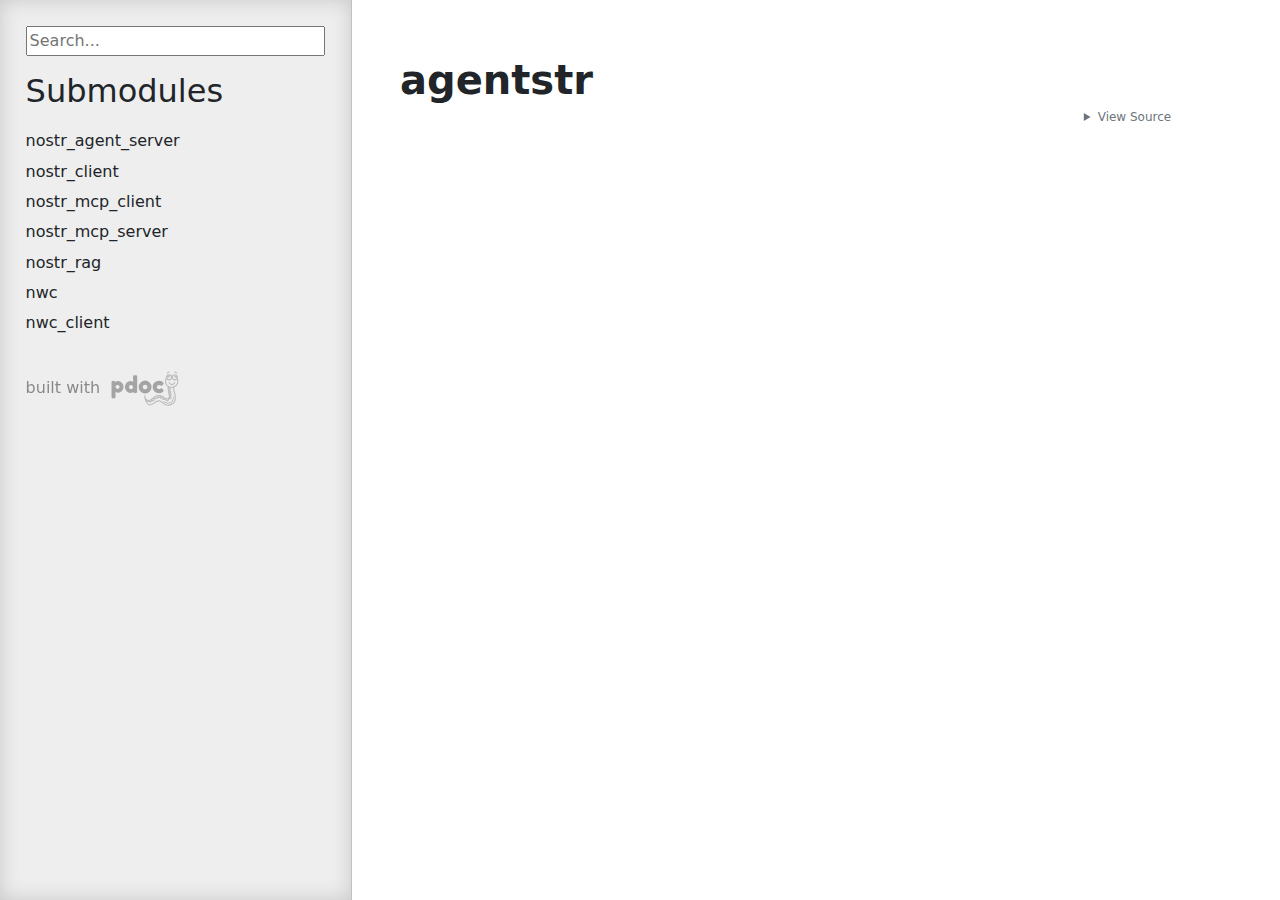
<file: docs/agentstr.html>
<!doctype html>
<html lang="en">
<head>
    <meta charset="utf-8">
    <meta name="viewport" content="width=device-width, initial-scale=1">
    <meta name="generator" content="pdoc 15.0.3"/>
    <title>agentstr API documentation</title>

    <style>/*! * Bootstrap Reboot v5.0.0 (https://getbootstrap.com/) * Copyright 2011-2021 The Bootstrap Authors * Copyright 2011-2021 Twitter, Inc. * Licensed under MIT (https://github.com/twbs/bootstrap/blob/main/LICENSE) * Forked from Normalize.css, licensed MIT (https://github.com/necolas/normalize.css/blob/master/LICENSE.md) */*,::after,::before{box-sizing:border-box}@media (prefers-reduced-motion:no-preference){:root{scroll-behavior:smooth}}body{margin:0;font-family:system-ui,-apple-system,"Segoe UI",Roboto,"Helvetica Neue",Arial,"Noto Sans","Liberation Sans",sans-serif,"Apple Color Emoji","Segoe UI Emoji","Segoe UI Symbol","Noto Color Emoji";font-size:1rem;font-weight:400;line-height:1.5;color:#212529;background-color:#fff;-webkit-text-size-adjust:100%;-webkit-tap-highlight-color:transparent}hr{margin:1rem 0;color:inherit;background-color:currentColor;border:0;opacity:.25}hr:not([size]){height:1px}h1,h2,h3,h4,h5,h6{margin-top:0;margin-bottom:.5rem;font-weight:500;line-height:1.2}h1{font-size:calc(1.375rem + 1.5vw)}@media (min-width:1200px){h1{font-size:2.5rem}}h2{font-size:calc(1.325rem + .9vw)}@media (min-width:1200px){h2{font-size:2rem}}h3{font-size:calc(1.3rem + .6vw)}@media (min-width:1200px){h3{font-size:1.75rem}}h4{font-size:calc(1.275rem + .3vw)}@media (min-width:1200px){h4{font-size:1.5rem}}h5{font-size:1.25rem}h6{font-size:1rem}p{margin-top:0;margin-bottom:1rem}abbr[data-bs-original-title],abbr[title]{-webkit-text-decoration:underline dotted;text-decoration:underline dotted;cursor:help;-webkit-text-decoration-skip-ink:none;text-decoration-skip-ink:none}address{margin-bottom:1rem;font-style:normal;line-height:inherit}ol,ul{padding-left:2rem}dl,ol,ul{margin-top:0;margin-bottom:1rem}ol ol,ol ul,ul ol,ul ul{margin-bottom:0}dt{font-weight:700}dd{margin-bottom:.5rem;margin-left:0}blockquote{margin:0 0 1rem}b,strong{font-weight:bolder}small{font-size:.875em}mark{padding:.2em;background-color:#fcf8e3}sub,sup{position:relative;font-size:.75em;line-height:0;vertical-align:baseline}sub{bottom:-.25em}sup{top:-.5em}a{color:#0d6efd;text-decoration:underline}a:hover{color:#0a58ca}a:not([href]):not([class]),a:not([href]):not([class]):hover{color:inherit;text-decoration:none}code,kbd,pre,samp{font-family:SFMono-Regular,Menlo,Monaco,Consolas,"Liberation Mono","Courier New",monospace;font-size:1em;direction:ltr;unicode-bidi:bidi-override}pre{display:block;margin-top:0;margin-bottom:1rem;overflow:auto;font-size:.875em}pre code{font-size:inherit;color:inherit;word-break:normal}code{font-size:.875em;color:#d63384;word-wrap:break-word}a>code{color:inherit}kbd{padding:.2rem .4rem;font-size:.875em;color:#fff;background-color:#212529;border-radius:.2rem}kbd kbd{padding:0;font-size:1em;font-weight:700}figure{margin:0 0 1rem}img,svg{vertical-align:middle}table{caption-side:bottom;border-collapse:collapse}caption{padding-top:.5rem;padding-bottom:.5rem;color:#6c757d;text-align:left}th{text-align:inherit;text-align:-webkit-match-parent}tbody,td,tfoot,th,thead,tr{border-color:inherit;border-style:solid;border-width:0}label{display:inline-block}button{border-radius:0}button:focus:not(:focus-visible){outline:0}button,input,optgroup,select,textarea{margin:0;font-family:inherit;font-size:inherit;line-height:inherit}button,select{text-transform:none}[role=button]{cursor:pointer}select{word-wrap:normal}select:disabled{opacity:1}[list]::-webkit-calendar-picker-indicator{display:none}[type=button],[type=reset],[type=submit],button{-webkit-appearance:button}[type=button]:not(:disabled),[type=reset]:not(:disabled),[type=submit]:not(:disabled),button:not(:disabled){cursor:pointer}::-moz-focus-inner{padding:0;border-style:none}textarea{resize:vertical}fieldset{min-width:0;padding:0;margin:0;border:0}legend{float:left;width:100%;padding:0;margin-bottom:.5rem;font-size:calc(1.275rem + .3vw);line-height:inherit}@media (min-width:1200px){legend{font-size:1.5rem}}legend+*{clear:left}::-webkit-datetime-edit-day-field,::-webkit-datetime-edit-fields-wrapper,::-webkit-datetime-edit-hour-field,::-webkit-datetime-edit-minute,::-webkit-datetime-edit-month-field,::-webkit-datetime-edit-text,::-webkit-datetime-edit-year-field{padding:0}::-webkit-inner-spin-button{height:auto}[type=search]{outline-offset:-2px;-webkit-appearance:textfield}::-webkit-search-decoration{-webkit-appearance:none}::-webkit-color-swatch-wrapper{padding:0}::file-selector-button{font:inherit}::-webkit-file-upload-button{font:inherit;-webkit-appearance:button}output{display:inline-block}iframe{border:0}summary{display:list-item;cursor:pointer}progress{vertical-align:baseline}[hidden]{display:none!important}</style>
    <style>/*! syntax-highlighting.css */pre{line-height:125%;}span.linenos{color:inherit; background-color:transparent; padding-left:5px; padding-right:20px;}.pdoc-code .hll{background-color:#ffffcc}.pdoc-code{background:#f8f8f8;}.pdoc-code .c{color:#3D7B7B; font-style:italic}.pdoc-code .err{border:1px solid #FF0000}.pdoc-code .k{color:#008000; font-weight:bold}.pdoc-code .o{color:#666666}.pdoc-code .ch{color:#3D7B7B; font-style:italic}.pdoc-code .cm{color:#3D7B7B; font-style:italic}.pdoc-code .cp{color:#9C6500}.pdoc-code .cpf{color:#3D7B7B; font-style:italic}.pdoc-code .c1{color:#3D7B7B; font-style:italic}.pdoc-code .cs{color:#3D7B7B; font-style:italic}.pdoc-code .gd{color:#A00000}.pdoc-code .ge{font-style:italic}.pdoc-code .gr{color:#E40000}.pdoc-code .gh{color:#000080; font-weight:bold}.pdoc-code .gi{color:#008400}.pdoc-code .go{color:#717171}.pdoc-code .gp{color:#000080; font-weight:bold}.pdoc-code .gs{font-weight:bold}.pdoc-code .gu{color:#800080; font-weight:bold}.pdoc-code .gt{color:#0044DD}.pdoc-code .kc{color:#008000; font-weight:bold}.pdoc-code .kd{color:#008000; font-weight:bold}.pdoc-code .kn{color:#008000; font-weight:bold}.pdoc-code .kp{color:#008000}.pdoc-code .kr{color:#008000; font-weight:bold}.pdoc-code .kt{color:#B00040}.pdoc-code .m{color:#666666}.pdoc-code .s{color:#BA2121}.pdoc-code .na{color:#687822}.pdoc-code .nb{color:#008000}.pdoc-code .nc{color:#0000FF; font-weight:bold}.pdoc-code .no{color:#880000}.pdoc-code .nd{color:#AA22FF}.pdoc-code .ni{color:#717171; font-weight:bold}.pdoc-code .ne{color:#CB3F38; font-weight:bold}.pdoc-code .nf{color:#0000FF}.pdoc-code .nl{color:#767600}.pdoc-code .nn{color:#0000FF; font-weight:bold}.pdoc-code .nt{color:#008000; font-weight:bold}.pdoc-code .nv{color:#19177C}.pdoc-code .ow{color:#AA22FF; font-weight:bold}.pdoc-code .w{color:#bbbbbb}.pdoc-code .mb{color:#666666}.pdoc-code .mf{color:#666666}.pdoc-code .mh{color:#666666}.pdoc-code .mi{color:#666666}.pdoc-code .mo{color:#666666}.pdoc-code .sa{color:#BA2121}.pdoc-code .sb{color:#BA2121}.pdoc-code .sc{color:#BA2121}.pdoc-code .dl{color:#BA2121}.pdoc-code .sd{color:#BA2121; font-style:italic}.pdoc-code .s2{color:#BA2121}.pdoc-code .se{color:#AA5D1F; font-weight:bold}.pdoc-code .sh{color:#BA2121}.pdoc-code .si{color:#A45A77; font-weight:bold}.pdoc-code .sx{color:#008000}.pdoc-code .sr{color:#A45A77}.pdoc-code .s1{color:#BA2121}.pdoc-code .ss{color:#19177C}.pdoc-code .bp{color:#008000}.pdoc-code .fm{color:#0000FF}.pdoc-code .vc{color:#19177C}.pdoc-code .vg{color:#19177C}.pdoc-code .vi{color:#19177C}.pdoc-code .vm{color:#19177C}.pdoc-code .il{color:#666666}</style>
    <style>/*! theme.css */:root{--pdoc-background:#fff;}.pdoc{--text:#212529;--muted:#6c757d;--link:#3660a5;--link-hover:#1659c5;--code:#f8f8f8;--active:#fff598;--accent:#eee;--accent2:#c1c1c1;--nav-hover:rgba(255, 255, 255, 0.5);--name:#0066BB;--def:#008800;--annotation:#007020;}</style>
    <style>/*! layout.css */html, body{width:100%;height:100%;}html, main{scroll-behavior:smooth;}body{background-color:var(--pdoc-background);}@media (max-width:769px){#navtoggle{cursor:pointer;position:absolute;width:50px;height:40px;top:1rem;right:1rem;border-color:var(--text);color:var(--text);display:flex;opacity:0.8;z-index:999;}#navtoggle:hover{opacity:1;}#togglestate + div{display:none;}#togglestate:checked + div{display:inherit;}main, header{padding:2rem 3vw;}header + main{margin-top:-3rem;}.git-button{display:none !important;}nav input[type="search"]{max-width:77%;}nav input[type="search"]:first-child{margin-top:-6px;}nav input[type="search"]:valid ~ *{display:none !important;}}@media (min-width:770px){:root{--sidebar-width:clamp(12.5rem, 28vw, 22rem);}nav{position:fixed;overflow:auto;height:100vh;width:var(--sidebar-width);}main, header{padding:3rem 2rem 3rem calc(var(--sidebar-width) + 3rem);width:calc(54rem + var(--sidebar-width));max-width:100%;}header + main{margin-top:-4rem;}#navtoggle{display:none;}}#togglestate{position:absolute;height:0;opacity:0;}nav.pdoc{--pad:clamp(0.5rem, 2vw, 1.75rem);--indent:1.5rem;background-color:var(--accent);border-right:1px solid var(--accent2);box-shadow:0 0 20px rgba(50, 50, 50, .2) inset;padding:0 0 0 var(--pad);overflow-wrap:anywhere;scrollbar-width:thin; scrollbar-color:var(--accent2) transparent; z-index:1}nav.pdoc::-webkit-scrollbar{width:.4rem; }nav.pdoc::-webkit-scrollbar-thumb{background-color:var(--accent2); }nav.pdoc > div{padding:var(--pad) 0;}nav.pdoc .module-list-button{display:inline-flex;align-items:center;color:var(--text);border-color:var(--muted);margin-bottom:1rem;}nav.pdoc .module-list-button:hover{border-color:var(--text);}nav.pdoc input[type=search]{display:block;outline-offset:0;width:calc(100% - var(--pad));}nav.pdoc .logo{max-width:calc(100% - var(--pad));max-height:35vh;display:block;margin:0 auto 1rem;transform:translate(calc(-.5 * var(--pad)), 0);}nav.pdoc ul{list-style:none;padding-left:0;}nav.pdoc > div > ul{margin-left:calc(0px - var(--pad));}nav.pdoc li a{padding:.2rem 0 .2rem calc(var(--pad) + var(--indent));}nav.pdoc > div > ul > li > a{padding-left:var(--pad);}nav.pdoc li{transition:all 100ms;}nav.pdoc li:hover{background-color:var(--nav-hover);}nav.pdoc a, nav.pdoc a:hover{color:var(--text);}nav.pdoc a{display:block;}nav.pdoc > h2:first-of-type{margin-top:1.5rem;}nav.pdoc .class:before{content:"class ";color:var(--muted);}nav.pdoc .function:after{content:"()";color:var(--muted);}nav.pdoc footer:before{content:"";display:block;width:calc(100% - var(--pad));border-top:solid var(--accent2) 1px;margin-top:1.5rem;padding-top:.5rem;}nav.pdoc footer{font-size:small;}</style>
    <style>/*! content.css */.pdoc{color:var(--text);box-sizing:border-box;line-height:1.5;background:none;}.pdoc .pdoc-button{cursor:pointer;display:inline-block;border:solid black 1px;border-radius:2px;font-size:.75rem;padding:calc(0.5em - 1px) 1em;transition:100ms all;}.pdoc .alert{padding:1rem 1rem 1rem calc(1.5rem + 24px);border:1px solid transparent;border-radius:.25rem;background-repeat:no-repeat;background-position:.75rem center;margin-bottom:1rem;}.pdoc .alert > em{display:none;}.pdoc .alert > *:last-child{margin-bottom:0;}.pdoc .alert.note{color:#084298;background-color:#cfe2ff;border-color:#b6d4fe;background-image:url("data:image/svg+xml,%3Csvg%20xmlns%3D%22http%3A//www.w3.org/2000/svg%22%20width%3D%2224%22%20height%3D%2224%22%20fill%3D%22%23084298%22%20viewBox%3D%220%200%2016%2016%22%3E%3Cpath%20d%3D%22M8%2016A8%208%200%201%200%208%200a8%208%200%200%200%200%2016zm.93-9.412-1%204.705c-.07.34.029.533.304.533.194%200%20.487-.07.686-.246l-.088.416c-.287.346-.92.598-1.465.598-.703%200-1.002-.422-.808-1.319l.738-3.468c.064-.293.006-.399-.287-.47l-.451-.081.082-.381%202.29-.287zM8%205.5a1%201%200%201%201%200-2%201%201%200%200%201%200%202z%22/%3E%3C/svg%3E");}.pdoc .alert.tip{color:#0a3622;background-color:#d1e7dd;border-color:#a3cfbb;background-image:url("data:image/svg+xml,%3Csvg%20xmlns%3D%22http%3A//www.w3.org/2000/svg%22%20width%3D%2224%22%20height%3D%2224%22%20fill%3D%22%230a3622%22%20viewBox%3D%220%200%2016%2016%22%3E%3Cpath%20d%3D%22M2%206a6%206%200%201%201%2010.174%204.31c-.203.196-.359.4-.453.619l-.762%201.769A.5.5%200%200%201%2010.5%2013a.5.5%200%200%201%200%201%20.5.5%200%200%201%200%201l-.224.447a1%201%200%200%201-.894.553H6.618a1%201%200%200%201-.894-.553L5.5%2015a.5.5%200%200%201%200-1%20.5.5%200%200%201%200-1%20.5.5%200%200%201-.46-.302l-.761-1.77a2%202%200%200%200-.453-.618A5.98%205.98%200%200%201%202%206m6-5a5%205%200%200%200-3.479%208.592c.263.254.514.564.676.941L5.83%2012h4.342l.632-1.467c.162-.377.413-.687.676-.941A5%205%200%200%200%208%201%22/%3E%3C/svg%3E");}.pdoc .alert.important{color:#055160;background-color:#cff4fc;border-color:#9eeaf9;background-image:url("data:image/svg+xml,%3Csvg%20xmlns%3D%22http%3A//www.w3.org/2000/svg%22%20width%3D%2224%22%20height%3D%2224%22%20fill%3D%22%23055160%22%20viewBox%3D%220%200%2016%2016%22%3E%3Cpath%20d%3D%22M2%200a2%202%200%200%200-2%202v12a2%202%200%200%200%202%202h12a2%202%200%200%200%202-2V2a2%202%200%200%200-2-2zm6%204c.535%200%20.954.462.9.995l-.35%203.507a.552.552%200%200%201-1.1%200L7.1%204.995A.905.905%200%200%201%208%204m.002%206a1%201%200%201%201%200%202%201%201%200%200%201%200-2%22/%3E%3C/svg%3E");}.pdoc .alert.warning{color:#664d03;background-color:#fff3cd;border-color:#ffecb5;background-image:url("data:image/svg+xml,%3Csvg%20xmlns%3D%22http%3A//www.w3.org/2000/svg%22%20width%3D%2224%22%20height%3D%2224%22%20fill%3D%22%23664d03%22%20viewBox%3D%220%200%2016%2016%22%3E%3Cpath%20d%3D%22M8.982%201.566a1.13%201.13%200%200%200-1.96%200L.165%2013.233c-.457.778.091%201.767.98%201.767h13.713c.889%200%201.438-.99.98-1.767L8.982%201.566zM8%205c.535%200%20.954.462.9.995l-.35%203.507a.552.552%200%200%201-1.1%200L7.1%205.995A.905.905%200%200%201%208%205zm.002%206a1%201%200%201%201%200%202%201%201%200%200%201%200-2z%22/%3E%3C/svg%3E");}.pdoc .alert.caution{color:#842029;background-color:#f8d7da;border-color:#f5c2c7;background-image:url("data:image/svg+xml,%3Csvg%20xmlns%3D%22http%3A//www.w3.org/2000/svg%22%20width%3D%2224%22%20height%3D%2224%22%20fill%3D%22%23842029%22%20viewBox%3D%220%200%2016%2016%22%3E%3Cpath%20d%3D%22M11.46.146A.5.5%200%200%200%2011.107%200H4.893a.5.5%200%200%200-.353.146L.146%204.54A.5.5%200%200%200%200%204.893v6.214a.5.5%200%200%200%20.146.353l4.394%204.394a.5.5%200%200%200%20.353.146h6.214a.5.5%200%200%200%20.353-.146l4.394-4.394a.5.5%200%200%200%20.146-.353V4.893a.5.5%200%200%200-.146-.353zM8%204c.535%200%20.954.462.9.995l-.35%203.507a.552.552%200%200%201-1.1%200L7.1%204.995A.905.905%200%200%201%208%204m.002%206a1%201%200%201%201%200%202%201%201%200%200%201%200-2%22/%3E%3C/svg%3E");}.pdoc .alert.danger{color:#842029;background-color:#f8d7da;border-color:#f5c2c7;background-image:url("data:image/svg+xml,%3Csvg%20xmlns%3D%22http%3A//www.w3.org/2000/svg%22%20width%3D%2224%22%20height%3D%2224%22%20fill%3D%22%23842029%22%20viewBox%3D%220%200%2016%2016%22%3E%3Cpath%20d%3D%22M5.52.359A.5.5%200%200%201%206%200h4a.5.5%200%200%201%20.474.658L8.694%206H12.5a.5.5%200%200%201%20.395.807l-7%209a.5.5%200%200%201-.873-.454L6.823%209.5H3.5a.5.5%200%200%201-.48-.641l2.5-8.5z%22/%3E%3C/svg%3E");}.pdoc .visually-hidden{position:absolute !important;width:1px !important;height:1px !important;padding:0 !important;margin:-1px !important;overflow:hidden !important;clip:rect(0, 0, 0, 0) !important;white-space:nowrap !important;border:0 !important;}.pdoc h1, .pdoc h2, .pdoc h3{font-weight:300;margin:.3em 0;padding:.2em 0;}.pdoc > section:not(.module-info) h1{font-size:1.5rem;font-weight:500;}.pdoc > section:not(.module-info) h2{font-size:1.4rem;font-weight:500;}.pdoc > section:not(.module-info) h3{font-size:1.3rem;font-weight:500;}.pdoc > section:not(.module-info) h4{font-size:1.2rem;}.pdoc > section:not(.module-info) h5{font-size:1.1rem;}.pdoc a{text-decoration:none;color:var(--link);}.pdoc a:hover{color:var(--link-hover);}.pdoc blockquote{margin-left:2rem;}.pdoc pre{border-top:1px solid var(--accent2);border-bottom:1px solid var(--accent2);margin-top:0;margin-bottom:1em;padding:.5rem 0 .5rem .5rem;overflow-x:auto;background-color:var(--code);}.pdoc code{color:var(--text);padding:.2em .4em;margin:0;font-size:85%;background-color:var(--accent);border-radius:6px;}.pdoc a > code{color:inherit;}.pdoc pre > code{display:inline-block;font-size:inherit;background:none;border:none;padding:0;}.pdoc > section:not(.module-info){margin-bottom:1.5rem;}.pdoc .modulename{margin-top:0;font-weight:bold;}.pdoc .modulename a{color:var(--link);transition:100ms all;}.pdoc .git-button{float:right;border:solid var(--link) 1px;}.pdoc .git-button:hover{background-color:var(--link);color:var(--pdoc-background);}.view-source-toggle-state,.view-source-toggle-state ~ .pdoc-code{display:none;}.view-source-toggle-state:checked ~ .pdoc-code{display:block;}.view-source-button{display:inline-block;float:right;font-size:.75rem;line-height:1.5rem;color:var(--muted);padding:0 .4rem 0 1.3rem;cursor:pointer;text-indent:-2px;}.view-source-button > span{visibility:hidden;}.module-info .view-source-button{float:none;display:flex;justify-content:flex-end;margin:-1.2rem .4rem -.2rem 0;}.view-source-button::before{position:absolute;content:"View Source";display:list-item;list-style-type:disclosure-closed;}.view-source-toggle-state:checked ~ .attr .view-source-button::before,.view-source-toggle-state:checked ~ .view-source-button::before{list-style-type:disclosure-open;}.pdoc .docstring{margin-bottom:1.5rem;}.pdoc section:not(.module-info) .docstring{margin-left:clamp(0rem, 5vw - 2rem, 1rem);}.pdoc .docstring .pdoc-code{margin-left:1em;margin-right:1em;}.pdoc h1:target,.pdoc h2:target,.pdoc h3:target,.pdoc h4:target,.pdoc h5:target,.pdoc h6:target,.pdoc .pdoc-code > pre > span:target{background-color:var(--active);box-shadow:-1rem 0 0 0 var(--active);}.pdoc .pdoc-code > pre > span:target{display:block;}.pdoc div:target > .attr,.pdoc section:target > .attr,.pdoc dd:target > a{background-color:var(--active);}.pdoc *{scroll-margin:2rem;}.pdoc .pdoc-code .linenos{user-select:none;}.pdoc .attr:hover{filter:contrast(0.95);}.pdoc section, .pdoc .classattr{position:relative;}.pdoc .headerlink{--width:clamp(1rem, 3vw, 2rem);position:absolute;top:0;left:calc(0rem - var(--width));transition:all 100ms ease-in-out;opacity:0;}.pdoc .headerlink::before{content:"#";display:block;text-align:center;width:var(--width);height:2.3rem;line-height:2.3rem;font-size:1.5rem;}.pdoc .attr:hover ~ .headerlink,.pdoc *:target > .headerlink,.pdoc .headerlink:hover{opacity:1;}.pdoc .attr{display:block;margin:.5rem 0 .5rem;padding:.4rem .4rem .4rem 1rem;background-color:var(--accent);overflow-x:auto;}.pdoc .classattr{margin-left:2rem;}.pdoc .decorator-deprecated{color:#842029;}.pdoc .decorator-deprecated ~ span{filter:grayscale(1) opacity(0.8);}.pdoc .name{color:var(--name);font-weight:bold;}.pdoc .def{color:var(--def);font-weight:bold;}.pdoc .signature{background-color:transparent;}.pdoc .param, .pdoc .return-annotation{white-space:pre;}.pdoc .signature.multiline .param{display:block;}.pdoc .signature.condensed .param{display:inline-block;}.pdoc .annotation{color:var(--annotation);}.pdoc .view-value-toggle-state,.pdoc .view-value-toggle-state ~ .default_value{display:none;}.pdoc .view-value-toggle-state:checked ~ .default_value{display:inherit;}.pdoc .view-value-button{font-size:.5rem;vertical-align:middle;border-style:dashed;margin-top:-0.1rem;}.pdoc .view-value-button:hover{background:white;}.pdoc .view-value-button::before{content:"show";text-align:center;width:2.2em;display:inline-block;}.pdoc .view-value-toggle-state:checked ~ .view-value-button::before{content:"hide";}.pdoc .inherited{margin-left:2rem;}.pdoc .inherited dt{font-weight:700;}.pdoc .inherited dt, .pdoc .inherited dd{display:inline;margin-left:0;margin-bottom:.5rem;}.pdoc .inherited dd:not(:last-child):after{content:", ";}.pdoc .inherited .class:before{content:"class ";}.pdoc .inherited .function a:after{content:"()";}.pdoc .search-result .docstring{overflow:auto;max-height:25vh;}.pdoc .search-result.focused > .attr{background-color:var(--active);}.pdoc .attribution{margin-top:2rem;display:block;opacity:0.5;transition:all 200ms;filter:grayscale(100%);}.pdoc .attribution:hover{opacity:1;filter:grayscale(0%);}.pdoc .attribution img{margin-left:5px;height:35px;vertical-align:middle;width:70px;transition:all 200ms;}.pdoc table{display:block;width:max-content;max-width:100%;overflow:auto;margin-bottom:1rem;}.pdoc table th{font-weight:600;}.pdoc table th, .pdoc table td{padding:6px 13px;border:1px solid var(--accent2);}</style>
    <style>/*! custom.css */</style></head>
<body>
    <nav class="pdoc">
        <label id="navtoggle" for="togglestate" class="pdoc-button"><svg xmlns='http://www.w3.org/2000/svg' viewBox='0 0 30 30'><path stroke-linecap='round' stroke="currentColor" stroke-miterlimit='10' stroke-width='2' d='M4 7h22M4 15h22M4 23h22'/></svg></label>
        <input id="togglestate" type="checkbox" aria-hidden="true" tabindex="-1">
        <div>

            <input type="search" placeholder="Search..." role="searchbox" aria-label="search"
                   pattern=".+" required>


            <h2>Submodules</h2>
            <ul>
                    <li><a href="agentstr/nostr_agent_server.html">nostr_agent_server</a></li>
                    <li><a href="agentstr/nostr_client.html">nostr_client</a></li>
                    <li><a href="agentstr/nostr_mcp_client.html">nostr_mcp_client</a></li>
                    <li><a href="agentstr/nostr_mcp_server.html">nostr_mcp_server</a></li>
                    <li><a href="agentstr/nostr_rag.html">nostr_rag</a></li>
                    <li><a href="agentstr/nwc.html">nwc</a></li>
                    <li><a href="agentstr/nwc_client.html">nwc_client</a></li>
            </ul>



        <a class="attribution" title="pdoc: Python API documentation generator" href="https://pdoc.dev" target="_blank">
            built with <span class="visually-hidden">pdoc</span><img
                alt="pdoc logo"
                src="data:image/svg+xml,%3Csvg%20xmlns%3D%22http%3A//www.w3.org/2000/svg%22%20role%3D%22img%22%20aria-label%3D%22pdoc%20logo%22%20width%3D%22300%22%20height%3D%22150%22%20viewBox%3D%22-1%200%2060%2030%22%3E%3Ctitle%3Epdoc%3C/title%3E%3Cpath%20d%3D%22M29.621%2021.293c-.011-.273-.214-.475-.511-.481a.5.5%200%200%200-.489.503l-.044%201.393c-.097.551-.695%201.215-1.566%201.704-.577.428-1.306.486-2.193.182-1.426-.617-2.467-1.654-3.304-2.487l-.173-.172a3.43%203.43%200%200%200-.365-.306.49.49%200%200%200-.286-.196c-1.718-1.06-4.931-1.47-7.353.191l-.219.15c-1.707%201.187-3.413%202.131-4.328%201.03-.02-.027-.49-.685-.141-1.763.233-.721.546-2.408.772-4.076.042-.09.067-.187.046-.288.166-1.347.277-2.625.241-3.351%201.378-1.008%202.271-2.586%202.271-4.362%200-.976-.272-1.935-.788-2.774-.057-.094-.122-.18-.184-.268.033-.167.052-.339.052-.516%200-1.477-1.202-2.679-2.679-2.679-.791%200-1.496.352-1.987.9a6.3%206.3%200%200%200-1.001.029c-.492-.564-1.207-.929-2.012-.929-1.477%200-2.679%201.202-2.679%202.679A2.65%202.65%200%200%200%20.97%206.554c-.383.747-.595%201.572-.595%202.41%200%202.311%201.507%204.29%203.635%205.107-.037.699-.147%202.27-.423%203.294l-.137.461c-.622%202.042-2.515%208.257%201.727%2010.643%201.614.908%203.06%201.248%204.317%201.248%202.665%200%204.492-1.524%205.322-2.401%201.476-1.559%202.886-1.854%206.491.82%201.877%201.393%203.514%201.753%204.861%201.068%202.223-1.713%202.811-3.867%203.399-6.374.077-.846.056-1.469.054-1.537zm-4.835%204.313c-.054.305-.156.586-.242.629-.034-.007-.131-.022-.307-.157-.145-.111-.314-.478-.456-.908.221.121.432.25.675.355.115.039.219.051.33.081zm-2.251-1.238c-.05.33-.158.648-.252.694-.022.001-.125-.018-.307-.157-.217-.166-.488-.906-.639-1.573.358.344.754.693%201.198%201.036zm-3.887-2.337c-.006-.116-.018-.231-.041-.342.635.145%201.189.368%201.599.625.097.231.166.481.174.642-.03.049-.055.101-.067.158-.046.013-.128.026-.298.004-.278-.037-.901-.57-1.367-1.087zm-1.127-.497c.116.306.176.625.12.71-.019.014-.117.045-.345.016-.206-.027-.604-.332-.986-.695.41-.051.816-.056%201.211-.031zm-4.535%201.535c.209.22.379.47.358.598-.006.041-.088.138-.351.234-.144.055-.539-.063-.979-.259a11.66%2011.66%200%200%200%20.972-.573zm.983-.664c.359-.237.738-.418%201.126-.554.25.237.479.548.457.694-.006.042-.087.138-.351.235-.174.064-.694-.105-1.232-.375zm-3.381%201.794c-.022.145-.061.29-.149.401-.133.166-.358.248-.69.251h-.002c-.133%200-.306-.26-.45-.621.417.091.854.07%201.291-.031zm-2.066-8.077a4.78%204.78%200%200%201-.775-.584c.172-.115.505-.254.88-.378l-.105.962zm-.331%202.302a10.32%2010.32%200%200%201-.828-.502c.202-.143.576-.328.984-.49l-.156.992zm-.45%202.157l-.701-.403c.214-.115.536-.249.891-.376a11.57%2011.57%200%200%201-.19.779zm-.181%201.716c.064.398.194.702.298.893-.194-.051-.435-.162-.736-.398.061-.119.224-.3.438-.495zM8.87%204.141c0%20.152-.123.276-.276.276s-.275-.124-.275-.276.123-.276.276-.276.275.124.275.276zm-.735-.389a1.15%201.15%200%200%200-.314.783%201.16%201.16%200%200%200%201.162%201.162c.457%200%20.842-.27%201.032-.653.026.117.042.238.042.362a1.68%201.68%200%200%201-1.679%201.679%201.68%201.68%200%200%201-1.679-1.679c0-.843.626-1.535%201.436-1.654zM5.059%205.406A1.68%201.68%200%200%201%203.38%207.085a1.68%201.68%200%200%201-1.679-1.679c0-.037.009-.072.011-.109.21.3.541.508.935.508a1.16%201.16%200%200%200%201.162-1.162%201.14%201.14%200%200%200-.474-.912c.015%200%20.03-.005.045-.005.926.001%201.679.754%201.679%201.68zM3.198%204.141c0%20.152-.123.276-.276.276s-.275-.124-.275-.276.123-.276.276-.276.275.124.275.276zM1.375%208.964c0-.52.103-1.035.288-1.52.466.394%201.06.64%201.717.64%201.144%200%202.116-.725%202.499-1.738.383%201.012%201.355%201.738%202.499%201.738.867%200%201.631-.421%202.121-1.062.307.605.478%201.267.478%201.942%200%202.486-2.153%204.51-4.801%204.51s-4.801-2.023-4.801-4.51zm24.342%2019.349c-.985.498-2.267.168-3.813-.979-3.073-2.281-5.453-3.199-7.813-.705-1.315%201.391-4.163%203.365-8.423.97-3.174-1.786-2.239-6.266-1.261-9.479l.146-.492c.276-1.02.395-2.457.444-3.268a6.11%206.11%200%200%200%201.18.115%206.01%206.01%200%200%200%202.536-.562l-.006.175c-.802.215-1.848.612-2.021%201.25-.079.295.021.601.274.837.219.203.415.364.598.501-.667.304-1.243.698-1.311%201.179-.02.144-.022.507.393.787.213.144.395.26.564.365-1.285.521-1.361.96-1.381%201.126-.018.142-.011.496.427.746l.854.489c-.473.389-.971.914-.999%201.429-.018.278.095.532.316.713.675.556%201.231.721%201.653.721.059%200%20.104-.014.158-.02.207.707.641%201.64%201.513%201.64h.013c.8-.008%201.236-.345%201.462-.626.173-.216.268-.457.325-.692.424.195.93.374%201.372.374.151%200%20.294-.021.423-.068.732-.27.944-.704.993-1.021.009-.061.003-.119.002-.179.266.086.538.147.789.147.15%200%20.294-.021.423-.069.542-.2.797-.489.914-.754.237.147.478.258.704.288.106.014.205.021.296.021.356%200%20.595-.101.767-.229.438.435%201.094.992%201.656%201.067.106.014.205.021.296.021a1.56%201.56%200%200%200%20.323-.035c.17.575.453%201.289.866%201.605.358.273.665.362.914.362a.99.99%200%200%200%20.421-.093%201.03%201.03%200%200%200%20.245-.164c.168.428.39.846.68%201.068.358.273.665.362.913.362a.99.99%200%200%200%20.421-.093c.317-.148.512-.448.639-.762.251.157.495.257.726.257.127%200%20.25-.024.37-.071.427-.17.706-.617.841-1.314.022-.015.047-.022.068-.038.067-.051.133-.104.196-.159-.443%201.486-1.107%202.761-2.086%203.257zM8.66%209.925a.5.5%200%201%200-1%200c0%20.653-.818%201.205-1.787%201.205s-1.787-.552-1.787-1.205a.5.5%200%201%200-1%200c0%201.216%201.25%202.205%202.787%202.205s2.787-.989%202.787-2.205zm4.4%2015.965l-.208.097c-2.661%201.258-4.708%201.436-6.086.527-1.542-1.017-1.88-3.19-1.844-4.198a.4.4%200%200%200-.385-.414c-.242-.029-.406.164-.414.385-.046%201.249.367%203.686%202.202%204.896.708.467%201.547.7%202.51.7%201.248%200%202.706-.392%204.362-1.174l.185-.086a.4.4%200%200%200%20.205-.527c-.089-.204-.326-.291-.527-.206zM9.547%202.292c.093.077.205.114.317.114a.5.5%200%200%200%20.318-.886L8.817.397a.5.5%200%200%200-.703.068.5.5%200%200%200%20.069.703l1.364%201.124zm-7.661-.065c.086%200%20.173-.022.253-.068l1.523-.893a.5.5%200%200%200-.506-.863l-1.523.892a.5.5%200%200%200-.179.685c.094.158.261.247.432.247z%22%20transform%3D%22matrix%28-1%200%200%201%2058%200%29%22%20fill%3D%22%233bb300%22/%3E%3Cpath%20d%3D%22M.3%2021.86V10.18q0-.46.02-.68.04-.22.18-.5.28-.54%201.34-.54%201.06%200%201.42.28.38.26.44.78.76-1.04%202.38-1.04%201.64%200%203.1%201.54%201.46%201.54%201.46%203.58%200%202.04-1.46%203.58-1.44%201.54-3.08%201.54-1.64%200-2.38-.92v4.04q0%20.46-.04.68-.02.22-.18.5-.14.3-.5.42-.36.12-.98.12-.62%200-1-.12-.36-.12-.52-.4-.14-.28-.18-.5-.02-.22-.02-.68zm3.96-9.42q-.46.54-.46%201.18%200%20.64.46%201.18.48.52%201.2.52.74%200%201.24-.52.52-.52.52-1.18%200-.66-.48-1.18-.48-.54-1.26-.54-.76%200-1.22.54zm14.741-8.36q.16-.3.54-.42.38-.12%201-.12.64%200%201.02.12.38.12.52.42.16.3.18.54.04.22.04.68v11.94q0%20.46-.04.7-.02.22-.18.5-.3.54-1.7.54-1.38%200-1.54-.98-.84.96-2.34.96-1.8%200-3.28-1.56-1.48-1.58-1.48-3.66%200-2.1%201.48-3.68%201.5-1.58%203.28-1.58%201.48%200%202.3%201v-4.2q0-.46.02-.68.04-.24.18-.52zm-3.24%2010.86q.52.54%201.26.54.74%200%201.22-.54.5-.54.5-1.18%200-.66-.48-1.22-.46-.56-1.26-.56-.8%200-1.28.56-.48.54-.48%201.2%200%20.66.52%201.2zm7.833-1.2q0-2.4%201.68-3.96%201.68-1.56%203.84-1.56%202.16%200%203.82%201.56%201.66%201.54%201.66%203.94%200%201.66-.86%202.96-.86%201.28-2.1%201.9-1.22.6-2.54.6-1.32%200-2.56-.64-1.24-.66-2.1-1.92-.84-1.28-.84-2.88zm4.18%201.44q.64.48%201.3.48.66%200%201.32-.5.66-.5.66-1.48%200-.98-.62-1.46-.62-.48-1.34-.48-.72%200-1.34.5-.62.5-.62%201.48%200%20.96.64%201.46zm11.412-1.44q0%20.84.56%201.32.56.46%201.18.46.64%200%201.18-.36.56-.38.9-.38.6%200%201.46%201.06.46.58.46%201.04%200%20.76-1.1%201.42-1.14.8-2.8.8-1.86%200-3.58-1.34-.82-.64-1.34-1.7-.52-1.08-.52-2.36%200-1.3.52-2.34.52-1.06%201.34-1.7%201.66-1.32%203.54-1.32.76%200%201.48.22.72.2%201.06.4l.32.2q.36.24.56.38.52.4.52.92%200%20.5-.42%201.14-.72%201.1-1.38%201.1-.38%200-1.08-.44-.36-.34-1.04-.34-.66%200-1.24.48-.58.48-.58%201.34z%22%20fill%3D%22green%22/%3E%3C/svg%3E"/>
        </a>
</div>
    </nav>
    <main class="pdoc">
            <section class="module-info">
                    <h1 class="modulename">
agentstr    </h1>

                
                        <input id="mod-agentstr-view-source" class="view-source-toggle-state" type="checkbox" aria-hidden="true" tabindex="-1">

                        <label class="view-source-button" for="mod-agentstr-view-source"><span>View Source</span></label>

                        <div class="pdoc-code codehilite"><pre><span></span><span id="L-1"><a href="#L-1"><span class="linenos">1</span></a><span class="kn">from</span><span class="w"> </span><span class="nn">agentstr.nostr_client</span><span class="w"> </span><span class="kn">import</span> <span class="n">NostrClient</span>
</span><span id="L-2"><a href="#L-2"><span class="linenos">2</span></a><span class="kn">from</span><span class="w"> </span><span class="nn">agentstr.nostr_agent_server</span><span class="w"> </span><span class="kn">import</span> <span class="n">NostrAgentServer</span>
</span><span id="L-3"><a href="#L-3"><span class="linenos">3</span></a><span class="kn">from</span><span class="w"> </span><span class="nn">agentstr.nostr_mcp_server</span><span class="w"> </span><span class="kn">import</span> <span class="n">NostrMCPServer</span>
</span><span id="L-4"><a href="#L-4"><span class="linenos">4</span></a><span class="kn">from</span><span class="w"> </span><span class="nn">agentstr.nostr_mcp_client</span><span class="w"> </span><span class="kn">import</span> <span class="n">NostrMCPClient</span>
</span><span id="L-5"><a href="#L-5"><span class="linenos">5</span></a><span class="kn">from</span><span class="w"> </span><span class="nn">agentstr.nostr_rag</span><span class="w"> </span><span class="kn">import</span> <span class="n">NostrRAG</span>
</span><span id="L-6"><a href="#L-6"><span class="linenos">6</span></a><span class="kn">from</span><span class="w"> </span><span class="nn">agentstr.nwc_client</span><span class="w"> </span><span class="kn">import</span> <span class="n">NWCClient</span>
</span></pre></div>


            </section>
    </main>
<script>
    function escapeHTML(html) {
        return document.createElement('div').appendChild(document.createTextNode(html)).parentNode.innerHTML;
    }

    const originalContent = document.querySelector("main.pdoc");
    let currentContent = originalContent;

    function setContent(innerHTML) {
        let elem;
        if (innerHTML) {
            elem = document.createElement("main");
            elem.classList.add("pdoc");
            elem.innerHTML = innerHTML;
        } else {
            elem = originalContent;
        }
        if (currentContent !== elem) {
            currentContent.replaceWith(elem);
            currentContent = elem;
        }
    }

    function getSearchTerm() {
        return (new URL(window.location)).searchParams.get("search");
    }

    const searchBox = document.querySelector(".pdoc input[type=search]");
    searchBox.addEventListener("input", function () {
        let url = new URL(window.location);
        if (searchBox.value.trim()) {
            url.hash = "";
            url.searchParams.set("search", searchBox.value);
        } else {
            url.searchParams.delete("search");
        }
        history.replaceState("", "", url.toString());
        onInput();
    });
    window.addEventListener("popstate", onInput);


    let search, searchErr;

    async function initialize() {
        try {
            search = await new Promise((resolve, reject) => {
                const script = document.createElement("script");
                script.type = "text/javascript";
                script.async = true;
                script.onload = () => resolve(window.pdocSearch);
                script.onerror = (e) => reject(e);
                script.src = "search.js";
                document.getElementsByTagName("head")[0].appendChild(script);
            });
        } catch (e) {
            console.error("Cannot fetch pdoc search index");
            searchErr = "Cannot fetch search index.";
        }
        onInput();

        document.querySelector("nav.pdoc").addEventListener("click", e => {
            if (e.target.hash) {
                searchBox.value = "";
                searchBox.dispatchEvent(new Event("input"));
            }
        });
    }

    function onInput() {
        setContent((() => {
            const term = getSearchTerm();
            if (!term) {
                return null
            }
            if (searchErr) {
                return `<h3>Error: ${searchErr}</h3>`
            }
            if (!search) {
                return "<h3>Searching...</h3>"
            }

            window.scrollTo({top: 0, left: 0, behavior: 'auto'});

            const results = search(term);

            let html;
            if (results.length === 0) {
                html = `No search results for '${escapeHTML(term)}'.`
            } else {
                html = `<h4>${results.length} search result${results.length > 1 ? "s" : ""} for '${escapeHTML(term)}'.</h4>`;
            }
            for (let result of results.slice(0, 10)) {
                let doc = result.doc;
                let url = `${doc.modulename.replaceAll(".", "/")}.html`;
                if (doc.qualname) {
                    url += `#${doc.qualname}`;
                }

                let heading;
                switch (result.doc.kind) {
                    case "function":
                        if (doc.fullname.endsWith(".__init__")) {
                            heading = `<span class="name">${doc.fullname.replace(/\.__init__$/, "")}</span>${doc.signature}`;
                        } else {
                            heading = `<span class="def">${doc.funcdef}</span> <span class="name">${doc.fullname}</span>${doc.signature}`;
                        }
                        break;
                    case "class":
                        heading = `<span class="def">class</span> <span class="name">${doc.fullname}</span>`;
                        if (doc.bases)
                            heading += `<wbr>(<span class="base">${doc.bases}</span>)`;
                        heading += `:`;
                        break;
                    case "variable":
                        heading = `<span class="name">${doc.fullname}</span>`;
                        if (doc.annotation)
                            heading += `<span class="annotation">${doc.annotation}</span>`;
                        if (doc.default_value)
                            heading += `<span class="default_value"> = ${doc.default_value}</span>`;
                        break;
                    default:
                        heading = `<span class="name">${doc.fullname}</span>`;
                        break;
                }
                html += `
                        <section class="search-result">
                        <a href="${url}" class="attr ${doc.kind}">${heading}</a>
                        <div class="docstring">${doc.doc}</div>
                        </section>
                    `;

            }
            return html;
        })());
    }

    if (getSearchTerm()) {
        initialize();
        searchBox.value = getSearchTerm();
        onInput();
    } else {
        searchBox.addEventListener("focus", initialize, {once: true});
    }

    searchBox.addEventListener("keydown", e => {
        if (["ArrowDown", "ArrowUp", "Enter"].includes(e.key)) {
            let focused = currentContent.querySelector(".search-result.focused");
            if (!focused) {
                currentContent.querySelector(".search-result").classList.add("focused");
            } else if (
                e.key === "ArrowDown"
                && focused.nextElementSibling
                && focused.nextElementSibling.classList.contains("search-result")
            ) {
                focused.classList.remove("focused");
                focused.nextElementSibling.classList.add("focused");
                focused.nextElementSibling.scrollIntoView({
                    behavior: "smooth",
                    block: "nearest",
                    inline: "nearest"
                });
            } else if (
                e.key === "ArrowUp"
                && focused.previousElementSibling
                && focused.previousElementSibling.classList.contains("search-result")
            ) {
                focused.classList.remove("focused");
                focused.previousElementSibling.classList.add("focused");
                focused.previousElementSibling.scrollIntoView({
                    behavior: "smooth",
                    block: "nearest",
                    inline: "nearest"
                });
            } else if (
                e.key === "Enter"
            ) {
                focused.querySelector("a").click();
            }
        }
    });
</script></body>
</html>
</file>
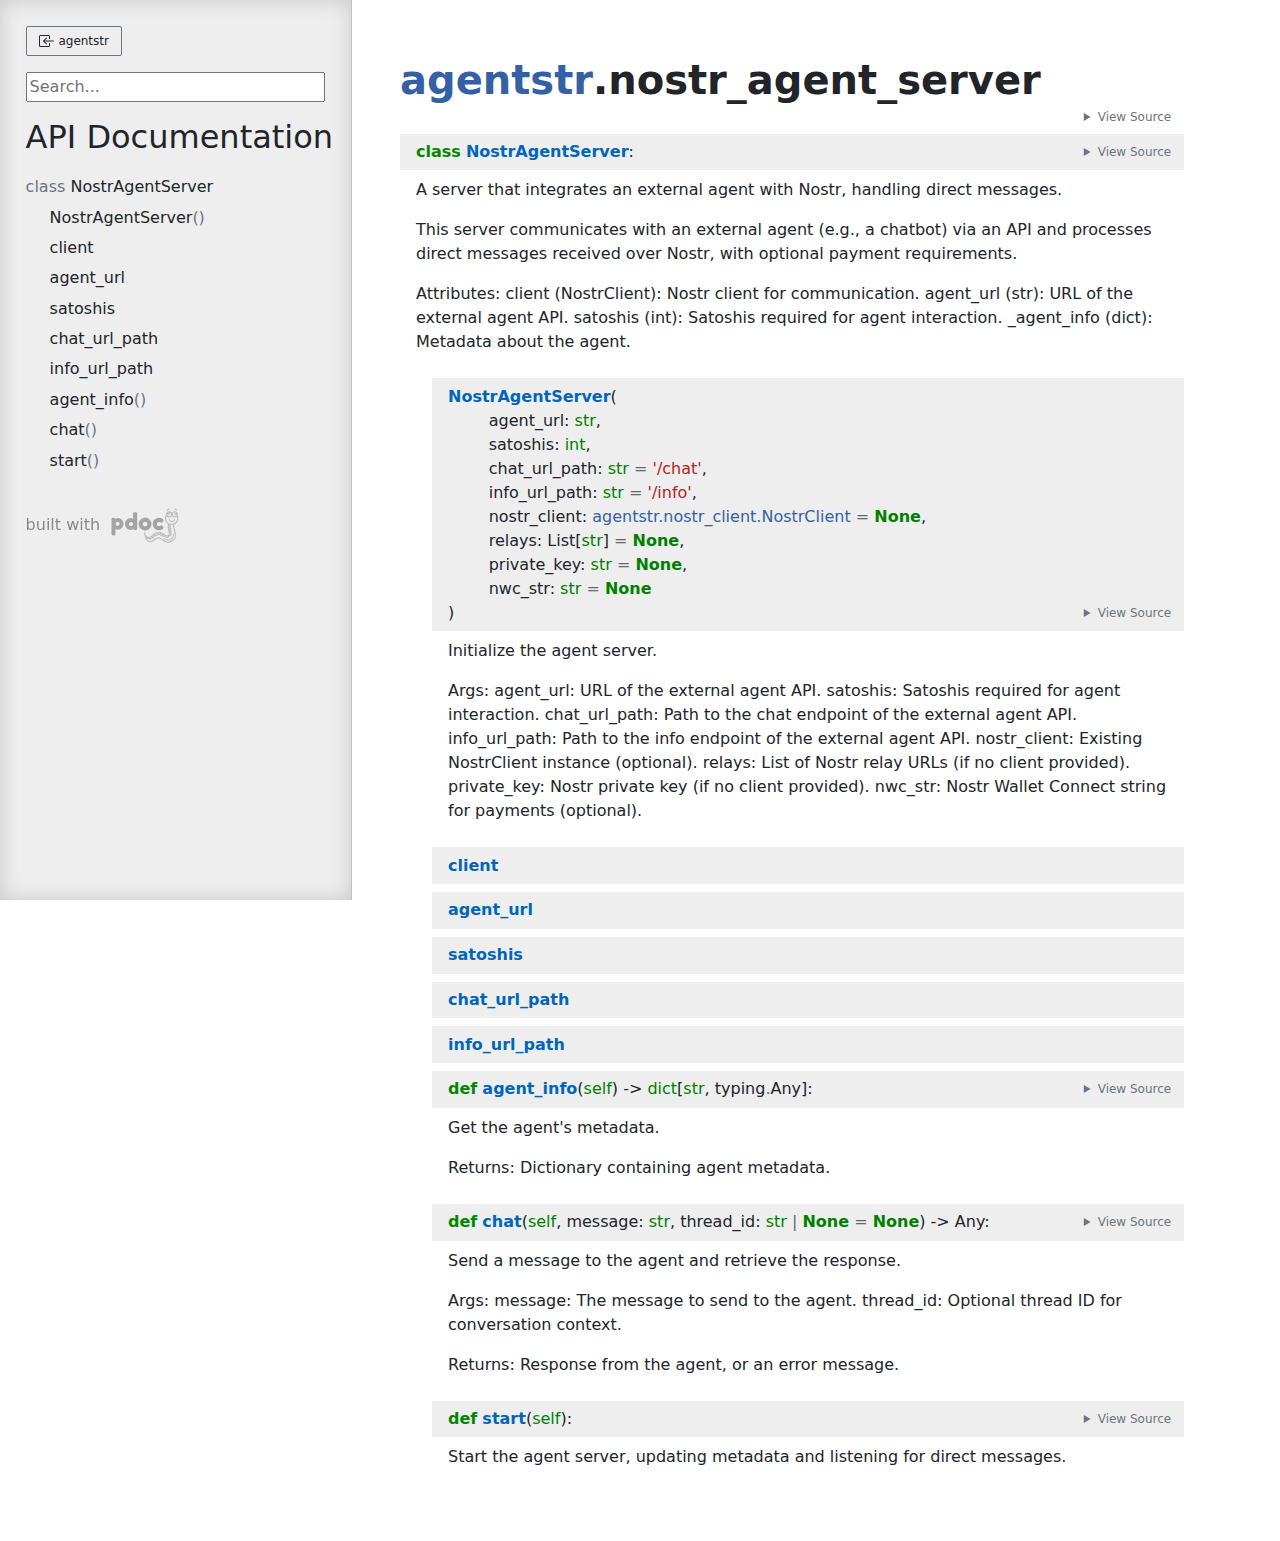
<file: docs/agentstr/nostr_agent_server.html>
<!doctype html>
<html lang="en">
<head>
    <meta charset="utf-8">
    <meta name="viewport" content="width=device-width, initial-scale=1">
    <meta name="generator" content="pdoc 15.0.3"/>
    <title>agentstr.nostr_agent_server API documentation</title>

    <style>/*! * Bootstrap Reboot v5.0.0 (https://getbootstrap.com/) * Copyright 2011-2021 The Bootstrap Authors * Copyright 2011-2021 Twitter, Inc. * Licensed under MIT (https://github.com/twbs/bootstrap/blob/main/LICENSE) * Forked from Normalize.css, licensed MIT (https://github.com/necolas/normalize.css/blob/master/LICENSE.md) */*,::after,::before{box-sizing:border-box}@media (prefers-reduced-motion:no-preference){:root{scroll-behavior:smooth}}body{margin:0;font-family:system-ui,-apple-system,"Segoe UI",Roboto,"Helvetica Neue",Arial,"Noto Sans","Liberation Sans",sans-serif,"Apple Color Emoji","Segoe UI Emoji","Segoe UI Symbol","Noto Color Emoji";font-size:1rem;font-weight:400;line-height:1.5;color:#212529;background-color:#fff;-webkit-text-size-adjust:100%;-webkit-tap-highlight-color:transparent}hr{margin:1rem 0;color:inherit;background-color:currentColor;border:0;opacity:.25}hr:not([size]){height:1px}h1,h2,h3,h4,h5,h6{margin-top:0;margin-bottom:.5rem;font-weight:500;line-height:1.2}h1{font-size:calc(1.375rem + 1.5vw)}@media (min-width:1200px){h1{font-size:2.5rem}}h2{font-size:calc(1.325rem + .9vw)}@media (min-width:1200px){h2{font-size:2rem}}h3{font-size:calc(1.3rem + .6vw)}@media (min-width:1200px){h3{font-size:1.75rem}}h4{font-size:calc(1.275rem + .3vw)}@media (min-width:1200px){h4{font-size:1.5rem}}h5{font-size:1.25rem}h6{font-size:1rem}p{margin-top:0;margin-bottom:1rem}abbr[data-bs-original-title],abbr[title]{-webkit-text-decoration:underline dotted;text-decoration:underline dotted;cursor:help;-webkit-text-decoration-skip-ink:none;text-decoration-skip-ink:none}address{margin-bottom:1rem;font-style:normal;line-height:inherit}ol,ul{padding-left:2rem}dl,ol,ul{margin-top:0;margin-bottom:1rem}ol ol,ol ul,ul ol,ul ul{margin-bottom:0}dt{font-weight:700}dd{margin-bottom:.5rem;margin-left:0}blockquote{margin:0 0 1rem}b,strong{font-weight:bolder}small{font-size:.875em}mark{padding:.2em;background-color:#fcf8e3}sub,sup{position:relative;font-size:.75em;line-height:0;vertical-align:baseline}sub{bottom:-.25em}sup{top:-.5em}a{color:#0d6efd;text-decoration:underline}a:hover{color:#0a58ca}a:not([href]):not([class]),a:not([href]):not([class]):hover{color:inherit;text-decoration:none}code,kbd,pre,samp{font-family:SFMono-Regular,Menlo,Monaco,Consolas,"Liberation Mono","Courier New",monospace;font-size:1em;direction:ltr;unicode-bidi:bidi-override}pre{display:block;margin-top:0;margin-bottom:1rem;overflow:auto;font-size:.875em}pre code{font-size:inherit;color:inherit;word-break:normal}code{font-size:.875em;color:#d63384;word-wrap:break-word}a>code{color:inherit}kbd{padding:.2rem .4rem;font-size:.875em;color:#fff;background-color:#212529;border-radius:.2rem}kbd kbd{padding:0;font-size:1em;font-weight:700}figure{margin:0 0 1rem}img,svg{vertical-align:middle}table{caption-side:bottom;border-collapse:collapse}caption{padding-top:.5rem;padding-bottom:.5rem;color:#6c757d;text-align:left}th{text-align:inherit;text-align:-webkit-match-parent}tbody,td,tfoot,th,thead,tr{border-color:inherit;border-style:solid;border-width:0}label{display:inline-block}button{border-radius:0}button:focus:not(:focus-visible){outline:0}button,input,optgroup,select,textarea{margin:0;font-family:inherit;font-size:inherit;line-height:inherit}button,select{text-transform:none}[role=button]{cursor:pointer}select{word-wrap:normal}select:disabled{opacity:1}[list]::-webkit-calendar-picker-indicator{display:none}[type=button],[type=reset],[type=submit],button{-webkit-appearance:button}[type=button]:not(:disabled),[type=reset]:not(:disabled),[type=submit]:not(:disabled),button:not(:disabled){cursor:pointer}::-moz-focus-inner{padding:0;border-style:none}textarea{resize:vertical}fieldset{min-width:0;padding:0;margin:0;border:0}legend{float:left;width:100%;padding:0;margin-bottom:.5rem;font-size:calc(1.275rem + .3vw);line-height:inherit}@media (min-width:1200px){legend{font-size:1.5rem}}legend+*{clear:left}::-webkit-datetime-edit-day-field,::-webkit-datetime-edit-fields-wrapper,::-webkit-datetime-edit-hour-field,::-webkit-datetime-edit-minute,::-webkit-datetime-edit-month-field,::-webkit-datetime-edit-text,::-webkit-datetime-edit-year-field{padding:0}::-webkit-inner-spin-button{height:auto}[type=search]{outline-offset:-2px;-webkit-appearance:textfield}::-webkit-search-decoration{-webkit-appearance:none}::-webkit-color-swatch-wrapper{padding:0}::file-selector-button{font:inherit}::-webkit-file-upload-button{font:inherit;-webkit-appearance:button}output{display:inline-block}iframe{border:0}summary{display:list-item;cursor:pointer}progress{vertical-align:baseline}[hidden]{display:none!important}</style>
    <style>/*! syntax-highlighting.css */pre{line-height:125%;}span.linenos{color:inherit; background-color:transparent; padding-left:5px; padding-right:20px;}.pdoc-code .hll{background-color:#ffffcc}.pdoc-code{background:#f8f8f8;}.pdoc-code .c{color:#3D7B7B; font-style:italic}.pdoc-code .err{border:1px solid #FF0000}.pdoc-code .k{color:#008000; font-weight:bold}.pdoc-code .o{color:#666666}.pdoc-code .ch{color:#3D7B7B; font-style:italic}.pdoc-code .cm{color:#3D7B7B; font-style:italic}.pdoc-code .cp{color:#9C6500}.pdoc-code .cpf{color:#3D7B7B; font-style:italic}.pdoc-code .c1{color:#3D7B7B; font-style:italic}.pdoc-code .cs{color:#3D7B7B; font-style:italic}.pdoc-code .gd{color:#A00000}.pdoc-code .ge{font-style:italic}.pdoc-code .gr{color:#E40000}.pdoc-code .gh{color:#000080; font-weight:bold}.pdoc-code .gi{color:#008400}.pdoc-code .go{color:#717171}.pdoc-code .gp{color:#000080; font-weight:bold}.pdoc-code .gs{font-weight:bold}.pdoc-code .gu{color:#800080; font-weight:bold}.pdoc-code .gt{color:#0044DD}.pdoc-code .kc{color:#008000; font-weight:bold}.pdoc-code .kd{color:#008000; font-weight:bold}.pdoc-code .kn{color:#008000; font-weight:bold}.pdoc-code .kp{color:#008000}.pdoc-code .kr{color:#008000; font-weight:bold}.pdoc-code .kt{color:#B00040}.pdoc-code .m{color:#666666}.pdoc-code .s{color:#BA2121}.pdoc-code .na{color:#687822}.pdoc-code .nb{color:#008000}.pdoc-code .nc{color:#0000FF; font-weight:bold}.pdoc-code .no{color:#880000}.pdoc-code .nd{color:#AA22FF}.pdoc-code .ni{color:#717171; font-weight:bold}.pdoc-code .ne{color:#CB3F38; font-weight:bold}.pdoc-code .nf{color:#0000FF}.pdoc-code .nl{color:#767600}.pdoc-code .nn{color:#0000FF; font-weight:bold}.pdoc-code .nt{color:#008000; font-weight:bold}.pdoc-code .nv{color:#19177C}.pdoc-code .ow{color:#AA22FF; font-weight:bold}.pdoc-code .w{color:#bbbbbb}.pdoc-code .mb{color:#666666}.pdoc-code .mf{color:#666666}.pdoc-code .mh{color:#666666}.pdoc-code .mi{color:#666666}.pdoc-code .mo{color:#666666}.pdoc-code .sa{color:#BA2121}.pdoc-code .sb{color:#BA2121}.pdoc-code .sc{color:#BA2121}.pdoc-code .dl{color:#BA2121}.pdoc-code .sd{color:#BA2121; font-style:italic}.pdoc-code .s2{color:#BA2121}.pdoc-code .se{color:#AA5D1F; font-weight:bold}.pdoc-code .sh{color:#BA2121}.pdoc-code .si{color:#A45A77; font-weight:bold}.pdoc-code .sx{color:#008000}.pdoc-code .sr{color:#A45A77}.pdoc-code .s1{color:#BA2121}.pdoc-code .ss{color:#19177C}.pdoc-code .bp{color:#008000}.pdoc-code .fm{color:#0000FF}.pdoc-code .vc{color:#19177C}.pdoc-code .vg{color:#19177C}.pdoc-code .vi{color:#19177C}.pdoc-code .vm{color:#19177C}.pdoc-code .il{color:#666666}</style>
    <style>/*! theme.css */:root{--pdoc-background:#fff;}.pdoc{--text:#212529;--muted:#6c757d;--link:#3660a5;--link-hover:#1659c5;--code:#f8f8f8;--active:#fff598;--accent:#eee;--accent2:#c1c1c1;--nav-hover:rgba(255, 255, 255, 0.5);--name:#0066BB;--def:#008800;--annotation:#007020;}</style>
    <style>/*! layout.css */html, body{width:100%;height:100%;}html, main{scroll-behavior:smooth;}body{background-color:var(--pdoc-background);}@media (max-width:769px){#navtoggle{cursor:pointer;position:absolute;width:50px;height:40px;top:1rem;right:1rem;border-color:var(--text);color:var(--text);display:flex;opacity:0.8;z-index:999;}#navtoggle:hover{opacity:1;}#togglestate + div{display:none;}#togglestate:checked + div{display:inherit;}main, header{padding:2rem 3vw;}header + main{margin-top:-3rem;}.git-button{display:none !important;}nav input[type="search"]{max-width:77%;}nav input[type="search"]:first-child{margin-top:-6px;}nav input[type="search"]:valid ~ *{display:none !important;}}@media (min-width:770px){:root{--sidebar-width:clamp(12.5rem, 28vw, 22rem);}nav{position:fixed;overflow:auto;height:100vh;width:var(--sidebar-width);}main, header{padding:3rem 2rem 3rem calc(var(--sidebar-width) + 3rem);width:calc(54rem + var(--sidebar-width));max-width:100%;}header + main{margin-top:-4rem;}#navtoggle{display:none;}}#togglestate{position:absolute;height:0;opacity:0;}nav.pdoc{--pad:clamp(0.5rem, 2vw, 1.75rem);--indent:1.5rem;background-color:var(--accent);border-right:1px solid var(--accent2);box-shadow:0 0 20px rgba(50, 50, 50, .2) inset;padding:0 0 0 var(--pad);overflow-wrap:anywhere;scrollbar-width:thin; scrollbar-color:var(--accent2) transparent; z-index:1}nav.pdoc::-webkit-scrollbar{width:.4rem; }nav.pdoc::-webkit-scrollbar-thumb{background-color:var(--accent2); }nav.pdoc > div{padding:var(--pad) 0;}nav.pdoc .module-list-button{display:inline-flex;align-items:center;color:var(--text);border-color:var(--muted);margin-bottom:1rem;}nav.pdoc .module-list-button:hover{border-color:var(--text);}nav.pdoc input[type=search]{display:block;outline-offset:0;width:calc(100% - var(--pad));}nav.pdoc .logo{max-width:calc(100% - var(--pad));max-height:35vh;display:block;margin:0 auto 1rem;transform:translate(calc(-.5 * var(--pad)), 0);}nav.pdoc ul{list-style:none;padding-left:0;}nav.pdoc > div > ul{margin-left:calc(0px - var(--pad));}nav.pdoc li a{padding:.2rem 0 .2rem calc(var(--pad) + var(--indent));}nav.pdoc > div > ul > li > a{padding-left:var(--pad);}nav.pdoc li{transition:all 100ms;}nav.pdoc li:hover{background-color:var(--nav-hover);}nav.pdoc a, nav.pdoc a:hover{color:var(--text);}nav.pdoc a{display:block;}nav.pdoc > h2:first-of-type{margin-top:1.5rem;}nav.pdoc .class:before{content:"class ";color:var(--muted);}nav.pdoc .function:after{content:"()";color:var(--muted);}nav.pdoc footer:before{content:"";display:block;width:calc(100% - var(--pad));border-top:solid var(--accent2) 1px;margin-top:1.5rem;padding-top:.5rem;}nav.pdoc footer{font-size:small;}</style>
    <style>/*! content.css */.pdoc{color:var(--text);box-sizing:border-box;line-height:1.5;background:none;}.pdoc .pdoc-button{cursor:pointer;display:inline-block;border:solid black 1px;border-radius:2px;font-size:.75rem;padding:calc(0.5em - 1px) 1em;transition:100ms all;}.pdoc .alert{padding:1rem 1rem 1rem calc(1.5rem + 24px);border:1px solid transparent;border-radius:.25rem;background-repeat:no-repeat;background-position:.75rem center;margin-bottom:1rem;}.pdoc .alert > em{display:none;}.pdoc .alert > *:last-child{margin-bottom:0;}.pdoc .alert.note{color:#084298;background-color:#cfe2ff;border-color:#b6d4fe;background-image:url("data:image/svg+xml,%3Csvg%20xmlns%3D%22http%3A//www.w3.org/2000/svg%22%20width%3D%2224%22%20height%3D%2224%22%20fill%3D%22%23084298%22%20viewBox%3D%220%200%2016%2016%22%3E%3Cpath%20d%3D%22M8%2016A8%208%200%201%200%208%200a8%208%200%200%200%200%2016zm.93-9.412-1%204.705c-.07.34.029.533.304.533.194%200%20.487-.07.686-.246l-.088.416c-.287.346-.92.598-1.465.598-.703%200-1.002-.422-.808-1.319l.738-3.468c.064-.293.006-.399-.287-.47l-.451-.081.082-.381%202.29-.287zM8%205.5a1%201%200%201%201%200-2%201%201%200%200%201%200%202z%22/%3E%3C/svg%3E");}.pdoc .alert.tip{color:#0a3622;background-color:#d1e7dd;border-color:#a3cfbb;background-image:url("data:image/svg+xml,%3Csvg%20xmlns%3D%22http%3A//www.w3.org/2000/svg%22%20width%3D%2224%22%20height%3D%2224%22%20fill%3D%22%230a3622%22%20viewBox%3D%220%200%2016%2016%22%3E%3Cpath%20d%3D%22M2%206a6%206%200%201%201%2010.174%204.31c-.203.196-.359.4-.453.619l-.762%201.769A.5.5%200%200%201%2010.5%2013a.5.5%200%200%201%200%201%20.5.5%200%200%201%200%201l-.224.447a1%201%200%200%201-.894.553H6.618a1%201%200%200%201-.894-.553L5.5%2015a.5.5%200%200%201%200-1%20.5.5%200%200%201%200-1%20.5.5%200%200%201-.46-.302l-.761-1.77a2%202%200%200%200-.453-.618A5.98%205.98%200%200%201%202%206m6-5a5%205%200%200%200-3.479%208.592c.263.254.514.564.676.941L5.83%2012h4.342l.632-1.467c.162-.377.413-.687.676-.941A5%205%200%200%200%208%201%22/%3E%3C/svg%3E");}.pdoc .alert.important{color:#055160;background-color:#cff4fc;border-color:#9eeaf9;background-image:url("data:image/svg+xml,%3Csvg%20xmlns%3D%22http%3A//www.w3.org/2000/svg%22%20width%3D%2224%22%20height%3D%2224%22%20fill%3D%22%23055160%22%20viewBox%3D%220%200%2016%2016%22%3E%3Cpath%20d%3D%22M2%200a2%202%200%200%200-2%202v12a2%202%200%200%200%202%202h12a2%202%200%200%200%202-2V2a2%202%200%200%200-2-2zm6%204c.535%200%20.954.462.9.995l-.35%203.507a.552.552%200%200%201-1.1%200L7.1%204.995A.905.905%200%200%201%208%204m.002%206a1%201%200%201%201%200%202%201%201%200%200%201%200-2%22/%3E%3C/svg%3E");}.pdoc .alert.warning{color:#664d03;background-color:#fff3cd;border-color:#ffecb5;background-image:url("data:image/svg+xml,%3Csvg%20xmlns%3D%22http%3A//www.w3.org/2000/svg%22%20width%3D%2224%22%20height%3D%2224%22%20fill%3D%22%23664d03%22%20viewBox%3D%220%200%2016%2016%22%3E%3Cpath%20d%3D%22M8.982%201.566a1.13%201.13%200%200%200-1.96%200L.165%2013.233c-.457.778.091%201.767.98%201.767h13.713c.889%200%201.438-.99.98-1.767L8.982%201.566zM8%205c.535%200%20.954.462.9.995l-.35%203.507a.552.552%200%200%201-1.1%200L7.1%205.995A.905.905%200%200%201%208%205zm.002%206a1%201%200%201%201%200%202%201%201%200%200%201%200-2z%22/%3E%3C/svg%3E");}.pdoc .alert.caution{color:#842029;background-color:#f8d7da;border-color:#f5c2c7;background-image:url("data:image/svg+xml,%3Csvg%20xmlns%3D%22http%3A//www.w3.org/2000/svg%22%20width%3D%2224%22%20height%3D%2224%22%20fill%3D%22%23842029%22%20viewBox%3D%220%200%2016%2016%22%3E%3Cpath%20d%3D%22M11.46.146A.5.5%200%200%200%2011.107%200H4.893a.5.5%200%200%200-.353.146L.146%204.54A.5.5%200%200%200%200%204.893v6.214a.5.5%200%200%200%20.146.353l4.394%204.394a.5.5%200%200%200%20.353.146h6.214a.5.5%200%200%200%20.353-.146l4.394-4.394a.5.5%200%200%200%20.146-.353V4.893a.5.5%200%200%200-.146-.353zM8%204c.535%200%20.954.462.9.995l-.35%203.507a.552.552%200%200%201-1.1%200L7.1%204.995A.905.905%200%200%201%208%204m.002%206a1%201%200%201%201%200%202%201%201%200%200%201%200-2%22/%3E%3C/svg%3E");}.pdoc .alert.danger{color:#842029;background-color:#f8d7da;border-color:#f5c2c7;background-image:url("data:image/svg+xml,%3Csvg%20xmlns%3D%22http%3A//www.w3.org/2000/svg%22%20width%3D%2224%22%20height%3D%2224%22%20fill%3D%22%23842029%22%20viewBox%3D%220%200%2016%2016%22%3E%3Cpath%20d%3D%22M5.52.359A.5.5%200%200%201%206%200h4a.5.5%200%200%201%20.474.658L8.694%206H12.5a.5.5%200%200%201%20.395.807l-7%209a.5.5%200%200%201-.873-.454L6.823%209.5H3.5a.5.5%200%200%201-.48-.641l2.5-8.5z%22/%3E%3C/svg%3E");}.pdoc .visually-hidden{position:absolute !important;width:1px !important;height:1px !important;padding:0 !important;margin:-1px !important;overflow:hidden !important;clip:rect(0, 0, 0, 0) !important;white-space:nowrap !important;border:0 !important;}.pdoc h1, .pdoc h2, .pdoc h3{font-weight:300;margin:.3em 0;padding:.2em 0;}.pdoc > section:not(.module-info) h1{font-size:1.5rem;font-weight:500;}.pdoc > section:not(.module-info) h2{font-size:1.4rem;font-weight:500;}.pdoc > section:not(.module-info) h3{font-size:1.3rem;font-weight:500;}.pdoc > section:not(.module-info) h4{font-size:1.2rem;}.pdoc > section:not(.module-info) h5{font-size:1.1rem;}.pdoc a{text-decoration:none;color:var(--link);}.pdoc a:hover{color:var(--link-hover);}.pdoc blockquote{margin-left:2rem;}.pdoc pre{border-top:1px solid var(--accent2);border-bottom:1px solid var(--accent2);margin-top:0;margin-bottom:1em;padding:.5rem 0 .5rem .5rem;overflow-x:auto;background-color:var(--code);}.pdoc code{color:var(--text);padding:.2em .4em;margin:0;font-size:85%;background-color:var(--accent);border-radius:6px;}.pdoc a > code{color:inherit;}.pdoc pre > code{display:inline-block;font-size:inherit;background:none;border:none;padding:0;}.pdoc > section:not(.module-info){margin-bottom:1.5rem;}.pdoc .modulename{margin-top:0;font-weight:bold;}.pdoc .modulename a{color:var(--link);transition:100ms all;}.pdoc .git-button{float:right;border:solid var(--link) 1px;}.pdoc .git-button:hover{background-color:var(--link);color:var(--pdoc-background);}.view-source-toggle-state,.view-source-toggle-state ~ .pdoc-code{display:none;}.view-source-toggle-state:checked ~ .pdoc-code{display:block;}.view-source-button{display:inline-block;float:right;font-size:.75rem;line-height:1.5rem;color:var(--muted);padding:0 .4rem 0 1.3rem;cursor:pointer;text-indent:-2px;}.view-source-button > span{visibility:hidden;}.module-info .view-source-button{float:none;display:flex;justify-content:flex-end;margin:-1.2rem .4rem -.2rem 0;}.view-source-button::before{position:absolute;content:"View Source";display:list-item;list-style-type:disclosure-closed;}.view-source-toggle-state:checked ~ .attr .view-source-button::before,.view-source-toggle-state:checked ~ .view-source-button::before{list-style-type:disclosure-open;}.pdoc .docstring{margin-bottom:1.5rem;}.pdoc section:not(.module-info) .docstring{margin-left:clamp(0rem, 5vw - 2rem, 1rem);}.pdoc .docstring .pdoc-code{margin-left:1em;margin-right:1em;}.pdoc h1:target,.pdoc h2:target,.pdoc h3:target,.pdoc h4:target,.pdoc h5:target,.pdoc h6:target,.pdoc .pdoc-code > pre > span:target{background-color:var(--active);box-shadow:-1rem 0 0 0 var(--active);}.pdoc .pdoc-code > pre > span:target{display:block;}.pdoc div:target > .attr,.pdoc section:target > .attr,.pdoc dd:target > a{background-color:var(--active);}.pdoc *{scroll-margin:2rem;}.pdoc .pdoc-code .linenos{user-select:none;}.pdoc .attr:hover{filter:contrast(0.95);}.pdoc section, .pdoc .classattr{position:relative;}.pdoc .headerlink{--width:clamp(1rem, 3vw, 2rem);position:absolute;top:0;left:calc(0rem - var(--width));transition:all 100ms ease-in-out;opacity:0;}.pdoc .headerlink::before{content:"#";display:block;text-align:center;width:var(--width);height:2.3rem;line-height:2.3rem;font-size:1.5rem;}.pdoc .attr:hover ~ .headerlink,.pdoc *:target > .headerlink,.pdoc .headerlink:hover{opacity:1;}.pdoc .attr{display:block;margin:.5rem 0 .5rem;padding:.4rem .4rem .4rem 1rem;background-color:var(--accent);overflow-x:auto;}.pdoc .classattr{margin-left:2rem;}.pdoc .decorator-deprecated{color:#842029;}.pdoc .decorator-deprecated ~ span{filter:grayscale(1) opacity(0.8);}.pdoc .name{color:var(--name);font-weight:bold;}.pdoc .def{color:var(--def);font-weight:bold;}.pdoc .signature{background-color:transparent;}.pdoc .param, .pdoc .return-annotation{white-space:pre;}.pdoc .signature.multiline .param{display:block;}.pdoc .signature.condensed .param{display:inline-block;}.pdoc .annotation{color:var(--annotation);}.pdoc .view-value-toggle-state,.pdoc .view-value-toggle-state ~ .default_value{display:none;}.pdoc .view-value-toggle-state:checked ~ .default_value{display:inherit;}.pdoc .view-value-button{font-size:.5rem;vertical-align:middle;border-style:dashed;margin-top:-0.1rem;}.pdoc .view-value-button:hover{background:white;}.pdoc .view-value-button::before{content:"show";text-align:center;width:2.2em;display:inline-block;}.pdoc .view-value-toggle-state:checked ~ .view-value-button::before{content:"hide";}.pdoc .inherited{margin-left:2rem;}.pdoc .inherited dt{font-weight:700;}.pdoc .inherited dt, .pdoc .inherited dd{display:inline;margin-left:0;margin-bottom:.5rem;}.pdoc .inherited dd:not(:last-child):after{content:", ";}.pdoc .inherited .class:before{content:"class ";}.pdoc .inherited .function a:after{content:"()";}.pdoc .search-result .docstring{overflow:auto;max-height:25vh;}.pdoc .search-result.focused > .attr{background-color:var(--active);}.pdoc .attribution{margin-top:2rem;display:block;opacity:0.5;transition:all 200ms;filter:grayscale(100%);}.pdoc .attribution:hover{opacity:1;filter:grayscale(0%);}.pdoc .attribution img{margin-left:5px;height:35px;vertical-align:middle;width:70px;transition:all 200ms;}.pdoc table{display:block;width:max-content;max-width:100%;overflow:auto;margin-bottom:1rem;}.pdoc table th{font-weight:600;}.pdoc table th, .pdoc table td{padding:6px 13px;border:1px solid var(--accent2);}</style>
    <style>/*! custom.css */</style></head>
<body>
    <nav class="pdoc">
        <label id="navtoggle" for="togglestate" class="pdoc-button"><svg xmlns='http://www.w3.org/2000/svg' viewBox='0 0 30 30'><path stroke-linecap='round' stroke="currentColor" stroke-miterlimit='10' stroke-width='2' d='M4 7h22M4 15h22M4 23h22'/></svg></label>
        <input id="togglestate" type="checkbox" aria-hidden="true" tabindex="-1">
        <div>            <a class="pdoc-button module-list-button" href="../agentstr.html">
<svg xmlns="http://www.w3.org/2000/svg" width="16" height="16" fill="currentColor" class="bi bi-box-arrow-in-left" viewBox="0 0 16 16">
  <path fill-rule="evenodd" d="M10 3.5a.5.5 0 0 0-.5-.5h-8a.5.5 0 0 0-.5.5v9a.5.5 0 0 0 .5.5h8a.5.5 0 0 0 .5-.5v-2a.5.5 0 0 1 1 0v2A1.5 1.5 0 0 1 9.5 14h-8A1.5 1.5 0 0 1 0 12.5v-9A1.5 1.5 0 0 1 1.5 2h8A1.5 1.5 0 0 1 11 3.5v2a.5.5 0 0 1-1 0v-2z"/>
  <path fill-rule="evenodd" d="M4.146 8.354a.5.5 0 0 1 0-.708l3-3a.5.5 0 1 1 .708.708L5.707 7.5H14.5a.5.5 0 0 1 0 1H5.707l2.147 2.146a.5.5 0 0 1-.708.708l-3-3z"/>
</svg>                &nbsp;agentstr</a>


            <input type="search" placeholder="Search..." role="searchbox" aria-label="search"
                   pattern=".+" required>



            <h2>API Documentation</h2>
                <ul class="memberlist">
            <li>
                    <a class="class" href="#NostrAgentServer">NostrAgentServer</a>
                            <ul class="memberlist">
                        <li>
                                <a class="function" href="#NostrAgentServer.__init__">NostrAgentServer</a>
                        </li>
                        <li>
                                <a class="variable" href="#NostrAgentServer.client">client</a>
                        </li>
                        <li>
                                <a class="variable" href="#NostrAgentServer.agent_url">agent_url</a>
                        </li>
                        <li>
                                <a class="variable" href="#NostrAgentServer.satoshis">satoshis</a>
                        </li>
                        <li>
                                <a class="variable" href="#NostrAgentServer.chat_url_path">chat_url_path</a>
                        </li>
                        <li>
                                <a class="variable" href="#NostrAgentServer.info_url_path">info_url_path</a>
                        </li>
                        <li>
                                <a class="function" href="#NostrAgentServer.agent_info">agent_info</a>
                        </li>
                        <li>
                                <a class="function" href="#NostrAgentServer.chat">chat</a>
                        </li>
                        <li>
                                <a class="function" href="#NostrAgentServer.start">start</a>
                        </li>
                </ul>

            </li>
    </ul>



        <a class="attribution" title="pdoc: Python API documentation generator" href="https://pdoc.dev" target="_blank">
            built with <span class="visually-hidden">pdoc</span><img
                alt="pdoc logo"
                src="data:image/svg+xml,%3Csvg%20xmlns%3D%22http%3A//www.w3.org/2000/svg%22%20role%3D%22img%22%20aria-label%3D%22pdoc%20logo%22%20width%3D%22300%22%20height%3D%22150%22%20viewBox%3D%22-1%200%2060%2030%22%3E%3Ctitle%3Epdoc%3C/title%3E%3Cpath%20d%3D%22M29.621%2021.293c-.011-.273-.214-.475-.511-.481a.5.5%200%200%200-.489.503l-.044%201.393c-.097.551-.695%201.215-1.566%201.704-.577.428-1.306.486-2.193.182-1.426-.617-2.467-1.654-3.304-2.487l-.173-.172a3.43%203.43%200%200%200-.365-.306.49.49%200%200%200-.286-.196c-1.718-1.06-4.931-1.47-7.353.191l-.219.15c-1.707%201.187-3.413%202.131-4.328%201.03-.02-.027-.49-.685-.141-1.763.233-.721.546-2.408.772-4.076.042-.09.067-.187.046-.288.166-1.347.277-2.625.241-3.351%201.378-1.008%202.271-2.586%202.271-4.362%200-.976-.272-1.935-.788-2.774-.057-.094-.122-.18-.184-.268.033-.167.052-.339.052-.516%200-1.477-1.202-2.679-2.679-2.679-.791%200-1.496.352-1.987.9a6.3%206.3%200%200%200-1.001.029c-.492-.564-1.207-.929-2.012-.929-1.477%200-2.679%201.202-2.679%202.679A2.65%202.65%200%200%200%20.97%206.554c-.383.747-.595%201.572-.595%202.41%200%202.311%201.507%204.29%203.635%205.107-.037.699-.147%202.27-.423%203.294l-.137.461c-.622%202.042-2.515%208.257%201.727%2010.643%201.614.908%203.06%201.248%204.317%201.248%202.665%200%204.492-1.524%205.322-2.401%201.476-1.559%202.886-1.854%206.491.82%201.877%201.393%203.514%201.753%204.861%201.068%202.223-1.713%202.811-3.867%203.399-6.374.077-.846.056-1.469.054-1.537zm-4.835%204.313c-.054.305-.156.586-.242.629-.034-.007-.131-.022-.307-.157-.145-.111-.314-.478-.456-.908.221.121.432.25.675.355.115.039.219.051.33.081zm-2.251-1.238c-.05.33-.158.648-.252.694-.022.001-.125-.018-.307-.157-.217-.166-.488-.906-.639-1.573.358.344.754.693%201.198%201.036zm-3.887-2.337c-.006-.116-.018-.231-.041-.342.635.145%201.189.368%201.599.625.097.231.166.481.174.642-.03.049-.055.101-.067.158-.046.013-.128.026-.298.004-.278-.037-.901-.57-1.367-1.087zm-1.127-.497c.116.306.176.625.12.71-.019.014-.117.045-.345.016-.206-.027-.604-.332-.986-.695.41-.051.816-.056%201.211-.031zm-4.535%201.535c.209.22.379.47.358.598-.006.041-.088.138-.351.234-.144.055-.539-.063-.979-.259a11.66%2011.66%200%200%200%20.972-.573zm.983-.664c.359-.237.738-.418%201.126-.554.25.237.479.548.457.694-.006.042-.087.138-.351.235-.174.064-.694-.105-1.232-.375zm-3.381%201.794c-.022.145-.061.29-.149.401-.133.166-.358.248-.69.251h-.002c-.133%200-.306-.26-.45-.621.417.091.854.07%201.291-.031zm-2.066-8.077a4.78%204.78%200%200%201-.775-.584c.172-.115.505-.254.88-.378l-.105.962zm-.331%202.302a10.32%2010.32%200%200%201-.828-.502c.202-.143.576-.328.984-.49l-.156.992zm-.45%202.157l-.701-.403c.214-.115.536-.249.891-.376a11.57%2011.57%200%200%201-.19.779zm-.181%201.716c.064.398.194.702.298.893-.194-.051-.435-.162-.736-.398.061-.119.224-.3.438-.495zM8.87%204.141c0%20.152-.123.276-.276.276s-.275-.124-.275-.276.123-.276.276-.276.275.124.275.276zm-.735-.389a1.15%201.15%200%200%200-.314.783%201.16%201.16%200%200%200%201.162%201.162c.457%200%20.842-.27%201.032-.653.026.117.042.238.042.362a1.68%201.68%200%200%201-1.679%201.679%201.68%201.68%200%200%201-1.679-1.679c0-.843.626-1.535%201.436-1.654zM5.059%205.406A1.68%201.68%200%200%201%203.38%207.085a1.68%201.68%200%200%201-1.679-1.679c0-.037.009-.072.011-.109.21.3.541.508.935.508a1.16%201.16%200%200%200%201.162-1.162%201.14%201.14%200%200%200-.474-.912c.015%200%20.03-.005.045-.005.926.001%201.679.754%201.679%201.68zM3.198%204.141c0%20.152-.123.276-.276.276s-.275-.124-.275-.276.123-.276.276-.276.275.124.275.276zM1.375%208.964c0-.52.103-1.035.288-1.52.466.394%201.06.64%201.717.64%201.144%200%202.116-.725%202.499-1.738.383%201.012%201.355%201.738%202.499%201.738.867%200%201.631-.421%202.121-1.062.307.605.478%201.267.478%201.942%200%202.486-2.153%204.51-4.801%204.51s-4.801-2.023-4.801-4.51zm24.342%2019.349c-.985.498-2.267.168-3.813-.979-3.073-2.281-5.453-3.199-7.813-.705-1.315%201.391-4.163%203.365-8.423.97-3.174-1.786-2.239-6.266-1.261-9.479l.146-.492c.276-1.02.395-2.457.444-3.268a6.11%206.11%200%200%200%201.18.115%206.01%206.01%200%200%200%202.536-.562l-.006.175c-.802.215-1.848.612-2.021%201.25-.079.295.021.601.274.837.219.203.415.364.598.501-.667.304-1.243.698-1.311%201.179-.02.144-.022.507.393.787.213.144.395.26.564.365-1.285.521-1.361.96-1.381%201.126-.018.142-.011.496.427.746l.854.489c-.473.389-.971.914-.999%201.429-.018.278.095.532.316.713.675.556%201.231.721%201.653.721.059%200%20.104-.014.158-.02.207.707.641%201.64%201.513%201.64h.013c.8-.008%201.236-.345%201.462-.626.173-.216.268-.457.325-.692.424.195.93.374%201.372.374.151%200%20.294-.021.423-.068.732-.27.944-.704.993-1.021.009-.061.003-.119.002-.179.266.086.538.147.789.147.15%200%20.294-.021.423-.069.542-.2.797-.489.914-.754.237.147.478.258.704.288.106.014.205.021.296.021.356%200%20.595-.101.767-.229.438.435%201.094.992%201.656%201.067.106.014.205.021.296.021a1.56%201.56%200%200%200%20.323-.035c.17.575.453%201.289.866%201.605.358.273.665.362.914.362a.99.99%200%200%200%20.421-.093%201.03%201.03%200%200%200%20.245-.164c.168.428.39.846.68%201.068.358.273.665.362.913.362a.99.99%200%200%200%20.421-.093c.317-.148.512-.448.639-.762.251.157.495.257.726.257.127%200%20.25-.024.37-.071.427-.17.706-.617.841-1.314.022-.015.047-.022.068-.038.067-.051.133-.104.196-.159-.443%201.486-1.107%202.761-2.086%203.257zM8.66%209.925a.5.5%200%201%200-1%200c0%20.653-.818%201.205-1.787%201.205s-1.787-.552-1.787-1.205a.5.5%200%201%200-1%200c0%201.216%201.25%202.205%202.787%202.205s2.787-.989%202.787-2.205zm4.4%2015.965l-.208.097c-2.661%201.258-4.708%201.436-6.086.527-1.542-1.017-1.88-3.19-1.844-4.198a.4.4%200%200%200-.385-.414c-.242-.029-.406.164-.414.385-.046%201.249.367%203.686%202.202%204.896.708.467%201.547.7%202.51.7%201.248%200%202.706-.392%204.362-1.174l.185-.086a.4.4%200%200%200%20.205-.527c-.089-.204-.326-.291-.527-.206zM9.547%202.292c.093.077.205.114.317.114a.5.5%200%200%200%20.318-.886L8.817.397a.5.5%200%200%200-.703.068.5.5%200%200%200%20.069.703l1.364%201.124zm-7.661-.065c.086%200%20.173-.022.253-.068l1.523-.893a.5.5%200%200%200-.506-.863l-1.523.892a.5.5%200%200%200-.179.685c.094.158.261.247.432.247z%22%20transform%3D%22matrix%28-1%200%200%201%2058%200%29%22%20fill%3D%22%233bb300%22/%3E%3Cpath%20d%3D%22M.3%2021.86V10.18q0-.46.02-.68.04-.22.18-.5.28-.54%201.34-.54%201.06%200%201.42.28.38.26.44.78.76-1.04%202.38-1.04%201.64%200%203.1%201.54%201.46%201.54%201.46%203.58%200%202.04-1.46%203.58-1.44%201.54-3.08%201.54-1.64%200-2.38-.92v4.04q0%20.46-.04.68-.02.22-.18.5-.14.3-.5.42-.36.12-.98.12-.62%200-1-.12-.36-.12-.52-.4-.14-.28-.18-.5-.02-.22-.02-.68zm3.96-9.42q-.46.54-.46%201.18%200%20.64.46%201.18.48.52%201.2.52.74%200%201.24-.52.52-.52.52-1.18%200-.66-.48-1.18-.48-.54-1.26-.54-.76%200-1.22.54zm14.741-8.36q.16-.3.54-.42.38-.12%201-.12.64%200%201.02.12.38.12.52.42.16.3.18.54.04.22.04.68v11.94q0%20.46-.04.7-.02.22-.18.5-.3.54-1.7.54-1.38%200-1.54-.98-.84.96-2.34.96-1.8%200-3.28-1.56-1.48-1.58-1.48-3.66%200-2.1%201.48-3.68%201.5-1.58%203.28-1.58%201.48%200%202.3%201v-4.2q0-.46.02-.68.04-.24.18-.52zm-3.24%2010.86q.52.54%201.26.54.74%200%201.22-.54.5-.54.5-1.18%200-.66-.48-1.22-.46-.56-1.26-.56-.8%200-1.28.56-.48.54-.48%201.2%200%20.66.52%201.2zm7.833-1.2q0-2.4%201.68-3.96%201.68-1.56%203.84-1.56%202.16%200%203.82%201.56%201.66%201.54%201.66%203.94%200%201.66-.86%202.96-.86%201.28-2.1%201.9-1.22.6-2.54.6-1.32%200-2.56-.64-1.24-.66-2.1-1.92-.84-1.28-.84-2.88zm4.18%201.44q.64.48%201.3.48.66%200%201.32-.5.66-.5.66-1.48%200-.98-.62-1.46-.62-.48-1.34-.48-.72%200-1.34.5-.62.5-.62%201.48%200%20.96.64%201.46zm11.412-1.44q0%20.84.56%201.32.56.46%201.18.46.64%200%201.18-.36.56-.38.9-.38.6%200%201.46%201.06.46.58.46%201.04%200%20.76-1.1%201.42-1.14.8-2.8.8-1.86%200-3.58-1.34-.82-.64-1.34-1.7-.52-1.08-.52-2.36%200-1.3.52-2.34.52-1.06%201.34-1.7%201.66-1.32%203.54-1.32.76%200%201.48.22.72.2%201.06.4l.32.2q.36.24.56.38.52.4.52.92%200%20.5-.42%201.14-.72%201.1-1.38%201.1-.38%200-1.08-.44-.36-.34-1.04-.34-.66%200-1.24.48-.58.48-.58%201.34z%22%20fill%3D%22green%22/%3E%3C/svg%3E"/>
        </a>
</div>
    </nav>
    <main class="pdoc">
            <section class="module-info">
                    <h1 class="modulename">
<a href="./../agentstr.html">agentstr</a><wbr>.nostr_agent_server    </h1>

                
                        <input id="mod-nostr_agent_server-view-source" class="view-source-toggle-state" type="checkbox" aria-hidden="true" tabindex="-1">

                        <label class="view-source-button" for="mod-nostr_agent_server-view-source"><span>View Source</span></label>

                        <div class="pdoc-code codehilite"><pre><span></span><span id="L-1"><a href="#L-1"><span class="linenos">  1</span></a><span class="kn">import</span><span class="w"> </span><span class="nn">threading</span>
</span><span id="L-2"><a href="#L-2"><span class="linenos">  2</span></a><span class="kn">import</span><span class="w"> </span><span class="nn">json</span>
</span><span id="L-3"><a href="#L-3"><span class="linenos">  3</span></a><span class="kn">import</span><span class="w"> </span><span class="nn">time</span>
</span><span id="L-4"><a href="#L-4"><span class="linenos">  4</span></a><span class="kn">from</span><span class="w"> </span><span class="nn">typing</span><span class="w"> </span><span class="kn">import</span> <span class="n">Any</span><span class="p">,</span> <span class="n">List</span>
</span><span id="L-5"><a href="#L-5"><span class="linenos">  5</span></a><span class="kn">from</span><span class="w"> </span><span class="nn">pynostr.event</span><span class="w"> </span><span class="kn">import</span> <span class="n">Event</span>
</span><span id="L-6"><a href="#L-6"><span class="linenos">  6</span></a><span class="kn">import</span><span class="w"> </span><span class="nn">requests</span>
</span><span id="L-7"><a href="#L-7"><span class="linenos">  7</span></a><span class="kn">from</span><span class="w"> </span><span class="nn">agentstr.nostr_client</span><span class="w"> </span><span class="kn">import</span> <span class="n">NostrClient</span>
</span><span id="L-8"><a href="#L-8"><span class="linenos">  8</span></a>
</span><span id="L-9"><a href="#L-9"><span class="linenos">  9</span></a>
</span><span id="L-10"><a href="#L-10"><span class="linenos"> 10</span></a><span class="k">class</span><span class="w"> </span><span class="nc">NostrAgentServer</span><span class="p">:</span>
</span><span id="L-11"><a href="#L-11"><span class="linenos"> 11</span></a><span class="w">    </span><span class="sd">&quot;&quot;&quot;A server that integrates an external agent with Nostr, handling direct messages.</span>
</span><span id="L-12"><a href="#L-12"><span class="linenos"> 12</span></a>
</span><span id="L-13"><a href="#L-13"><span class="linenos"> 13</span></a><span class="sd">    This server communicates with an external agent (e.g., a chatbot) via an API and</span>
</span><span id="L-14"><a href="#L-14"><span class="linenos"> 14</span></a><span class="sd">    processes direct messages received over Nostr, with optional payment requirements.</span>
</span><span id="L-15"><a href="#L-15"><span class="linenos"> 15</span></a>
</span><span id="L-16"><a href="#L-16"><span class="linenos"> 16</span></a><span class="sd">    Attributes:</span>
</span><span id="L-17"><a href="#L-17"><span class="linenos"> 17</span></a><span class="sd">        client (NostrClient): Nostr client for communication.</span>
</span><span id="L-18"><a href="#L-18"><span class="linenos"> 18</span></a><span class="sd">        agent_url (str): URL of the external agent API.</span>
</span><span id="L-19"><a href="#L-19"><span class="linenos"> 19</span></a><span class="sd">        satoshis (int): Satoshis required for agent interaction.</span>
</span><span id="L-20"><a href="#L-20"><span class="linenos"> 20</span></a><span class="sd">        _agent_info (dict): Metadata about the agent.</span>
</span><span id="L-21"><a href="#L-21"><span class="linenos"> 21</span></a><span class="sd">    &quot;&quot;&quot;</span>
</span><span id="L-22"><a href="#L-22"><span class="linenos"> 22</span></a>    <span class="k">def</span><span class="w"> </span><span class="fm">__init__</span><span class="p">(</span><span class="bp">self</span><span class="p">,</span> <span class="n">agent_url</span><span class="p">:</span> <span class="nb">str</span><span class="p">,</span> <span class="n">satoshis</span><span class="p">:</span> <span class="nb">int</span><span class="p">,</span> <span class="n">chat_url_path</span><span class="p">:</span> <span class="nb">str</span> <span class="o">=</span> <span class="s1">&#39;/chat&#39;</span><span class="p">,</span> <span class="n">info_url_path</span><span class="p">:</span> <span class="nb">str</span> <span class="o">=</span> <span class="s1">&#39;/info&#39;</span><span class="p">,</span> <span class="n">nostr_client</span><span class="p">:</span> <span class="n">NostrClient</span> <span class="o">=</span> <span class="kc">None</span><span class="p">,</span>
</span><span id="L-23"><a href="#L-23"><span class="linenos"> 23</span></a>                 <span class="n">relays</span><span class="p">:</span> <span class="n">List</span><span class="p">[</span><span class="nb">str</span><span class="p">]</span> <span class="o">=</span> <span class="kc">None</span><span class="p">,</span> <span class="n">private_key</span><span class="p">:</span> <span class="nb">str</span> <span class="o">=</span> <span class="kc">None</span><span class="p">,</span> <span class="n">nwc_str</span><span class="p">:</span> <span class="nb">str</span> <span class="o">=</span> <span class="kc">None</span><span class="p">):</span>
</span><span id="L-24"><a href="#L-24"><span class="linenos"> 24</span></a><span class="w">        </span><span class="sd">&quot;&quot;&quot;Initialize the agent server.</span>
</span><span id="L-25"><a href="#L-25"><span class="linenos"> 25</span></a>
</span><span id="L-26"><a href="#L-26"><span class="linenos"> 26</span></a><span class="sd">        Args:</span>
</span><span id="L-27"><a href="#L-27"><span class="linenos"> 27</span></a><span class="sd">            agent_url: URL of the external agent API.</span>
</span><span id="L-28"><a href="#L-28"><span class="linenos"> 28</span></a><span class="sd">            satoshis: Satoshis required for agent interaction.</span>
</span><span id="L-29"><a href="#L-29"><span class="linenos"> 29</span></a><span class="sd">            chat_url_path: Path to the chat endpoint of the external agent API.</span>
</span><span id="L-30"><a href="#L-30"><span class="linenos"> 30</span></a><span class="sd">            info_url_path: Path to the info endpoint of the external agent API.</span>
</span><span id="L-31"><a href="#L-31"><span class="linenos"> 31</span></a><span class="sd">            nostr_client: Existing NostrClient instance (optional).</span>
</span><span id="L-32"><a href="#L-32"><span class="linenos"> 32</span></a><span class="sd">            relays: List of Nostr relay URLs (if no client provided).</span>
</span><span id="L-33"><a href="#L-33"><span class="linenos"> 33</span></a><span class="sd">            private_key: Nostr private key (if no client provided).</span>
</span><span id="L-34"><a href="#L-34"><span class="linenos"> 34</span></a><span class="sd">            nwc_str: Nostr Wallet Connect string for payments (optional).</span>
</span><span id="L-35"><a href="#L-35"><span class="linenos"> 35</span></a><span class="sd">        &quot;&quot;&quot;</span>
</span><span id="L-36"><a href="#L-36"><span class="linenos"> 36</span></a>        <span class="bp">self</span><span class="o">.</span><span class="n">client</span> <span class="o">=</span> <span class="n">nostr_client</span> <span class="ow">or</span> <span class="n">NostrClient</span><span class="p">(</span><span class="n">relays</span><span class="o">=</span><span class="n">relays</span><span class="p">,</span> <span class="n">private_key</span><span class="o">=</span><span class="n">private_key</span><span class="p">,</span> <span class="n">nwc_str</span><span class="o">=</span><span class="n">nwc_str</span><span class="p">)</span>
</span><span id="L-37"><a href="#L-37"><span class="linenos"> 37</span></a>        <span class="bp">self</span><span class="o">.</span><span class="n">agent_url</span> <span class="o">=</span> <span class="n">agent_url</span>
</span><span id="L-38"><a href="#L-38"><span class="linenos"> 38</span></a>        <span class="bp">self</span><span class="o">.</span><span class="n">satoshis</span> <span class="o">=</span> <span class="n">satoshis</span>
</span><span id="L-39"><a href="#L-39"><span class="linenos"> 39</span></a>        <span class="bp">self</span><span class="o">.</span><span class="n">chat_url_path</span> <span class="o">=</span> <span class="n">chat_url_path</span>
</span><span id="L-40"><a href="#L-40"><span class="linenos"> 40</span></a>        <span class="bp">self</span><span class="o">.</span><span class="n">info_url_path</span> <span class="o">=</span> <span class="n">info_url_path</span>
</span><span id="L-41"><a href="#L-41"><span class="linenos"> 41</span></a>        <span class="bp">self</span><span class="o">.</span><span class="n">_agent_info</span> <span class="o">=</span> <span class="bp">self</span><span class="o">.</span><span class="n">_get_agent_info</span><span class="p">()</span>
</span><span id="L-42"><a href="#L-42"><span class="linenos"> 42</span></a>
</span><span id="L-43"><a href="#L-43"><span class="linenos"> 43</span></a>    <span class="k">def</span><span class="w"> </span><span class="nf">_get_agent_info</span><span class="p">(</span><span class="bp">self</span><span class="p">)</span> <span class="o">-&gt;</span> <span class="nb">dict</span><span class="p">[</span><span class="nb">str</span><span class="p">,</span> <span class="n">Any</span><span class="p">]:</span>
</span><span id="L-44"><a href="#L-44"><span class="linenos"> 44</span></a><span class="w">        </span><span class="sd">&quot;&quot;&quot;Fetch metadata from the agent API.</span>
</span><span id="L-45"><a href="#L-45"><span class="linenos"> 45</span></a>
</span><span id="L-46"><a href="#L-46"><span class="linenos"> 46</span></a><span class="sd">        Returns:</span>
</span><span id="L-47"><a href="#L-47"><span class="linenos"> 47</span></a><span class="sd">            Dictionary containing agent metadata.</span>
</span><span id="L-48"><a href="#L-48"><span class="linenos"> 48</span></a><span class="sd">        &quot;&quot;&quot;</span>
</span><span id="L-49"><a href="#L-49"><span class="linenos"> 49</span></a>        <span class="k">return</span> <span class="n">requests</span><span class="o">.</span><span class="n">get</span><span class="p">(</span><span class="sa">f</span><span class="s2">&quot;</span><span class="si">{</span><span class="bp">self</span><span class="o">.</span><span class="n">agent_url</span><span class="si">}{</span><span class="bp">self</span><span class="o">.</span><span class="n">info_url_path</span><span class="si">}</span><span class="s2">&quot;</span><span class="p">,</span> <span class="n">headers</span><span class="o">=</span><span class="p">{</span><span class="s1">&#39;Content-Type&#39;</span><span class="p">:</span> <span class="s1">&#39;application/json&#39;</span><span class="p">})</span><span class="o">.</span><span class="n">json</span><span class="p">()</span>
</span><span id="L-50"><a href="#L-50"><span class="linenos"> 50</span></a>
</span><span id="L-51"><a href="#L-51"><span class="linenos"> 51</span></a>    <span class="k">def</span><span class="w"> </span><span class="nf">agent_info</span><span class="p">(</span><span class="bp">self</span><span class="p">)</span> <span class="o">-&gt;</span> <span class="nb">dict</span><span class="p">[</span><span class="nb">str</span><span class="p">,</span> <span class="n">Any</span><span class="p">]:</span>
</span><span id="L-52"><a href="#L-52"><span class="linenos"> 52</span></a><span class="w">        </span><span class="sd">&quot;&quot;&quot;Get the agent&#39;s metadata.</span>
</span><span id="L-53"><a href="#L-53"><span class="linenos"> 53</span></a>
</span><span id="L-54"><a href="#L-54"><span class="linenos"> 54</span></a><span class="sd">        Returns:</span>
</span><span id="L-55"><a href="#L-55"><span class="linenos"> 55</span></a><span class="sd">            Dictionary containing agent metadata.</span>
</span><span id="L-56"><a href="#L-56"><span class="linenos"> 56</span></a><span class="sd">        &quot;&quot;&quot;</span>
</span><span id="L-57"><a href="#L-57"><span class="linenos"> 57</span></a>        <span class="k">return</span> <span class="bp">self</span><span class="o">.</span><span class="n">_agent_info</span>
</span><span id="L-58"><a href="#L-58"><span class="linenos"> 58</span></a>
</span><span id="L-59"><a href="#L-59"><span class="linenos"> 59</span></a>    <span class="k">def</span><span class="w"> </span><span class="nf">chat</span><span class="p">(</span><span class="bp">self</span><span class="p">,</span> <span class="n">message</span><span class="p">:</span> <span class="nb">str</span><span class="p">,</span> <span class="n">thread_id</span><span class="p">:</span> <span class="nb">str</span> <span class="o">|</span> <span class="kc">None</span> <span class="o">=</span> <span class="kc">None</span><span class="p">)</span> <span class="o">-&gt;</span> <span class="n">Any</span><span class="p">:</span>
</span><span id="L-60"><a href="#L-60"><span class="linenos"> 60</span></a><span class="w">        </span><span class="sd">&quot;&quot;&quot;Send a message to the agent and retrieve the response.</span>
</span><span id="L-61"><a href="#L-61"><span class="linenos"> 61</span></a>
</span><span id="L-62"><a href="#L-62"><span class="linenos"> 62</span></a><span class="sd">        Args:</span>
</span><span id="L-63"><a href="#L-63"><span class="linenos"> 63</span></a><span class="sd">            message: The message to send to the agent.</span>
</span><span id="L-64"><a href="#L-64"><span class="linenos"> 64</span></a><span class="sd">            thread_id: Optional thread ID for conversation context.</span>
</span><span id="L-65"><a href="#L-65"><span class="linenos"> 65</span></a>
</span><span id="L-66"><a href="#L-66"><span class="linenos"> 66</span></a><span class="sd">        Returns:</span>
</span><span id="L-67"><a href="#L-67"><span class="linenos"> 67</span></a><span class="sd">            Response from the agent, or an error message.</span>
</span><span id="L-68"><a href="#L-68"><span class="linenos"> 68</span></a><span class="sd">        &quot;&quot;&quot;</span>
</span><span id="L-69"><a href="#L-69"><span class="linenos"> 69</span></a>        <span class="n">request</span> <span class="o">=</span> <span class="p">{</span><span class="s1">&#39;messages&#39;</span><span class="p">:</span> <span class="p">[</span><span class="n">message</span><span class="p">]}</span>
</span><span id="L-70"><a href="#L-70"><span class="linenos"> 70</span></a>        <span class="k">if</span> <span class="n">thread_id</span><span class="p">:</span>
</span><span id="L-71"><a href="#L-71"><span class="linenos"> 71</span></a>            <span class="n">request</span><span class="p">[</span><span class="s1">&#39;thread_id&#39;</span><span class="p">]</span> <span class="o">=</span> <span class="n">thread_id</span>
</span><span id="L-72"><a href="#L-72"><span class="linenos"> 72</span></a>        <span class="nb">print</span><span class="p">(</span><span class="sa">f</span><span class="s1">&#39;Sending request: </span><span class="si">{</span><span class="n">json</span><span class="o">.</span><span class="n">dumps</span><span class="p">(</span><span class="n">request</span><span class="p">)</span><span class="si">}</span><span class="s1">&#39;</span><span class="p">)</span>
</span><span id="L-73"><a href="#L-73"><span class="linenos"> 73</span></a>        <span class="n">response</span> <span class="o">=</span> <span class="n">requests</span><span class="o">.</span><span class="n">post</span><span class="p">(</span><span class="sa">f</span><span class="s2">&quot;</span><span class="si">{</span><span class="bp">self</span><span class="o">.</span><span class="n">agent_url</span><span class="si">}{</span><span class="bp">self</span><span class="o">.</span><span class="n">chat_url_path</span><span class="si">}</span><span class="s2">&quot;</span><span class="p">,</span> <span class="n">headers</span><span class="o">=</span><span class="p">{</span><span class="s1">&#39;Content-Type&#39;</span><span class="p">:</span> <span class="s1">&#39;application/json&#39;</span><span class="p">},</span> <span class="n">json</span><span class="o">=</span><span class="n">request</span><span class="p">)</span>
</span><span id="L-74"><a href="#L-74"><span class="linenos"> 74</span></a>        <span class="k">try</span><span class="p">:</span>
</span><span id="L-75"><a href="#L-75"><span class="linenos"> 75</span></a>            <span class="n">response</span><span class="o">.</span><span class="n">raise_for_status</span><span class="p">()</span>
</span><span id="L-76"><a href="#L-76"><span class="linenos"> 76</span></a>            <span class="n">result</span> <span class="o">=</span> <span class="n">response</span><span class="o">.</span><span class="n">text</span><span class="o">.</span><span class="n">replace</span><span class="p">(</span><span class="s1">&#39;</span><span class="se">\\</span><span class="s1">n&#39;</span><span class="p">,</span> <span class="s1">&#39;</span><span class="se">\n</span><span class="s1">&#39;</span><span class="p">)</span><span class="o">.</span><span class="n">strip</span><span class="p">(</span><span class="s1">&#39;&quot;&#39;</span><span class="p">)</span><span class="o">.</span><span class="n">strip</span><span class="p">()</span>
</span><span id="L-77"><a href="#L-77"><span class="linenos"> 77</span></a>        <span class="k">except</span> <span class="ne">Exception</span> <span class="k">as</span> <span class="n">e</span><span class="p">:</span>
</span><span id="L-78"><a href="#L-78"><span class="linenos"> 78</span></a>            <span class="nb">print</span><span class="p">(</span><span class="sa">f</span><span class="s2">&quot;Error: </span><span class="si">{</span><span class="n">e</span><span class="si">}</span><span class="s2">&quot;</span><span class="p">)</span>
</span><span id="L-79"><a href="#L-79"><span class="linenos"> 79</span></a>            <span class="n">result</span> <span class="o">=</span> <span class="s1">&#39;Unknown error&#39;</span>
</span><span id="L-80"><a href="#L-80"><span class="linenos"> 80</span></a>        <span class="nb">print</span><span class="p">(</span><span class="sa">f</span><span class="s1">&#39;Response: </span><span class="si">{</span><span class="n">result</span><span class="si">}</span><span class="s1">&#39;</span><span class="p">)</span>
</span><span id="L-81"><a href="#L-81"><span class="linenos"> 81</span></a>        <span class="k">return</span> <span class="n">result</span>
</span><span id="L-82"><a href="#L-82"><span class="linenos"> 82</span></a>
</span><span id="L-83"><a href="#L-83"><span class="linenos"> 83</span></a>    <span class="k">def</span><span class="w"> </span><span class="nf">_direct_message_callback</span><span class="p">(</span><span class="bp">self</span><span class="p">,</span> <span class="n">event</span><span class="p">:</span> <span class="n">Event</span><span class="p">,</span> <span class="n">message</span><span class="p">:</span> <span class="nb">str</span><span class="p">):</span>
</span><span id="L-84"><a href="#L-84"><span class="linenos"> 84</span></a><span class="w">        </span><span class="sd">&quot;&quot;&quot;Handle incoming direct messages for agent interaction.</span>
</span><span id="L-85"><a href="#L-85"><span class="linenos"> 85</span></a>
</span><span id="L-86"><a href="#L-86"><span class="linenos"> 86</span></a><span class="sd">        Args:</span>
</span><span id="L-87"><a href="#L-87"><span class="linenos"> 87</span></a><span class="sd">            event: The Nostr event containing the message.</span>
</span><span id="L-88"><a href="#L-88"><span class="linenos"> 88</span></a><span class="sd">            message: The message content.</span>
</span><span id="L-89"><a href="#L-89"><span class="linenos"> 89</span></a><span class="sd">        &quot;&quot;&quot;</span>
</span><span id="L-90"><a href="#L-90"><span class="linenos"> 90</span></a>        <span class="k">if</span> <span class="n">message</span><span class="o">.</span><span class="n">strip</span><span class="p">()</span><span class="o">.</span><span class="n">startswith</span><span class="p">(</span><span class="s1">&#39;{&#39;</span><span class="p">):</span>
</span><span id="L-91"><a href="#L-91"><span class="linenos"> 91</span></a>            <span class="nb">print</span><span class="p">(</span><span class="sa">f</span><span class="s1">&#39;Ignoring non-chat messages&#39;</span><span class="p">)</span>
</span><span id="L-92"><a href="#L-92"><span class="linenos"> 92</span></a>            <span class="k">return</span>
</span><span id="L-93"><a href="#L-93"><span class="linenos"> 93</span></a>        <span class="n">message</span> <span class="o">=</span> <span class="n">message</span><span class="o">.</span><span class="n">strip</span><span class="p">()</span>
</span><span id="L-94"><a href="#L-94"><span class="linenos"> 94</span></a>        <span class="nb">print</span><span class="p">(</span><span class="sa">f</span><span class="s2">&quot;Request: </span><span class="si">{</span><span class="n">message</span><span class="si">}</span><span class="s2">&quot;</span><span class="p">)</span>
</span><span id="L-95"><a href="#L-95"><span class="linenos"> 95</span></a>        <span class="k">try</span><span class="p">:</span>
</span><span id="L-96"><a href="#L-96"><span class="linenos"> 96</span></a>            <span class="k">if</span> <span class="bp">self</span><span class="o">.</span><span class="n">satoshis</span> <span class="o">&gt;</span> <span class="mi">0</span><span class="p">:</span>
</span><span id="L-97"><a href="#L-97"><span class="linenos"> 97</span></a>                <span class="n">invoice</span> <span class="o">=</span> <span class="bp">self</span><span class="o">.</span><span class="n">client</span><span class="o">.</span><span class="n">nwc_client</span><span class="o">.</span><span class="n">make_invoice</span><span class="p">(</span><span class="n">amt</span><span class="o">=</span><span class="bp">self</span><span class="o">.</span><span class="n">satoshis</span><span class="p">,</span> <span class="n">desc</span><span class="o">=</span><span class="s2">&quot;Payment for agent&quot;</span><span class="p">)</span>
</span><span id="L-98"><a href="#L-98"><span class="linenos"> 98</span></a>                <span class="n">response</span> <span class="o">=</span> <span class="n">invoice</span>
</span><span id="L-99"><a href="#L-99"><span class="linenos"> 99</span></a>
</span><span id="L-100"><a href="#L-100"><span class="linenos">100</span></a>                <span class="k">def</span><span class="w"> </span><span class="nf">on_success</span><span class="p">():</span>
</span><span id="L-101"><a href="#L-101"><span class="linenos">101</span></a>                    <span class="nb">print</span><span class="p">(</span><span class="sa">f</span><span class="s2">&quot;Payment succeeded for agent&quot;</span><span class="p">)</span>
</span><span id="L-102"><a href="#L-102"><span class="linenos">102</span></a>                    <span class="n">result</span> <span class="o">=</span> <span class="bp">self</span><span class="o">.</span><span class="n">chat</span><span class="p">(</span><span class="n">message</span><span class="p">,</span> <span class="n">thread_id</span><span class="o">=</span><span class="n">event</span><span class="o">.</span><span class="n">pubkey</span><span class="p">)</span>
</span><span id="L-103"><a href="#L-103"><span class="linenos">103</span></a>                    <span class="n">response</span> <span class="o">=</span> <span class="nb">str</span><span class="p">(</span><span class="n">result</span><span class="p">)</span>
</span><span id="L-104"><a href="#L-104"><span class="linenos">104</span></a>                    <span class="nb">print</span><span class="p">(</span><span class="sa">f</span><span class="s1">&#39;On success response: </span><span class="si">{</span><span class="n">response</span><span class="si">}</span><span class="s1">&#39;</span><span class="p">)</span>
</span><span id="L-105"><a href="#L-105"><span class="linenos">105</span></a>                    <span class="n">thr</span> <span class="o">=</span> <span class="n">threading</span><span class="o">.</span><span class="n">Thread</span><span class="p">(</span>
</span><span id="L-106"><a href="#L-106"><span class="linenos">106</span></a>                        <span class="n">target</span><span class="o">=</span><span class="bp">self</span><span class="o">.</span><span class="n">client</span><span class="o">.</span><span class="n">send_direct_message_to_pubkey</span><span class="p">,</span>
</span><span id="L-107"><a href="#L-107"><span class="linenos">107</span></a>                        <span class="n">args</span><span class="o">=</span><span class="p">(</span><span class="n">event</span><span class="o">.</span><span class="n">pubkey</span><span class="p">,</span> <span class="n">response</span><span class="p">),</span>
</span><span id="L-108"><a href="#L-108"><span class="linenos">108</span></a>                    <span class="p">)</span>
</span><span id="L-109"><a href="#L-109"><span class="linenos">109</span></a>                    <span class="n">thr</span><span class="o">.</span><span class="n">start</span><span class="p">()</span>
</span><span id="L-110"><a href="#L-110"><span class="linenos">110</span></a>
</span><span id="L-111"><a href="#L-111"><span class="linenos">111</span></a>                <span class="k">def</span><span class="w"> </span><span class="nf">on_failure</span><span class="p">():</span>
</span><span id="L-112"><a href="#L-112"><span class="linenos">112</span></a>                    <span class="n">response</span> <span class="o">=</span> <span class="s2">&quot;Payment failed. Please try again.&quot;</span>
</span><span id="L-113"><a href="#L-113"><span class="linenos">113</span></a>                    <span class="nb">print</span><span class="p">(</span><span class="sa">f</span><span class="s2">&quot;On failure response: </span><span class="si">{</span><span class="n">response</span><span class="si">}</span><span class="s2">&quot;</span><span class="p">)</span>
</span><span id="L-114"><a href="#L-114"><span class="linenos">114</span></a>                    <span class="n">thr</span> <span class="o">=</span> <span class="n">threading</span><span class="o">.</span><span class="n">Thread</span><span class="p">(</span>
</span><span id="L-115"><a href="#L-115"><span class="linenos">115</span></a>                        <span class="n">target</span><span class="o">=</span><span class="bp">self</span><span class="o">.</span><span class="n">client</span><span class="o">.</span><span class="n">send_direct_message_to_pubkey</span><span class="p">,</span>
</span><span id="L-116"><a href="#L-116"><span class="linenos">116</span></a>                        <span class="n">args</span><span class="o">=</span><span class="p">(</span><span class="n">event</span><span class="o">.</span><span class="n">pubkey</span><span class="p">,</span> <span class="n">response</span><span class="p">),</span>
</span><span id="L-117"><a href="#L-117"><span class="linenos">117</span></a>                    <span class="p">)</span>
</span><span id="L-118"><a href="#L-118"><span class="linenos">118</span></a>                    <span class="n">thr</span><span class="o">.</span><span class="n">start</span><span class="p">()</span>
</span><span id="L-119"><a href="#L-119"><span class="linenos">119</span></a>
</span><span id="L-120"><a href="#L-120"><span class="linenos">120</span></a>                <span class="n">thr</span> <span class="o">=</span> <span class="n">threading</span><span class="o">.</span><span class="n">Thread</span><span class="p">(</span>
</span><span id="L-121"><a href="#L-121"><span class="linenos">121</span></a>                    <span class="n">target</span><span class="o">=</span><span class="bp">self</span><span class="o">.</span><span class="n">client</span><span class="o">.</span><span class="n">nwc_client</span><span class="o">.</span><span class="n">on_payment_success</span><span class="p">,</span>
</span><span id="L-122"><a href="#L-122"><span class="linenos">122</span></a>                    <span class="n">kwargs</span><span class="o">=</span><span class="p">{</span><span class="s1">&#39;invoice&#39;</span><span class="p">:</span> <span class="n">invoice</span><span class="p">,</span> <span class="s1">&#39;callback&#39;</span><span class="p">:</span> <span class="n">on_success</span><span class="p">,</span> <span class="s1">&#39;timeout&#39;</span><span class="p">:</span> <span class="mi">120</span><span class="p">,</span> <span class="s1">&#39;unsuccess_callback&#39;</span><span class="p">:</span> <span class="n">on_failure</span><span class="p">}</span>
</span><span id="L-123"><a href="#L-123"><span class="linenos">123</span></a>                <span class="p">)</span>
</span><span id="L-124"><a href="#L-124"><span class="linenos">124</span></a>                <span class="n">thr</span><span class="o">.</span><span class="n">start</span><span class="p">()</span>
</span><span id="L-125"><a href="#L-125"><span class="linenos">125</span></a>            <span class="k">else</span><span class="p">:</span>
</span><span id="L-126"><a href="#L-126"><span class="linenos">126</span></a>                <span class="n">result</span> <span class="o">=</span> <span class="bp">self</span><span class="o">.</span><span class="n">chat</span><span class="p">(</span><span class="n">message</span><span class="p">,</span> <span class="n">thread_id</span><span class="o">=</span><span class="n">event</span><span class="o">.</span><span class="n">pubkey</span><span class="p">)</span>
</span><span id="L-127"><a href="#L-127"><span class="linenos">127</span></a>                <span class="n">response</span> <span class="o">=</span> <span class="nb">str</span><span class="p">(</span><span class="n">result</span><span class="p">)</span>
</span><span id="L-128"><a href="#L-128"><span class="linenos">128</span></a>        <span class="k">except</span> <span class="ne">Exception</span> <span class="k">as</span> <span class="n">e</span><span class="p">:</span>
</span><span id="L-129"><a href="#L-129"><span class="linenos">129</span></a>            <span class="n">response</span> <span class="o">=</span> <span class="sa">f</span><span class="s1">&#39;Error: </span><span class="si">{</span><span class="n">e</span><span class="si">}</span><span class="s1">&#39;</span>
</span><span id="L-130"><a href="#L-130"><span class="linenos">130</span></a>        <span class="nb">print</span><span class="p">(</span><span class="sa">f</span><span class="s1">&#39;Response: </span><span class="si">{</span><span class="n">response</span><span class="si">}</span><span class="s1">&#39;</span><span class="p">)</span>
</span><span id="L-131"><a href="#L-131"><span class="linenos">131</span></a>        <span class="n">time</span><span class="o">.</span><span class="n">sleep</span><span class="p">(</span><span class="mi">1</span><span class="p">)</span>
</span><span id="L-132"><a href="#L-132"><span class="linenos">132</span></a>        <span class="n">thr</span> <span class="o">=</span> <span class="n">threading</span><span class="o">.</span><span class="n">Thread</span><span class="p">(</span>
</span><span id="L-133"><a href="#L-133"><span class="linenos">133</span></a>            <span class="n">target</span><span class="o">=</span><span class="bp">self</span><span class="o">.</span><span class="n">client</span><span class="o">.</span><span class="n">send_direct_message_to_pubkey</span><span class="p">,</span>
</span><span id="L-134"><a href="#L-134"><span class="linenos">134</span></a>            <span class="n">args</span><span class="o">=</span><span class="p">(</span><span class="n">event</span><span class="o">.</span><span class="n">pubkey</span><span class="p">,</span> <span class="n">response</span><span class="p">),</span>
</span><span id="L-135"><a href="#L-135"><span class="linenos">135</span></a>        <span class="p">)</span>
</span><span id="L-136"><a href="#L-136"><span class="linenos">136</span></a>        <span class="n">thr</span><span class="o">.</span><span class="n">start</span><span class="p">()</span>
</span><span id="L-137"><a href="#L-137"><span class="linenos">137</span></a>
</span><span id="L-138"><a href="#L-138"><span class="linenos">138</span></a>    <span class="k">def</span><span class="w"> </span><span class="nf">start</span><span class="p">(</span><span class="bp">self</span><span class="p">):</span>
</span><span id="L-139"><a href="#L-139"><span class="linenos">139</span></a><span class="w">        </span><span class="sd">&quot;&quot;&quot;Start the agent server, updating metadata and listening for direct messages.&quot;&quot;&quot;</span>
</span><span id="L-140"><a href="#L-140"><span class="linenos">140</span></a>        <span class="n">thr</span> <span class="o">=</span> <span class="n">threading</span><span class="o">.</span><span class="n">Thread</span><span class="p">(</span>
</span><span id="L-141"><a href="#L-141"><span class="linenos">141</span></a>            <span class="n">target</span><span class="o">=</span><span class="bp">self</span><span class="o">.</span><span class="n">client</span><span class="o">.</span><span class="n">update_metadata</span><span class="p">,</span>
</span><span id="L-142"><a href="#L-142"><span class="linenos">142</span></a>            <span class="n">kwargs</span><span class="o">=</span><span class="p">{</span><span class="s1">&#39;name&#39;</span><span class="p">:</span> <span class="s1">&#39;agent_server&#39;</span><span class="p">,</span> <span class="s1">&#39;display_name&#39;</span><span class="p">:</span> <span class="bp">self</span><span class="o">.</span><span class="n">_agent_info</span><span class="p">[</span><span class="s1">&#39;name&#39;</span><span class="p">],</span> <span class="s1">&#39;about&#39;</span><span class="p">:</span> <span class="n">json</span><span class="o">.</span><span class="n">dumps</span><span class="p">(</span><span class="bp">self</span><span class="o">.</span><span class="n">agent_info</span><span class="p">())}</span>
</span><span id="L-143"><a href="#L-143"><span class="linenos">143</span></a>        <span class="p">)</span>
</span><span id="L-144"><a href="#L-144"><span class="linenos">144</span></a>        <span class="nb">print</span><span class="p">(</span><span class="sa">f</span><span class="s1">&#39;Updating metadata for </span><span class="si">{</span><span class="bp">self</span><span class="o">.</span><span class="n">client</span><span class="o">.</span><span class="n">public_key</span><span class="o">.</span><span class="n">bech32</span><span class="p">()</span><span class="si">}</span><span class="s1">&#39;</span><span class="p">)</span>
</span><span id="L-145"><a href="#L-145"><span class="linenos">145</span></a>        <span class="n">thr</span><span class="o">.</span><span class="n">start</span><span class="p">()</span>
</span><span id="L-146"><a href="#L-146"><span class="linenos">146</span></a>        <span class="n">time</span><span class="o">.</span><span class="n">sleep</span><span class="p">(</span><span class="mi">3</span><span class="p">)</span>
</span><span id="L-147"><a href="#L-147"><span class="linenos">147</span></a>        <span class="nb">print</span><span class="p">(</span><span class="sa">f</span><span class="s1">&#39;Starting message listener for </span><span class="si">{</span><span class="bp">self</span><span class="o">.</span><span class="n">client</span><span class="o">.</span><span class="n">public_key</span><span class="o">.</span><span class="n">bech32</span><span class="p">()</span><span class="si">}</span><span class="s1">&#39;</span><span class="p">)</span>
</span><span id="L-148"><a href="#L-148"><span class="linenos">148</span></a>        <span class="bp">self</span><span class="o">.</span><span class="n">client</span><span class="o">.</span><span class="n">direct_message_listener</span><span class="p">(</span><span class="n">callback</span><span class="o">=</span><span class="bp">self</span><span class="o">.</span><span class="n">_direct_message_callback</span><span class="p">)</span>
</span><span id="L-149"><a href="#L-149"><span class="linenos">149</span></a>
</span><span id="L-150"><a href="#L-150"><span class="linenos">150</span></a><span class="k">if</span> <span class="vm">__name__</span> <span class="o">==</span> <span class="s2">&quot;__main__&quot;</span><span class="p">:</span>
</span><span id="L-151"><a href="#L-151"><span class="linenos">151</span></a>    <span class="kn">import</span><span class="w"> </span><span class="nn">os</span>
</span><span id="L-152"><a href="#L-152"><span class="linenos">152</span></a>    <span class="kn">from</span><span class="w"> </span><span class="nn">dotenv</span><span class="w"> </span><span class="kn">import</span> <span class="n">load_dotenv</span>
</span><span id="L-153"><a href="#L-153"><span class="linenos">153</span></a>    <span class="n">load_dotenv</span><span class="p">()</span>
</span><span id="L-154"><a href="#L-154"><span class="linenos">154</span></a>    <span class="n">relays</span> <span class="o">=</span> <span class="n">os</span><span class="o">.</span><span class="n">getenv</span><span class="p">(</span><span class="s1">&#39;NOSTR_RELAYS&#39;</span><span class="p">)</span><span class="o">.</span><span class="n">split</span><span class="p">(</span><span class="s1">&#39;,&#39;</span><span class="p">)</span>
</span><span id="L-155"><a href="#L-155"><span class="linenos">155</span></a>    <span class="n">private_key</span> <span class="o">=</span> <span class="n">os</span><span class="o">.</span><span class="n">getenv</span><span class="p">(</span><span class="s1">&#39;NOSTR_SERVER_PRIVATE_KEY&#39;</span><span class="p">)</span>
</span><span id="L-156"><a href="#L-156"><span class="linenos">156</span></a>    <span class="n">nwc_str</span> <span class="o">=</span> <span class="n">os</span><span class="o">.</span><span class="n">getenv</span><span class="p">(</span><span class="s1">&#39;NWC_CONN_STR&#39;</span><span class="p">)</span>
</span><span id="L-157"><a href="#L-157"><span class="linenos">157</span></a>    <span class="n">agent_url</span> <span class="o">=</span> <span class="n">os</span><span class="o">.</span><span class="n">getenv</span><span class="p">(</span><span class="s1">&#39;AGENT_URL&#39;</span><span class="p">)</span>
</span><span id="L-158"><a href="#L-158"><span class="linenos">158</span></a>    <span class="n">client</span> <span class="o">=</span> <span class="n">NostrClient</span><span class="p">(</span><span class="n">relays</span><span class="p">,</span> <span class="n">private_key</span><span class="p">,</span> <span class="n">nwc_str</span><span class="p">)</span>
</span><span id="L-159"><a href="#L-159"><span class="linenos">159</span></a>    <span class="n">server</span> <span class="o">=</span> <span class="n">NostrAgentServer</span><span class="p">(</span><span class="n">agent_url</span><span class="p">,</span> <span class="mi">0</span><span class="p">,</span> <span class="n">client</span><span class="p">)</span>
</span><span id="L-160"><a href="#L-160"><span class="linenos">160</span></a>    <span class="n">server</span><span class="o">.</span><span class="n">start</span><span class="p">()</span>
</span></pre></div>


            </section>
                <section id="NostrAgentServer">
                            <input id="NostrAgentServer-view-source" class="view-source-toggle-state" type="checkbox" aria-hidden="true" tabindex="-1">
<div class="attr class">
            
    <span class="def">class</span>
    <span class="name">NostrAgentServer</span>:

                <label class="view-source-button" for="NostrAgentServer-view-source"><span>View Source</span></label>

    </div>
    <a class="headerlink" href="#NostrAgentServer"></a>
            <div class="pdoc-code codehilite"><pre><span></span><span id="NostrAgentServer-11"><a href="#NostrAgentServer-11"><span class="linenos"> 11</span></a><span class="k">class</span><span class="w"> </span><span class="nc">NostrAgentServer</span><span class="p">:</span>
</span><span id="NostrAgentServer-12"><a href="#NostrAgentServer-12"><span class="linenos"> 12</span></a><span class="w">    </span><span class="sd">&quot;&quot;&quot;A server that integrates an external agent with Nostr, handling direct messages.</span>
</span><span id="NostrAgentServer-13"><a href="#NostrAgentServer-13"><span class="linenos"> 13</span></a>
</span><span id="NostrAgentServer-14"><a href="#NostrAgentServer-14"><span class="linenos"> 14</span></a><span class="sd">    This server communicates with an external agent (e.g., a chatbot) via an API and</span>
</span><span id="NostrAgentServer-15"><a href="#NostrAgentServer-15"><span class="linenos"> 15</span></a><span class="sd">    processes direct messages received over Nostr, with optional payment requirements.</span>
</span><span id="NostrAgentServer-16"><a href="#NostrAgentServer-16"><span class="linenos"> 16</span></a>
</span><span id="NostrAgentServer-17"><a href="#NostrAgentServer-17"><span class="linenos"> 17</span></a><span class="sd">    Attributes:</span>
</span><span id="NostrAgentServer-18"><a href="#NostrAgentServer-18"><span class="linenos"> 18</span></a><span class="sd">        client (NostrClient): Nostr client for communication.</span>
</span><span id="NostrAgentServer-19"><a href="#NostrAgentServer-19"><span class="linenos"> 19</span></a><span class="sd">        agent_url (str): URL of the external agent API.</span>
</span><span id="NostrAgentServer-20"><a href="#NostrAgentServer-20"><span class="linenos"> 20</span></a><span class="sd">        satoshis (int): Satoshis required for agent interaction.</span>
</span><span id="NostrAgentServer-21"><a href="#NostrAgentServer-21"><span class="linenos"> 21</span></a><span class="sd">        _agent_info (dict): Metadata about the agent.</span>
</span><span id="NostrAgentServer-22"><a href="#NostrAgentServer-22"><span class="linenos"> 22</span></a><span class="sd">    &quot;&quot;&quot;</span>
</span><span id="NostrAgentServer-23"><a href="#NostrAgentServer-23"><span class="linenos"> 23</span></a>    <span class="k">def</span><span class="w"> </span><span class="fm">__init__</span><span class="p">(</span><span class="bp">self</span><span class="p">,</span> <span class="n">agent_url</span><span class="p">:</span> <span class="nb">str</span><span class="p">,</span> <span class="n">satoshis</span><span class="p">:</span> <span class="nb">int</span><span class="p">,</span> <span class="n">chat_url_path</span><span class="p">:</span> <span class="nb">str</span> <span class="o">=</span> <span class="s1">&#39;/chat&#39;</span><span class="p">,</span> <span class="n">info_url_path</span><span class="p">:</span> <span class="nb">str</span> <span class="o">=</span> <span class="s1">&#39;/info&#39;</span><span class="p">,</span> <span class="n">nostr_client</span><span class="p">:</span> <span class="n">NostrClient</span> <span class="o">=</span> <span class="kc">None</span><span class="p">,</span>
</span><span id="NostrAgentServer-24"><a href="#NostrAgentServer-24"><span class="linenos"> 24</span></a>                 <span class="n">relays</span><span class="p">:</span> <span class="n">List</span><span class="p">[</span><span class="nb">str</span><span class="p">]</span> <span class="o">=</span> <span class="kc">None</span><span class="p">,</span> <span class="n">private_key</span><span class="p">:</span> <span class="nb">str</span> <span class="o">=</span> <span class="kc">None</span><span class="p">,</span> <span class="n">nwc_str</span><span class="p">:</span> <span class="nb">str</span> <span class="o">=</span> <span class="kc">None</span><span class="p">):</span>
</span><span id="NostrAgentServer-25"><a href="#NostrAgentServer-25"><span class="linenos"> 25</span></a><span class="w">        </span><span class="sd">&quot;&quot;&quot;Initialize the agent server.</span>
</span><span id="NostrAgentServer-26"><a href="#NostrAgentServer-26"><span class="linenos"> 26</span></a>
</span><span id="NostrAgentServer-27"><a href="#NostrAgentServer-27"><span class="linenos"> 27</span></a><span class="sd">        Args:</span>
</span><span id="NostrAgentServer-28"><a href="#NostrAgentServer-28"><span class="linenos"> 28</span></a><span class="sd">            agent_url: URL of the external agent API.</span>
</span><span id="NostrAgentServer-29"><a href="#NostrAgentServer-29"><span class="linenos"> 29</span></a><span class="sd">            satoshis: Satoshis required for agent interaction.</span>
</span><span id="NostrAgentServer-30"><a href="#NostrAgentServer-30"><span class="linenos"> 30</span></a><span class="sd">            chat_url_path: Path to the chat endpoint of the external agent API.</span>
</span><span id="NostrAgentServer-31"><a href="#NostrAgentServer-31"><span class="linenos"> 31</span></a><span class="sd">            info_url_path: Path to the info endpoint of the external agent API.</span>
</span><span id="NostrAgentServer-32"><a href="#NostrAgentServer-32"><span class="linenos"> 32</span></a><span class="sd">            nostr_client: Existing NostrClient instance (optional).</span>
</span><span id="NostrAgentServer-33"><a href="#NostrAgentServer-33"><span class="linenos"> 33</span></a><span class="sd">            relays: List of Nostr relay URLs (if no client provided).</span>
</span><span id="NostrAgentServer-34"><a href="#NostrAgentServer-34"><span class="linenos"> 34</span></a><span class="sd">            private_key: Nostr private key (if no client provided).</span>
</span><span id="NostrAgentServer-35"><a href="#NostrAgentServer-35"><span class="linenos"> 35</span></a><span class="sd">            nwc_str: Nostr Wallet Connect string for payments (optional).</span>
</span><span id="NostrAgentServer-36"><a href="#NostrAgentServer-36"><span class="linenos"> 36</span></a><span class="sd">        &quot;&quot;&quot;</span>
</span><span id="NostrAgentServer-37"><a href="#NostrAgentServer-37"><span class="linenos"> 37</span></a>        <span class="bp">self</span><span class="o">.</span><span class="n">client</span> <span class="o">=</span> <span class="n">nostr_client</span> <span class="ow">or</span> <span class="n">NostrClient</span><span class="p">(</span><span class="n">relays</span><span class="o">=</span><span class="n">relays</span><span class="p">,</span> <span class="n">private_key</span><span class="o">=</span><span class="n">private_key</span><span class="p">,</span> <span class="n">nwc_str</span><span class="o">=</span><span class="n">nwc_str</span><span class="p">)</span>
</span><span id="NostrAgentServer-38"><a href="#NostrAgentServer-38"><span class="linenos"> 38</span></a>        <span class="bp">self</span><span class="o">.</span><span class="n">agent_url</span> <span class="o">=</span> <span class="n">agent_url</span>
</span><span id="NostrAgentServer-39"><a href="#NostrAgentServer-39"><span class="linenos"> 39</span></a>        <span class="bp">self</span><span class="o">.</span><span class="n">satoshis</span> <span class="o">=</span> <span class="n">satoshis</span>
</span><span id="NostrAgentServer-40"><a href="#NostrAgentServer-40"><span class="linenos"> 40</span></a>        <span class="bp">self</span><span class="o">.</span><span class="n">chat_url_path</span> <span class="o">=</span> <span class="n">chat_url_path</span>
</span><span id="NostrAgentServer-41"><a href="#NostrAgentServer-41"><span class="linenos"> 41</span></a>        <span class="bp">self</span><span class="o">.</span><span class="n">info_url_path</span> <span class="o">=</span> <span class="n">info_url_path</span>
</span><span id="NostrAgentServer-42"><a href="#NostrAgentServer-42"><span class="linenos"> 42</span></a>        <span class="bp">self</span><span class="o">.</span><span class="n">_agent_info</span> <span class="o">=</span> <span class="bp">self</span><span class="o">.</span><span class="n">_get_agent_info</span><span class="p">()</span>
</span><span id="NostrAgentServer-43"><a href="#NostrAgentServer-43"><span class="linenos"> 43</span></a>
</span><span id="NostrAgentServer-44"><a href="#NostrAgentServer-44"><span class="linenos"> 44</span></a>    <span class="k">def</span><span class="w"> </span><span class="nf">_get_agent_info</span><span class="p">(</span><span class="bp">self</span><span class="p">)</span> <span class="o">-&gt;</span> <span class="nb">dict</span><span class="p">[</span><span class="nb">str</span><span class="p">,</span> <span class="n">Any</span><span class="p">]:</span>
</span><span id="NostrAgentServer-45"><a href="#NostrAgentServer-45"><span class="linenos"> 45</span></a><span class="w">        </span><span class="sd">&quot;&quot;&quot;Fetch metadata from the agent API.</span>
</span><span id="NostrAgentServer-46"><a href="#NostrAgentServer-46"><span class="linenos"> 46</span></a>
</span><span id="NostrAgentServer-47"><a href="#NostrAgentServer-47"><span class="linenos"> 47</span></a><span class="sd">        Returns:</span>
</span><span id="NostrAgentServer-48"><a href="#NostrAgentServer-48"><span class="linenos"> 48</span></a><span class="sd">            Dictionary containing agent metadata.</span>
</span><span id="NostrAgentServer-49"><a href="#NostrAgentServer-49"><span class="linenos"> 49</span></a><span class="sd">        &quot;&quot;&quot;</span>
</span><span id="NostrAgentServer-50"><a href="#NostrAgentServer-50"><span class="linenos"> 50</span></a>        <span class="k">return</span> <span class="n">requests</span><span class="o">.</span><span class="n">get</span><span class="p">(</span><span class="sa">f</span><span class="s2">&quot;</span><span class="si">{</span><span class="bp">self</span><span class="o">.</span><span class="n">agent_url</span><span class="si">}{</span><span class="bp">self</span><span class="o">.</span><span class="n">info_url_path</span><span class="si">}</span><span class="s2">&quot;</span><span class="p">,</span> <span class="n">headers</span><span class="o">=</span><span class="p">{</span><span class="s1">&#39;Content-Type&#39;</span><span class="p">:</span> <span class="s1">&#39;application/json&#39;</span><span class="p">})</span><span class="o">.</span><span class="n">json</span><span class="p">()</span>
</span><span id="NostrAgentServer-51"><a href="#NostrAgentServer-51"><span class="linenos"> 51</span></a>
</span><span id="NostrAgentServer-52"><a href="#NostrAgentServer-52"><span class="linenos"> 52</span></a>    <span class="k">def</span><span class="w"> </span><span class="nf">agent_info</span><span class="p">(</span><span class="bp">self</span><span class="p">)</span> <span class="o">-&gt;</span> <span class="nb">dict</span><span class="p">[</span><span class="nb">str</span><span class="p">,</span> <span class="n">Any</span><span class="p">]:</span>
</span><span id="NostrAgentServer-53"><a href="#NostrAgentServer-53"><span class="linenos"> 53</span></a><span class="w">        </span><span class="sd">&quot;&quot;&quot;Get the agent&#39;s metadata.</span>
</span><span id="NostrAgentServer-54"><a href="#NostrAgentServer-54"><span class="linenos"> 54</span></a>
</span><span id="NostrAgentServer-55"><a href="#NostrAgentServer-55"><span class="linenos"> 55</span></a><span class="sd">        Returns:</span>
</span><span id="NostrAgentServer-56"><a href="#NostrAgentServer-56"><span class="linenos"> 56</span></a><span class="sd">            Dictionary containing agent metadata.</span>
</span><span id="NostrAgentServer-57"><a href="#NostrAgentServer-57"><span class="linenos"> 57</span></a><span class="sd">        &quot;&quot;&quot;</span>
</span><span id="NostrAgentServer-58"><a href="#NostrAgentServer-58"><span class="linenos"> 58</span></a>        <span class="k">return</span> <span class="bp">self</span><span class="o">.</span><span class="n">_agent_info</span>
</span><span id="NostrAgentServer-59"><a href="#NostrAgentServer-59"><span class="linenos"> 59</span></a>
</span><span id="NostrAgentServer-60"><a href="#NostrAgentServer-60"><span class="linenos"> 60</span></a>    <span class="k">def</span><span class="w"> </span><span class="nf">chat</span><span class="p">(</span><span class="bp">self</span><span class="p">,</span> <span class="n">message</span><span class="p">:</span> <span class="nb">str</span><span class="p">,</span> <span class="n">thread_id</span><span class="p">:</span> <span class="nb">str</span> <span class="o">|</span> <span class="kc">None</span> <span class="o">=</span> <span class="kc">None</span><span class="p">)</span> <span class="o">-&gt;</span> <span class="n">Any</span><span class="p">:</span>
</span><span id="NostrAgentServer-61"><a href="#NostrAgentServer-61"><span class="linenos"> 61</span></a><span class="w">        </span><span class="sd">&quot;&quot;&quot;Send a message to the agent and retrieve the response.</span>
</span><span id="NostrAgentServer-62"><a href="#NostrAgentServer-62"><span class="linenos"> 62</span></a>
</span><span id="NostrAgentServer-63"><a href="#NostrAgentServer-63"><span class="linenos"> 63</span></a><span class="sd">        Args:</span>
</span><span id="NostrAgentServer-64"><a href="#NostrAgentServer-64"><span class="linenos"> 64</span></a><span class="sd">            message: The message to send to the agent.</span>
</span><span id="NostrAgentServer-65"><a href="#NostrAgentServer-65"><span class="linenos"> 65</span></a><span class="sd">            thread_id: Optional thread ID for conversation context.</span>
</span><span id="NostrAgentServer-66"><a href="#NostrAgentServer-66"><span class="linenos"> 66</span></a>
</span><span id="NostrAgentServer-67"><a href="#NostrAgentServer-67"><span class="linenos"> 67</span></a><span class="sd">        Returns:</span>
</span><span id="NostrAgentServer-68"><a href="#NostrAgentServer-68"><span class="linenos"> 68</span></a><span class="sd">            Response from the agent, or an error message.</span>
</span><span id="NostrAgentServer-69"><a href="#NostrAgentServer-69"><span class="linenos"> 69</span></a><span class="sd">        &quot;&quot;&quot;</span>
</span><span id="NostrAgentServer-70"><a href="#NostrAgentServer-70"><span class="linenos"> 70</span></a>        <span class="n">request</span> <span class="o">=</span> <span class="p">{</span><span class="s1">&#39;messages&#39;</span><span class="p">:</span> <span class="p">[</span><span class="n">message</span><span class="p">]}</span>
</span><span id="NostrAgentServer-71"><a href="#NostrAgentServer-71"><span class="linenos"> 71</span></a>        <span class="k">if</span> <span class="n">thread_id</span><span class="p">:</span>
</span><span id="NostrAgentServer-72"><a href="#NostrAgentServer-72"><span class="linenos"> 72</span></a>            <span class="n">request</span><span class="p">[</span><span class="s1">&#39;thread_id&#39;</span><span class="p">]</span> <span class="o">=</span> <span class="n">thread_id</span>
</span><span id="NostrAgentServer-73"><a href="#NostrAgentServer-73"><span class="linenos"> 73</span></a>        <span class="nb">print</span><span class="p">(</span><span class="sa">f</span><span class="s1">&#39;Sending request: </span><span class="si">{</span><span class="n">json</span><span class="o">.</span><span class="n">dumps</span><span class="p">(</span><span class="n">request</span><span class="p">)</span><span class="si">}</span><span class="s1">&#39;</span><span class="p">)</span>
</span><span id="NostrAgentServer-74"><a href="#NostrAgentServer-74"><span class="linenos"> 74</span></a>        <span class="n">response</span> <span class="o">=</span> <span class="n">requests</span><span class="o">.</span><span class="n">post</span><span class="p">(</span><span class="sa">f</span><span class="s2">&quot;</span><span class="si">{</span><span class="bp">self</span><span class="o">.</span><span class="n">agent_url</span><span class="si">}{</span><span class="bp">self</span><span class="o">.</span><span class="n">chat_url_path</span><span class="si">}</span><span class="s2">&quot;</span><span class="p">,</span> <span class="n">headers</span><span class="o">=</span><span class="p">{</span><span class="s1">&#39;Content-Type&#39;</span><span class="p">:</span> <span class="s1">&#39;application/json&#39;</span><span class="p">},</span> <span class="n">json</span><span class="o">=</span><span class="n">request</span><span class="p">)</span>
</span><span id="NostrAgentServer-75"><a href="#NostrAgentServer-75"><span class="linenos"> 75</span></a>        <span class="k">try</span><span class="p">:</span>
</span><span id="NostrAgentServer-76"><a href="#NostrAgentServer-76"><span class="linenos"> 76</span></a>            <span class="n">response</span><span class="o">.</span><span class="n">raise_for_status</span><span class="p">()</span>
</span><span id="NostrAgentServer-77"><a href="#NostrAgentServer-77"><span class="linenos"> 77</span></a>            <span class="n">result</span> <span class="o">=</span> <span class="n">response</span><span class="o">.</span><span class="n">text</span><span class="o">.</span><span class="n">replace</span><span class="p">(</span><span class="s1">&#39;</span><span class="se">\\</span><span class="s1">n&#39;</span><span class="p">,</span> <span class="s1">&#39;</span><span class="se">\n</span><span class="s1">&#39;</span><span class="p">)</span><span class="o">.</span><span class="n">strip</span><span class="p">(</span><span class="s1">&#39;&quot;&#39;</span><span class="p">)</span><span class="o">.</span><span class="n">strip</span><span class="p">()</span>
</span><span id="NostrAgentServer-78"><a href="#NostrAgentServer-78"><span class="linenos"> 78</span></a>        <span class="k">except</span> <span class="ne">Exception</span> <span class="k">as</span> <span class="n">e</span><span class="p">:</span>
</span><span id="NostrAgentServer-79"><a href="#NostrAgentServer-79"><span class="linenos"> 79</span></a>            <span class="nb">print</span><span class="p">(</span><span class="sa">f</span><span class="s2">&quot;Error: </span><span class="si">{</span><span class="n">e</span><span class="si">}</span><span class="s2">&quot;</span><span class="p">)</span>
</span><span id="NostrAgentServer-80"><a href="#NostrAgentServer-80"><span class="linenos"> 80</span></a>            <span class="n">result</span> <span class="o">=</span> <span class="s1">&#39;Unknown error&#39;</span>
</span><span id="NostrAgentServer-81"><a href="#NostrAgentServer-81"><span class="linenos"> 81</span></a>        <span class="nb">print</span><span class="p">(</span><span class="sa">f</span><span class="s1">&#39;Response: </span><span class="si">{</span><span class="n">result</span><span class="si">}</span><span class="s1">&#39;</span><span class="p">)</span>
</span><span id="NostrAgentServer-82"><a href="#NostrAgentServer-82"><span class="linenos"> 82</span></a>        <span class="k">return</span> <span class="n">result</span>
</span><span id="NostrAgentServer-83"><a href="#NostrAgentServer-83"><span class="linenos"> 83</span></a>
</span><span id="NostrAgentServer-84"><a href="#NostrAgentServer-84"><span class="linenos"> 84</span></a>    <span class="k">def</span><span class="w"> </span><span class="nf">_direct_message_callback</span><span class="p">(</span><span class="bp">self</span><span class="p">,</span> <span class="n">event</span><span class="p">:</span> <span class="n">Event</span><span class="p">,</span> <span class="n">message</span><span class="p">:</span> <span class="nb">str</span><span class="p">):</span>
</span><span id="NostrAgentServer-85"><a href="#NostrAgentServer-85"><span class="linenos"> 85</span></a><span class="w">        </span><span class="sd">&quot;&quot;&quot;Handle incoming direct messages for agent interaction.</span>
</span><span id="NostrAgentServer-86"><a href="#NostrAgentServer-86"><span class="linenos"> 86</span></a>
</span><span id="NostrAgentServer-87"><a href="#NostrAgentServer-87"><span class="linenos"> 87</span></a><span class="sd">        Args:</span>
</span><span id="NostrAgentServer-88"><a href="#NostrAgentServer-88"><span class="linenos"> 88</span></a><span class="sd">            event: The Nostr event containing the message.</span>
</span><span id="NostrAgentServer-89"><a href="#NostrAgentServer-89"><span class="linenos"> 89</span></a><span class="sd">            message: The message content.</span>
</span><span id="NostrAgentServer-90"><a href="#NostrAgentServer-90"><span class="linenos"> 90</span></a><span class="sd">        &quot;&quot;&quot;</span>
</span><span id="NostrAgentServer-91"><a href="#NostrAgentServer-91"><span class="linenos"> 91</span></a>        <span class="k">if</span> <span class="n">message</span><span class="o">.</span><span class="n">strip</span><span class="p">()</span><span class="o">.</span><span class="n">startswith</span><span class="p">(</span><span class="s1">&#39;{&#39;</span><span class="p">):</span>
</span><span id="NostrAgentServer-92"><a href="#NostrAgentServer-92"><span class="linenos"> 92</span></a>            <span class="nb">print</span><span class="p">(</span><span class="sa">f</span><span class="s1">&#39;Ignoring non-chat messages&#39;</span><span class="p">)</span>
</span><span id="NostrAgentServer-93"><a href="#NostrAgentServer-93"><span class="linenos"> 93</span></a>            <span class="k">return</span>
</span><span id="NostrAgentServer-94"><a href="#NostrAgentServer-94"><span class="linenos"> 94</span></a>        <span class="n">message</span> <span class="o">=</span> <span class="n">message</span><span class="o">.</span><span class="n">strip</span><span class="p">()</span>
</span><span id="NostrAgentServer-95"><a href="#NostrAgentServer-95"><span class="linenos"> 95</span></a>        <span class="nb">print</span><span class="p">(</span><span class="sa">f</span><span class="s2">&quot;Request: </span><span class="si">{</span><span class="n">message</span><span class="si">}</span><span class="s2">&quot;</span><span class="p">)</span>
</span><span id="NostrAgentServer-96"><a href="#NostrAgentServer-96"><span class="linenos"> 96</span></a>        <span class="k">try</span><span class="p">:</span>
</span><span id="NostrAgentServer-97"><a href="#NostrAgentServer-97"><span class="linenos"> 97</span></a>            <span class="k">if</span> <span class="bp">self</span><span class="o">.</span><span class="n">satoshis</span> <span class="o">&gt;</span> <span class="mi">0</span><span class="p">:</span>
</span><span id="NostrAgentServer-98"><a href="#NostrAgentServer-98"><span class="linenos"> 98</span></a>                <span class="n">invoice</span> <span class="o">=</span> <span class="bp">self</span><span class="o">.</span><span class="n">client</span><span class="o">.</span><span class="n">nwc_client</span><span class="o">.</span><span class="n">make_invoice</span><span class="p">(</span><span class="n">amt</span><span class="o">=</span><span class="bp">self</span><span class="o">.</span><span class="n">satoshis</span><span class="p">,</span> <span class="n">desc</span><span class="o">=</span><span class="s2">&quot;Payment for agent&quot;</span><span class="p">)</span>
</span><span id="NostrAgentServer-99"><a href="#NostrAgentServer-99"><span class="linenos"> 99</span></a>                <span class="n">response</span> <span class="o">=</span> <span class="n">invoice</span>
</span><span id="NostrAgentServer-100"><a href="#NostrAgentServer-100"><span class="linenos">100</span></a>
</span><span id="NostrAgentServer-101"><a href="#NostrAgentServer-101"><span class="linenos">101</span></a>                <span class="k">def</span><span class="w"> </span><span class="nf">on_success</span><span class="p">():</span>
</span><span id="NostrAgentServer-102"><a href="#NostrAgentServer-102"><span class="linenos">102</span></a>                    <span class="nb">print</span><span class="p">(</span><span class="sa">f</span><span class="s2">&quot;Payment succeeded for agent&quot;</span><span class="p">)</span>
</span><span id="NostrAgentServer-103"><a href="#NostrAgentServer-103"><span class="linenos">103</span></a>                    <span class="n">result</span> <span class="o">=</span> <span class="bp">self</span><span class="o">.</span><span class="n">chat</span><span class="p">(</span><span class="n">message</span><span class="p">,</span> <span class="n">thread_id</span><span class="o">=</span><span class="n">event</span><span class="o">.</span><span class="n">pubkey</span><span class="p">)</span>
</span><span id="NostrAgentServer-104"><a href="#NostrAgentServer-104"><span class="linenos">104</span></a>                    <span class="n">response</span> <span class="o">=</span> <span class="nb">str</span><span class="p">(</span><span class="n">result</span><span class="p">)</span>
</span><span id="NostrAgentServer-105"><a href="#NostrAgentServer-105"><span class="linenos">105</span></a>                    <span class="nb">print</span><span class="p">(</span><span class="sa">f</span><span class="s1">&#39;On success response: </span><span class="si">{</span><span class="n">response</span><span class="si">}</span><span class="s1">&#39;</span><span class="p">)</span>
</span><span id="NostrAgentServer-106"><a href="#NostrAgentServer-106"><span class="linenos">106</span></a>                    <span class="n">thr</span> <span class="o">=</span> <span class="n">threading</span><span class="o">.</span><span class="n">Thread</span><span class="p">(</span>
</span><span id="NostrAgentServer-107"><a href="#NostrAgentServer-107"><span class="linenos">107</span></a>                        <span class="n">target</span><span class="o">=</span><span class="bp">self</span><span class="o">.</span><span class="n">client</span><span class="o">.</span><span class="n">send_direct_message_to_pubkey</span><span class="p">,</span>
</span><span id="NostrAgentServer-108"><a href="#NostrAgentServer-108"><span class="linenos">108</span></a>                        <span class="n">args</span><span class="o">=</span><span class="p">(</span><span class="n">event</span><span class="o">.</span><span class="n">pubkey</span><span class="p">,</span> <span class="n">response</span><span class="p">),</span>
</span><span id="NostrAgentServer-109"><a href="#NostrAgentServer-109"><span class="linenos">109</span></a>                    <span class="p">)</span>
</span><span id="NostrAgentServer-110"><a href="#NostrAgentServer-110"><span class="linenos">110</span></a>                    <span class="n">thr</span><span class="o">.</span><span class="n">start</span><span class="p">()</span>
</span><span id="NostrAgentServer-111"><a href="#NostrAgentServer-111"><span class="linenos">111</span></a>
</span><span id="NostrAgentServer-112"><a href="#NostrAgentServer-112"><span class="linenos">112</span></a>                <span class="k">def</span><span class="w"> </span><span class="nf">on_failure</span><span class="p">():</span>
</span><span id="NostrAgentServer-113"><a href="#NostrAgentServer-113"><span class="linenos">113</span></a>                    <span class="n">response</span> <span class="o">=</span> <span class="s2">&quot;Payment failed. Please try again.&quot;</span>
</span><span id="NostrAgentServer-114"><a href="#NostrAgentServer-114"><span class="linenos">114</span></a>                    <span class="nb">print</span><span class="p">(</span><span class="sa">f</span><span class="s2">&quot;On failure response: </span><span class="si">{</span><span class="n">response</span><span class="si">}</span><span class="s2">&quot;</span><span class="p">)</span>
</span><span id="NostrAgentServer-115"><a href="#NostrAgentServer-115"><span class="linenos">115</span></a>                    <span class="n">thr</span> <span class="o">=</span> <span class="n">threading</span><span class="o">.</span><span class="n">Thread</span><span class="p">(</span>
</span><span id="NostrAgentServer-116"><a href="#NostrAgentServer-116"><span class="linenos">116</span></a>                        <span class="n">target</span><span class="o">=</span><span class="bp">self</span><span class="o">.</span><span class="n">client</span><span class="o">.</span><span class="n">send_direct_message_to_pubkey</span><span class="p">,</span>
</span><span id="NostrAgentServer-117"><a href="#NostrAgentServer-117"><span class="linenos">117</span></a>                        <span class="n">args</span><span class="o">=</span><span class="p">(</span><span class="n">event</span><span class="o">.</span><span class="n">pubkey</span><span class="p">,</span> <span class="n">response</span><span class="p">),</span>
</span><span id="NostrAgentServer-118"><a href="#NostrAgentServer-118"><span class="linenos">118</span></a>                    <span class="p">)</span>
</span><span id="NostrAgentServer-119"><a href="#NostrAgentServer-119"><span class="linenos">119</span></a>                    <span class="n">thr</span><span class="o">.</span><span class="n">start</span><span class="p">()</span>
</span><span id="NostrAgentServer-120"><a href="#NostrAgentServer-120"><span class="linenos">120</span></a>
</span><span id="NostrAgentServer-121"><a href="#NostrAgentServer-121"><span class="linenos">121</span></a>                <span class="n">thr</span> <span class="o">=</span> <span class="n">threading</span><span class="o">.</span><span class="n">Thread</span><span class="p">(</span>
</span><span id="NostrAgentServer-122"><a href="#NostrAgentServer-122"><span class="linenos">122</span></a>                    <span class="n">target</span><span class="o">=</span><span class="bp">self</span><span class="o">.</span><span class="n">client</span><span class="o">.</span><span class="n">nwc_client</span><span class="o">.</span><span class="n">on_payment_success</span><span class="p">,</span>
</span><span id="NostrAgentServer-123"><a href="#NostrAgentServer-123"><span class="linenos">123</span></a>                    <span class="n">kwargs</span><span class="o">=</span><span class="p">{</span><span class="s1">&#39;invoice&#39;</span><span class="p">:</span> <span class="n">invoice</span><span class="p">,</span> <span class="s1">&#39;callback&#39;</span><span class="p">:</span> <span class="n">on_success</span><span class="p">,</span> <span class="s1">&#39;timeout&#39;</span><span class="p">:</span> <span class="mi">120</span><span class="p">,</span> <span class="s1">&#39;unsuccess_callback&#39;</span><span class="p">:</span> <span class="n">on_failure</span><span class="p">}</span>
</span><span id="NostrAgentServer-124"><a href="#NostrAgentServer-124"><span class="linenos">124</span></a>                <span class="p">)</span>
</span><span id="NostrAgentServer-125"><a href="#NostrAgentServer-125"><span class="linenos">125</span></a>                <span class="n">thr</span><span class="o">.</span><span class="n">start</span><span class="p">()</span>
</span><span id="NostrAgentServer-126"><a href="#NostrAgentServer-126"><span class="linenos">126</span></a>            <span class="k">else</span><span class="p">:</span>
</span><span id="NostrAgentServer-127"><a href="#NostrAgentServer-127"><span class="linenos">127</span></a>                <span class="n">result</span> <span class="o">=</span> <span class="bp">self</span><span class="o">.</span><span class="n">chat</span><span class="p">(</span><span class="n">message</span><span class="p">,</span> <span class="n">thread_id</span><span class="o">=</span><span class="n">event</span><span class="o">.</span><span class="n">pubkey</span><span class="p">)</span>
</span><span id="NostrAgentServer-128"><a href="#NostrAgentServer-128"><span class="linenos">128</span></a>                <span class="n">response</span> <span class="o">=</span> <span class="nb">str</span><span class="p">(</span><span class="n">result</span><span class="p">)</span>
</span><span id="NostrAgentServer-129"><a href="#NostrAgentServer-129"><span class="linenos">129</span></a>        <span class="k">except</span> <span class="ne">Exception</span> <span class="k">as</span> <span class="n">e</span><span class="p">:</span>
</span><span id="NostrAgentServer-130"><a href="#NostrAgentServer-130"><span class="linenos">130</span></a>            <span class="n">response</span> <span class="o">=</span> <span class="sa">f</span><span class="s1">&#39;Error: </span><span class="si">{</span><span class="n">e</span><span class="si">}</span><span class="s1">&#39;</span>
</span><span id="NostrAgentServer-131"><a href="#NostrAgentServer-131"><span class="linenos">131</span></a>        <span class="nb">print</span><span class="p">(</span><span class="sa">f</span><span class="s1">&#39;Response: </span><span class="si">{</span><span class="n">response</span><span class="si">}</span><span class="s1">&#39;</span><span class="p">)</span>
</span><span id="NostrAgentServer-132"><a href="#NostrAgentServer-132"><span class="linenos">132</span></a>        <span class="n">time</span><span class="o">.</span><span class="n">sleep</span><span class="p">(</span><span class="mi">1</span><span class="p">)</span>
</span><span id="NostrAgentServer-133"><a href="#NostrAgentServer-133"><span class="linenos">133</span></a>        <span class="n">thr</span> <span class="o">=</span> <span class="n">threading</span><span class="o">.</span><span class="n">Thread</span><span class="p">(</span>
</span><span id="NostrAgentServer-134"><a href="#NostrAgentServer-134"><span class="linenos">134</span></a>            <span class="n">target</span><span class="o">=</span><span class="bp">self</span><span class="o">.</span><span class="n">client</span><span class="o">.</span><span class="n">send_direct_message_to_pubkey</span><span class="p">,</span>
</span><span id="NostrAgentServer-135"><a href="#NostrAgentServer-135"><span class="linenos">135</span></a>            <span class="n">args</span><span class="o">=</span><span class="p">(</span><span class="n">event</span><span class="o">.</span><span class="n">pubkey</span><span class="p">,</span> <span class="n">response</span><span class="p">),</span>
</span><span id="NostrAgentServer-136"><a href="#NostrAgentServer-136"><span class="linenos">136</span></a>        <span class="p">)</span>
</span><span id="NostrAgentServer-137"><a href="#NostrAgentServer-137"><span class="linenos">137</span></a>        <span class="n">thr</span><span class="o">.</span><span class="n">start</span><span class="p">()</span>
</span><span id="NostrAgentServer-138"><a href="#NostrAgentServer-138"><span class="linenos">138</span></a>
</span><span id="NostrAgentServer-139"><a href="#NostrAgentServer-139"><span class="linenos">139</span></a>    <span class="k">def</span><span class="w"> </span><span class="nf">start</span><span class="p">(</span><span class="bp">self</span><span class="p">):</span>
</span><span id="NostrAgentServer-140"><a href="#NostrAgentServer-140"><span class="linenos">140</span></a><span class="w">        </span><span class="sd">&quot;&quot;&quot;Start the agent server, updating metadata and listening for direct messages.&quot;&quot;&quot;</span>
</span><span id="NostrAgentServer-141"><a href="#NostrAgentServer-141"><span class="linenos">141</span></a>        <span class="n">thr</span> <span class="o">=</span> <span class="n">threading</span><span class="o">.</span><span class="n">Thread</span><span class="p">(</span>
</span><span id="NostrAgentServer-142"><a href="#NostrAgentServer-142"><span class="linenos">142</span></a>            <span class="n">target</span><span class="o">=</span><span class="bp">self</span><span class="o">.</span><span class="n">client</span><span class="o">.</span><span class="n">update_metadata</span><span class="p">,</span>
</span><span id="NostrAgentServer-143"><a href="#NostrAgentServer-143"><span class="linenos">143</span></a>            <span class="n">kwargs</span><span class="o">=</span><span class="p">{</span><span class="s1">&#39;name&#39;</span><span class="p">:</span> <span class="s1">&#39;agent_server&#39;</span><span class="p">,</span> <span class="s1">&#39;display_name&#39;</span><span class="p">:</span> <span class="bp">self</span><span class="o">.</span><span class="n">_agent_info</span><span class="p">[</span><span class="s1">&#39;name&#39;</span><span class="p">],</span> <span class="s1">&#39;about&#39;</span><span class="p">:</span> <span class="n">json</span><span class="o">.</span><span class="n">dumps</span><span class="p">(</span><span class="bp">self</span><span class="o">.</span><span class="n">agent_info</span><span class="p">())}</span>
</span><span id="NostrAgentServer-144"><a href="#NostrAgentServer-144"><span class="linenos">144</span></a>        <span class="p">)</span>
</span><span id="NostrAgentServer-145"><a href="#NostrAgentServer-145"><span class="linenos">145</span></a>        <span class="nb">print</span><span class="p">(</span><span class="sa">f</span><span class="s1">&#39;Updating metadata for </span><span class="si">{</span><span class="bp">self</span><span class="o">.</span><span class="n">client</span><span class="o">.</span><span class="n">public_key</span><span class="o">.</span><span class="n">bech32</span><span class="p">()</span><span class="si">}</span><span class="s1">&#39;</span><span class="p">)</span>
</span><span id="NostrAgentServer-146"><a href="#NostrAgentServer-146"><span class="linenos">146</span></a>        <span class="n">thr</span><span class="o">.</span><span class="n">start</span><span class="p">()</span>
</span><span id="NostrAgentServer-147"><a href="#NostrAgentServer-147"><span class="linenos">147</span></a>        <span class="n">time</span><span class="o">.</span><span class="n">sleep</span><span class="p">(</span><span class="mi">3</span><span class="p">)</span>
</span><span id="NostrAgentServer-148"><a href="#NostrAgentServer-148"><span class="linenos">148</span></a>        <span class="nb">print</span><span class="p">(</span><span class="sa">f</span><span class="s1">&#39;Starting message listener for </span><span class="si">{</span><span class="bp">self</span><span class="o">.</span><span class="n">client</span><span class="o">.</span><span class="n">public_key</span><span class="o">.</span><span class="n">bech32</span><span class="p">()</span><span class="si">}</span><span class="s1">&#39;</span><span class="p">)</span>
</span><span id="NostrAgentServer-149"><a href="#NostrAgentServer-149"><span class="linenos">149</span></a>        <span class="bp">self</span><span class="o">.</span><span class="n">client</span><span class="o">.</span><span class="n">direct_message_listener</span><span class="p">(</span><span class="n">callback</span><span class="o">=</span><span class="bp">self</span><span class="o">.</span><span class="n">_direct_message_callback</span><span class="p">)</span>
</span></pre></div>


            <div class="docstring"><p>A server that integrates an external agent with Nostr, handling direct messages.</p>

<p>This server communicates with an external agent (e.g., a chatbot) via an API and
processes direct messages received over Nostr, with optional payment requirements.</p>

<p>Attributes:
    client (NostrClient): Nostr client for communication.
    agent_url (str): URL of the external agent API.
    satoshis (int): Satoshis required for agent interaction.
    _agent_info (dict): Metadata about the agent.</p>
</div>


                            <div id="NostrAgentServer.__init__" class="classattr">
                                        <input id="NostrAgentServer.__init__-view-source" class="view-source-toggle-state" type="checkbox" aria-hidden="true" tabindex="-1">
<div class="attr function">
            
        <span class="name">NostrAgentServer</span><span class="signature pdoc-code multiline">(<span class="param">	<span class="n">agent_url</span><span class="p">:</span> <span class="nb">str</span>,</span><span class="param">	<span class="n">satoshis</span><span class="p">:</span> <span class="nb">int</span>,</span><span class="param">	<span class="n">chat_url_path</span><span class="p">:</span> <span class="nb">str</span> <span class="o">=</span> <span class="s1">&#39;/chat&#39;</span>,</span><span class="param">	<span class="n">info_url_path</span><span class="p">:</span> <span class="nb">str</span> <span class="o">=</span> <span class="s1">&#39;/info&#39;</span>,</span><span class="param">	<span class="n">nostr_client</span><span class="p">:</span> <span class="n"><a href="nostr_client.html#NostrClient">agentstr.nostr_client.NostrClient</a></span> <span class="o">=</span> <span class="kc">None</span>,</span><span class="param">	<span class="n">relays</span><span class="p">:</span> <span class="n">List</span><span class="p">[</span><span class="nb">str</span><span class="p">]</span> <span class="o">=</span> <span class="kc">None</span>,</span><span class="param">	<span class="n">private_key</span><span class="p">:</span> <span class="nb">str</span> <span class="o">=</span> <span class="kc">None</span>,</span><span class="param">	<span class="n">nwc_str</span><span class="p">:</span> <span class="nb">str</span> <span class="o">=</span> <span class="kc">None</span></span>)</span>

                <label class="view-source-button" for="NostrAgentServer.__init__-view-source"><span>View Source</span></label>

    </div>
    <a class="headerlink" href="#NostrAgentServer.__init__"></a>
            <div class="pdoc-code codehilite"><pre><span></span><span id="NostrAgentServer.__init__-23"><a href="#NostrAgentServer.__init__-23"><span class="linenos">23</span></a>    <span class="k">def</span><span class="w"> </span><span class="fm">__init__</span><span class="p">(</span><span class="bp">self</span><span class="p">,</span> <span class="n">agent_url</span><span class="p">:</span> <span class="nb">str</span><span class="p">,</span> <span class="n">satoshis</span><span class="p">:</span> <span class="nb">int</span><span class="p">,</span> <span class="n">chat_url_path</span><span class="p">:</span> <span class="nb">str</span> <span class="o">=</span> <span class="s1">&#39;/chat&#39;</span><span class="p">,</span> <span class="n">info_url_path</span><span class="p">:</span> <span class="nb">str</span> <span class="o">=</span> <span class="s1">&#39;/info&#39;</span><span class="p">,</span> <span class="n">nostr_client</span><span class="p">:</span> <span class="n">NostrClient</span> <span class="o">=</span> <span class="kc">None</span><span class="p">,</span>
</span><span id="NostrAgentServer.__init__-24"><a href="#NostrAgentServer.__init__-24"><span class="linenos">24</span></a>                 <span class="n">relays</span><span class="p">:</span> <span class="n">List</span><span class="p">[</span><span class="nb">str</span><span class="p">]</span> <span class="o">=</span> <span class="kc">None</span><span class="p">,</span> <span class="n">private_key</span><span class="p">:</span> <span class="nb">str</span> <span class="o">=</span> <span class="kc">None</span><span class="p">,</span> <span class="n">nwc_str</span><span class="p">:</span> <span class="nb">str</span> <span class="o">=</span> <span class="kc">None</span><span class="p">):</span>
</span><span id="NostrAgentServer.__init__-25"><a href="#NostrAgentServer.__init__-25"><span class="linenos">25</span></a><span class="w">        </span><span class="sd">&quot;&quot;&quot;Initialize the agent server.</span>
</span><span id="NostrAgentServer.__init__-26"><a href="#NostrAgentServer.__init__-26"><span class="linenos">26</span></a>
</span><span id="NostrAgentServer.__init__-27"><a href="#NostrAgentServer.__init__-27"><span class="linenos">27</span></a><span class="sd">        Args:</span>
</span><span id="NostrAgentServer.__init__-28"><a href="#NostrAgentServer.__init__-28"><span class="linenos">28</span></a><span class="sd">            agent_url: URL of the external agent API.</span>
</span><span id="NostrAgentServer.__init__-29"><a href="#NostrAgentServer.__init__-29"><span class="linenos">29</span></a><span class="sd">            satoshis: Satoshis required for agent interaction.</span>
</span><span id="NostrAgentServer.__init__-30"><a href="#NostrAgentServer.__init__-30"><span class="linenos">30</span></a><span class="sd">            chat_url_path: Path to the chat endpoint of the external agent API.</span>
</span><span id="NostrAgentServer.__init__-31"><a href="#NostrAgentServer.__init__-31"><span class="linenos">31</span></a><span class="sd">            info_url_path: Path to the info endpoint of the external agent API.</span>
</span><span id="NostrAgentServer.__init__-32"><a href="#NostrAgentServer.__init__-32"><span class="linenos">32</span></a><span class="sd">            nostr_client: Existing NostrClient instance (optional).</span>
</span><span id="NostrAgentServer.__init__-33"><a href="#NostrAgentServer.__init__-33"><span class="linenos">33</span></a><span class="sd">            relays: List of Nostr relay URLs (if no client provided).</span>
</span><span id="NostrAgentServer.__init__-34"><a href="#NostrAgentServer.__init__-34"><span class="linenos">34</span></a><span class="sd">            private_key: Nostr private key (if no client provided).</span>
</span><span id="NostrAgentServer.__init__-35"><a href="#NostrAgentServer.__init__-35"><span class="linenos">35</span></a><span class="sd">            nwc_str: Nostr Wallet Connect string for payments (optional).</span>
</span><span id="NostrAgentServer.__init__-36"><a href="#NostrAgentServer.__init__-36"><span class="linenos">36</span></a><span class="sd">        &quot;&quot;&quot;</span>
</span><span id="NostrAgentServer.__init__-37"><a href="#NostrAgentServer.__init__-37"><span class="linenos">37</span></a>        <span class="bp">self</span><span class="o">.</span><span class="n">client</span> <span class="o">=</span> <span class="n">nostr_client</span> <span class="ow">or</span> <span class="n">NostrClient</span><span class="p">(</span><span class="n">relays</span><span class="o">=</span><span class="n">relays</span><span class="p">,</span> <span class="n">private_key</span><span class="o">=</span><span class="n">private_key</span><span class="p">,</span> <span class="n">nwc_str</span><span class="o">=</span><span class="n">nwc_str</span><span class="p">)</span>
</span><span id="NostrAgentServer.__init__-38"><a href="#NostrAgentServer.__init__-38"><span class="linenos">38</span></a>        <span class="bp">self</span><span class="o">.</span><span class="n">agent_url</span> <span class="o">=</span> <span class="n">agent_url</span>
</span><span id="NostrAgentServer.__init__-39"><a href="#NostrAgentServer.__init__-39"><span class="linenos">39</span></a>        <span class="bp">self</span><span class="o">.</span><span class="n">satoshis</span> <span class="o">=</span> <span class="n">satoshis</span>
</span><span id="NostrAgentServer.__init__-40"><a href="#NostrAgentServer.__init__-40"><span class="linenos">40</span></a>        <span class="bp">self</span><span class="o">.</span><span class="n">chat_url_path</span> <span class="o">=</span> <span class="n">chat_url_path</span>
</span><span id="NostrAgentServer.__init__-41"><a href="#NostrAgentServer.__init__-41"><span class="linenos">41</span></a>        <span class="bp">self</span><span class="o">.</span><span class="n">info_url_path</span> <span class="o">=</span> <span class="n">info_url_path</span>
</span><span id="NostrAgentServer.__init__-42"><a href="#NostrAgentServer.__init__-42"><span class="linenos">42</span></a>        <span class="bp">self</span><span class="o">.</span><span class="n">_agent_info</span> <span class="o">=</span> <span class="bp">self</span><span class="o">.</span><span class="n">_get_agent_info</span><span class="p">()</span>
</span></pre></div>


            <div class="docstring"><p>Initialize the agent server.</p>

<p>Args:
    agent_url: URL of the external agent API.
    satoshis: Satoshis required for agent interaction.
    chat_url_path: Path to the chat endpoint of the external agent API.
    info_url_path: Path to the info endpoint of the external agent API.
    nostr_client: Existing NostrClient instance (optional).
    relays: List of Nostr relay URLs (if no client provided).
    private_key: Nostr private key (if no client provided).
    nwc_str: Nostr Wallet Connect string for payments (optional).</p>
</div>


                            </div>
                            <div id="NostrAgentServer.client" class="classattr">
                                <div class="attr variable">
            <span class="name">client</span>

        
    </div>
    <a class="headerlink" href="#NostrAgentServer.client"></a>
    
    

                            </div>
                            <div id="NostrAgentServer.agent_url" class="classattr">
                                <div class="attr variable">
            <span class="name">agent_url</span>

        
    </div>
    <a class="headerlink" href="#NostrAgentServer.agent_url"></a>
    
    

                            </div>
                            <div id="NostrAgentServer.satoshis" class="classattr">
                                <div class="attr variable">
            <span class="name">satoshis</span>

        
    </div>
    <a class="headerlink" href="#NostrAgentServer.satoshis"></a>
    
    

                            </div>
                            <div id="NostrAgentServer.chat_url_path" class="classattr">
                                <div class="attr variable">
            <span class="name">chat_url_path</span>

        
    </div>
    <a class="headerlink" href="#NostrAgentServer.chat_url_path"></a>
    
    

                            </div>
                            <div id="NostrAgentServer.info_url_path" class="classattr">
                                <div class="attr variable">
            <span class="name">info_url_path</span>

        
    </div>
    <a class="headerlink" href="#NostrAgentServer.info_url_path"></a>
    
    

                            </div>
                            <div id="NostrAgentServer.agent_info" class="classattr">
                                        <input id="NostrAgentServer.agent_info-view-source" class="view-source-toggle-state" type="checkbox" aria-hidden="true" tabindex="-1">
<div class="attr function">
            
        <span class="def">def</span>
        <span class="name">agent_info</span><span class="signature pdoc-code condensed">(<span class="param"><span class="bp">self</span></span><span class="return-annotation">) -> <span class="nb">dict</span><span class="p">[</span><span class="nb">str</span><span class="p">,</span> <span class="n">typing</span><span class="o">.</span><span class="n">Any</span><span class="p">]</span>:</span></span>

                <label class="view-source-button" for="NostrAgentServer.agent_info-view-source"><span>View Source</span></label>

    </div>
    <a class="headerlink" href="#NostrAgentServer.agent_info"></a>
            <div class="pdoc-code codehilite"><pre><span></span><span id="NostrAgentServer.agent_info-52"><a href="#NostrAgentServer.agent_info-52"><span class="linenos">52</span></a>    <span class="k">def</span><span class="w"> </span><span class="nf">agent_info</span><span class="p">(</span><span class="bp">self</span><span class="p">)</span> <span class="o">-&gt;</span> <span class="nb">dict</span><span class="p">[</span><span class="nb">str</span><span class="p">,</span> <span class="n">Any</span><span class="p">]:</span>
</span><span id="NostrAgentServer.agent_info-53"><a href="#NostrAgentServer.agent_info-53"><span class="linenos">53</span></a><span class="w">        </span><span class="sd">&quot;&quot;&quot;Get the agent&#39;s metadata.</span>
</span><span id="NostrAgentServer.agent_info-54"><a href="#NostrAgentServer.agent_info-54"><span class="linenos">54</span></a>
</span><span id="NostrAgentServer.agent_info-55"><a href="#NostrAgentServer.agent_info-55"><span class="linenos">55</span></a><span class="sd">        Returns:</span>
</span><span id="NostrAgentServer.agent_info-56"><a href="#NostrAgentServer.agent_info-56"><span class="linenos">56</span></a><span class="sd">            Dictionary containing agent metadata.</span>
</span><span id="NostrAgentServer.agent_info-57"><a href="#NostrAgentServer.agent_info-57"><span class="linenos">57</span></a><span class="sd">        &quot;&quot;&quot;</span>
</span><span id="NostrAgentServer.agent_info-58"><a href="#NostrAgentServer.agent_info-58"><span class="linenos">58</span></a>        <span class="k">return</span> <span class="bp">self</span><span class="o">.</span><span class="n">_agent_info</span>
</span></pre></div>


            <div class="docstring"><p>Get the agent's metadata.</p>

<p>Returns:
    Dictionary containing agent metadata.</p>
</div>


                            </div>
                            <div id="NostrAgentServer.chat" class="classattr">
                                        <input id="NostrAgentServer.chat-view-source" class="view-source-toggle-state" type="checkbox" aria-hidden="true" tabindex="-1">
<div class="attr function">
            
        <span class="def">def</span>
        <span class="name">chat</span><span class="signature pdoc-code condensed">(<span class="param"><span class="bp">self</span>, </span><span class="param"><span class="n">message</span><span class="p">:</span> <span class="nb">str</span>, </span><span class="param"><span class="n">thread_id</span><span class="p">:</span> <span class="nb">str</span> <span class="o">|</span> <span class="kc">None</span> <span class="o">=</span> <span class="kc">None</span></span><span class="return-annotation">) -> <span class="n">Any</span>:</span></span>

                <label class="view-source-button" for="NostrAgentServer.chat-view-source"><span>View Source</span></label>

    </div>
    <a class="headerlink" href="#NostrAgentServer.chat"></a>
            <div class="pdoc-code codehilite"><pre><span></span><span id="NostrAgentServer.chat-60"><a href="#NostrAgentServer.chat-60"><span class="linenos">60</span></a>    <span class="k">def</span><span class="w"> </span><span class="nf">chat</span><span class="p">(</span><span class="bp">self</span><span class="p">,</span> <span class="n">message</span><span class="p">:</span> <span class="nb">str</span><span class="p">,</span> <span class="n">thread_id</span><span class="p">:</span> <span class="nb">str</span> <span class="o">|</span> <span class="kc">None</span> <span class="o">=</span> <span class="kc">None</span><span class="p">)</span> <span class="o">-&gt;</span> <span class="n">Any</span><span class="p">:</span>
</span><span id="NostrAgentServer.chat-61"><a href="#NostrAgentServer.chat-61"><span class="linenos">61</span></a><span class="w">        </span><span class="sd">&quot;&quot;&quot;Send a message to the agent and retrieve the response.</span>
</span><span id="NostrAgentServer.chat-62"><a href="#NostrAgentServer.chat-62"><span class="linenos">62</span></a>
</span><span id="NostrAgentServer.chat-63"><a href="#NostrAgentServer.chat-63"><span class="linenos">63</span></a><span class="sd">        Args:</span>
</span><span id="NostrAgentServer.chat-64"><a href="#NostrAgentServer.chat-64"><span class="linenos">64</span></a><span class="sd">            message: The message to send to the agent.</span>
</span><span id="NostrAgentServer.chat-65"><a href="#NostrAgentServer.chat-65"><span class="linenos">65</span></a><span class="sd">            thread_id: Optional thread ID for conversation context.</span>
</span><span id="NostrAgentServer.chat-66"><a href="#NostrAgentServer.chat-66"><span class="linenos">66</span></a>
</span><span id="NostrAgentServer.chat-67"><a href="#NostrAgentServer.chat-67"><span class="linenos">67</span></a><span class="sd">        Returns:</span>
</span><span id="NostrAgentServer.chat-68"><a href="#NostrAgentServer.chat-68"><span class="linenos">68</span></a><span class="sd">            Response from the agent, or an error message.</span>
</span><span id="NostrAgentServer.chat-69"><a href="#NostrAgentServer.chat-69"><span class="linenos">69</span></a><span class="sd">        &quot;&quot;&quot;</span>
</span><span id="NostrAgentServer.chat-70"><a href="#NostrAgentServer.chat-70"><span class="linenos">70</span></a>        <span class="n">request</span> <span class="o">=</span> <span class="p">{</span><span class="s1">&#39;messages&#39;</span><span class="p">:</span> <span class="p">[</span><span class="n">message</span><span class="p">]}</span>
</span><span id="NostrAgentServer.chat-71"><a href="#NostrAgentServer.chat-71"><span class="linenos">71</span></a>        <span class="k">if</span> <span class="n">thread_id</span><span class="p">:</span>
</span><span id="NostrAgentServer.chat-72"><a href="#NostrAgentServer.chat-72"><span class="linenos">72</span></a>            <span class="n">request</span><span class="p">[</span><span class="s1">&#39;thread_id&#39;</span><span class="p">]</span> <span class="o">=</span> <span class="n">thread_id</span>
</span><span id="NostrAgentServer.chat-73"><a href="#NostrAgentServer.chat-73"><span class="linenos">73</span></a>        <span class="nb">print</span><span class="p">(</span><span class="sa">f</span><span class="s1">&#39;Sending request: </span><span class="si">{</span><span class="n">json</span><span class="o">.</span><span class="n">dumps</span><span class="p">(</span><span class="n">request</span><span class="p">)</span><span class="si">}</span><span class="s1">&#39;</span><span class="p">)</span>
</span><span id="NostrAgentServer.chat-74"><a href="#NostrAgentServer.chat-74"><span class="linenos">74</span></a>        <span class="n">response</span> <span class="o">=</span> <span class="n">requests</span><span class="o">.</span><span class="n">post</span><span class="p">(</span><span class="sa">f</span><span class="s2">&quot;</span><span class="si">{</span><span class="bp">self</span><span class="o">.</span><span class="n">agent_url</span><span class="si">}{</span><span class="bp">self</span><span class="o">.</span><span class="n">chat_url_path</span><span class="si">}</span><span class="s2">&quot;</span><span class="p">,</span> <span class="n">headers</span><span class="o">=</span><span class="p">{</span><span class="s1">&#39;Content-Type&#39;</span><span class="p">:</span> <span class="s1">&#39;application/json&#39;</span><span class="p">},</span> <span class="n">json</span><span class="o">=</span><span class="n">request</span><span class="p">)</span>
</span><span id="NostrAgentServer.chat-75"><a href="#NostrAgentServer.chat-75"><span class="linenos">75</span></a>        <span class="k">try</span><span class="p">:</span>
</span><span id="NostrAgentServer.chat-76"><a href="#NostrAgentServer.chat-76"><span class="linenos">76</span></a>            <span class="n">response</span><span class="o">.</span><span class="n">raise_for_status</span><span class="p">()</span>
</span><span id="NostrAgentServer.chat-77"><a href="#NostrAgentServer.chat-77"><span class="linenos">77</span></a>            <span class="n">result</span> <span class="o">=</span> <span class="n">response</span><span class="o">.</span><span class="n">text</span><span class="o">.</span><span class="n">replace</span><span class="p">(</span><span class="s1">&#39;</span><span class="se">\\</span><span class="s1">n&#39;</span><span class="p">,</span> <span class="s1">&#39;</span><span class="se">\n</span><span class="s1">&#39;</span><span class="p">)</span><span class="o">.</span><span class="n">strip</span><span class="p">(</span><span class="s1">&#39;&quot;&#39;</span><span class="p">)</span><span class="o">.</span><span class="n">strip</span><span class="p">()</span>
</span><span id="NostrAgentServer.chat-78"><a href="#NostrAgentServer.chat-78"><span class="linenos">78</span></a>        <span class="k">except</span> <span class="ne">Exception</span> <span class="k">as</span> <span class="n">e</span><span class="p">:</span>
</span><span id="NostrAgentServer.chat-79"><a href="#NostrAgentServer.chat-79"><span class="linenos">79</span></a>            <span class="nb">print</span><span class="p">(</span><span class="sa">f</span><span class="s2">&quot;Error: </span><span class="si">{</span><span class="n">e</span><span class="si">}</span><span class="s2">&quot;</span><span class="p">)</span>
</span><span id="NostrAgentServer.chat-80"><a href="#NostrAgentServer.chat-80"><span class="linenos">80</span></a>            <span class="n">result</span> <span class="o">=</span> <span class="s1">&#39;Unknown error&#39;</span>
</span><span id="NostrAgentServer.chat-81"><a href="#NostrAgentServer.chat-81"><span class="linenos">81</span></a>        <span class="nb">print</span><span class="p">(</span><span class="sa">f</span><span class="s1">&#39;Response: </span><span class="si">{</span><span class="n">result</span><span class="si">}</span><span class="s1">&#39;</span><span class="p">)</span>
</span><span id="NostrAgentServer.chat-82"><a href="#NostrAgentServer.chat-82"><span class="linenos">82</span></a>        <span class="k">return</span> <span class="n">result</span>
</span></pre></div>


            <div class="docstring"><p>Send a message to the agent and retrieve the response.</p>

<p>Args:
    message: The message to send to the agent.
    thread_id: Optional thread ID for conversation context.</p>

<p>Returns:
    Response from the agent, or an error message.</p>
</div>


                            </div>
                            <div id="NostrAgentServer.start" class="classattr">
                                        <input id="NostrAgentServer.start-view-source" class="view-source-toggle-state" type="checkbox" aria-hidden="true" tabindex="-1">
<div class="attr function">
            
        <span class="def">def</span>
        <span class="name">start</span><span class="signature pdoc-code condensed">(<span class="param"><span class="bp">self</span></span><span class="return-annotation">):</span></span>

                <label class="view-source-button" for="NostrAgentServer.start-view-source"><span>View Source</span></label>

    </div>
    <a class="headerlink" href="#NostrAgentServer.start"></a>
            <div class="pdoc-code codehilite"><pre><span></span><span id="NostrAgentServer.start-139"><a href="#NostrAgentServer.start-139"><span class="linenos">139</span></a>    <span class="k">def</span><span class="w"> </span><span class="nf">start</span><span class="p">(</span><span class="bp">self</span><span class="p">):</span>
</span><span id="NostrAgentServer.start-140"><a href="#NostrAgentServer.start-140"><span class="linenos">140</span></a><span class="w">        </span><span class="sd">&quot;&quot;&quot;Start the agent server, updating metadata and listening for direct messages.&quot;&quot;&quot;</span>
</span><span id="NostrAgentServer.start-141"><a href="#NostrAgentServer.start-141"><span class="linenos">141</span></a>        <span class="n">thr</span> <span class="o">=</span> <span class="n">threading</span><span class="o">.</span><span class="n">Thread</span><span class="p">(</span>
</span><span id="NostrAgentServer.start-142"><a href="#NostrAgentServer.start-142"><span class="linenos">142</span></a>            <span class="n">target</span><span class="o">=</span><span class="bp">self</span><span class="o">.</span><span class="n">client</span><span class="o">.</span><span class="n">update_metadata</span><span class="p">,</span>
</span><span id="NostrAgentServer.start-143"><a href="#NostrAgentServer.start-143"><span class="linenos">143</span></a>            <span class="n">kwargs</span><span class="o">=</span><span class="p">{</span><span class="s1">&#39;name&#39;</span><span class="p">:</span> <span class="s1">&#39;agent_server&#39;</span><span class="p">,</span> <span class="s1">&#39;display_name&#39;</span><span class="p">:</span> <span class="bp">self</span><span class="o">.</span><span class="n">_agent_info</span><span class="p">[</span><span class="s1">&#39;name&#39;</span><span class="p">],</span> <span class="s1">&#39;about&#39;</span><span class="p">:</span> <span class="n">json</span><span class="o">.</span><span class="n">dumps</span><span class="p">(</span><span class="bp">self</span><span class="o">.</span><span class="n">agent_info</span><span class="p">())}</span>
</span><span id="NostrAgentServer.start-144"><a href="#NostrAgentServer.start-144"><span class="linenos">144</span></a>        <span class="p">)</span>
</span><span id="NostrAgentServer.start-145"><a href="#NostrAgentServer.start-145"><span class="linenos">145</span></a>        <span class="nb">print</span><span class="p">(</span><span class="sa">f</span><span class="s1">&#39;Updating metadata for </span><span class="si">{</span><span class="bp">self</span><span class="o">.</span><span class="n">client</span><span class="o">.</span><span class="n">public_key</span><span class="o">.</span><span class="n">bech32</span><span class="p">()</span><span class="si">}</span><span class="s1">&#39;</span><span class="p">)</span>
</span><span id="NostrAgentServer.start-146"><a href="#NostrAgentServer.start-146"><span class="linenos">146</span></a>        <span class="n">thr</span><span class="o">.</span><span class="n">start</span><span class="p">()</span>
</span><span id="NostrAgentServer.start-147"><a href="#NostrAgentServer.start-147"><span class="linenos">147</span></a>        <span class="n">time</span><span class="o">.</span><span class="n">sleep</span><span class="p">(</span><span class="mi">3</span><span class="p">)</span>
</span><span id="NostrAgentServer.start-148"><a href="#NostrAgentServer.start-148"><span class="linenos">148</span></a>        <span class="nb">print</span><span class="p">(</span><span class="sa">f</span><span class="s1">&#39;Starting message listener for </span><span class="si">{</span><span class="bp">self</span><span class="o">.</span><span class="n">client</span><span class="o">.</span><span class="n">public_key</span><span class="o">.</span><span class="n">bech32</span><span class="p">()</span><span class="si">}</span><span class="s1">&#39;</span><span class="p">)</span>
</span><span id="NostrAgentServer.start-149"><a href="#NostrAgentServer.start-149"><span class="linenos">149</span></a>        <span class="bp">self</span><span class="o">.</span><span class="n">client</span><span class="o">.</span><span class="n">direct_message_listener</span><span class="p">(</span><span class="n">callback</span><span class="o">=</span><span class="bp">self</span><span class="o">.</span><span class="n">_direct_message_callback</span><span class="p">)</span>
</span></pre></div>


            <div class="docstring"><p>Start the agent server, updating metadata and listening for direct messages.</p>
</div>


                            </div>
                </section>
    </main>
<script>
    function escapeHTML(html) {
        return document.createElement('div').appendChild(document.createTextNode(html)).parentNode.innerHTML;
    }

    const originalContent = document.querySelector("main.pdoc");
    let currentContent = originalContent;

    function setContent(innerHTML) {
        let elem;
        if (innerHTML) {
            elem = document.createElement("main");
            elem.classList.add("pdoc");
            elem.innerHTML = innerHTML;
        } else {
            elem = originalContent;
        }
        if (currentContent !== elem) {
            currentContent.replaceWith(elem);
            currentContent = elem;
        }
    }

    function getSearchTerm() {
        return (new URL(window.location)).searchParams.get("search");
    }

    const searchBox = document.querySelector(".pdoc input[type=search]");
    searchBox.addEventListener("input", function () {
        let url = new URL(window.location);
        if (searchBox.value.trim()) {
            url.hash = "";
            url.searchParams.set("search", searchBox.value);
        } else {
            url.searchParams.delete("search");
        }
        history.replaceState("", "", url.toString());
        onInput();
    });
    window.addEventListener("popstate", onInput);


    let search, searchErr;

    async function initialize() {
        try {
            search = await new Promise((resolve, reject) => {
                const script = document.createElement("script");
                script.type = "text/javascript";
                script.async = true;
                script.onload = () => resolve(window.pdocSearch);
                script.onerror = (e) => reject(e);
                script.src = "../search.js";
                document.getElementsByTagName("head")[0].appendChild(script);
            });
        } catch (e) {
            console.error("Cannot fetch pdoc search index");
            searchErr = "Cannot fetch search index.";
        }
        onInput();

        document.querySelector("nav.pdoc").addEventListener("click", e => {
            if (e.target.hash) {
                searchBox.value = "";
                searchBox.dispatchEvent(new Event("input"));
            }
        });
    }

    function onInput() {
        setContent((() => {
            const term = getSearchTerm();
            if (!term) {
                return null
            }
            if (searchErr) {
                return `<h3>Error: ${searchErr}</h3>`
            }
            if (!search) {
                return "<h3>Searching...</h3>"
            }

            window.scrollTo({top: 0, left: 0, behavior: 'auto'});

            const results = search(term);

            let html;
            if (results.length === 0) {
                html = `No search results for '${escapeHTML(term)}'.`
            } else {
                html = `<h4>${results.length} search result${results.length > 1 ? "s" : ""} for '${escapeHTML(term)}'.</h4>`;
            }
            for (let result of results.slice(0, 10)) {
                let doc = result.doc;
                let url = `../${doc.modulename.replaceAll(".", "/")}.html`;
                if (doc.qualname) {
                    url += `#${doc.qualname}`;
                }

                let heading;
                switch (result.doc.kind) {
                    case "function":
                        if (doc.fullname.endsWith(".__init__")) {
                            heading = `<span class="name">${doc.fullname.replace(/\.__init__$/, "")}</span>${doc.signature}`;
                        } else {
                            heading = `<span class="def">${doc.funcdef}</span> <span class="name">${doc.fullname}</span>${doc.signature}`;
                        }
                        break;
                    case "class":
                        heading = `<span class="def">class</span> <span class="name">${doc.fullname}</span>`;
                        if (doc.bases)
                            heading += `<wbr>(<span class="base">${doc.bases}</span>)`;
                        heading += `:`;
                        break;
                    case "variable":
                        heading = `<span class="name">${doc.fullname}</span>`;
                        if (doc.annotation)
                            heading += `<span class="annotation">${doc.annotation}</span>`;
                        if (doc.default_value)
                            heading += `<span class="default_value"> = ${doc.default_value}</span>`;
                        break;
                    default:
                        heading = `<span class="name">${doc.fullname}</span>`;
                        break;
                }
                html += `
                        <section class="search-result">
                        <a href="${url}" class="attr ${doc.kind}">${heading}</a>
                        <div class="docstring">${doc.doc}</div>
                        </section>
                    `;

            }
            return html;
        })());
    }

    if (getSearchTerm()) {
        initialize();
        searchBox.value = getSearchTerm();
        onInput();
    } else {
        searchBox.addEventListener("focus", initialize, {once: true});
    }

    searchBox.addEventListener("keydown", e => {
        if (["ArrowDown", "ArrowUp", "Enter"].includes(e.key)) {
            let focused = currentContent.querySelector(".search-result.focused");
            if (!focused) {
                currentContent.querySelector(".search-result").classList.add("focused");
            } else if (
                e.key === "ArrowDown"
                && focused.nextElementSibling
                && focused.nextElementSibling.classList.contains("search-result")
            ) {
                focused.classList.remove("focused");
                focused.nextElementSibling.classList.add("focused");
                focused.nextElementSibling.scrollIntoView({
                    behavior: "smooth",
                    block: "nearest",
                    inline: "nearest"
                });
            } else if (
                e.key === "ArrowUp"
                && focused.previousElementSibling
                && focused.previousElementSibling.classList.contains("search-result")
            ) {
                focused.classList.remove("focused");
                focused.previousElementSibling.classList.add("focused");
                focused.previousElementSibling.scrollIntoView({
                    behavior: "smooth",
                    block: "nearest",
                    inline: "nearest"
                });
            } else if (
                e.key === "Enter"
            ) {
                focused.querySelector("a").click();
            }
        }
    });
</script></body>
</html>
</file>
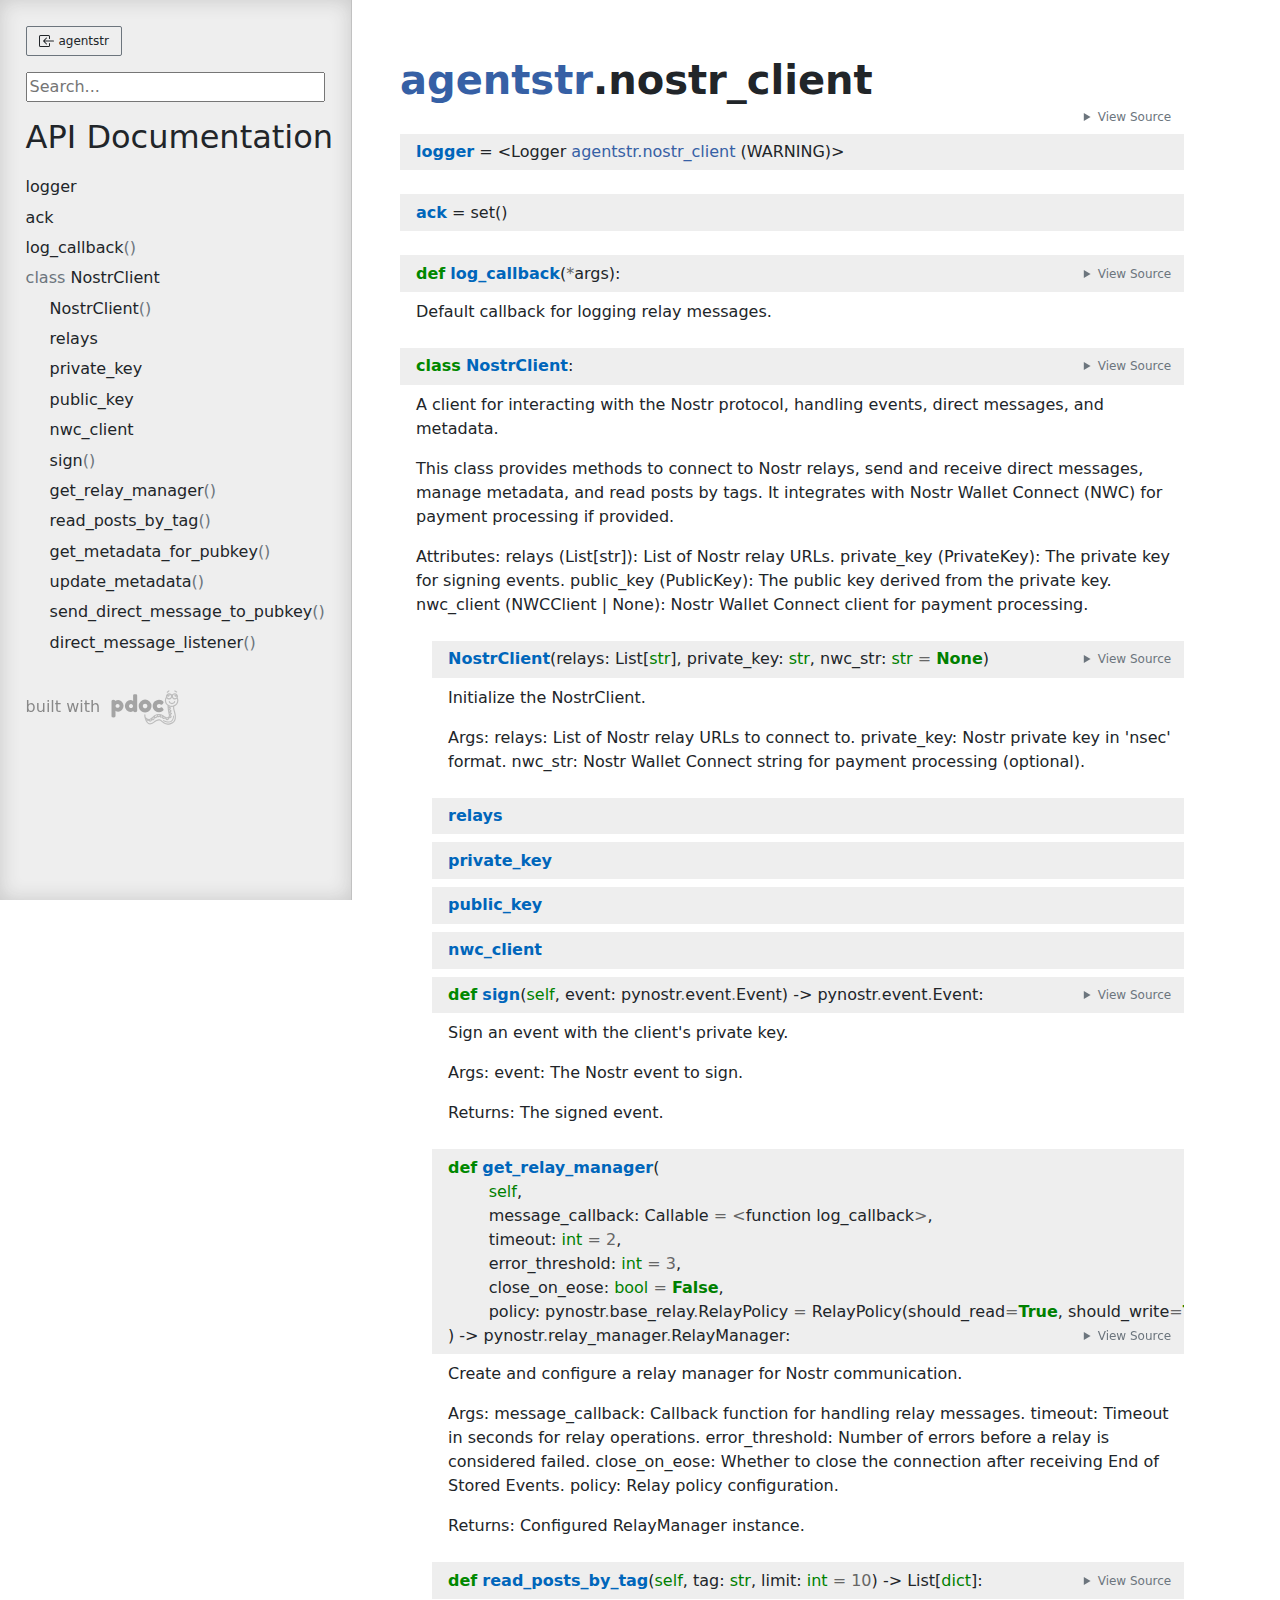
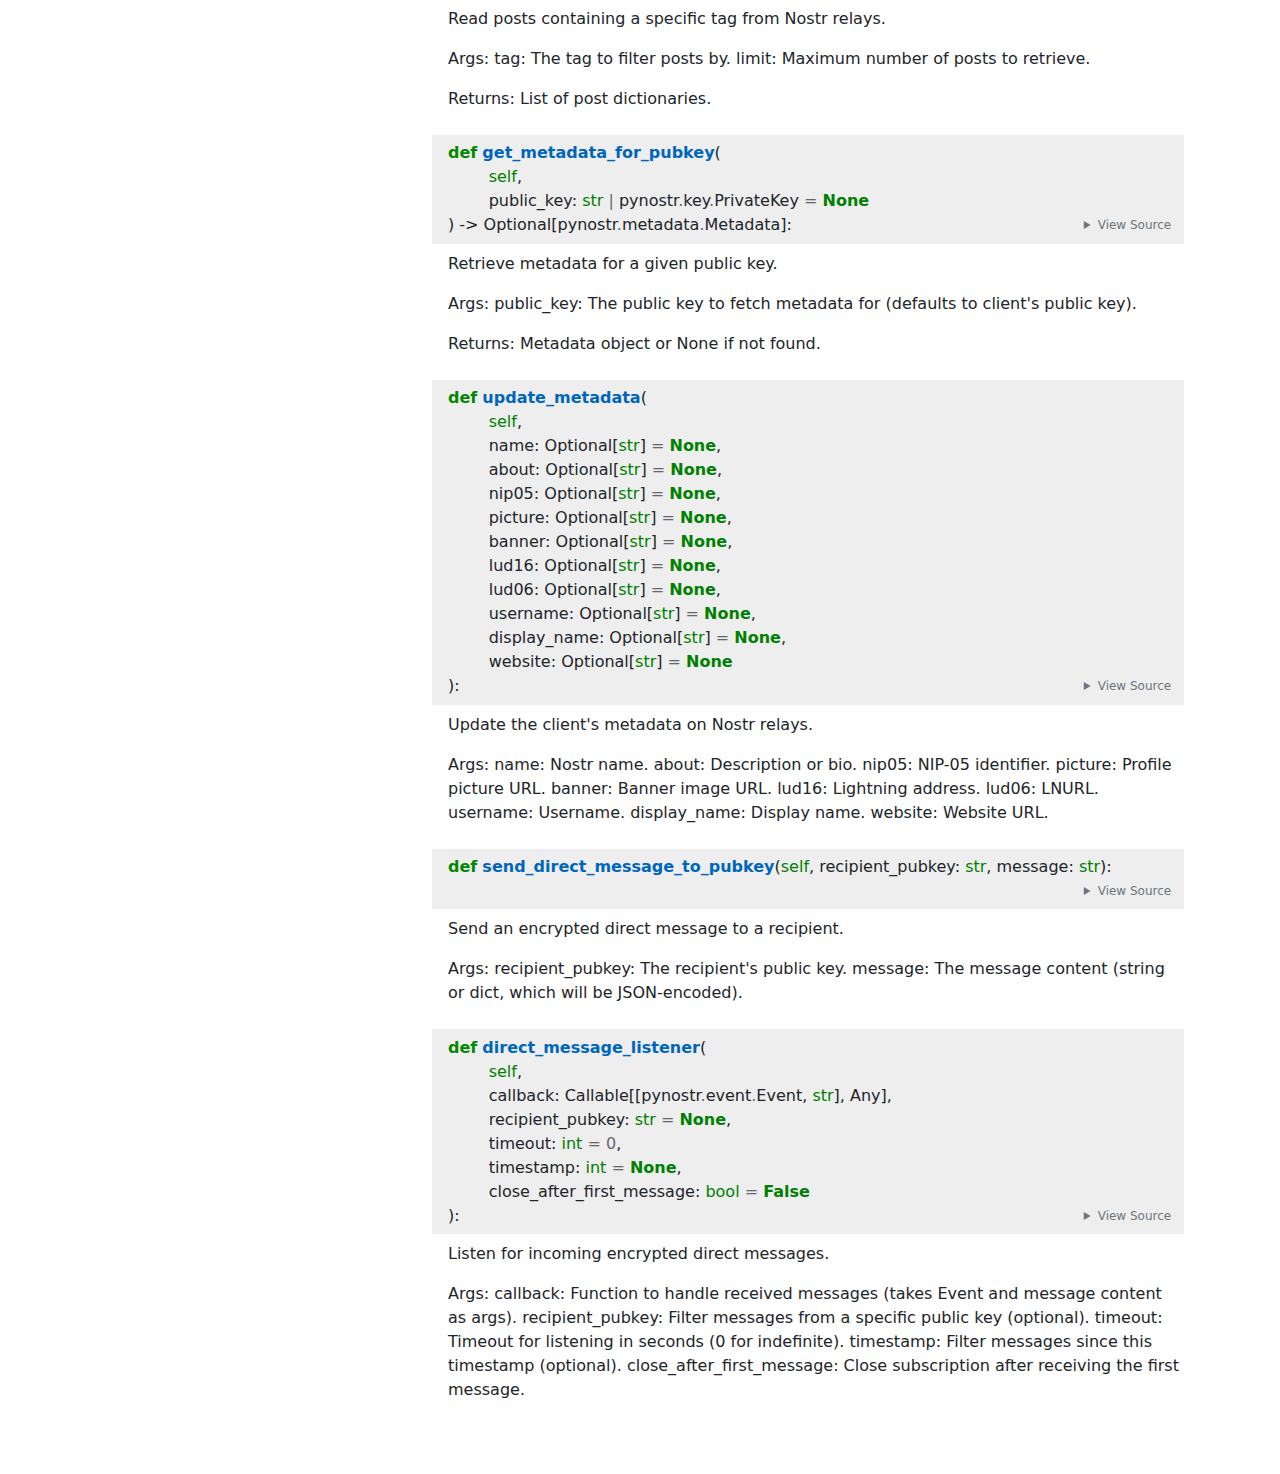
<file: docs/agentstr/nostr_client.html>
<!doctype html>
<html lang="en">
<head>
    <meta charset="utf-8">
    <meta name="viewport" content="width=device-width, initial-scale=1">
    <meta name="generator" content="pdoc 15.0.3"/>
    <title>agentstr.nostr_client API documentation</title>

    <style>/*! * Bootstrap Reboot v5.0.0 (https://getbootstrap.com/) * Copyright 2011-2021 The Bootstrap Authors * Copyright 2011-2021 Twitter, Inc. * Licensed under MIT (https://github.com/twbs/bootstrap/blob/main/LICENSE) * Forked from Normalize.css, licensed MIT (https://github.com/necolas/normalize.css/blob/master/LICENSE.md) */*,::after,::before{box-sizing:border-box}@media (prefers-reduced-motion:no-preference){:root{scroll-behavior:smooth}}body{margin:0;font-family:system-ui,-apple-system,"Segoe UI",Roboto,"Helvetica Neue",Arial,"Noto Sans","Liberation Sans",sans-serif,"Apple Color Emoji","Segoe UI Emoji","Segoe UI Symbol","Noto Color Emoji";font-size:1rem;font-weight:400;line-height:1.5;color:#212529;background-color:#fff;-webkit-text-size-adjust:100%;-webkit-tap-highlight-color:transparent}hr{margin:1rem 0;color:inherit;background-color:currentColor;border:0;opacity:.25}hr:not([size]){height:1px}h1,h2,h3,h4,h5,h6{margin-top:0;margin-bottom:.5rem;font-weight:500;line-height:1.2}h1{font-size:calc(1.375rem + 1.5vw)}@media (min-width:1200px){h1{font-size:2.5rem}}h2{font-size:calc(1.325rem + .9vw)}@media (min-width:1200px){h2{font-size:2rem}}h3{font-size:calc(1.3rem + .6vw)}@media (min-width:1200px){h3{font-size:1.75rem}}h4{font-size:calc(1.275rem + .3vw)}@media (min-width:1200px){h4{font-size:1.5rem}}h5{font-size:1.25rem}h6{font-size:1rem}p{margin-top:0;margin-bottom:1rem}abbr[data-bs-original-title],abbr[title]{-webkit-text-decoration:underline dotted;text-decoration:underline dotted;cursor:help;-webkit-text-decoration-skip-ink:none;text-decoration-skip-ink:none}address{margin-bottom:1rem;font-style:normal;line-height:inherit}ol,ul{padding-left:2rem}dl,ol,ul{margin-top:0;margin-bottom:1rem}ol ol,ol ul,ul ol,ul ul{margin-bottom:0}dt{font-weight:700}dd{margin-bottom:.5rem;margin-left:0}blockquote{margin:0 0 1rem}b,strong{font-weight:bolder}small{font-size:.875em}mark{padding:.2em;background-color:#fcf8e3}sub,sup{position:relative;font-size:.75em;line-height:0;vertical-align:baseline}sub{bottom:-.25em}sup{top:-.5em}a{color:#0d6efd;text-decoration:underline}a:hover{color:#0a58ca}a:not([href]):not([class]),a:not([href]):not([class]):hover{color:inherit;text-decoration:none}code,kbd,pre,samp{font-family:SFMono-Regular,Menlo,Monaco,Consolas,"Liberation Mono","Courier New",monospace;font-size:1em;direction:ltr;unicode-bidi:bidi-override}pre{display:block;margin-top:0;margin-bottom:1rem;overflow:auto;font-size:.875em}pre code{font-size:inherit;color:inherit;word-break:normal}code{font-size:.875em;color:#d63384;word-wrap:break-word}a>code{color:inherit}kbd{padding:.2rem .4rem;font-size:.875em;color:#fff;background-color:#212529;border-radius:.2rem}kbd kbd{padding:0;font-size:1em;font-weight:700}figure{margin:0 0 1rem}img,svg{vertical-align:middle}table{caption-side:bottom;border-collapse:collapse}caption{padding-top:.5rem;padding-bottom:.5rem;color:#6c757d;text-align:left}th{text-align:inherit;text-align:-webkit-match-parent}tbody,td,tfoot,th,thead,tr{border-color:inherit;border-style:solid;border-width:0}label{display:inline-block}button{border-radius:0}button:focus:not(:focus-visible){outline:0}button,input,optgroup,select,textarea{margin:0;font-family:inherit;font-size:inherit;line-height:inherit}button,select{text-transform:none}[role=button]{cursor:pointer}select{word-wrap:normal}select:disabled{opacity:1}[list]::-webkit-calendar-picker-indicator{display:none}[type=button],[type=reset],[type=submit],button{-webkit-appearance:button}[type=button]:not(:disabled),[type=reset]:not(:disabled),[type=submit]:not(:disabled),button:not(:disabled){cursor:pointer}::-moz-focus-inner{padding:0;border-style:none}textarea{resize:vertical}fieldset{min-width:0;padding:0;margin:0;border:0}legend{float:left;width:100%;padding:0;margin-bottom:.5rem;font-size:calc(1.275rem + .3vw);line-height:inherit}@media (min-width:1200px){legend{font-size:1.5rem}}legend+*{clear:left}::-webkit-datetime-edit-day-field,::-webkit-datetime-edit-fields-wrapper,::-webkit-datetime-edit-hour-field,::-webkit-datetime-edit-minute,::-webkit-datetime-edit-month-field,::-webkit-datetime-edit-text,::-webkit-datetime-edit-year-field{padding:0}::-webkit-inner-spin-button{height:auto}[type=search]{outline-offset:-2px;-webkit-appearance:textfield}::-webkit-search-decoration{-webkit-appearance:none}::-webkit-color-swatch-wrapper{padding:0}::file-selector-button{font:inherit}::-webkit-file-upload-button{font:inherit;-webkit-appearance:button}output{display:inline-block}iframe{border:0}summary{display:list-item;cursor:pointer}progress{vertical-align:baseline}[hidden]{display:none!important}</style>
    <style>/*! syntax-highlighting.css */pre{line-height:125%;}span.linenos{color:inherit; background-color:transparent; padding-left:5px; padding-right:20px;}.pdoc-code .hll{background-color:#ffffcc}.pdoc-code{background:#f8f8f8;}.pdoc-code .c{color:#3D7B7B; font-style:italic}.pdoc-code .err{border:1px solid #FF0000}.pdoc-code .k{color:#008000; font-weight:bold}.pdoc-code .o{color:#666666}.pdoc-code .ch{color:#3D7B7B; font-style:italic}.pdoc-code .cm{color:#3D7B7B; font-style:italic}.pdoc-code .cp{color:#9C6500}.pdoc-code .cpf{color:#3D7B7B; font-style:italic}.pdoc-code .c1{color:#3D7B7B; font-style:italic}.pdoc-code .cs{color:#3D7B7B; font-style:italic}.pdoc-code .gd{color:#A00000}.pdoc-code .ge{font-style:italic}.pdoc-code .gr{color:#E40000}.pdoc-code .gh{color:#000080; font-weight:bold}.pdoc-code .gi{color:#008400}.pdoc-code .go{color:#717171}.pdoc-code .gp{color:#000080; font-weight:bold}.pdoc-code .gs{font-weight:bold}.pdoc-code .gu{color:#800080; font-weight:bold}.pdoc-code .gt{color:#0044DD}.pdoc-code .kc{color:#008000; font-weight:bold}.pdoc-code .kd{color:#008000; font-weight:bold}.pdoc-code .kn{color:#008000; font-weight:bold}.pdoc-code .kp{color:#008000}.pdoc-code .kr{color:#008000; font-weight:bold}.pdoc-code .kt{color:#B00040}.pdoc-code .m{color:#666666}.pdoc-code .s{color:#BA2121}.pdoc-code .na{color:#687822}.pdoc-code .nb{color:#008000}.pdoc-code .nc{color:#0000FF; font-weight:bold}.pdoc-code .no{color:#880000}.pdoc-code .nd{color:#AA22FF}.pdoc-code .ni{color:#717171; font-weight:bold}.pdoc-code .ne{color:#CB3F38; font-weight:bold}.pdoc-code .nf{color:#0000FF}.pdoc-code .nl{color:#767600}.pdoc-code .nn{color:#0000FF; font-weight:bold}.pdoc-code .nt{color:#008000; font-weight:bold}.pdoc-code .nv{color:#19177C}.pdoc-code .ow{color:#AA22FF; font-weight:bold}.pdoc-code .w{color:#bbbbbb}.pdoc-code .mb{color:#666666}.pdoc-code .mf{color:#666666}.pdoc-code .mh{color:#666666}.pdoc-code .mi{color:#666666}.pdoc-code .mo{color:#666666}.pdoc-code .sa{color:#BA2121}.pdoc-code .sb{color:#BA2121}.pdoc-code .sc{color:#BA2121}.pdoc-code .dl{color:#BA2121}.pdoc-code .sd{color:#BA2121; font-style:italic}.pdoc-code .s2{color:#BA2121}.pdoc-code .se{color:#AA5D1F; font-weight:bold}.pdoc-code .sh{color:#BA2121}.pdoc-code .si{color:#A45A77; font-weight:bold}.pdoc-code .sx{color:#008000}.pdoc-code .sr{color:#A45A77}.pdoc-code .s1{color:#BA2121}.pdoc-code .ss{color:#19177C}.pdoc-code .bp{color:#008000}.pdoc-code .fm{color:#0000FF}.pdoc-code .vc{color:#19177C}.pdoc-code .vg{color:#19177C}.pdoc-code .vi{color:#19177C}.pdoc-code .vm{color:#19177C}.pdoc-code .il{color:#666666}</style>
    <style>/*! theme.css */:root{--pdoc-background:#fff;}.pdoc{--text:#212529;--muted:#6c757d;--link:#3660a5;--link-hover:#1659c5;--code:#f8f8f8;--active:#fff598;--accent:#eee;--accent2:#c1c1c1;--nav-hover:rgba(255, 255, 255, 0.5);--name:#0066BB;--def:#008800;--annotation:#007020;}</style>
    <style>/*! layout.css */html, body{width:100%;height:100%;}html, main{scroll-behavior:smooth;}body{background-color:var(--pdoc-background);}@media (max-width:769px){#navtoggle{cursor:pointer;position:absolute;width:50px;height:40px;top:1rem;right:1rem;border-color:var(--text);color:var(--text);display:flex;opacity:0.8;z-index:999;}#navtoggle:hover{opacity:1;}#togglestate + div{display:none;}#togglestate:checked + div{display:inherit;}main, header{padding:2rem 3vw;}header + main{margin-top:-3rem;}.git-button{display:none !important;}nav input[type="search"]{max-width:77%;}nav input[type="search"]:first-child{margin-top:-6px;}nav input[type="search"]:valid ~ *{display:none !important;}}@media (min-width:770px){:root{--sidebar-width:clamp(12.5rem, 28vw, 22rem);}nav{position:fixed;overflow:auto;height:100vh;width:var(--sidebar-width);}main, header{padding:3rem 2rem 3rem calc(var(--sidebar-width) + 3rem);width:calc(54rem + var(--sidebar-width));max-width:100%;}header + main{margin-top:-4rem;}#navtoggle{display:none;}}#togglestate{position:absolute;height:0;opacity:0;}nav.pdoc{--pad:clamp(0.5rem, 2vw, 1.75rem);--indent:1.5rem;background-color:var(--accent);border-right:1px solid var(--accent2);box-shadow:0 0 20px rgba(50, 50, 50, .2) inset;padding:0 0 0 var(--pad);overflow-wrap:anywhere;scrollbar-width:thin; scrollbar-color:var(--accent2) transparent; z-index:1}nav.pdoc::-webkit-scrollbar{width:.4rem; }nav.pdoc::-webkit-scrollbar-thumb{background-color:var(--accent2); }nav.pdoc > div{padding:var(--pad) 0;}nav.pdoc .module-list-button{display:inline-flex;align-items:center;color:var(--text);border-color:var(--muted);margin-bottom:1rem;}nav.pdoc .module-list-button:hover{border-color:var(--text);}nav.pdoc input[type=search]{display:block;outline-offset:0;width:calc(100% - var(--pad));}nav.pdoc .logo{max-width:calc(100% - var(--pad));max-height:35vh;display:block;margin:0 auto 1rem;transform:translate(calc(-.5 * var(--pad)), 0);}nav.pdoc ul{list-style:none;padding-left:0;}nav.pdoc > div > ul{margin-left:calc(0px - var(--pad));}nav.pdoc li a{padding:.2rem 0 .2rem calc(var(--pad) + var(--indent));}nav.pdoc > div > ul > li > a{padding-left:var(--pad);}nav.pdoc li{transition:all 100ms;}nav.pdoc li:hover{background-color:var(--nav-hover);}nav.pdoc a, nav.pdoc a:hover{color:var(--text);}nav.pdoc a{display:block;}nav.pdoc > h2:first-of-type{margin-top:1.5rem;}nav.pdoc .class:before{content:"class ";color:var(--muted);}nav.pdoc .function:after{content:"()";color:var(--muted);}nav.pdoc footer:before{content:"";display:block;width:calc(100% - var(--pad));border-top:solid var(--accent2) 1px;margin-top:1.5rem;padding-top:.5rem;}nav.pdoc footer{font-size:small;}</style>
    <style>/*! content.css */.pdoc{color:var(--text);box-sizing:border-box;line-height:1.5;background:none;}.pdoc .pdoc-button{cursor:pointer;display:inline-block;border:solid black 1px;border-radius:2px;font-size:.75rem;padding:calc(0.5em - 1px) 1em;transition:100ms all;}.pdoc .alert{padding:1rem 1rem 1rem calc(1.5rem + 24px);border:1px solid transparent;border-radius:.25rem;background-repeat:no-repeat;background-position:.75rem center;margin-bottom:1rem;}.pdoc .alert > em{display:none;}.pdoc .alert > *:last-child{margin-bottom:0;}.pdoc .alert.note{color:#084298;background-color:#cfe2ff;border-color:#b6d4fe;background-image:url("data:image/svg+xml,%3Csvg%20xmlns%3D%22http%3A//www.w3.org/2000/svg%22%20width%3D%2224%22%20height%3D%2224%22%20fill%3D%22%23084298%22%20viewBox%3D%220%200%2016%2016%22%3E%3Cpath%20d%3D%22M8%2016A8%208%200%201%200%208%200a8%208%200%200%200%200%2016zm.93-9.412-1%204.705c-.07.34.029.533.304.533.194%200%20.487-.07.686-.246l-.088.416c-.287.346-.92.598-1.465.598-.703%200-1.002-.422-.808-1.319l.738-3.468c.064-.293.006-.399-.287-.47l-.451-.081.082-.381%202.29-.287zM8%205.5a1%201%200%201%201%200-2%201%201%200%200%201%200%202z%22/%3E%3C/svg%3E");}.pdoc .alert.tip{color:#0a3622;background-color:#d1e7dd;border-color:#a3cfbb;background-image:url("data:image/svg+xml,%3Csvg%20xmlns%3D%22http%3A//www.w3.org/2000/svg%22%20width%3D%2224%22%20height%3D%2224%22%20fill%3D%22%230a3622%22%20viewBox%3D%220%200%2016%2016%22%3E%3Cpath%20d%3D%22M2%206a6%206%200%201%201%2010.174%204.31c-.203.196-.359.4-.453.619l-.762%201.769A.5.5%200%200%201%2010.5%2013a.5.5%200%200%201%200%201%20.5.5%200%200%201%200%201l-.224.447a1%201%200%200%201-.894.553H6.618a1%201%200%200%201-.894-.553L5.5%2015a.5.5%200%200%201%200-1%20.5.5%200%200%201%200-1%20.5.5%200%200%201-.46-.302l-.761-1.77a2%202%200%200%200-.453-.618A5.98%205.98%200%200%201%202%206m6-5a5%205%200%200%200-3.479%208.592c.263.254.514.564.676.941L5.83%2012h4.342l.632-1.467c.162-.377.413-.687.676-.941A5%205%200%200%200%208%201%22/%3E%3C/svg%3E");}.pdoc .alert.important{color:#055160;background-color:#cff4fc;border-color:#9eeaf9;background-image:url("data:image/svg+xml,%3Csvg%20xmlns%3D%22http%3A//www.w3.org/2000/svg%22%20width%3D%2224%22%20height%3D%2224%22%20fill%3D%22%23055160%22%20viewBox%3D%220%200%2016%2016%22%3E%3Cpath%20d%3D%22M2%200a2%202%200%200%200-2%202v12a2%202%200%200%200%202%202h12a2%202%200%200%200%202-2V2a2%202%200%200%200-2-2zm6%204c.535%200%20.954.462.9.995l-.35%203.507a.552.552%200%200%201-1.1%200L7.1%204.995A.905.905%200%200%201%208%204m.002%206a1%201%200%201%201%200%202%201%201%200%200%201%200-2%22/%3E%3C/svg%3E");}.pdoc .alert.warning{color:#664d03;background-color:#fff3cd;border-color:#ffecb5;background-image:url("data:image/svg+xml,%3Csvg%20xmlns%3D%22http%3A//www.w3.org/2000/svg%22%20width%3D%2224%22%20height%3D%2224%22%20fill%3D%22%23664d03%22%20viewBox%3D%220%200%2016%2016%22%3E%3Cpath%20d%3D%22M8.982%201.566a1.13%201.13%200%200%200-1.96%200L.165%2013.233c-.457.778.091%201.767.98%201.767h13.713c.889%200%201.438-.99.98-1.767L8.982%201.566zM8%205c.535%200%20.954.462.9.995l-.35%203.507a.552.552%200%200%201-1.1%200L7.1%205.995A.905.905%200%200%201%208%205zm.002%206a1%201%200%201%201%200%202%201%201%200%200%201%200-2z%22/%3E%3C/svg%3E");}.pdoc .alert.caution{color:#842029;background-color:#f8d7da;border-color:#f5c2c7;background-image:url("data:image/svg+xml,%3Csvg%20xmlns%3D%22http%3A//www.w3.org/2000/svg%22%20width%3D%2224%22%20height%3D%2224%22%20fill%3D%22%23842029%22%20viewBox%3D%220%200%2016%2016%22%3E%3Cpath%20d%3D%22M11.46.146A.5.5%200%200%200%2011.107%200H4.893a.5.5%200%200%200-.353.146L.146%204.54A.5.5%200%200%200%200%204.893v6.214a.5.5%200%200%200%20.146.353l4.394%204.394a.5.5%200%200%200%20.353.146h6.214a.5.5%200%200%200%20.353-.146l4.394-4.394a.5.5%200%200%200%20.146-.353V4.893a.5.5%200%200%200-.146-.353zM8%204c.535%200%20.954.462.9.995l-.35%203.507a.552.552%200%200%201-1.1%200L7.1%204.995A.905.905%200%200%201%208%204m.002%206a1%201%200%201%201%200%202%201%201%200%200%201%200-2%22/%3E%3C/svg%3E");}.pdoc .alert.danger{color:#842029;background-color:#f8d7da;border-color:#f5c2c7;background-image:url("data:image/svg+xml,%3Csvg%20xmlns%3D%22http%3A//www.w3.org/2000/svg%22%20width%3D%2224%22%20height%3D%2224%22%20fill%3D%22%23842029%22%20viewBox%3D%220%200%2016%2016%22%3E%3Cpath%20d%3D%22M5.52.359A.5.5%200%200%201%206%200h4a.5.5%200%200%201%20.474.658L8.694%206H12.5a.5.5%200%200%201%20.395.807l-7%209a.5.5%200%200%201-.873-.454L6.823%209.5H3.5a.5.5%200%200%201-.48-.641l2.5-8.5z%22/%3E%3C/svg%3E");}.pdoc .visually-hidden{position:absolute !important;width:1px !important;height:1px !important;padding:0 !important;margin:-1px !important;overflow:hidden !important;clip:rect(0, 0, 0, 0) !important;white-space:nowrap !important;border:0 !important;}.pdoc h1, .pdoc h2, .pdoc h3{font-weight:300;margin:.3em 0;padding:.2em 0;}.pdoc > section:not(.module-info) h1{font-size:1.5rem;font-weight:500;}.pdoc > section:not(.module-info) h2{font-size:1.4rem;font-weight:500;}.pdoc > section:not(.module-info) h3{font-size:1.3rem;font-weight:500;}.pdoc > section:not(.module-info) h4{font-size:1.2rem;}.pdoc > section:not(.module-info) h5{font-size:1.1rem;}.pdoc a{text-decoration:none;color:var(--link);}.pdoc a:hover{color:var(--link-hover);}.pdoc blockquote{margin-left:2rem;}.pdoc pre{border-top:1px solid var(--accent2);border-bottom:1px solid var(--accent2);margin-top:0;margin-bottom:1em;padding:.5rem 0 .5rem .5rem;overflow-x:auto;background-color:var(--code);}.pdoc code{color:var(--text);padding:.2em .4em;margin:0;font-size:85%;background-color:var(--accent);border-radius:6px;}.pdoc a > code{color:inherit;}.pdoc pre > code{display:inline-block;font-size:inherit;background:none;border:none;padding:0;}.pdoc > section:not(.module-info){margin-bottom:1.5rem;}.pdoc .modulename{margin-top:0;font-weight:bold;}.pdoc .modulename a{color:var(--link);transition:100ms all;}.pdoc .git-button{float:right;border:solid var(--link) 1px;}.pdoc .git-button:hover{background-color:var(--link);color:var(--pdoc-background);}.view-source-toggle-state,.view-source-toggle-state ~ .pdoc-code{display:none;}.view-source-toggle-state:checked ~ .pdoc-code{display:block;}.view-source-button{display:inline-block;float:right;font-size:.75rem;line-height:1.5rem;color:var(--muted);padding:0 .4rem 0 1.3rem;cursor:pointer;text-indent:-2px;}.view-source-button > span{visibility:hidden;}.module-info .view-source-button{float:none;display:flex;justify-content:flex-end;margin:-1.2rem .4rem -.2rem 0;}.view-source-button::before{position:absolute;content:"View Source";display:list-item;list-style-type:disclosure-closed;}.view-source-toggle-state:checked ~ .attr .view-source-button::before,.view-source-toggle-state:checked ~ .view-source-button::before{list-style-type:disclosure-open;}.pdoc .docstring{margin-bottom:1.5rem;}.pdoc section:not(.module-info) .docstring{margin-left:clamp(0rem, 5vw - 2rem, 1rem);}.pdoc .docstring .pdoc-code{margin-left:1em;margin-right:1em;}.pdoc h1:target,.pdoc h2:target,.pdoc h3:target,.pdoc h4:target,.pdoc h5:target,.pdoc h6:target,.pdoc .pdoc-code > pre > span:target{background-color:var(--active);box-shadow:-1rem 0 0 0 var(--active);}.pdoc .pdoc-code > pre > span:target{display:block;}.pdoc div:target > .attr,.pdoc section:target > .attr,.pdoc dd:target > a{background-color:var(--active);}.pdoc *{scroll-margin:2rem;}.pdoc .pdoc-code .linenos{user-select:none;}.pdoc .attr:hover{filter:contrast(0.95);}.pdoc section, .pdoc .classattr{position:relative;}.pdoc .headerlink{--width:clamp(1rem, 3vw, 2rem);position:absolute;top:0;left:calc(0rem - var(--width));transition:all 100ms ease-in-out;opacity:0;}.pdoc .headerlink::before{content:"#";display:block;text-align:center;width:var(--width);height:2.3rem;line-height:2.3rem;font-size:1.5rem;}.pdoc .attr:hover ~ .headerlink,.pdoc *:target > .headerlink,.pdoc .headerlink:hover{opacity:1;}.pdoc .attr{display:block;margin:.5rem 0 .5rem;padding:.4rem .4rem .4rem 1rem;background-color:var(--accent);overflow-x:auto;}.pdoc .classattr{margin-left:2rem;}.pdoc .decorator-deprecated{color:#842029;}.pdoc .decorator-deprecated ~ span{filter:grayscale(1) opacity(0.8);}.pdoc .name{color:var(--name);font-weight:bold;}.pdoc .def{color:var(--def);font-weight:bold;}.pdoc .signature{background-color:transparent;}.pdoc .param, .pdoc .return-annotation{white-space:pre;}.pdoc .signature.multiline .param{display:block;}.pdoc .signature.condensed .param{display:inline-block;}.pdoc .annotation{color:var(--annotation);}.pdoc .view-value-toggle-state,.pdoc .view-value-toggle-state ~ .default_value{display:none;}.pdoc .view-value-toggle-state:checked ~ .default_value{display:inherit;}.pdoc .view-value-button{font-size:.5rem;vertical-align:middle;border-style:dashed;margin-top:-0.1rem;}.pdoc .view-value-button:hover{background:white;}.pdoc .view-value-button::before{content:"show";text-align:center;width:2.2em;display:inline-block;}.pdoc .view-value-toggle-state:checked ~ .view-value-button::before{content:"hide";}.pdoc .inherited{margin-left:2rem;}.pdoc .inherited dt{font-weight:700;}.pdoc .inherited dt, .pdoc .inherited dd{display:inline;margin-left:0;margin-bottom:.5rem;}.pdoc .inherited dd:not(:last-child):after{content:", ";}.pdoc .inherited .class:before{content:"class ";}.pdoc .inherited .function a:after{content:"()";}.pdoc .search-result .docstring{overflow:auto;max-height:25vh;}.pdoc .search-result.focused > .attr{background-color:var(--active);}.pdoc .attribution{margin-top:2rem;display:block;opacity:0.5;transition:all 200ms;filter:grayscale(100%);}.pdoc .attribution:hover{opacity:1;filter:grayscale(0%);}.pdoc .attribution img{margin-left:5px;height:35px;vertical-align:middle;width:70px;transition:all 200ms;}.pdoc table{display:block;width:max-content;max-width:100%;overflow:auto;margin-bottom:1rem;}.pdoc table th{font-weight:600;}.pdoc table th, .pdoc table td{padding:6px 13px;border:1px solid var(--accent2);}</style>
    <style>/*! custom.css */</style></head>
<body>
    <nav class="pdoc">
        <label id="navtoggle" for="togglestate" class="pdoc-button"><svg xmlns='http://www.w3.org/2000/svg' viewBox='0 0 30 30'><path stroke-linecap='round' stroke="currentColor" stroke-miterlimit='10' stroke-width='2' d='M4 7h22M4 15h22M4 23h22'/></svg></label>
        <input id="togglestate" type="checkbox" aria-hidden="true" tabindex="-1">
        <div>            <a class="pdoc-button module-list-button" href="../agentstr.html">
<svg xmlns="http://www.w3.org/2000/svg" width="16" height="16" fill="currentColor" class="bi bi-box-arrow-in-left" viewBox="0 0 16 16">
  <path fill-rule="evenodd" d="M10 3.5a.5.5 0 0 0-.5-.5h-8a.5.5 0 0 0-.5.5v9a.5.5 0 0 0 .5.5h8a.5.5 0 0 0 .5-.5v-2a.5.5 0 0 1 1 0v2A1.5 1.5 0 0 1 9.5 14h-8A1.5 1.5 0 0 1 0 12.5v-9A1.5 1.5 0 0 1 1.5 2h8A1.5 1.5 0 0 1 11 3.5v2a.5.5 0 0 1-1 0v-2z"/>
  <path fill-rule="evenodd" d="M4.146 8.354a.5.5 0 0 1 0-.708l3-3a.5.5 0 1 1 .708.708L5.707 7.5H14.5a.5.5 0 0 1 0 1H5.707l2.147 2.146a.5.5 0 0 1-.708.708l-3-3z"/>
</svg>                &nbsp;agentstr</a>


            <input type="search" placeholder="Search..." role="searchbox" aria-label="search"
                   pattern=".+" required>



            <h2>API Documentation</h2>
                <ul class="memberlist">
            <li>
                    <a class="variable" href="#logger">logger</a>
            </li>
            <li>
                    <a class="variable" href="#ack">ack</a>
            </li>
            <li>
                    <a class="function" href="#log_callback">log_callback</a>
            </li>
            <li>
                    <a class="class" href="#NostrClient">NostrClient</a>
                            <ul class="memberlist">
                        <li>
                                <a class="function" href="#NostrClient.__init__">NostrClient</a>
                        </li>
                        <li>
                                <a class="variable" href="#NostrClient.relays">relays</a>
                        </li>
                        <li>
                                <a class="variable" href="#NostrClient.private_key">private_key</a>
                        </li>
                        <li>
                                <a class="variable" href="#NostrClient.public_key">public_key</a>
                        </li>
                        <li>
                                <a class="variable" href="#NostrClient.nwc_client">nwc_client</a>
                        </li>
                        <li>
                                <a class="function" href="#NostrClient.sign">sign</a>
                        </li>
                        <li>
                                <a class="function" href="#NostrClient.get_relay_manager">get_relay_manager</a>
                        </li>
                        <li>
                                <a class="function" href="#NostrClient.read_posts_by_tag">read_posts_by_tag</a>
                        </li>
                        <li>
                                <a class="function" href="#NostrClient.get_metadata_for_pubkey">get_metadata_for_pubkey</a>
                        </li>
                        <li>
                                <a class="function" href="#NostrClient.update_metadata">update_metadata</a>
                        </li>
                        <li>
                                <a class="function" href="#NostrClient.send_direct_message_to_pubkey">send_direct_message_to_pubkey</a>
                        </li>
                        <li>
                                <a class="function" href="#NostrClient.direct_message_listener">direct_message_listener</a>
                        </li>
                </ul>

            </li>
    </ul>



        <a class="attribution" title="pdoc: Python API documentation generator" href="https://pdoc.dev" target="_blank">
            built with <span class="visually-hidden">pdoc</span><img
                alt="pdoc logo"
                src="data:image/svg+xml,%3Csvg%20xmlns%3D%22http%3A//www.w3.org/2000/svg%22%20role%3D%22img%22%20aria-label%3D%22pdoc%20logo%22%20width%3D%22300%22%20height%3D%22150%22%20viewBox%3D%22-1%200%2060%2030%22%3E%3Ctitle%3Epdoc%3C/title%3E%3Cpath%20d%3D%22M29.621%2021.293c-.011-.273-.214-.475-.511-.481a.5.5%200%200%200-.489.503l-.044%201.393c-.097.551-.695%201.215-1.566%201.704-.577.428-1.306.486-2.193.182-1.426-.617-2.467-1.654-3.304-2.487l-.173-.172a3.43%203.43%200%200%200-.365-.306.49.49%200%200%200-.286-.196c-1.718-1.06-4.931-1.47-7.353.191l-.219.15c-1.707%201.187-3.413%202.131-4.328%201.03-.02-.027-.49-.685-.141-1.763.233-.721.546-2.408.772-4.076.042-.09.067-.187.046-.288.166-1.347.277-2.625.241-3.351%201.378-1.008%202.271-2.586%202.271-4.362%200-.976-.272-1.935-.788-2.774-.057-.094-.122-.18-.184-.268.033-.167.052-.339.052-.516%200-1.477-1.202-2.679-2.679-2.679-.791%200-1.496.352-1.987.9a6.3%206.3%200%200%200-1.001.029c-.492-.564-1.207-.929-2.012-.929-1.477%200-2.679%201.202-2.679%202.679A2.65%202.65%200%200%200%20.97%206.554c-.383.747-.595%201.572-.595%202.41%200%202.311%201.507%204.29%203.635%205.107-.037.699-.147%202.27-.423%203.294l-.137.461c-.622%202.042-2.515%208.257%201.727%2010.643%201.614.908%203.06%201.248%204.317%201.248%202.665%200%204.492-1.524%205.322-2.401%201.476-1.559%202.886-1.854%206.491.82%201.877%201.393%203.514%201.753%204.861%201.068%202.223-1.713%202.811-3.867%203.399-6.374.077-.846.056-1.469.054-1.537zm-4.835%204.313c-.054.305-.156.586-.242.629-.034-.007-.131-.022-.307-.157-.145-.111-.314-.478-.456-.908.221.121.432.25.675.355.115.039.219.051.33.081zm-2.251-1.238c-.05.33-.158.648-.252.694-.022.001-.125-.018-.307-.157-.217-.166-.488-.906-.639-1.573.358.344.754.693%201.198%201.036zm-3.887-2.337c-.006-.116-.018-.231-.041-.342.635.145%201.189.368%201.599.625.097.231.166.481.174.642-.03.049-.055.101-.067.158-.046.013-.128.026-.298.004-.278-.037-.901-.57-1.367-1.087zm-1.127-.497c.116.306.176.625.12.71-.019.014-.117.045-.345.016-.206-.027-.604-.332-.986-.695.41-.051.816-.056%201.211-.031zm-4.535%201.535c.209.22.379.47.358.598-.006.041-.088.138-.351.234-.144.055-.539-.063-.979-.259a11.66%2011.66%200%200%200%20.972-.573zm.983-.664c.359-.237.738-.418%201.126-.554.25.237.479.548.457.694-.006.042-.087.138-.351.235-.174.064-.694-.105-1.232-.375zm-3.381%201.794c-.022.145-.061.29-.149.401-.133.166-.358.248-.69.251h-.002c-.133%200-.306-.26-.45-.621.417.091.854.07%201.291-.031zm-2.066-8.077a4.78%204.78%200%200%201-.775-.584c.172-.115.505-.254.88-.378l-.105.962zm-.331%202.302a10.32%2010.32%200%200%201-.828-.502c.202-.143.576-.328.984-.49l-.156.992zm-.45%202.157l-.701-.403c.214-.115.536-.249.891-.376a11.57%2011.57%200%200%201-.19.779zm-.181%201.716c.064.398.194.702.298.893-.194-.051-.435-.162-.736-.398.061-.119.224-.3.438-.495zM8.87%204.141c0%20.152-.123.276-.276.276s-.275-.124-.275-.276.123-.276.276-.276.275.124.275.276zm-.735-.389a1.15%201.15%200%200%200-.314.783%201.16%201.16%200%200%200%201.162%201.162c.457%200%20.842-.27%201.032-.653.026.117.042.238.042.362a1.68%201.68%200%200%201-1.679%201.679%201.68%201.68%200%200%201-1.679-1.679c0-.843.626-1.535%201.436-1.654zM5.059%205.406A1.68%201.68%200%200%201%203.38%207.085a1.68%201.68%200%200%201-1.679-1.679c0-.037.009-.072.011-.109.21.3.541.508.935.508a1.16%201.16%200%200%200%201.162-1.162%201.14%201.14%200%200%200-.474-.912c.015%200%20.03-.005.045-.005.926.001%201.679.754%201.679%201.68zM3.198%204.141c0%20.152-.123.276-.276.276s-.275-.124-.275-.276.123-.276.276-.276.275.124.275.276zM1.375%208.964c0-.52.103-1.035.288-1.52.466.394%201.06.64%201.717.64%201.144%200%202.116-.725%202.499-1.738.383%201.012%201.355%201.738%202.499%201.738.867%200%201.631-.421%202.121-1.062.307.605.478%201.267.478%201.942%200%202.486-2.153%204.51-4.801%204.51s-4.801-2.023-4.801-4.51zm24.342%2019.349c-.985.498-2.267.168-3.813-.979-3.073-2.281-5.453-3.199-7.813-.705-1.315%201.391-4.163%203.365-8.423.97-3.174-1.786-2.239-6.266-1.261-9.479l.146-.492c.276-1.02.395-2.457.444-3.268a6.11%206.11%200%200%200%201.18.115%206.01%206.01%200%200%200%202.536-.562l-.006.175c-.802.215-1.848.612-2.021%201.25-.079.295.021.601.274.837.219.203.415.364.598.501-.667.304-1.243.698-1.311%201.179-.02.144-.022.507.393.787.213.144.395.26.564.365-1.285.521-1.361.96-1.381%201.126-.018.142-.011.496.427.746l.854.489c-.473.389-.971.914-.999%201.429-.018.278.095.532.316.713.675.556%201.231.721%201.653.721.059%200%20.104-.014.158-.02.207.707.641%201.64%201.513%201.64h.013c.8-.008%201.236-.345%201.462-.626.173-.216.268-.457.325-.692.424.195.93.374%201.372.374.151%200%20.294-.021.423-.068.732-.27.944-.704.993-1.021.009-.061.003-.119.002-.179.266.086.538.147.789.147.15%200%20.294-.021.423-.069.542-.2.797-.489.914-.754.237.147.478.258.704.288.106.014.205.021.296.021.356%200%20.595-.101.767-.229.438.435%201.094.992%201.656%201.067.106.014.205.021.296.021a1.56%201.56%200%200%200%20.323-.035c.17.575.453%201.289.866%201.605.358.273.665.362.914.362a.99.99%200%200%200%20.421-.093%201.03%201.03%200%200%200%20.245-.164c.168.428.39.846.68%201.068.358.273.665.362.913.362a.99.99%200%200%200%20.421-.093c.317-.148.512-.448.639-.762.251.157.495.257.726.257.127%200%20.25-.024.37-.071.427-.17.706-.617.841-1.314.022-.015.047-.022.068-.038.067-.051.133-.104.196-.159-.443%201.486-1.107%202.761-2.086%203.257zM8.66%209.925a.5.5%200%201%200-1%200c0%20.653-.818%201.205-1.787%201.205s-1.787-.552-1.787-1.205a.5.5%200%201%200-1%200c0%201.216%201.25%202.205%202.787%202.205s2.787-.989%202.787-2.205zm4.4%2015.965l-.208.097c-2.661%201.258-4.708%201.436-6.086.527-1.542-1.017-1.88-3.19-1.844-4.198a.4.4%200%200%200-.385-.414c-.242-.029-.406.164-.414.385-.046%201.249.367%203.686%202.202%204.896.708.467%201.547.7%202.51.7%201.248%200%202.706-.392%204.362-1.174l.185-.086a.4.4%200%200%200%20.205-.527c-.089-.204-.326-.291-.527-.206zM9.547%202.292c.093.077.205.114.317.114a.5.5%200%200%200%20.318-.886L8.817.397a.5.5%200%200%200-.703.068.5.5%200%200%200%20.069.703l1.364%201.124zm-7.661-.065c.086%200%20.173-.022.253-.068l1.523-.893a.5.5%200%200%200-.506-.863l-1.523.892a.5.5%200%200%200-.179.685c.094.158.261.247.432.247z%22%20transform%3D%22matrix%28-1%200%200%201%2058%200%29%22%20fill%3D%22%233bb300%22/%3E%3Cpath%20d%3D%22M.3%2021.86V10.18q0-.46.02-.68.04-.22.18-.5.28-.54%201.34-.54%201.06%200%201.42.28.38.26.44.78.76-1.04%202.38-1.04%201.64%200%203.1%201.54%201.46%201.54%201.46%203.58%200%202.04-1.46%203.58-1.44%201.54-3.08%201.54-1.64%200-2.38-.92v4.04q0%20.46-.04.68-.02.22-.18.5-.14.3-.5.42-.36.12-.98.12-.62%200-1-.12-.36-.12-.52-.4-.14-.28-.18-.5-.02-.22-.02-.68zm3.96-9.42q-.46.54-.46%201.18%200%20.64.46%201.18.48.52%201.2.52.74%200%201.24-.52.52-.52.52-1.18%200-.66-.48-1.18-.48-.54-1.26-.54-.76%200-1.22.54zm14.741-8.36q.16-.3.54-.42.38-.12%201-.12.64%200%201.02.12.38.12.52.42.16.3.18.54.04.22.04.68v11.94q0%20.46-.04.7-.02.22-.18.5-.3.54-1.7.54-1.38%200-1.54-.98-.84.96-2.34.96-1.8%200-3.28-1.56-1.48-1.58-1.48-3.66%200-2.1%201.48-3.68%201.5-1.58%203.28-1.58%201.48%200%202.3%201v-4.2q0-.46.02-.68.04-.24.18-.52zm-3.24%2010.86q.52.54%201.26.54.74%200%201.22-.54.5-.54.5-1.18%200-.66-.48-1.22-.46-.56-1.26-.56-.8%200-1.28.56-.48.54-.48%201.2%200%20.66.52%201.2zm7.833-1.2q0-2.4%201.68-3.96%201.68-1.56%203.84-1.56%202.16%200%203.82%201.56%201.66%201.54%201.66%203.94%200%201.66-.86%202.96-.86%201.28-2.1%201.9-1.22.6-2.54.6-1.32%200-2.56-.64-1.24-.66-2.1-1.92-.84-1.28-.84-2.88zm4.18%201.44q.64.48%201.3.48.66%200%201.32-.5.66-.5.66-1.48%200-.98-.62-1.46-.62-.48-1.34-.48-.72%200-1.34.5-.62.5-.62%201.48%200%20.96.64%201.46zm11.412-1.44q0%20.84.56%201.32.56.46%201.18.46.64%200%201.18-.36.56-.38.9-.38.6%200%201.46%201.06.46.58.46%201.04%200%20.76-1.1%201.42-1.14.8-2.8.8-1.86%200-3.58-1.34-.82-.64-1.34-1.7-.52-1.08-.52-2.36%200-1.3.52-2.34.52-1.06%201.34-1.7%201.66-1.32%203.54-1.32.76%200%201.48.22.72.2%201.06.4l.32.2q.36.24.56.38.52.4.52.92%200%20.5-.42%201.14-.72%201.1-1.38%201.1-.38%200-1.08-.44-.36-.34-1.04-.34-.66%200-1.24.48-.58.48-.58%201.34z%22%20fill%3D%22green%22/%3E%3C/svg%3E"/>
        </a>
</div>
    </nav>
    <main class="pdoc">
            <section class="module-info">
                    <h1 class="modulename">
<a href="./../agentstr.html">agentstr</a><wbr>.nostr_client    </h1>

                
                        <input id="mod-nostr_client-view-source" class="view-source-toggle-state" type="checkbox" aria-hidden="true" tabindex="-1">

                        <label class="view-source-button" for="mod-nostr_client-view-source"><span>View Source</span></label>

                        <div class="pdoc-code codehilite"><pre><span></span><span id="L-1"><a href="#L-1"><span class="linenos">  1</span></a><span class="kn">import</span><span class="w"> </span><span class="nn">logging</span>
</span><span id="L-2"><a href="#L-2"><span class="linenos">  2</span></a><span class="kn">import</span><span class="w"> </span><span class="nn">uuid</span>
</span><span id="L-3"><a href="#L-3"><span class="linenos">  3</span></a><span class="kn">import</span><span class="w"> </span><span class="nn">time</span>
</span><span id="L-4"><a href="#L-4"><span class="linenos">  4</span></a><span class="kn">import</span><span class="w"> </span><span class="nn">json</span>
</span><span id="L-5"><a href="#L-5"><span class="linenos">  5</span></a><span class="kn">from</span><span class="w"> </span><span class="nn">typing</span><span class="w"> </span><span class="kn">import</span> <span class="n">List</span><span class="p">,</span> <span class="n">Any</span><span class="p">,</span> <span class="n">Optional</span><span class="p">,</span> <span class="n">Callable</span>
</span><span id="L-6"><a href="#L-6"><span class="linenos">  6</span></a><span class="kn">from</span><span class="w"> </span><span class="nn">pynostr.base_relay</span><span class="w"> </span><span class="kn">import</span> <span class="n">RelayPolicy</span>
</span><span id="L-7"><a href="#L-7"><span class="linenos">  7</span></a><span class="kn">from</span><span class="w"> </span><span class="nn">pynostr.key</span><span class="w"> </span><span class="kn">import</span> <span class="n">PrivateKey</span>
</span><span id="L-8"><a href="#L-8"><span class="linenos">  8</span></a><span class="kn">from</span><span class="w"> </span><span class="nn">pynostr.message_type</span><span class="w"> </span><span class="kn">import</span> <span class="n">RelayMessageType</span>
</span><span id="L-9"><a href="#L-9"><span class="linenos">  9</span></a><span class="kn">from</span><span class="w"> </span><span class="nn">pynostr.relay_manager</span><span class="w"> </span><span class="kn">import</span> <span class="n">RelayManager</span>
</span><span id="L-10"><a href="#L-10"><span class="linenos"> 10</span></a><span class="kn">from</span><span class="w"> </span><span class="nn">pynostr.event</span><span class="w"> </span><span class="kn">import</span> <span class="n">Event</span><span class="p">,</span> <span class="n">EventKind</span>
</span><span id="L-11"><a href="#L-11"><span class="linenos"> 11</span></a><span class="kn">from</span><span class="w"> </span><span class="nn">pynostr.filters</span><span class="w"> </span><span class="kn">import</span> <span class="n">Filters</span><span class="p">,</span> <span class="n">FiltersList</span>
</span><span id="L-12"><a href="#L-12"><span class="linenos"> 12</span></a><span class="kn">from</span><span class="w"> </span><span class="nn">pynostr.encrypted_dm</span><span class="w"> </span><span class="kn">import</span> <span class="n">EncryptedDirectMessage</span>
</span><span id="L-13"><a href="#L-13"><span class="linenos"> 13</span></a><span class="kn">from</span><span class="w"> </span><span class="nn">pynostr.metadata</span><span class="w"> </span><span class="kn">import</span> <span class="n">Metadata</span>
</span><span id="L-14"><a href="#L-14"><span class="linenos"> 14</span></a><span class="kn">from</span><span class="w"> </span><span class="nn">pynostr.utils</span><span class="w"> </span><span class="kn">import</span> <span class="n">get_public_key</span><span class="p">,</span> <span class="n">get_timestamp</span>
</span><span id="L-15"><a href="#L-15"><span class="linenos"> 15</span></a><span class="kn">from</span><span class="w"> </span><span class="nn">.nwc_client</span><span class="w"> </span><span class="kn">import</span> <span class="n">NWCClient</span>
</span><span id="L-16"><a href="#L-16"><span class="linenos"> 16</span></a>
</span><span id="L-17"><a href="#L-17"><span class="linenos"> 17</span></a><span class="n">logging</span><span class="o">.</span><span class="n">basicConfig</span><span class="p">(</span><span class="n">level</span><span class="o">=</span><span class="n">logging</span><span class="o">.</span><span class="n">WARNING</span><span class="p">)</span>
</span><span id="L-18"><a href="#L-18"><span class="linenos"> 18</span></a><span class="n">logger</span> <span class="o">=</span> <span class="n">logging</span><span class="o">.</span><span class="n">getLogger</span><span class="p">(</span><span class="vm">__name__</span><span class="p">)</span>
</span><span id="L-19"><a href="#L-19"><span class="linenos"> 19</span></a><span class="n">ack</span> <span class="o">=</span> <span class="nb">set</span><span class="p">([])</span>
</span><span id="L-20"><a href="#L-20"><span class="linenos"> 20</span></a>
</span><span id="L-21"><a href="#L-21"><span class="linenos"> 21</span></a>
</span><span id="L-22"><a href="#L-22"><span class="linenos"> 22</span></a><span class="k">def</span><span class="w"> </span><span class="nf">log_callback</span><span class="p">(</span><span class="o">*</span><span class="n">args</span><span class="p">):</span>
</span><span id="L-23"><a href="#L-23"><span class="linenos"> 23</span></a><span class="w">    </span><span class="sd">&quot;&quot;&quot;Default callback for logging relay messages.&quot;&quot;&quot;</span>
</span><span id="L-24"><a href="#L-24"><span class="linenos"> 24</span></a>    <span class="n">logging</span><span class="o">.</span><span class="n">info</span><span class="p">(</span><span class="sa">f</span><span class="s2">&quot;Received message from </span><span class="si">{</span><span class="n">args</span><span class="si">}</span><span class="s2">&quot;</span><span class="p">)</span>
</span><span id="L-25"><a href="#L-25"><span class="linenos"> 25</span></a>
</span><span id="L-26"><a href="#L-26"><span class="linenos"> 26</span></a>
</span><span id="L-27"><a href="#L-27"><span class="linenos"> 27</span></a><span class="k">class</span><span class="w"> </span><span class="nc">NostrClient</span><span class="p">:</span>
</span><span id="L-28"><a href="#L-28"><span class="linenos"> 28</span></a><span class="w">    </span><span class="sd">&quot;&quot;&quot;A client for interacting with the Nostr protocol, handling events, direct messages, and metadata.</span>
</span><span id="L-29"><a href="#L-29"><span class="linenos"> 29</span></a>
</span><span id="L-30"><a href="#L-30"><span class="linenos"> 30</span></a><span class="sd">    This class provides methods to connect to Nostr relays, send and receive direct messages,</span>
</span><span id="L-31"><a href="#L-31"><span class="linenos"> 31</span></a><span class="sd">    manage metadata, and read posts by tags. It integrates with Nostr Wallet Connect (NWC)</span>
</span><span id="L-32"><a href="#L-32"><span class="linenos"> 32</span></a><span class="sd">    for payment processing if provided.</span>
</span><span id="L-33"><a href="#L-33"><span class="linenos"> 33</span></a>
</span><span id="L-34"><a href="#L-34"><span class="linenos"> 34</span></a><span class="sd">    Attributes:</span>
</span><span id="L-35"><a href="#L-35"><span class="linenos"> 35</span></a><span class="sd">        relays (List[str]): List of Nostr relay URLs.</span>
</span><span id="L-36"><a href="#L-36"><span class="linenos"> 36</span></a><span class="sd">        private_key (PrivateKey): The private key for signing events.</span>
</span><span id="L-37"><a href="#L-37"><span class="linenos"> 37</span></a><span class="sd">        public_key (PublicKey): The public key derived from the private key.</span>
</span><span id="L-38"><a href="#L-38"><span class="linenos"> 38</span></a><span class="sd">        nwc_client (NWCClient | None): Nostr Wallet Connect client for payment processing.</span>
</span><span id="L-39"><a href="#L-39"><span class="linenos"> 39</span></a><span class="sd">    &quot;&quot;&quot;</span>
</span><span id="L-40"><a href="#L-40"><span class="linenos"> 40</span></a>    <span class="k">def</span><span class="w"> </span><span class="fm">__init__</span><span class="p">(</span><span class="bp">self</span><span class="p">,</span> <span class="n">relays</span><span class="p">:</span> <span class="n">List</span><span class="p">[</span><span class="nb">str</span><span class="p">],</span> <span class="n">private_key</span><span class="p">:</span> <span class="nb">str</span><span class="p">,</span> <span class="n">nwc_str</span><span class="p">:</span> <span class="nb">str</span> <span class="o">=</span> <span class="kc">None</span><span class="p">):</span>
</span><span id="L-41"><a href="#L-41"><span class="linenos"> 41</span></a><span class="w">        </span><span class="sd">&quot;&quot;&quot;Initialize the NostrClient.</span>
</span><span id="L-42"><a href="#L-42"><span class="linenos"> 42</span></a>
</span><span id="L-43"><a href="#L-43"><span class="linenos"> 43</span></a><span class="sd">        Args:</span>
</span><span id="L-44"><a href="#L-44"><span class="linenos"> 44</span></a><span class="sd">            relays: List of Nostr relay URLs to connect to.</span>
</span><span id="L-45"><a href="#L-45"><span class="linenos"> 45</span></a><span class="sd">            private_key: Nostr private key in &#39;nsec&#39; format.</span>
</span><span id="L-46"><a href="#L-46"><span class="linenos"> 46</span></a><span class="sd">            nwc_str: Nostr Wallet Connect string for payment processing (optional).</span>
</span><span id="L-47"><a href="#L-47"><span class="linenos"> 47</span></a><span class="sd">        &quot;&quot;&quot;</span>
</span><span id="L-48"><a href="#L-48"><span class="linenos"> 48</span></a>        <span class="bp">self</span><span class="o">.</span><span class="n">relays</span> <span class="o">=</span> <span class="n">relays</span>
</span><span id="L-49"><a href="#L-49"><span class="linenos"> 49</span></a>        <span class="bp">self</span><span class="o">.</span><span class="n">private_key</span> <span class="o">=</span> <span class="n">PrivateKey</span><span class="o">.</span><span class="n">from_nsec</span><span class="p">(</span><span class="n">private_key</span><span class="p">)</span>
</span><span id="L-50"><a href="#L-50"><span class="linenos"> 50</span></a>        <span class="bp">self</span><span class="o">.</span><span class="n">public_key</span> <span class="o">=</span> <span class="bp">self</span><span class="o">.</span><span class="n">private_key</span><span class="o">.</span><span class="n">public_key</span>
</span><span id="L-51"><a href="#L-51"><span class="linenos"> 51</span></a>        <span class="bp">self</span><span class="o">.</span><span class="n">nwc_client</span> <span class="o">=</span> <span class="n">NWCClient</span><span class="p">(</span><span class="n">nwc_str</span><span class="p">)</span> <span class="k">if</span> <span class="n">nwc_str</span> <span class="k">else</span> <span class="kc">None</span>
</span><span id="L-52"><a href="#L-52"><span class="linenos"> 52</span></a>
</span><span id="L-53"><a href="#L-53"><span class="linenos"> 53</span></a>    <span class="k">def</span><span class="w"> </span><span class="nf">sign</span><span class="p">(</span><span class="bp">self</span><span class="p">,</span> <span class="n">event</span><span class="p">:</span> <span class="n">Event</span><span class="p">)</span> <span class="o">-&gt;</span> <span class="n">Event</span><span class="p">:</span>
</span><span id="L-54"><a href="#L-54"><span class="linenos"> 54</span></a><span class="w">        </span><span class="sd">&quot;&quot;&quot;Sign an event with the client&#39;s private key.</span>
</span><span id="L-55"><a href="#L-55"><span class="linenos"> 55</span></a>
</span><span id="L-56"><a href="#L-56"><span class="linenos"> 56</span></a><span class="sd">        Args:</span>
</span><span id="L-57"><a href="#L-57"><span class="linenos"> 57</span></a><span class="sd">            event: The Nostr event to sign.</span>
</span><span id="L-58"><a href="#L-58"><span class="linenos"> 58</span></a>
</span><span id="L-59"><a href="#L-59"><span class="linenos"> 59</span></a><span class="sd">        Returns:</span>
</span><span id="L-60"><a href="#L-60"><span class="linenos"> 60</span></a><span class="sd">            The signed event.</span>
</span><span id="L-61"><a href="#L-61"><span class="linenos"> 61</span></a><span class="sd">        &quot;&quot;&quot;</span>
</span><span id="L-62"><a href="#L-62"><span class="linenos"> 62</span></a>        <span class="n">event</span><span class="o">.</span><span class="n">sign</span><span class="p">(</span><span class="bp">self</span><span class="o">.</span><span class="n">private_key</span><span class="o">.</span><span class="n">hex</span><span class="p">())</span>
</span><span id="L-63"><a href="#L-63"><span class="linenos"> 63</span></a>        <span class="k">return</span> <span class="n">event</span>
</span><span id="L-64"><a href="#L-64"><span class="linenos"> 64</span></a>
</span><span id="L-65"><a href="#L-65"><span class="linenos"> 65</span></a>    <span class="k">def</span><span class="w"> </span><span class="nf">get_relay_manager</span><span class="p">(</span><span class="bp">self</span><span class="p">,</span> <span class="n">message_callback</span><span class="p">:</span> <span class="n">Callable</span> <span class="o">=</span> <span class="n">log_callback</span><span class="p">,</span> <span class="n">timeout</span><span class="p">:</span> <span class="nb">int</span> <span class="o">=</span> <span class="mi">2</span><span class="p">,</span>
</span><span id="L-66"><a href="#L-66"><span class="linenos"> 66</span></a>                          <span class="n">error_threshold</span><span class="p">:</span> <span class="nb">int</span> <span class="o">=</span> <span class="mi">3</span><span class="p">,</span> <span class="n">close_on_eose</span><span class="p">:</span> <span class="nb">bool</span> <span class="o">=</span> <span class="kc">False</span><span class="p">,</span>
</span><span id="L-67"><a href="#L-67"><span class="linenos"> 67</span></a>                          <span class="n">policy</span><span class="p">:</span> <span class="n">RelayPolicy</span> <span class="o">=</span> <span class="n">RelayPolicy</span><span class="p">())</span> <span class="o">-&gt;</span> <span class="n">RelayManager</span><span class="p">:</span>
</span><span id="L-68"><a href="#L-68"><span class="linenos"> 68</span></a><span class="w">        </span><span class="sd">&quot;&quot;&quot;Create and configure a relay manager for Nostr communication.</span>
</span><span id="L-69"><a href="#L-69"><span class="linenos"> 69</span></a>
</span><span id="L-70"><a href="#L-70"><span class="linenos"> 70</span></a><span class="sd">        Args:</span>
</span><span id="L-71"><a href="#L-71"><span class="linenos"> 71</span></a><span class="sd">            message_callback: Callback function for handling relay messages.</span>
</span><span id="L-72"><a href="#L-72"><span class="linenos"> 72</span></a><span class="sd">            timeout: Timeout in seconds for relay operations.</span>
</span><span id="L-73"><a href="#L-73"><span class="linenos"> 73</span></a><span class="sd">            error_threshold: Number of errors before a relay is considered failed.</span>
</span><span id="L-74"><a href="#L-74"><span class="linenos"> 74</span></a><span class="sd">            close_on_eose: Whether to close the connection after receiving End of Stored Events.</span>
</span><span id="L-75"><a href="#L-75"><span class="linenos"> 75</span></a><span class="sd">            policy: Relay policy configuration.</span>
</span><span id="L-76"><a href="#L-76"><span class="linenos"> 76</span></a>
</span><span id="L-77"><a href="#L-77"><span class="linenos"> 77</span></a><span class="sd">        Returns:</span>
</span><span id="L-78"><a href="#L-78"><span class="linenos"> 78</span></a><span class="sd">            Configured RelayManager instance.</span>
</span><span id="L-79"><a href="#L-79"><span class="linenos"> 79</span></a><span class="sd">        &quot;&quot;&quot;</span>
</span><span id="L-80"><a href="#L-80"><span class="linenos"> 80</span></a>        <span class="n">relay_manager</span> <span class="o">=</span> <span class="n">RelayManager</span><span class="p">(</span><span class="n">timeout</span><span class="o">=</span><span class="n">timeout</span><span class="p">,</span> <span class="n">error_threshold</span><span class="o">=</span><span class="n">error_threshold</span><span class="p">)</span>
</span><span id="L-81"><a href="#L-81"><span class="linenos"> 81</span></a>        <span class="k">for</span> <span class="n">relay</span> <span class="ow">in</span> <span class="bp">self</span><span class="o">.</span><span class="n">relays</span><span class="p">:</span>
</span><span id="L-82"><a href="#L-82"><span class="linenos"> 82</span></a>            <span class="n">relay_manager</span><span class="o">.</span><span class="n">add_relay</span><span class="p">(</span><span class="n">relay</span><span class="o">.</span><span class="n">strip</span><span class="p">(),</span> <span class="n">close_on_eose</span><span class="o">=</span><span class="n">close_on_eose</span><span class="p">,</span> <span class="n">policy</span><span class="o">=</span><span class="n">policy</span><span class="p">,</span>
</span><span id="L-83"><a href="#L-83"><span class="linenos"> 83</span></a>                                    <span class="n">timeout</span><span class="o">=</span><span class="n">timeout</span><span class="p">,</span> <span class="n">message_callback</span><span class="o">=</span><span class="n">message_callback</span><span class="p">)</span>
</span><span id="L-84"><a href="#L-84"><span class="linenos"> 84</span></a>        <span class="k">return</span> <span class="n">relay_manager</span>
</span><span id="L-85"><a href="#L-85"><span class="linenos"> 85</span></a>
</span><span id="L-86"><a href="#L-86"><span class="linenos"> 86</span></a>    <span class="k">def</span><span class="w"> </span><span class="nf">read_posts_by_tag</span><span class="p">(</span><span class="bp">self</span><span class="p">,</span> <span class="n">tag</span><span class="p">:</span> <span class="nb">str</span><span class="p">,</span> <span class="n">limit</span><span class="p">:</span> <span class="nb">int</span> <span class="o">=</span> <span class="mi">10</span><span class="p">)</span> <span class="o">-&gt;</span> <span class="n">List</span><span class="p">[</span><span class="nb">dict</span><span class="p">]:</span>
</span><span id="L-87"><a href="#L-87"><span class="linenos"> 87</span></a><span class="w">        </span><span class="sd">&quot;&quot;&quot;Read posts containing a specific tag from Nostr relays.</span>
</span><span id="L-88"><a href="#L-88"><span class="linenos"> 88</span></a>
</span><span id="L-89"><a href="#L-89"><span class="linenos"> 89</span></a><span class="sd">        Args:</span>
</span><span id="L-90"><a href="#L-90"><span class="linenos"> 90</span></a><span class="sd">            tag: The tag to filter posts by.</span>
</span><span id="L-91"><a href="#L-91"><span class="linenos"> 91</span></a><span class="sd">            limit: Maximum number of posts to retrieve.</span>
</span><span id="L-92"><a href="#L-92"><span class="linenos"> 92</span></a>
</span><span id="L-93"><a href="#L-93"><span class="linenos"> 93</span></a><span class="sd">        Returns:</span>
</span><span id="L-94"><a href="#L-94"><span class="linenos"> 94</span></a><span class="sd">            List of post dictionaries.</span>
</span><span id="L-95"><a href="#L-95"><span class="linenos"> 95</span></a><span class="sd">        &quot;&quot;&quot;</span>
</span><span id="L-96"><a href="#L-96"><span class="linenos"> 96</span></a>        <span class="n">relay_manager</span> <span class="o">=</span> <span class="bp">self</span><span class="o">.</span><span class="n">get_relay_manager</span><span class="p">(</span><span class="n">timeout</span><span class="o">=</span><span class="mi">10</span><span class="p">)</span>
</span><span id="L-97"><a href="#L-97"><span class="linenos"> 97</span></a>        <span class="n">filter1</span> <span class="o">=</span> <span class="n">Filters</span><span class="p">(</span><span class="n">limit</span><span class="o">=</span><span class="n">limit</span><span class="p">,</span> <span class="n">kinds</span><span class="o">=</span><span class="p">[</span><span class="n">EventKind</span><span class="o">.</span><span class="n">TEXT_NOTE</span><span class="p">])</span>
</span><span id="L-98"><a href="#L-98"><span class="linenos"> 98</span></a>        <span class="n">filter1</span><span class="o">.</span><span class="n">add_arbitrary_tag</span><span class="p">(</span><span class="s2">&quot;t&quot;</span><span class="p">,</span> <span class="p">[</span><span class="n">tag</span><span class="p">])</span>
</span><span id="L-99"><a href="#L-99"><span class="linenos"> 99</span></a>        <span class="n">subscription_id</span> <span class="o">=</span> <span class="n">uuid</span><span class="o">.</span><span class="n">uuid1</span><span class="p">()</span><span class="o">.</span><span class="n">hex</span>
</span><span id="L-100"><a href="#L-100"><span class="linenos">100</span></a>        <span class="n">relay_manager</span><span class="o">.</span><span class="n">add_subscription_on_all_relays</span><span class="p">(</span><span class="n">subscription_id</span><span class="p">,</span> <span class="n">FiltersList</span><span class="p">([</span><span class="n">filter1</span><span class="p">]))</span>
</span><span id="L-101"><a href="#L-101"><span class="linenos">101</span></a>        <span class="n">relay_manager</span><span class="o">.</span><span class="n">run_sync</span><span class="p">()</span>
</span><span id="L-102"><a href="#L-102"><span class="linenos">102</span></a>        <span class="n">posts</span> <span class="o">=</span> <span class="p">{}</span>
</span><span id="L-103"><a href="#L-103"><span class="linenos">103</span></a>        <span class="k">while</span> <span class="n">relay_manager</span><span class="o">.</span><span class="n">message_pool</span><span class="o">.</span><span class="n">has_events</span><span class="p">():</span>
</span><span id="L-104"><a href="#L-104"><span class="linenos">104</span></a>            <span class="n">event_msg</span> <span class="o">=</span> <span class="n">relay_manager</span><span class="o">.</span><span class="n">message_pool</span><span class="o">.</span><span class="n">get_event</span><span class="p">()</span>
</span><span id="L-105"><a href="#L-105"><span class="linenos">105</span></a>            <span class="n">event_id</span> <span class="o">=</span> <span class="n">event_msg</span><span class="o">.</span><span class="n">event</span><span class="o">.</span><span class="n">id</span>
</span><span id="L-106"><a href="#L-106"><span class="linenos">106</span></a>            <span class="k">if</span> <span class="n">event_id</span> <span class="ow">not</span> <span class="ow">in</span> <span class="n">posts</span><span class="p">:</span>
</span><span id="L-107"><a href="#L-107"><span class="linenos">107</span></a>                <span class="n">posts</span><span class="p">[</span><span class="n">event_id</span><span class="p">]</span> <span class="o">=</span> <span class="n">event_msg</span><span class="o">.</span><span class="n">event</span><span class="o">.</span><span class="n">to_dict</span><span class="p">()</span>
</span><span id="L-108"><a href="#L-108"><span class="linenos">108</span></a>        <span class="k">return</span> <span class="nb">list</span><span class="p">(</span><span class="n">posts</span><span class="o">.</span><span class="n">values</span><span class="p">())</span>
</span><span id="L-109"><a href="#L-109"><span class="linenos">109</span></a>
</span><span id="L-110"><a href="#L-110"><span class="linenos">110</span></a>    <span class="k">def</span><span class="w"> </span><span class="nf">get_metadata_for_pubkey</span><span class="p">(</span><span class="bp">self</span><span class="p">,</span> <span class="n">public_key</span><span class="p">:</span> <span class="nb">str</span> <span class="o">|</span> <span class="n">PrivateKey</span> <span class="o">=</span> <span class="kc">None</span><span class="p">)</span> <span class="o">-&gt;</span> <span class="n">Optional</span><span class="p">[</span><span class="n">Metadata</span><span class="p">]:</span>
</span><span id="L-111"><a href="#L-111"><span class="linenos">111</span></a><span class="w">        </span><span class="sd">&quot;&quot;&quot;Retrieve metadata for a given public key.</span>
</span><span id="L-112"><a href="#L-112"><span class="linenos">112</span></a>
</span><span id="L-113"><a href="#L-113"><span class="linenos">113</span></a><span class="sd">        Args:</span>
</span><span id="L-114"><a href="#L-114"><span class="linenos">114</span></a><span class="sd">            public_key: The public key to fetch metadata for (defaults to client&#39;s public key).</span>
</span><span id="L-115"><a href="#L-115"><span class="linenos">115</span></a>
</span><span id="L-116"><a href="#L-116"><span class="linenos">116</span></a><span class="sd">        Returns:</span>
</span><span id="L-117"><a href="#L-117"><span class="linenos">117</span></a><span class="sd">            Metadata object or None if not found.</span>
</span><span id="L-118"><a href="#L-118"><span class="linenos">118</span></a><span class="sd">        &quot;&quot;&quot;</span>
</span><span id="L-119"><a href="#L-119"><span class="linenos">119</span></a>        <span class="n">relay_manager</span> <span class="o">=</span> <span class="bp">self</span><span class="o">.</span><span class="n">get_relay_manager</span><span class="p">()</span>
</span><span id="L-120"><a href="#L-120"><span class="linenos">120</span></a>        <span class="n">public_key</span> <span class="o">=</span> <span class="n">get_public_key</span><span class="p">(</span><span class="n">public_key</span> <span class="k">if</span> <span class="nb">isinstance</span><span class="p">(</span><span class="n">public_key</span><span class="p">,</span> <span class="nb">str</span><span class="p">)</span> <span class="k">else</span> <span class="n">public_key</span><span class="o">.</span><span class="n">hex</span><span class="p">())</span> <span class="k">if</span> <span class="n">public_key</span> <span class="k">else</span> <span class="bp">self</span><span class="o">.</span><span class="n">public_key</span>
</span><span id="L-121"><a href="#L-121"><span class="linenos">121</span></a>        <span class="n">filters</span> <span class="o">=</span> <span class="n">FiltersList</span><span class="p">([</span><span class="n">Filters</span><span class="p">(</span><span class="n">kinds</span><span class="o">=</span><span class="p">[</span><span class="n">EventKind</span><span class="o">.</span><span class="n">SET_METADATA</span><span class="p">],</span> <span class="n">authors</span><span class="o">=</span><span class="p">[</span><span class="n">public_key</span><span class="o">.</span><span class="n">hex</span><span class="p">()],</span> <span class="n">limit</span><span class="o">=</span><span class="mi">1</span><span class="p">)])</span>
</span><span id="L-122"><a href="#L-122"><span class="linenos">122</span></a>        <span class="n">subscription_id</span> <span class="o">=</span> <span class="n">uuid</span><span class="o">.</span><span class="n">uuid1</span><span class="p">()</span><span class="o">.</span><span class="n">hex</span>
</span><span id="L-123"><a href="#L-123"><span class="linenos">123</span></a>        <span class="n">relay_manager</span><span class="o">.</span><span class="n">add_subscription_on_all_relays</span><span class="p">(</span><span class="n">subscription_id</span><span class="p">,</span> <span class="n">filters</span><span class="p">)</span>
</span><span id="L-124"><a href="#L-124"><span class="linenos">124</span></a>        <span class="n">relay_manager</span><span class="o">.</span><span class="n">run_sync</span><span class="p">()</span>
</span><span id="L-125"><a href="#L-125"><span class="linenos">125</span></a>        <span class="n">messages</span> <span class="o">=</span> <span class="p">[]</span>
</span><span id="L-126"><a href="#L-126"><span class="linenos">126</span></a>        <span class="k">while</span> <span class="n">relay_manager</span><span class="o">.</span><span class="n">message_pool</span><span class="o">.</span><span class="n">has_events</span><span class="p">():</span>
</span><span id="L-127"><a href="#L-127"><span class="linenos">127</span></a>            <span class="n">event_msg</span> <span class="o">=</span> <span class="n">relay_manager</span><span class="o">.</span><span class="n">message_pool</span><span class="o">.</span><span class="n">get_event</span><span class="p">()</span>
</span><span id="L-128"><a href="#L-128"><span class="linenos">128</span></a>            <span class="n">logger</span><span class="o">.</span><span class="n">info</span><span class="p">(</span><span class="n">event_msg</span><span class="o">.</span><span class="n">event</span><span class="o">.</span><span class="n">to_dict</span><span class="p">())</span>
</span><span id="L-129"><a href="#L-129"><span class="linenos">129</span></a>            <span class="n">messages</span><span class="o">.</span><span class="n">append</span><span class="p">(</span><span class="n">event_msg</span><span class="o">.</span><span class="n">event</span><span class="o">.</span><span class="n">to_dict</span><span class="p">())</span>
</span><span id="L-130"><a href="#L-130"><span class="linenos">130</span></a>            <span class="k">break</span>
</span><span id="L-131"><a href="#L-131"><span class="linenos">131</span></a>        <span class="k">if</span> <span class="n">messages</span><span class="p">:</span>
</span><span id="L-132"><a href="#L-132"><span class="linenos">132</span></a>            <span class="n">latest_metadata</span> <span class="o">=</span> <span class="nb">sorted</span><span class="p">(</span><span class="n">messages</span><span class="p">,</span> <span class="n">key</span><span class="o">=</span><span class="k">lambda</span> <span class="n">x</span><span class="p">:</span> <span class="n">x</span><span class="p">[</span><span class="s1">&#39;created_at&#39;</span><span class="p">],</span> <span class="n">reverse</span><span class="o">=</span><span class="kc">True</span><span class="p">)[</span><span class="mi">0</span><span class="p">]</span>
</span><span id="L-133"><a href="#L-133"><span class="linenos">133</span></a>            <span class="k">return</span> <span class="n">Metadata</span><span class="o">.</span><span class="n">from_dict</span><span class="p">(</span><span class="n">latest_metadata</span><span class="p">)</span>
</span><span id="L-134"><a href="#L-134"><span class="linenos">134</span></a>        <span class="k">return</span> <span class="kc">None</span>
</span><span id="L-135"><a href="#L-135"><span class="linenos">135</span></a>
</span><span id="L-136"><a href="#L-136"><span class="linenos">136</span></a>    <span class="k">def</span><span class="w"> </span><span class="nf">update_metadata</span><span class="p">(</span><span class="bp">self</span><span class="p">,</span> <span class="n">name</span><span class="p">:</span> <span class="n">Optional</span><span class="p">[</span><span class="nb">str</span><span class="p">]</span> <span class="o">=</span> <span class="kc">None</span><span class="p">,</span> <span class="n">about</span><span class="p">:</span> <span class="n">Optional</span><span class="p">[</span><span class="nb">str</span><span class="p">]</span> <span class="o">=</span> <span class="kc">None</span><span class="p">,</span>
</span><span id="L-137"><a href="#L-137"><span class="linenos">137</span></a>                       <span class="n">nip05</span><span class="p">:</span> <span class="n">Optional</span><span class="p">[</span><span class="nb">str</span><span class="p">]</span> <span class="o">=</span> <span class="kc">None</span><span class="p">,</span> <span class="n">picture</span><span class="p">:</span> <span class="n">Optional</span><span class="p">[</span><span class="nb">str</span><span class="p">]</span> <span class="o">=</span> <span class="kc">None</span><span class="p">,</span>
</span><span id="L-138"><a href="#L-138"><span class="linenos">138</span></a>                       <span class="n">banner</span><span class="p">:</span> <span class="n">Optional</span><span class="p">[</span><span class="nb">str</span><span class="p">]</span> <span class="o">=</span> <span class="kc">None</span><span class="p">,</span> <span class="n">lud16</span><span class="p">:</span> <span class="n">Optional</span><span class="p">[</span><span class="nb">str</span><span class="p">]</span> <span class="o">=</span> <span class="kc">None</span><span class="p">,</span>
</span><span id="L-139"><a href="#L-139"><span class="linenos">139</span></a>                       <span class="n">lud06</span><span class="p">:</span> <span class="n">Optional</span><span class="p">[</span><span class="nb">str</span><span class="p">]</span> <span class="o">=</span> <span class="kc">None</span><span class="p">,</span> <span class="n">username</span><span class="p">:</span> <span class="n">Optional</span><span class="p">[</span><span class="nb">str</span><span class="p">]</span> <span class="o">=</span> <span class="kc">None</span><span class="p">,</span>
</span><span id="L-140"><a href="#L-140"><span class="linenos">140</span></a>                       <span class="n">display_name</span><span class="p">:</span> <span class="n">Optional</span><span class="p">[</span><span class="nb">str</span><span class="p">]</span> <span class="o">=</span> <span class="kc">None</span><span class="p">,</span> <span class="n">website</span><span class="p">:</span> <span class="n">Optional</span><span class="p">[</span><span class="nb">str</span><span class="p">]</span> <span class="o">=</span> <span class="kc">None</span><span class="p">):</span>
</span><span id="L-141"><a href="#L-141"><span class="linenos">141</span></a><span class="w">        </span><span class="sd">&quot;&quot;&quot;Update the client&#39;s metadata on Nostr relays.</span>
</span><span id="L-142"><a href="#L-142"><span class="linenos">142</span></a>
</span><span id="L-143"><a href="#L-143"><span class="linenos">143</span></a><span class="sd">        Args:</span>
</span><span id="L-144"><a href="#L-144"><span class="linenos">144</span></a><span class="sd">            name: Nostr name.</span>
</span><span id="L-145"><a href="#L-145"><span class="linenos">145</span></a><span class="sd">            about: Description or bio.</span>
</span><span id="L-146"><a href="#L-146"><span class="linenos">146</span></a><span class="sd">            nip05: NIP-05 identifier.</span>
</span><span id="L-147"><a href="#L-147"><span class="linenos">147</span></a><span class="sd">            picture: Profile picture URL.</span>
</span><span id="L-148"><a href="#L-148"><span class="linenos">148</span></a><span class="sd">            banner: Banner image URL.</span>
</span><span id="L-149"><a href="#L-149"><span class="linenos">149</span></a><span class="sd">            lud16: Lightning address.</span>
</span><span id="L-150"><a href="#L-150"><span class="linenos">150</span></a><span class="sd">            lud06: LNURL.</span>
</span><span id="L-151"><a href="#L-151"><span class="linenos">151</span></a><span class="sd">            username: Username.</span>
</span><span id="L-152"><a href="#L-152"><span class="linenos">152</span></a><span class="sd">            display_name: Display name.</span>
</span><span id="L-153"><a href="#L-153"><span class="linenos">153</span></a><span class="sd">            website: Website URL.</span>
</span><span id="L-154"><a href="#L-154"><span class="linenos">154</span></a><span class="sd">        &quot;&quot;&quot;</span>
</span><span id="L-155"><a href="#L-155"><span class="linenos">155</span></a>        <span class="n">previous_metadata</span> <span class="o">=</span> <span class="bp">self</span><span class="o">.</span><span class="n">get_metadata_for_pubkey</span><span class="p">(</span><span class="bp">self</span><span class="o">.</span><span class="n">public_key</span><span class="p">)</span>
</span><span id="L-156"><a href="#L-156"><span class="linenos">156</span></a>        <span class="n">metadata</span> <span class="o">=</span> <span class="n">Metadata</span><span class="p">()</span>
</span><span id="L-157"><a href="#L-157"><span class="linenos">157</span></a>        <span class="k">if</span> <span class="n">previous_metadata</span><span class="p">:</span>
</span><span id="L-158"><a href="#L-158"><span class="linenos">158</span></a>            <span class="n">metadata</span><span class="o">.</span><span class="n">set_metadata</span><span class="p">(</span><span class="n">previous_metadata</span><span class="o">.</span><span class="n">metadata_to_dict</span><span class="p">())</span>
</span><span id="L-159"><a href="#L-159"><span class="linenos">159</span></a>        <span class="k">if</span> <span class="n">name</span><span class="p">:</span>
</span><span id="L-160"><a href="#L-160"><span class="linenos">160</span></a>            <span class="n">metadata</span><span class="o">.</span><span class="n">name</span> <span class="o">=</span> <span class="n">name</span>
</span><span id="L-161"><a href="#L-161"><span class="linenos">161</span></a>        <span class="k">if</span> <span class="n">about</span><span class="p">:</span>
</span><span id="L-162"><a href="#L-162"><span class="linenos">162</span></a>            <span class="n">metadata</span><span class="o">.</span><span class="n">about</span> <span class="o">=</span> <span class="n">about</span>
</span><span id="L-163"><a href="#L-163"><span class="linenos">163</span></a>        <span class="k">if</span> <span class="n">nip05</span><span class="p">:</span>
</span><span id="L-164"><a href="#L-164"><span class="linenos">164</span></a>            <span class="n">metadata</span><span class="o">.</span><span class="n">nip05</span> <span class="o">=</span> <span class="n">nip05</span>
</span><span id="L-165"><a href="#L-165"><span class="linenos">165</span></a>        <span class="k">if</span> <span class="n">picture</span><span class="p">:</span>
</span><span id="L-166"><a href="#L-166"><span class="linenos">166</span></a>            <span class="n">metadata</span><span class="o">.</span><span class="n">picture</span> <span class="o">=</span> <span class="n">picture</span>
</span><span id="L-167"><a href="#L-167"><span class="linenos">167</span></a>        <span class="k">if</span> <span class="n">banner</span><span class="p">:</span>
</span><span id="L-168"><a href="#L-168"><span class="linenos">168</span></a>            <span class="n">metadata</span><span class="o">.</span><span class="n">banner</span> <span class="o">=</span> <span class="n">banner</span>
</span><span id="L-169"><a href="#L-169"><span class="linenos">169</span></a>        <span class="k">if</span> <span class="n">lud16</span><span class="p">:</span>
</span><span id="L-170"><a href="#L-170"><span class="linenos">170</span></a>            <span class="n">metadata</span><span class="o">.</span><span class="n">lud16</span> <span class="o">=</span> <span class="n">lud16</span>
</span><span id="L-171"><a href="#L-171"><span class="linenos">171</span></a>        <span class="k">if</span> <span class="n">lud06</span><span class="p">:</span>
</span><span id="L-172"><a href="#L-172"><span class="linenos">172</span></a>            <span class="n">metadata</span><span class="o">.</span><span class="n">lud06</span> <span class="o">=</span> <span class="n">lud06</span>
</span><span id="L-173"><a href="#L-173"><span class="linenos">173</span></a>        <span class="k">if</span> <span class="n">username</span><span class="p">:</span>
</span><span id="L-174"><a href="#L-174"><span class="linenos">174</span></a>            <span class="n">metadata</span><span class="o">.</span><span class="n">username</span> <span class="o">=</span> <span class="n">username</span>
</span><span id="L-175"><a href="#L-175"><span class="linenos">175</span></a>        <span class="k">if</span> <span class="n">display_name</span><span class="p">:</span>
</span><span id="L-176"><a href="#L-176"><span class="linenos">176</span></a>            <span class="n">metadata</span><span class="o">.</span><span class="n">display_name</span> <span class="o">=</span> <span class="n">display_name</span>
</span><span id="L-177"><a href="#L-177"><span class="linenos">177</span></a>        <span class="k">if</span> <span class="n">website</span><span class="p">:</span>
</span><span id="L-178"><a href="#L-178"><span class="linenos">178</span></a>            <span class="n">metadata</span><span class="o">.</span><span class="n">website</span> <span class="o">=</span> <span class="n">website</span>
</span><span id="L-179"><a href="#L-179"><span class="linenos">179</span></a>        <span class="n">metadata</span><span class="o">.</span><span class="n">created_at</span> <span class="o">=</span> <span class="nb">int</span><span class="p">(</span><span class="n">time</span><span class="o">.</span><span class="n">time</span><span class="p">())</span>
</span><span id="L-180"><a href="#L-180"><span class="linenos">180</span></a>        <span class="n">metadata</span><span class="o">.</span><span class="n">update</span><span class="p">()</span>
</span><span id="L-181"><a href="#L-181"><span class="linenos">181</span></a>        <span class="k">if</span> <span class="n">previous_metadata</span> <span class="ow">and</span> <span class="n">previous_metadata</span><span class="o">.</span><span class="n">content</span> <span class="o">==</span> <span class="n">metadata</span><span class="o">.</span><span class="n">content</span><span class="p">:</span>
</span><span id="L-182"><a href="#L-182"><span class="linenos">182</span></a>            <span class="nb">print</span><span class="p">(</span><span class="s2">&quot;No changes in metadata, skipping update.&quot;</span><span class="p">)</span>
</span><span id="L-183"><a href="#L-183"><span class="linenos">183</span></a>            <span class="k">return</span>
</span><span id="L-184"><a href="#L-184"><span class="linenos">184</span></a>        <span class="n">event</span> <span class="o">=</span> <span class="bp">self</span><span class="o">.</span><span class="n">sign</span><span class="p">(</span><span class="n">metadata</span><span class="o">.</span><span class="n">to_event</span><span class="p">())</span>
</span><span id="L-185"><a href="#L-185"><span class="linenos">185</span></a>        <span class="n">relay_manager</span> <span class="o">=</span> <span class="bp">self</span><span class="o">.</span><span class="n">get_relay_manager</span><span class="p">(</span><span class="n">timeout</span><span class="o">=</span><span class="mi">5</span><span class="p">)</span>
</span><span id="L-186"><a href="#L-186"><span class="linenos">186</span></a>        <span class="n">relay_manager</span><span class="o">.</span><span class="n">publish_event</span><span class="p">(</span><span class="n">event</span><span class="p">)</span>
</span><span id="L-187"><a href="#L-187"><span class="linenos">187</span></a>        <span class="n">relay_manager</span><span class="o">.</span><span class="n">run_sync</span><span class="p">()</span>
</span><span id="L-188"><a href="#L-188"><span class="linenos">188</span></a>
</span><span id="L-189"><a href="#L-189"><span class="linenos">189</span></a>    <span class="k">def</span><span class="w"> </span><span class="nf">send_direct_message_to_pubkey</span><span class="p">(</span><span class="bp">self</span><span class="p">,</span> <span class="n">recipient_pubkey</span><span class="p">:</span> <span class="nb">str</span><span class="p">,</span> <span class="n">message</span><span class="p">:</span> <span class="nb">str</span><span class="p">):</span>
</span><span id="L-190"><a href="#L-190"><span class="linenos">190</span></a><span class="w">        </span><span class="sd">&quot;&quot;&quot;Send an encrypted direct message to a recipient.</span>
</span><span id="L-191"><a href="#L-191"><span class="linenos">191</span></a>
</span><span id="L-192"><a href="#L-192"><span class="linenos">192</span></a><span class="sd">        Args:</span>
</span><span id="L-193"><a href="#L-193"><span class="linenos">193</span></a><span class="sd">            recipient_pubkey: The recipient&#39;s public key.</span>
</span><span id="L-194"><a href="#L-194"><span class="linenos">194</span></a><span class="sd">            message: The message content (string or dict, which will be JSON-encoded).</span>
</span><span id="L-195"><a href="#L-195"><span class="linenos">195</span></a><span class="sd">        &quot;&quot;&quot;</span>
</span><span id="L-196"><a href="#L-196"><span class="linenos">196</span></a>        <span class="n">recipient</span> <span class="o">=</span> <span class="n">get_public_key</span><span class="p">(</span><span class="n">recipient_pubkey</span><span class="p">)</span>
</span><span id="L-197"><a href="#L-197"><span class="linenos">197</span></a>        <span class="n">dm</span> <span class="o">=</span> <span class="n">EncryptedDirectMessage</span><span class="p">()</span>
</span><span id="L-198"><a href="#L-198"><span class="linenos">198</span></a>        <span class="k">if</span> <span class="nb">isinstance</span><span class="p">(</span><span class="n">message</span><span class="p">,</span> <span class="nb">dict</span><span class="p">):</span>
</span><span id="L-199"><a href="#L-199"><span class="linenos">199</span></a>            <span class="n">message</span> <span class="o">=</span> <span class="n">json</span><span class="o">.</span><span class="n">dumps</span><span class="p">(</span><span class="n">message</span><span class="p">)</span>
</span><span id="L-200"><a href="#L-200"><span class="linenos">200</span></a>        <span class="n">dm</span><span class="o">.</span><span class="n">encrypt</span><span class="p">(</span><span class="bp">self</span><span class="o">.</span><span class="n">private_key</span><span class="o">.</span><span class="n">hex</span><span class="p">(),</span> <span class="n">cleartext_content</span><span class="o">=</span><span class="n">message</span><span class="p">,</span> <span class="n">recipient_pubkey</span><span class="o">=</span><span class="n">recipient</span><span class="o">.</span><span class="n">hex</span><span class="p">())</span>
</span><span id="L-201"><a href="#L-201"><span class="linenos">201</span></a>        <span class="n">dm_event</span> <span class="o">=</span> <span class="n">dm</span><span class="o">.</span><span class="n">to_event</span><span class="p">()</span>
</span><span id="L-202"><a href="#L-202"><span class="linenos">202</span></a>        <span class="n">dm_event</span><span class="o">.</span><span class="n">sign</span><span class="p">(</span><span class="bp">self</span><span class="o">.</span><span class="n">private_key</span><span class="o">.</span><span class="n">hex</span><span class="p">())</span>
</span><span id="L-203"><a href="#L-203"><span class="linenos">203</span></a>        <span class="n">relay_manager</span> <span class="o">=</span> <span class="bp">self</span><span class="o">.</span><span class="n">get_relay_manager</span><span class="p">()</span>
</span><span id="L-204"><a href="#L-204"><span class="linenos">204</span></a>        <span class="n">relay_manager</span><span class="o">.</span><span class="n">publish_message</span><span class="p">(</span><span class="n">dm_event</span><span class="o">.</span><span class="n">to_message</span><span class="p">())</span>
</span><span id="L-205"><a href="#L-205"><span class="linenos">205</span></a>        <span class="n">relay_manager</span><span class="o">.</span><span class="n">run_sync</span><span class="p">()</span>
</span><span id="L-206"><a href="#L-206"><span class="linenos">206</span></a>
</span><span id="L-207"><a href="#L-207"><span class="linenos">207</span></a>    <span class="k">def</span><span class="w"> </span><span class="nf">direct_message_listener</span><span class="p">(</span><span class="bp">self</span><span class="p">,</span> <span class="n">callback</span><span class="p">:</span> <span class="n">Callable</span><span class="p">[[</span><span class="n">Event</span><span class="p">,</span> <span class="nb">str</span><span class="p">],</span> <span class="n">Any</span><span class="p">],</span> <span class="n">recipient_pubkey</span><span class="p">:</span> <span class="nb">str</span> <span class="o">=</span> <span class="kc">None</span><span class="p">,</span>
</span><span id="L-208"><a href="#L-208"><span class="linenos">208</span></a>                               <span class="n">timeout</span><span class="p">:</span> <span class="nb">int</span> <span class="o">=</span> <span class="mi">0</span><span class="p">,</span> <span class="n">timestamp</span><span class="p">:</span> <span class="nb">int</span> <span class="o">=</span> <span class="kc">None</span><span class="p">,</span> <span class="n">close_after_first_message</span><span class="p">:</span> <span class="nb">bool</span> <span class="o">=</span> <span class="kc">False</span><span class="p">):</span>
</span><span id="L-209"><a href="#L-209"><span class="linenos">209</span></a><span class="w">        </span><span class="sd">&quot;&quot;&quot;Listen for incoming encrypted direct messages.</span>
</span><span id="L-210"><a href="#L-210"><span class="linenos">210</span></a>
</span><span id="L-211"><a href="#L-211"><span class="linenos">211</span></a><span class="sd">        Args:</span>
</span><span id="L-212"><a href="#L-212"><span class="linenos">212</span></a><span class="sd">            callback: Function to handle received messages (takes Event and message content as args).</span>
</span><span id="L-213"><a href="#L-213"><span class="linenos">213</span></a><span class="sd">            recipient_pubkey: Filter messages from a specific public key (optional).</span>
</span><span id="L-214"><a href="#L-214"><span class="linenos">214</span></a><span class="sd">            timeout: Timeout for listening in seconds (0 for indefinite).</span>
</span><span id="L-215"><a href="#L-215"><span class="linenos">215</span></a><span class="sd">            timestamp: Filter messages since this timestamp (optional).</span>
</span><span id="L-216"><a href="#L-216"><span class="linenos">216</span></a><span class="sd">            close_after_first_message: Close subscription after receiving the first message.</span>
</span><span id="L-217"><a href="#L-217"><span class="linenos">217</span></a><span class="sd">        &quot;&quot;&quot;</span>
</span><span id="L-218"><a href="#L-218"><span class="linenos">218</span></a>        <span class="n">authors</span> <span class="o">=</span> <span class="p">[</span><span class="n">get_public_key</span><span class="p">(</span><span class="n">recipient_pubkey</span><span class="p">)</span><span class="o">.</span><span class="n">hex</span><span class="p">()]</span> <span class="k">if</span> <span class="n">recipient_pubkey</span> <span class="k">else</span> <span class="kc">None</span>
</span><span id="L-219"><a href="#L-219"><span class="linenos">219</span></a>        <span class="n">filters</span> <span class="o">=</span> <span class="n">FiltersList</span><span class="p">([</span><span class="n">Filters</span><span class="p">(</span><span class="n">authors</span><span class="o">=</span><span class="n">authors</span><span class="p">,</span> <span class="n">kinds</span><span class="o">=</span><span class="p">[</span><span class="n">EventKind</span><span class="o">.</span><span class="n">ENCRYPTED_DIRECT_MESSAGE</span><span class="p">],</span>
</span><span id="L-220"><a href="#L-220"><span class="linenos">220</span></a>                                      <span class="n">since</span><span class="o">=</span><span class="n">timestamp</span> <span class="ow">or</span> <span class="n">get_timestamp</span><span class="p">(),</span> <span class="n">limit</span><span class="o">=</span><span class="mi">10</span><span class="p">)])</span>
</span><span id="L-221"><a href="#L-221"><span class="linenos">221</span></a>        <span class="n">subscription_id</span> <span class="o">=</span> <span class="n">uuid</span><span class="o">.</span><span class="n">uuid1</span><span class="p">()</span><span class="o">.</span><span class="n">hex</span>
</span><span id="L-222"><a href="#L-222"><span class="linenos">222</span></a>
</span><span id="L-223"><a href="#L-223"><span class="linenos">223</span></a>        <span class="k">def</span><span class="w"> </span><span class="nf">print_dm</span><span class="p">(</span><span class="n">message_json</span><span class="p">,</span> <span class="o">*</span><span class="n">args</span><span class="p">):</span>
</span><span id="L-224"><a href="#L-224"><span class="linenos">224</span></a>            <span class="n">message_type</span> <span class="o">=</span> <span class="n">message_json</span><span class="p">[</span><span class="mi">0</span><span class="p">]</span>
</span><span id="L-225"><a href="#L-225"><span class="linenos">225</span></a>            <span class="n">success</span> <span class="o">=</span> <span class="kc">False</span>
</span><span id="L-226"><a href="#L-226"><span class="linenos">226</span></a>            <span class="k">if</span> <span class="n">message_type</span> <span class="o">==</span> <span class="n">RelayMessageType</span><span class="o">.</span><span class="n">EVENT</span><span class="p">:</span>
</span><span id="L-227"><a href="#L-227"><span class="linenos">227</span></a>                <span class="n">event</span> <span class="o">=</span> <span class="n">Event</span><span class="o">.</span><span class="n">from_dict</span><span class="p">(</span><span class="n">message_json</span><span class="p">[</span><span class="mi">2</span><span class="p">])</span>
</span><span id="L-228"><a href="#L-228"><span class="linenos">228</span></a>                <span class="k">if</span> <span class="n">event</span><span class="o">.</span><span class="n">kind</span> <span class="o">==</span> <span class="n">EventKind</span><span class="o">.</span><span class="n">ENCRYPTED_DIRECT_MESSAGE</span><span class="p">:</span>
</span><span id="L-229"><a href="#L-229"><span class="linenos">229</span></a>                    <span class="k">if</span> <span class="n">event</span><span class="o">.</span><span class="n">id</span> <span class="ow">in</span> <span class="n">ack</span><span class="p">:</span>
</span><span id="L-230"><a href="#L-230"><span class="linenos">230</span></a>                        <span class="k">return</span>
</span><span id="L-231"><a href="#L-231"><span class="linenos">231</span></a>                    <span class="n">ack</span><span class="o">.</span><span class="n">add</span><span class="p">(</span><span class="n">event</span><span class="o">.</span><span class="n">id</span><span class="p">)</span>
</span><span id="L-232"><a href="#L-232"><span class="linenos">232</span></a>                    <span class="k">if</span> <span class="n">event</span><span class="o">.</span><span class="n">has_pubkey_ref</span><span class="p">(</span><span class="bp">self</span><span class="o">.</span><span class="n">public_key</span><span class="o">.</span><span class="n">hex</span><span class="p">()):</span>
</span><span id="L-233"><a href="#L-233"><span class="linenos">233</span></a>                        <span class="n">rdm</span> <span class="o">=</span> <span class="n">EncryptedDirectMessage</span><span class="o">.</span><span class="n">from_event</span><span class="p">(</span><span class="n">event</span><span class="p">)</span>
</span><span id="L-234"><a href="#L-234"><span class="linenos">234</span></a>                        <span class="n">rdm</span><span class="o">.</span><span class="n">decrypt</span><span class="p">(</span><span class="bp">self</span><span class="o">.</span><span class="n">private_key</span><span class="o">.</span><span class="n">hex</span><span class="p">(),</span> <span class="n">public_key_hex</span><span class="o">=</span><span class="n">event</span><span class="o">.</span><span class="n">pubkey</span><span class="p">)</span>
</span><span id="L-235"><a href="#L-235"><span class="linenos">235</span></a>                        <span class="n">success</span> <span class="o">=</span> <span class="n">callback</span><span class="p">(</span><span class="n">event</span><span class="p">,</span> <span class="n">rdm</span><span class="o">.</span><span class="n">cleartext_content</span><span class="p">)</span>
</span><span id="L-236"><a href="#L-236"><span class="linenos">236</span></a>                        <span class="n">logging</span><span class="o">.</span><span class="n">info</span><span class="p">(</span><span class="sa">f</span><span class="s2">&quot;New dm received: </span><span class="si">{</span><span class="n">event</span><span class="o">.</span><span class="n">date_time</span><span class="p">()</span><span class="si">}</span><span class="s2"> </span><span class="si">{</span><span class="n">rdm</span><span class="o">.</span><span class="n">cleartext_content</span><span class="si">}</span><span class="s2">&quot;</span><span class="p">)</span>
</span><span id="L-237"><a href="#L-237"><span class="linenos">237</span></a>            <span class="k">elif</span> <span class="n">message_type</span> <span class="o">==</span> <span class="n">RelayMessageType</span><span class="o">.</span><span class="n">OK</span><span class="p">:</span>
</span><span id="L-238"><a href="#L-238"><span class="linenos">238</span></a>                <span class="n">logging</span><span class="o">.</span><span class="n">info</span><span class="p">(</span><span class="n">message_json</span><span class="p">)</span>
</span><span id="L-239"><a href="#L-239"><span class="linenos">239</span></a>            <span class="k">elif</span> <span class="n">message_type</span> <span class="o">==</span> <span class="n">RelayMessageType</span><span class="o">.</span><span class="n">NOTICE</span><span class="p">:</span>
</span><span id="L-240"><a href="#L-240"><span class="linenos">240</span></a>                <span class="n">logging</span><span class="o">.</span><span class="n">info</span><span class="p">(</span><span class="n">message_json</span><span class="p">)</span>
</span><span id="L-241"><a href="#L-241"><span class="linenos">241</span></a>            <span class="k">if</span> <span class="n">success</span> <span class="ow">and</span> <span class="n">close_after_first_message</span><span class="p">:</span>
</span><span id="L-242"><a href="#L-242"><span class="linenos">242</span></a>                <span class="n">relay_manager</span><span class="o">.</span><span class="n">close_subscription_on_all_relays</span><span class="p">(</span><span class="n">subscription_id</span><span class="p">)</span>
</span><span id="L-243"><a href="#L-243"><span class="linenos">243</span></a>
</span><span id="L-244"><a href="#L-244"><span class="linenos">244</span></a>        <span class="n">relay_manager</span> <span class="o">=</span> <span class="bp">self</span><span class="o">.</span><span class="n">get_relay_manager</span><span class="p">(</span><span class="n">message_callback</span><span class="o">=</span><span class="n">print_dm</span><span class="p">,</span> <span class="n">timeout</span><span class="o">=</span><span class="n">timeout</span><span class="p">)</span>
</span><span id="L-245"><a href="#L-245"><span class="linenos">245</span></a>        <span class="n">relay_manager</span><span class="o">.</span><span class="n">add_subscription_on_all_relays</span><span class="p">(</span><span class="n">subscription_id</span><span class="p">,</span> <span class="n">filters</span><span class="p">)</span>
</span><span id="L-246"><a href="#L-246"><span class="linenos">246</span></a>        <span class="n">relay_manager</span><span class="o">.</span><span class="n">run_sync</span><span class="p">()</span>
</span><span id="L-247"><a href="#L-247"><span class="linenos">247</span></a>
</span><span id="L-248"><a href="#L-248"><span class="linenos">248</span></a>
</span><span id="L-249"><a href="#L-249"><span class="linenos">249</span></a><span class="k">if</span> <span class="vm">__name__</span> <span class="o">==</span> <span class="s1">&#39;__main__&#39;</span><span class="p">:</span>
</span><span id="L-250"><a href="#L-250"><span class="linenos">250</span></a>    <span class="kn">import</span><span class="w"> </span><span class="nn">os</span>
</span><span id="L-251"><a href="#L-251"><span class="linenos">251</span></a>    <span class="kn">from</span><span class="w"> </span><span class="nn">dotenv</span><span class="w"> </span><span class="kn">import</span> <span class="n">load_dotenv</span>
</span><span id="L-252"><a href="#L-252"><span class="linenos">252</span></a>    <span class="n">load_dotenv</span><span class="p">()</span>
</span><span id="L-253"><a href="#L-253"><span class="linenos">253</span></a>    <span class="n">relays</span> <span class="o">=</span> <span class="n">os</span><span class="o">.</span><span class="n">getenv</span><span class="p">(</span><span class="s1">&#39;NOSTR_RELAYS&#39;</span><span class="p">)</span><span class="o">.</span><span class="n">split</span><span class="p">(</span><span class="s1">&#39;,&#39;</span><span class="p">)</span>
</span><span id="L-254"><a href="#L-254"><span class="linenos">254</span></a>    <span class="n">private_key</span> <span class="o">=</span> <span class="n">os</span><span class="o">.</span><span class="n">getenv</span><span class="p">(</span><span class="s1">&#39;AGENT_PRIVATE_KEY&#39;</span><span class="p">)</span>
</span><span id="L-255"><a href="#L-255"><span class="linenos">255</span></a>    <span class="n">server_public_key</span> <span class="o">=</span> <span class="n">PrivateKey</span><span class="o">.</span><span class="n">from_nsec</span><span class="p">(</span><span class="n">os</span><span class="o">.</span><span class="n">getenv</span><span class="p">(</span><span class="s1">&#39;MCP_MATH_PRIVATE_KEY&#39;</span><span class="p">))</span><span class="o">.</span><span class="n">public_key</span><span class="o">.</span><span class="n">hex</span><span class="p">()</span>
</span><span id="L-256"><a href="#L-256"><span class="linenos">256</span></a>    <span class="n">client</span> <span class="o">=</span> <span class="n">NostrClient</span><span class="p">(</span><span class="n">relays</span><span class="p">,</span> <span class="n">private_key</span><span class="p">,</span> <span class="kc">None</span><span class="p">)</span>
</span><span id="L-257"><a href="#L-257"><span class="linenos">257</span></a>    <span class="n">events</span> <span class="o">=</span> <span class="n">client</span><span class="o">.</span><span class="n">read_posts_by_tag</span><span class="p">(</span><span class="s1">&#39;mcp_tool_discovery&#39;</span><span class="p">)</span>
</span><span id="L-258"><a href="#L-258"><span class="linenos">258</span></a>    <span class="nb">print</span><span class="p">([</span><span class="n">event</span><span class="o">.</span><span class="n">to_dict</span><span class="p">()</span> <span class="k">for</span> <span class="n">event</span> <span class="ow">in</span> <span class="n">events</span><span class="p">])</span>
</span></pre></div>


            </section>
                <section id="logger">
                    <div class="attr variable">
            <span class="name">logger</span>        =
<span class="default_value">&lt;Logger <a href="">agentstr.nostr_client</a> (WARNING)&gt;</span>

        
    </div>
    <a class="headerlink" href="#logger"></a>
    
    

                </section>
                <section id="ack">
                    <div class="attr variable">
            <span class="name">ack</span>        =
<span class="default_value">set()</span>

        
    </div>
    <a class="headerlink" href="#ack"></a>
    
    

                </section>
                <section id="log_callback">
                            <input id="log_callback-view-source" class="view-source-toggle-state" type="checkbox" aria-hidden="true" tabindex="-1">
<div class="attr function">
            
        <span class="def">def</span>
        <span class="name">log_callback</span><span class="signature pdoc-code condensed">(<span class="param"><span class="o">*</span><span class="n">args</span></span><span class="return-annotation">):</span></span>

                <label class="view-source-button" for="log_callback-view-source"><span>View Source</span></label>

    </div>
    <a class="headerlink" href="#log_callback"></a>
            <div class="pdoc-code codehilite"><pre><span></span><span id="log_callback-23"><a href="#log_callback-23"><span class="linenos">23</span></a><span class="k">def</span><span class="w"> </span><span class="nf">log_callback</span><span class="p">(</span><span class="o">*</span><span class="n">args</span><span class="p">):</span>
</span><span id="log_callback-24"><a href="#log_callback-24"><span class="linenos">24</span></a><span class="w">    </span><span class="sd">&quot;&quot;&quot;Default callback for logging relay messages.&quot;&quot;&quot;</span>
</span><span id="log_callback-25"><a href="#log_callback-25"><span class="linenos">25</span></a>    <span class="n">logging</span><span class="o">.</span><span class="n">info</span><span class="p">(</span><span class="sa">f</span><span class="s2">&quot;Received message from </span><span class="si">{</span><span class="n">args</span><span class="si">}</span><span class="s2">&quot;</span><span class="p">)</span>
</span></pre></div>


            <div class="docstring"><p>Default callback for logging relay messages.</p>
</div>


                </section>
                <section id="NostrClient">
                            <input id="NostrClient-view-source" class="view-source-toggle-state" type="checkbox" aria-hidden="true" tabindex="-1">
<div class="attr class">
            
    <span class="def">class</span>
    <span class="name">NostrClient</span>:

                <label class="view-source-button" for="NostrClient-view-source"><span>View Source</span></label>

    </div>
    <a class="headerlink" href="#NostrClient"></a>
            <div class="pdoc-code codehilite"><pre><span></span><span id="NostrClient-28"><a href="#NostrClient-28"><span class="linenos"> 28</span></a><span class="k">class</span><span class="w"> </span><span class="nc">NostrClient</span><span class="p">:</span>
</span><span id="NostrClient-29"><a href="#NostrClient-29"><span class="linenos"> 29</span></a><span class="w">    </span><span class="sd">&quot;&quot;&quot;A client for interacting with the Nostr protocol, handling events, direct messages, and metadata.</span>
</span><span id="NostrClient-30"><a href="#NostrClient-30"><span class="linenos"> 30</span></a>
</span><span id="NostrClient-31"><a href="#NostrClient-31"><span class="linenos"> 31</span></a><span class="sd">    This class provides methods to connect to Nostr relays, send and receive direct messages,</span>
</span><span id="NostrClient-32"><a href="#NostrClient-32"><span class="linenos"> 32</span></a><span class="sd">    manage metadata, and read posts by tags. It integrates with Nostr Wallet Connect (NWC)</span>
</span><span id="NostrClient-33"><a href="#NostrClient-33"><span class="linenos"> 33</span></a><span class="sd">    for payment processing if provided.</span>
</span><span id="NostrClient-34"><a href="#NostrClient-34"><span class="linenos"> 34</span></a>
</span><span id="NostrClient-35"><a href="#NostrClient-35"><span class="linenos"> 35</span></a><span class="sd">    Attributes:</span>
</span><span id="NostrClient-36"><a href="#NostrClient-36"><span class="linenos"> 36</span></a><span class="sd">        relays (List[str]): List of Nostr relay URLs.</span>
</span><span id="NostrClient-37"><a href="#NostrClient-37"><span class="linenos"> 37</span></a><span class="sd">        private_key (PrivateKey): The private key for signing events.</span>
</span><span id="NostrClient-38"><a href="#NostrClient-38"><span class="linenos"> 38</span></a><span class="sd">        public_key (PublicKey): The public key derived from the private key.</span>
</span><span id="NostrClient-39"><a href="#NostrClient-39"><span class="linenos"> 39</span></a><span class="sd">        nwc_client (NWCClient | None): Nostr Wallet Connect client for payment processing.</span>
</span><span id="NostrClient-40"><a href="#NostrClient-40"><span class="linenos"> 40</span></a><span class="sd">    &quot;&quot;&quot;</span>
</span><span id="NostrClient-41"><a href="#NostrClient-41"><span class="linenos"> 41</span></a>    <span class="k">def</span><span class="w"> </span><span class="fm">__init__</span><span class="p">(</span><span class="bp">self</span><span class="p">,</span> <span class="n">relays</span><span class="p">:</span> <span class="n">List</span><span class="p">[</span><span class="nb">str</span><span class="p">],</span> <span class="n">private_key</span><span class="p">:</span> <span class="nb">str</span><span class="p">,</span> <span class="n">nwc_str</span><span class="p">:</span> <span class="nb">str</span> <span class="o">=</span> <span class="kc">None</span><span class="p">):</span>
</span><span id="NostrClient-42"><a href="#NostrClient-42"><span class="linenos"> 42</span></a><span class="w">        </span><span class="sd">&quot;&quot;&quot;Initialize the NostrClient.</span>
</span><span id="NostrClient-43"><a href="#NostrClient-43"><span class="linenos"> 43</span></a>
</span><span id="NostrClient-44"><a href="#NostrClient-44"><span class="linenos"> 44</span></a><span class="sd">        Args:</span>
</span><span id="NostrClient-45"><a href="#NostrClient-45"><span class="linenos"> 45</span></a><span class="sd">            relays: List of Nostr relay URLs to connect to.</span>
</span><span id="NostrClient-46"><a href="#NostrClient-46"><span class="linenos"> 46</span></a><span class="sd">            private_key: Nostr private key in &#39;nsec&#39; format.</span>
</span><span id="NostrClient-47"><a href="#NostrClient-47"><span class="linenos"> 47</span></a><span class="sd">            nwc_str: Nostr Wallet Connect string for payment processing (optional).</span>
</span><span id="NostrClient-48"><a href="#NostrClient-48"><span class="linenos"> 48</span></a><span class="sd">        &quot;&quot;&quot;</span>
</span><span id="NostrClient-49"><a href="#NostrClient-49"><span class="linenos"> 49</span></a>        <span class="bp">self</span><span class="o">.</span><span class="n">relays</span> <span class="o">=</span> <span class="n">relays</span>
</span><span id="NostrClient-50"><a href="#NostrClient-50"><span class="linenos"> 50</span></a>        <span class="bp">self</span><span class="o">.</span><span class="n">private_key</span> <span class="o">=</span> <span class="n">PrivateKey</span><span class="o">.</span><span class="n">from_nsec</span><span class="p">(</span><span class="n">private_key</span><span class="p">)</span>
</span><span id="NostrClient-51"><a href="#NostrClient-51"><span class="linenos"> 51</span></a>        <span class="bp">self</span><span class="o">.</span><span class="n">public_key</span> <span class="o">=</span> <span class="bp">self</span><span class="o">.</span><span class="n">private_key</span><span class="o">.</span><span class="n">public_key</span>
</span><span id="NostrClient-52"><a href="#NostrClient-52"><span class="linenos"> 52</span></a>        <span class="bp">self</span><span class="o">.</span><span class="n">nwc_client</span> <span class="o">=</span> <span class="n">NWCClient</span><span class="p">(</span><span class="n">nwc_str</span><span class="p">)</span> <span class="k">if</span> <span class="n">nwc_str</span> <span class="k">else</span> <span class="kc">None</span>
</span><span id="NostrClient-53"><a href="#NostrClient-53"><span class="linenos"> 53</span></a>
</span><span id="NostrClient-54"><a href="#NostrClient-54"><span class="linenos"> 54</span></a>    <span class="k">def</span><span class="w"> </span><span class="nf">sign</span><span class="p">(</span><span class="bp">self</span><span class="p">,</span> <span class="n">event</span><span class="p">:</span> <span class="n">Event</span><span class="p">)</span> <span class="o">-&gt;</span> <span class="n">Event</span><span class="p">:</span>
</span><span id="NostrClient-55"><a href="#NostrClient-55"><span class="linenos"> 55</span></a><span class="w">        </span><span class="sd">&quot;&quot;&quot;Sign an event with the client&#39;s private key.</span>
</span><span id="NostrClient-56"><a href="#NostrClient-56"><span class="linenos"> 56</span></a>
</span><span id="NostrClient-57"><a href="#NostrClient-57"><span class="linenos"> 57</span></a><span class="sd">        Args:</span>
</span><span id="NostrClient-58"><a href="#NostrClient-58"><span class="linenos"> 58</span></a><span class="sd">            event: The Nostr event to sign.</span>
</span><span id="NostrClient-59"><a href="#NostrClient-59"><span class="linenos"> 59</span></a>
</span><span id="NostrClient-60"><a href="#NostrClient-60"><span class="linenos"> 60</span></a><span class="sd">        Returns:</span>
</span><span id="NostrClient-61"><a href="#NostrClient-61"><span class="linenos"> 61</span></a><span class="sd">            The signed event.</span>
</span><span id="NostrClient-62"><a href="#NostrClient-62"><span class="linenos"> 62</span></a><span class="sd">        &quot;&quot;&quot;</span>
</span><span id="NostrClient-63"><a href="#NostrClient-63"><span class="linenos"> 63</span></a>        <span class="n">event</span><span class="o">.</span><span class="n">sign</span><span class="p">(</span><span class="bp">self</span><span class="o">.</span><span class="n">private_key</span><span class="o">.</span><span class="n">hex</span><span class="p">())</span>
</span><span id="NostrClient-64"><a href="#NostrClient-64"><span class="linenos"> 64</span></a>        <span class="k">return</span> <span class="n">event</span>
</span><span id="NostrClient-65"><a href="#NostrClient-65"><span class="linenos"> 65</span></a>
</span><span id="NostrClient-66"><a href="#NostrClient-66"><span class="linenos"> 66</span></a>    <span class="k">def</span><span class="w"> </span><span class="nf">get_relay_manager</span><span class="p">(</span><span class="bp">self</span><span class="p">,</span> <span class="n">message_callback</span><span class="p">:</span> <span class="n">Callable</span> <span class="o">=</span> <span class="n">log_callback</span><span class="p">,</span> <span class="n">timeout</span><span class="p">:</span> <span class="nb">int</span> <span class="o">=</span> <span class="mi">2</span><span class="p">,</span>
</span><span id="NostrClient-67"><a href="#NostrClient-67"><span class="linenos"> 67</span></a>                          <span class="n">error_threshold</span><span class="p">:</span> <span class="nb">int</span> <span class="o">=</span> <span class="mi">3</span><span class="p">,</span> <span class="n">close_on_eose</span><span class="p">:</span> <span class="nb">bool</span> <span class="o">=</span> <span class="kc">False</span><span class="p">,</span>
</span><span id="NostrClient-68"><a href="#NostrClient-68"><span class="linenos"> 68</span></a>                          <span class="n">policy</span><span class="p">:</span> <span class="n">RelayPolicy</span> <span class="o">=</span> <span class="n">RelayPolicy</span><span class="p">())</span> <span class="o">-&gt;</span> <span class="n">RelayManager</span><span class="p">:</span>
</span><span id="NostrClient-69"><a href="#NostrClient-69"><span class="linenos"> 69</span></a><span class="w">        </span><span class="sd">&quot;&quot;&quot;Create and configure a relay manager for Nostr communication.</span>
</span><span id="NostrClient-70"><a href="#NostrClient-70"><span class="linenos"> 70</span></a>
</span><span id="NostrClient-71"><a href="#NostrClient-71"><span class="linenos"> 71</span></a><span class="sd">        Args:</span>
</span><span id="NostrClient-72"><a href="#NostrClient-72"><span class="linenos"> 72</span></a><span class="sd">            message_callback: Callback function for handling relay messages.</span>
</span><span id="NostrClient-73"><a href="#NostrClient-73"><span class="linenos"> 73</span></a><span class="sd">            timeout: Timeout in seconds for relay operations.</span>
</span><span id="NostrClient-74"><a href="#NostrClient-74"><span class="linenos"> 74</span></a><span class="sd">            error_threshold: Number of errors before a relay is considered failed.</span>
</span><span id="NostrClient-75"><a href="#NostrClient-75"><span class="linenos"> 75</span></a><span class="sd">            close_on_eose: Whether to close the connection after receiving End of Stored Events.</span>
</span><span id="NostrClient-76"><a href="#NostrClient-76"><span class="linenos"> 76</span></a><span class="sd">            policy: Relay policy configuration.</span>
</span><span id="NostrClient-77"><a href="#NostrClient-77"><span class="linenos"> 77</span></a>
</span><span id="NostrClient-78"><a href="#NostrClient-78"><span class="linenos"> 78</span></a><span class="sd">        Returns:</span>
</span><span id="NostrClient-79"><a href="#NostrClient-79"><span class="linenos"> 79</span></a><span class="sd">            Configured RelayManager instance.</span>
</span><span id="NostrClient-80"><a href="#NostrClient-80"><span class="linenos"> 80</span></a><span class="sd">        &quot;&quot;&quot;</span>
</span><span id="NostrClient-81"><a href="#NostrClient-81"><span class="linenos"> 81</span></a>        <span class="n">relay_manager</span> <span class="o">=</span> <span class="n">RelayManager</span><span class="p">(</span><span class="n">timeout</span><span class="o">=</span><span class="n">timeout</span><span class="p">,</span> <span class="n">error_threshold</span><span class="o">=</span><span class="n">error_threshold</span><span class="p">)</span>
</span><span id="NostrClient-82"><a href="#NostrClient-82"><span class="linenos"> 82</span></a>        <span class="k">for</span> <span class="n">relay</span> <span class="ow">in</span> <span class="bp">self</span><span class="o">.</span><span class="n">relays</span><span class="p">:</span>
</span><span id="NostrClient-83"><a href="#NostrClient-83"><span class="linenos"> 83</span></a>            <span class="n">relay_manager</span><span class="o">.</span><span class="n">add_relay</span><span class="p">(</span><span class="n">relay</span><span class="o">.</span><span class="n">strip</span><span class="p">(),</span> <span class="n">close_on_eose</span><span class="o">=</span><span class="n">close_on_eose</span><span class="p">,</span> <span class="n">policy</span><span class="o">=</span><span class="n">policy</span><span class="p">,</span>
</span><span id="NostrClient-84"><a href="#NostrClient-84"><span class="linenos"> 84</span></a>                                    <span class="n">timeout</span><span class="o">=</span><span class="n">timeout</span><span class="p">,</span> <span class="n">message_callback</span><span class="o">=</span><span class="n">message_callback</span><span class="p">)</span>
</span><span id="NostrClient-85"><a href="#NostrClient-85"><span class="linenos"> 85</span></a>        <span class="k">return</span> <span class="n">relay_manager</span>
</span><span id="NostrClient-86"><a href="#NostrClient-86"><span class="linenos"> 86</span></a>
</span><span id="NostrClient-87"><a href="#NostrClient-87"><span class="linenos"> 87</span></a>    <span class="k">def</span><span class="w"> </span><span class="nf">read_posts_by_tag</span><span class="p">(</span><span class="bp">self</span><span class="p">,</span> <span class="n">tag</span><span class="p">:</span> <span class="nb">str</span><span class="p">,</span> <span class="n">limit</span><span class="p">:</span> <span class="nb">int</span> <span class="o">=</span> <span class="mi">10</span><span class="p">)</span> <span class="o">-&gt;</span> <span class="n">List</span><span class="p">[</span><span class="nb">dict</span><span class="p">]:</span>
</span><span id="NostrClient-88"><a href="#NostrClient-88"><span class="linenos"> 88</span></a><span class="w">        </span><span class="sd">&quot;&quot;&quot;Read posts containing a specific tag from Nostr relays.</span>
</span><span id="NostrClient-89"><a href="#NostrClient-89"><span class="linenos"> 89</span></a>
</span><span id="NostrClient-90"><a href="#NostrClient-90"><span class="linenos"> 90</span></a><span class="sd">        Args:</span>
</span><span id="NostrClient-91"><a href="#NostrClient-91"><span class="linenos"> 91</span></a><span class="sd">            tag: The tag to filter posts by.</span>
</span><span id="NostrClient-92"><a href="#NostrClient-92"><span class="linenos"> 92</span></a><span class="sd">            limit: Maximum number of posts to retrieve.</span>
</span><span id="NostrClient-93"><a href="#NostrClient-93"><span class="linenos"> 93</span></a>
</span><span id="NostrClient-94"><a href="#NostrClient-94"><span class="linenos"> 94</span></a><span class="sd">        Returns:</span>
</span><span id="NostrClient-95"><a href="#NostrClient-95"><span class="linenos"> 95</span></a><span class="sd">            List of post dictionaries.</span>
</span><span id="NostrClient-96"><a href="#NostrClient-96"><span class="linenos"> 96</span></a><span class="sd">        &quot;&quot;&quot;</span>
</span><span id="NostrClient-97"><a href="#NostrClient-97"><span class="linenos"> 97</span></a>        <span class="n">relay_manager</span> <span class="o">=</span> <span class="bp">self</span><span class="o">.</span><span class="n">get_relay_manager</span><span class="p">(</span><span class="n">timeout</span><span class="o">=</span><span class="mi">10</span><span class="p">)</span>
</span><span id="NostrClient-98"><a href="#NostrClient-98"><span class="linenos"> 98</span></a>        <span class="n">filter1</span> <span class="o">=</span> <span class="n">Filters</span><span class="p">(</span><span class="n">limit</span><span class="o">=</span><span class="n">limit</span><span class="p">,</span> <span class="n">kinds</span><span class="o">=</span><span class="p">[</span><span class="n">EventKind</span><span class="o">.</span><span class="n">TEXT_NOTE</span><span class="p">])</span>
</span><span id="NostrClient-99"><a href="#NostrClient-99"><span class="linenos"> 99</span></a>        <span class="n">filter1</span><span class="o">.</span><span class="n">add_arbitrary_tag</span><span class="p">(</span><span class="s2">&quot;t&quot;</span><span class="p">,</span> <span class="p">[</span><span class="n">tag</span><span class="p">])</span>
</span><span id="NostrClient-100"><a href="#NostrClient-100"><span class="linenos">100</span></a>        <span class="n">subscription_id</span> <span class="o">=</span> <span class="n">uuid</span><span class="o">.</span><span class="n">uuid1</span><span class="p">()</span><span class="o">.</span><span class="n">hex</span>
</span><span id="NostrClient-101"><a href="#NostrClient-101"><span class="linenos">101</span></a>        <span class="n">relay_manager</span><span class="o">.</span><span class="n">add_subscription_on_all_relays</span><span class="p">(</span><span class="n">subscription_id</span><span class="p">,</span> <span class="n">FiltersList</span><span class="p">([</span><span class="n">filter1</span><span class="p">]))</span>
</span><span id="NostrClient-102"><a href="#NostrClient-102"><span class="linenos">102</span></a>        <span class="n">relay_manager</span><span class="o">.</span><span class="n">run_sync</span><span class="p">()</span>
</span><span id="NostrClient-103"><a href="#NostrClient-103"><span class="linenos">103</span></a>        <span class="n">posts</span> <span class="o">=</span> <span class="p">{}</span>
</span><span id="NostrClient-104"><a href="#NostrClient-104"><span class="linenos">104</span></a>        <span class="k">while</span> <span class="n">relay_manager</span><span class="o">.</span><span class="n">message_pool</span><span class="o">.</span><span class="n">has_events</span><span class="p">():</span>
</span><span id="NostrClient-105"><a href="#NostrClient-105"><span class="linenos">105</span></a>            <span class="n">event_msg</span> <span class="o">=</span> <span class="n">relay_manager</span><span class="o">.</span><span class="n">message_pool</span><span class="o">.</span><span class="n">get_event</span><span class="p">()</span>
</span><span id="NostrClient-106"><a href="#NostrClient-106"><span class="linenos">106</span></a>            <span class="n">event_id</span> <span class="o">=</span> <span class="n">event_msg</span><span class="o">.</span><span class="n">event</span><span class="o">.</span><span class="n">id</span>
</span><span id="NostrClient-107"><a href="#NostrClient-107"><span class="linenos">107</span></a>            <span class="k">if</span> <span class="n">event_id</span> <span class="ow">not</span> <span class="ow">in</span> <span class="n">posts</span><span class="p">:</span>
</span><span id="NostrClient-108"><a href="#NostrClient-108"><span class="linenos">108</span></a>                <span class="n">posts</span><span class="p">[</span><span class="n">event_id</span><span class="p">]</span> <span class="o">=</span> <span class="n">event_msg</span><span class="o">.</span><span class="n">event</span><span class="o">.</span><span class="n">to_dict</span><span class="p">()</span>
</span><span id="NostrClient-109"><a href="#NostrClient-109"><span class="linenos">109</span></a>        <span class="k">return</span> <span class="nb">list</span><span class="p">(</span><span class="n">posts</span><span class="o">.</span><span class="n">values</span><span class="p">())</span>
</span><span id="NostrClient-110"><a href="#NostrClient-110"><span class="linenos">110</span></a>
</span><span id="NostrClient-111"><a href="#NostrClient-111"><span class="linenos">111</span></a>    <span class="k">def</span><span class="w"> </span><span class="nf">get_metadata_for_pubkey</span><span class="p">(</span><span class="bp">self</span><span class="p">,</span> <span class="n">public_key</span><span class="p">:</span> <span class="nb">str</span> <span class="o">|</span> <span class="n">PrivateKey</span> <span class="o">=</span> <span class="kc">None</span><span class="p">)</span> <span class="o">-&gt;</span> <span class="n">Optional</span><span class="p">[</span><span class="n">Metadata</span><span class="p">]:</span>
</span><span id="NostrClient-112"><a href="#NostrClient-112"><span class="linenos">112</span></a><span class="w">        </span><span class="sd">&quot;&quot;&quot;Retrieve metadata for a given public key.</span>
</span><span id="NostrClient-113"><a href="#NostrClient-113"><span class="linenos">113</span></a>
</span><span id="NostrClient-114"><a href="#NostrClient-114"><span class="linenos">114</span></a><span class="sd">        Args:</span>
</span><span id="NostrClient-115"><a href="#NostrClient-115"><span class="linenos">115</span></a><span class="sd">            public_key: The public key to fetch metadata for (defaults to client&#39;s public key).</span>
</span><span id="NostrClient-116"><a href="#NostrClient-116"><span class="linenos">116</span></a>
</span><span id="NostrClient-117"><a href="#NostrClient-117"><span class="linenos">117</span></a><span class="sd">        Returns:</span>
</span><span id="NostrClient-118"><a href="#NostrClient-118"><span class="linenos">118</span></a><span class="sd">            Metadata object or None if not found.</span>
</span><span id="NostrClient-119"><a href="#NostrClient-119"><span class="linenos">119</span></a><span class="sd">        &quot;&quot;&quot;</span>
</span><span id="NostrClient-120"><a href="#NostrClient-120"><span class="linenos">120</span></a>        <span class="n">relay_manager</span> <span class="o">=</span> <span class="bp">self</span><span class="o">.</span><span class="n">get_relay_manager</span><span class="p">()</span>
</span><span id="NostrClient-121"><a href="#NostrClient-121"><span class="linenos">121</span></a>        <span class="n">public_key</span> <span class="o">=</span> <span class="n">get_public_key</span><span class="p">(</span><span class="n">public_key</span> <span class="k">if</span> <span class="nb">isinstance</span><span class="p">(</span><span class="n">public_key</span><span class="p">,</span> <span class="nb">str</span><span class="p">)</span> <span class="k">else</span> <span class="n">public_key</span><span class="o">.</span><span class="n">hex</span><span class="p">())</span> <span class="k">if</span> <span class="n">public_key</span> <span class="k">else</span> <span class="bp">self</span><span class="o">.</span><span class="n">public_key</span>
</span><span id="NostrClient-122"><a href="#NostrClient-122"><span class="linenos">122</span></a>        <span class="n">filters</span> <span class="o">=</span> <span class="n">FiltersList</span><span class="p">([</span><span class="n">Filters</span><span class="p">(</span><span class="n">kinds</span><span class="o">=</span><span class="p">[</span><span class="n">EventKind</span><span class="o">.</span><span class="n">SET_METADATA</span><span class="p">],</span> <span class="n">authors</span><span class="o">=</span><span class="p">[</span><span class="n">public_key</span><span class="o">.</span><span class="n">hex</span><span class="p">()],</span> <span class="n">limit</span><span class="o">=</span><span class="mi">1</span><span class="p">)])</span>
</span><span id="NostrClient-123"><a href="#NostrClient-123"><span class="linenos">123</span></a>        <span class="n">subscription_id</span> <span class="o">=</span> <span class="n">uuid</span><span class="o">.</span><span class="n">uuid1</span><span class="p">()</span><span class="o">.</span><span class="n">hex</span>
</span><span id="NostrClient-124"><a href="#NostrClient-124"><span class="linenos">124</span></a>        <span class="n">relay_manager</span><span class="o">.</span><span class="n">add_subscription_on_all_relays</span><span class="p">(</span><span class="n">subscription_id</span><span class="p">,</span> <span class="n">filters</span><span class="p">)</span>
</span><span id="NostrClient-125"><a href="#NostrClient-125"><span class="linenos">125</span></a>        <span class="n">relay_manager</span><span class="o">.</span><span class="n">run_sync</span><span class="p">()</span>
</span><span id="NostrClient-126"><a href="#NostrClient-126"><span class="linenos">126</span></a>        <span class="n">messages</span> <span class="o">=</span> <span class="p">[]</span>
</span><span id="NostrClient-127"><a href="#NostrClient-127"><span class="linenos">127</span></a>        <span class="k">while</span> <span class="n">relay_manager</span><span class="o">.</span><span class="n">message_pool</span><span class="o">.</span><span class="n">has_events</span><span class="p">():</span>
</span><span id="NostrClient-128"><a href="#NostrClient-128"><span class="linenos">128</span></a>            <span class="n">event_msg</span> <span class="o">=</span> <span class="n">relay_manager</span><span class="o">.</span><span class="n">message_pool</span><span class="o">.</span><span class="n">get_event</span><span class="p">()</span>
</span><span id="NostrClient-129"><a href="#NostrClient-129"><span class="linenos">129</span></a>            <span class="n">logger</span><span class="o">.</span><span class="n">info</span><span class="p">(</span><span class="n">event_msg</span><span class="o">.</span><span class="n">event</span><span class="o">.</span><span class="n">to_dict</span><span class="p">())</span>
</span><span id="NostrClient-130"><a href="#NostrClient-130"><span class="linenos">130</span></a>            <span class="n">messages</span><span class="o">.</span><span class="n">append</span><span class="p">(</span><span class="n">event_msg</span><span class="o">.</span><span class="n">event</span><span class="o">.</span><span class="n">to_dict</span><span class="p">())</span>
</span><span id="NostrClient-131"><a href="#NostrClient-131"><span class="linenos">131</span></a>            <span class="k">break</span>
</span><span id="NostrClient-132"><a href="#NostrClient-132"><span class="linenos">132</span></a>        <span class="k">if</span> <span class="n">messages</span><span class="p">:</span>
</span><span id="NostrClient-133"><a href="#NostrClient-133"><span class="linenos">133</span></a>            <span class="n">latest_metadata</span> <span class="o">=</span> <span class="nb">sorted</span><span class="p">(</span><span class="n">messages</span><span class="p">,</span> <span class="n">key</span><span class="o">=</span><span class="k">lambda</span> <span class="n">x</span><span class="p">:</span> <span class="n">x</span><span class="p">[</span><span class="s1">&#39;created_at&#39;</span><span class="p">],</span> <span class="n">reverse</span><span class="o">=</span><span class="kc">True</span><span class="p">)[</span><span class="mi">0</span><span class="p">]</span>
</span><span id="NostrClient-134"><a href="#NostrClient-134"><span class="linenos">134</span></a>            <span class="k">return</span> <span class="n">Metadata</span><span class="o">.</span><span class="n">from_dict</span><span class="p">(</span><span class="n">latest_metadata</span><span class="p">)</span>
</span><span id="NostrClient-135"><a href="#NostrClient-135"><span class="linenos">135</span></a>        <span class="k">return</span> <span class="kc">None</span>
</span><span id="NostrClient-136"><a href="#NostrClient-136"><span class="linenos">136</span></a>
</span><span id="NostrClient-137"><a href="#NostrClient-137"><span class="linenos">137</span></a>    <span class="k">def</span><span class="w"> </span><span class="nf">update_metadata</span><span class="p">(</span><span class="bp">self</span><span class="p">,</span> <span class="n">name</span><span class="p">:</span> <span class="n">Optional</span><span class="p">[</span><span class="nb">str</span><span class="p">]</span> <span class="o">=</span> <span class="kc">None</span><span class="p">,</span> <span class="n">about</span><span class="p">:</span> <span class="n">Optional</span><span class="p">[</span><span class="nb">str</span><span class="p">]</span> <span class="o">=</span> <span class="kc">None</span><span class="p">,</span>
</span><span id="NostrClient-138"><a href="#NostrClient-138"><span class="linenos">138</span></a>                       <span class="n">nip05</span><span class="p">:</span> <span class="n">Optional</span><span class="p">[</span><span class="nb">str</span><span class="p">]</span> <span class="o">=</span> <span class="kc">None</span><span class="p">,</span> <span class="n">picture</span><span class="p">:</span> <span class="n">Optional</span><span class="p">[</span><span class="nb">str</span><span class="p">]</span> <span class="o">=</span> <span class="kc">None</span><span class="p">,</span>
</span><span id="NostrClient-139"><a href="#NostrClient-139"><span class="linenos">139</span></a>                       <span class="n">banner</span><span class="p">:</span> <span class="n">Optional</span><span class="p">[</span><span class="nb">str</span><span class="p">]</span> <span class="o">=</span> <span class="kc">None</span><span class="p">,</span> <span class="n">lud16</span><span class="p">:</span> <span class="n">Optional</span><span class="p">[</span><span class="nb">str</span><span class="p">]</span> <span class="o">=</span> <span class="kc">None</span><span class="p">,</span>
</span><span id="NostrClient-140"><a href="#NostrClient-140"><span class="linenos">140</span></a>                       <span class="n">lud06</span><span class="p">:</span> <span class="n">Optional</span><span class="p">[</span><span class="nb">str</span><span class="p">]</span> <span class="o">=</span> <span class="kc">None</span><span class="p">,</span> <span class="n">username</span><span class="p">:</span> <span class="n">Optional</span><span class="p">[</span><span class="nb">str</span><span class="p">]</span> <span class="o">=</span> <span class="kc">None</span><span class="p">,</span>
</span><span id="NostrClient-141"><a href="#NostrClient-141"><span class="linenos">141</span></a>                       <span class="n">display_name</span><span class="p">:</span> <span class="n">Optional</span><span class="p">[</span><span class="nb">str</span><span class="p">]</span> <span class="o">=</span> <span class="kc">None</span><span class="p">,</span> <span class="n">website</span><span class="p">:</span> <span class="n">Optional</span><span class="p">[</span><span class="nb">str</span><span class="p">]</span> <span class="o">=</span> <span class="kc">None</span><span class="p">):</span>
</span><span id="NostrClient-142"><a href="#NostrClient-142"><span class="linenos">142</span></a><span class="w">        </span><span class="sd">&quot;&quot;&quot;Update the client&#39;s metadata on Nostr relays.</span>
</span><span id="NostrClient-143"><a href="#NostrClient-143"><span class="linenos">143</span></a>
</span><span id="NostrClient-144"><a href="#NostrClient-144"><span class="linenos">144</span></a><span class="sd">        Args:</span>
</span><span id="NostrClient-145"><a href="#NostrClient-145"><span class="linenos">145</span></a><span class="sd">            name: Nostr name.</span>
</span><span id="NostrClient-146"><a href="#NostrClient-146"><span class="linenos">146</span></a><span class="sd">            about: Description or bio.</span>
</span><span id="NostrClient-147"><a href="#NostrClient-147"><span class="linenos">147</span></a><span class="sd">            nip05: NIP-05 identifier.</span>
</span><span id="NostrClient-148"><a href="#NostrClient-148"><span class="linenos">148</span></a><span class="sd">            picture: Profile picture URL.</span>
</span><span id="NostrClient-149"><a href="#NostrClient-149"><span class="linenos">149</span></a><span class="sd">            banner: Banner image URL.</span>
</span><span id="NostrClient-150"><a href="#NostrClient-150"><span class="linenos">150</span></a><span class="sd">            lud16: Lightning address.</span>
</span><span id="NostrClient-151"><a href="#NostrClient-151"><span class="linenos">151</span></a><span class="sd">            lud06: LNURL.</span>
</span><span id="NostrClient-152"><a href="#NostrClient-152"><span class="linenos">152</span></a><span class="sd">            username: Username.</span>
</span><span id="NostrClient-153"><a href="#NostrClient-153"><span class="linenos">153</span></a><span class="sd">            display_name: Display name.</span>
</span><span id="NostrClient-154"><a href="#NostrClient-154"><span class="linenos">154</span></a><span class="sd">            website: Website URL.</span>
</span><span id="NostrClient-155"><a href="#NostrClient-155"><span class="linenos">155</span></a><span class="sd">        &quot;&quot;&quot;</span>
</span><span id="NostrClient-156"><a href="#NostrClient-156"><span class="linenos">156</span></a>        <span class="n">previous_metadata</span> <span class="o">=</span> <span class="bp">self</span><span class="o">.</span><span class="n">get_metadata_for_pubkey</span><span class="p">(</span><span class="bp">self</span><span class="o">.</span><span class="n">public_key</span><span class="p">)</span>
</span><span id="NostrClient-157"><a href="#NostrClient-157"><span class="linenos">157</span></a>        <span class="n">metadata</span> <span class="o">=</span> <span class="n">Metadata</span><span class="p">()</span>
</span><span id="NostrClient-158"><a href="#NostrClient-158"><span class="linenos">158</span></a>        <span class="k">if</span> <span class="n">previous_metadata</span><span class="p">:</span>
</span><span id="NostrClient-159"><a href="#NostrClient-159"><span class="linenos">159</span></a>            <span class="n">metadata</span><span class="o">.</span><span class="n">set_metadata</span><span class="p">(</span><span class="n">previous_metadata</span><span class="o">.</span><span class="n">metadata_to_dict</span><span class="p">())</span>
</span><span id="NostrClient-160"><a href="#NostrClient-160"><span class="linenos">160</span></a>        <span class="k">if</span> <span class="n">name</span><span class="p">:</span>
</span><span id="NostrClient-161"><a href="#NostrClient-161"><span class="linenos">161</span></a>            <span class="n">metadata</span><span class="o">.</span><span class="n">name</span> <span class="o">=</span> <span class="n">name</span>
</span><span id="NostrClient-162"><a href="#NostrClient-162"><span class="linenos">162</span></a>        <span class="k">if</span> <span class="n">about</span><span class="p">:</span>
</span><span id="NostrClient-163"><a href="#NostrClient-163"><span class="linenos">163</span></a>            <span class="n">metadata</span><span class="o">.</span><span class="n">about</span> <span class="o">=</span> <span class="n">about</span>
</span><span id="NostrClient-164"><a href="#NostrClient-164"><span class="linenos">164</span></a>        <span class="k">if</span> <span class="n">nip05</span><span class="p">:</span>
</span><span id="NostrClient-165"><a href="#NostrClient-165"><span class="linenos">165</span></a>            <span class="n">metadata</span><span class="o">.</span><span class="n">nip05</span> <span class="o">=</span> <span class="n">nip05</span>
</span><span id="NostrClient-166"><a href="#NostrClient-166"><span class="linenos">166</span></a>        <span class="k">if</span> <span class="n">picture</span><span class="p">:</span>
</span><span id="NostrClient-167"><a href="#NostrClient-167"><span class="linenos">167</span></a>            <span class="n">metadata</span><span class="o">.</span><span class="n">picture</span> <span class="o">=</span> <span class="n">picture</span>
</span><span id="NostrClient-168"><a href="#NostrClient-168"><span class="linenos">168</span></a>        <span class="k">if</span> <span class="n">banner</span><span class="p">:</span>
</span><span id="NostrClient-169"><a href="#NostrClient-169"><span class="linenos">169</span></a>            <span class="n">metadata</span><span class="o">.</span><span class="n">banner</span> <span class="o">=</span> <span class="n">banner</span>
</span><span id="NostrClient-170"><a href="#NostrClient-170"><span class="linenos">170</span></a>        <span class="k">if</span> <span class="n">lud16</span><span class="p">:</span>
</span><span id="NostrClient-171"><a href="#NostrClient-171"><span class="linenos">171</span></a>            <span class="n">metadata</span><span class="o">.</span><span class="n">lud16</span> <span class="o">=</span> <span class="n">lud16</span>
</span><span id="NostrClient-172"><a href="#NostrClient-172"><span class="linenos">172</span></a>        <span class="k">if</span> <span class="n">lud06</span><span class="p">:</span>
</span><span id="NostrClient-173"><a href="#NostrClient-173"><span class="linenos">173</span></a>            <span class="n">metadata</span><span class="o">.</span><span class="n">lud06</span> <span class="o">=</span> <span class="n">lud06</span>
</span><span id="NostrClient-174"><a href="#NostrClient-174"><span class="linenos">174</span></a>        <span class="k">if</span> <span class="n">username</span><span class="p">:</span>
</span><span id="NostrClient-175"><a href="#NostrClient-175"><span class="linenos">175</span></a>            <span class="n">metadata</span><span class="o">.</span><span class="n">username</span> <span class="o">=</span> <span class="n">username</span>
</span><span id="NostrClient-176"><a href="#NostrClient-176"><span class="linenos">176</span></a>        <span class="k">if</span> <span class="n">display_name</span><span class="p">:</span>
</span><span id="NostrClient-177"><a href="#NostrClient-177"><span class="linenos">177</span></a>            <span class="n">metadata</span><span class="o">.</span><span class="n">display_name</span> <span class="o">=</span> <span class="n">display_name</span>
</span><span id="NostrClient-178"><a href="#NostrClient-178"><span class="linenos">178</span></a>        <span class="k">if</span> <span class="n">website</span><span class="p">:</span>
</span><span id="NostrClient-179"><a href="#NostrClient-179"><span class="linenos">179</span></a>            <span class="n">metadata</span><span class="o">.</span><span class="n">website</span> <span class="o">=</span> <span class="n">website</span>
</span><span id="NostrClient-180"><a href="#NostrClient-180"><span class="linenos">180</span></a>        <span class="n">metadata</span><span class="o">.</span><span class="n">created_at</span> <span class="o">=</span> <span class="nb">int</span><span class="p">(</span><span class="n">time</span><span class="o">.</span><span class="n">time</span><span class="p">())</span>
</span><span id="NostrClient-181"><a href="#NostrClient-181"><span class="linenos">181</span></a>        <span class="n">metadata</span><span class="o">.</span><span class="n">update</span><span class="p">()</span>
</span><span id="NostrClient-182"><a href="#NostrClient-182"><span class="linenos">182</span></a>        <span class="k">if</span> <span class="n">previous_metadata</span> <span class="ow">and</span> <span class="n">previous_metadata</span><span class="o">.</span><span class="n">content</span> <span class="o">==</span> <span class="n">metadata</span><span class="o">.</span><span class="n">content</span><span class="p">:</span>
</span><span id="NostrClient-183"><a href="#NostrClient-183"><span class="linenos">183</span></a>            <span class="nb">print</span><span class="p">(</span><span class="s2">&quot;No changes in metadata, skipping update.&quot;</span><span class="p">)</span>
</span><span id="NostrClient-184"><a href="#NostrClient-184"><span class="linenos">184</span></a>            <span class="k">return</span>
</span><span id="NostrClient-185"><a href="#NostrClient-185"><span class="linenos">185</span></a>        <span class="n">event</span> <span class="o">=</span> <span class="bp">self</span><span class="o">.</span><span class="n">sign</span><span class="p">(</span><span class="n">metadata</span><span class="o">.</span><span class="n">to_event</span><span class="p">())</span>
</span><span id="NostrClient-186"><a href="#NostrClient-186"><span class="linenos">186</span></a>        <span class="n">relay_manager</span> <span class="o">=</span> <span class="bp">self</span><span class="o">.</span><span class="n">get_relay_manager</span><span class="p">(</span><span class="n">timeout</span><span class="o">=</span><span class="mi">5</span><span class="p">)</span>
</span><span id="NostrClient-187"><a href="#NostrClient-187"><span class="linenos">187</span></a>        <span class="n">relay_manager</span><span class="o">.</span><span class="n">publish_event</span><span class="p">(</span><span class="n">event</span><span class="p">)</span>
</span><span id="NostrClient-188"><a href="#NostrClient-188"><span class="linenos">188</span></a>        <span class="n">relay_manager</span><span class="o">.</span><span class="n">run_sync</span><span class="p">()</span>
</span><span id="NostrClient-189"><a href="#NostrClient-189"><span class="linenos">189</span></a>
</span><span id="NostrClient-190"><a href="#NostrClient-190"><span class="linenos">190</span></a>    <span class="k">def</span><span class="w"> </span><span class="nf">send_direct_message_to_pubkey</span><span class="p">(</span><span class="bp">self</span><span class="p">,</span> <span class="n">recipient_pubkey</span><span class="p">:</span> <span class="nb">str</span><span class="p">,</span> <span class="n">message</span><span class="p">:</span> <span class="nb">str</span><span class="p">):</span>
</span><span id="NostrClient-191"><a href="#NostrClient-191"><span class="linenos">191</span></a><span class="w">        </span><span class="sd">&quot;&quot;&quot;Send an encrypted direct message to a recipient.</span>
</span><span id="NostrClient-192"><a href="#NostrClient-192"><span class="linenos">192</span></a>
</span><span id="NostrClient-193"><a href="#NostrClient-193"><span class="linenos">193</span></a><span class="sd">        Args:</span>
</span><span id="NostrClient-194"><a href="#NostrClient-194"><span class="linenos">194</span></a><span class="sd">            recipient_pubkey: The recipient&#39;s public key.</span>
</span><span id="NostrClient-195"><a href="#NostrClient-195"><span class="linenos">195</span></a><span class="sd">            message: The message content (string or dict, which will be JSON-encoded).</span>
</span><span id="NostrClient-196"><a href="#NostrClient-196"><span class="linenos">196</span></a><span class="sd">        &quot;&quot;&quot;</span>
</span><span id="NostrClient-197"><a href="#NostrClient-197"><span class="linenos">197</span></a>        <span class="n">recipient</span> <span class="o">=</span> <span class="n">get_public_key</span><span class="p">(</span><span class="n">recipient_pubkey</span><span class="p">)</span>
</span><span id="NostrClient-198"><a href="#NostrClient-198"><span class="linenos">198</span></a>        <span class="n">dm</span> <span class="o">=</span> <span class="n">EncryptedDirectMessage</span><span class="p">()</span>
</span><span id="NostrClient-199"><a href="#NostrClient-199"><span class="linenos">199</span></a>        <span class="k">if</span> <span class="nb">isinstance</span><span class="p">(</span><span class="n">message</span><span class="p">,</span> <span class="nb">dict</span><span class="p">):</span>
</span><span id="NostrClient-200"><a href="#NostrClient-200"><span class="linenos">200</span></a>            <span class="n">message</span> <span class="o">=</span> <span class="n">json</span><span class="o">.</span><span class="n">dumps</span><span class="p">(</span><span class="n">message</span><span class="p">)</span>
</span><span id="NostrClient-201"><a href="#NostrClient-201"><span class="linenos">201</span></a>        <span class="n">dm</span><span class="o">.</span><span class="n">encrypt</span><span class="p">(</span><span class="bp">self</span><span class="o">.</span><span class="n">private_key</span><span class="o">.</span><span class="n">hex</span><span class="p">(),</span> <span class="n">cleartext_content</span><span class="o">=</span><span class="n">message</span><span class="p">,</span> <span class="n">recipient_pubkey</span><span class="o">=</span><span class="n">recipient</span><span class="o">.</span><span class="n">hex</span><span class="p">())</span>
</span><span id="NostrClient-202"><a href="#NostrClient-202"><span class="linenos">202</span></a>        <span class="n">dm_event</span> <span class="o">=</span> <span class="n">dm</span><span class="o">.</span><span class="n">to_event</span><span class="p">()</span>
</span><span id="NostrClient-203"><a href="#NostrClient-203"><span class="linenos">203</span></a>        <span class="n">dm_event</span><span class="o">.</span><span class="n">sign</span><span class="p">(</span><span class="bp">self</span><span class="o">.</span><span class="n">private_key</span><span class="o">.</span><span class="n">hex</span><span class="p">())</span>
</span><span id="NostrClient-204"><a href="#NostrClient-204"><span class="linenos">204</span></a>        <span class="n">relay_manager</span> <span class="o">=</span> <span class="bp">self</span><span class="o">.</span><span class="n">get_relay_manager</span><span class="p">()</span>
</span><span id="NostrClient-205"><a href="#NostrClient-205"><span class="linenos">205</span></a>        <span class="n">relay_manager</span><span class="o">.</span><span class="n">publish_message</span><span class="p">(</span><span class="n">dm_event</span><span class="o">.</span><span class="n">to_message</span><span class="p">())</span>
</span><span id="NostrClient-206"><a href="#NostrClient-206"><span class="linenos">206</span></a>        <span class="n">relay_manager</span><span class="o">.</span><span class="n">run_sync</span><span class="p">()</span>
</span><span id="NostrClient-207"><a href="#NostrClient-207"><span class="linenos">207</span></a>
</span><span id="NostrClient-208"><a href="#NostrClient-208"><span class="linenos">208</span></a>    <span class="k">def</span><span class="w"> </span><span class="nf">direct_message_listener</span><span class="p">(</span><span class="bp">self</span><span class="p">,</span> <span class="n">callback</span><span class="p">:</span> <span class="n">Callable</span><span class="p">[[</span><span class="n">Event</span><span class="p">,</span> <span class="nb">str</span><span class="p">],</span> <span class="n">Any</span><span class="p">],</span> <span class="n">recipient_pubkey</span><span class="p">:</span> <span class="nb">str</span> <span class="o">=</span> <span class="kc">None</span><span class="p">,</span>
</span><span id="NostrClient-209"><a href="#NostrClient-209"><span class="linenos">209</span></a>                               <span class="n">timeout</span><span class="p">:</span> <span class="nb">int</span> <span class="o">=</span> <span class="mi">0</span><span class="p">,</span> <span class="n">timestamp</span><span class="p">:</span> <span class="nb">int</span> <span class="o">=</span> <span class="kc">None</span><span class="p">,</span> <span class="n">close_after_first_message</span><span class="p">:</span> <span class="nb">bool</span> <span class="o">=</span> <span class="kc">False</span><span class="p">):</span>
</span><span id="NostrClient-210"><a href="#NostrClient-210"><span class="linenos">210</span></a><span class="w">        </span><span class="sd">&quot;&quot;&quot;Listen for incoming encrypted direct messages.</span>
</span><span id="NostrClient-211"><a href="#NostrClient-211"><span class="linenos">211</span></a>
</span><span id="NostrClient-212"><a href="#NostrClient-212"><span class="linenos">212</span></a><span class="sd">        Args:</span>
</span><span id="NostrClient-213"><a href="#NostrClient-213"><span class="linenos">213</span></a><span class="sd">            callback: Function to handle received messages (takes Event and message content as args).</span>
</span><span id="NostrClient-214"><a href="#NostrClient-214"><span class="linenos">214</span></a><span class="sd">            recipient_pubkey: Filter messages from a specific public key (optional).</span>
</span><span id="NostrClient-215"><a href="#NostrClient-215"><span class="linenos">215</span></a><span class="sd">            timeout: Timeout for listening in seconds (0 for indefinite).</span>
</span><span id="NostrClient-216"><a href="#NostrClient-216"><span class="linenos">216</span></a><span class="sd">            timestamp: Filter messages since this timestamp (optional).</span>
</span><span id="NostrClient-217"><a href="#NostrClient-217"><span class="linenos">217</span></a><span class="sd">            close_after_first_message: Close subscription after receiving the first message.</span>
</span><span id="NostrClient-218"><a href="#NostrClient-218"><span class="linenos">218</span></a><span class="sd">        &quot;&quot;&quot;</span>
</span><span id="NostrClient-219"><a href="#NostrClient-219"><span class="linenos">219</span></a>        <span class="n">authors</span> <span class="o">=</span> <span class="p">[</span><span class="n">get_public_key</span><span class="p">(</span><span class="n">recipient_pubkey</span><span class="p">)</span><span class="o">.</span><span class="n">hex</span><span class="p">()]</span> <span class="k">if</span> <span class="n">recipient_pubkey</span> <span class="k">else</span> <span class="kc">None</span>
</span><span id="NostrClient-220"><a href="#NostrClient-220"><span class="linenos">220</span></a>        <span class="n">filters</span> <span class="o">=</span> <span class="n">FiltersList</span><span class="p">([</span><span class="n">Filters</span><span class="p">(</span><span class="n">authors</span><span class="o">=</span><span class="n">authors</span><span class="p">,</span> <span class="n">kinds</span><span class="o">=</span><span class="p">[</span><span class="n">EventKind</span><span class="o">.</span><span class="n">ENCRYPTED_DIRECT_MESSAGE</span><span class="p">],</span>
</span><span id="NostrClient-221"><a href="#NostrClient-221"><span class="linenos">221</span></a>                                      <span class="n">since</span><span class="o">=</span><span class="n">timestamp</span> <span class="ow">or</span> <span class="n">get_timestamp</span><span class="p">(),</span> <span class="n">limit</span><span class="o">=</span><span class="mi">10</span><span class="p">)])</span>
</span><span id="NostrClient-222"><a href="#NostrClient-222"><span class="linenos">222</span></a>        <span class="n">subscription_id</span> <span class="o">=</span> <span class="n">uuid</span><span class="o">.</span><span class="n">uuid1</span><span class="p">()</span><span class="o">.</span><span class="n">hex</span>
</span><span id="NostrClient-223"><a href="#NostrClient-223"><span class="linenos">223</span></a>
</span><span id="NostrClient-224"><a href="#NostrClient-224"><span class="linenos">224</span></a>        <span class="k">def</span><span class="w"> </span><span class="nf">print_dm</span><span class="p">(</span><span class="n">message_json</span><span class="p">,</span> <span class="o">*</span><span class="n">args</span><span class="p">):</span>
</span><span id="NostrClient-225"><a href="#NostrClient-225"><span class="linenos">225</span></a>            <span class="n">message_type</span> <span class="o">=</span> <span class="n">message_json</span><span class="p">[</span><span class="mi">0</span><span class="p">]</span>
</span><span id="NostrClient-226"><a href="#NostrClient-226"><span class="linenos">226</span></a>            <span class="n">success</span> <span class="o">=</span> <span class="kc">False</span>
</span><span id="NostrClient-227"><a href="#NostrClient-227"><span class="linenos">227</span></a>            <span class="k">if</span> <span class="n">message_type</span> <span class="o">==</span> <span class="n">RelayMessageType</span><span class="o">.</span><span class="n">EVENT</span><span class="p">:</span>
</span><span id="NostrClient-228"><a href="#NostrClient-228"><span class="linenos">228</span></a>                <span class="n">event</span> <span class="o">=</span> <span class="n">Event</span><span class="o">.</span><span class="n">from_dict</span><span class="p">(</span><span class="n">message_json</span><span class="p">[</span><span class="mi">2</span><span class="p">])</span>
</span><span id="NostrClient-229"><a href="#NostrClient-229"><span class="linenos">229</span></a>                <span class="k">if</span> <span class="n">event</span><span class="o">.</span><span class="n">kind</span> <span class="o">==</span> <span class="n">EventKind</span><span class="o">.</span><span class="n">ENCRYPTED_DIRECT_MESSAGE</span><span class="p">:</span>
</span><span id="NostrClient-230"><a href="#NostrClient-230"><span class="linenos">230</span></a>                    <span class="k">if</span> <span class="n">event</span><span class="o">.</span><span class="n">id</span> <span class="ow">in</span> <span class="n">ack</span><span class="p">:</span>
</span><span id="NostrClient-231"><a href="#NostrClient-231"><span class="linenos">231</span></a>                        <span class="k">return</span>
</span><span id="NostrClient-232"><a href="#NostrClient-232"><span class="linenos">232</span></a>                    <span class="n">ack</span><span class="o">.</span><span class="n">add</span><span class="p">(</span><span class="n">event</span><span class="o">.</span><span class="n">id</span><span class="p">)</span>
</span><span id="NostrClient-233"><a href="#NostrClient-233"><span class="linenos">233</span></a>                    <span class="k">if</span> <span class="n">event</span><span class="o">.</span><span class="n">has_pubkey_ref</span><span class="p">(</span><span class="bp">self</span><span class="o">.</span><span class="n">public_key</span><span class="o">.</span><span class="n">hex</span><span class="p">()):</span>
</span><span id="NostrClient-234"><a href="#NostrClient-234"><span class="linenos">234</span></a>                        <span class="n">rdm</span> <span class="o">=</span> <span class="n">EncryptedDirectMessage</span><span class="o">.</span><span class="n">from_event</span><span class="p">(</span><span class="n">event</span><span class="p">)</span>
</span><span id="NostrClient-235"><a href="#NostrClient-235"><span class="linenos">235</span></a>                        <span class="n">rdm</span><span class="o">.</span><span class="n">decrypt</span><span class="p">(</span><span class="bp">self</span><span class="o">.</span><span class="n">private_key</span><span class="o">.</span><span class="n">hex</span><span class="p">(),</span> <span class="n">public_key_hex</span><span class="o">=</span><span class="n">event</span><span class="o">.</span><span class="n">pubkey</span><span class="p">)</span>
</span><span id="NostrClient-236"><a href="#NostrClient-236"><span class="linenos">236</span></a>                        <span class="n">success</span> <span class="o">=</span> <span class="n">callback</span><span class="p">(</span><span class="n">event</span><span class="p">,</span> <span class="n">rdm</span><span class="o">.</span><span class="n">cleartext_content</span><span class="p">)</span>
</span><span id="NostrClient-237"><a href="#NostrClient-237"><span class="linenos">237</span></a>                        <span class="n">logging</span><span class="o">.</span><span class="n">info</span><span class="p">(</span><span class="sa">f</span><span class="s2">&quot;New dm received: </span><span class="si">{</span><span class="n">event</span><span class="o">.</span><span class="n">date_time</span><span class="p">()</span><span class="si">}</span><span class="s2"> </span><span class="si">{</span><span class="n">rdm</span><span class="o">.</span><span class="n">cleartext_content</span><span class="si">}</span><span class="s2">&quot;</span><span class="p">)</span>
</span><span id="NostrClient-238"><a href="#NostrClient-238"><span class="linenos">238</span></a>            <span class="k">elif</span> <span class="n">message_type</span> <span class="o">==</span> <span class="n">RelayMessageType</span><span class="o">.</span><span class="n">OK</span><span class="p">:</span>
</span><span id="NostrClient-239"><a href="#NostrClient-239"><span class="linenos">239</span></a>                <span class="n">logging</span><span class="o">.</span><span class="n">info</span><span class="p">(</span><span class="n">message_json</span><span class="p">)</span>
</span><span id="NostrClient-240"><a href="#NostrClient-240"><span class="linenos">240</span></a>            <span class="k">elif</span> <span class="n">message_type</span> <span class="o">==</span> <span class="n">RelayMessageType</span><span class="o">.</span><span class="n">NOTICE</span><span class="p">:</span>
</span><span id="NostrClient-241"><a href="#NostrClient-241"><span class="linenos">241</span></a>                <span class="n">logging</span><span class="o">.</span><span class="n">info</span><span class="p">(</span><span class="n">message_json</span><span class="p">)</span>
</span><span id="NostrClient-242"><a href="#NostrClient-242"><span class="linenos">242</span></a>            <span class="k">if</span> <span class="n">success</span> <span class="ow">and</span> <span class="n">close_after_first_message</span><span class="p">:</span>
</span><span id="NostrClient-243"><a href="#NostrClient-243"><span class="linenos">243</span></a>                <span class="n">relay_manager</span><span class="o">.</span><span class="n">close_subscription_on_all_relays</span><span class="p">(</span><span class="n">subscription_id</span><span class="p">)</span>
</span><span id="NostrClient-244"><a href="#NostrClient-244"><span class="linenos">244</span></a>
</span><span id="NostrClient-245"><a href="#NostrClient-245"><span class="linenos">245</span></a>        <span class="n">relay_manager</span> <span class="o">=</span> <span class="bp">self</span><span class="o">.</span><span class="n">get_relay_manager</span><span class="p">(</span><span class="n">message_callback</span><span class="o">=</span><span class="n">print_dm</span><span class="p">,</span> <span class="n">timeout</span><span class="o">=</span><span class="n">timeout</span><span class="p">)</span>
</span><span id="NostrClient-246"><a href="#NostrClient-246"><span class="linenos">246</span></a>        <span class="n">relay_manager</span><span class="o">.</span><span class="n">add_subscription_on_all_relays</span><span class="p">(</span><span class="n">subscription_id</span><span class="p">,</span> <span class="n">filters</span><span class="p">)</span>
</span><span id="NostrClient-247"><a href="#NostrClient-247"><span class="linenos">247</span></a>        <span class="n">relay_manager</span><span class="o">.</span><span class="n">run_sync</span><span class="p">()</span>
</span></pre></div>


            <div class="docstring"><p>A client for interacting with the Nostr protocol, handling events, direct messages, and metadata.</p>

<p>This class provides methods to connect to Nostr relays, send and receive direct messages,
manage metadata, and read posts by tags. It integrates with Nostr Wallet Connect (NWC)
for payment processing if provided.</p>

<p>Attributes:
    relays (List[str]): List of Nostr relay URLs.
    private_key (PrivateKey): The private key for signing events.
    public_key (PublicKey): The public key derived from the private key.
    nwc_client (NWCClient | None): Nostr Wallet Connect client for payment processing.</p>
</div>


                            <div id="NostrClient.__init__" class="classattr">
                                        <input id="NostrClient.__init__-view-source" class="view-source-toggle-state" type="checkbox" aria-hidden="true" tabindex="-1">
<div class="attr function">
            
        <span class="name">NostrClient</span><span class="signature pdoc-code condensed">(<span class="param"><span class="n">relays</span><span class="p">:</span> <span class="n">List</span><span class="p">[</span><span class="nb">str</span><span class="p">]</span>, </span><span class="param"><span class="n">private_key</span><span class="p">:</span> <span class="nb">str</span>, </span><span class="param"><span class="n">nwc_str</span><span class="p">:</span> <span class="nb">str</span> <span class="o">=</span> <span class="kc">None</span></span>)</span>

                <label class="view-source-button" for="NostrClient.__init__-view-source"><span>View Source</span></label>

    </div>
    <a class="headerlink" href="#NostrClient.__init__"></a>
            <div class="pdoc-code codehilite"><pre><span></span><span id="NostrClient.__init__-41"><a href="#NostrClient.__init__-41"><span class="linenos">41</span></a>    <span class="k">def</span><span class="w"> </span><span class="fm">__init__</span><span class="p">(</span><span class="bp">self</span><span class="p">,</span> <span class="n">relays</span><span class="p">:</span> <span class="n">List</span><span class="p">[</span><span class="nb">str</span><span class="p">],</span> <span class="n">private_key</span><span class="p">:</span> <span class="nb">str</span><span class="p">,</span> <span class="n">nwc_str</span><span class="p">:</span> <span class="nb">str</span> <span class="o">=</span> <span class="kc">None</span><span class="p">):</span>
</span><span id="NostrClient.__init__-42"><a href="#NostrClient.__init__-42"><span class="linenos">42</span></a><span class="w">        </span><span class="sd">&quot;&quot;&quot;Initialize the NostrClient.</span>
</span><span id="NostrClient.__init__-43"><a href="#NostrClient.__init__-43"><span class="linenos">43</span></a>
</span><span id="NostrClient.__init__-44"><a href="#NostrClient.__init__-44"><span class="linenos">44</span></a><span class="sd">        Args:</span>
</span><span id="NostrClient.__init__-45"><a href="#NostrClient.__init__-45"><span class="linenos">45</span></a><span class="sd">            relays: List of Nostr relay URLs to connect to.</span>
</span><span id="NostrClient.__init__-46"><a href="#NostrClient.__init__-46"><span class="linenos">46</span></a><span class="sd">            private_key: Nostr private key in &#39;nsec&#39; format.</span>
</span><span id="NostrClient.__init__-47"><a href="#NostrClient.__init__-47"><span class="linenos">47</span></a><span class="sd">            nwc_str: Nostr Wallet Connect string for payment processing (optional).</span>
</span><span id="NostrClient.__init__-48"><a href="#NostrClient.__init__-48"><span class="linenos">48</span></a><span class="sd">        &quot;&quot;&quot;</span>
</span><span id="NostrClient.__init__-49"><a href="#NostrClient.__init__-49"><span class="linenos">49</span></a>        <span class="bp">self</span><span class="o">.</span><span class="n">relays</span> <span class="o">=</span> <span class="n">relays</span>
</span><span id="NostrClient.__init__-50"><a href="#NostrClient.__init__-50"><span class="linenos">50</span></a>        <span class="bp">self</span><span class="o">.</span><span class="n">private_key</span> <span class="o">=</span> <span class="n">PrivateKey</span><span class="o">.</span><span class="n">from_nsec</span><span class="p">(</span><span class="n">private_key</span><span class="p">)</span>
</span><span id="NostrClient.__init__-51"><a href="#NostrClient.__init__-51"><span class="linenos">51</span></a>        <span class="bp">self</span><span class="o">.</span><span class="n">public_key</span> <span class="o">=</span> <span class="bp">self</span><span class="o">.</span><span class="n">private_key</span><span class="o">.</span><span class="n">public_key</span>
</span><span id="NostrClient.__init__-52"><a href="#NostrClient.__init__-52"><span class="linenos">52</span></a>        <span class="bp">self</span><span class="o">.</span><span class="n">nwc_client</span> <span class="o">=</span> <span class="n">NWCClient</span><span class="p">(</span><span class="n">nwc_str</span><span class="p">)</span> <span class="k">if</span> <span class="n">nwc_str</span> <span class="k">else</span> <span class="kc">None</span>
</span></pre></div>


            <div class="docstring"><p>Initialize the NostrClient.</p>

<p>Args:
    relays: List of Nostr relay URLs to connect to.
    private_key: Nostr private key in 'nsec' format.
    nwc_str: Nostr Wallet Connect string for payment processing (optional).</p>
</div>


                            </div>
                            <div id="NostrClient.relays" class="classattr">
                                <div class="attr variable">
            <span class="name">relays</span>

        
    </div>
    <a class="headerlink" href="#NostrClient.relays"></a>
    
    

                            </div>
                            <div id="NostrClient.private_key" class="classattr">
                                <div class="attr variable">
            <span class="name">private_key</span>

        
    </div>
    <a class="headerlink" href="#NostrClient.private_key"></a>
    
    

                            </div>
                            <div id="NostrClient.public_key" class="classattr">
                                <div class="attr variable">
            <span class="name">public_key</span>

        
    </div>
    <a class="headerlink" href="#NostrClient.public_key"></a>
    
    

                            </div>
                            <div id="NostrClient.nwc_client" class="classattr">
                                <div class="attr variable">
            <span class="name">nwc_client</span>

        
    </div>
    <a class="headerlink" href="#NostrClient.nwc_client"></a>
    
    

                            </div>
                            <div id="NostrClient.sign" class="classattr">
                                        <input id="NostrClient.sign-view-source" class="view-source-toggle-state" type="checkbox" aria-hidden="true" tabindex="-1">
<div class="attr function">
            
        <span class="def">def</span>
        <span class="name">sign</span><span class="signature pdoc-code condensed">(<span class="param"><span class="bp">self</span>, </span><span class="param"><span class="n">event</span><span class="p">:</span> <span class="n">pynostr</span><span class="o">.</span><span class="n">event</span><span class="o">.</span><span class="n">Event</span></span><span class="return-annotation">) -> <span class="n">pynostr</span><span class="o">.</span><span class="n">event</span><span class="o">.</span><span class="n">Event</span>:</span></span>

                <label class="view-source-button" for="NostrClient.sign-view-source"><span>View Source</span></label>

    </div>
    <a class="headerlink" href="#NostrClient.sign"></a>
            <div class="pdoc-code codehilite"><pre><span></span><span id="NostrClient.sign-54"><a href="#NostrClient.sign-54"><span class="linenos">54</span></a>    <span class="k">def</span><span class="w"> </span><span class="nf">sign</span><span class="p">(</span><span class="bp">self</span><span class="p">,</span> <span class="n">event</span><span class="p">:</span> <span class="n">Event</span><span class="p">)</span> <span class="o">-&gt;</span> <span class="n">Event</span><span class="p">:</span>
</span><span id="NostrClient.sign-55"><a href="#NostrClient.sign-55"><span class="linenos">55</span></a><span class="w">        </span><span class="sd">&quot;&quot;&quot;Sign an event with the client&#39;s private key.</span>
</span><span id="NostrClient.sign-56"><a href="#NostrClient.sign-56"><span class="linenos">56</span></a>
</span><span id="NostrClient.sign-57"><a href="#NostrClient.sign-57"><span class="linenos">57</span></a><span class="sd">        Args:</span>
</span><span id="NostrClient.sign-58"><a href="#NostrClient.sign-58"><span class="linenos">58</span></a><span class="sd">            event: The Nostr event to sign.</span>
</span><span id="NostrClient.sign-59"><a href="#NostrClient.sign-59"><span class="linenos">59</span></a>
</span><span id="NostrClient.sign-60"><a href="#NostrClient.sign-60"><span class="linenos">60</span></a><span class="sd">        Returns:</span>
</span><span id="NostrClient.sign-61"><a href="#NostrClient.sign-61"><span class="linenos">61</span></a><span class="sd">            The signed event.</span>
</span><span id="NostrClient.sign-62"><a href="#NostrClient.sign-62"><span class="linenos">62</span></a><span class="sd">        &quot;&quot;&quot;</span>
</span><span id="NostrClient.sign-63"><a href="#NostrClient.sign-63"><span class="linenos">63</span></a>        <span class="n">event</span><span class="o">.</span><span class="n">sign</span><span class="p">(</span><span class="bp">self</span><span class="o">.</span><span class="n">private_key</span><span class="o">.</span><span class="n">hex</span><span class="p">())</span>
</span><span id="NostrClient.sign-64"><a href="#NostrClient.sign-64"><span class="linenos">64</span></a>        <span class="k">return</span> <span class="n">event</span>
</span></pre></div>


            <div class="docstring"><p>Sign an event with the client's private key.</p>

<p>Args:
    event: The Nostr event to sign.</p>

<p>Returns:
    The signed event.</p>
</div>


                            </div>
                            <div id="NostrClient.get_relay_manager" class="classattr">
                                        <input id="NostrClient.get_relay_manager-view-source" class="view-source-toggle-state" type="checkbox" aria-hidden="true" tabindex="-1">
<div class="attr function">
            
        <span class="def">def</span>
        <span class="name">get_relay_manager</span><span class="signature pdoc-code multiline">(<span class="param">	<span class="bp">self</span>,</span><span class="param">	<span class="n">message_callback</span><span class="p">:</span> <span class="n">Callable</span> <span class="o">=</span> <span class="o">&lt;</span><span class="n">function</span> <span class="n">log_callback</span><span class="o">&gt;</span>,</span><span class="param">	<span class="n">timeout</span><span class="p">:</span> <span class="nb">int</span> <span class="o">=</span> <span class="mi">2</span>,</span><span class="param">	<span class="n">error_threshold</span><span class="p">:</span> <span class="nb">int</span> <span class="o">=</span> <span class="mi">3</span>,</span><span class="param">	<span class="n">close_on_eose</span><span class="p">:</span> <span class="nb">bool</span> <span class="o">=</span> <span class="kc">False</span>,</span><span class="param">	<span class="n">policy</span><span class="p">:</span> <span class="n">pynostr</span><span class="o">.</span><span class="n">base_relay</span><span class="o">.</span><span class="n">RelayPolicy</span> <span class="o">=</span> <span class="n">RelayPolicy</span><span class="p">(</span><span class="n">should_read</span><span class="o">=</span><span class="kc">True</span><span class="p">,</span> <span class="n">should_write</span><span class="o">=</span><span class="kc">True</span><span class="p">)</span></span><span class="return-annotation">) -> <span class="n">pynostr</span><span class="o">.</span><span class="n">relay_manager</span><span class="o">.</span><span class="n">RelayManager</span>:</span></span>

                <label class="view-source-button" for="NostrClient.get_relay_manager-view-source"><span>View Source</span></label>

    </div>
    <a class="headerlink" href="#NostrClient.get_relay_manager"></a>
            <div class="pdoc-code codehilite"><pre><span></span><span id="NostrClient.get_relay_manager-66"><a href="#NostrClient.get_relay_manager-66"><span class="linenos">66</span></a>    <span class="k">def</span><span class="w"> </span><span class="nf">get_relay_manager</span><span class="p">(</span><span class="bp">self</span><span class="p">,</span> <span class="n">message_callback</span><span class="p">:</span> <span class="n">Callable</span> <span class="o">=</span> <span class="n">log_callback</span><span class="p">,</span> <span class="n">timeout</span><span class="p">:</span> <span class="nb">int</span> <span class="o">=</span> <span class="mi">2</span><span class="p">,</span>
</span><span id="NostrClient.get_relay_manager-67"><a href="#NostrClient.get_relay_manager-67"><span class="linenos">67</span></a>                          <span class="n">error_threshold</span><span class="p">:</span> <span class="nb">int</span> <span class="o">=</span> <span class="mi">3</span><span class="p">,</span> <span class="n">close_on_eose</span><span class="p">:</span> <span class="nb">bool</span> <span class="o">=</span> <span class="kc">False</span><span class="p">,</span>
</span><span id="NostrClient.get_relay_manager-68"><a href="#NostrClient.get_relay_manager-68"><span class="linenos">68</span></a>                          <span class="n">policy</span><span class="p">:</span> <span class="n">RelayPolicy</span> <span class="o">=</span> <span class="n">RelayPolicy</span><span class="p">())</span> <span class="o">-&gt;</span> <span class="n">RelayManager</span><span class="p">:</span>
</span><span id="NostrClient.get_relay_manager-69"><a href="#NostrClient.get_relay_manager-69"><span class="linenos">69</span></a><span class="w">        </span><span class="sd">&quot;&quot;&quot;Create and configure a relay manager for Nostr communication.</span>
</span><span id="NostrClient.get_relay_manager-70"><a href="#NostrClient.get_relay_manager-70"><span class="linenos">70</span></a>
</span><span id="NostrClient.get_relay_manager-71"><a href="#NostrClient.get_relay_manager-71"><span class="linenos">71</span></a><span class="sd">        Args:</span>
</span><span id="NostrClient.get_relay_manager-72"><a href="#NostrClient.get_relay_manager-72"><span class="linenos">72</span></a><span class="sd">            message_callback: Callback function for handling relay messages.</span>
</span><span id="NostrClient.get_relay_manager-73"><a href="#NostrClient.get_relay_manager-73"><span class="linenos">73</span></a><span class="sd">            timeout: Timeout in seconds for relay operations.</span>
</span><span id="NostrClient.get_relay_manager-74"><a href="#NostrClient.get_relay_manager-74"><span class="linenos">74</span></a><span class="sd">            error_threshold: Number of errors before a relay is considered failed.</span>
</span><span id="NostrClient.get_relay_manager-75"><a href="#NostrClient.get_relay_manager-75"><span class="linenos">75</span></a><span class="sd">            close_on_eose: Whether to close the connection after receiving End of Stored Events.</span>
</span><span id="NostrClient.get_relay_manager-76"><a href="#NostrClient.get_relay_manager-76"><span class="linenos">76</span></a><span class="sd">            policy: Relay policy configuration.</span>
</span><span id="NostrClient.get_relay_manager-77"><a href="#NostrClient.get_relay_manager-77"><span class="linenos">77</span></a>
</span><span id="NostrClient.get_relay_manager-78"><a href="#NostrClient.get_relay_manager-78"><span class="linenos">78</span></a><span class="sd">        Returns:</span>
</span><span id="NostrClient.get_relay_manager-79"><a href="#NostrClient.get_relay_manager-79"><span class="linenos">79</span></a><span class="sd">            Configured RelayManager instance.</span>
</span><span id="NostrClient.get_relay_manager-80"><a href="#NostrClient.get_relay_manager-80"><span class="linenos">80</span></a><span class="sd">        &quot;&quot;&quot;</span>
</span><span id="NostrClient.get_relay_manager-81"><a href="#NostrClient.get_relay_manager-81"><span class="linenos">81</span></a>        <span class="n">relay_manager</span> <span class="o">=</span> <span class="n">RelayManager</span><span class="p">(</span><span class="n">timeout</span><span class="o">=</span><span class="n">timeout</span><span class="p">,</span> <span class="n">error_threshold</span><span class="o">=</span><span class="n">error_threshold</span><span class="p">)</span>
</span><span id="NostrClient.get_relay_manager-82"><a href="#NostrClient.get_relay_manager-82"><span class="linenos">82</span></a>        <span class="k">for</span> <span class="n">relay</span> <span class="ow">in</span> <span class="bp">self</span><span class="o">.</span><span class="n">relays</span><span class="p">:</span>
</span><span id="NostrClient.get_relay_manager-83"><a href="#NostrClient.get_relay_manager-83"><span class="linenos">83</span></a>            <span class="n">relay_manager</span><span class="o">.</span><span class="n">add_relay</span><span class="p">(</span><span class="n">relay</span><span class="o">.</span><span class="n">strip</span><span class="p">(),</span> <span class="n">close_on_eose</span><span class="o">=</span><span class="n">close_on_eose</span><span class="p">,</span> <span class="n">policy</span><span class="o">=</span><span class="n">policy</span><span class="p">,</span>
</span><span id="NostrClient.get_relay_manager-84"><a href="#NostrClient.get_relay_manager-84"><span class="linenos">84</span></a>                                    <span class="n">timeout</span><span class="o">=</span><span class="n">timeout</span><span class="p">,</span> <span class="n">message_callback</span><span class="o">=</span><span class="n">message_callback</span><span class="p">)</span>
</span><span id="NostrClient.get_relay_manager-85"><a href="#NostrClient.get_relay_manager-85"><span class="linenos">85</span></a>        <span class="k">return</span> <span class="n">relay_manager</span>
</span></pre></div>


            <div class="docstring"><p>Create and configure a relay manager for Nostr communication.</p>

<p>Args:
    message_callback: Callback function for handling relay messages.
    timeout: Timeout in seconds for relay operations.
    error_threshold: Number of errors before a relay is considered failed.
    close_on_eose: Whether to close the connection after receiving End of Stored Events.
    policy: Relay policy configuration.</p>

<p>Returns:
    Configured RelayManager instance.</p>
</div>


                            </div>
                            <div id="NostrClient.read_posts_by_tag" class="classattr">
                                        <input id="NostrClient.read_posts_by_tag-view-source" class="view-source-toggle-state" type="checkbox" aria-hidden="true" tabindex="-1">
<div class="attr function">
            
        <span class="def">def</span>
        <span class="name">read_posts_by_tag</span><span class="signature pdoc-code condensed">(<span class="param"><span class="bp">self</span>, </span><span class="param"><span class="n">tag</span><span class="p">:</span> <span class="nb">str</span>, </span><span class="param"><span class="n">limit</span><span class="p">:</span> <span class="nb">int</span> <span class="o">=</span> <span class="mi">10</span></span><span class="return-annotation">) -> <span class="n">List</span><span class="p">[</span><span class="nb">dict</span><span class="p">]</span>:</span></span>

                <label class="view-source-button" for="NostrClient.read_posts_by_tag-view-source"><span>View Source</span></label>

    </div>
    <a class="headerlink" href="#NostrClient.read_posts_by_tag"></a>
            <div class="pdoc-code codehilite"><pre><span></span><span id="NostrClient.read_posts_by_tag-87"><a href="#NostrClient.read_posts_by_tag-87"><span class="linenos"> 87</span></a>    <span class="k">def</span><span class="w"> </span><span class="nf">read_posts_by_tag</span><span class="p">(</span><span class="bp">self</span><span class="p">,</span> <span class="n">tag</span><span class="p">:</span> <span class="nb">str</span><span class="p">,</span> <span class="n">limit</span><span class="p">:</span> <span class="nb">int</span> <span class="o">=</span> <span class="mi">10</span><span class="p">)</span> <span class="o">-&gt;</span> <span class="n">List</span><span class="p">[</span><span class="nb">dict</span><span class="p">]:</span>
</span><span id="NostrClient.read_posts_by_tag-88"><a href="#NostrClient.read_posts_by_tag-88"><span class="linenos"> 88</span></a><span class="w">        </span><span class="sd">&quot;&quot;&quot;Read posts containing a specific tag from Nostr relays.</span>
</span><span id="NostrClient.read_posts_by_tag-89"><a href="#NostrClient.read_posts_by_tag-89"><span class="linenos"> 89</span></a>
</span><span id="NostrClient.read_posts_by_tag-90"><a href="#NostrClient.read_posts_by_tag-90"><span class="linenos"> 90</span></a><span class="sd">        Args:</span>
</span><span id="NostrClient.read_posts_by_tag-91"><a href="#NostrClient.read_posts_by_tag-91"><span class="linenos"> 91</span></a><span class="sd">            tag: The tag to filter posts by.</span>
</span><span id="NostrClient.read_posts_by_tag-92"><a href="#NostrClient.read_posts_by_tag-92"><span class="linenos"> 92</span></a><span class="sd">            limit: Maximum number of posts to retrieve.</span>
</span><span id="NostrClient.read_posts_by_tag-93"><a href="#NostrClient.read_posts_by_tag-93"><span class="linenos"> 93</span></a>
</span><span id="NostrClient.read_posts_by_tag-94"><a href="#NostrClient.read_posts_by_tag-94"><span class="linenos"> 94</span></a><span class="sd">        Returns:</span>
</span><span id="NostrClient.read_posts_by_tag-95"><a href="#NostrClient.read_posts_by_tag-95"><span class="linenos"> 95</span></a><span class="sd">            List of post dictionaries.</span>
</span><span id="NostrClient.read_posts_by_tag-96"><a href="#NostrClient.read_posts_by_tag-96"><span class="linenos"> 96</span></a><span class="sd">        &quot;&quot;&quot;</span>
</span><span id="NostrClient.read_posts_by_tag-97"><a href="#NostrClient.read_posts_by_tag-97"><span class="linenos"> 97</span></a>        <span class="n">relay_manager</span> <span class="o">=</span> <span class="bp">self</span><span class="o">.</span><span class="n">get_relay_manager</span><span class="p">(</span><span class="n">timeout</span><span class="o">=</span><span class="mi">10</span><span class="p">)</span>
</span><span id="NostrClient.read_posts_by_tag-98"><a href="#NostrClient.read_posts_by_tag-98"><span class="linenos"> 98</span></a>        <span class="n">filter1</span> <span class="o">=</span> <span class="n">Filters</span><span class="p">(</span><span class="n">limit</span><span class="o">=</span><span class="n">limit</span><span class="p">,</span> <span class="n">kinds</span><span class="o">=</span><span class="p">[</span><span class="n">EventKind</span><span class="o">.</span><span class="n">TEXT_NOTE</span><span class="p">])</span>
</span><span id="NostrClient.read_posts_by_tag-99"><a href="#NostrClient.read_posts_by_tag-99"><span class="linenos"> 99</span></a>        <span class="n">filter1</span><span class="o">.</span><span class="n">add_arbitrary_tag</span><span class="p">(</span><span class="s2">&quot;t&quot;</span><span class="p">,</span> <span class="p">[</span><span class="n">tag</span><span class="p">])</span>
</span><span id="NostrClient.read_posts_by_tag-100"><a href="#NostrClient.read_posts_by_tag-100"><span class="linenos">100</span></a>        <span class="n">subscription_id</span> <span class="o">=</span> <span class="n">uuid</span><span class="o">.</span><span class="n">uuid1</span><span class="p">()</span><span class="o">.</span><span class="n">hex</span>
</span><span id="NostrClient.read_posts_by_tag-101"><a href="#NostrClient.read_posts_by_tag-101"><span class="linenos">101</span></a>        <span class="n">relay_manager</span><span class="o">.</span><span class="n">add_subscription_on_all_relays</span><span class="p">(</span><span class="n">subscription_id</span><span class="p">,</span> <span class="n">FiltersList</span><span class="p">([</span><span class="n">filter1</span><span class="p">]))</span>
</span><span id="NostrClient.read_posts_by_tag-102"><a href="#NostrClient.read_posts_by_tag-102"><span class="linenos">102</span></a>        <span class="n">relay_manager</span><span class="o">.</span><span class="n">run_sync</span><span class="p">()</span>
</span><span id="NostrClient.read_posts_by_tag-103"><a href="#NostrClient.read_posts_by_tag-103"><span class="linenos">103</span></a>        <span class="n">posts</span> <span class="o">=</span> <span class="p">{}</span>
</span><span id="NostrClient.read_posts_by_tag-104"><a href="#NostrClient.read_posts_by_tag-104"><span class="linenos">104</span></a>        <span class="k">while</span> <span class="n">relay_manager</span><span class="o">.</span><span class="n">message_pool</span><span class="o">.</span><span class="n">has_events</span><span class="p">():</span>
</span><span id="NostrClient.read_posts_by_tag-105"><a href="#NostrClient.read_posts_by_tag-105"><span class="linenos">105</span></a>            <span class="n">event_msg</span> <span class="o">=</span> <span class="n">relay_manager</span><span class="o">.</span><span class="n">message_pool</span><span class="o">.</span><span class="n">get_event</span><span class="p">()</span>
</span><span id="NostrClient.read_posts_by_tag-106"><a href="#NostrClient.read_posts_by_tag-106"><span class="linenos">106</span></a>            <span class="n">event_id</span> <span class="o">=</span> <span class="n">event_msg</span><span class="o">.</span><span class="n">event</span><span class="o">.</span><span class="n">id</span>
</span><span id="NostrClient.read_posts_by_tag-107"><a href="#NostrClient.read_posts_by_tag-107"><span class="linenos">107</span></a>            <span class="k">if</span> <span class="n">event_id</span> <span class="ow">not</span> <span class="ow">in</span> <span class="n">posts</span><span class="p">:</span>
</span><span id="NostrClient.read_posts_by_tag-108"><a href="#NostrClient.read_posts_by_tag-108"><span class="linenos">108</span></a>                <span class="n">posts</span><span class="p">[</span><span class="n">event_id</span><span class="p">]</span> <span class="o">=</span> <span class="n">event_msg</span><span class="o">.</span><span class="n">event</span><span class="o">.</span><span class="n">to_dict</span><span class="p">()</span>
</span><span id="NostrClient.read_posts_by_tag-109"><a href="#NostrClient.read_posts_by_tag-109"><span class="linenos">109</span></a>        <span class="k">return</span> <span class="nb">list</span><span class="p">(</span><span class="n">posts</span><span class="o">.</span><span class="n">values</span><span class="p">())</span>
</span></pre></div>


            <div class="docstring"><p>Read posts containing a specific tag from Nostr relays.</p>

<p>Args:
    tag: The tag to filter posts by.
    limit: Maximum number of posts to retrieve.</p>

<p>Returns:
    List of post dictionaries.</p>
</div>


                            </div>
                            <div id="NostrClient.get_metadata_for_pubkey" class="classattr">
                                        <input id="NostrClient.get_metadata_for_pubkey-view-source" class="view-source-toggle-state" type="checkbox" aria-hidden="true" tabindex="-1">
<div class="attr function">
            
        <span class="def">def</span>
        <span class="name">get_metadata_for_pubkey</span><span class="signature pdoc-code multiline">(<span class="param">	<span class="bp">self</span>,</span><span class="param">	<span class="n">public_key</span><span class="p">:</span> <span class="nb">str</span> <span class="o">|</span> <span class="n">pynostr</span><span class="o">.</span><span class="n">key</span><span class="o">.</span><span class="n">PrivateKey</span> <span class="o">=</span> <span class="kc">None</span></span><span class="return-annotation">) -> <span class="n">Optional</span><span class="p">[</span><span class="n">pynostr</span><span class="o">.</span><span class="n">metadata</span><span class="o">.</span><span class="n">Metadata</span><span class="p">]</span>:</span></span>

                <label class="view-source-button" for="NostrClient.get_metadata_for_pubkey-view-source"><span>View Source</span></label>

    </div>
    <a class="headerlink" href="#NostrClient.get_metadata_for_pubkey"></a>
            <div class="pdoc-code codehilite"><pre><span></span><span id="NostrClient.get_metadata_for_pubkey-111"><a href="#NostrClient.get_metadata_for_pubkey-111"><span class="linenos">111</span></a>    <span class="k">def</span><span class="w"> </span><span class="nf">get_metadata_for_pubkey</span><span class="p">(</span><span class="bp">self</span><span class="p">,</span> <span class="n">public_key</span><span class="p">:</span> <span class="nb">str</span> <span class="o">|</span> <span class="n">PrivateKey</span> <span class="o">=</span> <span class="kc">None</span><span class="p">)</span> <span class="o">-&gt;</span> <span class="n">Optional</span><span class="p">[</span><span class="n">Metadata</span><span class="p">]:</span>
</span><span id="NostrClient.get_metadata_for_pubkey-112"><a href="#NostrClient.get_metadata_for_pubkey-112"><span class="linenos">112</span></a><span class="w">        </span><span class="sd">&quot;&quot;&quot;Retrieve metadata for a given public key.</span>
</span><span id="NostrClient.get_metadata_for_pubkey-113"><a href="#NostrClient.get_metadata_for_pubkey-113"><span class="linenos">113</span></a>
</span><span id="NostrClient.get_metadata_for_pubkey-114"><a href="#NostrClient.get_metadata_for_pubkey-114"><span class="linenos">114</span></a><span class="sd">        Args:</span>
</span><span id="NostrClient.get_metadata_for_pubkey-115"><a href="#NostrClient.get_metadata_for_pubkey-115"><span class="linenos">115</span></a><span class="sd">            public_key: The public key to fetch metadata for (defaults to client&#39;s public key).</span>
</span><span id="NostrClient.get_metadata_for_pubkey-116"><a href="#NostrClient.get_metadata_for_pubkey-116"><span class="linenos">116</span></a>
</span><span id="NostrClient.get_metadata_for_pubkey-117"><a href="#NostrClient.get_metadata_for_pubkey-117"><span class="linenos">117</span></a><span class="sd">        Returns:</span>
</span><span id="NostrClient.get_metadata_for_pubkey-118"><a href="#NostrClient.get_metadata_for_pubkey-118"><span class="linenos">118</span></a><span class="sd">            Metadata object or None if not found.</span>
</span><span id="NostrClient.get_metadata_for_pubkey-119"><a href="#NostrClient.get_metadata_for_pubkey-119"><span class="linenos">119</span></a><span class="sd">        &quot;&quot;&quot;</span>
</span><span id="NostrClient.get_metadata_for_pubkey-120"><a href="#NostrClient.get_metadata_for_pubkey-120"><span class="linenos">120</span></a>        <span class="n">relay_manager</span> <span class="o">=</span> <span class="bp">self</span><span class="o">.</span><span class="n">get_relay_manager</span><span class="p">()</span>
</span><span id="NostrClient.get_metadata_for_pubkey-121"><a href="#NostrClient.get_metadata_for_pubkey-121"><span class="linenos">121</span></a>        <span class="n">public_key</span> <span class="o">=</span> <span class="n">get_public_key</span><span class="p">(</span><span class="n">public_key</span> <span class="k">if</span> <span class="nb">isinstance</span><span class="p">(</span><span class="n">public_key</span><span class="p">,</span> <span class="nb">str</span><span class="p">)</span> <span class="k">else</span> <span class="n">public_key</span><span class="o">.</span><span class="n">hex</span><span class="p">())</span> <span class="k">if</span> <span class="n">public_key</span> <span class="k">else</span> <span class="bp">self</span><span class="o">.</span><span class="n">public_key</span>
</span><span id="NostrClient.get_metadata_for_pubkey-122"><a href="#NostrClient.get_metadata_for_pubkey-122"><span class="linenos">122</span></a>        <span class="n">filters</span> <span class="o">=</span> <span class="n">FiltersList</span><span class="p">([</span><span class="n">Filters</span><span class="p">(</span><span class="n">kinds</span><span class="o">=</span><span class="p">[</span><span class="n">EventKind</span><span class="o">.</span><span class="n">SET_METADATA</span><span class="p">],</span> <span class="n">authors</span><span class="o">=</span><span class="p">[</span><span class="n">public_key</span><span class="o">.</span><span class="n">hex</span><span class="p">()],</span> <span class="n">limit</span><span class="o">=</span><span class="mi">1</span><span class="p">)])</span>
</span><span id="NostrClient.get_metadata_for_pubkey-123"><a href="#NostrClient.get_metadata_for_pubkey-123"><span class="linenos">123</span></a>        <span class="n">subscription_id</span> <span class="o">=</span> <span class="n">uuid</span><span class="o">.</span><span class="n">uuid1</span><span class="p">()</span><span class="o">.</span><span class="n">hex</span>
</span><span id="NostrClient.get_metadata_for_pubkey-124"><a href="#NostrClient.get_metadata_for_pubkey-124"><span class="linenos">124</span></a>        <span class="n">relay_manager</span><span class="o">.</span><span class="n">add_subscription_on_all_relays</span><span class="p">(</span><span class="n">subscription_id</span><span class="p">,</span> <span class="n">filters</span><span class="p">)</span>
</span><span id="NostrClient.get_metadata_for_pubkey-125"><a href="#NostrClient.get_metadata_for_pubkey-125"><span class="linenos">125</span></a>        <span class="n">relay_manager</span><span class="o">.</span><span class="n">run_sync</span><span class="p">()</span>
</span><span id="NostrClient.get_metadata_for_pubkey-126"><a href="#NostrClient.get_metadata_for_pubkey-126"><span class="linenos">126</span></a>        <span class="n">messages</span> <span class="o">=</span> <span class="p">[]</span>
</span><span id="NostrClient.get_metadata_for_pubkey-127"><a href="#NostrClient.get_metadata_for_pubkey-127"><span class="linenos">127</span></a>        <span class="k">while</span> <span class="n">relay_manager</span><span class="o">.</span><span class="n">message_pool</span><span class="o">.</span><span class="n">has_events</span><span class="p">():</span>
</span><span id="NostrClient.get_metadata_for_pubkey-128"><a href="#NostrClient.get_metadata_for_pubkey-128"><span class="linenos">128</span></a>            <span class="n">event_msg</span> <span class="o">=</span> <span class="n">relay_manager</span><span class="o">.</span><span class="n">message_pool</span><span class="o">.</span><span class="n">get_event</span><span class="p">()</span>
</span><span id="NostrClient.get_metadata_for_pubkey-129"><a href="#NostrClient.get_metadata_for_pubkey-129"><span class="linenos">129</span></a>            <span class="n">logger</span><span class="o">.</span><span class="n">info</span><span class="p">(</span><span class="n">event_msg</span><span class="o">.</span><span class="n">event</span><span class="o">.</span><span class="n">to_dict</span><span class="p">())</span>
</span><span id="NostrClient.get_metadata_for_pubkey-130"><a href="#NostrClient.get_metadata_for_pubkey-130"><span class="linenos">130</span></a>            <span class="n">messages</span><span class="o">.</span><span class="n">append</span><span class="p">(</span><span class="n">event_msg</span><span class="o">.</span><span class="n">event</span><span class="o">.</span><span class="n">to_dict</span><span class="p">())</span>
</span><span id="NostrClient.get_metadata_for_pubkey-131"><a href="#NostrClient.get_metadata_for_pubkey-131"><span class="linenos">131</span></a>            <span class="k">break</span>
</span><span id="NostrClient.get_metadata_for_pubkey-132"><a href="#NostrClient.get_metadata_for_pubkey-132"><span class="linenos">132</span></a>        <span class="k">if</span> <span class="n">messages</span><span class="p">:</span>
</span><span id="NostrClient.get_metadata_for_pubkey-133"><a href="#NostrClient.get_metadata_for_pubkey-133"><span class="linenos">133</span></a>            <span class="n">latest_metadata</span> <span class="o">=</span> <span class="nb">sorted</span><span class="p">(</span><span class="n">messages</span><span class="p">,</span> <span class="n">key</span><span class="o">=</span><span class="k">lambda</span> <span class="n">x</span><span class="p">:</span> <span class="n">x</span><span class="p">[</span><span class="s1">&#39;created_at&#39;</span><span class="p">],</span> <span class="n">reverse</span><span class="o">=</span><span class="kc">True</span><span class="p">)[</span><span class="mi">0</span><span class="p">]</span>
</span><span id="NostrClient.get_metadata_for_pubkey-134"><a href="#NostrClient.get_metadata_for_pubkey-134"><span class="linenos">134</span></a>            <span class="k">return</span> <span class="n">Metadata</span><span class="o">.</span><span class="n">from_dict</span><span class="p">(</span><span class="n">latest_metadata</span><span class="p">)</span>
</span><span id="NostrClient.get_metadata_for_pubkey-135"><a href="#NostrClient.get_metadata_for_pubkey-135"><span class="linenos">135</span></a>        <span class="k">return</span> <span class="kc">None</span>
</span></pre></div>


            <div class="docstring"><p>Retrieve metadata for a given public key.</p>

<p>Args:
    public_key: The public key to fetch metadata for (defaults to client's public key).</p>

<p>Returns:
    Metadata object or None if not found.</p>
</div>


                            </div>
                            <div id="NostrClient.update_metadata" class="classattr">
                                        <input id="NostrClient.update_metadata-view-source" class="view-source-toggle-state" type="checkbox" aria-hidden="true" tabindex="-1">
<div class="attr function">
            
        <span class="def">def</span>
        <span class="name">update_metadata</span><span class="signature pdoc-code multiline">(<span class="param">	<span class="bp">self</span>,</span><span class="param">	<span class="n">name</span><span class="p">:</span> <span class="n">Optional</span><span class="p">[</span><span class="nb">str</span><span class="p">]</span> <span class="o">=</span> <span class="kc">None</span>,</span><span class="param">	<span class="n">about</span><span class="p">:</span> <span class="n">Optional</span><span class="p">[</span><span class="nb">str</span><span class="p">]</span> <span class="o">=</span> <span class="kc">None</span>,</span><span class="param">	<span class="n">nip05</span><span class="p">:</span> <span class="n">Optional</span><span class="p">[</span><span class="nb">str</span><span class="p">]</span> <span class="o">=</span> <span class="kc">None</span>,</span><span class="param">	<span class="n">picture</span><span class="p">:</span> <span class="n">Optional</span><span class="p">[</span><span class="nb">str</span><span class="p">]</span> <span class="o">=</span> <span class="kc">None</span>,</span><span class="param">	<span class="n">banner</span><span class="p">:</span> <span class="n">Optional</span><span class="p">[</span><span class="nb">str</span><span class="p">]</span> <span class="o">=</span> <span class="kc">None</span>,</span><span class="param">	<span class="n">lud16</span><span class="p">:</span> <span class="n">Optional</span><span class="p">[</span><span class="nb">str</span><span class="p">]</span> <span class="o">=</span> <span class="kc">None</span>,</span><span class="param">	<span class="n">lud06</span><span class="p">:</span> <span class="n">Optional</span><span class="p">[</span><span class="nb">str</span><span class="p">]</span> <span class="o">=</span> <span class="kc">None</span>,</span><span class="param">	<span class="n">username</span><span class="p">:</span> <span class="n">Optional</span><span class="p">[</span><span class="nb">str</span><span class="p">]</span> <span class="o">=</span> <span class="kc">None</span>,</span><span class="param">	<span class="n">display_name</span><span class="p">:</span> <span class="n">Optional</span><span class="p">[</span><span class="nb">str</span><span class="p">]</span> <span class="o">=</span> <span class="kc">None</span>,</span><span class="param">	<span class="n">website</span><span class="p">:</span> <span class="n">Optional</span><span class="p">[</span><span class="nb">str</span><span class="p">]</span> <span class="o">=</span> <span class="kc">None</span></span><span class="return-annotation">):</span></span>

                <label class="view-source-button" for="NostrClient.update_metadata-view-source"><span>View Source</span></label>

    </div>
    <a class="headerlink" href="#NostrClient.update_metadata"></a>
            <div class="pdoc-code codehilite"><pre><span></span><span id="NostrClient.update_metadata-137"><a href="#NostrClient.update_metadata-137"><span class="linenos">137</span></a>    <span class="k">def</span><span class="w"> </span><span class="nf">update_metadata</span><span class="p">(</span><span class="bp">self</span><span class="p">,</span> <span class="n">name</span><span class="p">:</span> <span class="n">Optional</span><span class="p">[</span><span class="nb">str</span><span class="p">]</span> <span class="o">=</span> <span class="kc">None</span><span class="p">,</span> <span class="n">about</span><span class="p">:</span> <span class="n">Optional</span><span class="p">[</span><span class="nb">str</span><span class="p">]</span> <span class="o">=</span> <span class="kc">None</span><span class="p">,</span>
</span><span id="NostrClient.update_metadata-138"><a href="#NostrClient.update_metadata-138"><span class="linenos">138</span></a>                       <span class="n">nip05</span><span class="p">:</span> <span class="n">Optional</span><span class="p">[</span><span class="nb">str</span><span class="p">]</span> <span class="o">=</span> <span class="kc">None</span><span class="p">,</span> <span class="n">picture</span><span class="p">:</span> <span class="n">Optional</span><span class="p">[</span><span class="nb">str</span><span class="p">]</span> <span class="o">=</span> <span class="kc">None</span><span class="p">,</span>
</span><span id="NostrClient.update_metadata-139"><a href="#NostrClient.update_metadata-139"><span class="linenos">139</span></a>                       <span class="n">banner</span><span class="p">:</span> <span class="n">Optional</span><span class="p">[</span><span class="nb">str</span><span class="p">]</span> <span class="o">=</span> <span class="kc">None</span><span class="p">,</span> <span class="n">lud16</span><span class="p">:</span> <span class="n">Optional</span><span class="p">[</span><span class="nb">str</span><span class="p">]</span> <span class="o">=</span> <span class="kc">None</span><span class="p">,</span>
</span><span id="NostrClient.update_metadata-140"><a href="#NostrClient.update_metadata-140"><span class="linenos">140</span></a>                       <span class="n">lud06</span><span class="p">:</span> <span class="n">Optional</span><span class="p">[</span><span class="nb">str</span><span class="p">]</span> <span class="o">=</span> <span class="kc">None</span><span class="p">,</span> <span class="n">username</span><span class="p">:</span> <span class="n">Optional</span><span class="p">[</span><span class="nb">str</span><span class="p">]</span> <span class="o">=</span> <span class="kc">None</span><span class="p">,</span>
</span><span id="NostrClient.update_metadata-141"><a href="#NostrClient.update_metadata-141"><span class="linenos">141</span></a>                       <span class="n">display_name</span><span class="p">:</span> <span class="n">Optional</span><span class="p">[</span><span class="nb">str</span><span class="p">]</span> <span class="o">=</span> <span class="kc">None</span><span class="p">,</span> <span class="n">website</span><span class="p">:</span> <span class="n">Optional</span><span class="p">[</span><span class="nb">str</span><span class="p">]</span> <span class="o">=</span> <span class="kc">None</span><span class="p">):</span>
</span><span id="NostrClient.update_metadata-142"><a href="#NostrClient.update_metadata-142"><span class="linenos">142</span></a><span class="w">        </span><span class="sd">&quot;&quot;&quot;Update the client&#39;s metadata on Nostr relays.</span>
</span><span id="NostrClient.update_metadata-143"><a href="#NostrClient.update_metadata-143"><span class="linenos">143</span></a>
</span><span id="NostrClient.update_metadata-144"><a href="#NostrClient.update_metadata-144"><span class="linenos">144</span></a><span class="sd">        Args:</span>
</span><span id="NostrClient.update_metadata-145"><a href="#NostrClient.update_metadata-145"><span class="linenos">145</span></a><span class="sd">            name: Nostr name.</span>
</span><span id="NostrClient.update_metadata-146"><a href="#NostrClient.update_metadata-146"><span class="linenos">146</span></a><span class="sd">            about: Description or bio.</span>
</span><span id="NostrClient.update_metadata-147"><a href="#NostrClient.update_metadata-147"><span class="linenos">147</span></a><span class="sd">            nip05: NIP-05 identifier.</span>
</span><span id="NostrClient.update_metadata-148"><a href="#NostrClient.update_metadata-148"><span class="linenos">148</span></a><span class="sd">            picture: Profile picture URL.</span>
</span><span id="NostrClient.update_metadata-149"><a href="#NostrClient.update_metadata-149"><span class="linenos">149</span></a><span class="sd">            banner: Banner image URL.</span>
</span><span id="NostrClient.update_metadata-150"><a href="#NostrClient.update_metadata-150"><span class="linenos">150</span></a><span class="sd">            lud16: Lightning address.</span>
</span><span id="NostrClient.update_metadata-151"><a href="#NostrClient.update_metadata-151"><span class="linenos">151</span></a><span class="sd">            lud06: LNURL.</span>
</span><span id="NostrClient.update_metadata-152"><a href="#NostrClient.update_metadata-152"><span class="linenos">152</span></a><span class="sd">            username: Username.</span>
</span><span id="NostrClient.update_metadata-153"><a href="#NostrClient.update_metadata-153"><span class="linenos">153</span></a><span class="sd">            display_name: Display name.</span>
</span><span id="NostrClient.update_metadata-154"><a href="#NostrClient.update_metadata-154"><span class="linenos">154</span></a><span class="sd">            website: Website URL.</span>
</span><span id="NostrClient.update_metadata-155"><a href="#NostrClient.update_metadata-155"><span class="linenos">155</span></a><span class="sd">        &quot;&quot;&quot;</span>
</span><span id="NostrClient.update_metadata-156"><a href="#NostrClient.update_metadata-156"><span class="linenos">156</span></a>        <span class="n">previous_metadata</span> <span class="o">=</span> <span class="bp">self</span><span class="o">.</span><span class="n">get_metadata_for_pubkey</span><span class="p">(</span><span class="bp">self</span><span class="o">.</span><span class="n">public_key</span><span class="p">)</span>
</span><span id="NostrClient.update_metadata-157"><a href="#NostrClient.update_metadata-157"><span class="linenos">157</span></a>        <span class="n">metadata</span> <span class="o">=</span> <span class="n">Metadata</span><span class="p">()</span>
</span><span id="NostrClient.update_metadata-158"><a href="#NostrClient.update_metadata-158"><span class="linenos">158</span></a>        <span class="k">if</span> <span class="n">previous_metadata</span><span class="p">:</span>
</span><span id="NostrClient.update_metadata-159"><a href="#NostrClient.update_metadata-159"><span class="linenos">159</span></a>            <span class="n">metadata</span><span class="o">.</span><span class="n">set_metadata</span><span class="p">(</span><span class="n">previous_metadata</span><span class="o">.</span><span class="n">metadata_to_dict</span><span class="p">())</span>
</span><span id="NostrClient.update_metadata-160"><a href="#NostrClient.update_metadata-160"><span class="linenos">160</span></a>        <span class="k">if</span> <span class="n">name</span><span class="p">:</span>
</span><span id="NostrClient.update_metadata-161"><a href="#NostrClient.update_metadata-161"><span class="linenos">161</span></a>            <span class="n">metadata</span><span class="o">.</span><span class="n">name</span> <span class="o">=</span> <span class="n">name</span>
</span><span id="NostrClient.update_metadata-162"><a href="#NostrClient.update_metadata-162"><span class="linenos">162</span></a>        <span class="k">if</span> <span class="n">about</span><span class="p">:</span>
</span><span id="NostrClient.update_metadata-163"><a href="#NostrClient.update_metadata-163"><span class="linenos">163</span></a>            <span class="n">metadata</span><span class="o">.</span><span class="n">about</span> <span class="o">=</span> <span class="n">about</span>
</span><span id="NostrClient.update_metadata-164"><a href="#NostrClient.update_metadata-164"><span class="linenos">164</span></a>        <span class="k">if</span> <span class="n">nip05</span><span class="p">:</span>
</span><span id="NostrClient.update_metadata-165"><a href="#NostrClient.update_metadata-165"><span class="linenos">165</span></a>            <span class="n">metadata</span><span class="o">.</span><span class="n">nip05</span> <span class="o">=</span> <span class="n">nip05</span>
</span><span id="NostrClient.update_metadata-166"><a href="#NostrClient.update_metadata-166"><span class="linenos">166</span></a>        <span class="k">if</span> <span class="n">picture</span><span class="p">:</span>
</span><span id="NostrClient.update_metadata-167"><a href="#NostrClient.update_metadata-167"><span class="linenos">167</span></a>            <span class="n">metadata</span><span class="o">.</span><span class="n">picture</span> <span class="o">=</span> <span class="n">picture</span>
</span><span id="NostrClient.update_metadata-168"><a href="#NostrClient.update_metadata-168"><span class="linenos">168</span></a>        <span class="k">if</span> <span class="n">banner</span><span class="p">:</span>
</span><span id="NostrClient.update_metadata-169"><a href="#NostrClient.update_metadata-169"><span class="linenos">169</span></a>            <span class="n">metadata</span><span class="o">.</span><span class="n">banner</span> <span class="o">=</span> <span class="n">banner</span>
</span><span id="NostrClient.update_metadata-170"><a href="#NostrClient.update_metadata-170"><span class="linenos">170</span></a>        <span class="k">if</span> <span class="n">lud16</span><span class="p">:</span>
</span><span id="NostrClient.update_metadata-171"><a href="#NostrClient.update_metadata-171"><span class="linenos">171</span></a>            <span class="n">metadata</span><span class="o">.</span><span class="n">lud16</span> <span class="o">=</span> <span class="n">lud16</span>
</span><span id="NostrClient.update_metadata-172"><a href="#NostrClient.update_metadata-172"><span class="linenos">172</span></a>        <span class="k">if</span> <span class="n">lud06</span><span class="p">:</span>
</span><span id="NostrClient.update_metadata-173"><a href="#NostrClient.update_metadata-173"><span class="linenos">173</span></a>            <span class="n">metadata</span><span class="o">.</span><span class="n">lud06</span> <span class="o">=</span> <span class="n">lud06</span>
</span><span id="NostrClient.update_metadata-174"><a href="#NostrClient.update_metadata-174"><span class="linenos">174</span></a>        <span class="k">if</span> <span class="n">username</span><span class="p">:</span>
</span><span id="NostrClient.update_metadata-175"><a href="#NostrClient.update_metadata-175"><span class="linenos">175</span></a>            <span class="n">metadata</span><span class="o">.</span><span class="n">username</span> <span class="o">=</span> <span class="n">username</span>
</span><span id="NostrClient.update_metadata-176"><a href="#NostrClient.update_metadata-176"><span class="linenos">176</span></a>        <span class="k">if</span> <span class="n">display_name</span><span class="p">:</span>
</span><span id="NostrClient.update_metadata-177"><a href="#NostrClient.update_metadata-177"><span class="linenos">177</span></a>            <span class="n">metadata</span><span class="o">.</span><span class="n">display_name</span> <span class="o">=</span> <span class="n">display_name</span>
</span><span id="NostrClient.update_metadata-178"><a href="#NostrClient.update_metadata-178"><span class="linenos">178</span></a>        <span class="k">if</span> <span class="n">website</span><span class="p">:</span>
</span><span id="NostrClient.update_metadata-179"><a href="#NostrClient.update_metadata-179"><span class="linenos">179</span></a>            <span class="n">metadata</span><span class="o">.</span><span class="n">website</span> <span class="o">=</span> <span class="n">website</span>
</span><span id="NostrClient.update_metadata-180"><a href="#NostrClient.update_metadata-180"><span class="linenos">180</span></a>        <span class="n">metadata</span><span class="o">.</span><span class="n">created_at</span> <span class="o">=</span> <span class="nb">int</span><span class="p">(</span><span class="n">time</span><span class="o">.</span><span class="n">time</span><span class="p">())</span>
</span><span id="NostrClient.update_metadata-181"><a href="#NostrClient.update_metadata-181"><span class="linenos">181</span></a>        <span class="n">metadata</span><span class="o">.</span><span class="n">update</span><span class="p">()</span>
</span><span id="NostrClient.update_metadata-182"><a href="#NostrClient.update_metadata-182"><span class="linenos">182</span></a>        <span class="k">if</span> <span class="n">previous_metadata</span> <span class="ow">and</span> <span class="n">previous_metadata</span><span class="o">.</span><span class="n">content</span> <span class="o">==</span> <span class="n">metadata</span><span class="o">.</span><span class="n">content</span><span class="p">:</span>
</span><span id="NostrClient.update_metadata-183"><a href="#NostrClient.update_metadata-183"><span class="linenos">183</span></a>            <span class="nb">print</span><span class="p">(</span><span class="s2">&quot;No changes in metadata, skipping update.&quot;</span><span class="p">)</span>
</span><span id="NostrClient.update_metadata-184"><a href="#NostrClient.update_metadata-184"><span class="linenos">184</span></a>            <span class="k">return</span>
</span><span id="NostrClient.update_metadata-185"><a href="#NostrClient.update_metadata-185"><span class="linenos">185</span></a>        <span class="n">event</span> <span class="o">=</span> <span class="bp">self</span><span class="o">.</span><span class="n">sign</span><span class="p">(</span><span class="n">metadata</span><span class="o">.</span><span class="n">to_event</span><span class="p">())</span>
</span><span id="NostrClient.update_metadata-186"><a href="#NostrClient.update_metadata-186"><span class="linenos">186</span></a>        <span class="n">relay_manager</span> <span class="o">=</span> <span class="bp">self</span><span class="o">.</span><span class="n">get_relay_manager</span><span class="p">(</span><span class="n">timeout</span><span class="o">=</span><span class="mi">5</span><span class="p">)</span>
</span><span id="NostrClient.update_metadata-187"><a href="#NostrClient.update_metadata-187"><span class="linenos">187</span></a>        <span class="n">relay_manager</span><span class="o">.</span><span class="n">publish_event</span><span class="p">(</span><span class="n">event</span><span class="p">)</span>
</span><span id="NostrClient.update_metadata-188"><a href="#NostrClient.update_metadata-188"><span class="linenos">188</span></a>        <span class="n">relay_manager</span><span class="o">.</span><span class="n">run_sync</span><span class="p">()</span>
</span></pre></div>


            <div class="docstring"><p>Update the client's metadata on Nostr relays.</p>

<p>Args:
    name: Nostr name.
    about: Description or bio.
    nip05: NIP-05 identifier.
    picture: Profile picture URL.
    banner: Banner image URL.
    lud16: Lightning address.
    lud06: LNURL.
    username: Username.
    display_name: Display name.
    website: Website URL.</p>
</div>


                            </div>
                            <div id="NostrClient.send_direct_message_to_pubkey" class="classattr">
                                        <input id="NostrClient.send_direct_message_to_pubkey-view-source" class="view-source-toggle-state" type="checkbox" aria-hidden="true" tabindex="-1">
<div class="attr function">
            
        <span class="def">def</span>
        <span class="name">send_direct_message_to_pubkey</span><span class="signature pdoc-code condensed">(<span class="param"><span class="bp">self</span>, </span><span class="param"><span class="n">recipient_pubkey</span><span class="p">:</span> <span class="nb">str</span>, </span><span class="param"><span class="n">message</span><span class="p">:</span> <span class="nb">str</span></span><span class="return-annotation">):</span></span>

                <label class="view-source-button" for="NostrClient.send_direct_message_to_pubkey-view-source"><span>View Source</span></label>

    </div>
    <a class="headerlink" href="#NostrClient.send_direct_message_to_pubkey"></a>
            <div class="pdoc-code codehilite"><pre><span></span><span id="NostrClient.send_direct_message_to_pubkey-190"><a href="#NostrClient.send_direct_message_to_pubkey-190"><span class="linenos">190</span></a>    <span class="k">def</span><span class="w"> </span><span class="nf">send_direct_message_to_pubkey</span><span class="p">(</span><span class="bp">self</span><span class="p">,</span> <span class="n">recipient_pubkey</span><span class="p">:</span> <span class="nb">str</span><span class="p">,</span> <span class="n">message</span><span class="p">:</span> <span class="nb">str</span><span class="p">):</span>
</span><span id="NostrClient.send_direct_message_to_pubkey-191"><a href="#NostrClient.send_direct_message_to_pubkey-191"><span class="linenos">191</span></a><span class="w">        </span><span class="sd">&quot;&quot;&quot;Send an encrypted direct message to a recipient.</span>
</span><span id="NostrClient.send_direct_message_to_pubkey-192"><a href="#NostrClient.send_direct_message_to_pubkey-192"><span class="linenos">192</span></a>
</span><span id="NostrClient.send_direct_message_to_pubkey-193"><a href="#NostrClient.send_direct_message_to_pubkey-193"><span class="linenos">193</span></a><span class="sd">        Args:</span>
</span><span id="NostrClient.send_direct_message_to_pubkey-194"><a href="#NostrClient.send_direct_message_to_pubkey-194"><span class="linenos">194</span></a><span class="sd">            recipient_pubkey: The recipient&#39;s public key.</span>
</span><span id="NostrClient.send_direct_message_to_pubkey-195"><a href="#NostrClient.send_direct_message_to_pubkey-195"><span class="linenos">195</span></a><span class="sd">            message: The message content (string or dict, which will be JSON-encoded).</span>
</span><span id="NostrClient.send_direct_message_to_pubkey-196"><a href="#NostrClient.send_direct_message_to_pubkey-196"><span class="linenos">196</span></a><span class="sd">        &quot;&quot;&quot;</span>
</span><span id="NostrClient.send_direct_message_to_pubkey-197"><a href="#NostrClient.send_direct_message_to_pubkey-197"><span class="linenos">197</span></a>        <span class="n">recipient</span> <span class="o">=</span> <span class="n">get_public_key</span><span class="p">(</span><span class="n">recipient_pubkey</span><span class="p">)</span>
</span><span id="NostrClient.send_direct_message_to_pubkey-198"><a href="#NostrClient.send_direct_message_to_pubkey-198"><span class="linenos">198</span></a>        <span class="n">dm</span> <span class="o">=</span> <span class="n">EncryptedDirectMessage</span><span class="p">()</span>
</span><span id="NostrClient.send_direct_message_to_pubkey-199"><a href="#NostrClient.send_direct_message_to_pubkey-199"><span class="linenos">199</span></a>        <span class="k">if</span> <span class="nb">isinstance</span><span class="p">(</span><span class="n">message</span><span class="p">,</span> <span class="nb">dict</span><span class="p">):</span>
</span><span id="NostrClient.send_direct_message_to_pubkey-200"><a href="#NostrClient.send_direct_message_to_pubkey-200"><span class="linenos">200</span></a>            <span class="n">message</span> <span class="o">=</span> <span class="n">json</span><span class="o">.</span><span class="n">dumps</span><span class="p">(</span><span class="n">message</span><span class="p">)</span>
</span><span id="NostrClient.send_direct_message_to_pubkey-201"><a href="#NostrClient.send_direct_message_to_pubkey-201"><span class="linenos">201</span></a>        <span class="n">dm</span><span class="o">.</span><span class="n">encrypt</span><span class="p">(</span><span class="bp">self</span><span class="o">.</span><span class="n">private_key</span><span class="o">.</span><span class="n">hex</span><span class="p">(),</span> <span class="n">cleartext_content</span><span class="o">=</span><span class="n">message</span><span class="p">,</span> <span class="n">recipient_pubkey</span><span class="o">=</span><span class="n">recipient</span><span class="o">.</span><span class="n">hex</span><span class="p">())</span>
</span><span id="NostrClient.send_direct_message_to_pubkey-202"><a href="#NostrClient.send_direct_message_to_pubkey-202"><span class="linenos">202</span></a>        <span class="n">dm_event</span> <span class="o">=</span> <span class="n">dm</span><span class="o">.</span><span class="n">to_event</span><span class="p">()</span>
</span><span id="NostrClient.send_direct_message_to_pubkey-203"><a href="#NostrClient.send_direct_message_to_pubkey-203"><span class="linenos">203</span></a>        <span class="n">dm_event</span><span class="o">.</span><span class="n">sign</span><span class="p">(</span><span class="bp">self</span><span class="o">.</span><span class="n">private_key</span><span class="o">.</span><span class="n">hex</span><span class="p">())</span>
</span><span id="NostrClient.send_direct_message_to_pubkey-204"><a href="#NostrClient.send_direct_message_to_pubkey-204"><span class="linenos">204</span></a>        <span class="n">relay_manager</span> <span class="o">=</span> <span class="bp">self</span><span class="o">.</span><span class="n">get_relay_manager</span><span class="p">()</span>
</span><span id="NostrClient.send_direct_message_to_pubkey-205"><a href="#NostrClient.send_direct_message_to_pubkey-205"><span class="linenos">205</span></a>        <span class="n">relay_manager</span><span class="o">.</span><span class="n">publish_message</span><span class="p">(</span><span class="n">dm_event</span><span class="o">.</span><span class="n">to_message</span><span class="p">())</span>
</span><span id="NostrClient.send_direct_message_to_pubkey-206"><a href="#NostrClient.send_direct_message_to_pubkey-206"><span class="linenos">206</span></a>        <span class="n">relay_manager</span><span class="o">.</span><span class="n">run_sync</span><span class="p">()</span>
</span></pre></div>


            <div class="docstring"><p>Send an encrypted direct message to a recipient.</p>

<p>Args:
    recipient_pubkey: The recipient's public key.
    message: The message content (string or dict, which will be JSON-encoded).</p>
</div>


                            </div>
                            <div id="NostrClient.direct_message_listener" class="classattr">
                                        <input id="NostrClient.direct_message_listener-view-source" class="view-source-toggle-state" type="checkbox" aria-hidden="true" tabindex="-1">
<div class="attr function">
            
        <span class="def">def</span>
        <span class="name">direct_message_listener</span><span class="signature pdoc-code multiline">(<span class="param">	<span class="bp">self</span>,</span><span class="param">	<span class="n">callback</span><span class="p">:</span> <span class="n">Callable</span><span class="p">[[</span><span class="n">pynostr</span><span class="o">.</span><span class="n">event</span><span class="o">.</span><span class="n">Event</span><span class="p">,</span> <span class="nb">str</span><span class="p">],</span> <span class="n">Any</span><span class="p">]</span>,</span><span class="param">	<span class="n">recipient_pubkey</span><span class="p">:</span> <span class="nb">str</span> <span class="o">=</span> <span class="kc">None</span>,</span><span class="param">	<span class="n">timeout</span><span class="p">:</span> <span class="nb">int</span> <span class="o">=</span> <span class="mi">0</span>,</span><span class="param">	<span class="n">timestamp</span><span class="p">:</span> <span class="nb">int</span> <span class="o">=</span> <span class="kc">None</span>,</span><span class="param">	<span class="n">close_after_first_message</span><span class="p">:</span> <span class="nb">bool</span> <span class="o">=</span> <span class="kc">False</span></span><span class="return-annotation">):</span></span>

                <label class="view-source-button" for="NostrClient.direct_message_listener-view-source"><span>View Source</span></label>

    </div>
    <a class="headerlink" href="#NostrClient.direct_message_listener"></a>
            <div class="pdoc-code codehilite"><pre><span></span><span id="NostrClient.direct_message_listener-208"><a href="#NostrClient.direct_message_listener-208"><span class="linenos">208</span></a>    <span class="k">def</span><span class="w"> </span><span class="nf">direct_message_listener</span><span class="p">(</span><span class="bp">self</span><span class="p">,</span> <span class="n">callback</span><span class="p">:</span> <span class="n">Callable</span><span class="p">[[</span><span class="n">Event</span><span class="p">,</span> <span class="nb">str</span><span class="p">],</span> <span class="n">Any</span><span class="p">],</span> <span class="n">recipient_pubkey</span><span class="p">:</span> <span class="nb">str</span> <span class="o">=</span> <span class="kc">None</span><span class="p">,</span>
</span><span id="NostrClient.direct_message_listener-209"><a href="#NostrClient.direct_message_listener-209"><span class="linenos">209</span></a>                               <span class="n">timeout</span><span class="p">:</span> <span class="nb">int</span> <span class="o">=</span> <span class="mi">0</span><span class="p">,</span> <span class="n">timestamp</span><span class="p">:</span> <span class="nb">int</span> <span class="o">=</span> <span class="kc">None</span><span class="p">,</span> <span class="n">close_after_first_message</span><span class="p">:</span> <span class="nb">bool</span> <span class="o">=</span> <span class="kc">False</span><span class="p">):</span>
</span><span id="NostrClient.direct_message_listener-210"><a href="#NostrClient.direct_message_listener-210"><span class="linenos">210</span></a><span class="w">        </span><span class="sd">&quot;&quot;&quot;Listen for incoming encrypted direct messages.</span>
</span><span id="NostrClient.direct_message_listener-211"><a href="#NostrClient.direct_message_listener-211"><span class="linenos">211</span></a>
</span><span id="NostrClient.direct_message_listener-212"><a href="#NostrClient.direct_message_listener-212"><span class="linenos">212</span></a><span class="sd">        Args:</span>
</span><span id="NostrClient.direct_message_listener-213"><a href="#NostrClient.direct_message_listener-213"><span class="linenos">213</span></a><span class="sd">            callback: Function to handle received messages (takes Event and message content as args).</span>
</span><span id="NostrClient.direct_message_listener-214"><a href="#NostrClient.direct_message_listener-214"><span class="linenos">214</span></a><span class="sd">            recipient_pubkey: Filter messages from a specific public key (optional).</span>
</span><span id="NostrClient.direct_message_listener-215"><a href="#NostrClient.direct_message_listener-215"><span class="linenos">215</span></a><span class="sd">            timeout: Timeout for listening in seconds (0 for indefinite).</span>
</span><span id="NostrClient.direct_message_listener-216"><a href="#NostrClient.direct_message_listener-216"><span class="linenos">216</span></a><span class="sd">            timestamp: Filter messages since this timestamp (optional).</span>
</span><span id="NostrClient.direct_message_listener-217"><a href="#NostrClient.direct_message_listener-217"><span class="linenos">217</span></a><span class="sd">            close_after_first_message: Close subscription after receiving the first message.</span>
</span><span id="NostrClient.direct_message_listener-218"><a href="#NostrClient.direct_message_listener-218"><span class="linenos">218</span></a><span class="sd">        &quot;&quot;&quot;</span>
</span><span id="NostrClient.direct_message_listener-219"><a href="#NostrClient.direct_message_listener-219"><span class="linenos">219</span></a>        <span class="n">authors</span> <span class="o">=</span> <span class="p">[</span><span class="n">get_public_key</span><span class="p">(</span><span class="n">recipient_pubkey</span><span class="p">)</span><span class="o">.</span><span class="n">hex</span><span class="p">()]</span> <span class="k">if</span> <span class="n">recipient_pubkey</span> <span class="k">else</span> <span class="kc">None</span>
</span><span id="NostrClient.direct_message_listener-220"><a href="#NostrClient.direct_message_listener-220"><span class="linenos">220</span></a>        <span class="n">filters</span> <span class="o">=</span> <span class="n">FiltersList</span><span class="p">([</span><span class="n">Filters</span><span class="p">(</span><span class="n">authors</span><span class="o">=</span><span class="n">authors</span><span class="p">,</span> <span class="n">kinds</span><span class="o">=</span><span class="p">[</span><span class="n">EventKind</span><span class="o">.</span><span class="n">ENCRYPTED_DIRECT_MESSAGE</span><span class="p">],</span>
</span><span id="NostrClient.direct_message_listener-221"><a href="#NostrClient.direct_message_listener-221"><span class="linenos">221</span></a>                                      <span class="n">since</span><span class="o">=</span><span class="n">timestamp</span> <span class="ow">or</span> <span class="n">get_timestamp</span><span class="p">(),</span> <span class="n">limit</span><span class="o">=</span><span class="mi">10</span><span class="p">)])</span>
</span><span id="NostrClient.direct_message_listener-222"><a href="#NostrClient.direct_message_listener-222"><span class="linenos">222</span></a>        <span class="n">subscription_id</span> <span class="o">=</span> <span class="n">uuid</span><span class="o">.</span><span class="n">uuid1</span><span class="p">()</span><span class="o">.</span><span class="n">hex</span>
</span><span id="NostrClient.direct_message_listener-223"><a href="#NostrClient.direct_message_listener-223"><span class="linenos">223</span></a>
</span><span id="NostrClient.direct_message_listener-224"><a href="#NostrClient.direct_message_listener-224"><span class="linenos">224</span></a>        <span class="k">def</span><span class="w"> </span><span class="nf">print_dm</span><span class="p">(</span><span class="n">message_json</span><span class="p">,</span> <span class="o">*</span><span class="n">args</span><span class="p">):</span>
</span><span id="NostrClient.direct_message_listener-225"><a href="#NostrClient.direct_message_listener-225"><span class="linenos">225</span></a>            <span class="n">message_type</span> <span class="o">=</span> <span class="n">message_json</span><span class="p">[</span><span class="mi">0</span><span class="p">]</span>
</span><span id="NostrClient.direct_message_listener-226"><a href="#NostrClient.direct_message_listener-226"><span class="linenos">226</span></a>            <span class="n">success</span> <span class="o">=</span> <span class="kc">False</span>
</span><span id="NostrClient.direct_message_listener-227"><a href="#NostrClient.direct_message_listener-227"><span class="linenos">227</span></a>            <span class="k">if</span> <span class="n">message_type</span> <span class="o">==</span> <span class="n">RelayMessageType</span><span class="o">.</span><span class="n">EVENT</span><span class="p">:</span>
</span><span id="NostrClient.direct_message_listener-228"><a href="#NostrClient.direct_message_listener-228"><span class="linenos">228</span></a>                <span class="n">event</span> <span class="o">=</span> <span class="n">Event</span><span class="o">.</span><span class="n">from_dict</span><span class="p">(</span><span class="n">message_json</span><span class="p">[</span><span class="mi">2</span><span class="p">])</span>
</span><span id="NostrClient.direct_message_listener-229"><a href="#NostrClient.direct_message_listener-229"><span class="linenos">229</span></a>                <span class="k">if</span> <span class="n">event</span><span class="o">.</span><span class="n">kind</span> <span class="o">==</span> <span class="n">EventKind</span><span class="o">.</span><span class="n">ENCRYPTED_DIRECT_MESSAGE</span><span class="p">:</span>
</span><span id="NostrClient.direct_message_listener-230"><a href="#NostrClient.direct_message_listener-230"><span class="linenos">230</span></a>                    <span class="k">if</span> <span class="n">event</span><span class="o">.</span><span class="n">id</span> <span class="ow">in</span> <span class="n">ack</span><span class="p">:</span>
</span><span id="NostrClient.direct_message_listener-231"><a href="#NostrClient.direct_message_listener-231"><span class="linenos">231</span></a>                        <span class="k">return</span>
</span><span id="NostrClient.direct_message_listener-232"><a href="#NostrClient.direct_message_listener-232"><span class="linenos">232</span></a>                    <span class="n">ack</span><span class="o">.</span><span class="n">add</span><span class="p">(</span><span class="n">event</span><span class="o">.</span><span class="n">id</span><span class="p">)</span>
</span><span id="NostrClient.direct_message_listener-233"><a href="#NostrClient.direct_message_listener-233"><span class="linenos">233</span></a>                    <span class="k">if</span> <span class="n">event</span><span class="o">.</span><span class="n">has_pubkey_ref</span><span class="p">(</span><span class="bp">self</span><span class="o">.</span><span class="n">public_key</span><span class="o">.</span><span class="n">hex</span><span class="p">()):</span>
</span><span id="NostrClient.direct_message_listener-234"><a href="#NostrClient.direct_message_listener-234"><span class="linenos">234</span></a>                        <span class="n">rdm</span> <span class="o">=</span> <span class="n">EncryptedDirectMessage</span><span class="o">.</span><span class="n">from_event</span><span class="p">(</span><span class="n">event</span><span class="p">)</span>
</span><span id="NostrClient.direct_message_listener-235"><a href="#NostrClient.direct_message_listener-235"><span class="linenos">235</span></a>                        <span class="n">rdm</span><span class="o">.</span><span class="n">decrypt</span><span class="p">(</span><span class="bp">self</span><span class="o">.</span><span class="n">private_key</span><span class="o">.</span><span class="n">hex</span><span class="p">(),</span> <span class="n">public_key_hex</span><span class="o">=</span><span class="n">event</span><span class="o">.</span><span class="n">pubkey</span><span class="p">)</span>
</span><span id="NostrClient.direct_message_listener-236"><a href="#NostrClient.direct_message_listener-236"><span class="linenos">236</span></a>                        <span class="n">success</span> <span class="o">=</span> <span class="n">callback</span><span class="p">(</span><span class="n">event</span><span class="p">,</span> <span class="n">rdm</span><span class="o">.</span><span class="n">cleartext_content</span><span class="p">)</span>
</span><span id="NostrClient.direct_message_listener-237"><a href="#NostrClient.direct_message_listener-237"><span class="linenos">237</span></a>                        <span class="n">logging</span><span class="o">.</span><span class="n">info</span><span class="p">(</span><span class="sa">f</span><span class="s2">&quot;New dm received: </span><span class="si">{</span><span class="n">event</span><span class="o">.</span><span class="n">date_time</span><span class="p">()</span><span class="si">}</span><span class="s2"> </span><span class="si">{</span><span class="n">rdm</span><span class="o">.</span><span class="n">cleartext_content</span><span class="si">}</span><span class="s2">&quot;</span><span class="p">)</span>
</span><span id="NostrClient.direct_message_listener-238"><a href="#NostrClient.direct_message_listener-238"><span class="linenos">238</span></a>            <span class="k">elif</span> <span class="n">message_type</span> <span class="o">==</span> <span class="n">RelayMessageType</span><span class="o">.</span><span class="n">OK</span><span class="p">:</span>
</span><span id="NostrClient.direct_message_listener-239"><a href="#NostrClient.direct_message_listener-239"><span class="linenos">239</span></a>                <span class="n">logging</span><span class="o">.</span><span class="n">info</span><span class="p">(</span><span class="n">message_json</span><span class="p">)</span>
</span><span id="NostrClient.direct_message_listener-240"><a href="#NostrClient.direct_message_listener-240"><span class="linenos">240</span></a>            <span class="k">elif</span> <span class="n">message_type</span> <span class="o">==</span> <span class="n">RelayMessageType</span><span class="o">.</span><span class="n">NOTICE</span><span class="p">:</span>
</span><span id="NostrClient.direct_message_listener-241"><a href="#NostrClient.direct_message_listener-241"><span class="linenos">241</span></a>                <span class="n">logging</span><span class="o">.</span><span class="n">info</span><span class="p">(</span><span class="n">message_json</span><span class="p">)</span>
</span><span id="NostrClient.direct_message_listener-242"><a href="#NostrClient.direct_message_listener-242"><span class="linenos">242</span></a>            <span class="k">if</span> <span class="n">success</span> <span class="ow">and</span> <span class="n">close_after_first_message</span><span class="p">:</span>
</span><span id="NostrClient.direct_message_listener-243"><a href="#NostrClient.direct_message_listener-243"><span class="linenos">243</span></a>                <span class="n">relay_manager</span><span class="o">.</span><span class="n">close_subscription_on_all_relays</span><span class="p">(</span><span class="n">subscription_id</span><span class="p">)</span>
</span><span id="NostrClient.direct_message_listener-244"><a href="#NostrClient.direct_message_listener-244"><span class="linenos">244</span></a>
</span><span id="NostrClient.direct_message_listener-245"><a href="#NostrClient.direct_message_listener-245"><span class="linenos">245</span></a>        <span class="n">relay_manager</span> <span class="o">=</span> <span class="bp">self</span><span class="o">.</span><span class="n">get_relay_manager</span><span class="p">(</span><span class="n">message_callback</span><span class="o">=</span><span class="n">print_dm</span><span class="p">,</span> <span class="n">timeout</span><span class="o">=</span><span class="n">timeout</span><span class="p">)</span>
</span><span id="NostrClient.direct_message_listener-246"><a href="#NostrClient.direct_message_listener-246"><span class="linenos">246</span></a>        <span class="n">relay_manager</span><span class="o">.</span><span class="n">add_subscription_on_all_relays</span><span class="p">(</span><span class="n">subscription_id</span><span class="p">,</span> <span class="n">filters</span><span class="p">)</span>
</span><span id="NostrClient.direct_message_listener-247"><a href="#NostrClient.direct_message_listener-247"><span class="linenos">247</span></a>        <span class="n">relay_manager</span><span class="o">.</span><span class="n">run_sync</span><span class="p">()</span>
</span></pre></div>


            <div class="docstring"><p>Listen for incoming encrypted direct messages.</p>

<p>Args:
    callback: Function to handle received messages (takes Event and message content as args).
    recipient_pubkey: Filter messages from a specific public key (optional).
    timeout: Timeout for listening in seconds (0 for indefinite).
    timestamp: Filter messages since this timestamp (optional).
    close_after_first_message: Close subscription after receiving the first message.</p>
</div>


                            </div>
                </section>
    </main>
<script>
    function escapeHTML(html) {
        return document.createElement('div').appendChild(document.createTextNode(html)).parentNode.innerHTML;
    }

    const originalContent = document.querySelector("main.pdoc");
    let currentContent = originalContent;

    function setContent(innerHTML) {
        let elem;
        if (innerHTML) {
            elem = document.createElement("main");
            elem.classList.add("pdoc");
            elem.innerHTML = innerHTML;
        } else {
            elem = originalContent;
        }
        if (currentContent !== elem) {
            currentContent.replaceWith(elem);
            currentContent = elem;
        }
    }

    function getSearchTerm() {
        return (new URL(window.location)).searchParams.get("search");
    }

    const searchBox = document.querySelector(".pdoc input[type=search]");
    searchBox.addEventListener("input", function () {
        let url = new URL(window.location);
        if (searchBox.value.trim()) {
            url.hash = "";
            url.searchParams.set("search", searchBox.value);
        } else {
            url.searchParams.delete("search");
        }
        history.replaceState("", "", url.toString());
        onInput();
    });
    window.addEventListener("popstate", onInput);


    let search, searchErr;

    async function initialize() {
        try {
            search = await new Promise((resolve, reject) => {
                const script = document.createElement("script");
                script.type = "text/javascript";
                script.async = true;
                script.onload = () => resolve(window.pdocSearch);
                script.onerror = (e) => reject(e);
                script.src = "../search.js";
                document.getElementsByTagName("head")[0].appendChild(script);
            });
        } catch (e) {
            console.error("Cannot fetch pdoc search index");
            searchErr = "Cannot fetch search index.";
        }
        onInput();

        document.querySelector("nav.pdoc").addEventListener("click", e => {
            if (e.target.hash) {
                searchBox.value = "";
                searchBox.dispatchEvent(new Event("input"));
            }
        });
    }

    function onInput() {
        setContent((() => {
            const term = getSearchTerm();
            if (!term) {
                return null
            }
            if (searchErr) {
                return `<h3>Error: ${searchErr}</h3>`
            }
            if (!search) {
                return "<h3>Searching...</h3>"
            }

            window.scrollTo({top: 0, left: 0, behavior: 'auto'});

            const results = search(term);

            let html;
            if (results.length === 0) {
                html = `No search results for '${escapeHTML(term)}'.`
            } else {
                html = `<h4>${results.length} search result${results.length > 1 ? "s" : ""} for '${escapeHTML(term)}'.</h4>`;
            }
            for (let result of results.slice(0, 10)) {
                let doc = result.doc;
                let url = `../${doc.modulename.replaceAll(".", "/")}.html`;
                if (doc.qualname) {
                    url += `#${doc.qualname}`;
                }

                let heading;
                switch (result.doc.kind) {
                    case "function":
                        if (doc.fullname.endsWith(".__init__")) {
                            heading = `<span class="name">${doc.fullname.replace(/\.__init__$/, "")}</span>${doc.signature}`;
                        } else {
                            heading = `<span class="def">${doc.funcdef}</span> <span class="name">${doc.fullname}</span>${doc.signature}`;
                        }
                        break;
                    case "class":
                        heading = `<span class="def">class</span> <span class="name">${doc.fullname}</span>`;
                        if (doc.bases)
                            heading += `<wbr>(<span class="base">${doc.bases}</span>)`;
                        heading += `:`;
                        break;
                    case "variable":
                        heading = `<span class="name">${doc.fullname}</span>`;
                        if (doc.annotation)
                            heading += `<span class="annotation">${doc.annotation}</span>`;
                        if (doc.default_value)
                            heading += `<span class="default_value"> = ${doc.default_value}</span>`;
                        break;
                    default:
                        heading = `<span class="name">${doc.fullname}</span>`;
                        break;
                }
                html += `
                        <section class="search-result">
                        <a href="${url}" class="attr ${doc.kind}">${heading}</a>
                        <div class="docstring">${doc.doc}</div>
                        </section>
                    `;

            }
            return html;
        })());
    }

    if (getSearchTerm()) {
        initialize();
        searchBox.value = getSearchTerm();
        onInput();
    } else {
        searchBox.addEventListener("focus", initialize, {once: true});
    }

    searchBox.addEventListener("keydown", e => {
        if (["ArrowDown", "ArrowUp", "Enter"].includes(e.key)) {
            let focused = currentContent.querySelector(".search-result.focused");
            if (!focused) {
                currentContent.querySelector(".search-result").classList.add("focused");
            } else if (
                e.key === "ArrowDown"
                && focused.nextElementSibling
                && focused.nextElementSibling.classList.contains("search-result")
            ) {
                focused.classList.remove("focused");
                focused.nextElementSibling.classList.add("focused");
                focused.nextElementSibling.scrollIntoView({
                    behavior: "smooth",
                    block: "nearest",
                    inline: "nearest"
                });
            } else if (
                e.key === "ArrowUp"
                && focused.previousElementSibling
                && focused.previousElementSibling.classList.contains("search-result")
            ) {
                focused.classList.remove("focused");
                focused.previousElementSibling.classList.add("focused");
                focused.previousElementSibling.scrollIntoView({
                    behavior: "smooth",
                    block: "nearest",
                    inline: "nearest"
                });
            } else if (
                e.key === "Enter"
            ) {
                focused.querySelector("a").click();
            }
        }
    });
</script></body>
</html>
</file>
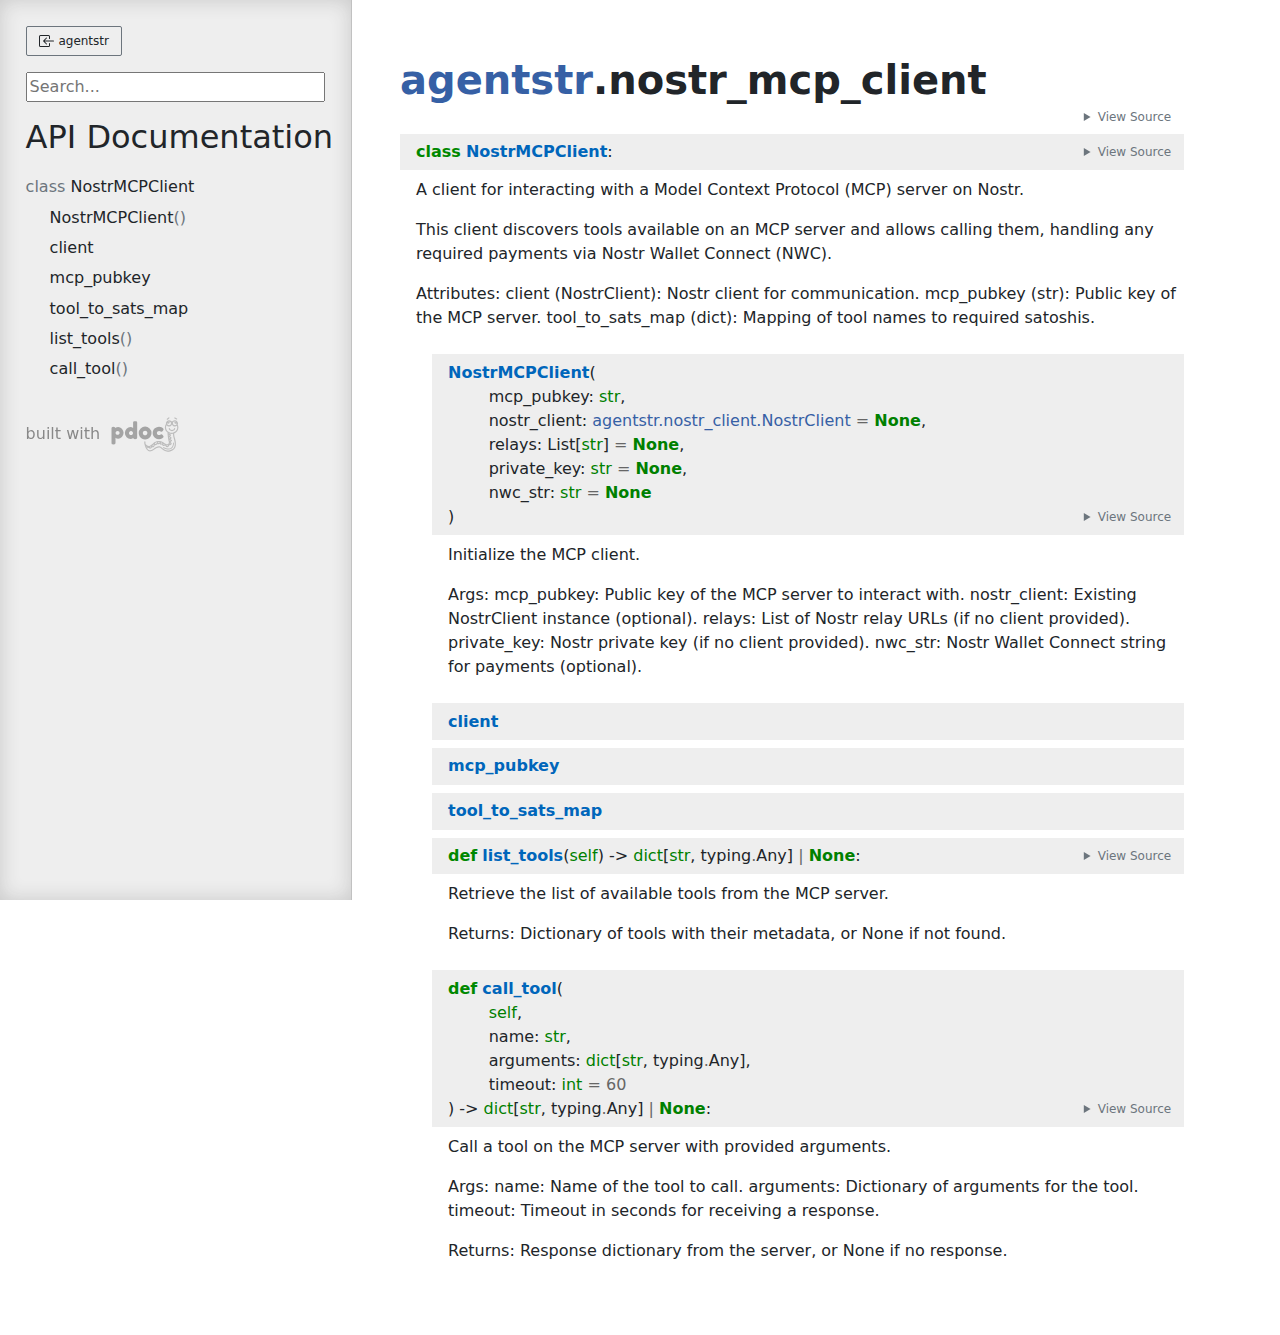
<file: docs/agentstr/nostr_mcp_client.html>
<!doctype html>
<html lang="en">
<head>
    <meta charset="utf-8">
    <meta name="viewport" content="width=device-width, initial-scale=1">
    <meta name="generator" content="pdoc 15.0.3"/>
    <title>agentstr.nostr_mcp_client API documentation</title>

    <style>/*! * Bootstrap Reboot v5.0.0 (https://getbootstrap.com/) * Copyright 2011-2021 The Bootstrap Authors * Copyright 2011-2021 Twitter, Inc. * Licensed under MIT (https://github.com/twbs/bootstrap/blob/main/LICENSE) * Forked from Normalize.css, licensed MIT (https://github.com/necolas/normalize.css/blob/master/LICENSE.md) */*,::after,::before{box-sizing:border-box}@media (prefers-reduced-motion:no-preference){:root{scroll-behavior:smooth}}body{margin:0;font-family:system-ui,-apple-system,"Segoe UI",Roboto,"Helvetica Neue",Arial,"Noto Sans","Liberation Sans",sans-serif,"Apple Color Emoji","Segoe UI Emoji","Segoe UI Symbol","Noto Color Emoji";font-size:1rem;font-weight:400;line-height:1.5;color:#212529;background-color:#fff;-webkit-text-size-adjust:100%;-webkit-tap-highlight-color:transparent}hr{margin:1rem 0;color:inherit;background-color:currentColor;border:0;opacity:.25}hr:not([size]){height:1px}h1,h2,h3,h4,h5,h6{margin-top:0;margin-bottom:.5rem;font-weight:500;line-height:1.2}h1{font-size:calc(1.375rem + 1.5vw)}@media (min-width:1200px){h1{font-size:2.5rem}}h2{font-size:calc(1.325rem + .9vw)}@media (min-width:1200px){h2{font-size:2rem}}h3{font-size:calc(1.3rem + .6vw)}@media (min-width:1200px){h3{font-size:1.75rem}}h4{font-size:calc(1.275rem + .3vw)}@media (min-width:1200px){h4{font-size:1.5rem}}h5{font-size:1.25rem}h6{font-size:1rem}p{margin-top:0;margin-bottom:1rem}abbr[data-bs-original-title],abbr[title]{-webkit-text-decoration:underline dotted;text-decoration:underline dotted;cursor:help;-webkit-text-decoration-skip-ink:none;text-decoration-skip-ink:none}address{margin-bottom:1rem;font-style:normal;line-height:inherit}ol,ul{padding-left:2rem}dl,ol,ul{margin-top:0;margin-bottom:1rem}ol ol,ol ul,ul ol,ul ul{margin-bottom:0}dt{font-weight:700}dd{margin-bottom:.5rem;margin-left:0}blockquote{margin:0 0 1rem}b,strong{font-weight:bolder}small{font-size:.875em}mark{padding:.2em;background-color:#fcf8e3}sub,sup{position:relative;font-size:.75em;line-height:0;vertical-align:baseline}sub{bottom:-.25em}sup{top:-.5em}a{color:#0d6efd;text-decoration:underline}a:hover{color:#0a58ca}a:not([href]):not([class]),a:not([href]):not([class]):hover{color:inherit;text-decoration:none}code,kbd,pre,samp{font-family:SFMono-Regular,Menlo,Monaco,Consolas,"Liberation Mono","Courier New",monospace;font-size:1em;direction:ltr;unicode-bidi:bidi-override}pre{display:block;margin-top:0;margin-bottom:1rem;overflow:auto;font-size:.875em}pre code{font-size:inherit;color:inherit;word-break:normal}code{font-size:.875em;color:#d63384;word-wrap:break-word}a>code{color:inherit}kbd{padding:.2rem .4rem;font-size:.875em;color:#fff;background-color:#212529;border-radius:.2rem}kbd kbd{padding:0;font-size:1em;font-weight:700}figure{margin:0 0 1rem}img,svg{vertical-align:middle}table{caption-side:bottom;border-collapse:collapse}caption{padding-top:.5rem;padding-bottom:.5rem;color:#6c757d;text-align:left}th{text-align:inherit;text-align:-webkit-match-parent}tbody,td,tfoot,th,thead,tr{border-color:inherit;border-style:solid;border-width:0}label{display:inline-block}button{border-radius:0}button:focus:not(:focus-visible){outline:0}button,input,optgroup,select,textarea{margin:0;font-family:inherit;font-size:inherit;line-height:inherit}button,select{text-transform:none}[role=button]{cursor:pointer}select{word-wrap:normal}select:disabled{opacity:1}[list]::-webkit-calendar-picker-indicator{display:none}[type=button],[type=reset],[type=submit],button{-webkit-appearance:button}[type=button]:not(:disabled),[type=reset]:not(:disabled),[type=submit]:not(:disabled),button:not(:disabled){cursor:pointer}::-moz-focus-inner{padding:0;border-style:none}textarea{resize:vertical}fieldset{min-width:0;padding:0;margin:0;border:0}legend{float:left;width:100%;padding:0;margin-bottom:.5rem;font-size:calc(1.275rem + .3vw);line-height:inherit}@media (min-width:1200px){legend{font-size:1.5rem}}legend+*{clear:left}::-webkit-datetime-edit-day-field,::-webkit-datetime-edit-fields-wrapper,::-webkit-datetime-edit-hour-field,::-webkit-datetime-edit-minute,::-webkit-datetime-edit-month-field,::-webkit-datetime-edit-text,::-webkit-datetime-edit-year-field{padding:0}::-webkit-inner-spin-button{height:auto}[type=search]{outline-offset:-2px;-webkit-appearance:textfield}::-webkit-search-decoration{-webkit-appearance:none}::-webkit-color-swatch-wrapper{padding:0}::file-selector-button{font:inherit}::-webkit-file-upload-button{font:inherit;-webkit-appearance:button}output{display:inline-block}iframe{border:0}summary{display:list-item;cursor:pointer}progress{vertical-align:baseline}[hidden]{display:none!important}</style>
    <style>/*! syntax-highlighting.css */pre{line-height:125%;}span.linenos{color:inherit; background-color:transparent; padding-left:5px; padding-right:20px;}.pdoc-code .hll{background-color:#ffffcc}.pdoc-code{background:#f8f8f8;}.pdoc-code .c{color:#3D7B7B; font-style:italic}.pdoc-code .err{border:1px solid #FF0000}.pdoc-code .k{color:#008000; font-weight:bold}.pdoc-code .o{color:#666666}.pdoc-code .ch{color:#3D7B7B; font-style:italic}.pdoc-code .cm{color:#3D7B7B; font-style:italic}.pdoc-code .cp{color:#9C6500}.pdoc-code .cpf{color:#3D7B7B; font-style:italic}.pdoc-code .c1{color:#3D7B7B; font-style:italic}.pdoc-code .cs{color:#3D7B7B; font-style:italic}.pdoc-code .gd{color:#A00000}.pdoc-code .ge{font-style:italic}.pdoc-code .gr{color:#E40000}.pdoc-code .gh{color:#000080; font-weight:bold}.pdoc-code .gi{color:#008400}.pdoc-code .go{color:#717171}.pdoc-code .gp{color:#000080; font-weight:bold}.pdoc-code .gs{font-weight:bold}.pdoc-code .gu{color:#800080; font-weight:bold}.pdoc-code .gt{color:#0044DD}.pdoc-code .kc{color:#008000; font-weight:bold}.pdoc-code .kd{color:#008000; font-weight:bold}.pdoc-code .kn{color:#008000; font-weight:bold}.pdoc-code .kp{color:#008000}.pdoc-code .kr{color:#008000; font-weight:bold}.pdoc-code .kt{color:#B00040}.pdoc-code .m{color:#666666}.pdoc-code .s{color:#BA2121}.pdoc-code .na{color:#687822}.pdoc-code .nb{color:#008000}.pdoc-code .nc{color:#0000FF; font-weight:bold}.pdoc-code .no{color:#880000}.pdoc-code .nd{color:#AA22FF}.pdoc-code .ni{color:#717171; font-weight:bold}.pdoc-code .ne{color:#CB3F38; font-weight:bold}.pdoc-code .nf{color:#0000FF}.pdoc-code .nl{color:#767600}.pdoc-code .nn{color:#0000FF; font-weight:bold}.pdoc-code .nt{color:#008000; font-weight:bold}.pdoc-code .nv{color:#19177C}.pdoc-code .ow{color:#AA22FF; font-weight:bold}.pdoc-code .w{color:#bbbbbb}.pdoc-code .mb{color:#666666}.pdoc-code .mf{color:#666666}.pdoc-code .mh{color:#666666}.pdoc-code .mi{color:#666666}.pdoc-code .mo{color:#666666}.pdoc-code .sa{color:#BA2121}.pdoc-code .sb{color:#BA2121}.pdoc-code .sc{color:#BA2121}.pdoc-code .dl{color:#BA2121}.pdoc-code .sd{color:#BA2121; font-style:italic}.pdoc-code .s2{color:#BA2121}.pdoc-code .se{color:#AA5D1F; font-weight:bold}.pdoc-code .sh{color:#BA2121}.pdoc-code .si{color:#A45A77; font-weight:bold}.pdoc-code .sx{color:#008000}.pdoc-code .sr{color:#A45A77}.pdoc-code .s1{color:#BA2121}.pdoc-code .ss{color:#19177C}.pdoc-code .bp{color:#008000}.pdoc-code .fm{color:#0000FF}.pdoc-code .vc{color:#19177C}.pdoc-code .vg{color:#19177C}.pdoc-code .vi{color:#19177C}.pdoc-code .vm{color:#19177C}.pdoc-code .il{color:#666666}</style>
    <style>/*! theme.css */:root{--pdoc-background:#fff;}.pdoc{--text:#212529;--muted:#6c757d;--link:#3660a5;--link-hover:#1659c5;--code:#f8f8f8;--active:#fff598;--accent:#eee;--accent2:#c1c1c1;--nav-hover:rgba(255, 255, 255, 0.5);--name:#0066BB;--def:#008800;--annotation:#007020;}</style>
    <style>/*! layout.css */html, body{width:100%;height:100%;}html, main{scroll-behavior:smooth;}body{background-color:var(--pdoc-background);}@media (max-width:769px){#navtoggle{cursor:pointer;position:absolute;width:50px;height:40px;top:1rem;right:1rem;border-color:var(--text);color:var(--text);display:flex;opacity:0.8;z-index:999;}#navtoggle:hover{opacity:1;}#togglestate + div{display:none;}#togglestate:checked + div{display:inherit;}main, header{padding:2rem 3vw;}header + main{margin-top:-3rem;}.git-button{display:none !important;}nav input[type="search"]{max-width:77%;}nav input[type="search"]:first-child{margin-top:-6px;}nav input[type="search"]:valid ~ *{display:none !important;}}@media (min-width:770px){:root{--sidebar-width:clamp(12.5rem, 28vw, 22rem);}nav{position:fixed;overflow:auto;height:100vh;width:var(--sidebar-width);}main, header{padding:3rem 2rem 3rem calc(var(--sidebar-width) + 3rem);width:calc(54rem + var(--sidebar-width));max-width:100%;}header + main{margin-top:-4rem;}#navtoggle{display:none;}}#togglestate{position:absolute;height:0;opacity:0;}nav.pdoc{--pad:clamp(0.5rem, 2vw, 1.75rem);--indent:1.5rem;background-color:var(--accent);border-right:1px solid var(--accent2);box-shadow:0 0 20px rgba(50, 50, 50, .2) inset;padding:0 0 0 var(--pad);overflow-wrap:anywhere;scrollbar-width:thin; scrollbar-color:var(--accent2) transparent; z-index:1}nav.pdoc::-webkit-scrollbar{width:.4rem; }nav.pdoc::-webkit-scrollbar-thumb{background-color:var(--accent2); }nav.pdoc > div{padding:var(--pad) 0;}nav.pdoc .module-list-button{display:inline-flex;align-items:center;color:var(--text);border-color:var(--muted);margin-bottom:1rem;}nav.pdoc .module-list-button:hover{border-color:var(--text);}nav.pdoc input[type=search]{display:block;outline-offset:0;width:calc(100% - var(--pad));}nav.pdoc .logo{max-width:calc(100% - var(--pad));max-height:35vh;display:block;margin:0 auto 1rem;transform:translate(calc(-.5 * var(--pad)), 0);}nav.pdoc ul{list-style:none;padding-left:0;}nav.pdoc > div > ul{margin-left:calc(0px - var(--pad));}nav.pdoc li a{padding:.2rem 0 .2rem calc(var(--pad) + var(--indent));}nav.pdoc > div > ul > li > a{padding-left:var(--pad);}nav.pdoc li{transition:all 100ms;}nav.pdoc li:hover{background-color:var(--nav-hover);}nav.pdoc a, nav.pdoc a:hover{color:var(--text);}nav.pdoc a{display:block;}nav.pdoc > h2:first-of-type{margin-top:1.5rem;}nav.pdoc .class:before{content:"class ";color:var(--muted);}nav.pdoc .function:after{content:"()";color:var(--muted);}nav.pdoc footer:before{content:"";display:block;width:calc(100% - var(--pad));border-top:solid var(--accent2) 1px;margin-top:1.5rem;padding-top:.5rem;}nav.pdoc footer{font-size:small;}</style>
    <style>/*! content.css */.pdoc{color:var(--text);box-sizing:border-box;line-height:1.5;background:none;}.pdoc .pdoc-button{cursor:pointer;display:inline-block;border:solid black 1px;border-radius:2px;font-size:.75rem;padding:calc(0.5em - 1px) 1em;transition:100ms all;}.pdoc .alert{padding:1rem 1rem 1rem calc(1.5rem + 24px);border:1px solid transparent;border-radius:.25rem;background-repeat:no-repeat;background-position:.75rem center;margin-bottom:1rem;}.pdoc .alert > em{display:none;}.pdoc .alert > *:last-child{margin-bottom:0;}.pdoc .alert.note{color:#084298;background-color:#cfe2ff;border-color:#b6d4fe;background-image:url("data:image/svg+xml,%3Csvg%20xmlns%3D%22http%3A//www.w3.org/2000/svg%22%20width%3D%2224%22%20height%3D%2224%22%20fill%3D%22%23084298%22%20viewBox%3D%220%200%2016%2016%22%3E%3Cpath%20d%3D%22M8%2016A8%208%200%201%200%208%200a8%208%200%200%200%200%2016zm.93-9.412-1%204.705c-.07.34.029.533.304.533.194%200%20.487-.07.686-.246l-.088.416c-.287.346-.92.598-1.465.598-.703%200-1.002-.422-.808-1.319l.738-3.468c.064-.293.006-.399-.287-.47l-.451-.081.082-.381%202.29-.287zM8%205.5a1%201%200%201%201%200-2%201%201%200%200%201%200%202z%22/%3E%3C/svg%3E");}.pdoc .alert.tip{color:#0a3622;background-color:#d1e7dd;border-color:#a3cfbb;background-image:url("data:image/svg+xml,%3Csvg%20xmlns%3D%22http%3A//www.w3.org/2000/svg%22%20width%3D%2224%22%20height%3D%2224%22%20fill%3D%22%230a3622%22%20viewBox%3D%220%200%2016%2016%22%3E%3Cpath%20d%3D%22M2%206a6%206%200%201%201%2010.174%204.31c-.203.196-.359.4-.453.619l-.762%201.769A.5.5%200%200%201%2010.5%2013a.5.5%200%200%201%200%201%20.5.5%200%200%201%200%201l-.224.447a1%201%200%200%201-.894.553H6.618a1%201%200%200%201-.894-.553L5.5%2015a.5.5%200%200%201%200-1%20.5.5%200%200%201%200-1%20.5.5%200%200%201-.46-.302l-.761-1.77a2%202%200%200%200-.453-.618A5.98%205.98%200%200%201%202%206m6-5a5%205%200%200%200-3.479%208.592c.263.254.514.564.676.941L5.83%2012h4.342l.632-1.467c.162-.377.413-.687.676-.941A5%205%200%200%200%208%201%22/%3E%3C/svg%3E");}.pdoc .alert.important{color:#055160;background-color:#cff4fc;border-color:#9eeaf9;background-image:url("data:image/svg+xml,%3Csvg%20xmlns%3D%22http%3A//www.w3.org/2000/svg%22%20width%3D%2224%22%20height%3D%2224%22%20fill%3D%22%23055160%22%20viewBox%3D%220%200%2016%2016%22%3E%3Cpath%20d%3D%22M2%200a2%202%200%200%200-2%202v12a2%202%200%200%200%202%202h12a2%202%200%200%200%202-2V2a2%202%200%200%200-2-2zm6%204c.535%200%20.954.462.9.995l-.35%203.507a.552.552%200%200%201-1.1%200L7.1%204.995A.905.905%200%200%201%208%204m.002%206a1%201%200%201%201%200%202%201%201%200%200%201%200-2%22/%3E%3C/svg%3E");}.pdoc .alert.warning{color:#664d03;background-color:#fff3cd;border-color:#ffecb5;background-image:url("data:image/svg+xml,%3Csvg%20xmlns%3D%22http%3A//www.w3.org/2000/svg%22%20width%3D%2224%22%20height%3D%2224%22%20fill%3D%22%23664d03%22%20viewBox%3D%220%200%2016%2016%22%3E%3Cpath%20d%3D%22M8.982%201.566a1.13%201.13%200%200%200-1.96%200L.165%2013.233c-.457.778.091%201.767.98%201.767h13.713c.889%200%201.438-.99.98-1.767L8.982%201.566zM8%205c.535%200%20.954.462.9.995l-.35%203.507a.552.552%200%200%201-1.1%200L7.1%205.995A.905.905%200%200%201%208%205zm.002%206a1%201%200%201%201%200%202%201%201%200%200%201%200-2z%22/%3E%3C/svg%3E");}.pdoc .alert.caution{color:#842029;background-color:#f8d7da;border-color:#f5c2c7;background-image:url("data:image/svg+xml,%3Csvg%20xmlns%3D%22http%3A//www.w3.org/2000/svg%22%20width%3D%2224%22%20height%3D%2224%22%20fill%3D%22%23842029%22%20viewBox%3D%220%200%2016%2016%22%3E%3Cpath%20d%3D%22M11.46.146A.5.5%200%200%200%2011.107%200H4.893a.5.5%200%200%200-.353.146L.146%204.54A.5.5%200%200%200%200%204.893v6.214a.5.5%200%200%200%20.146.353l4.394%204.394a.5.5%200%200%200%20.353.146h6.214a.5.5%200%200%200%20.353-.146l4.394-4.394a.5.5%200%200%200%20.146-.353V4.893a.5.5%200%200%200-.146-.353zM8%204c.535%200%20.954.462.9.995l-.35%203.507a.552.552%200%200%201-1.1%200L7.1%204.995A.905.905%200%200%201%208%204m.002%206a1%201%200%201%201%200%202%201%201%200%200%201%200-2%22/%3E%3C/svg%3E");}.pdoc .alert.danger{color:#842029;background-color:#f8d7da;border-color:#f5c2c7;background-image:url("data:image/svg+xml,%3Csvg%20xmlns%3D%22http%3A//www.w3.org/2000/svg%22%20width%3D%2224%22%20height%3D%2224%22%20fill%3D%22%23842029%22%20viewBox%3D%220%200%2016%2016%22%3E%3Cpath%20d%3D%22M5.52.359A.5.5%200%200%201%206%200h4a.5.5%200%200%201%20.474.658L8.694%206H12.5a.5.5%200%200%201%20.395.807l-7%209a.5.5%200%200%201-.873-.454L6.823%209.5H3.5a.5.5%200%200%201-.48-.641l2.5-8.5z%22/%3E%3C/svg%3E");}.pdoc .visually-hidden{position:absolute !important;width:1px !important;height:1px !important;padding:0 !important;margin:-1px !important;overflow:hidden !important;clip:rect(0, 0, 0, 0) !important;white-space:nowrap !important;border:0 !important;}.pdoc h1, .pdoc h2, .pdoc h3{font-weight:300;margin:.3em 0;padding:.2em 0;}.pdoc > section:not(.module-info) h1{font-size:1.5rem;font-weight:500;}.pdoc > section:not(.module-info) h2{font-size:1.4rem;font-weight:500;}.pdoc > section:not(.module-info) h3{font-size:1.3rem;font-weight:500;}.pdoc > section:not(.module-info) h4{font-size:1.2rem;}.pdoc > section:not(.module-info) h5{font-size:1.1rem;}.pdoc a{text-decoration:none;color:var(--link);}.pdoc a:hover{color:var(--link-hover);}.pdoc blockquote{margin-left:2rem;}.pdoc pre{border-top:1px solid var(--accent2);border-bottom:1px solid var(--accent2);margin-top:0;margin-bottom:1em;padding:.5rem 0 .5rem .5rem;overflow-x:auto;background-color:var(--code);}.pdoc code{color:var(--text);padding:.2em .4em;margin:0;font-size:85%;background-color:var(--accent);border-radius:6px;}.pdoc a > code{color:inherit;}.pdoc pre > code{display:inline-block;font-size:inherit;background:none;border:none;padding:0;}.pdoc > section:not(.module-info){margin-bottom:1.5rem;}.pdoc .modulename{margin-top:0;font-weight:bold;}.pdoc .modulename a{color:var(--link);transition:100ms all;}.pdoc .git-button{float:right;border:solid var(--link) 1px;}.pdoc .git-button:hover{background-color:var(--link);color:var(--pdoc-background);}.view-source-toggle-state,.view-source-toggle-state ~ .pdoc-code{display:none;}.view-source-toggle-state:checked ~ .pdoc-code{display:block;}.view-source-button{display:inline-block;float:right;font-size:.75rem;line-height:1.5rem;color:var(--muted);padding:0 .4rem 0 1.3rem;cursor:pointer;text-indent:-2px;}.view-source-button > span{visibility:hidden;}.module-info .view-source-button{float:none;display:flex;justify-content:flex-end;margin:-1.2rem .4rem -.2rem 0;}.view-source-button::before{position:absolute;content:"View Source";display:list-item;list-style-type:disclosure-closed;}.view-source-toggle-state:checked ~ .attr .view-source-button::before,.view-source-toggle-state:checked ~ .view-source-button::before{list-style-type:disclosure-open;}.pdoc .docstring{margin-bottom:1.5rem;}.pdoc section:not(.module-info) .docstring{margin-left:clamp(0rem, 5vw - 2rem, 1rem);}.pdoc .docstring .pdoc-code{margin-left:1em;margin-right:1em;}.pdoc h1:target,.pdoc h2:target,.pdoc h3:target,.pdoc h4:target,.pdoc h5:target,.pdoc h6:target,.pdoc .pdoc-code > pre > span:target{background-color:var(--active);box-shadow:-1rem 0 0 0 var(--active);}.pdoc .pdoc-code > pre > span:target{display:block;}.pdoc div:target > .attr,.pdoc section:target > .attr,.pdoc dd:target > a{background-color:var(--active);}.pdoc *{scroll-margin:2rem;}.pdoc .pdoc-code .linenos{user-select:none;}.pdoc .attr:hover{filter:contrast(0.95);}.pdoc section, .pdoc .classattr{position:relative;}.pdoc .headerlink{--width:clamp(1rem, 3vw, 2rem);position:absolute;top:0;left:calc(0rem - var(--width));transition:all 100ms ease-in-out;opacity:0;}.pdoc .headerlink::before{content:"#";display:block;text-align:center;width:var(--width);height:2.3rem;line-height:2.3rem;font-size:1.5rem;}.pdoc .attr:hover ~ .headerlink,.pdoc *:target > .headerlink,.pdoc .headerlink:hover{opacity:1;}.pdoc .attr{display:block;margin:.5rem 0 .5rem;padding:.4rem .4rem .4rem 1rem;background-color:var(--accent);overflow-x:auto;}.pdoc .classattr{margin-left:2rem;}.pdoc .decorator-deprecated{color:#842029;}.pdoc .decorator-deprecated ~ span{filter:grayscale(1) opacity(0.8);}.pdoc .name{color:var(--name);font-weight:bold;}.pdoc .def{color:var(--def);font-weight:bold;}.pdoc .signature{background-color:transparent;}.pdoc .param, .pdoc .return-annotation{white-space:pre;}.pdoc .signature.multiline .param{display:block;}.pdoc .signature.condensed .param{display:inline-block;}.pdoc .annotation{color:var(--annotation);}.pdoc .view-value-toggle-state,.pdoc .view-value-toggle-state ~ .default_value{display:none;}.pdoc .view-value-toggle-state:checked ~ .default_value{display:inherit;}.pdoc .view-value-button{font-size:.5rem;vertical-align:middle;border-style:dashed;margin-top:-0.1rem;}.pdoc .view-value-button:hover{background:white;}.pdoc .view-value-button::before{content:"show";text-align:center;width:2.2em;display:inline-block;}.pdoc .view-value-toggle-state:checked ~ .view-value-button::before{content:"hide";}.pdoc .inherited{margin-left:2rem;}.pdoc .inherited dt{font-weight:700;}.pdoc .inherited dt, .pdoc .inherited dd{display:inline;margin-left:0;margin-bottom:.5rem;}.pdoc .inherited dd:not(:last-child):after{content:", ";}.pdoc .inherited .class:before{content:"class ";}.pdoc .inherited .function a:after{content:"()";}.pdoc .search-result .docstring{overflow:auto;max-height:25vh;}.pdoc .search-result.focused > .attr{background-color:var(--active);}.pdoc .attribution{margin-top:2rem;display:block;opacity:0.5;transition:all 200ms;filter:grayscale(100%);}.pdoc .attribution:hover{opacity:1;filter:grayscale(0%);}.pdoc .attribution img{margin-left:5px;height:35px;vertical-align:middle;width:70px;transition:all 200ms;}.pdoc table{display:block;width:max-content;max-width:100%;overflow:auto;margin-bottom:1rem;}.pdoc table th{font-weight:600;}.pdoc table th, .pdoc table td{padding:6px 13px;border:1px solid var(--accent2);}</style>
    <style>/*! custom.css */</style></head>
<body>
    <nav class="pdoc">
        <label id="navtoggle" for="togglestate" class="pdoc-button"><svg xmlns='http://www.w3.org/2000/svg' viewBox='0 0 30 30'><path stroke-linecap='round' stroke="currentColor" stroke-miterlimit='10' stroke-width='2' d='M4 7h22M4 15h22M4 23h22'/></svg></label>
        <input id="togglestate" type="checkbox" aria-hidden="true" tabindex="-1">
        <div>            <a class="pdoc-button module-list-button" href="../agentstr.html">
<svg xmlns="http://www.w3.org/2000/svg" width="16" height="16" fill="currentColor" class="bi bi-box-arrow-in-left" viewBox="0 0 16 16">
  <path fill-rule="evenodd" d="M10 3.5a.5.5 0 0 0-.5-.5h-8a.5.5 0 0 0-.5.5v9a.5.5 0 0 0 .5.5h8a.5.5 0 0 0 .5-.5v-2a.5.5 0 0 1 1 0v2A1.5 1.5 0 0 1 9.5 14h-8A1.5 1.5 0 0 1 0 12.5v-9A1.5 1.5 0 0 1 1.5 2h8A1.5 1.5 0 0 1 11 3.5v2a.5.5 0 0 1-1 0v-2z"/>
  <path fill-rule="evenodd" d="M4.146 8.354a.5.5 0 0 1 0-.708l3-3a.5.5 0 1 1 .708.708L5.707 7.5H14.5a.5.5 0 0 1 0 1H5.707l2.147 2.146a.5.5 0 0 1-.708.708l-3-3z"/>
</svg>                &nbsp;agentstr</a>


            <input type="search" placeholder="Search..." role="searchbox" aria-label="search"
                   pattern=".+" required>



            <h2>API Documentation</h2>
                <ul class="memberlist">
            <li>
                    <a class="class" href="#NostrMCPClient">NostrMCPClient</a>
                            <ul class="memberlist">
                        <li>
                                <a class="function" href="#NostrMCPClient.__init__">NostrMCPClient</a>
                        </li>
                        <li>
                                <a class="variable" href="#NostrMCPClient.client">client</a>
                        </li>
                        <li>
                                <a class="variable" href="#NostrMCPClient.mcp_pubkey">mcp_pubkey</a>
                        </li>
                        <li>
                                <a class="variable" href="#NostrMCPClient.tool_to_sats_map">tool_to_sats_map</a>
                        </li>
                        <li>
                                <a class="function" href="#NostrMCPClient.list_tools">list_tools</a>
                        </li>
                        <li>
                                <a class="function" href="#NostrMCPClient.call_tool">call_tool</a>
                        </li>
                </ul>

            </li>
    </ul>



        <a class="attribution" title="pdoc: Python API documentation generator" href="https://pdoc.dev" target="_blank">
            built with <span class="visually-hidden">pdoc</span><img
                alt="pdoc logo"
                src="data:image/svg+xml,%3Csvg%20xmlns%3D%22http%3A//www.w3.org/2000/svg%22%20role%3D%22img%22%20aria-label%3D%22pdoc%20logo%22%20width%3D%22300%22%20height%3D%22150%22%20viewBox%3D%22-1%200%2060%2030%22%3E%3Ctitle%3Epdoc%3C/title%3E%3Cpath%20d%3D%22M29.621%2021.293c-.011-.273-.214-.475-.511-.481a.5.5%200%200%200-.489.503l-.044%201.393c-.097.551-.695%201.215-1.566%201.704-.577.428-1.306.486-2.193.182-1.426-.617-2.467-1.654-3.304-2.487l-.173-.172a3.43%203.43%200%200%200-.365-.306.49.49%200%200%200-.286-.196c-1.718-1.06-4.931-1.47-7.353.191l-.219.15c-1.707%201.187-3.413%202.131-4.328%201.03-.02-.027-.49-.685-.141-1.763.233-.721.546-2.408.772-4.076.042-.09.067-.187.046-.288.166-1.347.277-2.625.241-3.351%201.378-1.008%202.271-2.586%202.271-4.362%200-.976-.272-1.935-.788-2.774-.057-.094-.122-.18-.184-.268.033-.167.052-.339.052-.516%200-1.477-1.202-2.679-2.679-2.679-.791%200-1.496.352-1.987.9a6.3%206.3%200%200%200-1.001.029c-.492-.564-1.207-.929-2.012-.929-1.477%200-2.679%201.202-2.679%202.679A2.65%202.65%200%200%200%20.97%206.554c-.383.747-.595%201.572-.595%202.41%200%202.311%201.507%204.29%203.635%205.107-.037.699-.147%202.27-.423%203.294l-.137.461c-.622%202.042-2.515%208.257%201.727%2010.643%201.614.908%203.06%201.248%204.317%201.248%202.665%200%204.492-1.524%205.322-2.401%201.476-1.559%202.886-1.854%206.491.82%201.877%201.393%203.514%201.753%204.861%201.068%202.223-1.713%202.811-3.867%203.399-6.374.077-.846.056-1.469.054-1.537zm-4.835%204.313c-.054.305-.156.586-.242.629-.034-.007-.131-.022-.307-.157-.145-.111-.314-.478-.456-.908.221.121.432.25.675.355.115.039.219.051.33.081zm-2.251-1.238c-.05.33-.158.648-.252.694-.022.001-.125-.018-.307-.157-.217-.166-.488-.906-.639-1.573.358.344.754.693%201.198%201.036zm-3.887-2.337c-.006-.116-.018-.231-.041-.342.635.145%201.189.368%201.599.625.097.231.166.481.174.642-.03.049-.055.101-.067.158-.046.013-.128.026-.298.004-.278-.037-.901-.57-1.367-1.087zm-1.127-.497c.116.306.176.625.12.71-.019.014-.117.045-.345.016-.206-.027-.604-.332-.986-.695.41-.051.816-.056%201.211-.031zm-4.535%201.535c.209.22.379.47.358.598-.006.041-.088.138-.351.234-.144.055-.539-.063-.979-.259a11.66%2011.66%200%200%200%20.972-.573zm.983-.664c.359-.237.738-.418%201.126-.554.25.237.479.548.457.694-.006.042-.087.138-.351.235-.174.064-.694-.105-1.232-.375zm-3.381%201.794c-.022.145-.061.29-.149.401-.133.166-.358.248-.69.251h-.002c-.133%200-.306-.26-.45-.621.417.091.854.07%201.291-.031zm-2.066-8.077a4.78%204.78%200%200%201-.775-.584c.172-.115.505-.254.88-.378l-.105.962zm-.331%202.302a10.32%2010.32%200%200%201-.828-.502c.202-.143.576-.328.984-.49l-.156.992zm-.45%202.157l-.701-.403c.214-.115.536-.249.891-.376a11.57%2011.57%200%200%201-.19.779zm-.181%201.716c.064.398.194.702.298.893-.194-.051-.435-.162-.736-.398.061-.119.224-.3.438-.495zM8.87%204.141c0%20.152-.123.276-.276.276s-.275-.124-.275-.276.123-.276.276-.276.275.124.275.276zm-.735-.389a1.15%201.15%200%200%200-.314.783%201.16%201.16%200%200%200%201.162%201.162c.457%200%20.842-.27%201.032-.653.026.117.042.238.042.362a1.68%201.68%200%200%201-1.679%201.679%201.68%201.68%200%200%201-1.679-1.679c0-.843.626-1.535%201.436-1.654zM5.059%205.406A1.68%201.68%200%200%201%203.38%207.085a1.68%201.68%200%200%201-1.679-1.679c0-.037.009-.072.011-.109.21.3.541.508.935.508a1.16%201.16%200%200%200%201.162-1.162%201.14%201.14%200%200%200-.474-.912c.015%200%20.03-.005.045-.005.926.001%201.679.754%201.679%201.68zM3.198%204.141c0%20.152-.123.276-.276.276s-.275-.124-.275-.276.123-.276.276-.276.275.124.275.276zM1.375%208.964c0-.52.103-1.035.288-1.52.466.394%201.06.64%201.717.64%201.144%200%202.116-.725%202.499-1.738.383%201.012%201.355%201.738%202.499%201.738.867%200%201.631-.421%202.121-1.062.307.605.478%201.267.478%201.942%200%202.486-2.153%204.51-4.801%204.51s-4.801-2.023-4.801-4.51zm24.342%2019.349c-.985.498-2.267.168-3.813-.979-3.073-2.281-5.453-3.199-7.813-.705-1.315%201.391-4.163%203.365-8.423.97-3.174-1.786-2.239-6.266-1.261-9.479l.146-.492c.276-1.02.395-2.457.444-3.268a6.11%206.11%200%200%200%201.18.115%206.01%206.01%200%200%200%202.536-.562l-.006.175c-.802.215-1.848.612-2.021%201.25-.079.295.021.601.274.837.219.203.415.364.598.501-.667.304-1.243.698-1.311%201.179-.02.144-.022.507.393.787.213.144.395.26.564.365-1.285.521-1.361.96-1.381%201.126-.018.142-.011.496.427.746l.854.489c-.473.389-.971.914-.999%201.429-.018.278.095.532.316.713.675.556%201.231.721%201.653.721.059%200%20.104-.014.158-.02.207.707.641%201.64%201.513%201.64h.013c.8-.008%201.236-.345%201.462-.626.173-.216.268-.457.325-.692.424.195.93.374%201.372.374.151%200%20.294-.021.423-.068.732-.27.944-.704.993-1.021.009-.061.003-.119.002-.179.266.086.538.147.789.147.15%200%20.294-.021.423-.069.542-.2.797-.489.914-.754.237.147.478.258.704.288.106.014.205.021.296.021.356%200%20.595-.101.767-.229.438.435%201.094.992%201.656%201.067.106.014.205.021.296.021a1.56%201.56%200%200%200%20.323-.035c.17.575.453%201.289.866%201.605.358.273.665.362.914.362a.99.99%200%200%200%20.421-.093%201.03%201.03%200%200%200%20.245-.164c.168.428.39.846.68%201.068.358.273.665.362.913.362a.99.99%200%200%200%20.421-.093c.317-.148.512-.448.639-.762.251.157.495.257.726.257.127%200%20.25-.024.37-.071.427-.17.706-.617.841-1.314.022-.015.047-.022.068-.038.067-.051.133-.104.196-.159-.443%201.486-1.107%202.761-2.086%203.257zM8.66%209.925a.5.5%200%201%200-1%200c0%20.653-.818%201.205-1.787%201.205s-1.787-.552-1.787-1.205a.5.5%200%201%200-1%200c0%201.216%201.25%202.205%202.787%202.205s2.787-.989%202.787-2.205zm4.4%2015.965l-.208.097c-2.661%201.258-4.708%201.436-6.086.527-1.542-1.017-1.88-3.19-1.844-4.198a.4.4%200%200%200-.385-.414c-.242-.029-.406.164-.414.385-.046%201.249.367%203.686%202.202%204.896.708.467%201.547.7%202.51.7%201.248%200%202.706-.392%204.362-1.174l.185-.086a.4.4%200%200%200%20.205-.527c-.089-.204-.326-.291-.527-.206zM9.547%202.292c.093.077.205.114.317.114a.5.5%200%200%200%20.318-.886L8.817.397a.5.5%200%200%200-.703.068.5.5%200%200%200%20.069.703l1.364%201.124zm-7.661-.065c.086%200%20.173-.022.253-.068l1.523-.893a.5.5%200%200%200-.506-.863l-1.523.892a.5.5%200%200%200-.179.685c.094.158.261.247.432.247z%22%20transform%3D%22matrix%28-1%200%200%201%2058%200%29%22%20fill%3D%22%233bb300%22/%3E%3Cpath%20d%3D%22M.3%2021.86V10.18q0-.46.02-.68.04-.22.18-.5.28-.54%201.34-.54%201.06%200%201.42.28.38.26.44.78.76-1.04%202.38-1.04%201.64%200%203.1%201.54%201.46%201.54%201.46%203.58%200%202.04-1.46%203.58-1.44%201.54-3.08%201.54-1.64%200-2.38-.92v4.04q0%20.46-.04.68-.02.22-.18.5-.14.3-.5.42-.36.12-.98.12-.62%200-1-.12-.36-.12-.52-.4-.14-.28-.18-.5-.02-.22-.02-.68zm3.96-9.42q-.46.54-.46%201.18%200%20.64.46%201.18.48.52%201.2.52.74%200%201.24-.52.52-.52.52-1.18%200-.66-.48-1.18-.48-.54-1.26-.54-.76%200-1.22.54zm14.741-8.36q.16-.3.54-.42.38-.12%201-.12.64%200%201.02.12.38.12.52.42.16.3.18.54.04.22.04.68v11.94q0%20.46-.04.7-.02.22-.18.5-.3.54-1.7.54-1.38%200-1.54-.98-.84.96-2.34.96-1.8%200-3.28-1.56-1.48-1.58-1.48-3.66%200-2.1%201.48-3.68%201.5-1.58%203.28-1.58%201.48%200%202.3%201v-4.2q0-.46.02-.68.04-.24.18-.52zm-3.24%2010.86q.52.54%201.26.54.74%200%201.22-.54.5-.54.5-1.18%200-.66-.48-1.22-.46-.56-1.26-.56-.8%200-1.28.56-.48.54-.48%201.2%200%20.66.52%201.2zm7.833-1.2q0-2.4%201.68-3.96%201.68-1.56%203.84-1.56%202.16%200%203.82%201.56%201.66%201.54%201.66%203.94%200%201.66-.86%202.96-.86%201.28-2.1%201.9-1.22.6-2.54.6-1.32%200-2.56-.64-1.24-.66-2.1-1.92-.84-1.28-.84-2.88zm4.18%201.44q.64.48%201.3.48.66%200%201.32-.5.66-.5.66-1.48%200-.98-.62-1.46-.62-.48-1.34-.48-.72%200-1.34.5-.62.5-.62%201.48%200%20.96.64%201.46zm11.412-1.44q0%20.84.56%201.32.56.46%201.18.46.64%200%201.18-.36.56-.38.9-.38.6%200%201.46%201.06.46.58.46%201.04%200%20.76-1.1%201.42-1.14.8-2.8.8-1.86%200-3.58-1.34-.82-.64-1.34-1.7-.52-1.08-.52-2.36%200-1.3.52-2.34.52-1.06%201.34-1.7%201.66-1.32%203.54-1.32.76%200%201.48.22.72.2%201.06.4l.32.2q.36.24.56.38.52.4.52.92%200%20.5-.42%201.14-.72%201.1-1.38%201.1-.38%200-1.08-.44-.36-.34-1.04-.34-.66%200-1.24.48-.58.48-.58%201.34z%22%20fill%3D%22green%22/%3E%3C/svg%3E"/>
        </a>
</div>
    </nav>
    <main class="pdoc">
            <section class="module-info">
                    <h1 class="modulename">
<a href="./../agentstr.html">agentstr</a><wbr>.nostr_mcp_client    </h1>

                
                        <input id="mod-nostr_mcp_client-view-source" class="view-source-toggle-state" type="checkbox" aria-hidden="true" tabindex="-1">

                        <label class="view-source-button" for="mod-nostr_mcp_client-view-source"><span>View Source</span></label>

                        <div class="pdoc-code codehilite"><pre><span></span><span id="L-1"><a href="#L-1"><span class="linenos">  1</span></a><span class="kn">import</span><span class="w"> </span><span class="nn">threading</span>
</span><span id="L-2"><a href="#L-2"><span class="linenos">  2</span></a><span class="kn">import</span><span class="w"> </span><span class="nn">json</span>
</span><span id="L-3"><a href="#L-3"><span class="linenos">  3</span></a><span class="kn">from</span><span class="w"> </span><span class="nn">typing</span><span class="w"> </span><span class="kn">import</span> <span class="n">Any</span><span class="p">,</span> <span class="n">List</span><span class="p">,</span> <span class="n">Callable</span>
</span><span id="L-4"><a href="#L-4"><span class="linenos">  4</span></a><span class="kn">from</span><span class="w"> </span><span class="nn">pynostr.event</span><span class="w"> </span><span class="kn">import</span> <span class="n">Event</span>
</span><span id="L-5"><a href="#L-5"><span class="linenos">  5</span></a><span class="kn">from</span><span class="w"> </span><span class="nn">pynostr.key</span><span class="w"> </span><span class="kn">import</span> <span class="n">PrivateKey</span>
</span><span id="L-6"><a href="#L-6"><span class="linenos">  6</span></a><span class="kn">from</span><span class="w"> </span><span class="nn">pynostr.utils</span><span class="w"> </span><span class="kn">import</span> <span class="n">get_timestamp</span>
</span><span id="L-7"><a href="#L-7"><span class="linenos">  7</span></a><span class="kn">from</span><span class="w"> </span><span class="nn">agentstr.nostr_client</span><span class="w"> </span><span class="kn">import</span> <span class="n">NostrClient</span>
</span><span id="L-8"><a href="#L-8"><span class="linenos">  8</span></a>
</span><span id="L-9"><a href="#L-9"><span class="linenos">  9</span></a>
</span><span id="L-10"><a href="#L-10"><span class="linenos"> 10</span></a><span class="k">class</span><span class="w"> </span><span class="nc">NostrMCPClient</span><span class="p">:</span>
</span><span id="L-11"><a href="#L-11"><span class="linenos"> 11</span></a><span class="w">    </span><span class="sd">&quot;&quot;&quot;A client for interacting with a Model Context Protocol (MCP) server on Nostr.</span>
</span><span id="L-12"><a href="#L-12"><span class="linenos"> 12</span></a>
</span><span id="L-13"><a href="#L-13"><span class="linenos"> 13</span></a><span class="sd">    This client discovers tools available on an MCP server and allows calling them,</span>
</span><span id="L-14"><a href="#L-14"><span class="linenos"> 14</span></a><span class="sd">    handling any required payments via Nostr Wallet Connect (NWC).</span>
</span><span id="L-15"><a href="#L-15"><span class="linenos"> 15</span></a>
</span><span id="L-16"><a href="#L-16"><span class="linenos"> 16</span></a><span class="sd">    Attributes:</span>
</span><span id="L-17"><a href="#L-17"><span class="linenos"> 17</span></a><span class="sd">        client (NostrClient): Nostr client for communication.</span>
</span><span id="L-18"><a href="#L-18"><span class="linenos"> 18</span></a><span class="sd">        mcp_pubkey (str): Public key of the MCP server.</span>
</span><span id="L-19"><a href="#L-19"><span class="linenos"> 19</span></a><span class="sd">        tool_to_sats_map (dict): Mapping of tool names to required satoshis.</span>
</span><span id="L-20"><a href="#L-20"><span class="linenos"> 20</span></a><span class="sd">    &quot;&quot;&quot;</span>
</span><span id="L-21"><a href="#L-21"><span class="linenos"> 21</span></a>    <span class="k">def</span><span class="w"> </span><span class="fm">__init__</span><span class="p">(</span><span class="bp">self</span><span class="p">,</span> <span class="n">mcp_pubkey</span><span class="p">:</span> <span class="nb">str</span><span class="p">,</span> <span class="n">nostr_client</span><span class="p">:</span> <span class="n">NostrClient</span> <span class="o">=</span> <span class="kc">None</span><span class="p">,</span>
</span><span id="L-22"><a href="#L-22"><span class="linenos"> 22</span></a>                 <span class="n">relays</span><span class="p">:</span> <span class="n">List</span><span class="p">[</span><span class="nb">str</span><span class="p">]</span> <span class="o">=</span> <span class="kc">None</span><span class="p">,</span> <span class="n">private_key</span><span class="p">:</span> <span class="nb">str</span> <span class="o">=</span> <span class="kc">None</span><span class="p">,</span> <span class="n">nwc_str</span><span class="p">:</span> <span class="nb">str</span> <span class="o">=</span> <span class="kc">None</span><span class="p">):</span>
</span><span id="L-23"><a href="#L-23"><span class="linenos"> 23</span></a><span class="w">        </span><span class="sd">&quot;&quot;&quot;Initialize the MCP client.</span>
</span><span id="L-24"><a href="#L-24"><span class="linenos"> 24</span></a>
</span><span id="L-25"><a href="#L-25"><span class="linenos"> 25</span></a><span class="sd">        Args:</span>
</span><span id="L-26"><a href="#L-26"><span class="linenos"> 26</span></a><span class="sd">            mcp_pubkey: Public key of the MCP server to interact with.</span>
</span><span id="L-27"><a href="#L-27"><span class="linenos"> 27</span></a><span class="sd">            nostr_client: Existing NostrClient instance (optional).</span>
</span><span id="L-28"><a href="#L-28"><span class="linenos"> 28</span></a><span class="sd">            relays: List of Nostr relay URLs (if no client provided).</span>
</span><span id="L-29"><a href="#L-29"><span class="linenos"> 29</span></a><span class="sd">            private_key: Nostr private key (if no client provided).</span>
</span><span id="L-30"><a href="#L-30"><span class="linenos"> 30</span></a><span class="sd">            nwc_str: Nostr Wallet Connect string for payments (optional).</span>
</span><span id="L-31"><a href="#L-31"><span class="linenos"> 31</span></a><span class="sd">        &quot;&quot;&quot;</span>
</span><span id="L-32"><a href="#L-32"><span class="linenos"> 32</span></a>        <span class="bp">self</span><span class="o">.</span><span class="n">client</span> <span class="o">=</span> <span class="n">nostr_client</span> <span class="ow">or</span> <span class="n">NostrClient</span><span class="p">(</span><span class="n">relays</span><span class="o">=</span><span class="n">relays</span><span class="p">,</span> <span class="n">private_key</span><span class="o">=</span><span class="n">private_key</span><span class="p">,</span> <span class="n">nwc_str</span><span class="o">=</span><span class="n">nwc_str</span><span class="p">)</span>
</span><span id="L-33"><a href="#L-33"><span class="linenos"> 33</span></a>        <span class="bp">self</span><span class="o">.</span><span class="n">mcp_pubkey</span> <span class="o">=</span> <span class="n">mcp_pubkey</span>
</span><span id="L-34"><a href="#L-34"><span class="linenos"> 34</span></a>        <span class="bp">self</span><span class="o">.</span><span class="n">tool_to_sats_map</span> <span class="o">=</span> <span class="p">{}</span>
</span><span id="L-35"><a href="#L-35"><span class="linenos"> 35</span></a>
</span><span id="L-36"><a href="#L-36"><span class="linenos"> 36</span></a>    <span class="k">def</span><span class="w"> </span><span class="nf">_set_result_callback</span><span class="p">(</span><span class="bp">self</span><span class="p">,</span> <span class="n">tool_name</span><span class="p">:</span> <span class="nb">str</span><span class="p">,</span> <span class="n">res</span><span class="p">:</span> <span class="n">List</span><span class="p">)</span> <span class="o">-&gt;</span> <span class="n">Callable</span><span class="p">[[</span><span class="n">Event</span><span class="p">,</span> <span class="nb">str</span><span class="p">],</span> <span class="nb">bool</span><span class="p">]:</span>
</span><span id="L-37"><a href="#L-37"><span class="linenos"> 37</span></a><span class="w">        </span><span class="sd">&quot;&quot;&quot;Create a callback to handle responses from the MCP server.</span>
</span><span id="L-38"><a href="#L-38"><span class="linenos"> 38</span></a>
</span><span id="L-39"><a href="#L-39"><span class="linenos"> 39</span></a><span class="sd">        Args:</span>
</span><span id="L-40"><a href="#L-40"><span class="linenos"> 40</span></a><span class="sd">            tool_name: Name of the tool being called.</span>
</span><span id="L-41"><a href="#L-41"><span class="linenos"> 41</span></a><span class="sd">            res: List to store the response.</span>
</span><span id="L-42"><a href="#L-42"><span class="linenos"> 42</span></a>
</span><span id="L-43"><a href="#L-43"><span class="linenos"> 43</span></a><span class="sd">        Returns:</span>
</span><span id="L-44"><a href="#L-44"><span class="linenos"> 44</span></a><span class="sd">            Callback function that processes server responses and handles payments.</span>
</span><span id="L-45"><a href="#L-45"><span class="linenos"> 45</span></a><span class="sd">        &quot;&quot;&quot;</span>
</span><span id="L-46"><a href="#L-46"><span class="linenos"> 46</span></a>        <span class="k">def</span><span class="w"> </span><span class="nf">inner</span><span class="p">(</span><span class="n">event</span><span class="p">:</span> <span class="n">Event</span><span class="p">,</span> <span class="n">message</span><span class="p">:</span> <span class="nb">str</span><span class="p">)</span> <span class="o">-&gt;</span> <span class="nb">bool</span><span class="p">:</span>
</span><span id="L-47"><a href="#L-47"><span class="linenos"> 47</span></a>            <span class="k">try</span><span class="p">:</span>
</span><span id="L-48"><a href="#L-48"><span class="linenos"> 48</span></a>                <span class="nb">print</span><span class="p">(</span><span class="sa">f</span><span class="s1">&#39;MCP Client received message: </span><span class="si">{</span><span class="n">message</span><span class="si">}</span><span class="s1">&#39;</span><span class="p">)</span>
</span><span id="L-49"><a href="#L-49"><span class="linenos"> 49</span></a>                <span class="k">if</span> <span class="nb">isinstance</span><span class="p">(</span><span class="n">message</span><span class="p">,</span> <span class="nb">str</span><span class="p">)</span> <span class="ow">and</span> <span class="n">message</span><span class="o">.</span><span class="n">startswith</span><span class="p">(</span><span class="s1">&#39;ln&#39;</span><span class="p">):</span>
</span><span id="L-50"><a href="#L-50"><span class="linenos"> 50</span></a>                    <span class="n">invoice</span> <span class="o">=</span> <span class="n">message</span><span class="o">.</span><span class="n">strip</span><span class="p">()</span>
</span><span id="L-51"><a href="#L-51"><span class="linenos"> 51</span></a>                    <span class="nb">print</span><span class="p">(</span><span class="sa">f</span><span class="s1">&#39;Paying invoice: </span><span class="si">{</span><span class="n">invoice</span><span class="si">}</span><span class="s1">&#39;</span><span class="p">)</span>
</span><span id="L-52"><a href="#L-52"><span class="linenos"> 52</span></a>                    <span class="bp">self</span><span class="o">.</span><span class="n">client</span><span class="o">.</span><span class="n">nwc_client</span><span class="o">.</span><span class="n">try_pay_invoice</span><span class="p">(</span><span class="n">invoice</span><span class="o">=</span><span class="n">invoice</span><span class="p">,</span> <span class="n">amt</span><span class="o">=</span><span class="bp">self</span><span class="o">.</span><span class="n">tool_to_sats_map</span><span class="p">[</span><span class="n">tool_name</span><span class="p">])</span>
</span><span id="L-53"><a href="#L-53"><span class="linenos"> 53</span></a>                    <span class="k">return</span> <span class="kc">False</span>  <span class="c1"># Keep listening</span>
</span><span id="L-54"><a href="#L-54"><span class="linenos"> 54</span></a>                <span class="n">res</span><span class="p">[</span><span class="mi">0</span><span class="p">]</span> <span class="o">=</span> <span class="n">json</span><span class="o">.</span><span class="n">loads</span><span class="p">(</span><span class="n">message</span><span class="p">)</span>
</span><span id="L-55"><a href="#L-55"><span class="linenos"> 55</span></a>                <span class="k">return</span> <span class="kc">True</span>
</span><span id="L-56"><a href="#L-56"><span class="linenos"> 56</span></a>            <span class="k">except</span> <span class="ne">Exception</span> <span class="k">as</span> <span class="n">e</span><span class="p">:</span>
</span><span id="L-57"><a href="#L-57"><span class="linenos"> 57</span></a>                <span class="nb">print</span><span class="p">(</span><span class="sa">f</span><span class="s2">&quot;Error parsing message: </span><span class="si">{</span><span class="n">e</span><span class="si">}</span><span class="s2">&quot;</span><span class="p">)</span>
</span><span id="L-58"><a href="#L-58"><span class="linenos"> 58</span></a>            <span class="k">return</span> <span class="kc">False</span>
</span><span id="L-59"><a href="#L-59"><span class="linenos"> 59</span></a>        <span class="k">return</span> <span class="n">inner</span>
</span><span id="L-60"><a href="#L-60"><span class="linenos"> 60</span></a>
</span><span id="L-61"><a href="#L-61"><span class="linenos"> 61</span></a>    <span class="k">def</span><span class="w"> </span><span class="nf">list_tools</span><span class="p">(</span><span class="bp">self</span><span class="p">)</span> <span class="o">-&gt;</span> <span class="nb">dict</span><span class="p">[</span><span class="nb">str</span><span class="p">,</span> <span class="n">Any</span><span class="p">]</span> <span class="o">|</span> <span class="kc">None</span><span class="p">:</span>
</span><span id="L-62"><a href="#L-62"><span class="linenos"> 62</span></a><span class="w">        </span><span class="sd">&quot;&quot;&quot;Retrieve the list of available tools from the MCP server.</span>
</span><span id="L-63"><a href="#L-63"><span class="linenos"> 63</span></a>
</span><span id="L-64"><a href="#L-64"><span class="linenos"> 64</span></a><span class="sd">        Returns:</span>
</span><span id="L-65"><a href="#L-65"><span class="linenos"> 65</span></a><span class="sd">            Dictionary of tools with their metadata, or None if not found.</span>
</span><span id="L-66"><a href="#L-66"><span class="linenos"> 66</span></a><span class="sd">        &quot;&quot;&quot;</span>
</span><span id="L-67"><a href="#L-67"><span class="linenos"> 67</span></a>        <span class="n">metadata</span> <span class="o">=</span> <span class="bp">self</span><span class="o">.</span><span class="n">client</span><span class="o">.</span><span class="n">get_metadata_for_pubkey</span><span class="p">(</span><span class="bp">self</span><span class="o">.</span><span class="n">mcp_pubkey</span><span class="p">)</span>
</span><span id="L-68"><a href="#L-68"><span class="linenos"> 68</span></a>        <span class="n">tools</span> <span class="o">=</span> <span class="n">json</span><span class="o">.</span><span class="n">loads</span><span class="p">(</span><span class="n">metadata</span><span class="o">.</span><span class="n">about</span><span class="p">)</span>
</span><span id="L-69"><a href="#L-69"><span class="linenos"> 69</span></a>        <span class="k">for</span> <span class="n">tool</span> <span class="ow">in</span> <span class="n">tools</span><span class="p">[</span><span class="s1">&#39;tools&#39;</span><span class="p">]:</span>
</span><span id="L-70"><a href="#L-70"><span class="linenos"> 70</span></a>            <span class="bp">self</span><span class="o">.</span><span class="n">tool_to_sats_map</span><span class="p">[</span><span class="n">tool</span><span class="p">[</span><span class="s1">&#39;name&#39;</span><span class="p">]]</span> <span class="o">=</span> <span class="n">tool</span><span class="p">[</span><span class="s1">&#39;satoshis&#39;</span><span class="p">]</span>
</span><span id="L-71"><a href="#L-71"><span class="linenos"> 71</span></a>        <span class="k">return</span> <span class="n">tools</span>
</span><span id="L-72"><a href="#L-72"><span class="linenos"> 72</span></a>
</span><span id="L-73"><a href="#L-73"><span class="linenos"> 73</span></a>    <span class="k">def</span><span class="w"> </span><span class="nf">call_tool</span><span class="p">(</span><span class="bp">self</span><span class="p">,</span> <span class="n">name</span><span class="p">:</span> <span class="nb">str</span><span class="p">,</span> <span class="n">arguments</span><span class="p">:</span> <span class="nb">dict</span><span class="p">[</span><span class="nb">str</span><span class="p">,</span> <span class="n">Any</span><span class="p">],</span> <span class="n">timeout</span><span class="p">:</span> <span class="nb">int</span> <span class="o">=</span> <span class="mi">60</span><span class="p">)</span> <span class="o">-&gt;</span> <span class="nb">dict</span><span class="p">[</span><span class="nb">str</span><span class="p">,</span> <span class="n">Any</span><span class="p">]</span> <span class="o">|</span> <span class="kc">None</span><span class="p">:</span>
</span><span id="L-74"><a href="#L-74"><span class="linenos"> 74</span></a><span class="w">        </span><span class="sd">&quot;&quot;&quot;Call a tool on the MCP server with provided arguments.</span>
</span><span id="L-75"><a href="#L-75"><span class="linenos"> 75</span></a>
</span><span id="L-76"><a href="#L-76"><span class="linenos"> 76</span></a><span class="sd">        Args:</span>
</span><span id="L-77"><a href="#L-77"><span class="linenos"> 77</span></a><span class="sd">            name: Name of the tool to call.</span>
</span><span id="L-78"><a href="#L-78"><span class="linenos"> 78</span></a><span class="sd">            arguments: Dictionary of arguments for the tool.</span>
</span><span id="L-79"><a href="#L-79"><span class="linenos"> 79</span></a><span class="sd">            timeout: Timeout in seconds for receiving a response.</span>
</span><span id="L-80"><a href="#L-80"><span class="linenos"> 80</span></a>
</span><span id="L-81"><a href="#L-81"><span class="linenos"> 81</span></a><span class="sd">        Returns:</span>
</span><span id="L-82"><a href="#L-82"><span class="linenos"> 82</span></a><span class="sd">            Response dictionary from the server, or None if no response.</span>
</span><span id="L-83"><a href="#L-83"><span class="linenos"> 83</span></a><span class="sd">        &quot;&quot;&quot;</span>
</span><span id="L-84"><a href="#L-84"><span class="linenos"> 84</span></a>        <span class="n">timestamp</span> <span class="o">=</span> <span class="n">get_timestamp</span><span class="p">()</span>
</span><span id="L-85"><a href="#L-85"><span class="linenos"> 85</span></a>        <span class="n">timeout</span> <span class="o">=</span> <span class="mi">20</span> <span class="k">if</span> <span class="bp">self</span><span class="o">.</span><span class="n">tool_to_sats_map</span><span class="o">.</span><span class="n">get</span><span class="p">(</span><span class="n">name</span><span class="p">)</span> <span class="k">else</span> <span class="mi">3</span>
</span><span id="L-86"><a href="#L-86"><span class="linenos"> 86</span></a>        <span class="n">thr</span> <span class="o">=</span> <span class="n">threading</span><span class="o">.</span><span class="n">Thread</span><span class="p">(</span>
</span><span id="L-87"><a href="#L-87"><span class="linenos"> 87</span></a>            <span class="n">target</span><span class="o">=</span><span class="bp">self</span><span class="o">.</span><span class="n">client</span><span class="o">.</span><span class="n">send_direct_message_to_pubkey</span><span class="p">,</span>
</span><span id="L-88"><a href="#L-88"><span class="linenos"> 88</span></a>            <span class="n">args</span><span class="o">=</span><span class="p">(</span><span class="bp">self</span><span class="o">.</span><span class="n">mcp_pubkey</span><span class="p">,</span> <span class="n">json</span><span class="o">.</span><span class="n">dumps</span><span class="p">({</span>
</span><span id="L-89"><a href="#L-89"><span class="linenos"> 89</span></a>                <span class="s1">&#39;action&#39;</span><span class="p">:</span> <span class="s1">&#39;call_tool&#39;</span><span class="p">,</span> <span class="s1">&#39;tool_name&#39;</span><span class="p">:</span> <span class="n">name</span><span class="p">,</span> <span class="s1">&#39;arguments&#39;</span><span class="p">:</span> <span class="n">arguments</span>
</span><span id="L-90"><a href="#L-90"><span class="linenos"> 90</span></a>            <span class="p">})),</span>
</span><span id="L-91"><a href="#L-91"><span class="linenos"> 91</span></a>        <span class="p">)</span>
</span><span id="L-92"><a href="#L-92"><span class="linenos"> 92</span></a>        <span class="n">thr</span><span class="o">.</span><span class="n">start</span><span class="p">()</span>
</span><span id="L-93"><a href="#L-93"><span class="linenos"> 93</span></a>        <span class="n">res</span> <span class="o">=</span> <span class="p">[</span><span class="kc">None</span><span class="p">]</span>
</span><span id="L-94"><a href="#L-94"><span class="linenos"> 94</span></a>        <span class="bp">self</span><span class="o">.</span><span class="n">client</span><span class="o">.</span><span class="n">direct_message_listener</span><span class="p">(</span>
</span><span id="L-95"><a href="#L-95"><span class="linenos"> 95</span></a>            <span class="n">callback</span><span class="o">=</span><span class="bp">self</span><span class="o">.</span><span class="n">_set_result_callback</span><span class="p">(</span><span class="n">name</span><span class="p">,</span> <span class="n">res</span><span class="p">),</span>
</span><span id="L-96"><a href="#L-96"><span class="linenos"> 96</span></a>            <span class="n">recipient_pubkey</span><span class="o">=</span><span class="bp">self</span><span class="o">.</span><span class="n">mcp_pubkey</span><span class="p">,</span>
</span><span id="L-97"><a href="#L-97"><span class="linenos"> 97</span></a>            <span class="n">timeout</span><span class="o">=</span><span class="n">timeout</span><span class="p">,</span>
</span><span id="L-98"><a href="#L-98"><span class="linenos"> 98</span></a>            <span class="n">timestamp</span><span class="o">=</span><span class="n">timestamp</span><span class="p">,</span>
</span><span id="L-99"><a href="#L-99"><span class="linenos"> 99</span></a>            <span class="n">close_after_first_message</span><span class="o">=</span><span class="kc">True</span>
</span><span id="L-100"><a href="#L-100"><span class="linenos">100</span></a>        <span class="p">)</span>
</span><span id="L-101"><a href="#L-101"><span class="linenos">101</span></a>        <span class="k">return</span> <span class="n">res</span><span class="p">[</span><span class="mi">0</span><span class="p">]</span>
</span><span id="L-102"><a href="#L-102"><span class="linenos">102</span></a>
</span><span id="L-103"><a href="#L-103"><span class="linenos">103</span></a><span class="k">if</span> <span class="vm">__name__</span> <span class="o">==</span> <span class="s2">&quot;__main__&quot;</span><span class="p">:</span>
</span><span id="L-104"><a href="#L-104"><span class="linenos">104</span></a>    <span class="kn">import</span><span class="w"> </span><span class="nn">os</span>
</span><span id="L-105"><a href="#L-105"><span class="linenos">105</span></a>    <span class="kn">from</span><span class="w"> </span><span class="nn">dotenv</span><span class="w"> </span><span class="kn">import</span> <span class="n">load_dotenv</span>
</span><span id="L-106"><a href="#L-106"><span class="linenos">106</span></a>    <span class="n">load_dotenv</span><span class="p">()</span>
</span><span id="L-107"><a href="#L-107"><span class="linenos">107</span></a>    <span class="n">relays</span> <span class="o">=</span> <span class="n">os</span><span class="o">.</span><span class="n">getenv</span><span class="p">(</span><span class="s1">&#39;NOSTR_RELAYS&#39;</span><span class="p">)</span><span class="o">.</span><span class="n">split</span><span class="p">(</span><span class="s1">&#39;,&#39;</span><span class="p">)</span>
</span><span id="L-108"><a href="#L-108"><span class="linenos">108</span></a>    <span class="n">private_key</span> <span class="o">=</span> <span class="n">os</span><span class="o">.</span><span class="n">getenv</span><span class="p">(</span><span class="s1">&#39;AGENT_PRIVATE_KEY&#39;</span><span class="p">)</span>
</span><span id="L-109"><a href="#L-109"><span class="linenos">109</span></a>    <span class="n">server_public_key</span> <span class="o">=</span> <span class="n">PrivateKey</span><span class="o">.</span><span class="n">from_nsec</span><span class="p">(</span><span class="n">os</span><span class="o">.</span><span class="n">getenv</span><span class="p">(</span><span class="s1">&#39;MCP_MATH_PRIVATE_KEY&#39;</span><span class="p">))</span><span class="o">.</span><span class="n">public_key</span><span class="o">.</span><span class="n">hex</span><span class="p">()</span>
</span><span id="L-110"><a href="#L-110"><span class="linenos">110</span></a>    <span class="n">nwc_str</span> <span class="o">=</span> <span class="n">os</span><span class="o">.</span><span class="n">getenv</span><span class="p">(</span><span class="s1">&#39;NWC_CONN_STR&#39;</span><span class="p">)</span>
</span><span id="L-111"><a href="#L-111"><span class="linenos">111</span></a>    <span class="nb">print</span><span class="p">(</span><span class="sa">f</span><span class="s2">&quot;Server public key: </span><span class="si">{</span><span class="n">server_public_key</span><span class="si">}</span><span class="s2">&quot;</span><span class="p">)</span>
</span><span id="L-112"><a href="#L-112"><span class="linenos">112</span></a>    <span class="n">client</span> <span class="o">=</span> <span class="n">NostrClient</span><span class="p">(</span><span class="n">relays</span><span class="p">,</span> <span class="n">private_key</span><span class="p">,</span> <span class="n">nwc_str</span><span class="p">)</span>
</span><span id="L-113"><a href="#L-113"><span class="linenos">113</span></a>    <span class="n">mcp_client</span> <span class="o">=</span> <span class="n">NostrMCPClient</span><span class="p">(</span><span class="n">client</span><span class="p">,</span> <span class="n">mcp_pubkey</span><span class="o">=</span><span class="n">server_public_key</span><span class="p">)</span>
</span><span id="L-114"><a href="#L-114"><span class="linenos">114</span></a>    <span class="n">tools</span> <span class="o">=</span> <span class="n">mcp_client</span><span class="o">.</span><span class="n">list_tools</span><span class="p">()</span>
</span><span id="L-115"><a href="#L-115"><span class="linenos">115</span></a>    <span class="nb">print</span><span class="p">(</span><span class="sa">f</span><span class="s1">&#39;Found tools:&#39;</span><span class="p">)</span>
</span><span id="L-116"><a href="#L-116"><span class="linenos">116</span></a>    <span class="nb">print</span><span class="p">(</span><span class="n">json</span><span class="o">.</span><span class="n">dumps</span><span class="p">(</span><span class="n">tools</span><span class="p">,</span> <span class="n">indent</span><span class="o">=</span><span class="mi">4</span><span class="p">))</span>
</span><span id="L-117"><a href="#L-117"><span class="linenos">117</span></a>    <span class="n">result</span> <span class="o">=</span> <span class="n">mcp_client</span><span class="o">.</span><span class="n">call_tool</span><span class="p">(</span><span class="s2">&quot;get_weather&quot;</span><span class="p">,</span> <span class="p">{</span><span class="s2">&quot;city&quot;</span><span class="p">:</span> <span class="s2">&quot;Seattle&quot;</span><span class="p">})</span>
</span><span id="L-118"><a href="#L-118"><span class="linenos">118</span></a>    <span class="nb">print</span><span class="p">(</span><span class="sa">f</span><span class="s1">&#39;Result: </span><span class="si">{</span><span class="n">result</span><span class="si">}</span><span class="s1">&#39;</span><span class="p">)</span>
</span><span id="L-119"><a href="#L-119"><span class="linenos">119</span></a>    <span class="nb">print</span><span class="p">(</span><span class="sa">f</span><span class="s1">&#39;The weather in Seattle is: </span><span class="si">{</span><span class="n">result</span><span class="p">[</span><span class="s2">&quot;content&quot;</span><span class="p">][</span><span class="o">-</span><span class="mi">1</span><span class="p">][</span><span class="s2">&quot;text&quot;</span><span class="p">]</span><span class="si">}</span><span class="s1">&#39;</span><span class="p">)</span>
</span><span id="L-120"><a href="#L-120"><span class="linenos">120</span></a>    <span class="n">result</span> <span class="o">=</span> <span class="n">mcp_client</span><span class="o">.</span><span class="n">call_tool</span><span class="p">(</span><span class="s2">&quot;multiply&quot;</span><span class="p">,</span> <span class="p">{</span><span class="s2">&quot;a&quot;</span><span class="p">:</span> <span class="mi">69</span><span class="p">,</span> <span class="s2">&quot;b&quot;</span><span class="p">:</span> <span class="mi">420</span><span class="p">})</span>
</span><span id="L-121"><a href="#L-121"><span class="linenos">121</span></a>    <span class="nb">print</span><span class="p">(</span><span class="sa">f</span><span class="s1">&#39;The result of 69 * 420 is: </span><span class="si">{</span><span class="n">result</span><span class="p">[</span><span class="s2">&quot;content&quot;</span><span class="p">][</span><span class="o">-</span><span class="mi">1</span><span class="p">][</span><span class="s2">&quot;text&quot;</span><span class="p">]</span><span class="si">}</span><span class="s1">&#39;</span><span class="p">)</span>
</span><span id="L-122"><a href="#L-122"><span class="linenos">122</span></a>    <span class="n">result</span> <span class="o">=</span> <span class="n">mcp_client</span><span class="o">.</span><span class="n">call_tool</span><span class="p">(</span><span class="s2">&quot;get_current_date&quot;</span><span class="p">,</span> <span class="p">{})</span>
</span><span id="L-123"><a href="#L-123"><span class="linenos">123</span></a>    <span class="nb">print</span><span class="p">(</span><span class="sa">f</span><span class="s1">&#39;The current date is: </span><span class="si">{</span><span class="n">result</span><span class="p">[</span><span class="s2">&quot;content&quot;</span><span class="p">][</span><span class="o">-</span><span class="mi">1</span><span class="p">][</span><span class="s2">&quot;text&quot;</span><span class="p">]</span><span class="si">}</span><span class="s1">&#39;</span><span class="p">)</span>
</span></pre></div>


            </section>
                <section id="NostrMCPClient">
                            <input id="NostrMCPClient-view-source" class="view-source-toggle-state" type="checkbox" aria-hidden="true" tabindex="-1">
<div class="attr class">
            
    <span class="def">class</span>
    <span class="name">NostrMCPClient</span>:

                <label class="view-source-button" for="NostrMCPClient-view-source"><span>View Source</span></label>

    </div>
    <a class="headerlink" href="#NostrMCPClient"></a>
            <div class="pdoc-code codehilite"><pre><span></span><span id="NostrMCPClient-11"><a href="#NostrMCPClient-11"><span class="linenos"> 11</span></a><span class="k">class</span><span class="w"> </span><span class="nc">NostrMCPClient</span><span class="p">:</span>
</span><span id="NostrMCPClient-12"><a href="#NostrMCPClient-12"><span class="linenos"> 12</span></a><span class="w">    </span><span class="sd">&quot;&quot;&quot;A client for interacting with a Model Context Protocol (MCP) server on Nostr.</span>
</span><span id="NostrMCPClient-13"><a href="#NostrMCPClient-13"><span class="linenos"> 13</span></a>
</span><span id="NostrMCPClient-14"><a href="#NostrMCPClient-14"><span class="linenos"> 14</span></a><span class="sd">    This client discovers tools available on an MCP server and allows calling them,</span>
</span><span id="NostrMCPClient-15"><a href="#NostrMCPClient-15"><span class="linenos"> 15</span></a><span class="sd">    handling any required payments via Nostr Wallet Connect (NWC).</span>
</span><span id="NostrMCPClient-16"><a href="#NostrMCPClient-16"><span class="linenos"> 16</span></a>
</span><span id="NostrMCPClient-17"><a href="#NostrMCPClient-17"><span class="linenos"> 17</span></a><span class="sd">    Attributes:</span>
</span><span id="NostrMCPClient-18"><a href="#NostrMCPClient-18"><span class="linenos"> 18</span></a><span class="sd">        client (NostrClient): Nostr client for communication.</span>
</span><span id="NostrMCPClient-19"><a href="#NostrMCPClient-19"><span class="linenos"> 19</span></a><span class="sd">        mcp_pubkey (str): Public key of the MCP server.</span>
</span><span id="NostrMCPClient-20"><a href="#NostrMCPClient-20"><span class="linenos"> 20</span></a><span class="sd">        tool_to_sats_map (dict): Mapping of tool names to required satoshis.</span>
</span><span id="NostrMCPClient-21"><a href="#NostrMCPClient-21"><span class="linenos"> 21</span></a><span class="sd">    &quot;&quot;&quot;</span>
</span><span id="NostrMCPClient-22"><a href="#NostrMCPClient-22"><span class="linenos"> 22</span></a>    <span class="k">def</span><span class="w"> </span><span class="fm">__init__</span><span class="p">(</span><span class="bp">self</span><span class="p">,</span> <span class="n">mcp_pubkey</span><span class="p">:</span> <span class="nb">str</span><span class="p">,</span> <span class="n">nostr_client</span><span class="p">:</span> <span class="n">NostrClient</span> <span class="o">=</span> <span class="kc">None</span><span class="p">,</span>
</span><span id="NostrMCPClient-23"><a href="#NostrMCPClient-23"><span class="linenos"> 23</span></a>                 <span class="n">relays</span><span class="p">:</span> <span class="n">List</span><span class="p">[</span><span class="nb">str</span><span class="p">]</span> <span class="o">=</span> <span class="kc">None</span><span class="p">,</span> <span class="n">private_key</span><span class="p">:</span> <span class="nb">str</span> <span class="o">=</span> <span class="kc">None</span><span class="p">,</span> <span class="n">nwc_str</span><span class="p">:</span> <span class="nb">str</span> <span class="o">=</span> <span class="kc">None</span><span class="p">):</span>
</span><span id="NostrMCPClient-24"><a href="#NostrMCPClient-24"><span class="linenos"> 24</span></a><span class="w">        </span><span class="sd">&quot;&quot;&quot;Initialize the MCP client.</span>
</span><span id="NostrMCPClient-25"><a href="#NostrMCPClient-25"><span class="linenos"> 25</span></a>
</span><span id="NostrMCPClient-26"><a href="#NostrMCPClient-26"><span class="linenos"> 26</span></a><span class="sd">        Args:</span>
</span><span id="NostrMCPClient-27"><a href="#NostrMCPClient-27"><span class="linenos"> 27</span></a><span class="sd">            mcp_pubkey: Public key of the MCP server to interact with.</span>
</span><span id="NostrMCPClient-28"><a href="#NostrMCPClient-28"><span class="linenos"> 28</span></a><span class="sd">            nostr_client: Existing NostrClient instance (optional).</span>
</span><span id="NostrMCPClient-29"><a href="#NostrMCPClient-29"><span class="linenos"> 29</span></a><span class="sd">            relays: List of Nostr relay URLs (if no client provided).</span>
</span><span id="NostrMCPClient-30"><a href="#NostrMCPClient-30"><span class="linenos"> 30</span></a><span class="sd">            private_key: Nostr private key (if no client provided).</span>
</span><span id="NostrMCPClient-31"><a href="#NostrMCPClient-31"><span class="linenos"> 31</span></a><span class="sd">            nwc_str: Nostr Wallet Connect string for payments (optional).</span>
</span><span id="NostrMCPClient-32"><a href="#NostrMCPClient-32"><span class="linenos"> 32</span></a><span class="sd">        &quot;&quot;&quot;</span>
</span><span id="NostrMCPClient-33"><a href="#NostrMCPClient-33"><span class="linenos"> 33</span></a>        <span class="bp">self</span><span class="o">.</span><span class="n">client</span> <span class="o">=</span> <span class="n">nostr_client</span> <span class="ow">or</span> <span class="n">NostrClient</span><span class="p">(</span><span class="n">relays</span><span class="o">=</span><span class="n">relays</span><span class="p">,</span> <span class="n">private_key</span><span class="o">=</span><span class="n">private_key</span><span class="p">,</span> <span class="n">nwc_str</span><span class="o">=</span><span class="n">nwc_str</span><span class="p">)</span>
</span><span id="NostrMCPClient-34"><a href="#NostrMCPClient-34"><span class="linenos"> 34</span></a>        <span class="bp">self</span><span class="o">.</span><span class="n">mcp_pubkey</span> <span class="o">=</span> <span class="n">mcp_pubkey</span>
</span><span id="NostrMCPClient-35"><a href="#NostrMCPClient-35"><span class="linenos"> 35</span></a>        <span class="bp">self</span><span class="o">.</span><span class="n">tool_to_sats_map</span> <span class="o">=</span> <span class="p">{}</span>
</span><span id="NostrMCPClient-36"><a href="#NostrMCPClient-36"><span class="linenos"> 36</span></a>
</span><span id="NostrMCPClient-37"><a href="#NostrMCPClient-37"><span class="linenos"> 37</span></a>    <span class="k">def</span><span class="w"> </span><span class="nf">_set_result_callback</span><span class="p">(</span><span class="bp">self</span><span class="p">,</span> <span class="n">tool_name</span><span class="p">:</span> <span class="nb">str</span><span class="p">,</span> <span class="n">res</span><span class="p">:</span> <span class="n">List</span><span class="p">)</span> <span class="o">-&gt;</span> <span class="n">Callable</span><span class="p">[[</span><span class="n">Event</span><span class="p">,</span> <span class="nb">str</span><span class="p">],</span> <span class="nb">bool</span><span class="p">]:</span>
</span><span id="NostrMCPClient-38"><a href="#NostrMCPClient-38"><span class="linenos"> 38</span></a><span class="w">        </span><span class="sd">&quot;&quot;&quot;Create a callback to handle responses from the MCP server.</span>
</span><span id="NostrMCPClient-39"><a href="#NostrMCPClient-39"><span class="linenos"> 39</span></a>
</span><span id="NostrMCPClient-40"><a href="#NostrMCPClient-40"><span class="linenos"> 40</span></a><span class="sd">        Args:</span>
</span><span id="NostrMCPClient-41"><a href="#NostrMCPClient-41"><span class="linenos"> 41</span></a><span class="sd">            tool_name: Name of the tool being called.</span>
</span><span id="NostrMCPClient-42"><a href="#NostrMCPClient-42"><span class="linenos"> 42</span></a><span class="sd">            res: List to store the response.</span>
</span><span id="NostrMCPClient-43"><a href="#NostrMCPClient-43"><span class="linenos"> 43</span></a>
</span><span id="NostrMCPClient-44"><a href="#NostrMCPClient-44"><span class="linenos"> 44</span></a><span class="sd">        Returns:</span>
</span><span id="NostrMCPClient-45"><a href="#NostrMCPClient-45"><span class="linenos"> 45</span></a><span class="sd">            Callback function that processes server responses and handles payments.</span>
</span><span id="NostrMCPClient-46"><a href="#NostrMCPClient-46"><span class="linenos"> 46</span></a><span class="sd">        &quot;&quot;&quot;</span>
</span><span id="NostrMCPClient-47"><a href="#NostrMCPClient-47"><span class="linenos"> 47</span></a>        <span class="k">def</span><span class="w"> </span><span class="nf">inner</span><span class="p">(</span><span class="n">event</span><span class="p">:</span> <span class="n">Event</span><span class="p">,</span> <span class="n">message</span><span class="p">:</span> <span class="nb">str</span><span class="p">)</span> <span class="o">-&gt;</span> <span class="nb">bool</span><span class="p">:</span>
</span><span id="NostrMCPClient-48"><a href="#NostrMCPClient-48"><span class="linenos"> 48</span></a>            <span class="k">try</span><span class="p">:</span>
</span><span id="NostrMCPClient-49"><a href="#NostrMCPClient-49"><span class="linenos"> 49</span></a>                <span class="nb">print</span><span class="p">(</span><span class="sa">f</span><span class="s1">&#39;MCP Client received message: </span><span class="si">{</span><span class="n">message</span><span class="si">}</span><span class="s1">&#39;</span><span class="p">)</span>
</span><span id="NostrMCPClient-50"><a href="#NostrMCPClient-50"><span class="linenos"> 50</span></a>                <span class="k">if</span> <span class="nb">isinstance</span><span class="p">(</span><span class="n">message</span><span class="p">,</span> <span class="nb">str</span><span class="p">)</span> <span class="ow">and</span> <span class="n">message</span><span class="o">.</span><span class="n">startswith</span><span class="p">(</span><span class="s1">&#39;ln&#39;</span><span class="p">):</span>
</span><span id="NostrMCPClient-51"><a href="#NostrMCPClient-51"><span class="linenos"> 51</span></a>                    <span class="n">invoice</span> <span class="o">=</span> <span class="n">message</span><span class="o">.</span><span class="n">strip</span><span class="p">()</span>
</span><span id="NostrMCPClient-52"><a href="#NostrMCPClient-52"><span class="linenos"> 52</span></a>                    <span class="nb">print</span><span class="p">(</span><span class="sa">f</span><span class="s1">&#39;Paying invoice: </span><span class="si">{</span><span class="n">invoice</span><span class="si">}</span><span class="s1">&#39;</span><span class="p">)</span>
</span><span id="NostrMCPClient-53"><a href="#NostrMCPClient-53"><span class="linenos"> 53</span></a>                    <span class="bp">self</span><span class="o">.</span><span class="n">client</span><span class="o">.</span><span class="n">nwc_client</span><span class="o">.</span><span class="n">try_pay_invoice</span><span class="p">(</span><span class="n">invoice</span><span class="o">=</span><span class="n">invoice</span><span class="p">,</span> <span class="n">amt</span><span class="o">=</span><span class="bp">self</span><span class="o">.</span><span class="n">tool_to_sats_map</span><span class="p">[</span><span class="n">tool_name</span><span class="p">])</span>
</span><span id="NostrMCPClient-54"><a href="#NostrMCPClient-54"><span class="linenos"> 54</span></a>                    <span class="k">return</span> <span class="kc">False</span>  <span class="c1"># Keep listening</span>
</span><span id="NostrMCPClient-55"><a href="#NostrMCPClient-55"><span class="linenos"> 55</span></a>                <span class="n">res</span><span class="p">[</span><span class="mi">0</span><span class="p">]</span> <span class="o">=</span> <span class="n">json</span><span class="o">.</span><span class="n">loads</span><span class="p">(</span><span class="n">message</span><span class="p">)</span>
</span><span id="NostrMCPClient-56"><a href="#NostrMCPClient-56"><span class="linenos"> 56</span></a>                <span class="k">return</span> <span class="kc">True</span>
</span><span id="NostrMCPClient-57"><a href="#NostrMCPClient-57"><span class="linenos"> 57</span></a>            <span class="k">except</span> <span class="ne">Exception</span> <span class="k">as</span> <span class="n">e</span><span class="p">:</span>
</span><span id="NostrMCPClient-58"><a href="#NostrMCPClient-58"><span class="linenos"> 58</span></a>                <span class="nb">print</span><span class="p">(</span><span class="sa">f</span><span class="s2">&quot;Error parsing message: </span><span class="si">{</span><span class="n">e</span><span class="si">}</span><span class="s2">&quot;</span><span class="p">)</span>
</span><span id="NostrMCPClient-59"><a href="#NostrMCPClient-59"><span class="linenos"> 59</span></a>            <span class="k">return</span> <span class="kc">False</span>
</span><span id="NostrMCPClient-60"><a href="#NostrMCPClient-60"><span class="linenos"> 60</span></a>        <span class="k">return</span> <span class="n">inner</span>
</span><span id="NostrMCPClient-61"><a href="#NostrMCPClient-61"><span class="linenos"> 61</span></a>
</span><span id="NostrMCPClient-62"><a href="#NostrMCPClient-62"><span class="linenos"> 62</span></a>    <span class="k">def</span><span class="w"> </span><span class="nf">list_tools</span><span class="p">(</span><span class="bp">self</span><span class="p">)</span> <span class="o">-&gt;</span> <span class="nb">dict</span><span class="p">[</span><span class="nb">str</span><span class="p">,</span> <span class="n">Any</span><span class="p">]</span> <span class="o">|</span> <span class="kc">None</span><span class="p">:</span>
</span><span id="NostrMCPClient-63"><a href="#NostrMCPClient-63"><span class="linenos"> 63</span></a><span class="w">        </span><span class="sd">&quot;&quot;&quot;Retrieve the list of available tools from the MCP server.</span>
</span><span id="NostrMCPClient-64"><a href="#NostrMCPClient-64"><span class="linenos"> 64</span></a>
</span><span id="NostrMCPClient-65"><a href="#NostrMCPClient-65"><span class="linenos"> 65</span></a><span class="sd">        Returns:</span>
</span><span id="NostrMCPClient-66"><a href="#NostrMCPClient-66"><span class="linenos"> 66</span></a><span class="sd">            Dictionary of tools with their metadata, or None if not found.</span>
</span><span id="NostrMCPClient-67"><a href="#NostrMCPClient-67"><span class="linenos"> 67</span></a><span class="sd">        &quot;&quot;&quot;</span>
</span><span id="NostrMCPClient-68"><a href="#NostrMCPClient-68"><span class="linenos"> 68</span></a>        <span class="n">metadata</span> <span class="o">=</span> <span class="bp">self</span><span class="o">.</span><span class="n">client</span><span class="o">.</span><span class="n">get_metadata_for_pubkey</span><span class="p">(</span><span class="bp">self</span><span class="o">.</span><span class="n">mcp_pubkey</span><span class="p">)</span>
</span><span id="NostrMCPClient-69"><a href="#NostrMCPClient-69"><span class="linenos"> 69</span></a>        <span class="n">tools</span> <span class="o">=</span> <span class="n">json</span><span class="o">.</span><span class="n">loads</span><span class="p">(</span><span class="n">metadata</span><span class="o">.</span><span class="n">about</span><span class="p">)</span>
</span><span id="NostrMCPClient-70"><a href="#NostrMCPClient-70"><span class="linenos"> 70</span></a>        <span class="k">for</span> <span class="n">tool</span> <span class="ow">in</span> <span class="n">tools</span><span class="p">[</span><span class="s1">&#39;tools&#39;</span><span class="p">]:</span>
</span><span id="NostrMCPClient-71"><a href="#NostrMCPClient-71"><span class="linenos"> 71</span></a>            <span class="bp">self</span><span class="o">.</span><span class="n">tool_to_sats_map</span><span class="p">[</span><span class="n">tool</span><span class="p">[</span><span class="s1">&#39;name&#39;</span><span class="p">]]</span> <span class="o">=</span> <span class="n">tool</span><span class="p">[</span><span class="s1">&#39;satoshis&#39;</span><span class="p">]</span>
</span><span id="NostrMCPClient-72"><a href="#NostrMCPClient-72"><span class="linenos"> 72</span></a>        <span class="k">return</span> <span class="n">tools</span>
</span><span id="NostrMCPClient-73"><a href="#NostrMCPClient-73"><span class="linenos"> 73</span></a>
</span><span id="NostrMCPClient-74"><a href="#NostrMCPClient-74"><span class="linenos"> 74</span></a>    <span class="k">def</span><span class="w"> </span><span class="nf">call_tool</span><span class="p">(</span><span class="bp">self</span><span class="p">,</span> <span class="n">name</span><span class="p">:</span> <span class="nb">str</span><span class="p">,</span> <span class="n">arguments</span><span class="p">:</span> <span class="nb">dict</span><span class="p">[</span><span class="nb">str</span><span class="p">,</span> <span class="n">Any</span><span class="p">],</span> <span class="n">timeout</span><span class="p">:</span> <span class="nb">int</span> <span class="o">=</span> <span class="mi">60</span><span class="p">)</span> <span class="o">-&gt;</span> <span class="nb">dict</span><span class="p">[</span><span class="nb">str</span><span class="p">,</span> <span class="n">Any</span><span class="p">]</span> <span class="o">|</span> <span class="kc">None</span><span class="p">:</span>
</span><span id="NostrMCPClient-75"><a href="#NostrMCPClient-75"><span class="linenos"> 75</span></a><span class="w">        </span><span class="sd">&quot;&quot;&quot;Call a tool on the MCP server with provided arguments.</span>
</span><span id="NostrMCPClient-76"><a href="#NostrMCPClient-76"><span class="linenos"> 76</span></a>
</span><span id="NostrMCPClient-77"><a href="#NostrMCPClient-77"><span class="linenos"> 77</span></a><span class="sd">        Args:</span>
</span><span id="NostrMCPClient-78"><a href="#NostrMCPClient-78"><span class="linenos"> 78</span></a><span class="sd">            name: Name of the tool to call.</span>
</span><span id="NostrMCPClient-79"><a href="#NostrMCPClient-79"><span class="linenos"> 79</span></a><span class="sd">            arguments: Dictionary of arguments for the tool.</span>
</span><span id="NostrMCPClient-80"><a href="#NostrMCPClient-80"><span class="linenos"> 80</span></a><span class="sd">            timeout: Timeout in seconds for receiving a response.</span>
</span><span id="NostrMCPClient-81"><a href="#NostrMCPClient-81"><span class="linenos"> 81</span></a>
</span><span id="NostrMCPClient-82"><a href="#NostrMCPClient-82"><span class="linenos"> 82</span></a><span class="sd">        Returns:</span>
</span><span id="NostrMCPClient-83"><a href="#NostrMCPClient-83"><span class="linenos"> 83</span></a><span class="sd">            Response dictionary from the server, or None if no response.</span>
</span><span id="NostrMCPClient-84"><a href="#NostrMCPClient-84"><span class="linenos"> 84</span></a><span class="sd">        &quot;&quot;&quot;</span>
</span><span id="NostrMCPClient-85"><a href="#NostrMCPClient-85"><span class="linenos"> 85</span></a>        <span class="n">timestamp</span> <span class="o">=</span> <span class="n">get_timestamp</span><span class="p">()</span>
</span><span id="NostrMCPClient-86"><a href="#NostrMCPClient-86"><span class="linenos"> 86</span></a>        <span class="n">timeout</span> <span class="o">=</span> <span class="mi">20</span> <span class="k">if</span> <span class="bp">self</span><span class="o">.</span><span class="n">tool_to_sats_map</span><span class="o">.</span><span class="n">get</span><span class="p">(</span><span class="n">name</span><span class="p">)</span> <span class="k">else</span> <span class="mi">3</span>
</span><span id="NostrMCPClient-87"><a href="#NostrMCPClient-87"><span class="linenos"> 87</span></a>        <span class="n">thr</span> <span class="o">=</span> <span class="n">threading</span><span class="o">.</span><span class="n">Thread</span><span class="p">(</span>
</span><span id="NostrMCPClient-88"><a href="#NostrMCPClient-88"><span class="linenos"> 88</span></a>            <span class="n">target</span><span class="o">=</span><span class="bp">self</span><span class="o">.</span><span class="n">client</span><span class="o">.</span><span class="n">send_direct_message_to_pubkey</span><span class="p">,</span>
</span><span id="NostrMCPClient-89"><a href="#NostrMCPClient-89"><span class="linenos"> 89</span></a>            <span class="n">args</span><span class="o">=</span><span class="p">(</span><span class="bp">self</span><span class="o">.</span><span class="n">mcp_pubkey</span><span class="p">,</span> <span class="n">json</span><span class="o">.</span><span class="n">dumps</span><span class="p">({</span>
</span><span id="NostrMCPClient-90"><a href="#NostrMCPClient-90"><span class="linenos"> 90</span></a>                <span class="s1">&#39;action&#39;</span><span class="p">:</span> <span class="s1">&#39;call_tool&#39;</span><span class="p">,</span> <span class="s1">&#39;tool_name&#39;</span><span class="p">:</span> <span class="n">name</span><span class="p">,</span> <span class="s1">&#39;arguments&#39;</span><span class="p">:</span> <span class="n">arguments</span>
</span><span id="NostrMCPClient-91"><a href="#NostrMCPClient-91"><span class="linenos"> 91</span></a>            <span class="p">})),</span>
</span><span id="NostrMCPClient-92"><a href="#NostrMCPClient-92"><span class="linenos"> 92</span></a>        <span class="p">)</span>
</span><span id="NostrMCPClient-93"><a href="#NostrMCPClient-93"><span class="linenos"> 93</span></a>        <span class="n">thr</span><span class="o">.</span><span class="n">start</span><span class="p">()</span>
</span><span id="NostrMCPClient-94"><a href="#NostrMCPClient-94"><span class="linenos"> 94</span></a>        <span class="n">res</span> <span class="o">=</span> <span class="p">[</span><span class="kc">None</span><span class="p">]</span>
</span><span id="NostrMCPClient-95"><a href="#NostrMCPClient-95"><span class="linenos"> 95</span></a>        <span class="bp">self</span><span class="o">.</span><span class="n">client</span><span class="o">.</span><span class="n">direct_message_listener</span><span class="p">(</span>
</span><span id="NostrMCPClient-96"><a href="#NostrMCPClient-96"><span class="linenos"> 96</span></a>            <span class="n">callback</span><span class="o">=</span><span class="bp">self</span><span class="o">.</span><span class="n">_set_result_callback</span><span class="p">(</span><span class="n">name</span><span class="p">,</span> <span class="n">res</span><span class="p">),</span>
</span><span id="NostrMCPClient-97"><a href="#NostrMCPClient-97"><span class="linenos"> 97</span></a>            <span class="n">recipient_pubkey</span><span class="o">=</span><span class="bp">self</span><span class="o">.</span><span class="n">mcp_pubkey</span><span class="p">,</span>
</span><span id="NostrMCPClient-98"><a href="#NostrMCPClient-98"><span class="linenos"> 98</span></a>            <span class="n">timeout</span><span class="o">=</span><span class="n">timeout</span><span class="p">,</span>
</span><span id="NostrMCPClient-99"><a href="#NostrMCPClient-99"><span class="linenos"> 99</span></a>            <span class="n">timestamp</span><span class="o">=</span><span class="n">timestamp</span><span class="p">,</span>
</span><span id="NostrMCPClient-100"><a href="#NostrMCPClient-100"><span class="linenos">100</span></a>            <span class="n">close_after_first_message</span><span class="o">=</span><span class="kc">True</span>
</span><span id="NostrMCPClient-101"><a href="#NostrMCPClient-101"><span class="linenos">101</span></a>        <span class="p">)</span>
</span><span id="NostrMCPClient-102"><a href="#NostrMCPClient-102"><span class="linenos">102</span></a>        <span class="k">return</span> <span class="n">res</span><span class="p">[</span><span class="mi">0</span><span class="p">]</span>
</span></pre></div>


            <div class="docstring"><p>A client for interacting with a Model Context Protocol (MCP) server on Nostr.</p>

<p>This client discovers tools available on an MCP server and allows calling them,
handling any required payments via Nostr Wallet Connect (NWC).</p>

<p>Attributes:
    client (NostrClient): Nostr client for communication.
    mcp_pubkey (str): Public key of the MCP server.
    tool_to_sats_map (dict): Mapping of tool names to required satoshis.</p>
</div>


                            <div id="NostrMCPClient.__init__" class="classattr">
                                        <input id="NostrMCPClient.__init__-view-source" class="view-source-toggle-state" type="checkbox" aria-hidden="true" tabindex="-1">
<div class="attr function">
            
        <span class="name">NostrMCPClient</span><span class="signature pdoc-code multiline">(<span class="param">	<span class="n">mcp_pubkey</span><span class="p">:</span> <span class="nb">str</span>,</span><span class="param">	<span class="n">nostr_client</span><span class="p">:</span> <span class="n"><a href="nostr_client.html#NostrClient">agentstr.nostr_client.NostrClient</a></span> <span class="o">=</span> <span class="kc">None</span>,</span><span class="param">	<span class="n">relays</span><span class="p">:</span> <span class="n">List</span><span class="p">[</span><span class="nb">str</span><span class="p">]</span> <span class="o">=</span> <span class="kc">None</span>,</span><span class="param">	<span class="n">private_key</span><span class="p">:</span> <span class="nb">str</span> <span class="o">=</span> <span class="kc">None</span>,</span><span class="param">	<span class="n">nwc_str</span><span class="p">:</span> <span class="nb">str</span> <span class="o">=</span> <span class="kc">None</span></span>)</span>

                <label class="view-source-button" for="NostrMCPClient.__init__-view-source"><span>View Source</span></label>

    </div>
    <a class="headerlink" href="#NostrMCPClient.__init__"></a>
            <div class="pdoc-code codehilite"><pre><span></span><span id="NostrMCPClient.__init__-22"><a href="#NostrMCPClient.__init__-22"><span class="linenos">22</span></a>    <span class="k">def</span><span class="w"> </span><span class="fm">__init__</span><span class="p">(</span><span class="bp">self</span><span class="p">,</span> <span class="n">mcp_pubkey</span><span class="p">:</span> <span class="nb">str</span><span class="p">,</span> <span class="n">nostr_client</span><span class="p">:</span> <span class="n">NostrClient</span> <span class="o">=</span> <span class="kc">None</span><span class="p">,</span>
</span><span id="NostrMCPClient.__init__-23"><a href="#NostrMCPClient.__init__-23"><span class="linenos">23</span></a>                 <span class="n">relays</span><span class="p">:</span> <span class="n">List</span><span class="p">[</span><span class="nb">str</span><span class="p">]</span> <span class="o">=</span> <span class="kc">None</span><span class="p">,</span> <span class="n">private_key</span><span class="p">:</span> <span class="nb">str</span> <span class="o">=</span> <span class="kc">None</span><span class="p">,</span> <span class="n">nwc_str</span><span class="p">:</span> <span class="nb">str</span> <span class="o">=</span> <span class="kc">None</span><span class="p">):</span>
</span><span id="NostrMCPClient.__init__-24"><a href="#NostrMCPClient.__init__-24"><span class="linenos">24</span></a><span class="w">        </span><span class="sd">&quot;&quot;&quot;Initialize the MCP client.</span>
</span><span id="NostrMCPClient.__init__-25"><a href="#NostrMCPClient.__init__-25"><span class="linenos">25</span></a>
</span><span id="NostrMCPClient.__init__-26"><a href="#NostrMCPClient.__init__-26"><span class="linenos">26</span></a><span class="sd">        Args:</span>
</span><span id="NostrMCPClient.__init__-27"><a href="#NostrMCPClient.__init__-27"><span class="linenos">27</span></a><span class="sd">            mcp_pubkey: Public key of the MCP server to interact with.</span>
</span><span id="NostrMCPClient.__init__-28"><a href="#NostrMCPClient.__init__-28"><span class="linenos">28</span></a><span class="sd">            nostr_client: Existing NostrClient instance (optional).</span>
</span><span id="NostrMCPClient.__init__-29"><a href="#NostrMCPClient.__init__-29"><span class="linenos">29</span></a><span class="sd">            relays: List of Nostr relay URLs (if no client provided).</span>
</span><span id="NostrMCPClient.__init__-30"><a href="#NostrMCPClient.__init__-30"><span class="linenos">30</span></a><span class="sd">            private_key: Nostr private key (if no client provided).</span>
</span><span id="NostrMCPClient.__init__-31"><a href="#NostrMCPClient.__init__-31"><span class="linenos">31</span></a><span class="sd">            nwc_str: Nostr Wallet Connect string for payments (optional).</span>
</span><span id="NostrMCPClient.__init__-32"><a href="#NostrMCPClient.__init__-32"><span class="linenos">32</span></a><span class="sd">        &quot;&quot;&quot;</span>
</span><span id="NostrMCPClient.__init__-33"><a href="#NostrMCPClient.__init__-33"><span class="linenos">33</span></a>        <span class="bp">self</span><span class="o">.</span><span class="n">client</span> <span class="o">=</span> <span class="n">nostr_client</span> <span class="ow">or</span> <span class="n">NostrClient</span><span class="p">(</span><span class="n">relays</span><span class="o">=</span><span class="n">relays</span><span class="p">,</span> <span class="n">private_key</span><span class="o">=</span><span class="n">private_key</span><span class="p">,</span> <span class="n">nwc_str</span><span class="o">=</span><span class="n">nwc_str</span><span class="p">)</span>
</span><span id="NostrMCPClient.__init__-34"><a href="#NostrMCPClient.__init__-34"><span class="linenos">34</span></a>        <span class="bp">self</span><span class="o">.</span><span class="n">mcp_pubkey</span> <span class="o">=</span> <span class="n">mcp_pubkey</span>
</span><span id="NostrMCPClient.__init__-35"><a href="#NostrMCPClient.__init__-35"><span class="linenos">35</span></a>        <span class="bp">self</span><span class="o">.</span><span class="n">tool_to_sats_map</span> <span class="o">=</span> <span class="p">{}</span>
</span></pre></div>


            <div class="docstring"><p>Initialize the MCP client.</p>

<p>Args:
    mcp_pubkey: Public key of the MCP server to interact with.
    nostr_client: Existing NostrClient instance (optional).
    relays: List of Nostr relay URLs (if no client provided).
    private_key: Nostr private key (if no client provided).
    nwc_str: Nostr Wallet Connect string for payments (optional).</p>
</div>


                            </div>
                            <div id="NostrMCPClient.client" class="classattr">
                                <div class="attr variable">
            <span class="name">client</span>

        
    </div>
    <a class="headerlink" href="#NostrMCPClient.client"></a>
    
    

                            </div>
                            <div id="NostrMCPClient.mcp_pubkey" class="classattr">
                                <div class="attr variable">
            <span class="name">mcp_pubkey</span>

        
    </div>
    <a class="headerlink" href="#NostrMCPClient.mcp_pubkey"></a>
    
    

                            </div>
                            <div id="NostrMCPClient.tool_to_sats_map" class="classattr">
                                <div class="attr variable">
            <span class="name">tool_to_sats_map</span>

        
    </div>
    <a class="headerlink" href="#NostrMCPClient.tool_to_sats_map"></a>
    
    

                            </div>
                            <div id="NostrMCPClient.list_tools" class="classattr">
                                        <input id="NostrMCPClient.list_tools-view-source" class="view-source-toggle-state" type="checkbox" aria-hidden="true" tabindex="-1">
<div class="attr function">
            
        <span class="def">def</span>
        <span class="name">list_tools</span><span class="signature pdoc-code condensed">(<span class="param"><span class="bp">self</span></span><span class="return-annotation">) -> <span class="nb">dict</span><span class="p">[</span><span class="nb">str</span><span class="p">,</span> <span class="n">typing</span><span class="o">.</span><span class="n">Any</span><span class="p">]</span> <span class="o">|</span> <span class="kc">None</span>:</span></span>

                <label class="view-source-button" for="NostrMCPClient.list_tools-view-source"><span>View Source</span></label>

    </div>
    <a class="headerlink" href="#NostrMCPClient.list_tools"></a>
            <div class="pdoc-code codehilite"><pre><span></span><span id="NostrMCPClient.list_tools-62"><a href="#NostrMCPClient.list_tools-62"><span class="linenos">62</span></a>    <span class="k">def</span><span class="w"> </span><span class="nf">list_tools</span><span class="p">(</span><span class="bp">self</span><span class="p">)</span> <span class="o">-&gt;</span> <span class="nb">dict</span><span class="p">[</span><span class="nb">str</span><span class="p">,</span> <span class="n">Any</span><span class="p">]</span> <span class="o">|</span> <span class="kc">None</span><span class="p">:</span>
</span><span id="NostrMCPClient.list_tools-63"><a href="#NostrMCPClient.list_tools-63"><span class="linenos">63</span></a><span class="w">        </span><span class="sd">&quot;&quot;&quot;Retrieve the list of available tools from the MCP server.</span>
</span><span id="NostrMCPClient.list_tools-64"><a href="#NostrMCPClient.list_tools-64"><span class="linenos">64</span></a>
</span><span id="NostrMCPClient.list_tools-65"><a href="#NostrMCPClient.list_tools-65"><span class="linenos">65</span></a><span class="sd">        Returns:</span>
</span><span id="NostrMCPClient.list_tools-66"><a href="#NostrMCPClient.list_tools-66"><span class="linenos">66</span></a><span class="sd">            Dictionary of tools with their metadata, or None if not found.</span>
</span><span id="NostrMCPClient.list_tools-67"><a href="#NostrMCPClient.list_tools-67"><span class="linenos">67</span></a><span class="sd">        &quot;&quot;&quot;</span>
</span><span id="NostrMCPClient.list_tools-68"><a href="#NostrMCPClient.list_tools-68"><span class="linenos">68</span></a>        <span class="n">metadata</span> <span class="o">=</span> <span class="bp">self</span><span class="o">.</span><span class="n">client</span><span class="o">.</span><span class="n">get_metadata_for_pubkey</span><span class="p">(</span><span class="bp">self</span><span class="o">.</span><span class="n">mcp_pubkey</span><span class="p">)</span>
</span><span id="NostrMCPClient.list_tools-69"><a href="#NostrMCPClient.list_tools-69"><span class="linenos">69</span></a>        <span class="n">tools</span> <span class="o">=</span> <span class="n">json</span><span class="o">.</span><span class="n">loads</span><span class="p">(</span><span class="n">metadata</span><span class="o">.</span><span class="n">about</span><span class="p">)</span>
</span><span id="NostrMCPClient.list_tools-70"><a href="#NostrMCPClient.list_tools-70"><span class="linenos">70</span></a>        <span class="k">for</span> <span class="n">tool</span> <span class="ow">in</span> <span class="n">tools</span><span class="p">[</span><span class="s1">&#39;tools&#39;</span><span class="p">]:</span>
</span><span id="NostrMCPClient.list_tools-71"><a href="#NostrMCPClient.list_tools-71"><span class="linenos">71</span></a>            <span class="bp">self</span><span class="o">.</span><span class="n">tool_to_sats_map</span><span class="p">[</span><span class="n">tool</span><span class="p">[</span><span class="s1">&#39;name&#39;</span><span class="p">]]</span> <span class="o">=</span> <span class="n">tool</span><span class="p">[</span><span class="s1">&#39;satoshis&#39;</span><span class="p">]</span>
</span><span id="NostrMCPClient.list_tools-72"><a href="#NostrMCPClient.list_tools-72"><span class="linenos">72</span></a>        <span class="k">return</span> <span class="n">tools</span>
</span></pre></div>


            <div class="docstring"><p>Retrieve the list of available tools from the MCP server.</p>

<p>Returns:
    Dictionary of tools with their metadata, or None if not found.</p>
</div>


                            </div>
                            <div id="NostrMCPClient.call_tool" class="classattr">
                                        <input id="NostrMCPClient.call_tool-view-source" class="view-source-toggle-state" type="checkbox" aria-hidden="true" tabindex="-1">
<div class="attr function">
            
        <span class="def">def</span>
        <span class="name">call_tool</span><span class="signature pdoc-code multiline">(<span class="param">	<span class="bp">self</span>,</span><span class="param">	<span class="n">name</span><span class="p">:</span> <span class="nb">str</span>,</span><span class="param">	<span class="n">arguments</span><span class="p">:</span> <span class="nb">dict</span><span class="p">[</span><span class="nb">str</span><span class="p">,</span> <span class="n">typing</span><span class="o">.</span><span class="n">Any</span><span class="p">]</span>,</span><span class="param">	<span class="n">timeout</span><span class="p">:</span> <span class="nb">int</span> <span class="o">=</span> <span class="mi">60</span></span><span class="return-annotation">) -> <span class="nb">dict</span><span class="p">[</span><span class="nb">str</span><span class="p">,</span> <span class="n">typing</span><span class="o">.</span><span class="n">Any</span><span class="p">]</span> <span class="o">|</span> <span class="kc">None</span>:</span></span>

                <label class="view-source-button" for="NostrMCPClient.call_tool-view-source"><span>View Source</span></label>

    </div>
    <a class="headerlink" href="#NostrMCPClient.call_tool"></a>
            <div class="pdoc-code codehilite"><pre><span></span><span id="NostrMCPClient.call_tool-74"><a href="#NostrMCPClient.call_tool-74"><span class="linenos"> 74</span></a>    <span class="k">def</span><span class="w"> </span><span class="nf">call_tool</span><span class="p">(</span><span class="bp">self</span><span class="p">,</span> <span class="n">name</span><span class="p">:</span> <span class="nb">str</span><span class="p">,</span> <span class="n">arguments</span><span class="p">:</span> <span class="nb">dict</span><span class="p">[</span><span class="nb">str</span><span class="p">,</span> <span class="n">Any</span><span class="p">],</span> <span class="n">timeout</span><span class="p">:</span> <span class="nb">int</span> <span class="o">=</span> <span class="mi">60</span><span class="p">)</span> <span class="o">-&gt;</span> <span class="nb">dict</span><span class="p">[</span><span class="nb">str</span><span class="p">,</span> <span class="n">Any</span><span class="p">]</span> <span class="o">|</span> <span class="kc">None</span><span class="p">:</span>
</span><span id="NostrMCPClient.call_tool-75"><a href="#NostrMCPClient.call_tool-75"><span class="linenos"> 75</span></a><span class="w">        </span><span class="sd">&quot;&quot;&quot;Call a tool on the MCP server with provided arguments.</span>
</span><span id="NostrMCPClient.call_tool-76"><a href="#NostrMCPClient.call_tool-76"><span class="linenos"> 76</span></a>
</span><span id="NostrMCPClient.call_tool-77"><a href="#NostrMCPClient.call_tool-77"><span class="linenos"> 77</span></a><span class="sd">        Args:</span>
</span><span id="NostrMCPClient.call_tool-78"><a href="#NostrMCPClient.call_tool-78"><span class="linenos"> 78</span></a><span class="sd">            name: Name of the tool to call.</span>
</span><span id="NostrMCPClient.call_tool-79"><a href="#NostrMCPClient.call_tool-79"><span class="linenos"> 79</span></a><span class="sd">            arguments: Dictionary of arguments for the tool.</span>
</span><span id="NostrMCPClient.call_tool-80"><a href="#NostrMCPClient.call_tool-80"><span class="linenos"> 80</span></a><span class="sd">            timeout: Timeout in seconds for receiving a response.</span>
</span><span id="NostrMCPClient.call_tool-81"><a href="#NostrMCPClient.call_tool-81"><span class="linenos"> 81</span></a>
</span><span id="NostrMCPClient.call_tool-82"><a href="#NostrMCPClient.call_tool-82"><span class="linenos"> 82</span></a><span class="sd">        Returns:</span>
</span><span id="NostrMCPClient.call_tool-83"><a href="#NostrMCPClient.call_tool-83"><span class="linenos"> 83</span></a><span class="sd">            Response dictionary from the server, or None if no response.</span>
</span><span id="NostrMCPClient.call_tool-84"><a href="#NostrMCPClient.call_tool-84"><span class="linenos"> 84</span></a><span class="sd">        &quot;&quot;&quot;</span>
</span><span id="NostrMCPClient.call_tool-85"><a href="#NostrMCPClient.call_tool-85"><span class="linenos"> 85</span></a>        <span class="n">timestamp</span> <span class="o">=</span> <span class="n">get_timestamp</span><span class="p">()</span>
</span><span id="NostrMCPClient.call_tool-86"><a href="#NostrMCPClient.call_tool-86"><span class="linenos"> 86</span></a>        <span class="n">timeout</span> <span class="o">=</span> <span class="mi">20</span> <span class="k">if</span> <span class="bp">self</span><span class="o">.</span><span class="n">tool_to_sats_map</span><span class="o">.</span><span class="n">get</span><span class="p">(</span><span class="n">name</span><span class="p">)</span> <span class="k">else</span> <span class="mi">3</span>
</span><span id="NostrMCPClient.call_tool-87"><a href="#NostrMCPClient.call_tool-87"><span class="linenos"> 87</span></a>        <span class="n">thr</span> <span class="o">=</span> <span class="n">threading</span><span class="o">.</span><span class="n">Thread</span><span class="p">(</span>
</span><span id="NostrMCPClient.call_tool-88"><a href="#NostrMCPClient.call_tool-88"><span class="linenos"> 88</span></a>            <span class="n">target</span><span class="o">=</span><span class="bp">self</span><span class="o">.</span><span class="n">client</span><span class="o">.</span><span class="n">send_direct_message_to_pubkey</span><span class="p">,</span>
</span><span id="NostrMCPClient.call_tool-89"><a href="#NostrMCPClient.call_tool-89"><span class="linenos"> 89</span></a>            <span class="n">args</span><span class="o">=</span><span class="p">(</span><span class="bp">self</span><span class="o">.</span><span class="n">mcp_pubkey</span><span class="p">,</span> <span class="n">json</span><span class="o">.</span><span class="n">dumps</span><span class="p">({</span>
</span><span id="NostrMCPClient.call_tool-90"><a href="#NostrMCPClient.call_tool-90"><span class="linenos"> 90</span></a>                <span class="s1">&#39;action&#39;</span><span class="p">:</span> <span class="s1">&#39;call_tool&#39;</span><span class="p">,</span> <span class="s1">&#39;tool_name&#39;</span><span class="p">:</span> <span class="n">name</span><span class="p">,</span> <span class="s1">&#39;arguments&#39;</span><span class="p">:</span> <span class="n">arguments</span>
</span><span id="NostrMCPClient.call_tool-91"><a href="#NostrMCPClient.call_tool-91"><span class="linenos"> 91</span></a>            <span class="p">})),</span>
</span><span id="NostrMCPClient.call_tool-92"><a href="#NostrMCPClient.call_tool-92"><span class="linenos"> 92</span></a>        <span class="p">)</span>
</span><span id="NostrMCPClient.call_tool-93"><a href="#NostrMCPClient.call_tool-93"><span class="linenos"> 93</span></a>        <span class="n">thr</span><span class="o">.</span><span class="n">start</span><span class="p">()</span>
</span><span id="NostrMCPClient.call_tool-94"><a href="#NostrMCPClient.call_tool-94"><span class="linenos"> 94</span></a>        <span class="n">res</span> <span class="o">=</span> <span class="p">[</span><span class="kc">None</span><span class="p">]</span>
</span><span id="NostrMCPClient.call_tool-95"><a href="#NostrMCPClient.call_tool-95"><span class="linenos"> 95</span></a>        <span class="bp">self</span><span class="o">.</span><span class="n">client</span><span class="o">.</span><span class="n">direct_message_listener</span><span class="p">(</span>
</span><span id="NostrMCPClient.call_tool-96"><a href="#NostrMCPClient.call_tool-96"><span class="linenos"> 96</span></a>            <span class="n">callback</span><span class="o">=</span><span class="bp">self</span><span class="o">.</span><span class="n">_set_result_callback</span><span class="p">(</span><span class="n">name</span><span class="p">,</span> <span class="n">res</span><span class="p">),</span>
</span><span id="NostrMCPClient.call_tool-97"><a href="#NostrMCPClient.call_tool-97"><span class="linenos"> 97</span></a>            <span class="n">recipient_pubkey</span><span class="o">=</span><span class="bp">self</span><span class="o">.</span><span class="n">mcp_pubkey</span><span class="p">,</span>
</span><span id="NostrMCPClient.call_tool-98"><a href="#NostrMCPClient.call_tool-98"><span class="linenos"> 98</span></a>            <span class="n">timeout</span><span class="o">=</span><span class="n">timeout</span><span class="p">,</span>
</span><span id="NostrMCPClient.call_tool-99"><a href="#NostrMCPClient.call_tool-99"><span class="linenos"> 99</span></a>            <span class="n">timestamp</span><span class="o">=</span><span class="n">timestamp</span><span class="p">,</span>
</span><span id="NostrMCPClient.call_tool-100"><a href="#NostrMCPClient.call_tool-100"><span class="linenos">100</span></a>            <span class="n">close_after_first_message</span><span class="o">=</span><span class="kc">True</span>
</span><span id="NostrMCPClient.call_tool-101"><a href="#NostrMCPClient.call_tool-101"><span class="linenos">101</span></a>        <span class="p">)</span>
</span><span id="NostrMCPClient.call_tool-102"><a href="#NostrMCPClient.call_tool-102"><span class="linenos">102</span></a>        <span class="k">return</span> <span class="n">res</span><span class="p">[</span><span class="mi">0</span><span class="p">]</span>
</span></pre></div>


            <div class="docstring"><p>Call a tool on the MCP server with provided arguments.</p>

<p>Args:
    name: Name of the tool to call.
    arguments: Dictionary of arguments for the tool.
    timeout: Timeout in seconds for receiving a response.</p>

<p>Returns:
    Response dictionary from the server, or None if no response.</p>
</div>


                            </div>
                </section>
    </main>
<script>
    function escapeHTML(html) {
        return document.createElement('div').appendChild(document.createTextNode(html)).parentNode.innerHTML;
    }

    const originalContent = document.querySelector("main.pdoc");
    let currentContent = originalContent;

    function setContent(innerHTML) {
        let elem;
        if (innerHTML) {
            elem = document.createElement("main");
            elem.classList.add("pdoc");
            elem.innerHTML = innerHTML;
        } else {
            elem = originalContent;
        }
        if (currentContent !== elem) {
            currentContent.replaceWith(elem);
            currentContent = elem;
        }
    }

    function getSearchTerm() {
        return (new URL(window.location)).searchParams.get("search");
    }

    const searchBox = document.querySelector(".pdoc input[type=search]");
    searchBox.addEventListener("input", function () {
        let url = new URL(window.location);
        if (searchBox.value.trim()) {
            url.hash = "";
            url.searchParams.set("search", searchBox.value);
        } else {
            url.searchParams.delete("search");
        }
        history.replaceState("", "", url.toString());
        onInput();
    });
    window.addEventListener("popstate", onInput);


    let search, searchErr;

    async function initialize() {
        try {
            search = await new Promise((resolve, reject) => {
                const script = document.createElement("script");
                script.type = "text/javascript";
                script.async = true;
                script.onload = () => resolve(window.pdocSearch);
                script.onerror = (e) => reject(e);
                script.src = "../search.js";
                document.getElementsByTagName("head")[0].appendChild(script);
            });
        } catch (e) {
            console.error("Cannot fetch pdoc search index");
            searchErr = "Cannot fetch search index.";
        }
        onInput();

        document.querySelector("nav.pdoc").addEventListener("click", e => {
            if (e.target.hash) {
                searchBox.value = "";
                searchBox.dispatchEvent(new Event("input"));
            }
        });
    }

    function onInput() {
        setContent((() => {
            const term = getSearchTerm();
            if (!term) {
                return null
            }
            if (searchErr) {
                return `<h3>Error: ${searchErr}</h3>`
            }
            if (!search) {
                return "<h3>Searching...</h3>"
            }

            window.scrollTo({top: 0, left: 0, behavior: 'auto'});

            const results = search(term);

            let html;
            if (results.length === 0) {
                html = `No search results for '${escapeHTML(term)}'.`
            } else {
                html = `<h4>${results.length} search result${results.length > 1 ? "s" : ""} for '${escapeHTML(term)}'.</h4>`;
            }
            for (let result of results.slice(0, 10)) {
                let doc = result.doc;
                let url = `../${doc.modulename.replaceAll(".", "/")}.html`;
                if (doc.qualname) {
                    url += `#${doc.qualname}`;
                }

                let heading;
                switch (result.doc.kind) {
                    case "function":
                        if (doc.fullname.endsWith(".__init__")) {
                            heading = `<span class="name">${doc.fullname.replace(/\.__init__$/, "")}</span>${doc.signature}`;
                        } else {
                            heading = `<span class="def">${doc.funcdef}</span> <span class="name">${doc.fullname}</span>${doc.signature}`;
                        }
                        break;
                    case "class":
                        heading = `<span class="def">class</span> <span class="name">${doc.fullname}</span>`;
                        if (doc.bases)
                            heading += `<wbr>(<span class="base">${doc.bases}</span>)`;
                        heading += `:`;
                        break;
                    case "variable":
                        heading = `<span class="name">${doc.fullname}</span>`;
                        if (doc.annotation)
                            heading += `<span class="annotation">${doc.annotation}</span>`;
                        if (doc.default_value)
                            heading += `<span class="default_value"> = ${doc.default_value}</span>`;
                        break;
                    default:
                        heading = `<span class="name">${doc.fullname}</span>`;
                        break;
                }
                html += `
                        <section class="search-result">
                        <a href="${url}" class="attr ${doc.kind}">${heading}</a>
                        <div class="docstring">${doc.doc}</div>
                        </section>
                    `;

            }
            return html;
        })());
    }

    if (getSearchTerm()) {
        initialize();
        searchBox.value = getSearchTerm();
        onInput();
    } else {
        searchBox.addEventListener("focus", initialize, {once: true});
    }

    searchBox.addEventListener("keydown", e => {
        if (["ArrowDown", "ArrowUp", "Enter"].includes(e.key)) {
            let focused = currentContent.querySelector(".search-result.focused");
            if (!focused) {
                currentContent.querySelector(".search-result").classList.add("focused");
            } else if (
                e.key === "ArrowDown"
                && focused.nextElementSibling
                && focused.nextElementSibling.classList.contains("search-result")
            ) {
                focused.classList.remove("focused");
                focused.nextElementSibling.classList.add("focused");
                focused.nextElementSibling.scrollIntoView({
                    behavior: "smooth",
                    block: "nearest",
                    inline: "nearest"
                });
            } else if (
                e.key === "ArrowUp"
                && focused.previousElementSibling
                && focused.previousElementSibling.classList.contains("search-result")
            ) {
                focused.classList.remove("focused");
                focused.previousElementSibling.classList.add("focused");
                focused.previousElementSibling.scrollIntoView({
                    behavior: "smooth",
                    block: "nearest",
                    inline: "nearest"
                });
            } else if (
                e.key === "Enter"
            ) {
                focused.querySelector("a").click();
            }
        }
    });
</script></body>
</html>
</file>
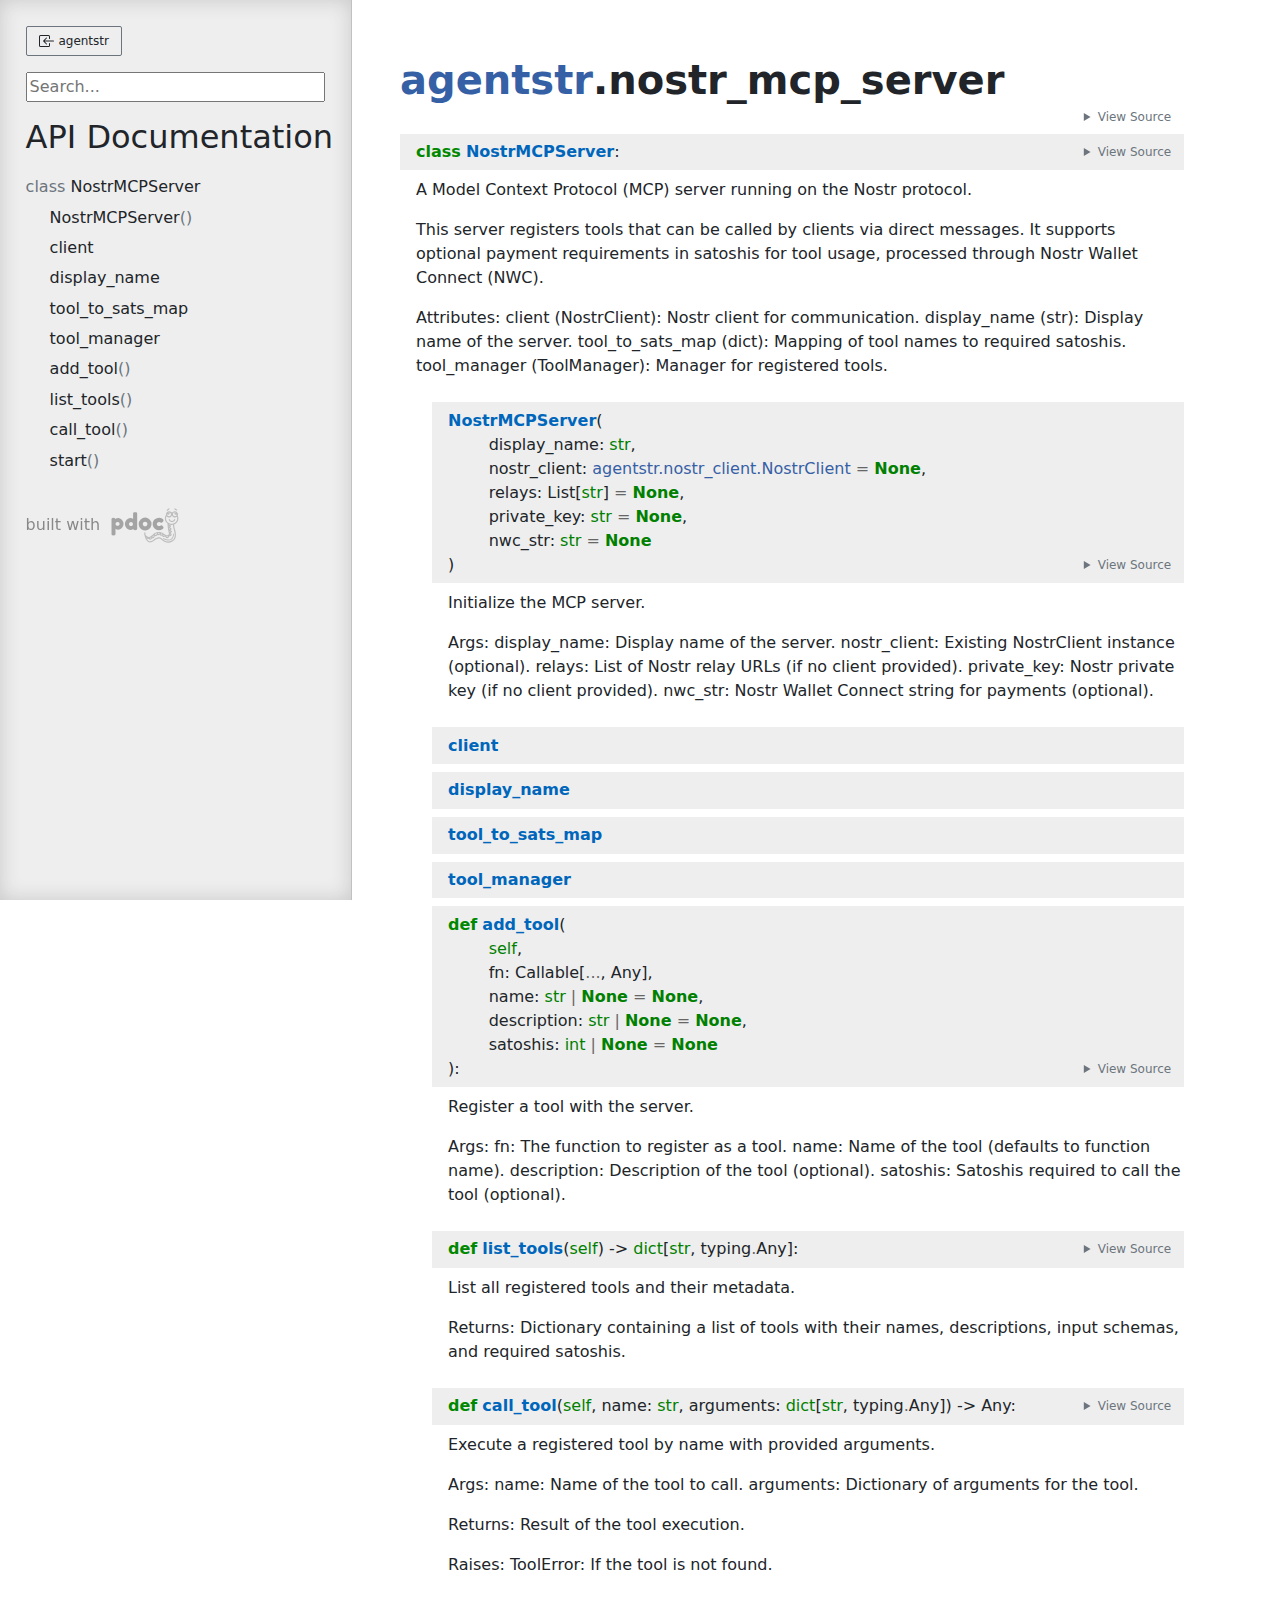
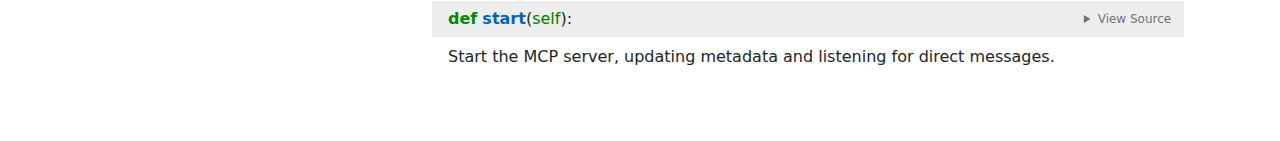
<file: docs/agentstr/nostr_mcp_server.html>
<!doctype html>
<html lang="en">
<head>
    <meta charset="utf-8">
    <meta name="viewport" content="width=device-width, initial-scale=1">
    <meta name="generator" content="pdoc 15.0.3"/>
    <title>agentstr.nostr_mcp_server API documentation</title>

    <style>/*! * Bootstrap Reboot v5.0.0 (https://getbootstrap.com/) * Copyright 2011-2021 The Bootstrap Authors * Copyright 2011-2021 Twitter, Inc. * Licensed under MIT (https://github.com/twbs/bootstrap/blob/main/LICENSE) * Forked from Normalize.css, licensed MIT (https://github.com/necolas/normalize.css/blob/master/LICENSE.md) */*,::after,::before{box-sizing:border-box}@media (prefers-reduced-motion:no-preference){:root{scroll-behavior:smooth}}body{margin:0;font-family:system-ui,-apple-system,"Segoe UI",Roboto,"Helvetica Neue",Arial,"Noto Sans","Liberation Sans",sans-serif,"Apple Color Emoji","Segoe UI Emoji","Segoe UI Symbol","Noto Color Emoji";font-size:1rem;font-weight:400;line-height:1.5;color:#212529;background-color:#fff;-webkit-text-size-adjust:100%;-webkit-tap-highlight-color:transparent}hr{margin:1rem 0;color:inherit;background-color:currentColor;border:0;opacity:.25}hr:not([size]){height:1px}h1,h2,h3,h4,h5,h6{margin-top:0;margin-bottom:.5rem;font-weight:500;line-height:1.2}h1{font-size:calc(1.375rem + 1.5vw)}@media (min-width:1200px){h1{font-size:2.5rem}}h2{font-size:calc(1.325rem + .9vw)}@media (min-width:1200px){h2{font-size:2rem}}h3{font-size:calc(1.3rem + .6vw)}@media (min-width:1200px){h3{font-size:1.75rem}}h4{font-size:calc(1.275rem + .3vw)}@media (min-width:1200px){h4{font-size:1.5rem}}h5{font-size:1.25rem}h6{font-size:1rem}p{margin-top:0;margin-bottom:1rem}abbr[data-bs-original-title],abbr[title]{-webkit-text-decoration:underline dotted;text-decoration:underline dotted;cursor:help;-webkit-text-decoration-skip-ink:none;text-decoration-skip-ink:none}address{margin-bottom:1rem;font-style:normal;line-height:inherit}ol,ul{padding-left:2rem}dl,ol,ul{margin-top:0;margin-bottom:1rem}ol ol,ol ul,ul ol,ul ul{margin-bottom:0}dt{font-weight:700}dd{margin-bottom:.5rem;margin-left:0}blockquote{margin:0 0 1rem}b,strong{font-weight:bolder}small{font-size:.875em}mark{padding:.2em;background-color:#fcf8e3}sub,sup{position:relative;font-size:.75em;line-height:0;vertical-align:baseline}sub{bottom:-.25em}sup{top:-.5em}a{color:#0d6efd;text-decoration:underline}a:hover{color:#0a58ca}a:not([href]):not([class]),a:not([href]):not([class]):hover{color:inherit;text-decoration:none}code,kbd,pre,samp{font-family:SFMono-Regular,Menlo,Monaco,Consolas,"Liberation Mono","Courier New",monospace;font-size:1em;direction:ltr;unicode-bidi:bidi-override}pre{display:block;margin-top:0;margin-bottom:1rem;overflow:auto;font-size:.875em}pre code{font-size:inherit;color:inherit;word-break:normal}code{font-size:.875em;color:#d63384;word-wrap:break-word}a>code{color:inherit}kbd{padding:.2rem .4rem;font-size:.875em;color:#fff;background-color:#212529;border-radius:.2rem}kbd kbd{padding:0;font-size:1em;font-weight:700}figure{margin:0 0 1rem}img,svg{vertical-align:middle}table{caption-side:bottom;border-collapse:collapse}caption{padding-top:.5rem;padding-bottom:.5rem;color:#6c757d;text-align:left}th{text-align:inherit;text-align:-webkit-match-parent}tbody,td,tfoot,th,thead,tr{border-color:inherit;border-style:solid;border-width:0}label{display:inline-block}button{border-radius:0}button:focus:not(:focus-visible){outline:0}button,input,optgroup,select,textarea{margin:0;font-family:inherit;font-size:inherit;line-height:inherit}button,select{text-transform:none}[role=button]{cursor:pointer}select{word-wrap:normal}select:disabled{opacity:1}[list]::-webkit-calendar-picker-indicator{display:none}[type=button],[type=reset],[type=submit],button{-webkit-appearance:button}[type=button]:not(:disabled),[type=reset]:not(:disabled),[type=submit]:not(:disabled),button:not(:disabled){cursor:pointer}::-moz-focus-inner{padding:0;border-style:none}textarea{resize:vertical}fieldset{min-width:0;padding:0;margin:0;border:0}legend{float:left;width:100%;padding:0;margin-bottom:.5rem;font-size:calc(1.275rem + .3vw);line-height:inherit}@media (min-width:1200px){legend{font-size:1.5rem}}legend+*{clear:left}::-webkit-datetime-edit-day-field,::-webkit-datetime-edit-fields-wrapper,::-webkit-datetime-edit-hour-field,::-webkit-datetime-edit-minute,::-webkit-datetime-edit-month-field,::-webkit-datetime-edit-text,::-webkit-datetime-edit-year-field{padding:0}::-webkit-inner-spin-button{height:auto}[type=search]{outline-offset:-2px;-webkit-appearance:textfield}::-webkit-search-decoration{-webkit-appearance:none}::-webkit-color-swatch-wrapper{padding:0}::file-selector-button{font:inherit}::-webkit-file-upload-button{font:inherit;-webkit-appearance:button}output{display:inline-block}iframe{border:0}summary{display:list-item;cursor:pointer}progress{vertical-align:baseline}[hidden]{display:none!important}</style>
    <style>/*! syntax-highlighting.css */pre{line-height:125%;}span.linenos{color:inherit; background-color:transparent; padding-left:5px; padding-right:20px;}.pdoc-code .hll{background-color:#ffffcc}.pdoc-code{background:#f8f8f8;}.pdoc-code .c{color:#3D7B7B; font-style:italic}.pdoc-code .err{border:1px solid #FF0000}.pdoc-code .k{color:#008000; font-weight:bold}.pdoc-code .o{color:#666666}.pdoc-code .ch{color:#3D7B7B; font-style:italic}.pdoc-code .cm{color:#3D7B7B; font-style:italic}.pdoc-code .cp{color:#9C6500}.pdoc-code .cpf{color:#3D7B7B; font-style:italic}.pdoc-code .c1{color:#3D7B7B; font-style:italic}.pdoc-code .cs{color:#3D7B7B; font-style:italic}.pdoc-code .gd{color:#A00000}.pdoc-code .ge{font-style:italic}.pdoc-code .gr{color:#E40000}.pdoc-code .gh{color:#000080; font-weight:bold}.pdoc-code .gi{color:#008400}.pdoc-code .go{color:#717171}.pdoc-code .gp{color:#000080; font-weight:bold}.pdoc-code .gs{font-weight:bold}.pdoc-code .gu{color:#800080; font-weight:bold}.pdoc-code .gt{color:#0044DD}.pdoc-code .kc{color:#008000; font-weight:bold}.pdoc-code .kd{color:#008000; font-weight:bold}.pdoc-code .kn{color:#008000; font-weight:bold}.pdoc-code .kp{color:#008000}.pdoc-code .kr{color:#008000; font-weight:bold}.pdoc-code .kt{color:#B00040}.pdoc-code .m{color:#666666}.pdoc-code .s{color:#BA2121}.pdoc-code .na{color:#687822}.pdoc-code .nb{color:#008000}.pdoc-code .nc{color:#0000FF; font-weight:bold}.pdoc-code .no{color:#880000}.pdoc-code .nd{color:#AA22FF}.pdoc-code .ni{color:#717171; font-weight:bold}.pdoc-code .ne{color:#CB3F38; font-weight:bold}.pdoc-code .nf{color:#0000FF}.pdoc-code .nl{color:#767600}.pdoc-code .nn{color:#0000FF; font-weight:bold}.pdoc-code .nt{color:#008000; font-weight:bold}.pdoc-code .nv{color:#19177C}.pdoc-code .ow{color:#AA22FF; font-weight:bold}.pdoc-code .w{color:#bbbbbb}.pdoc-code .mb{color:#666666}.pdoc-code .mf{color:#666666}.pdoc-code .mh{color:#666666}.pdoc-code .mi{color:#666666}.pdoc-code .mo{color:#666666}.pdoc-code .sa{color:#BA2121}.pdoc-code .sb{color:#BA2121}.pdoc-code .sc{color:#BA2121}.pdoc-code .dl{color:#BA2121}.pdoc-code .sd{color:#BA2121; font-style:italic}.pdoc-code .s2{color:#BA2121}.pdoc-code .se{color:#AA5D1F; font-weight:bold}.pdoc-code .sh{color:#BA2121}.pdoc-code .si{color:#A45A77; font-weight:bold}.pdoc-code .sx{color:#008000}.pdoc-code .sr{color:#A45A77}.pdoc-code .s1{color:#BA2121}.pdoc-code .ss{color:#19177C}.pdoc-code .bp{color:#008000}.pdoc-code .fm{color:#0000FF}.pdoc-code .vc{color:#19177C}.pdoc-code .vg{color:#19177C}.pdoc-code .vi{color:#19177C}.pdoc-code .vm{color:#19177C}.pdoc-code .il{color:#666666}</style>
    <style>/*! theme.css */:root{--pdoc-background:#fff;}.pdoc{--text:#212529;--muted:#6c757d;--link:#3660a5;--link-hover:#1659c5;--code:#f8f8f8;--active:#fff598;--accent:#eee;--accent2:#c1c1c1;--nav-hover:rgba(255, 255, 255, 0.5);--name:#0066BB;--def:#008800;--annotation:#007020;}</style>
    <style>/*! layout.css */html, body{width:100%;height:100%;}html, main{scroll-behavior:smooth;}body{background-color:var(--pdoc-background);}@media (max-width:769px){#navtoggle{cursor:pointer;position:absolute;width:50px;height:40px;top:1rem;right:1rem;border-color:var(--text);color:var(--text);display:flex;opacity:0.8;z-index:999;}#navtoggle:hover{opacity:1;}#togglestate + div{display:none;}#togglestate:checked + div{display:inherit;}main, header{padding:2rem 3vw;}header + main{margin-top:-3rem;}.git-button{display:none !important;}nav input[type="search"]{max-width:77%;}nav input[type="search"]:first-child{margin-top:-6px;}nav input[type="search"]:valid ~ *{display:none !important;}}@media (min-width:770px){:root{--sidebar-width:clamp(12.5rem, 28vw, 22rem);}nav{position:fixed;overflow:auto;height:100vh;width:var(--sidebar-width);}main, header{padding:3rem 2rem 3rem calc(var(--sidebar-width) + 3rem);width:calc(54rem + var(--sidebar-width));max-width:100%;}header + main{margin-top:-4rem;}#navtoggle{display:none;}}#togglestate{position:absolute;height:0;opacity:0;}nav.pdoc{--pad:clamp(0.5rem, 2vw, 1.75rem);--indent:1.5rem;background-color:var(--accent);border-right:1px solid var(--accent2);box-shadow:0 0 20px rgba(50, 50, 50, .2) inset;padding:0 0 0 var(--pad);overflow-wrap:anywhere;scrollbar-width:thin; scrollbar-color:var(--accent2) transparent; z-index:1}nav.pdoc::-webkit-scrollbar{width:.4rem; }nav.pdoc::-webkit-scrollbar-thumb{background-color:var(--accent2); }nav.pdoc > div{padding:var(--pad) 0;}nav.pdoc .module-list-button{display:inline-flex;align-items:center;color:var(--text);border-color:var(--muted);margin-bottom:1rem;}nav.pdoc .module-list-button:hover{border-color:var(--text);}nav.pdoc input[type=search]{display:block;outline-offset:0;width:calc(100% - var(--pad));}nav.pdoc .logo{max-width:calc(100% - var(--pad));max-height:35vh;display:block;margin:0 auto 1rem;transform:translate(calc(-.5 * var(--pad)), 0);}nav.pdoc ul{list-style:none;padding-left:0;}nav.pdoc > div > ul{margin-left:calc(0px - var(--pad));}nav.pdoc li a{padding:.2rem 0 .2rem calc(var(--pad) + var(--indent));}nav.pdoc > div > ul > li > a{padding-left:var(--pad);}nav.pdoc li{transition:all 100ms;}nav.pdoc li:hover{background-color:var(--nav-hover);}nav.pdoc a, nav.pdoc a:hover{color:var(--text);}nav.pdoc a{display:block;}nav.pdoc > h2:first-of-type{margin-top:1.5rem;}nav.pdoc .class:before{content:"class ";color:var(--muted);}nav.pdoc .function:after{content:"()";color:var(--muted);}nav.pdoc footer:before{content:"";display:block;width:calc(100% - var(--pad));border-top:solid var(--accent2) 1px;margin-top:1.5rem;padding-top:.5rem;}nav.pdoc footer{font-size:small;}</style>
    <style>/*! content.css */.pdoc{color:var(--text);box-sizing:border-box;line-height:1.5;background:none;}.pdoc .pdoc-button{cursor:pointer;display:inline-block;border:solid black 1px;border-radius:2px;font-size:.75rem;padding:calc(0.5em - 1px) 1em;transition:100ms all;}.pdoc .alert{padding:1rem 1rem 1rem calc(1.5rem + 24px);border:1px solid transparent;border-radius:.25rem;background-repeat:no-repeat;background-position:.75rem center;margin-bottom:1rem;}.pdoc .alert > em{display:none;}.pdoc .alert > *:last-child{margin-bottom:0;}.pdoc .alert.note{color:#084298;background-color:#cfe2ff;border-color:#b6d4fe;background-image:url("data:image/svg+xml,%3Csvg%20xmlns%3D%22http%3A//www.w3.org/2000/svg%22%20width%3D%2224%22%20height%3D%2224%22%20fill%3D%22%23084298%22%20viewBox%3D%220%200%2016%2016%22%3E%3Cpath%20d%3D%22M8%2016A8%208%200%201%200%208%200a8%208%200%200%200%200%2016zm.93-9.412-1%204.705c-.07.34.029.533.304.533.194%200%20.487-.07.686-.246l-.088.416c-.287.346-.92.598-1.465.598-.703%200-1.002-.422-.808-1.319l.738-3.468c.064-.293.006-.399-.287-.47l-.451-.081.082-.381%202.29-.287zM8%205.5a1%201%200%201%201%200-2%201%201%200%200%201%200%202z%22/%3E%3C/svg%3E");}.pdoc .alert.tip{color:#0a3622;background-color:#d1e7dd;border-color:#a3cfbb;background-image:url("data:image/svg+xml,%3Csvg%20xmlns%3D%22http%3A//www.w3.org/2000/svg%22%20width%3D%2224%22%20height%3D%2224%22%20fill%3D%22%230a3622%22%20viewBox%3D%220%200%2016%2016%22%3E%3Cpath%20d%3D%22M2%206a6%206%200%201%201%2010.174%204.31c-.203.196-.359.4-.453.619l-.762%201.769A.5.5%200%200%201%2010.5%2013a.5.5%200%200%201%200%201%20.5.5%200%200%201%200%201l-.224.447a1%201%200%200%201-.894.553H6.618a1%201%200%200%201-.894-.553L5.5%2015a.5.5%200%200%201%200-1%20.5.5%200%200%201%200-1%20.5.5%200%200%201-.46-.302l-.761-1.77a2%202%200%200%200-.453-.618A5.98%205.98%200%200%201%202%206m6-5a5%205%200%200%200-3.479%208.592c.263.254.514.564.676.941L5.83%2012h4.342l.632-1.467c.162-.377.413-.687.676-.941A5%205%200%200%200%208%201%22/%3E%3C/svg%3E");}.pdoc .alert.important{color:#055160;background-color:#cff4fc;border-color:#9eeaf9;background-image:url("data:image/svg+xml,%3Csvg%20xmlns%3D%22http%3A//www.w3.org/2000/svg%22%20width%3D%2224%22%20height%3D%2224%22%20fill%3D%22%23055160%22%20viewBox%3D%220%200%2016%2016%22%3E%3Cpath%20d%3D%22M2%200a2%202%200%200%200-2%202v12a2%202%200%200%200%202%202h12a2%202%200%200%200%202-2V2a2%202%200%200%200-2-2zm6%204c.535%200%20.954.462.9.995l-.35%203.507a.552.552%200%200%201-1.1%200L7.1%204.995A.905.905%200%200%201%208%204m.002%206a1%201%200%201%201%200%202%201%201%200%200%201%200-2%22/%3E%3C/svg%3E");}.pdoc .alert.warning{color:#664d03;background-color:#fff3cd;border-color:#ffecb5;background-image:url("data:image/svg+xml,%3Csvg%20xmlns%3D%22http%3A//www.w3.org/2000/svg%22%20width%3D%2224%22%20height%3D%2224%22%20fill%3D%22%23664d03%22%20viewBox%3D%220%200%2016%2016%22%3E%3Cpath%20d%3D%22M8.982%201.566a1.13%201.13%200%200%200-1.96%200L.165%2013.233c-.457.778.091%201.767.98%201.767h13.713c.889%200%201.438-.99.98-1.767L8.982%201.566zM8%205c.535%200%20.954.462.9.995l-.35%203.507a.552.552%200%200%201-1.1%200L7.1%205.995A.905.905%200%200%201%208%205zm.002%206a1%201%200%201%201%200%202%201%201%200%200%201%200-2z%22/%3E%3C/svg%3E");}.pdoc .alert.caution{color:#842029;background-color:#f8d7da;border-color:#f5c2c7;background-image:url("data:image/svg+xml,%3Csvg%20xmlns%3D%22http%3A//www.w3.org/2000/svg%22%20width%3D%2224%22%20height%3D%2224%22%20fill%3D%22%23842029%22%20viewBox%3D%220%200%2016%2016%22%3E%3Cpath%20d%3D%22M11.46.146A.5.5%200%200%200%2011.107%200H4.893a.5.5%200%200%200-.353.146L.146%204.54A.5.5%200%200%200%200%204.893v6.214a.5.5%200%200%200%20.146.353l4.394%204.394a.5.5%200%200%200%20.353.146h6.214a.5.5%200%200%200%20.353-.146l4.394-4.394a.5.5%200%200%200%20.146-.353V4.893a.5.5%200%200%200-.146-.353zM8%204c.535%200%20.954.462.9.995l-.35%203.507a.552.552%200%200%201-1.1%200L7.1%204.995A.905.905%200%200%201%208%204m.002%206a1%201%200%201%201%200%202%201%201%200%200%201%200-2%22/%3E%3C/svg%3E");}.pdoc .alert.danger{color:#842029;background-color:#f8d7da;border-color:#f5c2c7;background-image:url("data:image/svg+xml,%3Csvg%20xmlns%3D%22http%3A//www.w3.org/2000/svg%22%20width%3D%2224%22%20height%3D%2224%22%20fill%3D%22%23842029%22%20viewBox%3D%220%200%2016%2016%22%3E%3Cpath%20d%3D%22M5.52.359A.5.5%200%200%201%206%200h4a.5.5%200%200%201%20.474.658L8.694%206H12.5a.5.5%200%200%201%20.395.807l-7%209a.5.5%200%200%201-.873-.454L6.823%209.5H3.5a.5.5%200%200%201-.48-.641l2.5-8.5z%22/%3E%3C/svg%3E");}.pdoc .visually-hidden{position:absolute !important;width:1px !important;height:1px !important;padding:0 !important;margin:-1px !important;overflow:hidden !important;clip:rect(0, 0, 0, 0) !important;white-space:nowrap !important;border:0 !important;}.pdoc h1, .pdoc h2, .pdoc h3{font-weight:300;margin:.3em 0;padding:.2em 0;}.pdoc > section:not(.module-info) h1{font-size:1.5rem;font-weight:500;}.pdoc > section:not(.module-info) h2{font-size:1.4rem;font-weight:500;}.pdoc > section:not(.module-info) h3{font-size:1.3rem;font-weight:500;}.pdoc > section:not(.module-info) h4{font-size:1.2rem;}.pdoc > section:not(.module-info) h5{font-size:1.1rem;}.pdoc a{text-decoration:none;color:var(--link);}.pdoc a:hover{color:var(--link-hover);}.pdoc blockquote{margin-left:2rem;}.pdoc pre{border-top:1px solid var(--accent2);border-bottom:1px solid var(--accent2);margin-top:0;margin-bottom:1em;padding:.5rem 0 .5rem .5rem;overflow-x:auto;background-color:var(--code);}.pdoc code{color:var(--text);padding:.2em .4em;margin:0;font-size:85%;background-color:var(--accent);border-radius:6px;}.pdoc a > code{color:inherit;}.pdoc pre > code{display:inline-block;font-size:inherit;background:none;border:none;padding:0;}.pdoc > section:not(.module-info){margin-bottom:1.5rem;}.pdoc .modulename{margin-top:0;font-weight:bold;}.pdoc .modulename a{color:var(--link);transition:100ms all;}.pdoc .git-button{float:right;border:solid var(--link) 1px;}.pdoc .git-button:hover{background-color:var(--link);color:var(--pdoc-background);}.view-source-toggle-state,.view-source-toggle-state ~ .pdoc-code{display:none;}.view-source-toggle-state:checked ~ .pdoc-code{display:block;}.view-source-button{display:inline-block;float:right;font-size:.75rem;line-height:1.5rem;color:var(--muted);padding:0 .4rem 0 1.3rem;cursor:pointer;text-indent:-2px;}.view-source-button > span{visibility:hidden;}.module-info .view-source-button{float:none;display:flex;justify-content:flex-end;margin:-1.2rem .4rem -.2rem 0;}.view-source-button::before{position:absolute;content:"View Source";display:list-item;list-style-type:disclosure-closed;}.view-source-toggle-state:checked ~ .attr .view-source-button::before,.view-source-toggle-state:checked ~ .view-source-button::before{list-style-type:disclosure-open;}.pdoc .docstring{margin-bottom:1.5rem;}.pdoc section:not(.module-info) .docstring{margin-left:clamp(0rem, 5vw - 2rem, 1rem);}.pdoc .docstring .pdoc-code{margin-left:1em;margin-right:1em;}.pdoc h1:target,.pdoc h2:target,.pdoc h3:target,.pdoc h4:target,.pdoc h5:target,.pdoc h6:target,.pdoc .pdoc-code > pre > span:target{background-color:var(--active);box-shadow:-1rem 0 0 0 var(--active);}.pdoc .pdoc-code > pre > span:target{display:block;}.pdoc div:target > .attr,.pdoc section:target > .attr,.pdoc dd:target > a{background-color:var(--active);}.pdoc *{scroll-margin:2rem;}.pdoc .pdoc-code .linenos{user-select:none;}.pdoc .attr:hover{filter:contrast(0.95);}.pdoc section, .pdoc .classattr{position:relative;}.pdoc .headerlink{--width:clamp(1rem, 3vw, 2rem);position:absolute;top:0;left:calc(0rem - var(--width));transition:all 100ms ease-in-out;opacity:0;}.pdoc .headerlink::before{content:"#";display:block;text-align:center;width:var(--width);height:2.3rem;line-height:2.3rem;font-size:1.5rem;}.pdoc .attr:hover ~ .headerlink,.pdoc *:target > .headerlink,.pdoc .headerlink:hover{opacity:1;}.pdoc .attr{display:block;margin:.5rem 0 .5rem;padding:.4rem .4rem .4rem 1rem;background-color:var(--accent);overflow-x:auto;}.pdoc .classattr{margin-left:2rem;}.pdoc .decorator-deprecated{color:#842029;}.pdoc .decorator-deprecated ~ span{filter:grayscale(1) opacity(0.8);}.pdoc .name{color:var(--name);font-weight:bold;}.pdoc .def{color:var(--def);font-weight:bold;}.pdoc .signature{background-color:transparent;}.pdoc .param, .pdoc .return-annotation{white-space:pre;}.pdoc .signature.multiline .param{display:block;}.pdoc .signature.condensed .param{display:inline-block;}.pdoc .annotation{color:var(--annotation);}.pdoc .view-value-toggle-state,.pdoc .view-value-toggle-state ~ .default_value{display:none;}.pdoc .view-value-toggle-state:checked ~ .default_value{display:inherit;}.pdoc .view-value-button{font-size:.5rem;vertical-align:middle;border-style:dashed;margin-top:-0.1rem;}.pdoc .view-value-button:hover{background:white;}.pdoc .view-value-button::before{content:"show";text-align:center;width:2.2em;display:inline-block;}.pdoc .view-value-toggle-state:checked ~ .view-value-button::before{content:"hide";}.pdoc .inherited{margin-left:2rem;}.pdoc .inherited dt{font-weight:700;}.pdoc .inherited dt, .pdoc .inherited dd{display:inline;margin-left:0;margin-bottom:.5rem;}.pdoc .inherited dd:not(:last-child):after{content:", ";}.pdoc .inherited .class:before{content:"class ";}.pdoc .inherited .function a:after{content:"()";}.pdoc .search-result .docstring{overflow:auto;max-height:25vh;}.pdoc .search-result.focused > .attr{background-color:var(--active);}.pdoc .attribution{margin-top:2rem;display:block;opacity:0.5;transition:all 200ms;filter:grayscale(100%);}.pdoc .attribution:hover{opacity:1;filter:grayscale(0%);}.pdoc .attribution img{margin-left:5px;height:35px;vertical-align:middle;width:70px;transition:all 200ms;}.pdoc table{display:block;width:max-content;max-width:100%;overflow:auto;margin-bottom:1rem;}.pdoc table th{font-weight:600;}.pdoc table th, .pdoc table td{padding:6px 13px;border:1px solid var(--accent2);}</style>
    <style>/*! custom.css */</style></head>
<body>
    <nav class="pdoc">
        <label id="navtoggle" for="togglestate" class="pdoc-button"><svg xmlns='http://www.w3.org/2000/svg' viewBox='0 0 30 30'><path stroke-linecap='round' stroke="currentColor" stroke-miterlimit='10' stroke-width='2' d='M4 7h22M4 15h22M4 23h22'/></svg></label>
        <input id="togglestate" type="checkbox" aria-hidden="true" tabindex="-1">
        <div>            <a class="pdoc-button module-list-button" href="../agentstr.html">
<svg xmlns="http://www.w3.org/2000/svg" width="16" height="16" fill="currentColor" class="bi bi-box-arrow-in-left" viewBox="0 0 16 16">
  <path fill-rule="evenodd" d="M10 3.5a.5.5 0 0 0-.5-.5h-8a.5.5 0 0 0-.5.5v9a.5.5 0 0 0 .5.5h8a.5.5 0 0 0 .5-.5v-2a.5.5 0 0 1 1 0v2A1.5 1.5 0 0 1 9.5 14h-8A1.5 1.5 0 0 1 0 12.5v-9A1.5 1.5 0 0 1 1.5 2h8A1.5 1.5 0 0 1 11 3.5v2a.5.5 0 0 1-1 0v-2z"/>
  <path fill-rule="evenodd" d="M4.146 8.354a.5.5 0 0 1 0-.708l3-3a.5.5 0 1 1 .708.708L5.707 7.5H14.5a.5.5 0 0 1 0 1H5.707l2.147 2.146a.5.5 0 0 1-.708.708l-3-3z"/>
</svg>                &nbsp;agentstr</a>


            <input type="search" placeholder="Search..." role="searchbox" aria-label="search"
                   pattern=".+" required>



            <h2>API Documentation</h2>
                <ul class="memberlist">
            <li>
                    <a class="class" href="#NostrMCPServer">NostrMCPServer</a>
                            <ul class="memberlist">
                        <li>
                                <a class="function" href="#NostrMCPServer.__init__">NostrMCPServer</a>
                        </li>
                        <li>
                                <a class="variable" href="#NostrMCPServer.client">client</a>
                        </li>
                        <li>
                                <a class="variable" href="#NostrMCPServer.display_name">display_name</a>
                        </li>
                        <li>
                                <a class="variable" href="#NostrMCPServer.tool_to_sats_map">tool_to_sats_map</a>
                        </li>
                        <li>
                                <a class="variable" href="#NostrMCPServer.tool_manager">tool_manager</a>
                        </li>
                        <li>
                                <a class="function" href="#NostrMCPServer.add_tool">add_tool</a>
                        </li>
                        <li>
                                <a class="function" href="#NostrMCPServer.list_tools">list_tools</a>
                        </li>
                        <li>
                                <a class="function" href="#NostrMCPServer.call_tool">call_tool</a>
                        </li>
                        <li>
                                <a class="function" href="#NostrMCPServer.start">start</a>
                        </li>
                </ul>

            </li>
    </ul>



        <a class="attribution" title="pdoc: Python API documentation generator" href="https://pdoc.dev" target="_blank">
            built with <span class="visually-hidden">pdoc</span><img
                alt="pdoc logo"
                src="data:image/svg+xml,%3Csvg%20xmlns%3D%22http%3A//www.w3.org/2000/svg%22%20role%3D%22img%22%20aria-label%3D%22pdoc%20logo%22%20width%3D%22300%22%20height%3D%22150%22%20viewBox%3D%22-1%200%2060%2030%22%3E%3Ctitle%3Epdoc%3C/title%3E%3Cpath%20d%3D%22M29.621%2021.293c-.011-.273-.214-.475-.511-.481a.5.5%200%200%200-.489.503l-.044%201.393c-.097.551-.695%201.215-1.566%201.704-.577.428-1.306.486-2.193.182-1.426-.617-2.467-1.654-3.304-2.487l-.173-.172a3.43%203.43%200%200%200-.365-.306.49.49%200%200%200-.286-.196c-1.718-1.06-4.931-1.47-7.353.191l-.219.15c-1.707%201.187-3.413%202.131-4.328%201.03-.02-.027-.49-.685-.141-1.763.233-.721.546-2.408.772-4.076.042-.09.067-.187.046-.288.166-1.347.277-2.625.241-3.351%201.378-1.008%202.271-2.586%202.271-4.362%200-.976-.272-1.935-.788-2.774-.057-.094-.122-.18-.184-.268.033-.167.052-.339.052-.516%200-1.477-1.202-2.679-2.679-2.679-.791%200-1.496.352-1.987.9a6.3%206.3%200%200%200-1.001.029c-.492-.564-1.207-.929-2.012-.929-1.477%200-2.679%201.202-2.679%202.679A2.65%202.65%200%200%200%20.97%206.554c-.383.747-.595%201.572-.595%202.41%200%202.311%201.507%204.29%203.635%205.107-.037.699-.147%202.27-.423%203.294l-.137.461c-.622%202.042-2.515%208.257%201.727%2010.643%201.614.908%203.06%201.248%204.317%201.248%202.665%200%204.492-1.524%205.322-2.401%201.476-1.559%202.886-1.854%206.491.82%201.877%201.393%203.514%201.753%204.861%201.068%202.223-1.713%202.811-3.867%203.399-6.374.077-.846.056-1.469.054-1.537zm-4.835%204.313c-.054.305-.156.586-.242.629-.034-.007-.131-.022-.307-.157-.145-.111-.314-.478-.456-.908.221.121.432.25.675.355.115.039.219.051.33.081zm-2.251-1.238c-.05.33-.158.648-.252.694-.022.001-.125-.018-.307-.157-.217-.166-.488-.906-.639-1.573.358.344.754.693%201.198%201.036zm-3.887-2.337c-.006-.116-.018-.231-.041-.342.635.145%201.189.368%201.599.625.097.231.166.481.174.642-.03.049-.055.101-.067.158-.046.013-.128.026-.298.004-.278-.037-.901-.57-1.367-1.087zm-1.127-.497c.116.306.176.625.12.71-.019.014-.117.045-.345.016-.206-.027-.604-.332-.986-.695.41-.051.816-.056%201.211-.031zm-4.535%201.535c.209.22.379.47.358.598-.006.041-.088.138-.351.234-.144.055-.539-.063-.979-.259a11.66%2011.66%200%200%200%20.972-.573zm.983-.664c.359-.237.738-.418%201.126-.554.25.237.479.548.457.694-.006.042-.087.138-.351.235-.174.064-.694-.105-1.232-.375zm-3.381%201.794c-.022.145-.061.29-.149.401-.133.166-.358.248-.69.251h-.002c-.133%200-.306-.26-.45-.621.417.091.854.07%201.291-.031zm-2.066-8.077a4.78%204.78%200%200%201-.775-.584c.172-.115.505-.254.88-.378l-.105.962zm-.331%202.302a10.32%2010.32%200%200%201-.828-.502c.202-.143.576-.328.984-.49l-.156.992zm-.45%202.157l-.701-.403c.214-.115.536-.249.891-.376a11.57%2011.57%200%200%201-.19.779zm-.181%201.716c.064.398.194.702.298.893-.194-.051-.435-.162-.736-.398.061-.119.224-.3.438-.495zM8.87%204.141c0%20.152-.123.276-.276.276s-.275-.124-.275-.276.123-.276.276-.276.275.124.275.276zm-.735-.389a1.15%201.15%200%200%200-.314.783%201.16%201.16%200%200%200%201.162%201.162c.457%200%20.842-.27%201.032-.653.026.117.042.238.042.362a1.68%201.68%200%200%201-1.679%201.679%201.68%201.68%200%200%201-1.679-1.679c0-.843.626-1.535%201.436-1.654zM5.059%205.406A1.68%201.68%200%200%201%203.38%207.085a1.68%201.68%200%200%201-1.679-1.679c0-.037.009-.072.011-.109.21.3.541.508.935.508a1.16%201.16%200%200%200%201.162-1.162%201.14%201.14%200%200%200-.474-.912c.015%200%20.03-.005.045-.005.926.001%201.679.754%201.679%201.68zM3.198%204.141c0%20.152-.123.276-.276.276s-.275-.124-.275-.276.123-.276.276-.276.275.124.275.276zM1.375%208.964c0-.52.103-1.035.288-1.52.466.394%201.06.64%201.717.64%201.144%200%202.116-.725%202.499-1.738.383%201.012%201.355%201.738%202.499%201.738.867%200%201.631-.421%202.121-1.062.307.605.478%201.267.478%201.942%200%202.486-2.153%204.51-4.801%204.51s-4.801-2.023-4.801-4.51zm24.342%2019.349c-.985.498-2.267.168-3.813-.979-3.073-2.281-5.453-3.199-7.813-.705-1.315%201.391-4.163%203.365-8.423.97-3.174-1.786-2.239-6.266-1.261-9.479l.146-.492c.276-1.02.395-2.457.444-3.268a6.11%206.11%200%200%200%201.18.115%206.01%206.01%200%200%200%202.536-.562l-.006.175c-.802.215-1.848.612-2.021%201.25-.079.295.021.601.274.837.219.203.415.364.598.501-.667.304-1.243.698-1.311%201.179-.02.144-.022.507.393.787.213.144.395.26.564.365-1.285.521-1.361.96-1.381%201.126-.018.142-.011.496.427.746l.854.489c-.473.389-.971.914-.999%201.429-.018.278.095.532.316.713.675.556%201.231.721%201.653.721.059%200%20.104-.014.158-.02.207.707.641%201.64%201.513%201.64h.013c.8-.008%201.236-.345%201.462-.626.173-.216.268-.457.325-.692.424.195.93.374%201.372.374.151%200%20.294-.021.423-.068.732-.27.944-.704.993-1.021.009-.061.003-.119.002-.179.266.086.538.147.789.147.15%200%20.294-.021.423-.069.542-.2.797-.489.914-.754.237.147.478.258.704.288.106.014.205.021.296.021.356%200%20.595-.101.767-.229.438.435%201.094.992%201.656%201.067.106.014.205.021.296.021a1.56%201.56%200%200%200%20.323-.035c.17.575.453%201.289.866%201.605.358.273.665.362.914.362a.99.99%200%200%200%20.421-.093%201.03%201.03%200%200%200%20.245-.164c.168.428.39.846.68%201.068.358.273.665.362.913.362a.99.99%200%200%200%20.421-.093c.317-.148.512-.448.639-.762.251.157.495.257.726.257.127%200%20.25-.024.37-.071.427-.17.706-.617.841-1.314.022-.015.047-.022.068-.038.067-.051.133-.104.196-.159-.443%201.486-1.107%202.761-2.086%203.257zM8.66%209.925a.5.5%200%201%200-1%200c0%20.653-.818%201.205-1.787%201.205s-1.787-.552-1.787-1.205a.5.5%200%201%200-1%200c0%201.216%201.25%202.205%202.787%202.205s2.787-.989%202.787-2.205zm4.4%2015.965l-.208.097c-2.661%201.258-4.708%201.436-6.086.527-1.542-1.017-1.88-3.19-1.844-4.198a.4.4%200%200%200-.385-.414c-.242-.029-.406.164-.414.385-.046%201.249.367%203.686%202.202%204.896.708.467%201.547.7%202.51.7%201.248%200%202.706-.392%204.362-1.174l.185-.086a.4.4%200%200%200%20.205-.527c-.089-.204-.326-.291-.527-.206zM9.547%202.292c.093.077.205.114.317.114a.5.5%200%200%200%20.318-.886L8.817.397a.5.5%200%200%200-.703.068.5.5%200%200%200%20.069.703l1.364%201.124zm-7.661-.065c.086%200%20.173-.022.253-.068l1.523-.893a.5.5%200%200%200-.506-.863l-1.523.892a.5.5%200%200%200-.179.685c.094.158.261.247.432.247z%22%20transform%3D%22matrix%28-1%200%200%201%2058%200%29%22%20fill%3D%22%233bb300%22/%3E%3Cpath%20d%3D%22M.3%2021.86V10.18q0-.46.02-.68.04-.22.18-.5.28-.54%201.34-.54%201.06%200%201.42.28.38.26.44.78.76-1.04%202.38-1.04%201.64%200%203.1%201.54%201.46%201.54%201.46%203.58%200%202.04-1.46%203.58-1.44%201.54-3.08%201.54-1.64%200-2.38-.92v4.04q0%20.46-.04.68-.02.22-.18.5-.14.3-.5.42-.36.12-.98.12-.62%200-1-.12-.36-.12-.52-.4-.14-.28-.18-.5-.02-.22-.02-.68zm3.96-9.42q-.46.54-.46%201.18%200%20.64.46%201.18.48.52%201.2.52.74%200%201.24-.52.52-.52.52-1.18%200-.66-.48-1.18-.48-.54-1.26-.54-.76%200-1.22.54zm14.741-8.36q.16-.3.54-.42.38-.12%201-.12.64%200%201.02.12.38.12.52.42.16.3.18.54.04.22.04.68v11.94q0%20.46-.04.7-.02.22-.18.5-.3.54-1.7.54-1.38%200-1.54-.98-.84.96-2.34.96-1.8%200-3.28-1.56-1.48-1.58-1.48-3.66%200-2.1%201.48-3.68%201.5-1.58%203.28-1.58%201.48%200%202.3%201v-4.2q0-.46.02-.68.04-.24.18-.52zm-3.24%2010.86q.52.54%201.26.54.74%200%201.22-.54.5-.54.5-1.18%200-.66-.48-1.22-.46-.56-1.26-.56-.8%200-1.28.56-.48.54-.48%201.2%200%20.66.52%201.2zm7.833-1.2q0-2.4%201.68-3.96%201.68-1.56%203.84-1.56%202.16%200%203.82%201.56%201.66%201.54%201.66%203.94%200%201.66-.86%202.96-.86%201.28-2.1%201.9-1.22.6-2.54.6-1.32%200-2.56-.64-1.24-.66-2.1-1.92-.84-1.28-.84-2.88zm4.18%201.44q.64.48%201.3.48.66%200%201.32-.5.66-.5.66-1.48%200-.98-.62-1.46-.62-.48-1.34-.48-.72%200-1.34.5-.62.5-.62%201.48%200%20.96.64%201.46zm11.412-1.44q0%20.84.56%201.32.56.46%201.18.46.64%200%201.18-.36.56-.38.9-.38.6%200%201.46%201.06.46.58.46%201.04%200%20.76-1.1%201.42-1.14.8-2.8.8-1.86%200-3.58-1.34-.82-.64-1.34-1.7-.52-1.08-.52-2.36%200-1.3.52-2.34.52-1.06%201.34-1.7%201.66-1.32%203.54-1.32.76%200%201.48.22.72.2%201.06.4l.32.2q.36.24.56.38.52.4.52.92%200%20.5-.42%201.14-.72%201.1-1.38%201.1-.38%200-1.08-.44-.36-.34-1.04-.34-.66%200-1.24.48-.58.48-.58%201.34z%22%20fill%3D%22green%22/%3E%3C/svg%3E"/>
        </a>
</div>
    </nav>
    <main class="pdoc">
            <section class="module-info">
                    <h1 class="modulename">
<a href="./../agentstr.html">agentstr</a><wbr>.nostr_mcp_server    </h1>

                
                        <input id="mod-nostr_mcp_server-view-source" class="view-source-toggle-state" type="checkbox" aria-hidden="true" tabindex="-1">

                        <label class="view-source-button" for="mod-nostr_mcp_server-view-source"><span>View Source</span></label>

                        <div class="pdoc-code codehilite"><pre><span></span><span id="L-1"><a href="#L-1"><span class="linenos">  1</span></a><span class="kn">import</span><span class="w"> </span><span class="nn">threading</span>
</span><span id="L-2"><a href="#L-2"><span class="linenos">  2</span></a><span class="kn">import</span><span class="w"> </span><span class="nn">json</span>
</span><span id="L-3"><a href="#L-3"><span class="linenos">  3</span></a><span class="kn">import</span><span class="w"> </span><span class="nn">time</span>
</span><span id="L-4"><a href="#L-4"><span class="linenos">  4</span></a><span class="kn">from</span><span class="w"> </span><span class="nn">typing</span><span class="w"> </span><span class="kn">import</span> <span class="n">Callable</span><span class="p">,</span> <span class="n">Any</span><span class="p">,</span> <span class="n">List</span>
</span><span id="L-5"><a href="#L-5"><span class="linenos">  5</span></a><span class="kn">from</span><span class="w"> </span><span class="nn">pynostr.event</span><span class="w"> </span><span class="kn">import</span> <span class="n">Event</span>
</span><span id="L-6"><a href="#L-6"><span class="linenos">  6</span></a><span class="kn">from</span><span class="w"> </span><span class="nn">agentstr.nostr_client</span><span class="w"> </span><span class="kn">import</span> <span class="n">NostrClient</span>
</span><span id="L-7"><a href="#L-7"><span class="linenos">  7</span></a><span class="kn">from</span><span class="w"> </span><span class="nn">mcp.server.fastmcp.exceptions</span><span class="w"> </span><span class="kn">import</span> <span class="n">ToolError</span>
</span><span id="L-8"><a href="#L-8"><span class="linenos">  8</span></a><span class="kn">from</span><span class="w"> </span><span class="nn">mcp.server.fastmcp.tools.tool_manager</span><span class="w"> </span><span class="kn">import</span> <span class="n">ToolManager</span>
</span><span id="L-9"><a href="#L-9"><span class="linenos">  9</span></a>
</span><span id="L-10"><a href="#L-10"><span class="linenos"> 10</span></a>
</span><span id="L-11"><a href="#L-11"><span class="linenos"> 11</span></a><span class="k">class</span><span class="w"> </span><span class="nc">NostrMCPServer</span><span class="p">:</span>
</span><span id="L-12"><a href="#L-12"><span class="linenos"> 12</span></a><span class="w">    </span><span class="sd">&quot;&quot;&quot;A Model Context Protocol (MCP) server running on the Nostr protocol.</span>
</span><span id="L-13"><a href="#L-13"><span class="linenos"> 13</span></a>
</span><span id="L-14"><a href="#L-14"><span class="linenos"> 14</span></a><span class="sd">    This server registers tools that can be called by clients via direct messages.</span>
</span><span id="L-15"><a href="#L-15"><span class="linenos"> 15</span></a><span class="sd">    It supports optional payment requirements in satoshis for tool usage, processed</span>
</span><span id="L-16"><a href="#L-16"><span class="linenos"> 16</span></a><span class="sd">    through Nostr Wallet Connect (NWC).</span>
</span><span id="L-17"><a href="#L-17"><span class="linenos"> 17</span></a>
</span><span id="L-18"><a href="#L-18"><span class="linenos"> 18</span></a><span class="sd">    Attributes:</span>
</span><span id="L-19"><a href="#L-19"><span class="linenos"> 19</span></a><span class="sd">        client (NostrClient): Nostr client for communication.</span>
</span><span id="L-20"><a href="#L-20"><span class="linenos"> 20</span></a><span class="sd">        display_name (str): Display name of the server.</span>
</span><span id="L-21"><a href="#L-21"><span class="linenos"> 21</span></a><span class="sd">        tool_to_sats_map (dict): Mapping of tool names to required satoshis.</span>
</span><span id="L-22"><a href="#L-22"><span class="linenos"> 22</span></a><span class="sd">        tool_manager (ToolManager): Manager for registered tools.</span>
</span><span id="L-23"><a href="#L-23"><span class="linenos"> 23</span></a><span class="sd">    &quot;&quot;&quot;</span>
</span><span id="L-24"><a href="#L-24"><span class="linenos"> 24</span></a>    <span class="k">def</span><span class="w"> </span><span class="fm">__init__</span><span class="p">(</span><span class="bp">self</span><span class="p">,</span> <span class="n">display_name</span><span class="p">:</span> <span class="nb">str</span><span class="p">,</span> <span class="n">nostr_client</span><span class="p">:</span> <span class="n">NostrClient</span> <span class="o">=</span> <span class="kc">None</span><span class="p">,</span>
</span><span id="L-25"><a href="#L-25"><span class="linenos"> 25</span></a>                 <span class="n">relays</span><span class="p">:</span> <span class="n">List</span><span class="p">[</span><span class="nb">str</span><span class="p">]</span> <span class="o">=</span> <span class="kc">None</span><span class="p">,</span> <span class="n">private_key</span><span class="p">:</span> <span class="nb">str</span> <span class="o">=</span> <span class="kc">None</span><span class="p">,</span> <span class="n">nwc_str</span><span class="p">:</span> <span class="nb">str</span> <span class="o">=</span> <span class="kc">None</span><span class="p">):</span>
</span><span id="L-26"><a href="#L-26"><span class="linenos"> 26</span></a><span class="w">        </span><span class="sd">&quot;&quot;&quot;Initialize the MCP server.</span>
</span><span id="L-27"><a href="#L-27"><span class="linenos"> 27</span></a>
</span><span id="L-28"><a href="#L-28"><span class="linenos"> 28</span></a><span class="sd">        Args:</span>
</span><span id="L-29"><a href="#L-29"><span class="linenos"> 29</span></a><span class="sd">            display_name: Display name of the server.</span>
</span><span id="L-30"><a href="#L-30"><span class="linenos"> 30</span></a><span class="sd">            nostr_client: Existing NostrClient instance (optional).</span>
</span><span id="L-31"><a href="#L-31"><span class="linenos"> 31</span></a><span class="sd">            relays: List of Nostr relay URLs (if no client provided).</span>
</span><span id="L-32"><a href="#L-32"><span class="linenos"> 32</span></a><span class="sd">            private_key: Nostr private key (if no client provided).</span>
</span><span id="L-33"><a href="#L-33"><span class="linenos"> 33</span></a><span class="sd">            nwc_str: Nostr Wallet Connect string for payments (optional).</span>
</span><span id="L-34"><a href="#L-34"><span class="linenos"> 34</span></a><span class="sd">        &quot;&quot;&quot;</span>
</span><span id="L-35"><a href="#L-35"><span class="linenos"> 35</span></a>        <span class="bp">self</span><span class="o">.</span><span class="n">client</span> <span class="o">=</span> <span class="n">nostr_client</span> <span class="ow">or</span> <span class="n">NostrClient</span><span class="p">(</span><span class="n">relays</span><span class="o">=</span><span class="n">relays</span><span class="p">,</span> <span class="n">private_key</span><span class="o">=</span><span class="n">private_key</span><span class="p">,</span> <span class="n">nwc_str</span><span class="o">=</span><span class="n">nwc_str</span><span class="p">)</span>
</span><span id="L-36"><a href="#L-36"><span class="linenos"> 36</span></a>        <span class="bp">self</span><span class="o">.</span><span class="n">display_name</span> <span class="o">=</span> <span class="n">display_name</span>
</span><span id="L-37"><a href="#L-37"><span class="linenos"> 37</span></a>        <span class="bp">self</span><span class="o">.</span><span class="n">tool_to_sats_map</span> <span class="o">=</span> <span class="p">{}</span>
</span><span id="L-38"><a href="#L-38"><span class="linenos"> 38</span></a>        <span class="bp">self</span><span class="o">.</span><span class="n">tool_manager</span> <span class="o">=</span> <span class="n">ToolManager</span><span class="p">()</span>
</span><span id="L-39"><a href="#L-39"><span class="linenos"> 39</span></a>
</span><span id="L-40"><a href="#L-40"><span class="linenos"> 40</span></a>    <span class="k">def</span><span class="w"> </span><span class="nf">add_tool</span><span class="p">(</span><span class="bp">self</span><span class="p">,</span> <span class="n">fn</span><span class="p">:</span> <span class="n">Callable</span><span class="p">[</span><span class="o">...</span><span class="p">,</span> <span class="n">Any</span><span class="p">],</span> <span class="n">name</span><span class="p">:</span> <span class="nb">str</span> <span class="o">|</span> <span class="kc">None</span> <span class="o">=</span> <span class="kc">None</span><span class="p">,</span>
</span><span id="L-41"><a href="#L-41"><span class="linenos"> 41</span></a>                 <span class="n">description</span><span class="p">:</span> <span class="nb">str</span> <span class="o">|</span> <span class="kc">None</span> <span class="o">=</span> <span class="kc">None</span><span class="p">,</span> <span class="n">satoshis</span><span class="p">:</span> <span class="nb">int</span> <span class="o">|</span> <span class="kc">None</span> <span class="o">=</span> <span class="kc">None</span><span class="p">):</span>
</span><span id="L-42"><a href="#L-42"><span class="linenos"> 42</span></a><span class="w">        </span><span class="sd">&quot;&quot;&quot;Register a tool with the server.</span>
</span><span id="L-43"><a href="#L-43"><span class="linenos"> 43</span></a>
</span><span id="L-44"><a href="#L-44"><span class="linenos"> 44</span></a><span class="sd">        Args:</span>
</span><span id="L-45"><a href="#L-45"><span class="linenos"> 45</span></a><span class="sd">            fn: The function to register as a tool.</span>
</span><span id="L-46"><a href="#L-46"><span class="linenos"> 46</span></a><span class="sd">            name: Name of the tool (defaults to function name).</span>
</span><span id="L-47"><a href="#L-47"><span class="linenos"> 47</span></a><span class="sd">            description: Description of the tool (optional).</span>
</span><span id="L-48"><a href="#L-48"><span class="linenos"> 48</span></a><span class="sd">            satoshis: Satoshis required to call the tool (optional).</span>
</span><span id="L-49"><a href="#L-49"><span class="linenos"> 49</span></a><span class="sd">        &quot;&quot;&quot;</span>
</span><span id="L-50"><a href="#L-50"><span class="linenos"> 50</span></a>        <span class="k">if</span> <span class="n">satoshis</span><span class="p">:</span>
</span><span id="L-51"><a href="#L-51"><span class="linenos"> 51</span></a>            <span class="bp">self</span><span class="o">.</span><span class="n">tool_to_sats_map</span><span class="p">[</span><span class="n">name</span> <span class="ow">or</span> <span class="n">fn</span><span class="o">.</span><span class="vm">__name__</span><span class="p">]</span> <span class="o">=</span> <span class="n">satoshis</span>
</span><span id="L-52"><a href="#L-52"><span class="linenos"> 52</span></a>        <span class="bp">self</span><span class="o">.</span><span class="n">tool_manager</span><span class="o">.</span><span class="n">add_tool</span><span class="p">(</span><span class="n">fn</span><span class="o">=</span><span class="n">fn</span><span class="p">,</span> <span class="n">name</span><span class="o">=</span><span class="n">name</span><span class="p">,</span> <span class="n">description</span><span class="o">=</span><span class="n">description</span><span class="p">)</span>
</span><span id="L-53"><a href="#L-53"><span class="linenos"> 53</span></a>
</span><span id="L-54"><a href="#L-54"><span class="linenos"> 54</span></a>    <span class="k">def</span><span class="w"> </span><span class="nf">list_tools</span><span class="p">(</span><span class="bp">self</span><span class="p">)</span> <span class="o">-&gt;</span> <span class="nb">dict</span><span class="p">[</span><span class="nb">str</span><span class="p">,</span> <span class="n">Any</span><span class="p">]:</span>
</span><span id="L-55"><a href="#L-55"><span class="linenos"> 55</span></a><span class="w">        </span><span class="sd">&quot;&quot;&quot;List all registered tools and their metadata.</span>
</span><span id="L-56"><a href="#L-56"><span class="linenos"> 56</span></a>
</span><span id="L-57"><a href="#L-57"><span class="linenos"> 57</span></a><span class="sd">        Returns:</span>
</span><span id="L-58"><a href="#L-58"><span class="linenos"> 58</span></a><span class="sd">            Dictionary containing a list of tools with their names, descriptions,</span>
</span><span id="L-59"><a href="#L-59"><span class="linenos"> 59</span></a><span class="sd">            input schemas, and required satoshis.</span>
</span><span id="L-60"><a href="#L-60"><span class="linenos"> 60</span></a><span class="sd">        &quot;&quot;&quot;</span>
</span><span id="L-61"><a href="#L-61"><span class="linenos"> 61</span></a>        <span class="k">return</span> <span class="p">{</span>
</span><span id="L-62"><a href="#L-62"><span class="linenos"> 62</span></a>            <span class="s2">&quot;tools&quot;</span><span class="p">:</span> <span class="p">[{</span>
</span><span id="L-63"><a href="#L-63"><span class="linenos"> 63</span></a>                <span class="s2">&quot;name&quot;</span><span class="p">:</span> <span class="n">tool</span><span class="o">.</span><span class="n">name</span><span class="p">,</span>
</span><span id="L-64"><a href="#L-64"><span class="linenos"> 64</span></a>                <span class="s2">&quot;description&quot;</span><span class="p">:</span> <span class="n">tool</span><span class="o">.</span><span class="n">description</span><span class="p">,</span>
</span><span id="L-65"><a href="#L-65"><span class="linenos"> 65</span></a>                <span class="s2">&quot;inputSchema&quot;</span><span class="p">:</span> <span class="n">tool</span><span class="o">.</span><span class="n">parameters</span><span class="p">,</span>
</span><span id="L-66"><a href="#L-66"><span class="linenos"> 66</span></a>                <span class="s2">&quot;satoshis&quot;</span><span class="p">:</span> <span class="bp">self</span><span class="o">.</span><span class="n">tool_to_sats_map</span><span class="o">.</span><span class="n">get</span><span class="p">(</span><span class="n">tool</span><span class="o">.</span><span class="n">name</span><span class="p">,</span> <span class="mi">0</span><span class="p">),</span>
</span><span id="L-67"><a href="#L-67"><span class="linenos"> 67</span></a>            <span class="p">}</span> <span class="k">for</span> <span class="n">tool</span> <span class="ow">in</span> <span class="bp">self</span><span class="o">.</span><span class="n">tool_manager</span><span class="o">.</span><span class="n">list_tools</span><span class="p">()]</span>
</span><span id="L-68"><a href="#L-68"><span class="linenos"> 68</span></a>        <span class="p">}</span>
</span><span id="L-69"><a href="#L-69"><span class="linenos"> 69</span></a>
</span><span id="L-70"><a href="#L-70"><span class="linenos"> 70</span></a>    <span class="k">def</span><span class="w"> </span><span class="nf">call_tool</span><span class="p">(</span><span class="bp">self</span><span class="p">,</span> <span class="n">name</span><span class="p">:</span> <span class="nb">str</span><span class="p">,</span> <span class="n">arguments</span><span class="p">:</span> <span class="nb">dict</span><span class="p">[</span><span class="nb">str</span><span class="p">,</span> <span class="n">Any</span><span class="p">])</span> <span class="o">-&gt;</span> <span class="n">Any</span><span class="p">:</span>
</span><span id="L-71"><a href="#L-71"><span class="linenos"> 71</span></a><span class="w">        </span><span class="sd">&quot;&quot;&quot;Execute a registered tool by name with provided arguments.</span>
</span><span id="L-72"><a href="#L-72"><span class="linenos"> 72</span></a>
</span><span id="L-73"><a href="#L-73"><span class="linenos"> 73</span></a><span class="sd">        Args:</span>
</span><span id="L-74"><a href="#L-74"><span class="linenos"> 74</span></a><span class="sd">            name: Name of the tool to call.</span>
</span><span id="L-75"><a href="#L-75"><span class="linenos"> 75</span></a><span class="sd">            arguments: Dictionary of arguments for the tool.</span>
</span><span id="L-76"><a href="#L-76"><span class="linenos"> 76</span></a>
</span><span id="L-77"><a href="#L-77"><span class="linenos"> 77</span></a><span class="sd">        Returns:</span>
</span><span id="L-78"><a href="#L-78"><span class="linenos"> 78</span></a><span class="sd">            Result of the tool execution.</span>
</span><span id="L-79"><a href="#L-79"><span class="linenos"> 79</span></a>
</span><span id="L-80"><a href="#L-80"><span class="linenos"> 80</span></a><span class="sd">        Raises:</span>
</span><span id="L-81"><a href="#L-81"><span class="linenos"> 81</span></a><span class="sd">            ToolError: If the tool is not found.</span>
</span><span id="L-82"><a href="#L-82"><span class="linenos"> 82</span></a><span class="sd">        &quot;&quot;&quot;</span>
</span><span id="L-83"><a href="#L-83"><span class="linenos"> 83</span></a>        <span class="n">tool</span> <span class="o">=</span> <span class="bp">self</span><span class="o">.</span><span class="n">tool_manager</span><span class="o">.</span><span class="n">get_tool</span><span class="p">(</span><span class="n">name</span><span class="p">)</span>
</span><span id="L-84"><a href="#L-84"><span class="linenos"> 84</span></a>        <span class="k">if</span> <span class="ow">not</span> <span class="n">tool</span><span class="p">:</span>
</span><span id="L-85"><a href="#L-85"><span class="linenos"> 85</span></a>            <span class="k">raise</span> <span class="n">ToolError</span><span class="p">(</span><span class="sa">f</span><span class="s2">&quot;Unknown tool: </span><span class="si">{</span><span class="n">name</span><span class="si">}</span><span class="s2">&quot;</span><span class="p">)</span>
</span><span id="L-86"><a href="#L-86"><span class="linenos"> 86</span></a>        <span class="k">return</span> <span class="n">tool</span><span class="o">.</span><span class="n">fn</span><span class="p">(</span><span class="o">**</span><span class="n">arguments</span><span class="p">)</span>
</span><span id="L-87"><a href="#L-87"><span class="linenos"> 87</span></a>
</span><span id="L-88"><a href="#L-88"><span class="linenos"> 88</span></a>    <span class="k">def</span><span class="w"> </span><span class="nf">_direct_message_callback</span><span class="p">(</span><span class="bp">self</span><span class="p">,</span> <span class="n">event</span><span class="p">:</span> <span class="n">Event</span><span class="p">,</span> <span class="n">message</span><span class="p">:</span> <span class="nb">str</span><span class="p">):</span>
</span><span id="L-89"><a href="#L-89"><span class="linenos"> 89</span></a><span class="w">        </span><span class="sd">&quot;&quot;&quot;Handle incoming direct messages to process tool calls or list requests.</span>
</span><span id="L-90"><a href="#L-90"><span class="linenos"> 90</span></a>
</span><span id="L-91"><a href="#L-91"><span class="linenos"> 91</span></a><span class="sd">        Args:</span>
</span><span id="L-92"><a href="#L-92"><span class="linenos"> 92</span></a><span class="sd">            event: The Nostr event containing the message.</span>
</span><span id="L-93"><a href="#L-93"><span class="linenos"> 93</span></a><span class="sd">            message: The message content.</span>
</span><span id="L-94"><a href="#L-94"><span class="linenos"> 94</span></a><span class="sd">        &quot;&quot;&quot;</span>
</span><span id="L-95"><a href="#L-95"><span class="linenos"> 95</span></a>        <span class="n">message</span> <span class="o">=</span> <span class="n">message</span><span class="o">.</span><span class="n">strip</span><span class="p">()</span>
</span><span id="L-96"><a href="#L-96"><span class="linenos"> 96</span></a>        <span class="nb">print</span><span class="p">(</span><span class="sa">f</span><span class="s2">&quot;Request: </span><span class="si">{</span><span class="n">message</span><span class="si">}</span><span class="s2">&quot;</span><span class="p">)</span>
</span><span id="L-97"><a href="#L-97"><span class="linenos"> 97</span></a>        <span class="k">try</span><span class="p">:</span>
</span><span id="L-98"><a href="#L-98"><span class="linenos"> 98</span></a>            <span class="n">request</span> <span class="o">=</span> <span class="n">json</span><span class="o">.</span><span class="n">loads</span><span class="p">(</span><span class="n">message</span><span class="p">)</span>
</span><span id="L-99"><a href="#L-99"><span class="linenos"> 99</span></a>            <span class="k">if</span> <span class="n">request</span><span class="p">[</span><span class="s1">&#39;action&#39;</span><span class="p">]</span> <span class="o">==</span> <span class="s1">&#39;list_tools&#39;</span><span class="p">:</span>
</span><span id="L-100"><a href="#L-100"><span class="linenos">100</span></a>                <span class="n">response</span> <span class="o">=</span> <span class="bp">self</span><span class="o">.</span><span class="n">list_tools</span><span class="p">()</span>
</span><span id="L-101"><a href="#L-101"><span class="linenos">101</span></a>            <span class="k">elif</span> <span class="n">request</span><span class="p">[</span><span class="s1">&#39;action&#39;</span><span class="p">]</span> <span class="o">==</span> <span class="s1">&#39;call_tool&#39;</span><span class="p">:</span>
</span><span id="L-102"><a href="#L-102"><span class="linenos">102</span></a>                <span class="n">tool_name</span> <span class="o">=</span> <span class="n">request</span><span class="p">[</span><span class="s1">&#39;tool_name&#39;</span><span class="p">]</span>
</span><span id="L-103"><a href="#L-103"><span class="linenos">103</span></a>                <span class="n">arguments</span> <span class="o">=</span> <span class="n">request</span><span class="p">[</span><span class="s1">&#39;arguments&#39;</span><span class="p">]</span>
</span><span id="L-104"><a href="#L-104"><span class="linenos">104</span></a>                <span class="n">satoshis</span> <span class="o">=</span> <span class="bp">self</span><span class="o">.</span><span class="n">tool_to_sats_map</span><span class="o">.</span><span class="n">get</span><span class="p">(</span><span class="n">tool_name</span><span class="p">,</span> <span class="mi">0</span><span class="p">)</span>
</span><span id="L-105"><a href="#L-105"><span class="linenos">105</span></a>                <span class="k">if</span> <span class="n">satoshis</span> <span class="o">&gt;</span> <span class="mi">0</span><span class="p">:</span>
</span><span id="L-106"><a href="#L-106"><span class="linenos">106</span></a>                    <span class="n">invoice</span> <span class="o">=</span> <span class="bp">self</span><span class="o">.</span><span class="n">client</span><span class="o">.</span><span class="n">nwc_client</span><span class="o">.</span><span class="n">make_invoice</span><span class="p">(</span><span class="n">amt</span><span class="o">=</span><span class="n">satoshis</span><span class="p">,</span> <span class="n">desc</span><span class="o">=</span><span class="s2">&quot;Payment for tool call&quot;</span><span class="p">)</span>
</span><span id="L-107"><a href="#L-107"><span class="linenos">107</span></a>                    <span class="n">response</span> <span class="o">=</span> <span class="n">invoice</span>
</span><span id="L-108"><a href="#L-108"><span class="linenos">108</span></a>
</span><span id="L-109"><a href="#L-109"><span class="linenos">109</span></a>                    <span class="k">def</span><span class="w"> </span><span class="nf">on_success</span><span class="p">():</span>
</span><span id="L-110"><a href="#L-110"><span class="linenos">110</span></a>                        <span class="nb">print</span><span class="p">(</span><span class="sa">f</span><span class="s2">&quot;Payment succeeded for </span><span class="si">{</span><span class="n">tool_name</span><span class="si">}</span><span class="s2">&quot;</span><span class="p">)</span>
</span><span id="L-111"><a href="#L-111"><span class="linenos">111</span></a>                        <span class="n">result</span> <span class="o">=</span> <span class="bp">self</span><span class="o">.</span><span class="n">call_tool</span><span class="p">(</span><span class="n">tool_name</span><span class="p">,</span> <span class="n">arguments</span><span class="p">)</span>
</span><span id="L-112"><a href="#L-112"><span class="linenos">112</span></a>                        <span class="n">response</span> <span class="o">=</span> <span class="p">{</span><span class="s2">&quot;content&quot;</span><span class="p">:</span> <span class="p">[{</span><span class="s2">&quot;type&quot;</span><span class="p">:</span> <span class="s2">&quot;text&quot;</span><span class="p">,</span> <span class="s2">&quot;text&quot;</span><span class="p">:</span> <span class="nb">str</span><span class="p">(</span><span class="n">result</span><span class="p">)}]}</span>
</span><span id="L-113"><a href="#L-113"><span class="linenos">113</span></a>                        <span class="nb">print</span><span class="p">(</span><span class="sa">f</span><span class="s1">&#39;On success response: </span><span class="si">{</span><span class="n">response</span><span class="si">}</span><span class="s1">&#39;</span><span class="p">)</span>
</span><span id="L-114"><a href="#L-114"><span class="linenos">114</span></a>                        <span class="n">thr</span> <span class="o">=</span> <span class="n">threading</span><span class="o">.</span><span class="n">Thread</span><span class="p">(</span>
</span><span id="L-115"><a href="#L-115"><span class="linenos">115</span></a>                            <span class="n">target</span><span class="o">=</span><span class="bp">self</span><span class="o">.</span><span class="n">client</span><span class="o">.</span><span class="n">send_direct_message_to_pubkey</span><span class="p">,</span>
</span><span id="L-116"><a href="#L-116"><span class="linenos">116</span></a>                            <span class="n">args</span><span class="o">=</span><span class="p">(</span><span class="n">event</span><span class="o">.</span><span class="n">pubkey</span><span class="p">,</span> <span class="n">json</span><span class="o">.</span><span class="n">dumps</span><span class="p">(</span><span class="n">response</span><span class="p">)),</span>
</span><span id="L-117"><a href="#L-117"><span class="linenos">117</span></a>                        <span class="p">)</span>
</span><span id="L-118"><a href="#L-118"><span class="linenos">118</span></a>                        <span class="n">thr</span><span class="o">.</span><span class="n">start</span><span class="p">()</span>
</span><span id="L-119"><a href="#L-119"><span class="linenos">119</span></a>
</span><span id="L-120"><a href="#L-120"><span class="linenos">120</span></a>                    <span class="k">def</span><span class="w"> </span><span class="nf">on_failure</span><span class="p">():</span>
</span><span id="L-121"><a href="#L-121"><span class="linenos">121</span></a>                        <span class="n">response</span> <span class="o">=</span> <span class="p">{</span><span class="s2">&quot;error&quot;</span><span class="p">:</span> <span class="sa">f</span><span class="s2">&quot;Payment failed for </span><span class="si">{</span><span class="n">tool_name</span><span class="si">}</span><span class="s2">&quot;</span><span class="p">}</span>
</span><span id="L-122"><a href="#L-122"><span class="linenos">122</span></a>                        <span class="nb">print</span><span class="p">(</span><span class="sa">f</span><span class="s2">&quot;On failure response: </span><span class="si">{</span><span class="n">response</span><span class="si">}</span><span class="s2">&quot;</span><span class="p">)</span>
</span><span id="L-123"><a href="#L-123"><span class="linenos">123</span></a>                        <span class="n">thr</span> <span class="o">=</span> <span class="n">threading</span><span class="o">.</span><span class="n">Thread</span><span class="p">(</span>
</span><span id="L-124"><a href="#L-124"><span class="linenos">124</span></a>                            <span class="n">target</span><span class="o">=</span><span class="bp">self</span><span class="o">.</span><span class="n">client</span><span class="o">.</span><span class="n">send_direct_message_to_pubkey</span><span class="p">,</span>
</span><span id="L-125"><a href="#L-125"><span class="linenos">125</span></a>                            <span class="n">args</span><span class="o">=</span><span class="p">(</span><span class="n">event</span><span class="o">.</span><span class="n">pubkey</span><span class="p">,</span> <span class="n">json</span><span class="o">.</span><span class="n">dumps</span><span class="p">(</span><span class="n">response</span><span class="p">)),</span>
</span><span id="L-126"><a href="#L-126"><span class="linenos">126</span></a>                        <span class="p">)</span>
</span><span id="L-127"><a href="#L-127"><span class="linenos">127</span></a>                        <span class="n">thr</span><span class="o">.</span><span class="n">start</span><span class="p">()</span>
</span><span id="L-128"><a href="#L-128"><span class="linenos">128</span></a>
</span><span id="L-129"><a href="#L-129"><span class="linenos">129</span></a>                    <span class="n">thr</span> <span class="o">=</span> <span class="n">threading</span><span class="o">.</span><span class="n">Thread</span><span class="p">(</span>
</span><span id="L-130"><a href="#L-130"><span class="linenos">130</span></a>                        <span class="n">target</span><span class="o">=</span><span class="bp">self</span><span class="o">.</span><span class="n">client</span><span class="o">.</span><span class="n">nwc_client</span><span class="o">.</span><span class="n">on_payment_success</span><span class="p">,</span>
</span><span id="L-131"><a href="#L-131"><span class="linenos">131</span></a>                        <span class="n">kwargs</span><span class="o">=</span><span class="p">{</span><span class="s1">&#39;invoice&#39;</span><span class="p">:</span> <span class="n">invoice</span><span class="p">,</span> <span class="s1">&#39;callback&#39;</span><span class="p">:</span> <span class="n">on_success</span><span class="p">,</span> <span class="s1">&#39;timeout&#39;</span><span class="p">:</span> <span class="mi">120</span><span class="p">,</span> <span class="s1">&#39;unsuccess_callback&#39;</span><span class="p">:</span> <span class="n">on_failure</span><span class="p">}</span>
</span><span id="L-132"><a href="#L-132"><span class="linenos">132</span></a>                    <span class="p">)</span>
</span><span id="L-133"><a href="#L-133"><span class="linenos">133</span></a>                    <span class="n">thr</span><span class="o">.</span><span class="n">start</span><span class="p">()</span>
</span><span id="L-134"><a href="#L-134"><span class="linenos">134</span></a>                <span class="k">else</span><span class="p">:</span>
</span><span id="L-135"><a href="#L-135"><span class="linenos">135</span></a>                    <span class="n">result</span> <span class="o">=</span> <span class="bp">self</span><span class="o">.</span><span class="n">call_tool</span><span class="p">(</span><span class="n">tool_name</span><span class="p">,</span> <span class="n">arguments</span><span class="p">)</span>
</span><span id="L-136"><a href="#L-136"><span class="linenos">136</span></a>                    <span class="n">response</span> <span class="o">=</span> <span class="p">{</span><span class="s2">&quot;content&quot;</span><span class="p">:</span> <span class="p">[{</span><span class="s2">&quot;type&quot;</span><span class="p">:</span> <span class="s2">&quot;text&quot;</span><span class="p">,</span> <span class="s2">&quot;text&quot;</span><span class="p">:</span> <span class="nb">str</span><span class="p">(</span><span class="n">result</span><span class="p">)}]}</span>
</span><span id="L-137"><a href="#L-137"><span class="linenos">137</span></a>            <span class="k">else</span><span class="p">:</span>
</span><span id="L-138"><a href="#L-138"><span class="linenos">138</span></a>                <span class="n">response</span> <span class="o">=</span> <span class="p">{</span><span class="s2">&quot;error&quot;</span><span class="p">:</span> <span class="sa">f</span><span class="s2">&quot;Invalid action: </span><span class="si">{</span><span class="n">request</span><span class="p">[</span><span class="s1">&#39;action&#39;</span><span class="p">]</span><span class="si">}</span><span class="s2">&quot;</span><span class="p">}</span>
</span><span id="L-139"><a href="#L-139"><span class="linenos">139</span></a>        <span class="k">except</span> <span class="ne">Exception</span> <span class="k">as</span> <span class="n">e</span><span class="p">:</span>
</span><span id="L-140"><a href="#L-140"><span class="linenos">140</span></a>            <span class="n">response</span> <span class="o">=</span> <span class="p">{</span><span class="s2">&quot;content&quot;</span><span class="p">:</span> <span class="p">[{</span><span class="s2">&quot;type&quot;</span><span class="p">:</span> <span class="s2">&quot;text&quot;</span><span class="p">,</span> <span class="s2">&quot;text&quot;</span><span class="p">:</span> <span class="nb">str</span><span class="p">(</span><span class="n">e</span><span class="p">)}]}</span>
</span><span id="L-141"><a href="#L-141"><span class="linenos">141</span></a>        <span class="k">if</span> <span class="ow">not</span> <span class="nb">isinstance</span><span class="p">(</span><span class="n">response</span><span class="p">,</span> <span class="nb">str</span><span class="p">):</span>
</span><span id="L-142"><a href="#L-142"><span class="linenos">142</span></a>            <span class="n">response</span> <span class="o">=</span> <span class="n">json</span><span class="o">.</span><span class="n">dumps</span><span class="p">(</span><span class="n">response</span><span class="p">)</span>
</span><span id="L-143"><a href="#L-143"><span class="linenos">143</span></a>        <span class="nb">print</span><span class="p">(</span><span class="sa">f</span><span class="s1">&#39;Response: </span><span class="si">{</span><span class="n">response</span><span class="si">}</span><span class="s1">&#39;</span><span class="p">)</span>
</span><span id="L-144"><a href="#L-144"><span class="linenos">144</span></a>        <span class="n">time</span><span class="o">.</span><span class="n">sleep</span><span class="p">(</span><span class="mi">1</span><span class="p">)</span>
</span><span id="L-145"><a href="#L-145"><span class="linenos">145</span></a>        <span class="n">thr</span> <span class="o">=</span> <span class="n">threading</span><span class="o">.</span><span class="n">Thread</span><span class="p">(</span>
</span><span id="L-146"><a href="#L-146"><span class="linenos">146</span></a>            <span class="n">target</span><span class="o">=</span><span class="bp">self</span><span class="o">.</span><span class="n">client</span><span class="o">.</span><span class="n">send_direct_message_to_pubkey</span><span class="p">,</span>
</span><span id="L-147"><a href="#L-147"><span class="linenos">147</span></a>            <span class="n">args</span><span class="o">=</span><span class="p">(</span><span class="n">event</span><span class="o">.</span><span class="n">pubkey</span><span class="p">,</span> <span class="n">response</span><span class="p">),</span>
</span><span id="L-148"><a href="#L-148"><span class="linenos">148</span></a>        <span class="p">)</span>
</span><span id="L-149"><a href="#L-149"><span class="linenos">149</span></a>        <span class="n">thr</span><span class="o">.</span><span class="n">start</span><span class="p">()</span>
</span><span id="L-150"><a href="#L-150"><span class="linenos">150</span></a>
</span><span id="L-151"><a href="#L-151"><span class="linenos">151</span></a>    <span class="k">def</span><span class="w"> </span><span class="nf">start</span><span class="p">(</span><span class="bp">self</span><span class="p">):</span>
</span><span id="L-152"><a href="#L-152"><span class="linenos">152</span></a><span class="w">        </span><span class="sd">&quot;&quot;&quot;Start the MCP server, updating metadata and listening for direct messages.&quot;&quot;&quot;</span>
</span><span id="L-153"><a href="#L-153"><span class="linenos">153</span></a>        <span class="n">thr</span> <span class="o">=</span> <span class="n">threading</span><span class="o">.</span><span class="n">Thread</span><span class="p">(</span>
</span><span id="L-154"><a href="#L-154"><span class="linenos">154</span></a>            <span class="n">target</span><span class="o">=</span><span class="bp">self</span><span class="o">.</span><span class="n">client</span><span class="o">.</span><span class="n">update_metadata</span><span class="p">,</span>
</span><span id="L-155"><a href="#L-155"><span class="linenos">155</span></a>            <span class="n">kwargs</span><span class="o">=</span><span class="p">{</span><span class="s1">&#39;name&#39;</span><span class="p">:</span> <span class="s1">&#39;mcp_server&#39;</span><span class="p">,</span> <span class="s1">&#39;display_name&#39;</span><span class="p">:</span> <span class="bp">self</span><span class="o">.</span><span class="n">display_name</span><span class="p">,</span> <span class="s1">&#39;about&#39;</span><span class="p">:</span> <span class="n">json</span><span class="o">.</span><span class="n">dumps</span><span class="p">(</span><span class="bp">self</span><span class="o">.</span><span class="n">list_tools</span><span class="p">())}</span>
</span><span id="L-156"><a href="#L-156"><span class="linenos">156</span></a>        <span class="p">)</span>
</span><span id="L-157"><a href="#L-157"><span class="linenos">157</span></a>        <span class="nb">print</span><span class="p">(</span><span class="sa">f</span><span class="s1">&#39;Updating metadata for </span><span class="si">{</span><span class="bp">self</span><span class="o">.</span><span class="n">client</span><span class="o">.</span><span class="n">public_key</span><span class="o">.</span><span class="n">bech32</span><span class="p">()</span><span class="si">}</span><span class="s1">&#39;</span><span class="p">)</span>
</span><span id="L-158"><a href="#L-158"><span class="linenos">158</span></a>        <span class="n">thr</span><span class="o">.</span><span class="n">start</span><span class="p">()</span>
</span><span id="L-159"><a href="#L-159"><span class="linenos">159</span></a>        <span class="n">time</span><span class="o">.</span><span class="n">sleep</span><span class="p">(</span><span class="mi">3</span><span class="p">)</span>
</span><span id="L-160"><a href="#L-160"><span class="linenos">160</span></a>        <span class="nb">print</span><span class="p">(</span><span class="sa">f</span><span class="s1">&#39;Starting message listener for </span><span class="si">{</span><span class="bp">self</span><span class="o">.</span><span class="n">client</span><span class="o">.</span><span class="n">public_key</span><span class="o">.</span><span class="n">bech32</span><span class="p">()</span><span class="si">}</span><span class="s1">&#39;</span><span class="p">)</span>
</span><span id="L-161"><a href="#L-161"><span class="linenos">161</span></a>        <span class="bp">self</span><span class="o">.</span><span class="n">client</span><span class="o">.</span><span class="n">direct_message_listener</span><span class="p">(</span><span class="n">callback</span><span class="o">=</span><span class="bp">self</span><span class="o">.</span><span class="n">_direct_message_callback</span><span class="p">)</span>
</span></pre></div>


            </section>
                <section id="NostrMCPServer">
                            <input id="NostrMCPServer-view-source" class="view-source-toggle-state" type="checkbox" aria-hidden="true" tabindex="-1">
<div class="attr class">
            
    <span class="def">class</span>
    <span class="name">NostrMCPServer</span>:

                <label class="view-source-button" for="NostrMCPServer-view-source"><span>View Source</span></label>

    </div>
    <a class="headerlink" href="#NostrMCPServer"></a>
            <div class="pdoc-code codehilite"><pre><span></span><span id="NostrMCPServer-12"><a href="#NostrMCPServer-12"><span class="linenos"> 12</span></a><span class="k">class</span><span class="w"> </span><span class="nc">NostrMCPServer</span><span class="p">:</span>
</span><span id="NostrMCPServer-13"><a href="#NostrMCPServer-13"><span class="linenos"> 13</span></a><span class="w">    </span><span class="sd">&quot;&quot;&quot;A Model Context Protocol (MCP) server running on the Nostr protocol.</span>
</span><span id="NostrMCPServer-14"><a href="#NostrMCPServer-14"><span class="linenos"> 14</span></a>
</span><span id="NostrMCPServer-15"><a href="#NostrMCPServer-15"><span class="linenos"> 15</span></a><span class="sd">    This server registers tools that can be called by clients via direct messages.</span>
</span><span id="NostrMCPServer-16"><a href="#NostrMCPServer-16"><span class="linenos"> 16</span></a><span class="sd">    It supports optional payment requirements in satoshis for tool usage, processed</span>
</span><span id="NostrMCPServer-17"><a href="#NostrMCPServer-17"><span class="linenos"> 17</span></a><span class="sd">    through Nostr Wallet Connect (NWC).</span>
</span><span id="NostrMCPServer-18"><a href="#NostrMCPServer-18"><span class="linenos"> 18</span></a>
</span><span id="NostrMCPServer-19"><a href="#NostrMCPServer-19"><span class="linenos"> 19</span></a><span class="sd">    Attributes:</span>
</span><span id="NostrMCPServer-20"><a href="#NostrMCPServer-20"><span class="linenos"> 20</span></a><span class="sd">        client (NostrClient): Nostr client for communication.</span>
</span><span id="NostrMCPServer-21"><a href="#NostrMCPServer-21"><span class="linenos"> 21</span></a><span class="sd">        display_name (str): Display name of the server.</span>
</span><span id="NostrMCPServer-22"><a href="#NostrMCPServer-22"><span class="linenos"> 22</span></a><span class="sd">        tool_to_sats_map (dict): Mapping of tool names to required satoshis.</span>
</span><span id="NostrMCPServer-23"><a href="#NostrMCPServer-23"><span class="linenos"> 23</span></a><span class="sd">        tool_manager (ToolManager): Manager for registered tools.</span>
</span><span id="NostrMCPServer-24"><a href="#NostrMCPServer-24"><span class="linenos"> 24</span></a><span class="sd">    &quot;&quot;&quot;</span>
</span><span id="NostrMCPServer-25"><a href="#NostrMCPServer-25"><span class="linenos"> 25</span></a>    <span class="k">def</span><span class="w"> </span><span class="fm">__init__</span><span class="p">(</span><span class="bp">self</span><span class="p">,</span> <span class="n">display_name</span><span class="p">:</span> <span class="nb">str</span><span class="p">,</span> <span class="n">nostr_client</span><span class="p">:</span> <span class="n">NostrClient</span> <span class="o">=</span> <span class="kc">None</span><span class="p">,</span>
</span><span id="NostrMCPServer-26"><a href="#NostrMCPServer-26"><span class="linenos"> 26</span></a>                 <span class="n">relays</span><span class="p">:</span> <span class="n">List</span><span class="p">[</span><span class="nb">str</span><span class="p">]</span> <span class="o">=</span> <span class="kc">None</span><span class="p">,</span> <span class="n">private_key</span><span class="p">:</span> <span class="nb">str</span> <span class="o">=</span> <span class="kc">None</span><span class="p">,</span> <span class="n">nwc_str</span><span class="p">:</span> <span class="nb">str</span> <span class="o">=</span> <span class="kc">None</span><span class="p">):</span>
</span><span id="NostrMCPServer-27"><a href="#NostrMCPServer-27"><span class="linenos"> 27</span></a><span class="w">        </span><span class="sd">&quot;&quot;&quot;Initialize the MCP server.</span>
</span><span id="NostrMCPServer-28"><a href="#NostrMCPServer-28"><span class="linenos"> 28</span></a>
</span><span id="NostrMCPServer-29"><a href="#NostrMCPServer-29"><span class="linenos"> 29</span></a><span class="sd">        Args:</span>
</span><span id="NostrMCPServer-30"><a href="#NostrMCPServer-30"><span class="linenos"> 30</span></a><span class="sd">            display_name: Display name of the server.</span>
</span><span id="NostrMCPServer-31"><a href="#NostrMCPServer-31"><span class="linenos"> 31</span></a><span class="sd">            nostr_client: Existing NostrClient instance (optional).</span>
</span><span id="NostrMCPServer-32"><a href="#NostrMCPServer-32"><span class="linenos"> 32</span></a><span class="sd">            relays: List of Nostr relay URLs (if no client provided).</span>
</span><span id="NostrMCPServer-33"><a href="#NostrMCPServer-33"><span class="linenos"> 33</span></a><span class="sd">            private_key: Nostr private key (if no client provided).</span>
</span><span id="NostrMCPServer-34"><a href="#NostrMCPServer-34"><span class="linenos"> 34</span></a><span class="sd">            nwc_str: Nostr Wallet Connect string for payments (optional).</span>
</span><span id="NostrMCPServer-35"><a href="#NostrMCPServer-35"><span class="linenos"> 35</span></a><span class="sd">        &quot;&quot;&quot;</span>
</span><span id="NostrMCPServer-36"><a href="#NostrMCPServer-36"><span class="linenos"> 36</span></a>        <span class="bp">self</span><span class="o">.</span><span class="n">client</span> <span class="o">=</span> <span class="n">nostr_client</span> <span class="ow">or</span> <span class="n">NostrClient</span><span class="p">(</span><span class="n">relays</span><span class="o">=</span><span class="n">relays</span><span class="p">,</span> <span class="n">private_key</span><span class="o">=</span><span class="n">private_key</span><span class="p">,</span> <span class="n">nwc_str</span><span class="o">=</span><span class="n">nwc_str</span><span class="p">)</span>
</span><span id="NostrMCPServer-37"><a href="#NostrMCPServer-37"><span class="linenos"> 37</span></a>        <span class="bp">self</span><span class="o">.</span><span class="n">display_name</span> <span class="o">=</span> <span class="n">display_name</span>
</span><span id="NostrMCPServer-38"><a href="#NostrMCPServer-38"><span class="linenos"> 38</span></a>        <span class="bp">self</span><span class="o">.</span><span class="n">tool_to_sats_map</span> <span class="o">=</span> <span class="p">{}</span>
</span><span id="NostrMCPServer-39"><a href="#NostrMCPServer-39"><span class="linenos"> 39</span></a>        <span class="bp">self</span><span class="o">.</span><span class="n">tool_manager</span> <span class="o">=</span> <span class="n">ToolManager</span><span class="p">()</span>
</span><span id="NostrMCPServer-40"><a href="#NostrMCPServer-40"><span class="linenos"> 40</span></a>
</span><span id="NostrMCPServer-41"><a href="#NostrMCPServer-41"><span class="linenos"> 41</span></a>    <span class="k">def</span><span class="w"> </span><span class="nf">add_tool</span><span class="p">(</span><span class="bp">self</span><span class="p">,</span> <span class="n">fn</span><span class="p">:</span> <span class="n">Callable</span><span class="p">[</span><span class="o">...</span><span class="p">,</span> <span class="n">Any</span><span class="p">],</span> <span class="n">name</span><span class="p">:</span> <span class="nb">str</span> <span class="o">|</span> <span class="kc">None</span> <span class="o">=</span> <span class="kc">None</span><span class="p">,</span>
</span><span id="NostrMCPServer-42"><a href="#NostrMCPServer-42"><span class="linenos"> 42</span></a>                 <span class="n">description</span><span class="p">:</span> <span class="nb">str</span> <span class="o">|</span> <span class="kc">None</span> <span class="o">=</span> <span class="kc">None</span><span class="p">,</span> <span class="n">satoshis</span><span class="p">:</span> <span class="nb">int</span> <span class="o">|</span> <span class="kc">None</span> <span class="o">=</span> <span class="kc">None</span><span class="p">):</span>
</span><span id="NostrMCPServer-43"><a href="#NostrMCPServer-43"><span class="linenos"> 43</span></a><span class="w">        </span><span class="sd">&quot;&quot;&quot;Register a tool with the server.</span>
</span><span id="NostrMCPServer-44"><a href="#NostrMCPServer-44"><span class="linenos"> 44</span></a>
</span><span id="NostrMCPServer-45"><a href="#NostrMCPServer-45"><span class="linenos"> 45</span></a><span class="sd">        Args:</span>
</span><span id="NostrMCPServer-46"><a href="#NostrMCPServer-46"><span class="linenos"> 46</span></a><span class="sd">            fn: The function to register as a tool.</span>
</span><span id="NostrMCPServer-47"><a href="#NostrMCPServer-47"><span class="linenos"> 47</span></a><span class="sd">            name: Name of the tool (defaults to function name).</span>
</span><span id="NostrMCPServer-48"><a href="#NostrMCPServer-48"><span class="linenos"> 48</span></a><span class="sd">            description: Description of the tool (optional).</span>
</span><span id="NostrMCPServer-49"><a href="#NostrMCPServer-49"><span class="linenos"> 49</span></a><span class="sd">            satoshis: Satoshis required to call the tool (optional).</span>
</span><span id="NostrMCPServer-50"><a href="#NostrMCPServer-50"><span class="linenos"> 50</span></a><span class="sd">        &quot;&quot;&quot;</span>
</span><span id="NostrMCPServer-51"><a href="#NostrMCPServer-51"><span class="linenos"> 51</span></a>        <span class="k">if</span> <span class="n">satoshis</span><span class="p">:</span>
</span><span id="NostrMCPServer-52"><a href="#NostrMCPServer-52"><span class="linenos"> 52</span></a>            <span class="bp">self</span><span class="o">.</span><span class="n">tool_to_sats_map</span><span class="p">[</span><span class="n">name</span> <span class="ow">or</span> <span class="n">fn</span><span class="o">.</span><span class="vm">__name__</span><span class="p">]</span> <span class="o">=</span> <span class="n">satoshis</span>
</span><span id="NostrMCPServer-53"><a href="#NostrMCPServer-53"><span class="linenos"> 53</span></a>        <span class="bp">self</span><span class="o">.</span><span class="n">tool_manager</span><span class="o">.</span><span class="n">add_tool</span><span class="p">(</span><span class="n">fn</span><span class="o">=</span><span class="n">fn</span><span class="p">,</span> <span class="n">name</span><span class="o">=</span><span class="n">name</span><span class="p">,</span> <span class="n">description</span><span class="o">=</span><span class="n">description</span><span class="p">)</span>
</span><span id="NostrMCPServer-54"><a href="#NostrMCPServer-54"><span class="linenos"> 54</span></a>
</span><span id="NostrMCPServer-55"><a href="#NostrMCPServer-55"><span class="linenos"> 55</span></a>    <span class="k">def</span><span class="w"> </span><span class="nf">list_tools</span><span class="p">(</span><span class="bp">self</span><span class="p">)</span> <span class="o">-&gt;</span> <span class="nb">dict</span><span class="p">[</span><span class="nb">str</span><span class="p">,</span> <span class="n">Any</span><span class="p">]:</span>
</span><span id="NostrMCPServer-56"><a href="#NostrMCPServer-56"><span class="linenos"> 56</span></a><span class="w">        </span><span class="sd">&quot;&quot;&quot;List all registered tools and their metadata.</span>
</span><span id="NostrMCPServer-57"><a href="#NostrMCPServer-57"><span class="linenos"> 57</span></a>
</span><span id="NostrMCPServer-58"><a href="#NostrMCPServer-58"><span class="linenos"> 58</span></a><span class="sd">        Returns:</span>
</span><span id="NostrMCPServer-59"><a href="#NostrMCPServer-59"><span class="linenos"> 59</span></a><span class="sd">            Dictionary containing a list of tools with their names, descriptions,</span>
</span><span id="NostrMCPServer-60"><a href="#NostrMCPServer-60"><span class="linenos"> 60</span></a><span class="sd">            input schemas, and required satoshis.</span>
</span><span id="NostrMCPServer-61"><a href="#NostrMCPServer-61"><span class="linenos"> 61</span></a><span class="sd">        &quot;&quot;&quot;</span>
</span><span id="NostrMCPServer-62"><a href="#NostrMCPServer-62"><span class="linenos"> 62</span></a>        <span class="k">return</span> <span class="p">{</span>
</span><span id="NostrMCPServer-63"><a href="#NostrMCPServer-63"><span class="linenos"> 63</span></a>            <span class="s2">&quot;tools&quot;</span><span class="p">:</span> <span class="p">[{</span>
</span><span id="NostrMCPServer-64"><a href="#NostrMCPServer-64"><span class="linenos"> 64</span></a>                <span class="s2">&quot;name&quot;</span><span class="p">:</span> <span class="n">tool</span><span class="o">.</span><span class="n">name</span><span class="p">,</span>
</span><span id="NostrMCPServer-65"><a href="#NostrMCPServer-65"><span class="linenos"> 65</span></a>                <span class="s2">&quot;description&quot;</span><span class="p">:</span> <span class="n">tool</span><span class="o">.</span><span class="n">description</span><span class="p">,</span>
</span><span id="NostrMCPServer-66"><a href="#NostrMCPServer-66"><span class="linenos"> 66</span></a>                <span class="s2">&quot;inputSchema&quot;</span><span class="p">:</span> <span class="n">tool</span><span class="o">.</span><span class="n">parameters</span><span class="p">,</span>
</span><span id="NostrMCPServer-67"><a href="#NostrMCPServer-67"><span class="linenos"> 67</span></a>                <span class="s2">&quot;satoshis&quot;</span><span class="p">:</span> <span class="bp">self</span><span class="o">.</span><span class="n">tool_to_sats_map</span><span class="o">.</span><span class="n">get</span><span class="p">(</span><span class="n">tool</span><span class="o">.</span><span class="n">name</span><span class="p">,</span> <span class="mi">0</span><span class="p">),</span>
</span><span id="NostrMCPServer-68"><a href="#NostrMCPServer-68"><span class="linenos"> 68</span></a>            <span class="p">}</span> <span class="k">for</span> <span class="n">tool</span> <span class="ow">in</span> <span class="bp">self</span><span class="o">.</span><span class="n">tool_manager</span><span class="o">.</span><span class="n">list_tools</span><span class="p">()]</span>
</span><span id="NostrMCPServer-69"><a href="#NostrMCPServer-69"><span class="linenos"> 69</span></a>        <span class="p">}</span>
</span><span id="NostrMCPServer-70"><a href="#NostrMCPServer-70"><span class="linenos"> 70</span></a>
</span><span id="NostrMCPServer-71"><a href="#NostrMCPServer-71"><span class="linenos"> 71</span></a>    <span class="k">def</span><span class="w"> </span><span class="nf">call_tool</span><span class="p">(</span><span class="bp">self</span><span class="p">,</span> <span class="n">name</span><span class="p">:</span> <span class="nb">str</span><span class="p">,</span> <span class="n">arguments</span><span class="p">:</span> <span class="nb">dict</span><span class="p">[</span><span class="nb">str</span><span class="p">,</span> <span class="n">Any</span><span class="p">])</span> <span class="o">-&gt;</span> <span class="n">Any</span><span class="p">:</span>
</span><span id="NostrMCPServer-72"><a href="#NostrMCPServer-72"><span class="linenos"> 72</span></a><span class="w">        </span><span class="sd">&quot;&quot;&quot;Execute a registered tool by name with provided arguments.</span>
</span><span id="NostrMCPServer-73"><a href="#NostrMCPServer-73"><span class="linenos"> 73</span></a>
</span><span id="NostrMCPServer-74"><a href="#NostrMCPServer-74"><span class="linenos"> 74</span></a><span class="sd">        Args:</span>
</span><span id="NostrMCPServer-75"><a href="#NostrMCPServer-75"><span class="linenos"> 75</span></a><span class="sd">            name: Name of the tool to call.</span>
</span><span id="NostrMCPServer-76"><a href="#NostrMCPServer-76"><span class="linenos"> 76</span></a><span class="sd">            arguments: Dictionary of arguments for the tool.</span>
</span><span id="NostrMCPServer-77"><a href="#NostrMCPServer-77"><span class="linenos"> 77</span></a>
</span><span id="NostrMCPServer-78"><a href="#NostrMCPServer-78"><span class="linenos"> 78</span></a><span class="sd">        Returns:</span>
</span><span id="NostrMCPServer-79"><a href="#NostrMCPServer-79"><span class="linenos"> 79</span></a><span class="sd">            Result of the tool execution.</span>
</span><span id="NostrMCPServer-80"><a href="#NostrMCPServer-80"><span class="linenos"> 80</span></a>
</span><span id="NostrMCPServer-81"><a href="#NostrMCPServer-81"><span class="linenos"> 81</span></a><span class="sd">        Raises:</span>
</span><span id="NostrMCPServer-82"><a href="#NostrMCPServer-82"><span class="linenos"> 82</span></a><span class="sd">            ToolError: If the tool is not found.</span>
</span><span id="NostrMCPServer-83"><a href="#NostrMCPServer-83"><span class="linenos"> 83</span></a><span class="sd">        &quot;&quot;&quot;</span>
</span><span id="NostrMCPServer-84"><a href="#NostrMCPServer-84"><span class="linenos"> 84</span></a>        <span class="n">tool</span> <span class="o">=</span> <span class="bp">self</span><span class="o">.</span><span class="n">tool_manager</span><span class="o">.</span><span class="n">get_tool</span><span class="p">(</span><span class="n">name</span><span class="p">)</span>
</span><span id="NostrMCPServer-85"><a href="#NostrMCPServer-85"><span class="linenos"> 85</span></a>        <span class="k">if</span> <span class="ow">not</span> <span class="n">tool</span><span class="p">:</span>
</span><span id="NostrMCPServer-86"><a href="#NostrMCPServer-86"><span class="linenos"> 86</span></a>            <span class="k">raise</span> <span class="n">ToolError</span><span class="p">(</span><span class="sa">f</span><span class="s2">&quot;Unknown tool: </span><span class="si">{</span><span class="n">name</span><span class="si">}</span><span class="s2">&quot;</span><span class="p">)</span>
</span><span id="NostrMCPServer-87"><a href="#NostrMCPServer-87"><span class="linenos"> 87</span></a>        <span class="k">return</span> <span class="n">tool</span><span class="o">.</span><span class="n">fn</span><span class="p">(</span><span class="o">**</span><span class="n">arguments</span><span class="p">)</span>
</span><span id="NostrMCPServer-88"><a href="#NostrMCPServer-88"><span class="linenos"> 88</span></a>
</span><span id="NostrMCPServer-89"><a href="#NostrMCPServer-89"><span class="linenos"> 89</span></a>    <span class="k">def</span><span class="w"> </span><span class="nf">_direct_message_callback</span><span class="p">(</span><span class="bp">self</span><span class="p">,</span> <span class="n">event</span><span class="p">:</span> <span class="n">Event</span><span class="p">,</span> <span class="n">message</span><span class="p">:</span> <span class="nb">str</span><span class="p">):</span>
</span><span id="NostrMCPServer-90"><a href="#NostrMCPServer-90"><span class="linenos"> 90</span></a><span class="w">        </span><span class="sd">&quot;&quot;&quot;Handle incoming direct messages to process tool calls or list requests.</span>
</span><span id="NostrMCPServer-91"><a href="#NostrMCPServer-91"><span class="linenos"> 91</span></a>
</span><span id="NostrMCPServer-92"><a href="#NostrMCPServer-92"><span class="linenos"> 92</span></a><span class="sd">        Args:</span>
</span><span id="NostrMCPServer-93"><a href="#NostrMCPServer-93"><span class="linenos"> 93</span></a><span class="sd">            event: The Nostr event containing the message.</span>
</span><span id="NostrMCPServer-94"><a href="#NostrMCPServer-94"><span class="linenos"> 94</span></a><span class="sd">            message: The message content.</span>
</span><span id="NostrMCPServer-95"><a href="#NostrMCPServer-95"><span class="linenos"> 95</span></a><span class="sd">        &quot;&quot;&quot;</span>
</span><span id="NostrMCPServer-96"><a href="#NostrMCPServer-96"><span class="linenos"> 96</span></a>        <span class="n">message</span> <span class="o">=</span> <span class="n">message</span><span class="o">.</span><span class="n">strip</span><span class="p">()</span>
</span><span id="NostrMCPServer-97"><a href="#NostrMCPServer-97"><span class="linenos"> 97</span></a>        <span class="nb">print</span><span class="p">(</span><span class="sa">f</span><span class="s2">&quot;Request: </span><span class="si">{</span><span class="n">message</span><span class="si">}</span><span class="s2">&quot;</span><span class="p">)</span>
</span><span id="NostrMCPServer-98"><a href="#NostrMCPServer-98"><span class="linenos"> 98</span></a>        <span class="k">try</span><span class="p">:</span>
</span><span id="NostrMCPServer-99"><a href="#NostrMCPServer-99"><span class="linenos"> 99</span></a>            <span class="n">request</span> <span class="o">=</span> <span class="n">json</span><span class="o">.</span><span class="n">loads</span><span class="p">(</span><span class="n">message</span><span class="p">)</span>
</span><span id="NostrMCPServer-100"><a href="#NostrMCPServer-100"><span class="linenos">100</span></a>            <span class="k">if</span> <span class="n">request</span><span class="p">[</span><span class="s1">&#39;action&#39;</span><span class="p">]</span> <span class="o">==</span> <span class="s1">&#39;list_tools&#39;</span><span class="p">:</span>
</span><span id="NostrMCPServer-101"><a href="#NostrMCPServer-101"><span class="linenos">101</span></a>                <span class="n">response</span> <span class="o">=</span> <span class="bp">self</span><span class="o">.</span><span class="n">list_tools</span><span class="p">()</span>
</span><span id="NostrMCPServer-102"><a href="#NostrMCPServer-102"><span class="linenos">102</span></a>            <span class="k">elif</span> <span class="n">request</span><span class="p">[</span><span class="s1">&#39;action&#39;</span><span class="p">]</span> <span class="o">==</span> <span class="s1">&#39;call_tool&#39;</span><span class="p">:</span>
</span><span id="NostrMCPServer-103"><a href="#NostrMCPServer-103"><span class="linenos">103</span></a>                <span class="n">tool_name</span> <span class="o">=</span> <span class="n">request</span><span class="p">[</span><span class="s1">&#39;tool_name&#39;</span><span class="p">]</span>
</span><span id="NostrMCPServer-104"><a href="#NostrMCPServer-104"><span class="linenos">104</span></a>                <span class="n">arguments</span> <span class="o">=</span> <span class="n">request</span><span class="p">[</span><span class="s1">&#39;arguments&#39;</span><span class="p">]</span>
</span><span id="NostrMCPServer-105"><a href="#NostrMCPServer-105"><span class="linenos">105</span></a>                <span class="n">satoshis</span> <span class="o">=</span> <span class="bp">self</span><span class="o">.</span><span class="n">tool_to_sats_map</span><span class="o">.</span><span class="n">get</span><span class="p">(</span><span class="n">tool_name</span><span class="p">,</span> <span class="mi">0</span><span class="p">)</span>
</span><span id="NostrMCPServer-106"><a href="#NostrMCPServer-106"><span class="linenos">106</span></a>                <span class="k">if</span> <span class="n">satoshis</span> <span class="o">&gt;</span> <span class="mi">0</span><span class="p">:</span>
</span><span id="NostrMCPServer-107"><a href="#NostrMCPServer-107"><span class="linenos">107</span></a>                    <span class="n">invoice</span> <span class="o">=</span> <span class="bp">self</span><span class="o">.</span><span class="n">client</span><span class="o">.</span><span class="n">nwc_client</span><span class="o">.</span><span class="n">make_invoice</span><span class="p">(</span><span class="n">amt</span><span class="o">=</span><span class="n">satoshis</span><span class="p">,</span> <span class="n">desc</span><span class="o">=</span><span class="s2">&quot;Payment for tool call&quot;</span><span class="p">)</span>
</span><span id="NostrMCPServer-108"><a href="#NostrMCPServer-108"><span class="linenos">108</span></a>                    <span class="n">response</span> <span class="o">=</span> <span class="n">invoice</span>
</span><span id="NostrMCPServer-109"><a href="#NostrMCPServer-109"><span class="linenos">109</span></a>
</span><span id="NostrMCPServer-110"><a href="#NostrMCPServer-110"><span class="linenos">110</span></a>                    <span class="k">def</span><span class="w"> </span><span class="nf">on_success</span><span class="p">():</span>
</span><span id="NostrMCPServer-111"><a href="#NostrMCPServer-111"><span class="linenos">111</span></a>                        <span class="nb">print</span><span class="p">(</span><span class="sa">f</span><span class="s2">&quot;Payment succeeded for </span><span class="si">{</span><span class="n">tool_name</span><span class="si">}</span><span class="s2">&quot;</span><span class="p">)</span>
</span><span id="NostrMCPServer-112"><a href="#NostrMCPServer-112"><span class="linenos">112</span></a>                        <span class="n">result</span> <span class="o">=</span> <span class="bp">self</span><span class="o">.</span><span class="n">call_tool</span><span class="p">(</span><span class="n">tool_name</span><span class="p">,</span> <span class="n">arguments</span><span class="p">)</span>
</span><span id="NostrMCPServer-113"><a href="#NostrMCPServer-113"><span class="linenos">113</span></a>                        <span class="n">response</span> <span class="o">=</span> <span class="p">{</span><span class="s2">&quot;content&quot;</span><span class="p">:</span> <span class="p">[{</span><span class="s2">&quot;type&quot;</span><span class="p">:</span> <span class="s2">&quot;text&quot;</span><span class="p">,</span> <span class="s2">&quot;text&quot;</span><span class="p">:</span> <span class="nb">str</span><span class="p">(</span><span class="n">result</span><span class="p">)}]}</span>
</span><span id="NostrMCPServer-114"><a href="#NostrMCPServer-114"><span class="linenos">114</span></a>                        <span class="nb">print</span><span class="p">(</span><span class="sa">f</span><span class="s1">&#39;On success response: </span><span class="si">{</span><span class="n">response</span><span class="si">}</span><span class="s1">&#39;</span><span class="p">)</span>
</span><span id="NostrMCPServer-115"><a href="#NostrMCPServer-115"><span class="linenos">115</span></a>                        <span class="n">thr</span> <span class="o">=</span> <span class="n">threading</span><span class="o">.</span><span class="n">Thread</span><span class="p">(</span>
</span><span id="NostrMCPServer-116"><a href="#NostrMCPServer-116"><span class="linenos">116</span></a>                            <span class="n">target</span><span class="o">=</span><span class="bp">self</span><span class="o">.</span><span class="n">client</span><span class="o">.</span><span class="n">send_direct_message_to_pubkey</span><span class="p">,</span>
</span><span id="NostrMCPServer-117"><a href="#NostrMCPServer-117"><span class="linenos">117</span></a>                            <span class="n">args</span><span class="o">=</span><span class="p">(</span><span class="n">event</span><span class="o">.</span><span class="n">pubkey</span><span class="p">,</span> <span class="n">json</span><span class="o">.</span><span class="n">dumps</span><span class="p">(</span><span class="n">response</span><span class="p">)),</span>
</span><span id="NostrMCPServer-118"><a href="#NostrMCPServer-118"><span class="linenos">118</span></a>                        <span class="p">)</span>
</span><span id="NostrMCPServer-119"><a href="#NostrMCPServer-119"><span class="linenos">119</span></a>                        <span class="n">thr</span><span class="o">.</span><span class="n">start</span><span class="p">()</span>
</span><span id="NostrMCPServer-120"><a href="#NostrMCPServer-120"><span class="linenos">120</span></a>
</span><span id="NostrMCPServer-121"><a href="#NostrMCPServer-121"><span class="linenos">121</span></a>                    <span class="k">def</span><span class="w"> </span><span class="nf">on_failure</span><span class="p">():</span>
</span><span id="NostrMCPServer-122"><a href="#NostrMCPServer-122"><span class="linenos">122</span></a>                        <span class="n">response</span> <span class="o">=</span> <span class="p">{</span><span class="s2">&quot;error&quot;</span><span class="p">:</span> <span class="sa">f</span><span class="s2">&quot;Payment failed for </span><span class="si">{</span><span class="n">tool_name</span><span class="si">}</span><span class="s2">&quot;</span><span class="p">}</span>
</span><span id="NostrMCPServer-123"><a href="#NostrMCPServer-123"><span class="linenos">123</span></a>                        <span class="nb">print</span><span class="p">(</span><span class="sa">f</span><span class="s2">&quot;On failure response: </span><span class="si">{</span><span class="n">response</span><span class="si">}</span><span class="s2">&quot;</span><span class="p">)</span>
</span><span id="NostrMCPServer-124"><a href="#NostrMCPServer-124"><span class="linenos">124</span></a>                        <span class="n">thr</span> <span class="o">=</span> <span class="n">threading</span><span class="o">.</span><span class="n">Thread</span><span class="p">(</span>
</span><span id="NostrMCPServer-125"><a href="#NostrMCPServer-125"><span class="linenos">125</span></a>                            <span class="n">target</span><span class="o">=</span><span class="bp">self</span><span class="o">.</span><span class="n">client</span><span class="o">.</span><span class="n">send_direct_message_to_pubkey</span><span class="p">,</span>
</span><span id="NostrMCPServer-126"><a href="#NostrMCPServer-126"><span class="linenos">126</span></a>                            <span class="n">args</span><span class="o">=</span><span class="p">(</span><span class="n">event</span><span class="o">.</span><span class="n">pubkey</span><span class="p">,</span> <span class="n">json</span><span class="o">.</span><span class="n">dumps</span><span class="p">(</span><span class="n">response</span><span class="p">)),</span>
</span><span id="NostrMCPServer-127"><a href="#NostrMCPServer-127"><span class="linenos">127</span></a>                        <span class="p">)</span>
</span><span id="NostrMCPServer-128"><a href="#NostrMCPServer-128"><span class="linenos">128</span></a>                        <span class="n">thr</span><span class="o">.</span><span class="n">start</span><span class="p">()</span>
</span><span id="NostrMCPServer-129"><a href="#NostrMCPServer-129"><span class="linenos">129</span></a>
</span><span id="NostrMCPServer-130"><a href="#NostrMCPServer-130"><span class="linenos">130</span></a>                    <span class="n">thr</span> <span class="o">=</span> <span class="n">threading</span><span class="o">.</span><span class="n">Thread</span><span class="p">(</span>
</span><span id="NostrMCPServer-131"><a href="#NostrMCPServer-131"><span class="linenos">131</span></a>                        <span class="n">target</span><span class="o">=</span><span class="bp">self</span><span class="o">.</span><span class="n">client</span><span class="o">.</span><span class="n">nwc_client</span><span class="o">.</span><span class="n">on_payment_success</span><span class="p">,</span>
</span><span id="NostrMCPServer-132"><a href="#NostrMCPServer-132"><span class="linenos">132</span></a>                        <span class="n">kwargs</span><span class="o">=</span><span class="p">{</span><span class="s1">&#39;invoice&#39;</span><span class="p">:</span> <span class="n">invoice</span><span class="p">,</span> <span class="s1">&#39;callback&#39;</span><span class="p">:</span> <span class="n">on_success</span><span class="p">,</span> <span class="s1">&#39;timeout&#39;</span><span class="p">:</span> <span class="mi">120</span><span class="p">,</span> <span class="s1">&#39;unsuccess_callback&#39;</span><span class="p">:</span> <span class="n">on_failure</span><span class="p">}</span>
</span><span id="NostrMCPServer-133"><a href="#NostrMCPServer-133"><span class="linenos">133</span></a>                    <span class="p">)</span>
</span><span id="NostrMCPServer-134"><a href="#NostrMCPServer-134"><span class="linenos">134</span></a>                    <span class="n">thr</span><span class="o">.</span><span class="n">start</span><span class="p">()</span>
</span><span id="NostrMCPServer-135"><a href="#NostrMCPServer-135"><span class="linenos">135</span></a>                <span class="k">else</span><span class="p">:</span>
</span><span id="NostrMCPServer-136"><a href="#NostrMCPServer-136"><span class="linenos">136</span></a>                    <span class="n">result</span> <span class="o">=</span> <span class="bp">self</span><span class="o">.</span><span class="n">call_tool</span><span class="p">(</span><span class="n">tool_name</span><span class="p">,</span> <span class="n">arguments</span><span class="p">)</span>
</span><span id="NostrMCPServer-137"><a href="#NostrMCPServer-137"><span class="linenos">137</span></a>                    <span class="n">response</span> <span class="o">=</span> <span class="p">{</span><span class="s2">&quot;content&quot;</span><span class="p">:</span> <span class="p">[{</span><span class="s2">&quot;type&quot;</span><span class="p">:</span> <span class="s2">&quot;text&quot;</span><span class="p">,</span> <span class="s2">&quot;text&quot;</span><span class="p">:</span> <span class="nb">str</span><span class="p">(</span><span class="n">result</span><span class="p">)}]}</span>
</span><span id="NostrMCPServer-138"><a href="#NostrMCPServer-138"><span class="linenos">138</span></a>            <span class="k">else</span><span class="p">:</span>
</span><span id="NostrMCPServer-139"><a href="#NostrMCPServer-139"><span class="linenos">139</span></a>                <span class="n">response</span> <span class="o">=</span> <span class="p">{</span><span class="s2">&quot;error&quot;</span><span class="p">:</span> <span class="sa">f</span><span class="s2">&quot;Invalid action: </span><span class="si">{</span><span class="n">request</span><span class="p">[</span><span class="s1">&#39;action&#39;</span><span class="p">]</span><span class="si">}</span><span class="s2">&quot;</span><span class="p">}</span>
</span><span id="NostrMCPServer-140"><a href="#NostrMCPServer-140"><span class="linenos">140</span></a>        <span class="k">except</span> <span class="ne">Exception</span> <span class="k">as</span> <span class="n">e</span><span class="p">:</span>
</span><span id="NostrMCPServer-141"><a href="#NostrMCPServer-141"><span class="linenos">141</span></a>            <span class="n">response</span> <span class="o">=</span> <span class="p">{</span><span class="s2">&quot;content&quot;</span><span class="p">:</span> <span class="p">[{</span><span class="s2">&quot;type&quot;</span><span class="p">:</span> <span class="s2">&quot;text&quot;</span><span class="p">,</span> <span class="s2">&quot;text&quot;</span><span class="p">:</span> <span class="nb">str</span><span class="p">(</span><span class="n">e</span><span class="p">)}]}</span>
</span><span id="NostrMCPServer-142"><a href="#NostrMCPServer-142"><span class="linenos">142</span></a>        <span class="k">if</span> <span class="ow">not</span> <span class="nb">isinstance</span><span class="p">(</span><span class="n">response</span><span class="p">,</span> <span class="nb">str</span><span class="p">):</span>
</span><span id="NostrMCPServer-143"><a href="#NostrMCPServer-143"><span class="linenos">143</span></a>            <span class="n">response</span> <span class="o">=</span> <span class="n">json</span><span class="o">.</span><span class="n">dumps</span><span class="p">(</span><span class="n">response</span><span class="p">)</span>
</span><span id="NostrMCPServer-144"><a href="#NostrMCPServer-144"><span class="linenos">144</span></a>        <span class="nb">print</span><span class="p">(</span><span class="sa">f</span><span class="s1">&#39;Response: </span><span class="si">{</span><span class="n">response</span><span class="si">}</span><span class="s1">&#39;</span><span class="p">)</span>
</span><span id="NostrMCPServer-145"><a href="#NostrMCPServer-145"><span class="linenos">145</span></a>        <span class="n">time</span><span class="o">.</span><span class="n">sleep</span><span class="p">(</span><span class="mi">1</span><span class="p">)</span>
</span><span id="NostrMCPServer-146"><a href="#NostrMCPServer-146"><span class="linenos">146</span></a>        <span class="n">thr</span> <span class="o">=</span> <span class="n">threading</span><span class="o">.</span><span class="n">Thread</span><span class="p">(</span>
</span><span id="NostrMCPServer-147"><a href="#NostrMCPServer-147"><span class="linenos">147</span></a>            <span class="n">target</span><span class="o">=</span><span class="bp">self</span><span class="o">.</span><span class="n">client</span><span class="o">.</span><span class="n">send_direct_message_to_pubkey</span><span class="p">,</span>
</span><span id="NostrMCPServer-148"><a href="#NostrMCPServer-148"><span class="linenos">148</span></a>            <span class="n">args</span><span class="o">=</span><span class="p">(</span><span class="n">event</span><span class="o">.</span><span class="n">pubkey</span><span class="p">,</span> <span class="n">response</span><span class="p">),</span>
</span><span id="NostrMCPServer-149"><a href="#NostrMCPServer-149"><span class="linenos">149</span></a>        <span class="p">)</span>
</span><span id="NostrMCPServer-150"><a href="#NostrMCPServer-150"><span class="linenos">150</span></a>        <span class="n">thr</span><span class="o">.</span><span class="n">start</span><span class="p">()</span>
</span><span id="NostrMCPServer-151"><a href="#NostrMCPServer-151"><span class="linenos">151</span></a>
</span><span id="NostrMCPServer-152"><a href="#NostrMCPServer-152"><span class="linenos">152</span></a>    <span class="k">def</span><span class="w"> </span><span class="nf">start</span><span class="p">(</span><span class="bp">self</span><span class="p">):</span>
</span><span id="NostrMCPServer-153"><a href="#NostrMCPServer-153"><span class="linenos">153</span></a><span class="w">        </span><span class="sd">&quot;&quot;&quot;Start the MCP server, updating metadata and listening for direct messages.&quot;&quot;&quot;</span>
</span><span id="NostrMCPServer-154"><a href="#NostrMCPServer-154"><span class="linenos">154</span></a>        <span class="n">thr</span> <span class="o">=</span> <span class="n">threading</span><span class="o">.</span><span class="n">Thread</span><span class="p">(</span>
</span><span id="NostrMCPServer-155"><a href="#NostrMCPServer-155"><span class="linenos">155</span></a>            <span class="n">target</span><span class="o">=</span><span class="bp">self</span><span class="o">.</span><span class="n">client</span><span class="o">.</span><span class="n">update_metadata</span><span class="p">,</span>
</span><span id="NostrMCPServer-156"><a href="#NostrMCPServer-156"><span class="linenos">156</span></a>            <span class="n">kwargs</span><span class="o">=</span><span class="p">{</span><span class="s1">&#39;name&#39;</span><span class="p">:</span> <span class="s1">&#39;mcp_server&#39;</span><span class="p">,</span> <span class="s1">&#39;display_name&#39;</span><span class="p">:</span> <span class="bp">self</span><span class="o">.</span><span class="n">display_name</span><span class="p">,</span> <span class="s1">&#39;about&#39;</span><span class="p">:</span> <span class="n">json</span><span class="o">.</span><span class="n">dumps</span><span class="p">(</span><span class="bp">self</span><span class="o">.</span><span class="n">list_tools</span><span class="p">())}</span>
</span><span id="NostrMCPServer-157"><a href="#NostrMCPServer-157"><span class="linenos">157</span></a>        <span class="p">)</span>
</span><span id="NostrMCPServer-158"><a href="#NostrMCPServer-158"><span class="linenos">158</span></a>        <span class="nb">print</span><span class="p">(</span><span class="sa">f</span><span class="s1">&#39;Updating metadata for </span><span class="si">{</span><span class="bp">self</span><span class="o">.</span><span class="n">client</span><span class="o">.</span><span class="n">public_key</span><span class="o">.</span><span class="n">bech32</span><span class="p">()</span><span class="si">}</span><span class="s1">&#39;</span><span class="p">)</span>
</span><span id="NostrMCPServer-159"><a href="#NostrMCPServer-159"><span class="linenos">159</span></a>        <span class="n">thr</span><span class="o">.</span><span class="n">start</span><span class="p">()</span>
</span><span id="NostrMCPServer-160"><a href="#NostrMCPServer-160"><span class="linenos">160</span></a>        <span class="n">time</span><span class="o">.</span><span class="n">sleep</span><span class="p">(</span><span class="mi">3</span><span class="p">)</span>
</span><span id="NostrMCPServer-161"><a href="#NostrMCPServer-161"><span class="linenos">161</span></a>        <span class="nb">print</span><span class="p">(</span><span class="sa">f</span><span class="s1">&#39;Starting message listener for </span><span class="si">{</span><span class="bp">self</span><span class="o">.</span><span class="n">client</span><span class="o">.</span><span class="n">public_key</span><span class="o">.</span><span class="n">bech32</span><span class="p">()</span><span class="si">}</span><span class="s1">&#39;</span><span class="p">)</span>
</span><span id="NostrMCPServer-162"><a href="#NostrMCPServer-162"><span class="linenos">162</span></a>        <span class="bp">self</span><span class="o">.</span><span class="n">client</span><span class="o">.</span><span class="n">direct_message_listener</span><span class="p">(</span><span class="n">callback</span><span class="o">=</span><span class="bp">self</span><span class="o">.</span><span class="n">_direct_message_callback</span><span class="p">)</span>
</span></pre></div>


            <div class="docstring"><p>A Model Context Protocol (MCP) server running on the Nostr protocol.</p>

<p>This server registers tools that can be called by clients via direct messages.
It supports optional payment requirements in satoshis for tool usage, processed
through Nostr Wallet Connect (NWC).</p>

<p>Attributes:
    client (NostrClient): Nostr client for communication.
    display_name (str): Display name of the server.
    tool_to_sats_map (dict): Mapping of tool names to required satoshis.
    tool_manager (ToolManager): Manager for registered tools.</p>
</div>


                            <div id="NostrMCPServer.__init__" class="classattr">
                                        <input id="NostrMCPServer.__init__-view-source" class="view-source-toggle-state" type="checkbox" aria-hidden="true" tabindex="-1">
<div class="attr function">
            
        <span class="name">NostrMCPServer</span><span class="signature pdoc-code multiline">(<span class="param">	<span class="n">display_name</span><span class="p">:</span> <span class="nb">str</span>,</span><span class="param">	<span class="n">nostr_client</span><span class="p">:</span> <span class="n"><a href="nostr_client.html#NostrClient">agentstr.nostr_client.NostrClient</a></span> <span class="o">=</span> <span class="kc">None</span>,</span><span class="param">	<span class="n">relays</span><span class="p">:</span> <span class="n">List</span><span class="p">[</span><span class="nb">str</span><span class="p">]</span> <span class="o">=</span> <span class="kc">None</span>,</span><span class="param">	<span class="n">private_key</span><span class="p">:</span> <span class="nb">str</span> <span class="o">=</span> <span class="kc">None</span>,</span><span class="param">	<span class="n">nwc_str</span><span class="p">:</span> <span class="nb">str</span> <span class="o">=</span> <span class="kc">None</span></span>)</span>

                <label class="view-source-button" for="NostrMCPServer.__init__-view-source"><span>View Source</span></label>

    </div>
    <a class="headerlink" href="#NostrMCPServer.__init__"></a>
            <div class="pdoc-code codehilite"><pre><span></span><span id="NostrMCPServer.__init__-25"><a href="#NostrMCPServer.__init__-25"><span class="linenos">25</span></a>    <span class="k">def</span><span class="w"> </span><span class="fm">__init__</span><span class="p">(</span><span class="bp">self</span><span class="p">,</span> <span class="n">display_name</span><span class="p">:</span> <span class="nb">str</span><span class="p">,</span> <span class="n">nostr_client</span><span class="p">:</span> <span class="n">NostrClient</span> <span class="o">=</span> <span class="kc">None</span><span class="p">,</span>
</span><span id="NostrMCPServer.__init__-26"><a href="#NostrMCPServer.__init__-26"><span class="linenos">26</span></a>                 <span class="n">relays</span><span class="p">:</span> <span class="n">List</span><span class="p">[</span><span class="nb">str</span><span class="p">]</span> <span class="o">=</span> <span class="kc">None</span><span class="p">,</span> <span class="n">private_key</span><span class="p">:</span> <span class="nb">str</span> <span class="o">=</span> <span class="kc">None</span><span class="p">,</span> <span class="n">nwc_str</span><span class="p">:</span> <span class="nb">str</span> <span class="o">=</span> <span class="kc">None</span><span class="p">):</span>
</span><span id="NostrMCPServer.__init__-27"><a href="#NostrMCPServer.__init__-27"><span class="linenos">27</span></a><span class="w">        </span><span class="sd">&quot;&quot;&quot;Initialize the MCP server.</span>
</span><span id="NostrMCPServer.__init__-28"><a href="#NostrMCPServer.__init__-28"><span class="linenos">28</span></a>
</span><span id="NostrMCPServer.__init__-29"><a href="#NostrMCPServer.__init__-29"><span class="linenos">29</span></a><span class="sd">        Args:</span>
</span><span id="NostrMCPServer.__init__-30"><a href="#NostrMCPServer.__init__-30"><span class="linenos">30</span></a><span class="sd">            display_name: Display name of the server.</span>
</span><span id="NostrMCPServer.__init__-31"><a href="#NostrMCPServer.__init__-31"><span class="linenos">31</span></a><span class="sd">            nostr_client: Existing NostrClient instance (optional).</span>
</span><span id="NostrMCPServer.__init__-32"><a href="#NostrMCPServer.__init__-32"><span class="linenos">32</span></a><span class="sd">            relays: List of Nostr relay URLs (if no client provided).</span>
</span><span id="NostrMCPServer.__init__-33"><a href="#NostrMCPServer.__init__-33"><span class="linenos">33</span></a><span class="sd">            private_key: Nostr private key (if no client provided).</span>
</span><span id="NostrMCPServer.__init__-34"><a href="#NostrMCPServer.__init__-34"><span class="linenos">34</span></a><span class="sd">            nwc_str: Nostr Wallet Connect string for payments (optional).</span>
</span><span id="NostrMCPServer.__init__-35"><a href="#NostrMCPServer.__init__-35"><span class="linenos">35</span></a><span class="sd">        &quot;&quot;&quot;</span>
</span><span id="NostrMCPServer.__init__-36"><a href="#NostrMCPServer.__init__-36"><span class="linenos">36</span></a>        <span class="bp">self</span><span class="o">.</span><span class="n">client</span> <span class="o">=</span> <span class="n">nostr_client</span> <span class="ow">or</span> <span class="n">NostrClient</span><span class="p">(</span><span class="n">relays</span><span class="o">=</span><span class="n">relays</span><span class="p">,</span> <span class="n">private_key</span><span class="o">=</span><span class="n">private_key</span><span class="p">,</span> <span class="n">nwc_str</span><span class="o">=</span><span class="n">nwc_str</span><span class="p">)</span>
</span><span id="NostrMCPServer.__init__-37"><a href="#NostrMCPServer.__init__-37"><span class="linenos">37</span></a>        <span class="bp">self</span><span class="o">.</span><span class="n">display_name</span> <span class="o">=</span> <span class="n">display_name</span>
</span><span id="NostrMCPServer.__init__-38"><a href="#NostrMCPServer.__init__-38"><span class="linenos">38</span></a>        <span class="bp">self</span><span class="o">.</span><span class="n">tool_to_sats_map</span> <span class="o">=</span> <span class="p">{}</span>
</span><span id="NostrMCPServer.__init__-39"><a href="#NostrMCPServer.__init__-39"><span class="linenos">39</span></a>        <span class="bp">self</span><span class="o">.</span><span class="n">tool_manager</span> <span class="o">=</span> <span class="n">ToolManager</span><span class="p">()</span>
</span></pre></div>


            <div class="docstring"><p>Initialize the MCP server.</p>

<p>Args:
    display_name: Display name of the server.
    nostr_client: Existing NostrClient instance (optional).
    relays: List of Nostr relay URLs (if no client provided).
    private_key: Nostr private key (if no client provided).
    nwc_str: Nostr Wallet Connect string for payments (optional).</p>
</div>


                            </div>
                            <div id="NostrMCPServer.client" class="classattr">
                                <div class="attr variable">
            <span class="name">client</span>

        
    </div>
    <a class="headerlink" href="#NostrMCPServer.client"></a>
    
    

                            </div>
                            <div id="NostrMCPServer.display_name" class="classattr">
                                <div class="attr variable">
            <span class="name">display_name</span>

        
    </div>
    <a class="headerlink" href="#NostrMCPServer.display_name"></a>
    
    

                            </div>
                            <div id="NostrMCPServer.tool_to_sats_map" class="classattr">
                                <div class="attr variable">
            <span class="name">tool_to_sats_map</span>

        
    </div>
    <a class="headerlink" href="#NostrMCPServer.tool_to_sats_map"></a>
    
    

                            </div>
                            <div id="NostrMCPServer.tool_manager" class="classattr">
                                <div class="attr variable">
            <span class="name">tool_manager</span>

        
    </div>
    <a class="headerlink" href="#NostrMCPServer.tool_manager"></a>
    
    

                            </div>
                            <div id="NostrMCPServer.add_tool" class="classattr">
                                        <input id="NostrMCPServer.add_tool-view-source" class="view-source-toggle-state" type="checkbox" aria-hidden="true" tabindex="-1">
<div class="attr function">
            
        <span class="def">def</span>
        <span class="name">add_tool</span><span class="signature pdoc-code multiline">(<span class="param">	<span class="bp">self</span>,</span><span class="param">	<span class="n">fn</span><span class="p">:</span> <span class="n">Callable</span><span class="p">[</span><span class="o">...</span><span class="p">,</span> <span class="n">Any</span><span class="p">]</span>,</span><span class="param">	<span class="n">name</span><span class="p">:</span> <span class="nb">str</span> <span class="o">|</span> <span class="kc">None</span> <span class="o">=</span> <span class="kc">None</span>,</span><span class="param">	<span class="n">description</span><span class="p">:</span> <span class="nb">str</span> <span class="o">|</span> <span class="kc">None</span> <span class="o">=</span> <span class="kc">None</span>,</span><span class="param">	<span class="n">satoshis</span><span class="p">:</span> <span class="nb">int</span> <span class="o">|</span> <span class="kc">None</span> <span class="o">=</span> <span class="kc">None</span></span><span class="return-annotation">):</span></span>

                <label class="view-source-button" for="NostrMCPServer.add_tool-view-source"><span>View Source</span></label>

    </div>
    <a class="headerlink" href="#NostrMCPServer.add_tool"></a>
            <div class="pdoc-code codehilite"><pre><span></span><span id="NostrMCPServer.add_tool-41"><a href="#NostrMCPServer.add_tool-41"><span class="linenos">41</span></a>    <span class="k">def</span><span class="w"> </span><span class="nf">add_tool</span><span class="p">(</span><span class="bp">self</span><span class="p">,</span> <span class="n">fn</span><span class="p">:</span> <span class="n">Callable</span><span class="p">[</span><span class="o">...</span><span class="p">,</span> <span class="n">Any</span><span class="p">],</span> <span class="n">name</span><span class="p">:</span> <span class="nb">str</span> <span class="o">|</span> <span class="kc">None</span> <span class="o">=</span> <span class="kc">None</span><span class="p">,</span>
</span><span id="NostrMCPServer.add_tool-42"><a href="#NostrMCPServer.add_tool-42"><span class="linenos">42</span></a>                 <span class="n">description</span><span class="p">:</span> <span class="nb">str</span> <span class="o">|</span> <span class="kc">None</span> <span class="o">=</span> <span class="kc">None</span><span class="p">,</span> <span class="n">satoshis</span><span class="p">:</span> <span class="nb">int</span> <span class="o">|</span> <span class="kc">None</span> <span class="o">=</span> <span class="kc">None</span><span class="p">):</span>
</span><span id="NostrMCPServer.add_tool-43"><a href="#NostrMCPServer.add_tool-43"><span class="linenos">43</span></a><span class="w">        </span><span class="sd">&quot;&quot;&quot;Register a tool with the server.</span>
</span><span id="NostrMCPServer.add_tool-44"><a href="#NostrMCPServer.add_tool-44"><span class="linenos">44</span></a>
</span><span id="NostrMCPServer.add_tool-45"><a href="#NostrMCPServer.add_tool-45"><span class="linenos">45</span></a><span class="sd">        Args:</span>
</span><span id="NostrMCPServer.add_tool-46"><a href="#NostrMCPServer.add_tool-46"><span class="linenos">46</span></a><span class="sd">            fn: The function to register as a tool.</span>
</span><span id="NostrMCPServer.add_tool-47"><a href="#NostrMCPServer.add_tool-47"><span class="linenos">47</span></a><span class="sd">            name: Name of the tool (defaults to function name).</span>
</span><span id="NostrMCPServer.add_tool-48"><a href="#NostrMCPServer.add_tool-48"><span class="linenos">48</span></a><span class="sd">            description: Description of the tool (optional).</span>
</span><span id="NostrMCPServer.add_tool-49"><a href="#NostrMCPServer.add_tool-49"><span class="linenos">49</span></a><span class="sd">            satoshis: Satoshis required to call the tool (optional).</span>
</span><span id="NostrMCPServer.add_tool-50"><a href="#NostrMCPServer.add_tool-50"><span class="linenos">50</span></a><span class="sd">        &quot;&quot;&quot;</span>
</span><span id="NostrMCPServer.add_tool-51"><a href="#NostrMCPServer.add_tool-51"><span class="linenos">51</span></a>        <span class="k">if</span> <span class="n">satoshis</span><span class="p">:</span>
</span><span id="NostrMCPServer.add_tool-52"><a href="#NostrMCPServer.add_tool-52"><span class="linenos">52</span></a>            <span class="bp">self</span><span class="o">.</span><span class="n">tool_to_sats_map</span><span class="p">[</span><span class="n">name</span> <span class="ow">or</span> <span class="n">fn</span><span class="o">.</span><span class="vm">__name__</span><span class="p">]</span> <span class="o">=</span> <span class="n">satoshis</span>
</span><span id="NostrMCPServer.add_tool-53"><a href="#NostrMCPServer.add_tool-53"><span class="linenos">53</span></a>        <span class="bp">self</span><span class="o">.</span><span class="n">tool_manager</span><span class="o">.</span><span class="n">add_tool</span><span class="p">(</span><span class="n">fn</span><span class="o">=</span><span class="n">fn</span><span class="p">,</span> <span class="n">name</span><span class="o">=</span><span class="n">name</span><span class="p">,</span> <span class="n">description</span><span class="o">=</span><span class="n">description</span><span class="p">)</span>
</span></pre></div>


            <div class="docstring"><p>Register a tool with the server.</p>

<p>Args:
    fn: The function to register as a tool.
    name: Name of the tool (defaults to function name).
    description: Description of the tool (optional).
    satoshis: Satoshis required to call the tool (optional).</p>
</div>


                            </div>
                            <div id="NostrMCPServer.list_tools" class="classattr">
                                        <input id="NostrMCPServer.list_tools-view-source" class="view-source-toggle-state" type="checkbox" aria-hidden="true" tabindex="-1">
<div class="attr function">
            
        <span class="def">def</span>
        <span class="name">list_tools</span><span class="signature pdoc-code condensed">(<span class="param"><span class="bp">self</span></span><span class="return-annotation">) -> <span class="nb">dict</span><span class="p">[</span><span class="nb">str</span><span class="p">,</span> <span class="n">typing</span><span class="o">.</span><span class="n">Any</span><span class="p">]</span>:</span></span>

                <label class="view-source-button" for="NostrMCPServer.list_tools-view-source"><span>View Source</span></label>

    </div>
    <a class="headerlink" href="#NostrMCPServer.list_tools"></a>
            <div class="pdoc-code codehilite"><pre><span></span><span id="NostrMCPServer.list_tools-55"><a href="#NostrMCPServer.list_tools-55"><span class="linenos">55</span></a>    <span class="k">def</span><span class="w"> </span><span class="nf">list_tools</span><span class="p">(</span><span class="bp">self</span><span class="p">)</span> <span class="o">-&gt;</span> <span class="nb">dict</span><span class="p">[</span><span class="nb">str</span><span class="p">,</span> <span class="n">Any</span><span class="p">]:</span>
</span><span id="NostrMCPServer.list_tools-56"><a href="#NostrMCPServer.list_tools-56"><span class="linenos">56</span></a><span class="w">        </span><span class="sd">&quot;&quot;&quot;List all registered tools and their metadata.</span>
</span><span id="NostrMCPServer.list_tools-57"><a href="#NostrMCPServer.list_tools-57"><span class="linenos">57</span></a>
</span><span id="NostrMCPServer.list_tools-58"><a href="#NostrMCPServer.list_tools-58"><span class="linenos">58</span></a><span class="sd">        Returns:</span>
</span><span id="NostrMCPServer.list_tools-59"><a href="#NostrMCPServer.list_tools-59"><span class="linenos">59</span></a><span class="sd">            Dictionary containing a list of tools with their names, descriptions,</span>
</span><span id="NostrMCPServer.list_tools-60"><a href="#NostrMCPServer.list_tools-60"><span class="linenos">60</span></a><span class="sd">            input schemas, and required satoshis.</span>
</span><span id="NostrMCPServer.list_tools-61"><a href="#NostrMCPServer.list_tools-61"><span class="linenos">61</span></a><span class="sd">        &quot;&quot;&quot;</span>
</span><span id="NostrMCPServer.list_tools-62"><a href="#NostrMCPServer.list_tools-62"><span class="linenos">62</span></a>        <span class="k">return</span> <span class="p">{</span>
</span><span id="NostrMCPServer.list_tools-63"><a href="#NostrMCPServer.list_tools-63"><span class="linenos">63</span></a>            <span class="s2">&quot;tools&quot;</span><span class="p">:</span> <span class="p">[{</span>
</span><span id="NostrMCPServer.list_tools-64"><a href="#NostrMCPServer.list_tools-64"><span class="linenos">64</span></a>                <span class="s2">&quot;name&quot;</span><span class="p">:</span> <span class="n">tool</span><span class="o">.</span><span class="n">name</span><span class="p">,</span>
</span><span id="NostrMCPServer.list_tools-65"><a href="#NostrMCPServer.list_tools-65"><span class="linenos">65</span></a>                <span class="s2">&quot;description&quot;</span><span class="p">:</span> <span class="n">tool</span><span class="o">.</span><span class="n">description</span><span class="p">,</span>
</span><span id="NostrMCPServer.list_tools-66"><a href="#NostrMCPServer.list_tools-66"><span class="linenos">66</span></a>                <span class="s2">&quot;inputSchema&quot;</span><span class="p">:</span> <span class="n">tool</span><span class="o">.</span><span class="n">parameters</span><span class="p">,</span>
</span><span id="NostrMCPServer.list_tools-67"><a href="#NostrMCPServer.list_tools-67"><span class="linenos">67</span></a>                <span class="s2">&quot;satoshis&quot;</span><span class="p">:</span> <span class="bp">self</span><span class="o">.</span><span class="n">tool_to_sats_map</span><span class="o">.</span><span class="n">get</span><span class="p">(</span><span class="n">tool</span><span class="o">.</span><span class="n">name</span><span class="p">,</span> <span class="mi">0</span><span class="p">),</span>
</span><span id="NostrMCPServer.list_tools-68"><a href="#NostrMCPServer.list_tools-68"><span class="linenos">68</span></a>            <span class="p">}</span> <span class="k">for</span> <span class="n">tool</span> <span class="ow">in</span> <span class="bp">self</span><span class="o">.</span><span class="n">tool_manager</span><span class="o">.</span><span class="n">list_tools</span><span class="p">()]</span>
</span><span id="NostrMCPServer.list_tools-69"><a href="#NostrMCPServer.list_tools-69"><span class="linenos">69</span></a>        <span class="p">}</span>
</span></pre></div>


            <div class="docstring"><p>List all registered tools and their metadata.</p>

<p>Returns:
    Dictionary containing a list of tools with their names, descriptions,
    input schemas, and required satoshis.</p>
</div>


                            </div>
                            <div id="NostrMCPServer.call_tool" class="classattr">
                                        <input id="NostrMCPServer.call_tool-view-source" class="view-source-toggle-state" type="checkbox" aria-hidden="true" tabindex="-1">
<div class="attr function">
            
        <span class="def">def</span>
        <span class="name">call_tool</span><span class="signature pdoc-code condensed">(<span class="param"><span class="bp">self</span>, </span><span class="param"><span class="n">name</span><span class="p">:</span> <span class="nb">str</span>, </span><span class="param"><span class="n">arguments</span><span class="p">:</span> <span class="nb">dict</span><span class="p">[</span><span class="nb">str</span><span class="p">,</span> <span class="n">typing</span><span class="o">.</span><span class="n">Any</span><span class="p">]</span></span><span class="return-annotation">) -> <span class="n">Any</span>:</span></span>

                <label class="view-source-button" for="NostrMCPServer.call_tool-view-source"><span>View Source</span></label>

    </div>
    <a class="headerlink" href="#NostrMCPServer.call_tool"></a>
            <div class="pdoc-code codehilite"><pre><span></span><span id="NostrMCPServer.call_tool-71"><a href="#NostrMCPServer.call_tool-71"><span class="linenos">71</span></a>    <span class="k">def</span><span class="w"> </span><span class="nf">call_tool</span><span class="p">(</span><span class="bp">self</span><span class="p">,</span> <span class="n">name</span><span class="p">:</span> <span class="nb">str</span><span class="p">,</span> <span class="n">arguments</span><span class="p">:</span> <span class="nb">dict</span><span class="p">[</span><span class="nb">str</span><span class="p">,</span> <span class="n">Any</span><span class="p">])</span> <span class="o">-&gt;</span> <span class="n">Any</span><span class="p">:</span>
</span><span id="NostrMCPServer.call_tool-72"><a href="#NostrMCPServer.call_tool-72"><span class="linenos">72</span></a><span class="w">        </span><span class="sd">&quot;&quot;&quot;Execute a registered tool by name with provided arguments.</span>
</span><span id="NostrMCPServer.call_tool-73"><a href="#NostrMCPServer.call_tool-73"><span class="linenos">73</span></a>
</span><span id="NostrMCPServer.call_tool-74"><a href="#NostrMCPServer.call_tool-74"><span class="linenos">74</span></a><span class="sd">        Args:</span>
</span><span id="NostrMCPServer.call_tool-75"><a href="#NostrMCPServer.call_tool-75"><span class="linenos">75</span></a><span class="sd">            name: Name of the tool to call.</span>
</span><span id="NostrMCPServer.call_tool-76"><a href="#NostrMCPServer.call_tool-76"><span class="linenos">76</span></a><span class="sd">            arguments: Dictionary of arguments for the tool.</span>
</span><span id="NostrMCPServer.call_tool-77"><a href="#NostrMCPServer.call_tool-77"><span class="linenos">77</span></a>
</span><span id="NostrMCPServer.call_tool-78"><a href="#NostrMCPServer.call_tool-78"><span class="linenos">78</span></a><span class="sd">        Returns:</span>
</span><span id="NostrMCPServer.call_tool-79"><a href="#NostrMCPServer.call_tool-79"><span class="linenos">79</span></a><span class="sd">            Result of the tool execution.</span>
</span><span id="NostrMCPServer.call_tool-80"><a href="#NostrMCPServer.call_tool-80"><span class="linenos">80</span></a>
</span><span id="NostrMCPServer.call_tool-81"><a href="#NostrMCPServer.call_tool-81"><span class="linenos">81</span></a><span class="sd">        Raises:</span>
</span><span id="NostrMCPServer.call_tool-82"><a href="#NostrMCPServer.call_tool-82"><span class="linenos">82</span></a><span class="sd">            ToolError: If the tool is not found.</span>
</span><span id="NostrMCPServer.call_tool-83"><a href="#NostrMCPServer.call_tool-83"><span class="linenos">83</span></a><span class="sd">        &quot;&quot;&quot;</span>
</span><span id="NostrMCPServer.call_tool-84"><a href="#NostrMCPServer.call_tool-84"><span class="linenos">84</span></a>        <span class="n">tool</span> <span class="o">=</span> <span class="bp">self</span><span class="o">.</span><span class="n">tool_manager</span><span class="o">.</span><span class="n">get_tool</span><span class="p">(</span><span class="n">name</span><span class="p">)</span>
</span><span id="NostrMCPServer.call_tool-85"><a href="#NostrMCPServer.call_tool-85"><span class="linenos">85</span></a>        <span class="k">if</span> <span class="ow">not</span> <span class="n">tool</span><span class="p">:</span>
</span><span id="NostrMCPServer.call_tool-86"><a href="#NostrMCPServer.call_tool-86"><span class="linenos">86</span></a>            <span class="k">raise</span> <span class="n">ToolError</span><span class="p">(</span><span class="sa">f</span><span class="s2">&quot;Unknown tool: </span><span class="si">{</span><span class="n">name</span><span class="si">}</span><span class="s2">&quot;</span><span class="p">)</span>
</span><span id="NostrMCPServer.call_tool-87"><a href="#NostrMCPServer.call_tool-87"><span class="linenos">87</span></a>        <span class="k">return</span> <span class="n">tool</span><span class="o">.</span><span class="n">fn</span><span class="p">(</span><span class="o">**</span><span class="n">arguments</span><span class="p">)</span>
</span></pre></div>


            <div class="docstring"><p>Execute a registered tool by name with provided arguments.</p>

<p>Args:
    name: Name of the tool to call.
    arguments: Dictionary of arguments for the tool.</p>

<p>Returns:
    Result of the tool execution.</p>

<p>Raises:
    ToolError: If the tool is not found.</p>
</div>


                            </div>
                            <div id="NostrMCPServer.start" class="classattr">
                                        <input id="NostrMCPServer.start-view-source" class="view-source-toggle-state" type="checkbox" aria-hidden="true" tabindex="-1">
<div class="attr function">
            
        <span class="def">def</span>
        <span class="name">start</span><span class="signature pdoc-code condensed">(<span class="param"><span class="bp">self</span></span><span class="return-annotation">):</span></span>

                <label class="view-source-button" for="NostrMCPServer.start-view-source"><span>View Source</span></label>

    </div>
    <a class="headerlink" href="#NostrMCPServer.start"></a>
            <div class="pdoc-code codehilite"><pre><span></span><span id="NostrMCPServer.start-152"><a href="#NostrMCPServer.start-152"><span class="linenos">152</span></a>    <span class="k">def</span><span class="w"> </span><span class="nf">start</span><span class="p">(</span><span class="bp">self</span><span class="p">):</span>
</span><span id="NostrMCPServer.start-153"><a href="#NostrMCPServer.start-153"><span class="linenos">153</span></a><span class="w">        </span><span class="sd">&quot;&quot;&quot;Start the MCP server, updating metadata and listening for direct messages.&quot;&quot;&quot;</span>
</span><span id="NostrMCPServer.start-154"><a href="#NostrMCPServer.start-154"><span class="linenos">154</span></a>        <span class="n">thr</span> <span class="o">=</span> <span class="n">threading</span><span class="o">.</span><span class="n">Thread</span><span class="p">(</span>
</span><span id="NostrMCPServer.start-155"><a href="#NostrMCPServer.start-155"><span class="linenos">155</span></a>            <span class="n">target</span><span class="o">=</span><span class="bp">self</span><span class="o">.</span><span class="n">client</span><span class="o">.</span><span class="n">update_metadata</span><span class="p">,</span>
</span><span id="NostrMCPServer.start-156"><a href="#NostrMCPServer.start-156"><span class="linenos">156</span></a>            <span class="n">kwargs</span><span class="o">=</span><span class="p">{</span><span class="s1">&#39;name&#39;</span><span class="p">:</span> <span class="s1">&#39;mcp_server&#39;</span><span class="p">,</span> <span class="s1">&#39;display_name&#39;</span><span class="p">:</span> <span class="bp">self</span><span class="o">.</span><span class="n">display_name</span><span class="p">,</span> <span class="s1">&#39;about&#39;</span><span class="p">:</span> <span class="n">json</span><span class="o">.</span><span class="n">dumps</span><span class="p">(</span><span class="bp">self</span><span class="o">.</span><span class="n">list_tools</span><span class="p">())}</span>
</span><span id="NostrMCPServer.start-157"><a href="#NostrMCPServer.start-157"><span class="linenos">157</span></a>        <span class="p">)</span>
</span><span id="NostrMCPServer.start-158"><a href="#NostrMCPServer.start-158"><span class="linenos">158</span></a>        <span class="nb">print</span><span class="p">(</span><span class="sa">f</span><span class="s1">&#39;Updating metadata for </span><span class="si">{</span><span class="bp">self</span><span class="o">.</span><span class="n">client</span><span class="o">.</span><span class="n">public_key</span><span class="o">.</span><span class="n">bech32</span><span class="p">()</span><span class="si">}</span><span class="s1">&#39;</span><span class="p">)</span>
</span><span id="NostrMCPServer.start-159"><a href="#NostrMCPServer.start-159"><span class="linenos">159</span></a>        <span class="n">thr</span><span class="o">.</span><span class="n">start</span><span class="p">()</span>
</span><span id="NostrMCPServer.start-160"><a href="#NostrMCPServer.start-160"><span class="linenos">160</span></a>        <span class="n">time</span><span class="o">.</span><span class="n">sleep</span><span class="p">(</span><span class="mi">3</span><span class="p">)</span>
</span><span id="NostrMCPServer.start-161"><a href="#NostrMCPServer.start-161"><span class="linenos">161</span></a>        <span class="nb">print</span><span class="p">(</span><span class="sa">f</span><span class="s1">&#39;Starting message listener for </span><span class="si">{</span><span class="bp">self</span><span class="o">.</span><span class="n">client</span><span class="o">.</span><span class="n">public_key</span><span class="o">.</span><span class="n">bech32</span><span class="p">()</span><span class="si">}</span><span class="s1">&#39;</span><span class="p">)</span>
</span><span id="NostrMCPServer.start-162"><a href="#NostrMCPServer.start-162"><span class="linenos">162</span></a>        <span class="bp">self</span><span class="o">.</span><span class="n">client</span><span class="o">.</span><span class="n">direct_message_listener</span><span class="p">(</span><span class="n">callback</span><span class="o">=</span><span class="bp">self</span><span class="o">.</span><span class="n">_direct_message_callback</span><span class="p">)</span>
</span></pre></div>


            <div class="docstring"><p>Start the MCP server, updating metadata and listening for direct messages.</p>
</div>


                            </div>
                </section>
    </main>
<script>
    function escapeHTML(html) {
        return document.createElement('div').appendChild(document.createTextNode(html)).parentNode.innerHTML;
    }

    const originalContent = document.querySelector("main.pdoc");
    let currentContent = originalContent;

    function setContent(innerHTML) {
        let elem;
        if (innerHTML) {
            elem = document.createElement("main");
            elem.classList.add("pdoc");
            elem.innerHTML = innerHTML;
        } else {
            elem = originalContent;
        }
        if (currentContent !== elem) {
            currentContent.replaceWith(elem);
            currentContent = elem;
        }
    }

    function getSearchTerm() {
        return (new URL(window.location)).searchParams.get("search");
    }

    const searchBox = document.querySelector(".pdoc input[type=search]");
    searchBox.addEventListener("input", function () {
        let url = new URL(window.location);
        if (searchBox.value.trim()) {
            url.hash = "";
            url.searchParams.set("search", searchBox.value);
        } else {
            url.searchParams.delete("search");
        }
        history.replaceState("", "", url.toString());
        onInput();
    });
    window.addEventListener("popstate", onInput);


    let search, searchErr;

    async function initialize() {
        try {
            search = await new Promise((resolve, reject) => {
                const script = document.createElement("script");
                script.type = "text/javascript";
                script.async = true;
                script.onload = () => resolve(window.pdocSearch);
                script.onerror = (e) => reject(e);
                script.src = "../search.js";
                document.getElementsByTagName("head")[0].appendChild(script);
            });
        } catch (e) {
            console.error("Cannot fetch pdoc search index");
            searchErr = "Cannot fetch search index.";
        }
        onInput();

        document.querySelector("nav.pdoc").addEventListener("click", e => {
            if (e.target.hash) {
                searchBox.value = "";
                searchBox.dispatchEvent(new Event("input"));
            }
        });
    }

    function onInput() {
        setContent((() => {
            const term = getSearchTerm();
            if (!term) {
                return null
            }
            if (searchErr) {
                return `<h3>Error: ${searchErr}</h3>`
            }
            if (!search) {
                return "<h3>Searching...</h3>"
            }

            window.scrollTo({top: 0, left: 0, behavior: 'auto'});

            const results = search(term);

            let html;
            if (results.length === 0) {
                html = `No search results for '${escapeHTML(term)}'.`
            } else {
                html = `<h4>${results.length} search result${results.length > 1 ? "s" : ""} for '${escapeHTML(term)}'.</h4>`;
            }
            for (let result of results.slice(0, 10)) {
                let doc = result.doc;
                let url = `../${doc.modulename.replaceAll(".", "/")}.html`;
                if (doc.qualname) {
                    url += `#${doc.qualname}`;
                }

                let heading;
                switch (result.doc.kind) {
                    case "function":
                        if (doc.fullname.endsWith(".__init__")) {
                            heading = `<span class="name">${doc.fullname.replace(/\.__init__$/, "")}</span>${doc.signature}`;
                        } else {
                            heading = `<span class="def">${doc.funcdef}</span> <span class="name">${doc.fullname}</span>${doc.signature}`;
                        }
                        break;
                    case "class":
                        heading = `<span class="def">class</span> <span class="name">${doc.fullname}</span>`;
                        if (doc.bases)
                            heading += `<wbr>(<span class="base">${doc.bases}</span>)`;
                        heading += `:`;
                        break;
                    case "variable":
                        heading = `<span class="name">${doc.fullname}</span>`;
                        if (doc.annotation)
                            heading += `<span class="annotation">${doc.annotation}</span>`;
                        if (doc.default_value)
                            heading += `<span class="default_value"> = ${doc.default_value}</span>`;
                        break;
                    default:
                        heading = `<span class="name">${doc.fullname}</span>`;
                        break;
                }
                html += `
                        <section class="search-result">
                        <a href="${url}" class="attr ${doc.kind}">${heading}</a>
                        <div class="docstring">${doc.doc}</div>
                        </section>
                    `;

            }
            return html;
        })());
    }

    if (getSearchTerm()) {
        initialize();
        searchBox.value = getSearchTerm();
        onInput();
    } else {
        searchBox.addEventListener("focus", initialize, {once: true});
    }

    searchBox.addEventListener("keydown", e => {
        if (["ArrowDown", "ArrowUp", "Enter"].includes(e.key)) {
            let focused = currentContent.querySelector(".search-result.focused");
            if (!focused) {
                currentContent.querySelector(".search-result").classList.add("focused");
            } else if (
                e.key === "ArrowDown"
                && focused.nextElementSibling
                && focused.nextElementSibling.classList.contains("search-result")
            ) {
                focused.classList.remove("focused");
                focused.nextElementSibling.classList.add("focused");
                focused.nextElementSibling.scrollIntoView({
                    behavior: "smooth",
                    block: "nearest",
                    inline: "nearest"
                });
            } else if (
                e.key === "ArrowUp"
                && focused.previousElementSibling
                && focused.previousElementSibling.classList.contains("search-result")
            ) {
                focused.classList.remove("focused");
                focused.previousElementSibling.classList.add("focused");
                focused.previousElementSibling.scrollIntoView({
                    behavior: "smooth",
                    block: "nearest",
                    inline: "nearest"
                });
            } else if (
                e.key === "Enter"
            ) {
                focused.querySelector("a").click();
            }
        }
    });
</script></body>
</html>
</file>
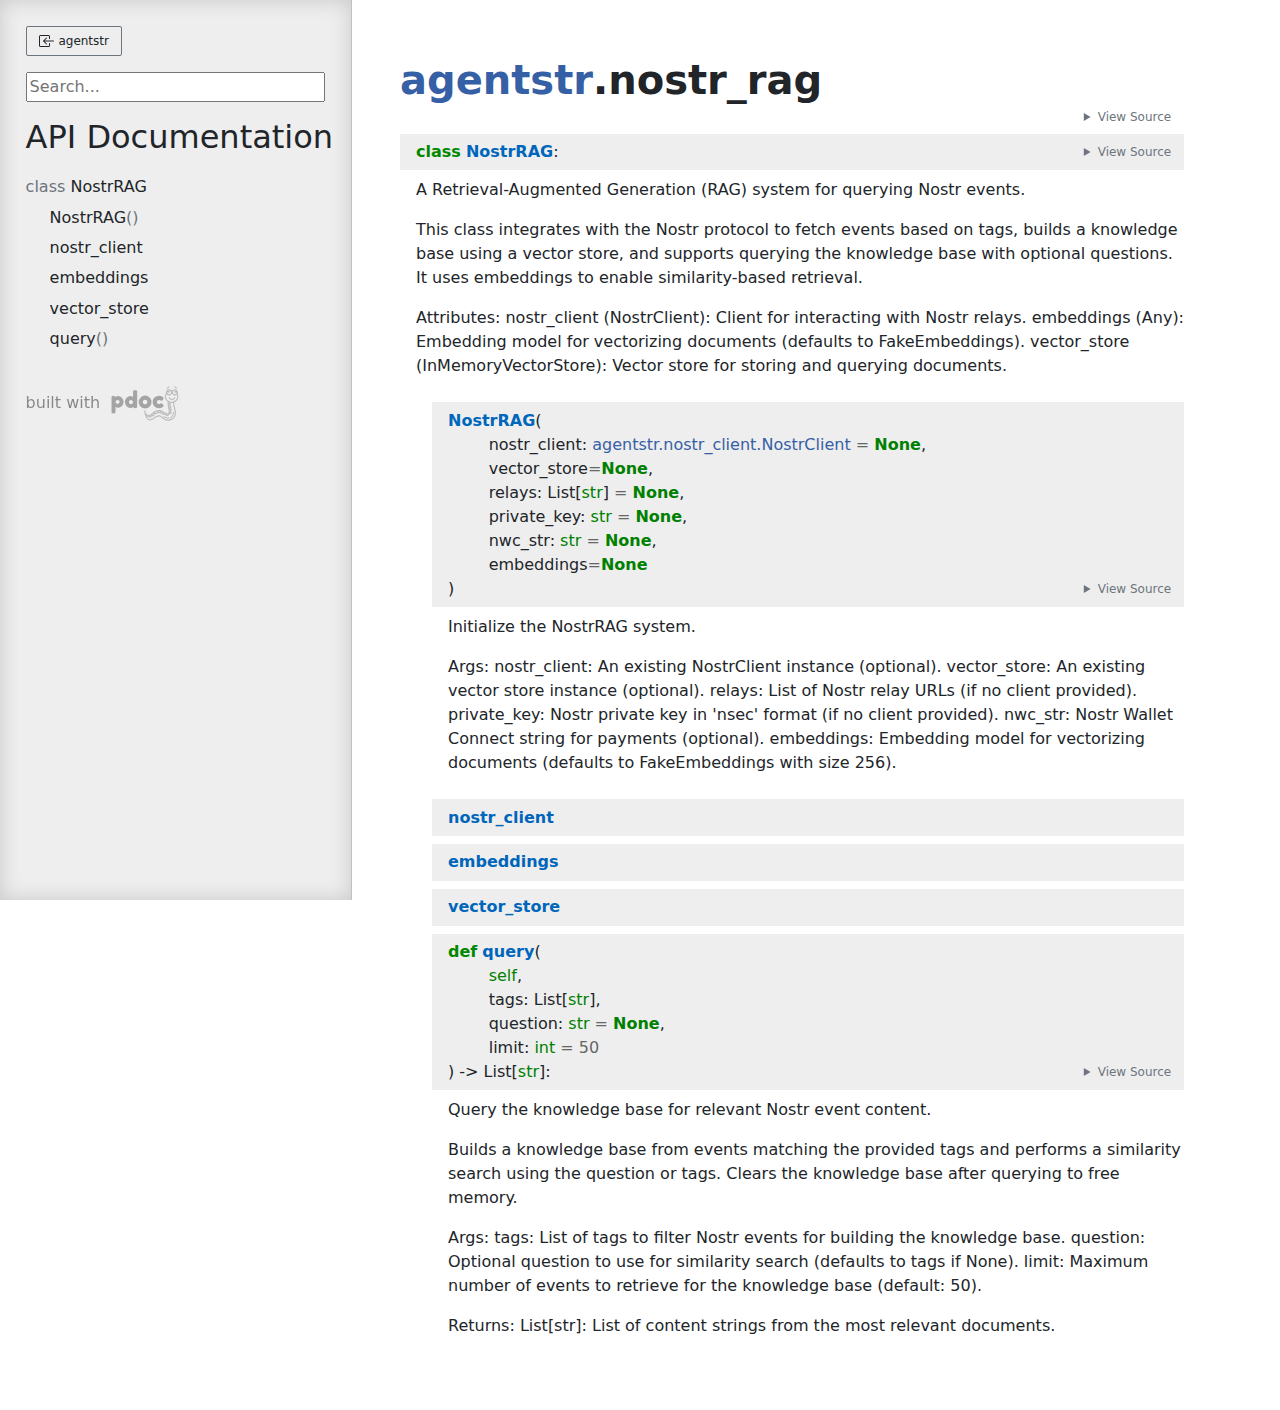
<file: docs/agentstr/nostr_rag.html>
<!doctype html>
<html lang="en">
<head>
    <meta charset="utf-8">
    <meta name="viewport" content="width=device-width, initial-scale=1">
    <meta name="generator" content="pdoc 15.0.3"/>
    <title>agentstr.nostr_rag API documentation</title>

    <style>/*! * Bootstrap Reboot v5.0.0 (https://getbootstrap.com/) * Copyright 2011-2021 The Bootstrap Authors * Copyright 2011-2021 Twitter, Inc. * Licensed under MIT (https://github.com/twbs/bootstrap/blob/main/LICENSE) * Forked from Normalize.css, licensed MIT (https://github.com/necolas/normalize.css/blob/master/LICENSE.md) */*,::after,::before{box-sizing:border-box}@media (prefers-reduced-motion:no-preference){:root{scroll-behavior:smooth}}body{margin:0;font-family:system-ui,-apple-system,"Segoe UI",Roboto,"Helvetica Neue",Arial,"Noto Sans","Liberation Sans",sans-serif,"Apple Color Emoji","Segoe UI Emoji","Segoe UI Symbol","Noto Color Emoji";font-size:1rem;font-weight:400;line-height:1.5;color:#212529;background-color:#fff;-webkit-text-size-adjust:100%;-webkit-tap-highlight-color:transparent}hr{margin:1rem 0;color:inherit;background-color:currentColor;border:0;opacity:.25}hr:not([size]){height:1px}h1,h2,h3,h4,h5,h6{margin-top:0;margin-bottom:.5rem;font-weight:500;line-height:1.2}h1{font-size:calc(1.375rem + 1.5vw)}@media (min-width:1200px){h1{font-size:2.5rem}}h2{font-size:calc(1.325rem + .9vw)}@media (min-width:1200px){h2{font-size:2rem}}h3{font-size:calc(1.3rem + .6vw)}@media (min-width:1200px){h3{font-size:1.75rem}}h4{font-size:calc(1.275rem + .3vw)}@media (min-width:1200px){h4{font-size:1.5rem}}h5{font-size:1.25rem}h6{font-size:1rem}p{margin-top:0;margin-bottom:1rem}abbr[data-bs-original-title],abbr[title]{-webkit-text-decoration:underline dotted;text-decoration:underline dotted;cursor:help;-webkit-text-decoration-skip-ink:none;text-decoration-skip-ink:none}address{margin-bottom:1rem;font-style:normal;line-height:inherit}ol,ul{padding-left:2rem}dl,ol,ul{margin-top:0;margin-bottom:1rem}ol ol,ol ul,ul ol,ul ul{margin-bottom:0}dt{font-weight:700}dd{margin-bottom:.5rem;margin-left:0}blockquote{margin:0 0 1rem}b,strong{font-weight:bolder}small{font-size:.875em}mark{padding:.2em;background-color:#fcf8e3}sub,sup{position:relative;font-size:.75em;line-height:0;vertical-align:baseline}sub{bottom:-.25em}sup{top:-.5em}a{color:#0d6efd;text-decoration:underline}a:hover{color:#0a58ca}a:not([href]):not([class]),a:not([href]):not([class]):hover{color:inherit;text-decoration:none}code,kbd,pre,samp{font-family:SFMono-Regular,Menlo,Monaco,Consolas,"Liberation Mono","Courier New",monospace;font-size:1em;direction:ltr;unicode-bidi:bidi-override}pre{display:block;margin-top:0;margin-bottom:1rem;overflow:auto;font-size:.875em}pre code{font-size:inherit;color:inherit;word-break:normal}code{font-size:.875em;color:#d63384;word-wrap:break-word}a>code{color:inherit}kbd{padding:.2rem .4rem;font-size:.875em;color:#fff;background-color:#212529;border-radius:.2rem}kbd kbd{padding:0;font-size:1em;font-weight:700}figure{margin:0 0 1rem}img,svg{vertical-align:middle}table{caption-side:bottom;border-collapse:collapse}caption{padding-top:.5rem;padding-bottom:.5rem;color:#6c757d;text-align:left}th{text-align:inherit;text-align:-webkit-match-parent}tbody,td,tfoot,th,thead,tr{border-color:inherit;border-style:solid;border-width:0}label{display:inline-block}button{border-radius:0}button:focus:not(:focus-visible){outline:0}button,input,optgroup,select,textarea{margin:0;font-family:inherit;font-size:inherit;line-height:inherit}button,select{text-transform:none}[role=button]{cursor:pointer}select{word-wrap:normal}select:disabled{opacity:1}[list]::-webkit-calendar-picker-indicator{display:none}[type=button],[type=reset],[type=submit],button{-webkit-appearance:button}[type=button]:not(:disabled),[type=reset]:not(:disabled),[type=submit]:not(:disabled),button:not(:disabled){cursor:pointer}::-moz-focus-inner{padding:0;border-style:none}textarea{resize:vertical}fieldset{min-width:0;padding:0;margin:0;border:0}legend{float:left;width:100%;padding:0;margin-bottom:.5rem;font-size:calc(1.275rem + .3vw);line-height:inherit}@media (min-width:1200px){legend{font-size:1.5rem}}legend+*{clear:left}::-webkit-datetime-edit-day-field,::-webkit-datetime-edit-fields-wrapper,::-webkit-datetime-edit-hour-field,::-webkit-datetime-edit-minute,::-webkit-datetime-edit-month-field,::-webkit-datetime-edit-text,::-webkit-datetime-edit-year-field{padding:0}::-webkit-inner-spin-button{height:auto}[type=search]{outline-offset:-2px;-webkit-appearance:textfield}::-webkit-search-decoration{-webkit-appearance:none}::-webkit-color-swatch-wrapper{padding:0}::file-selector-button{font:inherit}::-webkit-file-upload-button{font:inherit;-webkit-appearance:button}output{display:inline-block}iframe{border:0}summary{display:list-item;cursor:pointer}progress{vertical-align:baseline}[hidden]{display:none!important}</style>
    <style>/*! syntax-highlighting.css */pre{line-height:125%;}span.linenos{color:inherit; background-color:transparent; padding-left:5px; padding-right:20px;}.pdoc-code .hll{background-color:#ffffcc}.pdoc-code{background:#f8f8f8;}.pdoc-code .c{color:#3D7B7B; font-style:italic}.pdoc-code .err{border:1px solid #FF0000}.pdoc-code .k{color:#008000; font-weight:bold}.pdoc-code .o{color:#666666}.pdoc-code .ch{color:#3D7B7B; font-style:italic}.pdoc-code .cm{color:#3D7B7B; font-style:italic}.pdoc-code .cp{color:#9C6500}.pdoc-code .cpf{color:#3D7B7B; font-style:italic}.pdoc-code .c1{color:#3D7B7B; font-style:italic}.pdoc-code .cs{color:#3D7B7B; font-style:italic}.pdoc-code .gd{color:#A00000}.pdoc-code .ge{font-style:italic}.pdoc-code .gr{color:#E40000}.pdoc-code .gh{color:#000080; font-weight:bold}.pdoc-code .gi{color:#008400}.pdoc-code .go{color:#717171}.pdoc-code .gp{color:#000080; font-weight:bold}.pdoc-code .gs{font-weight:bold}.pdoc-code .gu{color:#800080; font-weight:bold}.pdoc-code .gt{color:#0044DD}.pdoc-code .kc{color:#008000; font-weight:bold}.pdoc-code .kd{color:#008000; font-weight:bold}.pdoc-code .kn{color:#008000; font-weight:bold}.pdoc-code .kp{color:#008000}.pdoc-code .kr{color:#008000; font-weight:bold}.pdoc-code .kt{color:#B00040}.pdoc-code .m{color:#666666}.pdoc-code .s{color:#BA2121}.pdoc-code .na{color:#687822}.pdoc-code .nb{color:#008000}.pdoc-code .nc{color:#0000FF; font-weight:bold}.pdoc-code .no{color:#880000}.pdoc-code .nd{color:#AA22FF}.pdoc-code .ni{color:#717171; font-weight:bold}.pdoc-code .ne{color:#CB3F38; font-weight:bold}.pdoc-code .nf{color:#0000FF}.pdoc-code .nl{color:#767600}.pdoc-code .nn{color:#0000FF; font-weight:bold}.pdoc-code .nt{color:#008000; font-weight:bold}.pdoc-code .nv{color:#19177C}.pdoc-code .ow{color:#AA22FF; font-weight:bold}.pdoc-code .w{color:#bbbbbb}.pdoc-code .mb{color:#666666}.pdoc-code .mf{color:#666666}.pdoc-code .mh{color:#666666}.pdoc-code .mi{color:#666666}.pdoc-code .mo{color:#666666}.pdoc-code .sa{color:#BA2121}.pdoc-code .sb{color:#BA2121}.pdoc-code .sc{color:#BA2121}.pdoc-code .dl{color:#BA2121}.pdoc-code .sd{color:#BA2121; font-style:italic}.pdoc-code .s2{color:#BA2121}.pdoc-code .se{color:#AA5D1F; font-weight:bold}.pdoc-code .sh{color:#BA2121}.pdoc-code .si{color:#A45A77; font-weight:bold}.pdoc-code .sx{color:#008000}.pdoc-code .sr{color:#A45A77}.pdoc-code .s1{color:#BA2121}.pdoc-code .ss{color:#19177C}.pdoc-code .bp{color:#008000}.pdoc-code .fm{color:#0000FF}.pdoc-code .vc{color:#19177C}.pdoc-code .vg{color:#19177C}.pdoc-code .vi{color:#19177C}.pdoc-code .vm{color:#19177C}.pdoc-code .il{color:#666666}</style>
    <style>/*! theme.css */:root{--pdoc-background:#fff;}.pdoc{--text:#212529;--muted:#6c757d;--link:#3660a5;--link-hover:#1659c5;--code:#f8f8f8;--active:#fff598;--accent:#eee;--accent2:#c1c1c1;--nav-hover:rgba(255, 255, 255, 0.5);--name:#0066BB;--def:#008800;--annotation:#007020;}</style>
    <style>/*! layout.css */html, body{width:100%;height:100%;}html, main{scroll-behavior:smooth;}body{background-color:var(--pdoc-background);}@media (max-width:769px){#navtoggle{cursor:pointer;position:absolute;width:50px;height:40px;top:1rem;right:1rem;border-color:var(--text);color:var(--text);display:flex;opacity:0.8;z-index:999;}#navtoggle:hover{opacity:1;}#togglestate + div{display:none;}#togglestate:checked + div{display:inherit;}main, header{padding:2rem 3vw;}header + main{margin-top:-3rem;}.git-button{display:none !important;}nav input[type="search"]{max-width:77%;}nav input[type="search"]:first-child{margin-top:-6px;}nav input[type="search"]:valid ~ *{display:none !important;}}@media (min-width:770px){:root{--sidebar-width:clamp(12.5rem, 28vw, 22rem);}nav{position:fixed;overflow:auto;height:100vh;width:var(--sidebar-width);}main, header{padding:3rem 2rem 3rem calc(var(--sidebar-width) + 3rem);width:calc(54rem + var(--sidebar-width));max-width:100%;}header + main{margin-top:-4rem;}#navtoggle{display:none;}}#togglestate{position:absolute;height:0;opacity:0;}nav.pdoc{--pad:clamp(0.5rem, 2vw, 1.75rem);--indent:1.5rem;background-color:var(--accent);border-right:1px solid var(--accent2);box-shadow:0 0 20px rgba(50, 50, 50, .2) inset;padding:0 0 0 var(--pad);overflow-wrap:anywhere;scrollbar-width:thin; scrollbar-color:var(--accent2) transparent; z-index:1}nav.pdoc::-webkit-scrollbar{width:.4rem; }nav.pdoc::-webkit-scrollbar-thumb{background-color:var(--accent2); }nav.pdoc > div{padding:var(--pad) 0;}nav.pdoc .module-list-button{display:inline-flex;align-items:center;color:var(--text);border-color:var(--muted);margin-bottom:1rem;}nav.pdoc .module-list-button:hover{border-color:var(--text);}nav.pdoc input[type=search]{display:block;outline-offset:0;width:calc(100% - var(--pad));}nav.pdoc .logo{max-width:calc(100% - var(--pad));max-height:35vh;display:block;margin:0 auto 1rem;transform:translate(calc(-.5 * var(--pad)), 0);}nav.pdoc ul{list-style:none;padding-left:0;}nav.pdoc > div > ul{margin-left:calc(0px - var(--pad));}nav.pdoc li a{padding:.2rem 0 .2rem calc(var(--pad) + var(--indent));}nav.pdoc > div > ul > li > a{padding-left:var(--pad);}nav.pdoc li{transition:all 100ms;}nav.pdoc li:hover{background-color:var(--nav-hover);}nav.pdoc a, nav.pdoc a:hover{color:var(--text);}nav.pdoc a{display:block;}nav.pdoc > h2:first-of-type{margin-top:1.5rem;}nav.pdoc .class:before{content:"class ";color:var(--muted);}nav.pdoc .function:after{content:"()";color:var(--muted);}nav.pdoc footer:before{content:"";display:block;width:calc(100% - var(--pad));border-top:solid var(--accent2) 1px;margin-top:1.5rem;padding-top:.5rem;}nav.pdoc footer{font-size:small;}</style>
    <style>/*! content.css */.pdoc{color:var(--text);box-sizing:border-box;line-height:1.5;background:none;}.pdoc .pdoc-button{cursor:pointer;display:inline-block;border:solid black 1px;border-radius:2px;font-size:.75rem;padding:calc(0.5em - 1px) 1em;transition:100ms all;}.pdoc .alert{padding:1rem 1rem 1rem calc(1.5rem + 24px);border:1px solid transparent;border-radius:.25rem;background-repeat:no-repeat;background-position:.75rem center;margin-bottom:1rem;}.pdoc .alert > em{display:none;}.pdoc .alert > *:last-child{margin-bottom:0;}.pdoc .alert.note{color:#084298;background-color:#cfe2ff;border-color:#b6d4fe;background-image:url("data:image/svg+xml,%3Csvg%20xmlns%3D%22http%3A//www.w3.org/2000/svg%22%20width%3D%2224%22%20height%3D%2224%22%20fill%3D%22%23084298%22%20viewBox%3D%220%200%2016%2016%22%3E%3Cpath%20d%3D%22M8%2016A8%208%200%201%200%208%200a8%208%200%200%200%200%2016zm.93-9.412-1%204.705c-.07.34.029.533.304.533.194%200%20.487-.07.686-.246l-.088.416c-.287.346-.92.598-1.465.598-.703%200-1.002-.422-.808-1.319l.738-3.468c.064-.293.006-.399-.287-.47l-.451-.081.082-.381%202.29-.287zM8%205.5a1%201%200%201%201%200-2%201%201%200%200%201%200%202z%22/%3E%3C/svg%3E");}.pdoc .alert.tip{color:#0a3622;background-color:#d1e7dd;border-color:#a3cfbb;background-image:url("data:image/svg+xml,%3Csvg%20xmlns%3D%22http%3A//www.w3.org/2000/svg%22%20width%3D%2224%22%20height%3D%2224%22%20fill%3D%22%230a3622%22%20viewBox%3D%220%200%2016%2016%22%3E%3Cpath%20d%3D%22M2%206a6%206%200%201%201%2010.174%204.31c-.203.196-.359.4-.453.619l-.762%201.769A.5.5%200%200%201%2010.5%2013a.5.5%200%200%201%200%201%20.5.5%200%200%201%200%201l-.224.447a1%201%200%200%201-.894.553H6.618a1%201%200%200%201-.894-.553L5.5%2015a.5.5%200%200%201%200-1%20.5.5%200%200%201%200-1%20.5.5%200%200%201-.46-.302l-.761-1.77a2%202%200%200%200-.453-.618A5.98%205.98%200%200%201%202%206m6-5a5%205%200%200%200-3.479%208.592c.263.254.514.564.676.941L5.83%2012h4.342l.632-1.467c.162-.377.413-.687.676-.941A5%205%200%200%200%208%201%22/%3E%3C/svg%3E");}.pdoc .alert.important{color:#055160;background-color:#cff4fc;border-color:#9eeaf9;background-image:url("data:image/svg+xml,%3Csvg%20xmlns%3D%22http%3A//www.w3.org/2000/svg%22%20width%3D%2224%22%20height%3D%2224%22%20fill%3D%22%23055160%22%20viewBox%3D%220%200%2016%2016%22%3E%3Cpath%20d%3D%22M2%200a2%202%200%200%200-2%202v12a2%202%200%200%200%202%202h12a2%202%200%200%200%202-2V2a2%202%200%200%200-2-2zm6%204c.535%200%20.954.462.9.995l-.35%203.507a.552.552%200%200%201-1.1%200L7.1%204.995A.905.905%200%200%201%208%204m.002%206a1%201%200%201%201%200%202%201%201%200%200%201%200-2%22/%3E%3C/svg%3E");}.pdoc .alert.warning{color:#664d03;background-color:#fff3cd;border-color:#ffecb5;background-image:url("data:image/svg+xml,%3Csvg%20xmlns%3D%22http%3A//www.w3.org/2000/svg%22%20width%3D%2224%22%20height%3D%2224%22%20fill%3D%22%23664d03%22%20viewBox%3D%220%200%2016%2016%22%3E%3Cpath%20d%3D%22M8.982%201.566a1.13%201.13%200%200%200-1.96%200L.165%2013.233c-.457.778.091%201.767.98%201.767h13.713c.889%200%201.438-.99.98-1.767L8.982%201.566zM8%205c.535%200%20.954.462.9.995l-.35%203.507a.552.552%200%200%201-1.1%200L7.1%205.995A.905.905%200%200%201%208%205zm.002%206a1%201%200%201%201%200%202%201%201%200%200%201%200-2z%22/%3E%3C/svg%3E");}.pdoc .alert.caution{color:#842029;background-color:#f8d7da;border-color:#f5c2c7;background-image:url("data:image/svg+xml,%3Csvg%20xmlns%3D%22http%3A//www.w3.org/2000/svg%22%20width%3D%2224%22%20height%3D%2224%22%20fill%3D%22%23842029%22%20viewBox%3D%220%200%2016%2016%22%3E%3Cpath%20d%3D%22M11.46.146A.5.5%200%200%200%2011.107%200H4.893a.5.5%200%200%200-.353.146L.146%204.54A.5.5%200%200%200%200%204.893v6.214a.5.5%200%200%200%20.146.353l4.394%204.394a.5.5%200%200%200%20.353.146h6.214a.5.5%200%200%200%20.353-.146l4.394-4.394a.5.5%200%200%200%20.146-.353V4.893a.5.5%200%200%200-.146-.353zM8%204c.535%200%20.954.462.9.995l-.35%203.507a.552.552%200%200%201-1.1%200L7.1%204.995A.905.905%200%200%201%208%204m.002%206a1%201%200%201%201%200%202%201%201%200%200%201%200-2%22/%3E%3C/svg%3E");}.pdoc .alert.danger{color:#842029;background-color:#f8d7da;border-color:#f5c2c7;background-image:url("data:image/svg+xml,%3Csvg%20xmlns%3D%22http%3A//www.w3.org/2000/svg%22%20width%3D%2224%22%20height%3D%2224%22%20fill%3D%22%23842029%22%20viewBox%3D%220%200%2016%2016%22%3E%3Cpath%20d%3D%22M5.52.359A.5.5%200%200%201%206%200h4a.5.5%200%200%201%20.474.658L8.694%206H12.5a.5.5%200%200%201%20.395.807l-7%209a.5.5%200%200%201-.873-.454L6.823%209.5H3.5a.5.5%200%200%201-.48-.641l2.5-8.5z%22/%3E%3C/svg%3E");}.pdoc .visually-hidden{position:absolute !important;width:1px !important;height:1px !important;padding:0 !important;margin:-1px !important;overflow:hidden !important;clip:rect(0, 0, 0, 0) !important;white-space:nowrap !important;border:0 !important;}.pdoc h1, .pdoc h2, .pdoc h3{font-weight:300;margin:.3em 0;padding:.2em 0;}.pdoc > section:not(.module-info) h1{font-size:1.5rem;font-weight:500;}.pdoc > section:not(.module-info) h2{font-size:1.4rem;font-weight:500;}.pdoc > section:not(.module-info) h3{font-size:1.3rem;font-weight:500;}.pdoc > section:not(.module-info) h4{font-size:1.2rem;}.pdoc > section:not(.module-info) h5{font-size:1.1rem;}.pdoc a{text-decoration:none;color:var(--link);}.pdoc a:hover{color:var(--link-hover);}.pdoc blockquote{margin-left:2rem;}.pdoc pre{border-top:1px solid var(--accent2);border-bottom:1px solid var(--accent2);margin-top:0;margin-bottom:1em;padding:.5rem 0 .5rem .5rem;overflow-x:auto;background-color:var(--code);}.pdoc code{color:var(--text);padding:.2em .4em;margin:0;font-size:85%;background-color:var(--accent);border-radius:6px;}.pdoc a > code{color:inherit;}.pdoc pre > code{display:inline-block;font-size:inherit;background:none;border:none;padding:0;}.pdoc > section:not(.module-info){margin-bottom:1.5rem;}.pdoc .modulename{margin-top:0;font-weight:bold;}.pdoc .modulename a{color:var(--link);transition:100ms all;}.pdoc .git-button{float:right;border:solid var(--link) 1px;}.pdoc .git-button:hover{background-color:var(--link);color:var(--pdoc-background);}.view-source-toggle-state,.view-source-toggle-state ~ .pdoc-code{display:none;}.view-source-toggle-state:checked ~ .pdoc-code{display:block;}.view-source-button{display:inline-block;float:right;font-size:.75rem;line-height:1.5rem;color:var(--muted);padding:0 .4rem 0 1.3rem;cursor:pointer;text-indent:-2px;}.view-source-button > span{visibility:hidden;}.module-info .view-source-button{float:none;display:flex;justify-content:flex-end;margin:-1.2rem .4rem -.2rem 0;}.view-source-button::before{position:absolute;content:"View Source";display:list-item;list-style-type:disclosure-closed;}.view-source-toggle-state:checked ~ .attr .view-source-button::before,.view-source-toggle-state:checked ~ .view-source-button::before{list-style-type:disclosure-open;}.pdoc .docstring{margin-bottom:1.5rem;}.pdoc section:not(.module-info) .docstring{margin-left:clamp(0rem, 5vw - 2rem, 1rem);}.pdoc .docstring .pdoc-code{margin-left:1em;margin-right:1em;}.pdoc h1:target,.pdoc h2:target,.pdoc h3:target,.pdoc h4:target,.pdoc h5:target,.pdoc h6:target,.pdoc .pdoc-code > pre > span:target{background-color:var(--active);box-shadow:-1rem 0 0 0 var(--active);}.pdoc .pdoc-code > pre > span:target{display:block;}.pdoc div:target > .attr,.pdoc section:target > .attr,.pdoc dd:target > a{background-color:var(--active);}.pdoc *{scroll-margin:2rem;}.pdoc .pdoc-code .linenos{user-select:none;}.pdoc .attr:hover{filter:contrast(0.95);}.pdoc section, .pdoc .classattr{position:relative;}.pdoc .headerlink{--width:clamp(1rem, 3vw, 2rem);position:absolute;top:0;left:calc(0rem - var(--width));transition:all 100ms ease-in-out;opacity:0;}.pdoc .headerlink::before{content:"#";display:block;text-align:center;width:var(--width);height:2.3rem;line-height:2.3rem;font-size:1.5rem;}.pdoc .attr:hover ~ .headerlink,.pdoc *:target > .headerlink,.pdoc .headerlink:hover{opacity:1;}.pdoc .attr{display:block;margin:.5rem 0 .5rem;padding:.4rem .4rem .4rem 1rem;background-color:var(--accent);overflow-x:auto;}.pdoc .classattr{margin-left:2rem;}.pdoc .decorator-deprecated{color:#842029;}.pdoc .decorator-deprecated ~ span{filter:grayscale(1) opacity(0.8);}.pdoc .name{color:var(--name);font-weight:bold;}.pdoc .def{color:var(--def);font-weight:bold;}.pdoc .signature{background-color:transparent;}.pdoc .param, .pdoc .return-annotation{white-space:pre;}.pdoc .signature.multiline .param{display:block;}.pdoc .signature.condensed .param{display:inline-block;}.pdoc .annotation{color:var(--annotation);}.pdoc .view-value-toggle-state,.pdoc .view-value-toggle-state ~ .default_value{display:none;}.pdoc .view-value-toggle-state:checked ~ .default_value{display:inherit;}.pdoc .view-value-button{font-size:.5rem;vertical-align:middle;border-style:dashed;margin-top:-0.1rem;}.pdoc .view-value-button:hover{background:white;}.pdoc .view-value-button::before{content:"show";text-align:center;width:2.2em;display:inline-block;}.pdoc .view-value-toggle-state:checked ~ .view-value-button::before{content:"hide";}.pdoc .inherited{margin-left:2rem;}.pdoc .inherited dt{font-weight:700;}.pdoc .inherited dt, .pdoc .inherited dd{display:inline;margin-left:0;margin-bottom:.5rem;}.pdoc .inherited dd:not(:last-child):after{content:", ";}.pdoc .inherited .class:before{content:"class ";}.pdoc .inherited .function a:after{content:"()";}.pdoc .search-result .docstring{overflow:auto;max-height:25vh;}.pdoc .search-result.focused > .attr{background-color:var(--active);}.pdoc .attribution{margin-top:2rem;display:block;opacity:0.5;transition:all 200ms;filter:grayscale(100%);}.pdoc .attribution:hover{opacity:1;filter:grayscale(0%);}.pdoc .attribution img{margin-left:5px;height:35px;vertical-align:middle;width:70px;transition:all 200ms;}.pdoc table{display:block;width:max-content;max-width:100%;overflow:auto;margin-bottom:1rem;}.pdoc table th{font-weight:600;}.pdoc table th, .pdoc table td{padding:6px 13px;border:1px solid var(--accent2);}</style>
    <style>/*! custom.css */</style></head>
<body>
    <nav class="pdoc">
        <label id="navtoggle" for="togglestate" class="pdoc-button"><svg xmlns='http://www.w3.org/2000/svg' viewBox='0 0 30 30'><path stroke-linecap='round' stroke="currentColor" stroke-miterlimit='10' stroke-width='2' d='M4 7h22M4 15h22M4 23h22'/></svg></label>
        <input id="togglestate" type="checkbox" aria-hidden="true" tabindex="-1">
        <div>            <a class="pdoc-button module-list-button" href="../agentstr.html">
<svg xmlns="http://www.w3.org/2000/svg" width="16" height="16" fill="currentColor" class="bi bi-box-arrow-in-left" viewBox="0 0 16 16">
  <path fill-rule="evenodd" d="M10 3.5a.5.5 0 0 0-.5-.5h-8a.5.5 0 0 0-.5.5v9a.5.5 0 0 0 .5.5h8a.5.5 0 0 0 .5-.5v-2a.5.5 0 0 1 1 0v2A1.5 1.5 0 0 1 9.5 14h-8A1.5 1.5 0 0 1 0 12.5v-9A1.5 1.5 0 0 1 1.5 2h8A1.5 1.5 0 0 1 11 3.5v2a.5.5 0 0 1-1 0v-2z"/>
  <path fill-rule="evenodd" d="M4.146 8.354a.5.5 0 0 1 0-.708l3-3a.5.5 0 1 1 .708.708L5.707 7.5H14.5a.5.5 0 0 1 0 1H5.707l2.147 2.146a.5.5 0 0 1-.708.708l-3-3z"/>
</svg>                &nbsp;agentstr</a>


            <input type="search" placeholder="Search..." role="searchbox" aria-label="search"
                   pattern=".+" required>



            <h2>API Documentation</h2>
                <ul class="memberlist">
            <li>
                    <a class="class" href="#NostrRAG">NostrRAG</a>
                            <ul class="memberlist">
                        <li>
                                <a class="function" href="#NostrRAG.__init__">NostrRAG</a>
                        </li>
                        <li>
                                <a class="variable" href="#NostrRAG.nostr_client">nostr_client</a>
                        </li>
                        <li>
                                <a class="variable" href="#NostrRAG.embeddings">embeddings</a>
                        </li>
                        <li>
                                <a class="variable" href="#NostrRAG.vector_store">vector_store</a>
                        </li>
                        <li>
                                <a class="function" href="#NostrRAG.query">query</a>
                        </li>
                </ul>

            </li>
    </ul>



        <a class="attribution" title="pdoc: Python API documentation generator" href="https://pdoc.dev" target="_blank">
            built with <span class="visually-hidden">pdoc</span><img
                alt="pdoc logo"
                src="data:image/svg+xml,%3Csvg%20xmlns%3D%22http%3A//www.w3.org/2000/svg%22%20role%3D%22img%22%20aria-label%3D%22pdoc%20logo%22%20width%3D%22300%22%20height%3D%22150%22%20viewBox%3D%22-1%200%2060%2030%22%3E%3Ctitle%3Epdoc%3C/title%3E%3Cpath%20d%3D%22M29.621%2021.293c-.011-.273-.214-.475-.511-.481a.5.5%200%200%200-.489.503l-.044%201.393c-.097.551-.695%201.215-1.566%201.704-.577.428-1.306.486-2.193.182-1.426-.617-2.467-1.654-3.304-2.487l-.173-.172a3.43%203.43%200%200%200-.365-.306.49.49%200%200%200-.286-.196c-1.718-1.06-4.931-1.47-7.353.191l-.219.15c-1.707%201.187-3.413%202.131-4.328%201.03-.02-.027-.49-.685-.141-1.763.233-.721.546-2.408.772-4.076.042-.09.067-.187.046-.288.166-1.347.277-2.625.241-3.351%201.378-1.008%202.271-2.586%202.271-4.362%200-.976-.272-1.935-.788-2.774-.057-.094-.122-.18-.184-.268.033-.167.052-.339.052-.516%200-1.477-1.202-2.679-2.679-2.679-.791%200-1.496.352-1.987.9a6.3%206.3%200%200%200-1.001.029c-.492-.564-1.207-.929-2.012-.929-1.477%200-2.679%201.202-2.679%202.679A2.65%202.65%200%200%200%20.97%206.554c-.383.747-.595%201.572-.595%202.41%200%202.311%201.507%204.29%203.635%205.107-.037.699-.147%202.27-.423%203.294l-.137.461c-.622%202.042-2.515%208.257%201.727%2010.643%201.614.908%203.06%201.248%204.317%201.248%202.665%200%204.492-1.524%205.322-2.401%201.476-1.559%202.886-1.854%206.491.82%201.877%201.393%203.514%201.753%204.861%201.068%202.223-1.713%202.811-3.867%203.399-6.374.077-.846.056-1.469.054-1.537zm-4.835%204.313c-.054.305-.156.586-.242.629-.034-.007-.131-.022-.307-.157-.145-.111-.314-.478-.456-.908.221.121.432.25.675.355.115.039.219.051.33.081zm-2.251-1.238c-.05.33-.158.648-.252.694-.022.001-.125-.018-.307-.157-.217-.166-.488-.906-.639-1.573.358.344.754.693%201.198%201.036zm-3.887-2.337c-.006-.116-.018-.231-.041-.342.635.145%201.189.368%201.599.625.097.231.166.481.174.642-.03.049-.055.101-.067.158-.046.013-.128.026-.298.004-.278-.037-.901-.57-1.367-1.087zm-1.127-.497c.116.306.176.625.12.71-.019.014-.117.045-.345.016-.206-.027-.604-.332-.986-.695.41-.051.816-.056%201.211-.031zm-4.535%201.535c.209.22.379.47.358.598-.006.041-.088.138-.351.234-.144.055-.539-.063-.979-.259a11.66%2011.66%200%200%200%20.972-.573zm.983-.664c.359-.237.738-.418%201.126-.554.25.237.479.548.457.694-.006.042-.087.138-.351.235-.174.064-.694-.105-1.232-.375zm-3.381%201.794c-.022.145-.061.29-.149.401-.133.166-.358.248-.69.251h-.002c-.133%200-.306-.26-.45-.621.417.091.854.07%201.291-.031zm-2.066-8.077a4.78%204.78%200%200%201-.775-.584c.172-.115.505-.254.88-.378l-.105.962zm-.331%202.302a10.32%2010.32%200%200%201-.828-.502c.202-.143.576-.328.984-.49l-.156.992zm-.45%202.157l-.701-.403c.214-.115.536-.249.891-.376a11.57%2011.57%200%200%201-.19.779zm-.181%201.716c.064.398.194.702.298.893-.194-.051-.435-.162-.736-.398.061-.119.224-.3.438-.495zM8.87%204.141c0%20.152-.123.276-.276.276s-.275-.124-.275-.276.123-.276.276-.276.275.124.275.276zm-.735-.389a1.15%201.15%200%200%200-.314.783%201.16%201.16%200%200%200%201.162%201.162c.457%200%20.842-.27%201.032-.653.026.117.042.238.042.362a1.68%201.68%200%200%201-1.679%201.679%201.68%201.68%200%200%201-1.679-1.679c0-.843.626-1.535%201.436-1.654zM5.059%205.406A1.68%201.68%200%200%201%203.38%207.085a1.68%201.68%200%200%201-1.679-1.679c0-.037.009-.072.011-.109.21.3.541.508.935.508a1.16%201.16%200%200%200%201.162-1.162%201.14%201.14%200%200%200-.474-.912c.015%200%20.03-.005.045-.005.926.001%201.679.754%201.679%201.68zM3.198%204.141c0%20.152-.123.276-.276.276s-.275-.124-.275-.276.123-.276.276-.276.275.124.275.276zM1.375%208.964c0-.52.103-1.035.288-1.52.466.394%201.06.64%201.717.64%201.144%200%202.116-.725%202.499-1.738.383%201.012%201.355%201.738%202.499%201.738.867%200%201.631-.421%202.121-1.062.307.605.478%201.267.478%201.942%200%202.486-2.153%204.51-4.801%204.51s-4.801-2.023-4.801-4.51zm24.342%2019.349c-.985.498-2.267.168-3.813-.979-3.073-2.281-5.453-3.199-7.813-.705-1.315%201.391-4.163%203.365-8.423.97-3.174-1.786-2.239-6.266-1.261-9.479l.146-.492c.276-1.02.395-2.457.444-3.268a6.11%206.11%200%200%200%201.18.115%206.01%206.01%200%200%200%202.536-.562l-.006.175c-.802.215-1.848.612-2.021%201.25-.079.295.021.601.274.837.219.203.415.364.598.501-.667.304-1.243.698-1.311%201.179-.02.144-.022.507.393.787.213.144.395.26.564.365-1.285.521-1.361.96-1.381%201.126-.018.142-.011.496.427.746l.854.489c-.473.389-.971.914-.999%201.429-.018.278.095.532.316.713.675.556%201.231.721%201.653.721.059%200%20.104-.014.158-.02.207.707.641%201.64%201.513%201.64h.013c.8-.008%201.236-.345%201.462-.626.173-.216.268-.457.325-.692.424.195.93.374%201.372.374.151%200%20.294-.021.423-.068.732-.27.944-.704.993-1.021.009-.061.003-.119.002-.179.266.086.538.147.789.147.15%200%20.294-.021.423-.069.542-.2.797-.489.914-.754.237.147.478.258.704.288.106.014.205.021.296.021.356%200%20.595-.101.767-.229.438.435%201.094.992%201.656%201.067.106.014.205.021.296.021a1.56%201.56%200%200%200%20.323-.035c.17.575.453%201.289.866%201.605.358.273.665.362.914.362a.99.99%200%200%200%20.421-.093%201.03%201.03%200%200%200%20.245-.164c.168.428.39.846.68%201.068.358.273.665.362.913.362a.99.99%200%200%200%20.421-.093c.317-.148.512-.448.639-.762.251.157.495.257.726.257.127%200%20.25-.024.37-.071.427-.17.706-.617.841-1.314.022-.015.047-.022.068-.038.067-.051.133-.104.196-.159-.443%201.486-1.107%202.761-2.086%203.257zM8.66%209.925a.5.5%200%201%200-1%200c0%20.653-.818%201.205-1.787%201.205s-1.787-.552-1.787-1.205a.5.5%200%201%200-1%200c0%201.216%201.25%202.205%202.787%202.205s2.787-.989%202.787-2.205zm4.4%2015.965l-.208.097c-2.661%201.258-4.708%201.436-6.086.527-1.542-1.017-1.88-3.19-1.844-4.198a.4.4%200%200%200-.385-.414c-.242-.029-.406.164-.414.385-.046%201.249.367%203.686%202.202%204.896.708.467%201.547.7%202.51.7%201.248%200%202.706-.392%204.362-1.174l.185-.086a.4.4%200%200%200%20.205-.527c-.089-.204-.326-.291-.527-.206zM9.547%202.292c.093.077.205.114.317.114a.5.5%200%200%200%20.318-.886L8.817.397a.5.5%200%200%200-.703.068.5.5%200%200%200%20.069.703l1.364%201.124zm-7.661-.065c.086%200%20.173-.022.253-.068l1.523-.893a.5.5%200%200%200-.506-.863l-1.523.892a.5.5%200%200%200-.179.685c.094.158.261.247.432.247z%22%20transform%3D%22matrix%28-1%200%200%201%2058%200%29%22%20fill%3D%22%233bb300%22/%3E%3Cpath%20d%3D%22M.3%2021.86V10.18q0-.46.02-.68.04-.22.18-.5.28-.54%201.34-.54%201.06%200%201.42.28.38.26.44.78.76-1.04%202.38-1.04%201.64%200%203.1%201.54%201.46%201.54%201.46%203.58%200%202.04-1.46%203.58-1.44%201.54-3.08%201.54-1.64%200-2.38-.92v4.04q0%20.46-.04.68-.02.22-.18.5-.14.3-.5.42-.36.12-.98.12-.62%200-1-.12-.36-.12-.52-.4-.14-.28-.18-.5-.02-.22-.02-.68zm3.96-9.42q-.46.54-.46%201.18%200%20.64.46%201.18.48.52%201.2.52.74%200%201.24-.52.52-.52.52-1.18%200-.66-.48-1.18-.48-.54-1.26-.54-.76%200-1.22.54zm14.741-8.36q.16-.3.54-.42.38-.12%201-.12.64%200%201.02.12.38.12.52.42.16.3.18.54.04.22.04.68v11.94q0%20.46-.04.7-.02.22-.18.5-.3.54-1.7.54-1.38%200-1.54-.98-.84.96-2.34.96-1.8%200-3.28-1.56-1.48-1.58-1.48-3.66%200-2.1%201.48-3.68%201.5-1.58%203.28-1.58%201.48%200%202.3%201v-4.2q0-.46.02-.68.04-.24.18-.52zm-3.24%2010.86q.52.54%201.26.54.74%200%201.22-.54.5-.54.5-1.18%200-.66-.48-1.22-.46-.56-1.26-.56-.8%200-1.28.56-.48.54-.48%201.2%200%20.66.52%201.2zm7.833-1.2q0-2.4%201.68-3.96%201.68-1.56%203.84-1.56%202.16%200%203.82%201.56%201.66%201.54%201.66%203.94%200%201.66-.86%202.96-.86%201.28-2.1%201.9-1.22.6-2.54.6-1.32%200-2.56-.64-1.24-.66-2.1-1.92-.84-1.28-.84-2.88zm4.18%201.44q.64.48%201.3.48.66%200%201.32-.5.66-.5.66-1.48%200-.98-.62-1.46-.62-.48-1.34-.48-.72%200-1.34.5-.62.5-.62%201.48%200%20.96.64%201.46zm11.412-1.44q0%20.84.56%201.32.56.46%201.18.46.64%200%201.18-.36.56-.38.9-.38.6%200%201.46%201.06.46.58.46%201.04%200%20.76-1.1%201.42-1.14.8-2.8.8-1.86%200-3.58-1.34-.82-.64-1.34-1.7-.52-1.08-.52-2.36%200-1.3.52-2.34.52-1.06%201.34-1.7%201.66-1.32%203.54-1.32.76%200%201.48.22.72.2%201.06.4l.32.2q.36.24.56.38.52.4.52.92%200%20.5-.42%201.14-.72%201.1-1.38%201.1-.38%200-1.08-.44-.36-.34-1.04-.34-.66%200-1.24.48-.58.48-.58%201.34z%22%20fill%3D%22green%22/%3E%3C/svg%3E"/>
        </a>
</div>
    </nav>
    <main class="pdoc">
            <section class="module-info">
                    <h1 class="modulename">
<a href="./../agentstr.html">agentstr</a><wbr>.nostr_rag    </h1>

                
                        <input id="mod-nostr_rag-view-source" class="view-source-toggle-state" type="checkbox" aria-hidden="true" tabindex="-1">

                        <label class="view-source-button" for="mod-nostr_rag-view-source"><span>View Source</span></label>

                        <div class="pdoc-code codehilite"><pre><span></span><span id="L-1"><a href="#L-1"><span class="linenos">  1</span></a><span class="kn">from</span><span class="w"> </span><span class="nn">typing</span><span class="w"> </span><span class="kn">import</span> <span class="n">List</span><span class="p">,</span> <span class="n">Dict</span><span class="p">,</span> <span class="n">Any</span>
</span><span id="L-2"><a href="#L-2"><span class="linenos">  2</span></a><span class="kn">from</span><span class="w"> </span><span class="nn">agentstr.nostr_client</span><span class="w"> </span><span class="kn">import</span> <span class="n">NostrClient</span>
</span><span id="L-3"><a href="#L-3"><span class="linenos">  3</span></a><span class="kn">from</span><span class="w"> </span><span class="nn">langchain_community.embeddings</span><span class="w"> </span><span class="kn">import</span> <span class="n">FakeEmbeddings</span>
</span><span id="L-4"><a href="#L-4"><span class="linenos">  4</span></a><span class="kn">from</span><span class="w"> </span><span class="nn">langchain_core.vectorstores</span><span class="w"> </span><span class="kn">import</span> <span class="n">InMemoryVectorStore</span>
</span><span id="L-5"><a href="#L-5"><span class="linenos">  5</span></a><span class="kn">from</span><span class="w"> </span><span class="nn">langchain_core.documents</span><span class="w"> </span><span class="kn">import</span> <span class="n">Document</span>
</span><span id="L-6"><a href="#L-6"><span class="linenos">  6</span></a>
</span><span id="L-7"><a href="#L-7"><span class="linenos">  7</span></a><span class="k">class</span><span class="w"> </span><span class="nc">NostrRAG</span><span class="p">:</span>
</span><span id="L-8"><a href="#L-8"><span class="linenos">  8</span></a><span class="w">    </span><span class="sd">&quot;&quot;&quot;A Retrieval-Augmented Generation (RAG) system for querying Nostr events.</span>
</span><span id="L-9"><a href="#L-9"><span class="linenos">  9</span></a>
</span><span id="L-10"><a href="#L-10"><span class="linenos"> 10</span></a><span class="sd">    This class integrates with the Nostr protocol to fetch events based on tags,</span>
</span><span id="L-11"><a href="#L-11"><span class="linenos"> 11</span></a><span class="sd">    builds a knowledge base using a vector store, and supports querying the knowledge</span>
</span><span id="L-12"><a href="#L-12"><span class="linenos"> 12</span></a><span class="sd">    base with optional questions. It uses embeddings to enable similarity-based retrieval.</span>
</span><span id="L-13"><a href="#L-13"><span class="linenos"> 13</span></a>
</span><span id="L-14"><a href="#L-14"><span class="linenos"> 14</span></a><span class="sd">    Attributes:</span>
</span><span id="L-15"><a href="#L-15"><span class="linenos"> 15</span></a><span class="sd">        nostr_client (NostrClient): Client for interacting with Nostr relays.</span>
</span><span id="L-16"><a href="#L-16"><span class="linenos"> 16</span></a><span class="sd">        embeddings (Any): Embedding model for vectorizing documents (defaults to FakeEmbeddings).</span>
</span><span id="L-17"><a href="#L-17"><span class="linenos"> 17</span></a><span class="sd">        vector_store (InMemoryVectorStore): Vector store for storing and querying documents.</span>
</span><span id="L-18"><a href="#L-18"><span class="linenos"> 18</span></a><span class="sd">    &quot;&quot;&quot;</span>
</span><span id="L-19"><a href="#L-19"><span class="linenos"> 19</span></a>    <span class="k">def</span><span class="w"> </span><span class="fm">__init__</span><span class="p">(</span><span class="bp">self</span><span class="p">,</span> <span class="n">nostr_client</span><span class="p">:</span> <span class="n">NostrClient</span> <span class="o">=</span> <span class="kc">None</span><span class="p">,</span> <span class="n">vector_store</span><span class="o">=</span><span class="kc">None</span><span class="p">,</span> <span class="n">relays</span><span class="p">:</span> <span class="n">List</span><span class="p">[</span><span class="nb">str</span><span class="p">]</span> <span class="o">=</span> <span class="kc">None</span><span class="p">,</span>
</span><span id="L-20"><a href="#L-20"><span class="linenos"> 20</span></a>                 <span class="n">private_key</span><span class="p">:</span> <span class="nb">str</span> <span class="o">=</span> <span class="kc">None</span><span class="p">,</span> <span class="n">nwc_str</span><span class="p">:</span> <span class="nb">str</span> <span class="o">=</span> <span class="kc">None</span><span class="p">,</span> <span class="n">embeddings</span><span class="o">=</span><span class="kc">None</span><span class="p">):</span>
</span><span id="L-21"><a href="#L-21"><span class="linenos"> 21</span></a><span class="w">        </span><span class="sd">&quot;&quot;&quot;Initialize the NostrRAG system.</span>
</span><span id="L-22"><a href="#L-22"><span class="linenos"> 22</span></a>
</span><span id="L-23"><a href="#L-23"><span class="linenos"> 23</span></a><span class="sd">        Args:</span>
</span><span id="L-24"><a href="#L-24"><span class="linenos"> 24</span></a><span class="sd">            nostr_client: An existing NostrClient instance (optional).</span>
</span><span id="L-25"><a href="#L-25"><span class="linenos"> 25</span></a><span class="sd">            vector_store: An existing vector store instance (optional).</span>
</span><span id="L-26"><a href="#L-26"><span class="linenos"> 26</span></a><span class="sd">            relays: List of Nostr relay URLs (if no client provided).</span>
</span><span id="L-27"><a href="#L-27"><span class="linenos"> 27</span></a><span class="sd">            private_key: Nostr private key in &#39;nsec&#39; format (if no client provided).</span>
</span><span id="L-28"><a href="#L-28"><span class="linenos"> 28</span></a><span class="sd">            nwc_str: Nostr Wallet Connect string for payments (optional).</span>
</span><span id="L-29"><a href="#L-29"><span class="linenos"> 29</span></a><span class="sd">            embeddings: Embedding model for vectorizing documents (defaults to FakeEmbeddings with size 256).</span>
</span><span id="L-30"><a href="#L-30"><span class="linenos"> 30</span></a><span class="sd">        &quot;&quot;&quot;</span>
</span><span id="L-31"><a href="#L-31"><span class="linenos"> 31</span></a>        <span class="bp">self</span><span class="o">.</span><span class="n">nostr_client</span> <span class="o">=</span> <span class="n">nostr_client</span> <span class="ow">or</span> <span class="n">NostrClient</span><span class="p">(</span><span class="n">relays</span><span class="o">=</span><span class="n">relays</span><span class="p">,</span> <span class="n">private_key</span><span class="o">=</span><span class="n">private_key</span><span class="p">,</span> <span class="n">nwc_str</span><span class="o">=</span><span class="n">nwc_str</span><span class="p">)</span>
</span><span id="L-32"><a href="#L-32"><span class="linenos"> 32</span></a>        <span class="bp">self</span><span class="o">.</span><span class="n">embeddings</span> <span class="o">=</span> <span class="n">embeddings</span> <span class="ow">or</span> <span class="n">FakeEmbeddings</span><span class="p">(</span><span class="n">size</span><span class="o">=</span><span class="mi">256</span><span class="p">)</span>
</span><span id="L-33"><a href="#L-33"><span class="linenos"> 33</span></a>        <span class="bp">self</span><span class="o">.</span><span class="n">vector_store</span> <span class="o">=</span> <span class="n">vector_store</span> <span class="ow">or</span> <span class="n">InMemoryVectorStore</span><span class="p">(</span><span class="bp">self</span><span class="o">.</span><span class="n">embeddings</span><span class="p">)</span>
</span><span id="L-34"><a href="#L-34"><span class="linenos"> 34</span></a>
</span><span id="L-35"><a href="#L-35"><span class="linenos"> 35</span></a>    <span class="k">def</span><span class="w"> </span><span class="nf">_process_event</span><span class="p">(</span><span class="bp">self</span><span class="p">,</span> <span class="n">event</span><span class="p">:</span> <span class="n">Dict</span><span class="p">[</span><span class="nb">str</span><span class="p">,</span> <span class="n">Any</span><span class="p">])</span> <span class="o">-&gt;</span> <span class="n">Document</span><span class="p">:</span>
</span><span id="L-36"><a href="#L-36"><span class="linenos"> 36</span></a><span class="w">        </span><span class="sd">&quot;&quot;&quot;Process a Nostr event into a LangChain Document.</span>
</span><span id="L-37"><a href="#L-37"><span class="linenos"> 37</span></a>
</span><span id="L-38"><a href="#L-38"><span class="linenos"> 38</span></a><span class="sd">        Args:</span>
</span><span id="L-39"><a href="#L-39"><span class="linenos"> 39</span></a><span class="sd">            event: A dictionary containing the Nostr event data.</span>
</span><span id="L-40"><a href="#L-40"><span class="linenos"> 40</span></a>
</span><span id="L-41"><a href="#L-41"><span class="linenos"> 41</span></a><span class="sd">        Returns:</span>
</span><span id="L-42"><a href="#L-42"><span class="linenos"> 42</span></a><span class="sd">            Document: A LangChain Document with the event&#39;s content and ID.</span>
</span><span id="L-43"><a href="#L-43"><span class="linenos"> 43</span></a><span class="sd">        &quot;&quot;&quot;</span>
</span><span id="L-44"><a href="#L-44"><span class="linenos"> 44</span></a>        <span class="n">content</span> <span class="o">=</span> <span class="n">event</span><span class="o">.</span><span class="n">get</span><span class="p">(</span><span class="s1">&#39;content&#39;</span><span class="p">,</span> <span class="s1">&#39;&#39;</span><span class="p">)</span>
</span><span id="L-45"><a href="#L-45"><span class="linenos"> 45</span></a>        <span class="k">return</span> <span class="n">Document</span><span class="p">(</span><span class="n">page_content</span><span class="o">=</span><span class="n">content</span><span class="p">,</span> <span class="nb">id</span><span class="o">=</span><span class="n">event</span><span class="o">.</span><span class="n">get</span><span class="p">(</span><span class="s1">&#39;id&#39;</span><span class="p">))</span>
</span><span id="L-46"><a href="#L-46"><span class="linenos"> 46</span></a>
</span><span id="L-47"><a href="#L-47"><span class="linenos"> 47</span></a>    <span class="k">def</span><span class="w"> </span><span class="nf">_build_knowledge_base</span><span class="p">(</span><span class="bp">self</span><span class="p">,</span> <span class="n">tags</span><span class="p">:</span> <span class="n">List</span><span class="p">[</span><span class="nb">str</span><span class="p">],</span> <span class="n">limit</span><span class="p">:</span> <span class="nb">int</span> <span class="o">=</span> <span class="mi">50</span><span class="p">)</span> <span class="o">-&gt;</span> <span class="kc">None</span><span class="p">:</span>
</span><span id="L-48"><a href="#L-48"><span class="linenos"> 48</span></a><span class="w">        </span><span class="sd">&quot;&quot;&quot;Build a knowledge base from Nostr events matching the specified tags.</span>
</span><span id="L-49"><a href="#L-49"><span class="linenos"> 49</span></a>
</span><span id="L-50"><a href="#L-50"><span class="linenos"> 50</span></a><span class="sd">        Fetches events from Nostr relays, converts them to documents, and stores them</span>
</span><span id="L-51"><a href="#L-51"><span class="linenos"> 51</span></a><span class="sd">        in the vector store for similarity-based querying.</span>
</span><span id="L-52"><a href="#L-52"><span class="linenos"> 52</span></a>
</span><span id="L-53"><a href="#L-53"><span class="linenos"> 53</span></a><span class="sd">        Args:</span>
</span><span id="L-54"><a href="#L-54"><span class="linenos"> 54</span></a><span class="sd">            tags: List of tags to filter Nostr events.</span>
</span><span id="L-55"><a href="#L-55"><span class="linenos"> 55</span></a><span class="sd">            limit: Maximum number of events to retrieve (default: 50).</span>
</span><span id="L-56"><a href="#L-56"><span class="linenos"> 56</span></a><span class="sd">        &quot;&quot;&quot;</span>
</span><span id="L-57"><a href="#L-57"><span class="linenos"> 57</span></a>        <span class="n">events</span> <span class="o">=</span> <span class="bp">self</span><span class="o">.</span><span class="n">nostr_client</span><span class="o">.</span><span class="n">read_posts_by_tag</span><span class="p">(</span><span class="n">tags</span><span class="o">=</span><span class="n">tags</span><span class="p">,</span> <span class="n">limit</span><span class="o">=</span><span class="n">limit</span><span class="p">)</span>
</span><span id="L-58"><a href="#L-58"><span class="linenos"> 58</span></a>        <span class="n">documents</span> <span class="o">=</span> <span class="p">[</span><span class="bp">self</span><span class="o">.</span><span class="n">_process_event</span><span class="p">(</span><span class="n">event</span><span class="p">)</span> <span class="k">for</span> <span class="n">event</span> <span class="ow">in</span> <span class="n">events</span><span class="p">]</span>
</span><span id="L-59"><a href="#L-59"><span class="linenos"> 59</span></a>        <span class="bp">self</span><span class="o">.</span><span class="n">vector_store</span><span class="o">.</span><span class="n">add_documents</span><span class="p">(</span><span class="n">documents</span><span class="o">=</span><span class="n">documents</span><span class="p">)</span>
</span><span id="L-60"><a href="#L-60"><span class="linenos"> 60</span></a>
</span><span id="L-61"><a href="#L-61"><span class="linenos"> 61</span></a>    <span class="k">def</span><span class="w"> </span><span class="nf">query</span><span class="p">(</span><span class="bp">self</span><span class="p">,</span> <span class="n">tags</span><span class="p">:</span> <span class="n">List</span><span class="p">[</span><span class="nb">str</span><span class="p">],</span> <span class="n">question</span><span class="p">:</span> <span class="nb">str</span> <span class="o">=</span> <span class="kc">None</span><span class="p">,</span> <span class="n">limit</span><span class="p">:</span> <span class="nb">int</span> <span class="o">=</span> <span class="mi">50</span><span class="p">)</span> <span class="o">-&gt;</span> <span class="n">List</span><span class="p">[</span><span class="nb">str</span><span class="p">]:</span>
</span><span id="L-62"><a href="#L-62"><span class="linenos"> 62</span></a><span class="w">        </span><span class="sd">&quot;&quot;&quot;Query the knowledge base for relevant Nostr event content.</span>
</span><span id="L-63"><a href="#L-63"><span class="linenos"> 63</span></a>
</span><span id="L-64"><a href="#L-64"><span class="linenos"> 64</span></a><span class="sd">        Builds a knowledge base from events matching the provided tags and performs</span>
</span><span id="L-65"><a href="#L-65"><span class="linenos"> 65</span></a><span class="sd">        a similarity search using the question or tags. Clears the knowledge base after</span>
</span><span id="L-66"><a href="#L-66"><span class="linenos"> 66</span></a><span class="sd">        querying to free memory.</span>
</span><span id="L-67"><a href="#L-67"><span class="linenos"> 67</span></a>
</span><span id="L-68"><a href="#L-68"><span class="linenos"> 68</span></a><span class="sd">        Args:</span>
</span><span id="L-69"><a href="#L-69"><span class="linenos"> 69</span></a><span class="sd">            tags: List of tags to filter Nostr events for building the knowledge base.</span>
</span><span id="L-70"><a href="#L-70"><span class="linenos"> 70</span></a><span class="sd">            question: Optional question to use for similarity search (defaults to tags if None).</span>
</span><span id="L-71"><a href="#L-71"><span class="linenos"> 71</span></a><span class="sd">            limit: Maximum number of events to retrieve for the knowledge base (default: 50).</span>
</span><span id="L-72"><a href="#L-72"><span class="linenos"> 72</span></a>
</span><span id="L-73"><a href="#L-73"><span class="linenos"> 73</span></a><span class="sd">        Returns:</span>
</span><span id="L-74"><a href="#L-74"><span class="linenos"> 74</span></a><span class="sd">            List[str]: List of content strings from the most relevant documents.</span>
</span><span id="L-75"><a href="#L-75"><span class="linenos"> 75</span></a><span class="sd">        &quot;&quot;&quot;</span>
</span><span id="L-76"><a href="#L-76"><span class="linenos"> 76</span></a>        <span class="bp">self</span><span class="o">.</span><span class="n">_build_knowledge_base</span><span class="p">(</span><span class="n">tags</span><span class="p">,</span> <span class="n">limit</span><span class="o">=</span><span class="n">limit</span><span class="p">)</span>
</span><span id="L-77"><a href="#L-77"><span class="linenos"> 77</span></a>        <span class="n">result</span> <span class="o">=</span> <span class="p">[</span><span class="n">doc</span><span class="o">.</span><span class="n">page_content</span> <span class="k">for</span> <span class="n">doc</span> <span class="ow">in</span> <span class="bp">self</span><span class="o">.</span><span class="n">vector_store</span><span class="o">.</span><span class="n">similarity_search</span><span class="p">(</span><span class="n">question</span> <span class="ow">or</span> <span class="n">tags</span><span class="p">)]</span>
</span><span id="L-78"><a href="#L-78"><span class="linenos"> 78</span></a>        <span class="bp">self</span><span class="o">.</span><span class="n">_clear_knowledge_base</span><span class="p">()</span>
</span><span id="L-79"><a href="#L-79"><span class="linenos"> 79</span></a>        <span class="k">return</span> <span class="n">result</span>
</span><span id="L-80"><a href="#L-80"><span class="linenos"> 80</span></a>
</span><span id="L-81"><a href="#L-81"><span class="linenos"> 81</span></a>    <span class="k">def</span><span class="w"> </span><span class="nf">_add_to_knowledge_base</span><span class="p">(</span><span class="bp">self</span><span class="p">,</span> <span class="n">event</span><span class="p">:</span> <span class="n">Dict</span><span class="p">[</span><span class="nb">str</span><span class="p">,</span> <span class="n">Any</span><span class="p">])</span> <span class="o">-&gt;</span> <span class="kc">None</span><span class="p">:</span>
</span><span id="L-82"><a href="#L-82"><span class="linenos"> 82</span></a><span class="w">        </span><span class="sd">&quot;&quot;&quot;Add a single Nostr event to the existing knowledge base.</span>
</span><span id="L-83"><a href="#L-83"><span class="linenos"> 83</span></a>
</span><span id="L-84"><a href="#L-84"><span class="linenos"> 84</span></a><span class="sd">        Args:</span>
</span><span id="L-85"><a href="#L-85"><span class="linenos"> 85</span></a><span class="sd">            event: A dictionary containing the Nostr event data to add.</span>
</span><span id="L-86"><a href="#L-86"><span class="linenos"> 86</span></a>
</span><span id="L-87"><a href="#L-87"><span class="linenos"> 87</span></a><span class="sd">        Raises:</span>
</span><span id="L-88"><a href="#L-88"><span class="linenos"> 88</span></a><span class="sd">            ValueError: If the vector store is not initialized.</span>
</span><span id="L-89"><a href="#L-89"><span class="linenos"> 89</span></a><span class="sd">        &quot;&quot;&quot;</span>
</span><span id="L-90"><a href="#L-90"><span class="linenos"> 90</span></a>        <span class="k">if</span> <span class="ow">not</span> <span class="bp">self</span><span class="o">.</span><span class="n">vector_store</span><span class="p">:</span>
</span><span id="L-91"><a href="#L-91"><span class="linenos"> 91</span></a>            <span class="k">raise</span> <span class="ne">ValueError</span><span class="p">(</span><span class="s2">&quot;Knowledge base not initialized. Call build_knowledge_base() first.&quot;</span><span class="p">)</span>
</span><span id="L-92"><a href="#L-92"><span class="linenos"> 92</span></a>        <span class="n">document</span> <span class="o">=</span> <span class="bp">self</span><span class="o">.</span><span class="n">_process_event</span><span class="p">(</span><span class="n">event</span><span class="p">)</span>
</span><span id="L-93"><a href="#L-93"><span class="linenos"> 93</span></a>        <span class="bp">self</span><span class="o">.</span><span class="n">vector_store</span><span class="o">.</span><span class="n">add_documents</span><span class="p">([</span><span class="n">document</span><span class="p">])</span>
</span><span id="L-94"><a href="#L-94"><span class="linenos"> 94</span></a>
</span><span id="L-95"><a href="#L-95"><span class="linenos"> 95</span></a>    <span class="k">def</span><span class="w"> </span><span class="nf">_clear_knowledge_base</span><span class="p">(</span><span class="bp">self</span><span class="p">)</span> <span class="o">-&gt;</span> <span class="kc">None</span><span class="p">:</span>
</span><span id="L-96"><a href="#L-96"><span class="linenos"> 96</span></a><span class="w">        </span><span class="sd">&quot;&quot;&quot;Clear the current knowledge base by resetting the vector store.</span>
</span><span id="L-97"><a href="#L-97"><span class="linenos"> 97</span></a>
</span><span id="L-98"><a href="#L-98"><span class="linenos"> 98</span></a><span class="sd">        This method resets the vector store to None, freeing memory used by the</span>
</span><span id="L-99"><a href="#L-99"><span class="linenos"> 99</span></a><span class="sd">        knowledge base. A new vector store must be initialized before further use.</span>
</span><span id="L-100"><a href="#L-100"><span class="linenos">100</span></a><span class="sd">        &quot;&quot;&quot;</span>
</span><span id="L-101"><a href="#L-101"><span class="linenos">101</span></a>        <span class="bp">self</span><span class="o">.</span><span class="n">vector_store</span> <span class="o">=</span> <span class="kc">None</span>
</span><span id="L-102"><a href="#L-102"><span class="linenos">102</span></a>
</span><span id="L-103"><a href="#L-103"><span class="linenos">103</span></a><span class="c1"># Example usage:</span>
</span><span id="L-104"><a href="#L-104"><span class="linenos">104</span></a><span class="k">if</span> <span class="vm">__name__</span> <span class="o">==</span> <span class="s2">&quot;__main__&quot;</span><span class="p">:</span>
</span><span id="L-105"><a href="#L-105"><span class="linenos">105</span></a>    <span class="kn">import</span><span class="w"> </span><span class="nn">os</span>
</span><span id="L-106"><a href="#L-106"><span class="linenos">106</span></a>    <span class="kn">from</span><span class="w"> </span><span class="nn">dotenv</span><span class="w"> </span><span class="kn">import</span> <span class="n">load_dotenv</span>
</span><span id="L-107"><a href="#L-107"><span class="linenos">107</span></a>    <span class="n">load_dotenv</span><span class="p">()</span>
</span><span id="L-108"><a href="#L-108"><span class="linenos">108</span></a>    <span class="n">relays</span> <span class="o">=</span> <span class="n">os</span><span class="o">.</span><span class="n">getenv</span><span class="p">(</span><span class="s1">&#39;NOSTR_RELAYS&#39;</span><span class="p">)</span><span class="o">.</span><span class="n">split</span><span class="p">(</span><span class="s1">&#39;,&#39;</span><span class="p">)</span>
</span><span id="L-109"><a href="#L-109"><span class="linenos">109</span></a>    <span class="n">private_key</span> <span class="o">=</span> <span class="n">os</span><span class="o">.</span><span class="n">getenv</span><span class="p">(</span><span class="s1">&#39;AGENT_PRIVATE_KEY&#39;</span><span class="p">)</span>
</span><span id="L-110"><a href="#L-110"><span class="linenos">110</span></a>    <span class="n">rag</span> <span class="o">=</span> <span class="n">NostrRAG</span><span class="p">(</span><span class="n">relays</span><span class="o">=</span><span class="n">relays</span><span class="p">,</span> <span class="n">private_key</span><span class="o">=</span><span class="n">private_key</span><span class="p">)</span>
</span><span id="L-111"><a href="#L-111"><span class="linenos">111</span></a>    <span class="nb">print</span><span class="p">(</span><span class="n">rag</span><span class="o">.</span><span class="n">query</span><span class="p">(</span><span class="n">tags</span><span class="o">=</span><span class="p">[</span><span class="s1">&#39;bitcoin&#39;</span><span class="p">,</span> <span class="s1">&#39;btc&#39;</span><span class="p">],</span> <span class="n">question</span><span class="o">=</span><span class="s2">&quot;What&#39;s new with Bitcoin?&quot;</span><span class="p">))</span>
</span></pre></div>


            </section>
                <section id="NostrRAG">
                            <input id="NostrRAG-view-source" class="view-source-toggle-state" type="checkbox" aria-hidden="true" tabindex="-1">
<div class="attr class">
            
    <span class="def">class</span>
    <span class="name">NostrRAG</span>:

                <label class="view-source-button" for="NostrRAG-view-source"><span>View Source</span></label>

    </div>
    <a class="headerlink" href="#NostrRAG"></a>
            <div class="pdoc-code codehilite"><pre><span></span><span id="NostrRAG-8"><a href="#NostrRAG-8"><span class="linenos">  8</span></a><span class="k">class</span><span class="w"> </span><span class="nc">NostrRAG</span><span class="p">:</span>
</span><span id="NostrRAG-9"><a href="#NostrRAG-9"><span class="linenos">  9</span></a><span class="w">    </span><span class="sd">&quot;&quot;&quot;A Retrieval-Augmented Generation (RAG) system for querying Nostr events.</span>
</span><span id="NostrRAG-10"><a href="#NostrRAG-10"><span class="linenos"> 10</span></a>
</span><span id="NostrRAG-11"><a href="#NostrRAG-11"><span class="linenos"> 11</span></a><span class="sd">    This class integrates with the Nostr protocol to fetch events based on tags,</span>
</span><span id="NostrRAG-12"><a href="#NostrRAG-12"><span class="linenos"> 12</span></a><span class="sd">    builds a knowledge base using a vector store, and supports querying the knowledge</span>
</span><span id="NostrRAG-13"><a href="#NostrRAG-13"><span class="linenos"> 13</span></a><span class="sd">    base with optional questions. It uses embeddings to enable similarity-based retrieval.</span>
</span><span id="NostrRAG-14"><a href="#NostrRAG-14"><span class="linenos"> 14</span></a>
</span><span id="NostrRAG-15"><a href="#NostrRAG-15"><span class="linenos"> 15</span></a><span class="sd">    Attributes:</span>
</span><span id="NostrRAG-16"><a href="#NostrRAG-16"><span class="linenos"> 16</span></a><span class="sd">        nostr_client (NostrClient): Client for interacting with Nostr relays.</span>
</span><span id="NostrRAG-17"><a href="#NostrRAG-17"><span class="linenos"> 17</span></a><span class="sd">        embeddings (Any): Embedding model for vectorizing documents (defaults to FakeEmbeddings).</span>
</span><span id="NostrRAG-18"><a href="#NostrRAG-18"><span class="linenos"> 18</span></a><span class="sd">        vector_store (InMemoryVectorStore): Vector store for storing and querying documents.</span>
</span><span id="NostrRAG-19"><a href="#NostrRAG-19"><span class="linenos"> 19</span></a><span class="sd">    &quot;&quot;&quot;</span>
</span><span id="NostrRAG-20"><a href="#NostrRAG-20"><span class="linenos"> 20</span></a>    <span class="k">def</span><span class="w"> </span><span class="fm">__init__</span><span class="p">(</span><span class="bp">self</span><span class="p">,</span> <span class="n">nostr_client</span><span class="p">:</span> <span class="n">NostrClient</span> <span class="o">=</span> <span class="kc">None</span><span class="p">,</span> <span class="n">vector_store</span><span class="o">=</span><span class="kc">None</span><span class="p">,</span> <span class="n">relays</span><span class="p">:</span> <span class="n">List</span><span class="p">[</span><span class="nb">str</span><span class="p">]</span> <span class="o">=</span> <span class="kc">None</span><span class="p">,</span>
</span><span id="NostrRAG-21"><a href="#NostrRAG-21"><span class="linenos"> 21</span></a>                 <span class="n">private_key</span><span class="p">:</span> <span class="nb">str</span> <span class="o">=</span> <span class="kc">None</span><span class="p">,</span> <span class="n">nwc_str</span><span class="p">:</span> <span class="nb">str</span> <span class="o">=</span> <span class="kc">None</span><span class="p">,</span> <span class="n">embeddings</span><span class="o">=</span><span class="kc">None</span><span class="p">):</span>
</span><span id="NostrRAG-22"><a href="#NostrRAG-22"><span class="linenos"> 22</span></a><span class="w">        </span><span class="sd">&quot;&quot;&quot;Initialize the NostrRAG system.</span>
</span><span id="NostrRAG-23"><a href="#NostrRAG-23"><span class="linenos"> 23</span></a>
</span><span id="NostrRAG-24"><a href="#NostrRAG-24"><span class="linenos"> 24</span></a><span class="sd">        Args:</span>
</span><span id="NostrRAG-25"><a href="#NostrRAG-25"><span class="linenos"> 25</span></a><span class="sd">            nostr_client: An existing NostrClient instance (optional).</span>
</span><span id="NostrRAG-26"><a href="#NostrRAG-26"><span class="linenos"> 26</span></a><span class="sd">            vector_store: An existing vector store instance (optional).</span>
</span><span id="NostrRAG-27"><a href="#NostrRAG-27"><span class="linenos"> 27</span></a><span class="sd">            relays: List of Nostr relay URLs (if no client provided).</span>
</span><span id="NostrRAG-28"><a href="#NostrRAG-28"><span class="linenos"> 28</span></a><span class="sd">            private_key: Nostr private key in &#39;nsec&#39; format (if no client provided).</span>
</span><span id="NostrRAG-29"><a href="#NostrRAG-29"><span class="linenos"> 29</span></a><span class="sd">            nwc_str: Nostr Wallet Connect string for payments (optional).</span>
</span><span id="NostrRAG-30"><a href="#NostrRAG-30"><span class="linenos"> 30</span></a><span class="sd">            embeddings: Embedding model for vectorizing documents (defaults to FakeEmbeddings with size 256).</span>
</span><span id="NostrRAG-31"><a href="#NostrRAG-31"><span class="linenos"> 31</span></a><span class="sd">        &quot;&quot;&quot;</span>
</span><span id="NostrRAG-32"><a href="#NostrRAG-32"><span class="linenos"> 32</span></a>        <span class="bp">self</span><span class="o">.</span><span class="n">nostr_client</span> <span class="o">=</span> <span class="n">nostr_client</span> <span class="ow">or</span> <span class="n">NostrClient</span><span class="p">(</span><span class="n">relays</span><span class="o">=</span><span class="n">relays</span><span class="p">,</span> <span class="n">private_key</span><span class="o">=</span><span class="n">private_key</span><span class="p">,</span> <span class="n">nwc_str</span><span class="o">=</span><span class="n">nwc_str</span><span class="p">)</span>
</span><span id="NostrRAG-33"><a href="#NostrRAG-33"><span class="linenos"> 33</span></a>        <span class="bp">self</span><span class="o">.</span><span class="n">embeddings</span> <span class="o">=</span> <span class="n">embeddings</span> <span class="ow">or</span> <span class="n">FakeEmbeddings</span><span class="p">(</span><span class="n">size</span><span class="o">=</span><span class="mi">256</span><span class="p">)</span>
</span><span id="NostrRAG-34"><a href="#NostrRAG-34"><span class="linenos"> 34</span></a>        <span class="bp">self</span><span class="o">.</span><span class="n">vector_store</span> <span class="o">=</span> <span class="n">vector_store</span> <span class="ow">or</span> <span class="n">InMemoryVectorStore</span><span class="p">(</span><span class="bp">self</span><span class="o">.</span><span class="n">embeddings</span><span class="p">)</span>
</span><span id="NostrRAG-35"><a href="#NostrRAG-35"><span class="linenos"> 35</span></a>
</span><span id="NostrRAG-36"><a href="#NostrRAG-36"><span class="linenos"> 36</span></a>    <span class="k">def</span><span class="w"> </span><span class="nf">_process_event</span><span class="p">(</span><span class="bp">self</span><span class="p">,</span> <span class="n">event</span><span class="p">:</span> <span class="n">Dict</span><span class="p">[</span><span class="nb">str</span><span class="p">,</span> <span class="n">Any</span><span class="p">])</span> <span class="o">-&gt;</span> <span class="n">Document</span><span class="p">:</span>
</span><span id="NostrRAG-37"><a href="#NostrRAG-37"><span class="linenos"> 37</span></a><span class="w">        </span><span class="sd">&quot;&quot;&quot;Process a Nostr event into a LangChain Document.</span>
</span><span id="NostrRAG-38"><a href="#NostrRAG-38"><span class="linenos"> 38</span></a>
</span><span id="NostrRAG-39"><a href="#NostrRAG-39"><span class="linenos"> 39</span></a><span class="sd">        Args:</span>
</span><span id="NostrRAG-40"><a href="#NostrRAG-40"><span class="linenos"> 40</span></a><span class="sd">            event: A dictionary containing the Nostr event data.</span>
</span><span id="NostrRAG-41"><a href="#NostrRAG-41"><span class="linenos"> 41</span></a>
</span><span id="NostrRAG-42"><a href="#NostrRAG-42"><span class="linenos"> 42</span></a><span class="sd">        Returns:</span>
</span><span id="NostrRAG-43"><a href="#NostrRAG-43"><span class="linenos"> 43</span></a><span class="sd">            Document: A LangChain Document with the event&#39;s content and ID.</span>
</span><span id="NostrRAG-44"><a href="#NostrRAG-44"><span class="linenos"> 44</span></a><span class="sd">        &quot;&quot;&quot;</span>
</span><span id="NostrRAG-45"><a href="#NostrRAG-45"><span class="linenos"> 45</span></a>        <span class="n">content</span> <span class="o">=</span> <span class="n">event</span><span class="o">.</span><span class="n">get</span><span class="p">(</span><span class="s1">&#39;content&#39;</span><span class="p">,</span> <span class="s1">&#39;&#39;</span><span class="p">)</span>
</span><span id="NostrRAG-46"><a href="#NostrRAG-46"><span class="linenos"> 46</span></a>        <span class="k">return</span> <span class="n">Document</span><span class="p">(</span><span class="n">page_content</span><span class="o">=</span><span class="n">content</span><span class="p">,</span> <span class="nb">id</span><span class="o">=</span><span class="n">event</span><span class="o">.</span><span class="n">get</span><span class="p">(</span><span class="s1">&#39;id&#39;</span><span class="p">))</span>
</span><span id="NostrRAG-47"><a href="#NostrRAG-47"><span class="linenos"> 47</span></a>
</span><span id="NostrRAG-48"><a href="#NostrRAG-48"><span class="linenos"> 48</span></a>    <span class="k">def</span><span class="w"> </span><span class="nf">_build_knowledge_base</span><span class="p">(</span><span class="bp">self</span><span class="p">,</span> <span class="n">tags</span><span class="p">:</span> <span class="n">List</span><span class="p">[</span><span class="nb">str</span><span class="p">],</span> <span class="n">limit</span><span class="p">:</span> <span class="nb">int</span> <span class="o">=</span> <span class="mi">50</span><span class="p">)</span> <span class="o">-&gt;</span> <span class="kc">None</span><span class="p">:</span>
</span><span id="NostrRAG-49"><a href="#NostrRAG-49"><span class="linenos"> 49</span></a><span class="w">        </span><span class="sd">&quot;&quot;&quot;Build a knowledge base from Nostr events matching the specified tags.</span>
</span><span id="NostrRAG-50"><a href="#NostrRAG-50"><span class="linenos"> 50</span></a>
</span><span id="NostrRAG-51"><a href="#NostrRAG-51"><span class="linenos"> 51</span></a><span class="sd">        Fetches events from Nostr relays, converts them to documents, and stores them</span>
</span><span id="NostrRAG-52"><a href="#NostrRAG-52"><span class="linenos"> 52</span></a><span class="sd">        in the vector store for similarity-based querying.</span>
</span><span id="NostrRAG-53"><a href="#NostrRAG-53"><span class="linenos"> 53</span></a>
</span><span id="NostrRAG-54"><a href="#NostrRAG-54"><span class="linenos"> 54</span></a><span class="sd">        Args:</span>
</span><span id="NostrRAG-55"><a href="#NostrRAG-55"><span class="linenos"> 55</span></a><span class="sd">            tags: List of tags to filter Nostr events.</span>
</span><span id="NostrRAG-56"><a href="#NostrRAG-56"><span class="linenos"> 56</span></a><span class="sd">            limit: Maximum number of events to retrieve (default: 50).</span>
</span><span id="NostrRAG-57"><a href="#NostrRAG-57"><span class="linenos"> 57</span></a><span class="sd">        &quot;&quot;&quot;</span>
</span><span id="NostrRAG-58"><a href="#NostrRAG-58"><span class="linenos"> 58</span></a>        <span class="n">events</span> <span class="o">=</span> <span class="bp">self</span><span class="o">.</span><span class="n">nostr_client</span><span class="o">.</span><span class="n">read_posts_by_tag</span><span class="p">(</span><span class="n">tags</span><span class="o">=</span><span class="n">tags</span><span class="p">,</span> <span class="n">limit</span><span class="o">=</span><span class="n">limit</span><span class="p">)</span>
</span><span id="NostrRAG-59"><a href="#NostrRAG-59"><span class="linenos"> 59</span></a>        <span class="n">documents</span> <span class="o">=</span> <span class="p">[</span><span class="bp">self</span><span class="o">.</span><span class="n">_process_event</span><span class="p">(</span><span class="n">event</span><span class="p">)</span> <span class="k">for</span> <span class="n">event</span> <span class="ow">in</span> <span class="n">events</span><span class="p">]</span>
</span><span id="NostrRAG-60"><a href="#NostrRAG-60"><span class="linenos"> 60</span></a>        <span class="bp">self</span><span class="o">.</span><span class="n">vector_store</span><span class="o">.</span><span class="n">add_documents</span><span class="p">(</span><span class="n">documents</span><span class="o">=</span><span class="n">documents</span><span class="p">)</span>
</span><span id="NostrRAG-61"><a href="#NostrRAG-61"><span class="linenos"> 61</span></a>
</span><span id="NostrRAG-62"><a href="#NostrRAG-62"><span class="linenos"> 62</span></a>    <span class="k">def</span><span class="w"> </span><span class="nf">query</span><span class="p">(</span><span class="bp">self</span><span class="p">,</span> <span class="n">tags</span><span class="p">:</span> <span class="n">List</span><span class="p">[</span><span class="nb">str</span><span class="p">],</span> <span class="n">question</span><span class="p">:</span> <span class="nb">str</span> <span class="o">=</span> <span class="kc">None</span><span class="p">,</span> <span class="n">limit</span><span class="p">:</span> <span class="nb">int</span> <span class="o">=</span> <span class="mi">50</span><span class="p">)</span> <span class="o">-&gt;</span> <span class="n">List</span><span class="p">[</span><span class="nb">str</span><span class="p">]:</span>
</span><span id="NostrRAG-63"><a href="#NostrRAG-63"><span class="linenos"> 63</span></a><span class="w">        </span><span class="sd">&quot;&quot;&quot;Query the knowledge base for relevant Nostr event content.</span>
</span><span id="NostrRAG-64"><a href="#NostrRAG-64"><span class="linenos"> 64</span></a>
</span><span id="NostrRAG-65"><a href="#NostrRAG-65"><span class="linenos"> 65</span></a><span class="sd">        Builds a knowledge base from events matching the provided tags and performs</span>
</span><span id="NostrRAG-66"><a href="#NostrRAG-66"><span class="linenos"> 66</span></a><span class="sd">        a similarity search using the question or tags. Clears the knowledge base after</span>
</span><span id="NostrRAG-67"><a href="#NostrRAG-67"><span class="linenos"> 67</span></a><span class="sd">        querying to free memory.</span>
</span><span id="NostrRAG-68"><a href="#NostrRAG-68"><span class="linenos"> 68</span></a>
</span><span id="NostrRAG-69"><a href="#NostrRAG-69"><span class="linenos"> 69</span></a><span class="sd">        Args:</span>
</span><span id="NostrRAG-70"><a href="#NostrRAG-70"><span class="linenos"> 70</span></a><span class="sd">            tags: List of tags to filter Nostr events for building the knowledge base.</span>
</span><span id="NostrRAG-71"><a href="#NostrRAG-71"><span class="linenos"> 71</span></a><span class="sd">            question: Optional question to use for similarity search (defaults to tags if None).</span>
</span><span id="NostrRAG-72"><a href="#NostrRAG-72"><span class="linenos"> 72</span></a><span class="sd">            limit: Maximum number of events to retrieve for the knowledge base (default: 50).</span>
</span><span id="NostrRAG-73"><a href="#NostrRAG-73"><span class="linenos"> 73</span></a>
</span><span id="NostrRAG-74"><a href="#NostrRAG-74"><span class="linenos"> 74</span></a><span class="sd">        Returns:</span>
</span><span id="NostrRAG-75"><a href="#NostrRAG-75"><span class="linenos"> 75</span></a><span class="sd">            List[str]: List of content strings from the most relevant documents.</span>
</span><span id="NostrRAG-76"><a href="#NostrRAG-76"><span class="linenos"> 76</span></a><span class="sd">        &quot;&quot;&quot;</span>
</span><span id="NostrRAG-77"><a href="#NostrRAG-77"><span class="linenos"> 77</span></a>        <span class="bp">self</span><span class="o">.</span><span class="n">_build_knowledge_base</span><span class="p">(</span><span class="n">tags</span><span class="p">,</span> <span class="n">limit</span><span class="o">=</span><span class="n">limit</span><span class="p">)</span>
</span><span id="NostrRAG-78"><a href="#NostrRAG-78"><span class="linenos"> 78</span></a>        <span class="n">result</span> <span class="o">=</span> <span class="p">[</span><span class="n">doc</span><span class="o">.</span><span class="n">page_content</span> <span class="k">for</span> <span class="n">doc</span> <span class="ow">in</span> <span class="bp">self</span><span class="o">.</span><span class="n">vector_store</span><span class="o">.</span><span class="n">similarity_search</span><span class="p">(</span><span class="n">question</span> <span class="ow">or</span> <span class="n">tags</span><span class="p">)]</span>
</span><span id="NostrRAG-79"><a href="#NostrRAG-79"><span class="linenos"> 79</span></a>        <span class="bp">self</span><span class="o">.</span><span class="n">_clear_knowledge_base</span><span class="p">()</span>
</span><span id="NostrRAG-80"><a href="#NostrRAG-80"><span class="linenos"> 80</span></a>        <span class="k">return</span> <span class="n">result</span>
</span><span id="NostrRAG-81"><a href="#NostrRAG-81"><span class="linenos"> 81</span></a>
</span><span id="NostrRAG-82"><a href="#NostrRAG-82"><span class="linenos"> 82</span></a>    <span class="k">def</span><span class="w"> </span><span class="nf">_add_to_knowledge_base</span><span class="p">(</span><span class="bp">self</span><span class="p">,</span> <span class="n">event</span><span class="p">:</span> <span class="n">Dict</span><span class="p">[</span><span class="nb">str</span><span class="p">,</span> <span class="n">Any</span><span class="p">])</span> <span class="o">-&gt;</span> <span class="kc">None</span><span class="p">:</span>
</span><span id="NostrRAG-83"><a href="#NostrRAG-83"><span class="linenos"> 83</span></a><span class="w">        </span><span class="sd">&quot;&quot;&quot;Add a single Nostr event to the existing knowledge base.</span>
</span><span id="NostrRAG-84"><a href="#NostrRAG-84"><span class="linenos"> 84</span></a>
</span><span id="NostrRAG-85"><a href="#NostrRAG-85"><span class="linenos"> 85</span></a><span class="sd">        Args:</span>
</span><span id="NostrRAG-86"><a href="#NostrRAG-86"><span class="linenos"> 86</span></a><span class="sd">            event: A dictionary containing the Nostr event data to add.</span>
</span><span id="NostrRAG-87"><a href="#NostrRAG-87"><span class="linenos"> 87</span></a>
</span><span id="NostrRAG-88"><a href="#NostrRAG-88"><span class="linenos"> 88</span></a><span class="sd">        Raises:</span>
</span><span id="NostrRAG-89"><a href="#NostrRAG-89"><span class="linenos"> 89</span></a><span class="sd">            ValueError: If the vector store is not initialized.</span>
</span><span id="NostrRAG-90"><a href="#NostrRAG-90"><span class="linenos"> 90</span></a><span class="sd">        &quot;&quot;&quot;</span>
</span><span id="NostrRAG-91"><a href="#NostrRAG-91"><span class="linenos"> 91</span></a>        <span class="k">if</span> <span class="ow">not</span> <span class="bp">self</span><span class="o">.</span><span class="n">vector_store</span><span class="p">:</span>
</span><span id="NostrRAG-92"><a href="#NostrRAG-92"><span class="linenos"> 92</span></a>            <span class="k">raise</span> <span class="ne">ValueError</span><span class="p">(</span><span class="s2">&quot;Knowledge base not initialized. Call build_knowledge_base() first.&quot;</span><span class="p">)</span>
</span><span id="NostrRAG-93"><a href="#NostrRAG-93"><span class="linenos"> 93</span></a>        <span class="n">document</span> <span class="o">=</span> <span class="bp">self</span><span class="o">.</span><span class="n">_process_event</span><span class="p">(</span><span class="n">event</span><span class="p">)</span>
</span><span id="NostrRAG-94"><a href="#NostrRAG-94"><span class="linenos"> 94</span></a>        <span class="bp">self</span><span class="o">.</span><span class="n">vector_store</span><span class="o">.</span><span class="n">add_documents</span><span class="p">([</span><span class="n">document</span><span class="p">])</span>
</span><span id="NostrRAG-95"><a href="#NostrRAG-95"><span class="linenos"> 95</span></a>
</span><span id="NostrRAG-96"><a href="#NostrRAG-96"><span class="linenos"> 96</span></a>    <span class="k">def</span><span class="w"> </span><span class="nf">_clear_knowledge_base</span><span class="p">(</span><span class="bp">self</span><span class="p">)</span> <span class="o">-&gt;</span> <span class="kc">None</span><span class="p">:</span>
</span><span id="NostrRAG-97"><a href="#NostrRAG-97"><span class="linenos"> 97</span></a><span class="w">        </span><span class="sd">&quot;&quot;&quot;Clear the current knowledge base by resetting the vector store.</span>
</span><span id="NostrRAG-98"><a href="#NostrRAG-98"><span class="linenos"> 98</span></a>
</span><span id="NostrRAG-99"><a href="#NostrRAG-99"><span class="linenos"> 99</span></a><span class="sd">        This method resets the vector store to None, freeing memory used by the</span>
</span><span id="NostrRAG-100"><a href="#NostrRAG-100"><span class="linenos">100</span></a><span class="sd">        knowledge base. A new vector store must be initialized before further use.</span>
</span><span id="NostrRAG-101"><a href="#NostrRAG-101"><span class="linenos">101</span></a><span class="sd">        &quot;&quot;&quot;</span>
</span><span id="NostrRAG-102"><a href="#NostrRAG-102"><span class="linenos">102</span></a>        <span class="bp">self</span><span class="o">.</span><span class="n">vector_store</span> <span class="o">=</span> <span class="kc">None</span>
</span></pre></div>


            <div class="docstring"><p>A Retrieval-Augmented Generation (RAG) system for querying Nostr events.</p>

<p>This class integrates with the Nostr protocol to fetch events based on tags,
builds a knowledge base using a vector store, and supports querying the knowledge
base with optional questions. It uses embeddings to enable similarity-based retrieval.</p>

<p>Attributes:
    nostr_client (NostrClient): Client for interacting with Nostr relays.
    embeddings (Any): Embedding model for vectorizing documents (defaults to FakeEmbeddings).
    vector_store (InMemoryVectorStore): Vector store for storing and querying documents.</p>
</div>


                            <div id="NostrRAG.__init__" class="classattr">
                                        <input id="NostrRAG.__init__-view-source" class="view-source-toggle-state" type="checkbox" aria-hidden="true" tabindex="-1">
<div class="attr function">
            
        <span class="name">NostrRAG</span><span class="signature pdoc-code multiline">(<span class="param">	<span class="n">nostr_client</span><span class="p">:</span> <span class="n"><a href="nostr_client.html#NostrClient">agentstr.nostr_client.NostrClient</a></span> <span class="o">=</span> <span class="kc">None</span>,</span><span class="param">	<span class="n">vector_store</span><span class="o">=</span><span class="kc">None</span>,</span><span class="param">	<span class="n">relays</span><span class="p">:</span> <span class="n">List</span><span class="p">[</span><span class="nb">str</span><span class="p">]</span> <span class="o">=</span> <span class="kc">None</span>,</span><span class="param">	<span class="n">private_key</span><span class="p">:</span> <span class="nb">str</span> <span class="o">=</span> <span class="kc">None</span>,</span><span class="param">	<span class="n">nwc_str</span><span class="p">:</span> <span class="nb">str</span> <span class="o">=</span> <span class="kc">None</span>,</span><span class="param">	<span class="n">embeddings</span><span class="o">=</span><span class="kc">None</span></span>)</span>

                <label class="view-source-button" for="NostrRAG.__init__-view-source"><span>View Source</span></label>

    </div>
    <a class="headerlink" href="#NostrRAG.__init__"></a>
            <div class="pdoc-code codehilite"><pre><span></span><span id="NostrRAG.__init__-20"><a href="#NostrRAG.__init__-20"><span class="linenos">20</span></a>    <span class="k">def</span><span class="w"> </span><span class="fm">__init__</span><span class="p">(</span><span class="bp">self</span><span class="p">,</span> <span class="n">nostr_client</span><span class="p">:</span> <span class="n">NostrClient</span> <span class="o">=</span> <span class="kc">None</span><span class="p">,</span> <span class="n">vector_store</span><span class="o">=</span><span class="kc">None</span><span class="p">,</span> <span class="n">relays</span><span class="p">:</span> <span class="n">List</span><span class="p">[</span><span class="nb">str</span><span class="p">]</span> <span class="o">=</span> <span class="kc">None</span><span class="p">,</span>
</span><span id="NostrRAG.__init__-21"><a href="#NostrRAG.__init__-21"><span class="linenos">21</span></a>                 <span class="n">private_key</span><span class="p">:</span> <span class="nb">str</span> <span class="o">=</span> <span class="kc">None</span><span class="p">,</span> <span class="n">nwc_str</span><span class="p">:</span> <span class="nb">str</span> <span class="o">=</span> <span class="kc">None</span><span class="p">,</span> <span class="n">embeddings</span><span class="o">=</span><span class="kc">None</span><span class="p">):</span>
</span><span id="NostrRAG.__init__-22"><a href="#NostrRAG.__init__-22"><span class="linenos">22</span></a><span class="w">        </span><span class="sd">&quot;&quot;&quot;Initialize the NostrRAG system.</span>
</span><span id="NostrRAG.__init__-23"><a href="#NostrRAG.__init__-23"><span class="linenos">23</span></a>
</span><span id="NostrRAG.__init__-24"><a href="#NostrRAG.__init__-24"><span class="linenos">24</span></a><span class="sd">        Args:</span>
</span><span id="NostrRAG.__init__-25"><a href="#NostrRAG.__init__-25"><span class="linenos">25</span></a><span class="sd">            nostr_client: An existing NostrClient instance (optional).</span>
</span><span id="NostrRAG.__init__-26"><a href="#NostrRAG.__init__-26"><span class="linenos">26</span></a><span class="sd">            vector_store: An existing vector store instance (optional).</span>
</span><span id="NostrRAG.__init__-27"><a href="#NostrRAG.__init__-27"><span class="linenos">27</span></a><span class="sd">            relays: List of Nostr relay URLs (if no client provided).</span>
</span><span id="NostrRAG.__init__-28"><a href="#NostrRAG.__init__-28"><span class="linenos">28</span></a><span class="sd">            private_key: Nostr private key in &#39;nsec&#39; format (if no client provided).</span>
</span><span id="NostrRAG.__init__-29"><a href="#NostrRAG.__init__-29"><span class="linenos">29</span></a><span class="sd">            nwc_str: Nostr Wallet Connect string for payments (optional).</span>
</span><span id="NostrRAG.__init__-30"><a href="#NostrRAG.__init__-30"><span class="linenos">30</span></a><span class="sd">            embeddings: Embedding model for vectorizing documents (defaults to FakeEmbeddings with size 256).</span>
</span><span id="NostrRAG.__init__-31"><a href="#NostrRAG.__init__-31"><span class="linenos">31</span></a><span class="sd">        &quot;&quot;&quot;</span>
</span><span id="NostrRAG.__init__-32"><a href="#NostrRAG.__init__-32"><span class="linenos">32</span></a>        <span class="bp">self</span><span class="o">.</span><span class="n">nostr_client</span> <span class="o">=</span> <span class="n">nostr_client</span> <span class="ow">or</span> <span class="n">NostrClient</span><span class="p">(</span><span class="n">relays</span><span class="o">=</span><span class="n">relays</span><span class="p">,</span> <span class="n">private_key</span><span class="o">=</span><span class="n">private_key</span><span class="p">,</span> <span class="n">nwc_str</span><span class="o">=</span><span class="n">nwc_str</span><span class="p">)</span>
</span><span id="NostrRAG.__init__-33"><a href="#NostrRAG.__init__-33"><span class="linenos">33</span></a>        <span class="bp">self</span><span class="o">.</span><span class="n">embeddings</span> <span class="o">=</span> <span class="n">embeddings</span> <span class="ow">or</span> <span class="n">FakeEmbeddings</span><span class="p">(</span><span class="n">size</span><span class="o">=</span><span class="mi">256</span><span class="p">)</span>
</span><span id="NostrRAG.__init__-34"><a href="#NostrRAG.__init__-34"><span class="linenos">34</span></a>        <span class="bp">self</span><span class="o">.</span><span class="n">vector_store</span> <span class="o">=</span> <span class="n">vector_store</span> <span class="ow">or</span> <span class="n">InMemoryVectorStore</span><span class="p">(</span><span class="bp">self</span><span class="o">.</span><span class="n">embeddings</span><span class="p">)</span>
</span></pre></div>


            <div class="docstring"><p>Initialize the NostrRAG system.</p>

<p>Args:
    nostr_client: An existing NostrClient instance (optional).
    vector_store: An existing vector store instance (optional).
    relays: List of Nostr relay URLs (if no client provided).
    private_key: Nostr private key in 'nsec' format (if no client provided).
    nwc_str: Nostr Wallet Connect string for payments (optional).
    embeddings: Embedding model for vectorizing documents (defaults to FakeEmbeddings with size 256).</p>
</div>


                            </div>
                            <div id="NostrRAG.nostr_client" class="classattr">
                                <div class="attr variable">
            <span class="name">nostr_client</span>

        
    </div>
    <a class="headerlink" href="#NostrRAG.nostr_client"></a>
    
    

                            </div>
                            <div id="NostrRAG.embeddings" class="classattr">
                                <div class="attr variable">
            <span class="name">embeddings</span>

        
    </div>
    <a class="headerlink" href="#NostrRAG.embeddings"></a>
    
    

                            </div>
                            <div id="NostrRAG.vector_store" class="classattr">
                                <div class="attr variable">
            <span class="name">vector_store</span>

        
    </div>
    <a class="headerlink" href="#NostrRAG.vector_store"></a>
    
    

                            </div>
                            <div id="NostrRAG.query" class="classattr">
                                        <input id="NostrRAG.query-view-source" class="view-source-toggle-state" type="checkbox" aria-hidden="true" tabindex="-1">
<div class="attr function">
            
        <span class="def">def</span>
        <span class="name">query</span><span class="signature pdoc-code multiline">(<span class="param">	<span class="bp">self</span>,</span><span class="param">	<span class="n">tags</span><span class="p">:</span> <span class="n">List</span><span class="p">[</span><span class="nb">str</span><span class="p">]</span>,</span><span class="param">	<span class="n">question</span><span class="p">:</span> <span class="nb">str</span> <span class="o">=</span> <span class="kc">None</span>,</span><span class="param">	<span class="n">limit</span><span class="p">:</span> <span class="nb">int</span> <span class="o">=</span> <span class="mi">50</span></span><span class="return-annotation">) -> <span class="n">List</span><span class="p">[</span><span class="nb">str</span><span class="p">]</span>:</span></span>

                <label class="view-source-button" for="NostrRAG.query-view-source"><span>View Source</span></label>

    </div>
    <a class="headerlink" href="#NostrRAG.query"></a>
            <div class="pdoc-code codehilite"><pre><span></span><span id="NostrRAG.query-62"><a href="#NostrRAG.query-62"><span class="linenos">62</span></a>    <span class="k">def</span><span class="w"> </span><span class="nf">query</span><span class="p">(</span><span class="bp">self</span><span class="p">,</span> <span class="n">tags</span><span class="p">:</span> <span class="n">List</span><span class="p">[</span><span class="nb">str</span><span class="p">],</span> <span class="n">question</span><span class="p">:</span> <span class="nb">str</span> <span class="o">=</span> <span class="kc">None</span><span class="p">,</span> <span class="n">limit</span><span class="p">:</span> <span class="nb">int</span> <span class="o">=</span> <span class="mi">50</span><span class="p">)</span> <span class="o">-&gt;</span> <span class="n">List</span><span class="p">[</span><span class="nb">str</span><span class="p">]:</span>
</span><span id="NostrRAG.query-63"><a href="#NostrRAG.query-63"><span class="linenos">63</span></a><span class="w">        </span><span class="sd">&quot;&quot;&quot;Query the knowledge base for relevant Nostr event content.</span>
</span><span id="NostrRAG.query-64"><a href="#NostrRAG.query-64"><span class="linenos">64</span></a>
</span><span id="NostrRAG.query-65"><a href="#NostrRAG.query-65"><span class="linenos">65</span></a><span class="sd">        Builds a knowledge base from events matching the provided tags and performs</span>
</span><span id="NostrRAG.query-66"><a href="#NostrRAG.query-66"><span class="linenos">66</span></a><span class="sd">        a similarity search using the question or tags. Clears the knowledge base after</span>
</span><span id="NostrRAG.query-67"><a href="#NostrRAG.query-67"><span class="linenos">67</span></a><span class="sd">        querying to free memory.</span>
</span><span id="NostrRAG.query-68"><a href="#NostrRAG.query-68"><span class="linenos">68</span></a>
</span><span id="NostrRAG.query-69"><a href="#NostrRAG.query-69"><span class="linenos">69</span></a><span class="sd">        Args:</span>
</span><span id="NostrRAG.query-70"><a href="#NostrRAG.query-70"><span class="linenos">70</span></a><span class="sd">            tags: List of tags to filter Nostr events for building the knowledge base.</span>
</span><span id="NostrRAG.query-71"><a href="#NostrRAG.query-71"><span class="linenos">71</span></a><span class="sd">            question: Optional question to use for similarity search (defaults to tags if None).</span>
</span><span id="NostrRAG.query-72"><a href="#NostrRAG.query-72"><span class="linenos">72</span></a><span class="sd">            limit: Maximum number of events to retrieve for the knowledge base (default: 50).</span>
</span><span id="NostrRAG.query-73"><a href="#NostrRAG.query-73"><span class="linenos">73</span></a>
</span><span id="NostrRAG.query-74"><a href="#NostrRAG.query-74"><span class="linenos">74</span></a><span class="sd">        Returns:</span>
</span><span id="NostrRAG.query-75"><a href="#NostrRAG.query-75"><span class="linenos">75</span></a><span class="sd">            List[str]: List of content strings from the most relevant documents.</span>
</span><span id="NostrRAG.query-76"><a href="#NostrRAG.query-76"><span class="linenos">76</span></a><span class="sd">        &quot;&quot;&quot;</span>
</span><span id="NostrRAG.query-77"><a href="#NostrRAG.query-77"><span class="linenos">77</span></a>        <span class="bp">self</span><span class="o">.</span><span class="n">_build_knowledge_base</span><span class="p">(</span><span class="n">tags</span><span class="p">,</span> <span class="n">limit</span><span class="o">=</span><span class="n">limit</span><span class="p">)</span>
</span><span id="NostrRAG.query-78"><a href="#NostrRAG.query-78"><span class="linenos">78</span></a>        <span class="n">result</span> <span class="o">=</span> <span class="p">[</span><span class="n">doc</span><span class="o">.</span><span class="n">page_content</span> <span class="k">for</span> <span class="n">doc</span> <span class="ow">in</span> <span class="bp">self</span><span class="o">.</span><span class="n">vector_store</span><span class="o">.</span><span class="n">similarity_search</span><span class="p">(</span><span class="n">question</span> <span class="ow">or</span> <span class="n">tags</span><span class="p">)]</span>
</span><span id="NostrRAG.query-79"><a href="#NostrRAG.query-79"><span class="linenos">79</span></a>        <span class="bp">self</span><span class="o">.</span><span class="n">_clear_knowledge_base</span><span class="p">()</span>
</span><span id="NostrRAG.query-80"><a href="#NostrRAG.query-80"><span class="linenos">80</span></a>        <span class="k">return</span> <span class="n">result</span>
</span></pre></div>


            <div class="docstring"><p>Query the knowledge base for relevant Nostr event content.</p>

<p>Builds a knowledge base from events matching the provided tags and performs
a similarity search using the question or tags. Clears the knowledge base after
querying to free memory.</p>

<p>Args:
    tags: List of tags to filter Nostr events for building the knowledge base.
    question: Optional question to use for similarity search (defaults to tags if None).
    limit: Maximum number of events to retrieve for the knowledge base (default: 50).</p>

<p>Returns:
    List[str]: List of content strings from the most relevant documents.</p>
</div>


                            </div>
                </section>
    </main>
<script>
    function escapeHTML(html) {
        return document.createElement('div').appendChild(document.createTextNode(html)).parentNode.innerHTML;
    }

    const originalContent = document.querySelector("main.pdoc");
    let currentContent = originalContent;

    function setContent(innerHTML) {
        let elem;
        if (innerHTML) {
            elem = document.createElement("main");
            elem.classList.add("pdoc");
            elem.innerHTML = innerHTML;
        } else {
            elem = originalContent;
        }
        if (currentContent !== elem) {
            currentContent.replaceWith(elem);
            currentContent = elem;
        }
    }

    function getSearchTerm() {
        return (new URL(window.location)).searchParams.get("search");
    }

    const searchBox = document.querySelector(".pdoc input[type=search]");
    searchBox.addEventListener("input", function () {
        let url = new URL(window.location);
        if (searchBox.value.trim()) {
            url.hash = "";
            url.searchParams.set("search", searchBox.value);
        } else {
            url.searchParams.delete("search");
        }
        history.replaceState("", "", url.toString());
        onInput();
    });
    window.addEventListener("popstate", onInput);


    let search, searchErr;

    async function initialize() {
        try {
            search = await new Promise((resolve, reject) => {
                const script = document.createElement("script");
                script.type = "text/javascript";
                script.async = true;
                script.onload = () => resolve(window.pdocSearch);
                script.onerror = (e) => reject(e);
                script.src = "../search.js";
                document.getElementsByTagName("head")[0].appendChild(script);
            });
        } catch (e) {
            console.error("Cannot fetch pdoc search index");
            searchErr = "Cannot fetch search index.";
        }
        onInput();

        document.querySelector("nav.pdoc").addEventListener("click", e => {
            if (e.target.hash) {
                searchBox.value = "";
                searchBox.dispatchEvent(new Event("input"));
            }
        });
    }

    function onInput() {
        setContent((() => {
            const term = getSearchTerm();
            if (!term) {
                return null
            }
            if (searchErr) {
                return `<h3>Error: ${searchErr}</h3>`
            }
            if (!search) {
                return "<h3>Searching...</h3>"
            }

            window.scrollTo({top: 0, left: 0, behavior: 'auto'});

            const results = search(term);

            let html;
            if (results.length === 0) {
                html = `No search results for '${escapeHTML(term)}'.`
            } else {
                html = `<h4>${results.length} search result${results.length > 1 ? "s" : ""} for '${escapeHTML(term)}'.</h4>`;
            }
            for (let result of results.slice(0, 10)) {
                let doc = result.doc;
                let url = `../${doc.modulename.replaceAll(".", "/")}.html`;
                if (doc.qualname) {
                    url += `#${doc.qualname}`;
                }

                let heading;
                switch (result.doc.kind) {
                    case "function":
                        if (doc.fullname.endsWith(".__init__")) {
                            heading = `<span class="name">${doc.fullname.replace(/\.__init__$/, "")}</span>${doc.signature}`;
                        } else {
                            heading = `<span class="def">${doc.funcdef}</span> <span class="name">${doc.fullname}</span>${doc.signature}`;
                        }
                        break;
                    case "class":
                        heading = `<span class="def">class</span> <span class="name">${doc.fullname}</span>`;
                        if (doc.bases)
                            heading += `<wbr>(<span class="base">${doc.bases}</span>)`;
                        heading += `:`;
                        break;
                    case "variable":
                        heading = `<span class="name">${doc.fullname}</span>`;
                        if (doc.annotation)
                            heading += `<span class="annotation">${doc.annotation}</span>`;
                        if (doc.default_value)
                            heading += `<span class="default_value"> = ${doc.default_value}</span>`;
                        break;
                    default:
                        heading = `<span class="name">${doc.fullname}</span>`;
                        break;
                }
                html += `
                        <section class="search-result">
                        <a href="${url}" class="attr ${doc.kind}">${heading}</a>
                        <div class="docstring">${doc.doc}</div>
                        </section>
                    `;

            }
            return html;
        })());
    }

    if (getSearchTerm()) {
        initialize();
        searchBox.value = getSearchTerm();
        onInput();
    } else {
        searchBox.addEventListener("focus", initialize, {once: true});
    }

    searchBox.addEventListener("keydown", e => {
        if (["ArrowDown", "ArrowUp", "Enter"].includes(e.key)) {
            let focused = currentContent.querySelector(".search-result.focused");
            if (!focused) {
                currentContent.querySelector(".search-result").classList.add("focused");
            } else if (
                e.key === "ArrowDown"
                && focused.nextElementSibling
                && focused.nextElementSibling.classList.contains("search-result")
            ) {
                focused.classList.remove("focused");
                focused.nextElementSibling.classList.add("focused");
                focused.nextElementSibling.scrollIntoView({
                    behavior: "smooth",
                    block: "nearest",
                    inline: "nearest"
                });
            } else if (
                e.key === "ArrowUp"
                && focused.previousElementSibling
                && focused.previousElementSibling.classList.contains("search-result")
            ) {
                focused.classList.remove("focused");
                focused.previousElementSibling.classList.add("focused");
                focused.previousElementSibling.scrollIntoView({
                    behavior: "smooth",
                    block: "nearest",
                    inline: "nearest"
                });
            } else if (
                e.key === "Enter"
            ) {
                focused.querySelector("a").click();
            }
        }
    });
</script></body>
</html>
</file>
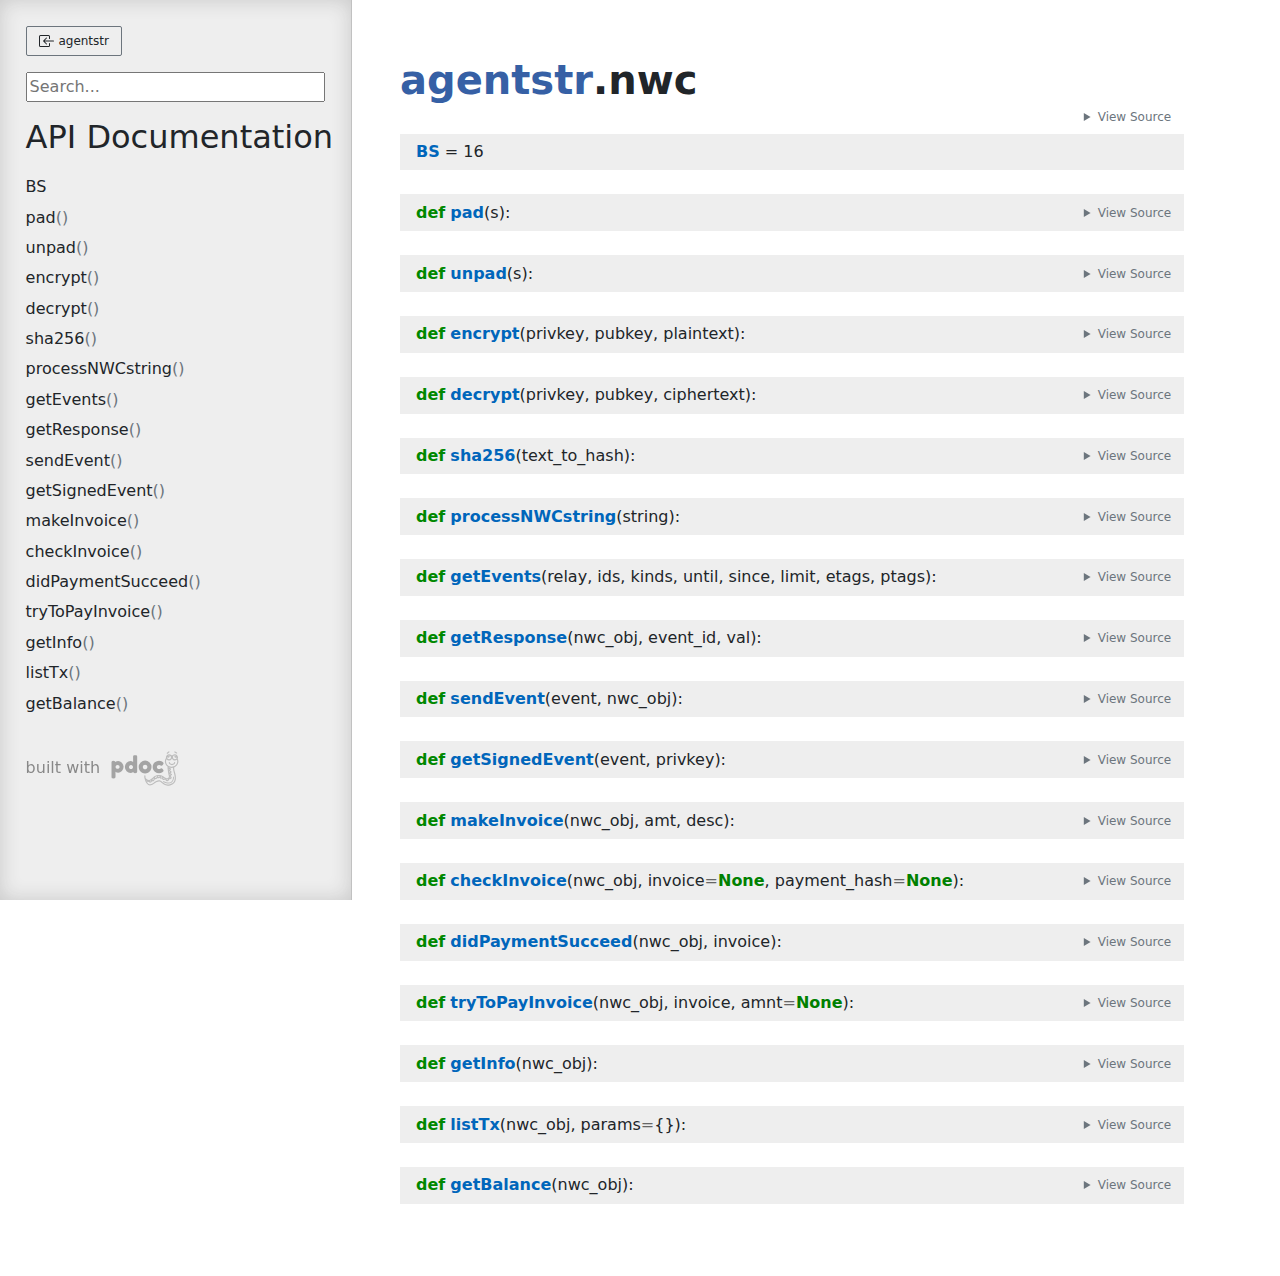
<file: docs/agentstr/nwc.html>
<!doctype html>
<html lang="en">
<head>
    <meta charset="utf-8">
    <meta name="viewport" content="width=device-width, initial-scale=1">
    <meta name="generator" content="pdoc 15.0.3"/>
    <title>agentstr.nwc API documentation</title>

    <style>/*! * Bootstrap Reboot v5.0.0 (https://getbootstrap.com/) * Copyright 2011-2021 The Bootstrap Authors * Copyright 2011-2021 Twitter, Inc. * Licensed under MIT (https://github.com/twbs/bootstrap/blob/main/LICENSE) * Forked from Normalize.css, licensed MIT (https://github.com/necolas/normalize.css/blob/master/LICENSE.md) */*,::after,::before{box-sizing:border-box}@media (prefers-reduced-motion:no-preference){:root{scroll-behavior:smooth}}body{margin:0;font-family:system-ui,-apple-system,"Segoe UI",Roboto,"Helvetica Neue",Arial,"Noto Sans","Liberation Sans",sans-serif,"Apple Color Emoji","Segoe UI Emoji","Segoe UI Symbol","Noto Color Emoji";font-size:1rem;font-weight:400;line-height:1.5;color:#212529;background-color:#fff;-webkit-text-size-adjust:100%;-webkit-tap-highlight-color:transparent}hr{margin:1rem 0;color:inherit;background-color:currentColor;border:0;opacity:.25}hr:not([size]){height:1px}h1,h2,h3,h4,h5,h6{margin-top:0;margin-bottom:.5rem;font-weight:500;line-height:1.2}h1{font-size:calc(1.375rem + 1.5vw)}@media (min-width:1200px){h1{font-size:2.5rem}}h2{font-size:calc(1.325rem + .9vw)}@media (min-width:1200px){h2{font-size:2rem}}h3{font-size:calc(1.3rem + .6vw)}@media (min-width:1200px){h3{font-size:1.75rem}}h4{font-size:calc(1.275rem + .3vw)}@media (min-width:1200px){h4{font-size:1.5rem}}h5{font-size:1.25rem}h6{font-size:1rem}p{margin-top:0;margin-bottom:1rem}abbr[data-bs-original-title],abbr[title]{-webkit-text-decoration:underline dotted;text-decoration:underline dotted;cursor:help;-webkit-text-decoration-skip-ink:none;text-decoration-skip-ink:none}address{margin-bottom:1rem;font-style:normal;line-height:inherit}ol,ul{padding-left:2rem}dl,ol,ul{margin-top:0;margin-bottom:1rem}ol ol,ol ul,ul ol,ul ul{margin-bottom:0}dt{font-weight:700}dd{margin-bottom:.5rem;margin-left:0}blockquote{margin:0 0 1rem}b,strong{font-weight:bolder}small{font-size:.875em}mark{padding:.2em;background-color:#fcf8e3}sub,sup{position:relative;font-size:.75em;line-height:0;vertical-align:baseline}sub{bottom:-.25em}sup{top:-.5em}a{color:#0d6efd;text-decoration:underline}a:hover{color:#0a58ca}a:not([href]):not([class]),a:not([href]):not([class]):hover{color:inherit;text-decoration:none}code,kbd,pre,samp{font-family:SFMono-Regular,Menlo,Monaco,Consolas,"Liberation Mono","Courier New",monospace;font-size:1em;direction:ltr;unicode-bidi:bidi-override}pre{display:block;margin-top:0;margin-bottom:1rem;overflow:auto;font-size:.875em}pre code{font-size:inherit;color:inherit;word-break:normal}code{font-size:.875em;color:#d63384;word-wrap:break-word}a>code{color:inherit}kbd{padding:.2rem .4rem;font-size:.875em;color:#fff;background-color:#212529;border-radius:.2rem}kbd kbd{padding:0;font-size:1em;font-weight:700}figure{margin:0 0 1rem}img,svg{vertical-align:middle}table{caption-side:bottom;border-collapse:collapse}caption{padding-top:.5rem;padding-bottom:.5rem;color:#6c757d;text-align:left}th{text-align:inherit;text-align:-webkit-match-parent}tbody,td,tfoot,th,thead,tr{border-color:inherit;border-style:solid;border-width:0}label{display:inline-block}button{border-radius:0}button:focus:not(:focus-visible){outline:0}button,input,optgroup,select,textarea{margin:0;font-family:inherit;font-size:inherit;line-height:inherit}button,select{text-transform:none}[role=button]{cursor:pointer}select{word-wrap:normal}select:disabled{opacity:1}[list]::-webkit-calendar-picker-indicator{display:none}[type=button],[type=reset],[type=submit],button{-webkit-appearance:button}[type=button]:not(:disabled),[type=reset]:not(:disabled),[type=submit]:not(:disabled),button:not(:disabled){cursor:pointer}::-moz-focus-inner{padding:0;border-style:none}textarea{resize:vertical}fieldset{min-width:0;padding:0;margin:0;border:0}legend{float:left;width:100%;padding:0;margin-bottom:.5rem;font-size:calc(1.275rem + .3vw);line-height:inherit}@media (min-width:1200px){legend{font-size:1.5rem}}legend+*{clear:left}::-webkit-datetime-edit-day-field,::-webkit-datetime-edit-fields-wrapper,::-webkit-datetime-edit-hour-field,::-webkit-datetime-edit-minute,::-webkit-datetime-edit-month-field,::-webkit-datetime-edit-text,::-webkit-datetime-edit-year-field{padding:0}::-webkit-inner-spin-button{height:auto}[type=search]{outline-offset:-2px;-webkit-appearance:textfield}::-webkit-search-decoration{-webkit-appearance:none}::-webkit-color-swatch-wrapper{padding:0}::file-selector-button{font:inherit}::-webkit-file-upload-button{font:inherit;-webkit-appearance:button}output{display:inline-block}iframe{border:0}summary{display:list-item;cursor:pointer}progress{vertical-align:baseline}[hidden]{display:none!important}</style>
    <style>/*! syntax-highlighting.css */pre{line-height:125%;}span.linenos{color:inherit; background-color:transparent; padding-left:5px; padding-right:20px;}.pdoc-code .hll{background-color:#ffffcc}.pdoc-code{background:#f8f8f8;}.pdoc-code .c{color:#3D7B7B; font-style:italic}.pdoc-code .err{border:1px solid #FF0000}.pdoc-code .k{color:#008000; font-weight:bold}.pdoc-code .o{color:#666666}.pdoc-code .ch{color:#3D7B7B; font-style:italic}.pdoc-code .cm{color:#3D7B7B; font-style:italic}.pdoc-code .cp{color:#9C6500}.pdoc-code .cpf{color:#3D7B7B; font-style:italic}.pdoc-code .c1{color:#3D7B7B; font-style:italic}.pdoc-code .cs{color:#3D7B7B; font-style:italic}.pdoc-code .gd{color:#A00000}.pdoc-code .ge{font-style:italic}.pdoc-code .gr{color:#E40000}.pdoc-code .gh{color:#000080; font-weight:bold}.pdoc-code .gi{color:#008400}.pdoc-code .go{color:#717171}.pdoc-code .gp{color:#000080; font-weight:bold}.pdoc-code .gs{font-weight:bold}.pdoc-code .gu{color:#800080; font-weight:bold}.pdoc-code .gt{color:#0044DD}.pdoc-code .kc{color:#008000; font-weight:bold}.pdoc-code .kd{color:#008000; font-weight:bold}.pdoc-code .kn{color:#008000; font-weight:bold}.pdoc-code .kp{color:#008000}.pdoc-code .kr{color:#008000; font-weight:bold}.pdoc-code .kt{color:#B00040}.pdoc-code .m{color:#666666}.pdoc-code .s{color:#BA2121}.pdoc-code .na{color:#687822}.pdoc-code .nb{color:#008000}.pdoc-code .nc{color:#0000FF; font-weight:bold}.pdoc-code .no{color:#880000}.pdoc-code .nd{color:#AA22FF}.pdoc-code .ni{color:#717171; font-weight:bold}.pdoc-code .ne{color:#CB3F38; font-weight:bold}.pdoc-code .nf{color:#0000FF}.pdoc-code .nl{color:#767600}.pdoc-code .nn{color:#0000FF; font-weight:bold}.pdoc-code .nt{color:#008000; font-weight:bold}.pdoc-code .nv{color:#19177C}.pdoc-code .ow{color:#AA22FF; font-weight:bold}.pdoc-code .w{color:#bbbbbb}.pdoc-code .mb{color:#666666}.pdoc-code .mf{color:#666666}.pdoc-code .mh{color:#666666}.pdoc-code .mi{color:#666666}.pdoc-code .mo{color:#666666}.pdoc-code .sa{color:#BA2121}.pdoc-code .sb{color:#BA2121}.pdoc-code .sc{color:#BA2121}.pdoc-code .dl{color:#BA2121}.pdoc-code .sd{color:#BA2121; font-style:italic}.pdoc-code .s2{color:#BA2121}.pdoc-code .se{color:#AA5D1F; font-weight:bold}.pdoc-code .sh{color:#BA2121}.pdoc-code .si{color:#A45A77; font-weight:bold}.pdoc-code .sx{color:#008000}.pdoc-code .sr{color:#A45A77}.pdoc-code .s1{color:#BA2121}.pdoc-code .ss{color:#19177C}.pdoc-code .bp{color:#008000}.pdoc-code .fm{color:#0000FF}.pdoc-code .vc{color:#19177C}.pdoc-code .vg{color:#19177C}.pdoc-code .vi{color:#19177C}.pdoc-code .vm{color:#19177C}.pdoc-code .il{color:#666666}</style>
    <style>/*! theme.css */:root{--pdoc-background:#fff;}.pdoc{--text:#212529;--muted:#6c757d;--link:#3660a5;--link-hover:#1659c5;--code:#f8f8f8;--active:#fff598;--accent:#eee;--accent2:#c1c1c1;--nav-hover:rgba(255, 255, 255, 0.5);--name:#0066BB;--def:#008800;--annotation:#007020;}</style>
    <style>/*! layout.css */html, body{width:100%;height:100%;}html, main{scroll-behavior:smooth;}body{background-color:var(--pdoc-background);}@media (max-width:769px){#navtoggle{cursor:pointer;position:absolute;width:50px;height:40px;top:1rem;right:1rem;border-color:var(--text);color:var(--text);display:flex;opacity:0.8;z-index:999;}#navtoggle:hover{opacity:1;}#togglestate + div{display:none;}#togglestate:checked + div{display:inherit;}main, header{padding:2rem 3vw;}header + main{margin-top:-3rem;}.git-button{display:none !important;}nav input[type="search"]{max-width:77%;}nav input[type="search"]:first-child{margin-top:-6px;}nav input[type="search"]:valid ~ *{display:none !important;}}@media (min-width:770px){:root{--sidebar-width:clamp(12.5rem, 28vw, 22rem);}nav{position:fixed;overflow:auto;height:100vh;width:var(--sidebar-width);}main, header{padding:3rem 2rem 3rem calc(var(--sidebar-width) + 3rem);width:calc(54rem + var(--sidebar-width));max-width:100%;}header + main{margin-top:-4rem;}#navtoggle{display:none;}}#togglestate{position:absolute;height:0;opacity:0;}nav.pdoc{--pad:clamp(0.5rem, 2vw, 1.75rem);--indent:1.5rem;background-color:var(--accent);border-right:1px solid var(--accent2);box-shadow:0 0 20px rgba(50, 50, 50, .2) inset;padding:0 0 0 var(--pad);overflow-wrap:anywhere;scrollbar-width:thin; scrollbar-color:var(--accent2) transparent; z-index:1}nav.pdoc::-webkit-scrollbar{width:.4rem; }nav.pdoc::-webkit-scrollbar-thumb{background-color:var(--accent2); }nav.pdoc > div{padding:var(--pad) 0;}nav.pdoc .module-list-button{display:inline-flex;align-items:center;color:var(--text);border-color:var(--muted);margin-bottom:1rem;}nav.pdoc .module-list-button:hover{border-color:var(--text);}nav.pdoc input[type=search]{display:block;outline-offset:0;width:calc(100% - var(--pad));}nav.pdoc .logo{max-width:calc(100% - var(--pad));max-height:35vh;display:block;margin:0 auto 1rem;transform:translate(calc(-.5 * var(--pad)), 0);}nav.pdoc ul{list-style:none;padding-left:0;}nav.pdoc > div > ul{margin-left:calc(0px - var(--pad));}nav.pdoc li a{padding:.2rem 0 .2rem calc(var(--pad) + var(--indent));}nav.pdoc > div > ul > li > a{padding-left:var(--pad);}nav.pdoc li{transition:all 100ms;}nav.pdoc li:hover{background-color:var(--nav-hover);}nav.pdoc a, nav.pdoc a:hover{color:var(--text);}nav.pdoc a{display:block;}nav.pdoc > h2:first-of-type{margin-top:1.5rem;}nav.pdoc .class:before{content:"class ";color:var(--muted);}nav.pdoc .function:after{content:"()";color:var(--muted);}nav.pdoc footer:before{content:"";display:block;width:calc(100% - var(--pad));border-top:solid var(--accent2) 1px;margin-top:1.5rem;padding-top:.5rem;}nav.pdoc footer{font-size:small;}</style>
    <style>/*! content.css */.pdoc{color:var(--text);box-sizing:border-box;line-height:1.5;background:none;}.pdoc .pdoc-button{cursor:pointer;display:inline-block;border:solid black 1px;border-radius:2px;font-size:.75rem;padding:calc(0.5em - 1px) 1em;transition:100ms all;}.pdoc .alert{padding:1rem 1rem 1rem calc(1.5rem + 24px);border:1px solid transparent;border-radius:.25rem;background-repeat:no-repeat;background-position:.75rem center;margin-bottom:1rem;}.pdoc .alert > em{display:none;}.pdoc .alert > *:last-child{margin-bottom:0;}.pdoc .alert.note{color:#084298;background-color:#cfe2ff;border-color:#b6d4fe;background-image:url("data:image/svg+xml,%3Csvg%20xmlns%3D%22http%3A//www.w3.org/2000/svg%22%20width%3D%2224%22%20height%3D%2224%22%20fill%3D%22%23084298%22%20viewBox%3D%220%200%2016%2016%22%3E%3Cpath%20d%3D%22M8%2016A8%208%200%201%200%208%200a8%208%200%200%200%200%2016zm.93-9.412-1%204.705c-.07.34.029.533.304.533.194%200%20.487-.07.686-.246l-.088.416c-.287.346-.92.598-1.465.598-.703%200-1.002-.422-.808-1.319l.738-3.468c.064-.293.006-.399-.287-.47l-.451-.081.082-.381%202.29-.287zM8%205.5a1%201%200%201%201%200-2%201%201%200%200%201%200%202z%22/%3E%3C/svg%3E");}.pdoc .alert.tip{color:#0a3622;background-color:#d1e7dd;border-color:#a3cfbb;background-image:url("data:image/svg+xml,%3Csvg%20xmlns%3D%22http%3A//www.w3.org/2000/svg%22%20width%3D%2224%22%20height%3D%2224%22%20fill%3D%22%230a3622%22%20viewBox%3D%220%200%2016%2016%22%3E%3Cpath%20d%3D%22M2%206a6%206%200%201%201%2010.174%204.31c-.203.196-.359.4-.453.619l-.762%201.769A.5.5%200%200%201%2010.5%2013a.5.5%200%200%201%200%201%20.5.5%200%200%201%200%201l-.224.447a1%201%200%200%201-.894.553H6.618a1%201%200%200%201-.894-.553L5.5%2015a.5.5%200%200%201%200-1%20.5.5%200%200%201%200-1%20.5.5%200%200%201-.46-.302l-.761-1.77a2%202%200%200%200-.453-.618A5.98%205.98%200%200%201%202%206m6-5a5%205%200%200%200-3.479%208.592c.263.254.514.564.676.941L5.83%2012h4.342l.632-1.467c.162-.377.413-.687.676-.941A5%205%200%200%200%208%201%22/%3E%3C/svg%3E");}.pdoc .alert.important{color:#055160;background-color:#cff4fc;border-color:#9eeaf9;background-image:url("data:image/svg+xml,%3Csvg%20xmlns%3D%22http%3A//www.w3.org/2000/svg%22%20width%3D%2224%22%20height%3D%2224%22%20fill%3D%22%23055160%22%20viewBox%3D%220%200%2016%2016%22%3E%3Cpath%20d%3D%22M2%200a2%202%200%200%200-2%202v12a2%202%200%200%200%202%202h12a2%202%200%200%200%202-2V2a2%202%200%200%200-2-2zm6%204c.535%200%20.954.462.9.995l-.35%203.507a.552.552%200%200%201-1.1%200L7.1%204.995A.905.905%200%200%201%208%204m.002%206a1%201%200%201%201%200%202%201%201%200%200%201%200-2%22/%3E%3C/svg%3E");}.pdoc .alert.warning{color:#664d03;background-color:#fff3cd;border-color:#ffecb5;background-image:url("data:image/svg+xml,%3Csvg%20xmlns%3D%22http%3A//www.w3.org/2000/svg%22%20width%3D%2224%22%20height%3D%2224%22%20fill%3D%22%23664d03%22%20viewBox%3D%220%200%2016%2016%22%3E%3Cpath%20d%3D%22M8.982%201.566a1.13%201.13%200%200%200-1.96%200L.165%2013.233c-.457.778.091%201.767.98%201.767h13.713c.889%200%201.438-.99.98-1.767L8.982%201.566zM8%205c.535%200%20.954.462.9.995l-.35%203.507a.552.552%200%200%201-1.1%200L7.1%205.995A.905.905%200%200%201%208%205zm.002%206a1%201%200%201%201%200%202%201%201%200%200%201%200-2z%22/%3E%3C/svg%3E");}.pdoc .alert.caution{color:#842029;background-color:#f8d7da;border-color:#f5c2c7;background-image:url("data:image/svg+xml,%3Csvg%20xmlns%3D%22http%3A//www.w3.org/2000/svg%22%20width%3D%2224%22%20height%3D%2224%22%20fill%3D%22%23842029%22%20viewBox%3D%220%200%2016%2016%22%3E%3Cpath%20d%3D%22M11.46.146A.5.5%200%200%200%2011.107%200H4.893a.5.5%200%200%200-.353.146L.146%204.54A.5.5%200%200%200%200%204.893v6.214a.5.5%200%200%200%20.146.353l4.394%204.394a.5.5%200%200%200%20.353.146h6.214a.5.5%200%200%200%20.353-.146l4.394-4.394a.5.5%200%200%200%20.146-.353V4.893a.5.5%200%200%200-.146-.353zM8%204c.535%200%20.954.462.9.995l-.35%203.507a.552.552%200%200%201-1.1%200L7.1%204.995A.905.905%200%200%201%208%204m.002%206a1%201%200%201%201%200%202%201%201%200%200%201%200-2%22/%3E%3C/svg%3E");}.pdoc .alert.danger{color:#842029;background-color:#f8d7da;border-color:#f5c2c7;background-image:url("data:image/svg+xml,%3Csvg%20xmlns%3D%22http%3A//www.w3.org/2000/svg%22%20width%3D%2224%22%20height%3D%2224%22%20fill%3D%22%23842029%22%20viewBox%3D%220%200%2016%2016%22%3E%3Cpath%20d%3D%22M5.52.359A.5.5%200%200%201%206%200h4a.5.5%200%200%201%20.474.658L8.694%206H12.5a.5.5%200%200%201%20.395.807l-7%209a.5.5%200%200%201-.873-.454L6.823%209.5H3.5a.5.5%200%200%201-.48-.641l2.5-8.5z%22/%3E%3C/svg%3E");}.pdoc .visually-hidden{position:absolute !important;width:1px !important;height:1px !important;padding:0 !important;margin:-1px !important;overflow:hidden !important;clip:rect(0, 0, 0, 0) !important;white-space:nowrap !important;border:0 !important;}.pdoc h1, .pdoc h2, .pdoc h3{font-weight:300;margin:.3em 0;padding:.2em 0;}.pdoc > section:not(.module-info) h1{font-size:1.5rem;font-weight:500;}.pdoc > section:not(.module-info) h2{font-size:1.4rem;font-weight:500;}.pdoc > section:not(.module-info) h3{font-size:1.3rem;font-weight:500;}.pdoc > section:not(.module-info) h4{font-size:1.2rem;}.pdoc > section:not(.module-info) h5{font-size:1.1rem;}.pdoc a{text-decoration:none;color:var(--link);}.pdoc a:hover{color:var(--link-hover);}.pdoc blockquote{margin-left:2rem;}.pdoc pre{border-top:1px solid var(--accent2);border-bottom:1px solid var(--accent2);margin-top:0;margin-bottom:1em;padding:.5rem 0 .5rem .5rem;overflow-x:auto;background-color:var(--code);}.pdoc code{color:var(--text);padding:.2em .4em;margin:0;font-size:85%;background-color:var(--accent);border-radius:6px;}.pdoc a > code{color:inherit;}.pdoc pre > code{display:inline-block;font-size:inherit;background:none;border:none;padding:0;}.pdoc > section:not(.module-info){margin-bottom:1.5rem;}.pdoc .modulename{margin-top:0;font-weight:bold;}.pdoc .modulename a{color:var(--link);transition:100ms all;}.pdoc .git-button{float:right;border:solid var(--link) 1px;}.pdoc .git-button:hover{background-color:var(--link);color:var(--pdoc-background);}.view-source-toggle-state,.view-source-toggle-state ~ .pdoc-code{display:none;}.view-source-toggle-state:checked ~ .pdoc-code{display:block;}.view-source-button{display:inline-block;float:right;font-size:.75rem;line-height:1.5rem;color:var(--muted);padding:0 .4rem 0 1.3rem;cursor:pointer;text-indent:-2px;}.view-source-button > span{visibility:hidden;}.module-info .view-source-button{float:none;display:flex;justify-content:flex-end;margin:-1.2rem .4rem -.2rem 0;}.view-source-button::before{position:absolute;content:"View Source";display:list-item;list-style-type:disclosure-closed;}.view-source-toggle-state:checked ~ .attr .view-source-button::before,.view-source-toggle-state:checked ~ .view-source-button::before{list-style-type:disclosure-open;}.pdoc .docstring{margin-bottom:1.5rem;}.pdoc section:not(.module-info) .docstring{margin-left:clamp(0rem, 5vw - 2rem, 1rem);}.pdoc .docstring .pdoc-code{margin-left:1em;margin-right:1em;}.pdoc h1:target,.pdoc h2:target,.pdoc h3:target,.pdoc h4:target,.pdoc h5:target,.pdoc h6:target,.pdoc .pdoc-code > pre > span:target{background-color:var(--active);box-shadow:-1rem 0 0 0 var(--active);}.pdoc .pdoc-code > pre > span:target{display:block;}.pdoc div:target > .attr,.pdoc section:target > .attr,.pdoc dd:target > a{background-color:var(--active);}.pdoc *{scroll-margin:2rem;}.pdoc .pdoc-code .linenos{user-select:none;}.pdoc .attr:hover{filter:contrast(0.95);}.pdoc section, .pdoc .classattr{position:relative;}.pdoc .headerlink{--width:clamp(1rem, 3vw, 2rem);position:absolute;top:0;left:calc(0rem - var(--width));transition:all 100ms ease-in-out;opacity:0;}.pdoc .headerlink::before{content:"#";display:block;text-align:center;width:var(--width);height:2.3rem;line-height:2.3rem;font-size:1.5rem;}.pdoc .attr:hover ~ .headerlink,.pdoc *:target > .headerlink,.pdoc .headerlink:hover{opacity:1;}.pdoc .attr{display:block;margin:.5rem 0 .5rem;padding:.4rem .4rem .4rem 1rem;background-color:var(--accent);overflow-x:auto;}.pdoc .classattr{margin-left:2rem;}.pdoc .decorator-deprecated{color:#842029;}.pdoc .decorator-deprecated ~ span{filter:grayscale(1) opacity(0.8);}.pdoc .name{color:var(--name);font-weight:bold;}.pdoc .def{color:var(--def);font-weight:bold;}.pdoc .signature{background-color:transparent;}.pdoc .param, .pdoc .return-annotation{white-space:pre;}.pdoc .signature.multiline .param{display:block;}.pdoc .signature.condensed .param{display:inline-block;}.pdoc .annotation{color:var(--annotation);}.pdoc .view-value-toggle-state,.pdoc .view-value-toggle-state ~ .default_value{display:none;}.pdoc .view-value-toggle-state:checked ~ .default_value{display:inherit;}.pdoc .view-value-button{font-size:.5rem;vertical-align:middle;border-style:dashed;margin-top:-0.1rem;}.pdoc .view-value-button:hover{background:white;}.pdoc .view-value-button::before{content:"show";text-align:center;width:2.2em;display:inline-block;}.pdoc .view-value-toggle-state:checked ~ .view-value-button::before{content:"hide";}.pdoc .inherited{margin-left:2rem;}.pdoc .inherited dt{font-weight:700;}.pdoc .inherited dt, .pdoc .inherited dd{display:inline;margin-left:0;margin-bottom:.5rem;}.pdoc .inherited dd:not(:last-child):after{content:", ";}.pdoc .inherited .class:before{content:"class ";}.pdoc .inherited .function a:after{content:"()";}.pdoc .search-result .docstring{overflow:auto;max-height:25vh;}.pdoc .search-result.focused > .attr{background-color:var(--active);}.pdoc .attribution{margin-top:2rem;display:block;opacity:0.5;transition:all 200ms;filter:grayscale(100%);}.pdoc .attribution:hover{opacity:1;filter:grayscale(0%);}.pdoc .attribution img{margin-left:5px;height:35px;vertical-align:middle;width:70px;transition:all 200ms;}.pdoc table{display:block;width:max-content;max-width:100%;overflow:auto;margin-bottom:1rem;}.pdoc table th{font-weight:600;}.pdoc table th, .pdoc table td{padding:6px 13px;border:1px solid var(--accent2);}</style>
    <style>/*! custom.css */</style></head>
<body>
    <nav class="pdoc">
        <label id="navtoggle" for="togglestate" class="pdoc-button"><svg xmlns='http://www.w3.org/2000/svg' viewBox='0 0 30 30'><path stroke-linecap='round' stroke="currentColor" stroke-miterlimit='10' stroke-width='2' d='M4 7h22M4 15h22M4 23h22'/></svg></label>
        <input id="togglestate" type="checkbox" aria-hidden="true" tabindex="-1">
        <div>            <a class="pdoc-button module-list-button" href="../agentstr.html">
<svg xmlns="http://www.w3.org/2000/svg" width="16" height="16" fill="currentColor" class="bi bi-box-arrow-in-left" viewBox="0 0 16 16">
  <path fill-rule="evenodd" d="M10 3.5a.5.5 0 0 0-.5-.5h-8a.5.5 0 0 0-.5.5v9a.5.5 0 0 0 .5.5h8a.5.5 0 0 0 .5-.5v-2a.5.5 0 0 1 1 0v2A1.5 1.5 0 0 1 9.5 14h-8A1.5 1.5 0 0 1 0 12.5v-9A1.5 1.5 0 0 1 1.5 2h8A1.5 1.5 0 0 1 11 3.5v2a.5.5 0 0 1-1 0v-2z"/>
  <path fill-rule="evenodd" d="M4.146 8.354a.5.5 0 0 1 0-.708l3-3a.5.5 0 1 1 .708.708L5.707 7.5H14.5a.5.5 0 0 1 0 1H5.707l2.147 2.146a.5.5 0 0 1-.708.708l-3-3z"/>
</svg>                &nbsp;agentstr</a>


            <input type="search" placeholder="Search..." role="searchbox" aria-label="search"
                   pattern=".+" required>



            <h2>API Documentation</h2>
                <ul class="memberlist">
            <li>
                    <a class="variable" href="#BS">BS</a>
            </li>
            <li>
                    <a class="function" href="#pad">pad</a>
            </li>
            <li>
                    <a class="function" href="#unpad">unpad</a>
            </li>
            <li>
                    <a class="function" href="#encrypt">encrypt</a>
            </li>
            <li>
                    <a class="function" href="#decrypt">decrypt</a>
            </li>
            <li>
                    <a class="function" href="#sha256">sha256</a>
            </li>
            <li>
                    <a class="function" href="#processNWCstring">processNWCstring</a>
            </li>
            <li>
                    <a class="function" href="#getEvents">getEvents</a>
            </li>
            <li>
                    <a class="function" href="#getResponse">getResponse</a>
            </li>
            <li>
                    <a class="function" href="#sendEvent">sendEvent</a>
            </li>
            <li>
                    <a class="function" href="#getSignedEvent">getSignedEvent</a>
            </li>
            <li>
                    <a class="function" href="#makeInvoice">makeInvoice</a>
            </li>
            <li>
                    <a class="function" href="#checkInvoice">checkInvoice</a>
            </li>
            <li>
                    <a class="function" href="#didPaymentSucceed">didPaymentSucceed</a>
            </li>
            <li>
                    <a class="function" href="#tryToPayInvoice">tryToPayInvoice</a>
            </li>
            <li>
                    <a class="function" href="#getInfo">getInfo</a>
            </li>
            <li>
                    <a class="function" href="#listTx">listTx</a>
            </li>
            <li>
                    <a class="function" href="#getBalance">getBalance</a>
            </li>
    </ul>



        <a class="attribution" title="pdoc: Python API documentation generator" href="https://pdoc.dev" target="_blank">
            built with <span class="visually-hidden">pdoc</span><img
                alt="pdoc logo"
                src="data:image/svg+xml,%3Csvg%20xmlns%3D%22http%3A//www.w3.org/2000/svg%22%20role%3D%22img%22%20aria-label%3D%22pdoc%20logo%22%20width%3D%22300%22%20height%3D%22150%22%20viewBox%3D%22-1%200%2060%2030%22%3E%3Ctitle%3Epdoc%3C/title%3E%3Cpath%20d%3D%22M29.621%2021.293c-.011-.273-.214-.475-.511-.481a.5.5%200%200%200-.489.503l-.044%201.393c-.097.551-.695%201.215-1.566%201.704-.577.428-1.306.486-2.193.182-1.426-.617-2.467-1.654-3.304-2.487l-.173-.172a3.43%203.43%200%200%200-.365-.306.49.49%200%200%200-.286-.196c-1.718-1.06-4.931-1.47-7.353.191l-.219.15c-1.707%201.187-3.413%202.131-4.328%201.03-.02-.027-.49-.685-.141-1.763.233-.721.546-2.408.772-4.076.042-.09.067-.187.046-.288.166-1.347.277-2.625.241-3.351%201.378-1.008%202.271-2.586%202.271-4.362%200-.976-.272-1.935-.788-2.774-.057-.094-.122-.18-.184-.268.033-.167.052-.339.052-.516%200-1.477-1.202-2.679-2.679-2.679-.791%200-1.496.352-1.987.9a6.3%206.3%200%200%200-1.001.029c-.492-.564-1.207-.929-2.012-.929-1.477%200-2.679%201.202-2.679%202.679A2.65%202.65%200%200%200%20.97%206.554c-.383.747-.595%201.572-.595%202.41%200%202.311%201.507%204.29%203.635%205.107-.037.699-.147%202.27-.423%203.294l-.137.461c-.622%202.042-2.515%208.257%201.727%2010.643%201.614.908%203.06%201.248%204.317%201.248%202.665%200%204.492-1.524%205.322-2.401%201.476-1.559%202.886-1.854%206.491.82%201.877%201.393%203.514%201.753%204.861%201.068%202.223-1.713%202.811-3.867%203.399-6.374.077-.846.056-1.469.054-1.537zm-4.835%204.313c-.054.305-.156.586-.242.629-.034-.007-.131-.022-.307-.157-.145-.111-.314-.478-.456-.908.221.121.432.25.675.355.115.039.219.051.33.081zm-2.251-1.238c-.05.33-.158.648-.252.694-.022.001-.125-.018-.307-.157-.217-.166-.488-.906-.639-1.573.358.344.754.693%201.198%201.036zm-3.887-2.337c-.006-.116-.018-.231-.041-.342.635.145%201.189.368%201.599.625.097.231.166.481.174.642-.03.049-.055.101-.067.158-.046.013-.128.026-.298.004-.278-.037-.901-.57-1.367-1.087zm-1.127-.497c.116.306.176.625.12.71-.019.014-.117.045-.345.016-.206-.027-.604-.332-.986-.695.41-.051.816-.056%201.211-.031zm-4.535%201.535c.209.22.379.47.358.598-.006.041-.088.138-.351.234-.144.055-.539-.063-.979-.259a11.66%2011.66%200%200%200%20.972-.573zm.983-.664c.359-.237.738-.418%201.126-.554.25.237.479.548.457.694-.006.042-.087.138-.351.235-.174.064-.694-.105-1.232-.375zm-3.381%201.794c-.022.145-.061.29-.149.401-.133.166-.358.248-.69.251h-.002c-.133%200-.306-.26-.45-.621.417.091.854.07%201.291-.031zm-2.066-8.077a4.78%204.78%200%200%201-.775-.584c.172-.115.505-.254.88-.378l-.105.962zm-.331%202.302a10.32%2010.32%200%200%201-.828-.502c.202-.143.576-.328.984-.49l-.156.992zm-.45%202.157l-.701-.403c.214-.115.536-.249.891-.376a11.57%2011.57%200%200%201-.19.779zm-.181%201.716c.064.398.194.702.298.893-.194-.051-.435-.162-.736-.398.061-.119.224-.3.438-.495zM8.87%204.141c0%20.152-.123.276-.276.276s-.275-.124-.275-.276.123-.276.276-.276.275.124.275.276zm-.735-.389a1.15%201.15%200%200%200-.314.783%201.16%201.16%200%200%200%201.162%201.162c.457%200%20.842-.27%201.032-.653.026.117.042.238.042.362a1.68%201.68%200%200%201-1.679%201.679%201.68%201.68%200%200%201-1.679-1.679c0-.843.626-1.535%201.436-1.654zM5.059%205.406A1.68%201.68%200%200%201%203.38%207.085a1.68%201.68%200%200%201-1.679-1.679c0-.037.009-.072.011-.109.21.3.541.508.935.508a1.16%201.16%200%200%200%201.162-1.162%201.14%201.14%200%200%200-.474-.912c.015%200%20.03-.005.045-.005.926.001%201.679.754%201.679%201.68zM3.198%204.141c0%20.152-.123.276-.276.276s-.275-.124-.275-.276.123-.276.276-.276.275.124.275.276zM1.375%208.964c0-.52.103-1.035.288-1.52.466.394%201.06.64%201.717.64%201.144%200%202.116-.725%202.499-1.738.383%201.012%201.355%201.738%202.499%201.738.867%200%201.631-.421%202.121-1.062.307.605.478%201.267.478%201.942%200%202.486-2.153%204.51-4.801%204.51s-4.801-2.023-4.801-4.51zm24.342%2019.349c-.985.498-2.267.168-3.813-.979-3.073-2.281-5.453-3.199-7.813-.705-1.315%201.391-4.163%203.365-8.423.97-3.174-1.786-2.239-6.266-1.261-9.479l.146-.492c.276-1.02.395-2.457.444-3.268a6.11%206.11%200%200%200%201.18.115%206.01%206.01%200%200%200%202.536-.562l-.006.175c-.802.215-1.848.612-2.021%201.25-.079.295.021.601.274.837.219.203.415.364.598.501-.667.304-1.243.698-1.311%201.179-.02.144-.022.507.393.787.213.144.395.26.564.365-1.285.521-1.361.96-1.381%201.126-.018.142-.011.496.427.746l.854.489c-.473.389-.971.914-.999%201.429-.018.278.095.532.316.713.675.556%201.231.721%201.653.721.059%200%20.104-.014.158-.02.207.707.641%201.64%201.513%201.64h.013c.8-.008%201.236-.345%201.462-.626.173-.216.268-.457.325-.692.424.195.93.374%201.372.374.151%200%20.294-.021.423-.068.732-.27.944-.704.993-1.021.009-.061.003-.119.002-.179.266.086.538.147.789.147.15%200%20.294-.021.423-.069.542-.2.797-.489.914-.754.237.147.478.258.704.288.106.014.205.021.296.021.356%200%20.595-.101.767-.229.438.435%201.094.992%201.656%201.067.106.014.205.021.296.021a1.56%201.56%200%200%200%20.323-.035c.17.575.453%201.289.866%201.605.358.273.665.362.914.362a.99.99%200%200%200%20.421-.093%201.03%201.03%200%200%200%20.245-.164c.168.428.39.846.68%201.068.358.273.665.362.913.362a.99.99%200%200%200%20.421-.093c.317-.148.512-.448.639-.762.251.157.495.257.726.257.127%200%20.25-.024.37-.071.427-.17.706-.617.841-1.314.022-.015.047-.022.068-.038.067-.051.133-.104.196-.159-.443%201.486-1.107%202.761-2.086%203.257zM8.66%209.925a.5.5%200%201%200-1%200c0%20.653-.818%201.205-1.787%201.205s-1.787-.552-1.787-1.205a.5.5%200%201%200-1%200c0%201.216%201.25%202.205%202.787%202.205s2.787-.989%202.787-2.205zm4.4%2015.965l-.208.097c-2.661%201.258-4.708%201.436-6.086.527-1.542-1.017-1.88-3.19-1.844-4.198a.4.4%200%200%200-.385-.414c-.242-.029-.406.164-.414.385-.046%201.249.367%203.686%202.202%204.896.708.467%201.547.7%202.51.7%201.248%200%202.706-.392%204.362-1.174l.185-.086a.4.4%200%200%200%20.205-.527c-.089-.204-.326-.291-.527-.206zM9.547%202.292c.093.077.205.114.317.114a.5.5%200%200%200%20.318-.886L8.817.397a.5.5%200%200%200-.703.068.5.5%200%200%200%20.069.703l1.364%201.124zm-7.661-.065c.086%200%20.173-.022.253-.068l1.523-.893a.5.5%200%200%200-.506-.863l-1.523.892a.5.5%200%200%200-.179.685c.094.158.261.247.432.247z%22%20transform%3D%22matrix%28-1%200%200%201%2058%200%29%22%20fill%3D%22%233bb300%22/%3E%3Cpath%20d%3D%22M.3%2021.86V10.18q0-.46.02-.68.04-.22.18-.5.28-.54%201.34-.54%201.06%200%201.42.28.38.26.44.78.76-1.04%202.38-1.04%201.64%200%203.1%201.54%201.46%201.54%201.46%203.58%200%202.04-1.46%203.58-1.44%201.54-3.08%201.54-1.64%200-2.38-.92v4.04q0%20.46-.04.68-.02.22-.18.5-.14.3-.5.42-.36.12-.98.12-.62%200-1-.12-.36-.12-.52-.4-.14-.28-.18-.5-.02-.22-.02-.68zm3.96-9.42q-.46.54-.46%201.18%200%20.64.46%201.18.48.52%201.2.52.74%200%201.24-.52.52-.52.52-1.18%200-.66-.48-1.18-.48-.54-1.26-.54-.76%200-1.22.54zm14.741-8.36q.16-.3.54-.42.38-.12%201-.12.64%200%201.02.12.38.12.52.42.16.3.18.54.04.22.04.68v11.94q0%20.46-.04.7-.02.22-.18.5-.3.54-1.7.54-1.38%200-1.54-.98-.84.96-2.34.96-1.8%200-3.28-1.56-1.48-1.58-1.48-3.66%200-2.1%201.48-3.68%201.5-1.58%203.28-1.58%201.48%200%202.3%201v-4.2q0-.46.02-.68.04-.24.18-.52zm-3.24%2010.86q.52.54%201.26.54.74%200%201.22-.54.5-.54.5-1.18%200-.66-.48-1.22-.46-.56-1.26-.56-.8%200-1.28.56-.48.54-.48%201.2%200%20.66.52%201.2zm7.833-1.2q0-2.4%201.68-3.96%201.68-1.56%203.84-1.56%202.16%200%203.82%201.56%201.66%201.54%201.66%203.94%200%201.66-.86%202.96-.86%201.28-2.1%201.9-1.22.6-2.54.6-1.32%200-2.56-.64-1.24-.66-2.1-1.92-.84-1.28-.84-2.88zm4.18%201.44q.64.48%201.3.48.66%200%201.32-.5.66-.5.66-1.48%200-.98-.62-1.46-.62-.48-1.34-.48-.72%200-1.34.5-.62.5-.62%201.48%200%20.96.64%201.46zm11.412-1.44q0%20.84.56%201.32.56.46%201.18.46.64%200%201.18-.36.56-.38.9-.38.6%200%201.46%201.06.46.58.46%201.04%200%20.76-1.1%201.42-1.14.8-2.8.8-1.86%200-3.58-1.34-.82-.64-1.34-1.7-.52-1.08-.52-2.36%200-1.3.52-2.34.52-1.06%201.34-1.7%201.66-1.32%203.54-1.32.76%200%201.48.22.72.2%201.06.4l.32.2q.36.24.56.38.52.4.52.92%200%20.5-.42%201.14-.72%201.1-1.38%201.1-.38%200-1.08-.44-.36-.34-1.04-.34-.66%200-1.24.48-.58.48-.58%201.34z%22%20fill%3D%22green%22/%3E%3C/svg%3E"/>
        </a>
</div>
    </nav>
    <main class="pdoc">
            <section class="module-info">
                    <h1 class="modulename">
<a href="./../agentstr.html">agentstr</a><wbr>.nwc    </h1>

                
                        <input id="mod-nwc-view-source" class="view-source-toggle-state" type="checkbox" aria-hidden="true" tabindex="-1">

                        <label class="view-source-button" for="mod-nwc-view-source"><span>View Source</span></label>

                        <div class="pdoc-code codehilite"><pre><span></span><span id="L-1"><a href="#L-1"><span class="linenos">  1</span></a><span class="kn">from</span><span class="w"> </span><span class="nn">websocket</span><span class="w"> </span><span class="kn">import</span> <span class="n">create_connection</span>
</span><span id="L-2"><a href="#L-2"><span class="linenos">  2</span></a><span class="kn">import</span><span class="w"> </span><span class="nn">json</span>
</span><span id="L-3"><a href="#L-3"><span class="linenos">  3</span></a><span class="kn">import</span><span class="w"> </span><span class="nn">base64</span>
</span><span id="L-4"><a href="#L-4"><span class="linenos">  4</span></a><span class="kn">import</span><span class="w"> </span><span class="nn">time</span>
</span><span id="L-5"><a href="#L-5"><span class="linenos">  5</span></a><span class="kn">import</span><span class="w"> </span><span class="nn">math</span>
</span><span id="L-6"><a href="#L-6"><span class="linenos">  6</span></a><span class="kn">import</span><span class="w"> </span><span class="nn">hashlib</span>
</span><span id="L-7"><a href="#L-7"><span class="linenos">  7</span></a><span class="kn">from</span><span class="w"> </span><span class="nn">secp256k1</span><span class="w"> </span><span class="kn">import</span> <span class="n">PrivateKey</span><span class="p">,</span> <span class="n">PublicKey</span>
</span><span id="L-8"><a href="#L-8"><span class="linenos">  8</span></a><span class="kn">from</span><span class="w"> </span><span class="nn">Crypto</span><span class="w"> </span><span class="kn">import</span> <span class="n">Random</span>
</span><span id="L-9"><a href="#L-9"><span class="linenos">  9</span></a><span class="kn">from</span><span class="w"> </span><span class="nn">Crypto.Cipher</span><span class="w"> </span><span class="kn">import</span> <span class="n">AES</span>
</span><span id="L-10"><a href="#L-10"><span class="linenos"> 10</span></a><span class="kn">import</span><span class="w"> </span><span class="nn">threading</span>
</span><span id="L-11"><a href="#L-11"><span class="linenos"> 11</span></a>
</span><span id="L-12"><a href="#L-12"><span class="linenos"> 12</span></a><span class="n">BS</span> <span class="o">=</span> <span class="mi">16</span>
</span><span id="L-13"><a href="#L-13"><span class="linenos"> 13</span></a><span class="n">pad</span> <span class="o">=</span> <span class="k">lambda</span> <span class="n">s</span><span class="p">:</span> <span class="n">s</span> <span class="o">+</span> <span class="p">(</span><span class="n">BS</span> <span class="o">-</span> <span class="nb">len</span><span class="p">(</span><span class="n">s</span><span class="p">)</span> <span class="o">%</span> <span class="n">BS</span><span class="p">)</span> <span class="o">*</span> <span class="nb">chr</span><span class="p">(</span><span class="n">BS</span> <span class="o">-</span> <span class="nb">len</span><span class="p">(</span><span class="n">s</span><span class="p">)</span> <span class="o">%</span> <span class="n">BS</span><span class="p">)</span>
</span><span id="L-14"><a href="#L-14"><span class="linenos"> 14</span></a><span class="n">unpad</span> <span class="o">=</span> <span class="k">lambda</span> <span class="n">s</span><span class="p">:</span> <span class="n">s</span><span class="p">[:</span><span class="o">-</span><span class="nb">ord</span><span class="p">(</span><span class="n">s</span><span class="p">[</span><span class="nb">len</span><span class="p">(</span><span class="n">s</span><span class="p">)</span> <span class="o">-</span> <span class="mi">1</span><span class="p">:])]</span>
</span><span id="L-15"><a href="#L-15"><span class="linenos"> 15</span></a>
</span><span id="L-16"><a href="#L-16"><span class="linenos"> 16</span></a>
</span><span id="L-17"><a href="#L-17"><span class="linenos"> 17</span></a><span class="k">def</span><span class="w"> </span><span class="nf">encrypt</span><span class="p">(</span><span class="n">privkey</span><span class="p">,</span> <span class="n">pubkey</span><span class="p">,</span> <span class="n">plaintext</span><span class="p">):</span>
</span><span id="L-18"><a href="#L-18"><span class="linenos"> 18</span></a>    <span class="n">key</span> <span class="o">=</span> <span class="n">PublicKey</span><span class="p">(</span><span class="nb">bytes</span><span class="o">.</span><span class="n">fromhex</span><span class="p">(</span><span class="s2">&quot;02&quot;</span> <span class="o">+</span> <span class="n">pubkey</span><span class="p">),</span> <span class="kc">True</span><span class="p">)</span><span class="o">.</span><span class="n">tweak_mul</span><span class="p">(</span><span class="nb">bytes</span><span class="o">.</span><span class="n">fromhex</span><span class="p">(</span><span class="n">privkey</span><span class="p">))</span><span class="o">.</span><span class="n">serialize</span><span class="p">()</span><span class="o">.</span><span class="n">hex</span><span class="p">()[</span><span class="mi">2</span><span class="p">:]</span>
</span><span id="L-19"><a href="#L-19"><span class="linenos"> 19</span></a>    <span class="n">key_bytes</span> <span class="o">=</span> <span class="mi">32</span>
</span><span id="L-20"><a href="#L-20"><span class="linenos"> 20</span></a>    <span class="n">key</span> <span class="o">=</span> <span class="nb">bytes</span><span class="o">.</span><span class="n">fromhex</span><span class="p">(</span><span class="n">key</span><span class="p">)</span>
</span><span id="L-21"><a href="#L-21"><span class="linenos"> 21</span></a>    <span class="n">plaintext</span> <span class="o">=</span> <span class="n">pad</span><span class="p">(</span><span class="n">plaintext</span><span class="p">)</span>
</span><span id="L-22"><a href="#L-22"><span class="linenos"> 22</span></a>    <span class="n">plaintext</span> <span class="o">=</span> <span class="n">plaintext</span><span class="o">.</span><span class="n">encode</span><span class="p">(</span><span class="s2">&quot;utf-8&quot;</span><span class="p">)</span>
</span><span id="L-23"><a href="#L-23"><span class="linenos"> 23</span></a>    <span class="k">assert</span> <span class="nb">len</span><span class="p">(</span><span class="n">key</span><span class="p">)</span> <span class="o">==</span> <span class="n">key_bytes</span>
</span><span id="L-24"><a href="#L-24"><span class="linenos"> 24</span></a>
</span><span id="L-25"><a href="#L-25"><span class="linenos"> 25</span></a>    <span class="c1"># Choose a random, 16-byte IV.</span>
</span><span id="L-26"><a href="#L-26"><span class="linenos"> 26</span></a>    <span class="n">iv</span> <span class="o">=</span> <span class="n">Random</span><span class="o">.</span><span class="n">new</span><span class="p">()</span><span class="o">.</span><span class="n">read</span><span class="p">(</span><span class="n">AES</span><span class="o">.</span><span class="n">block_size</span><span class="p">)</span>
</span><span id="L-27"><a href="#L-27"><span class="linenos"> 27</span></a>
</span><span id="L-28"><a href="#L-28"><span class="linenos"> 28</span></a>    <span class="c1"># Create AES-CTR cipher.</span>
</span><span id="L-29"><a href="#L-29"><span class="linenos"> 29</span></a>    <span class="n">aes</span> <span class="o">=</span> <span class="n">AES</span><span class="o">.</span><span class="n">new</span><span class="p">(</span><span class="n">key</span><span class="p">,</span> <span class="n">AES</span><span class="o">.</span><span class="n">MODE_CBC</span><span class="p">,</span> <span class="n">iv</span><span class="p">)</span>
</span><span id="L-30"><a href="#L-30"><span class="linenos"> 30</span></a>
</span><span id="L-31"><a href="#L-31"><span class="linenos"> 31</span></a>    <span class="c1"># Encrypt and return IV and ciphertext.</span>
</span><span id="L-32"><a href="#L-32"><span class="linenos"> 32</span></a>    <span class="n">ciphertext</span> <span class="o">=</span> <span class="n">aes</span><span class="o">.</span><span class="n">encrypt</span><span class="p">(</span><span class="n">plaintext</span><span class="p">)</span>
</span><span id="L-33"><a href="#L-33"><span class="linenos"> 33</span></a>
</span><span id="L-34"><a href="#L-34"><span class="linenos"> 34</span></a>    <span class="c1"># Convert to base64</span>
</span><span id="L-35"><a href="#L-35"><span class="linenos"> 35</span></a>    <span class="n">cipher_b64</span> <span class="o">=</span> <span class="n">base64</span><span class="o">.</span><span class="n">b64encode</span><span class="p">(</span><span class="n">ciphertext</span><span class="p">)</span><span class="o">.</span><span class="n">decode</span><span class="p">(</span><span class="s1">&#39;ascii&#39;</span><span class="p">)</span>
</span><span id="L-36"><a href="#L-36"><span class="linenos"> 36</span></a>    <span class="n">cipher_iv</span> <span class="o">=</span> <span class="n">base64</span><span class="o">.</span><span class="n">b64encode</span><span class="p">(</span><span class="n">iv</span><span class="p">)</span><span class="o">.</span><span class="n">decode</span><span class="p">(</span><span class="s1">&#39;ascii&#39;</span><span class="p">)</span>
</span><span id="L-37"><a href="#L-37"><span class="linenos"> 37</span></a>
</span><span id="L-38"><a href="#L-38"><span class="linenos"> 38</span></a>    <span class="k">return</span> <span class="n">cipher_b64</span> <span class="o">+</span> <span class="s2">&quot;?iv=&quot;</span> <span class="o">+</span> <span class="n">cipher_iv</span>
</span><span id="L-39"><a href="#L-39"><span class="linenos"> 39</span></a>
</span><span id="L-40"><a href="#L-40"><span class="linenos"> 40</span></a>
</span><span id="L-41"><a href="#L-41"><span class="linenos"> 41</span></a><span class="k">def</span><span class="w"> </span><span class="nf">decrypt</span><span class="p">(</span><span class="n">privkey</span><span class="p">,</span> <span class="n">pubkey</span><span class="p">,</span> <span class="n">ciphertext</span><span class="p">):</span>
</span><span id="L-42"><a href="#L-42"><span class="linenos"> 42</span></a>    <span class="n">key</span> <span class="o">=</span> <span class="n">PublicKey</span><span class="p">(</span><span class="nb">bytes</span><span class="o">.</span><span class="n">fromhex</span><span class="p">(</span><span class="s2">&quot;02&quot;</span> <span class="o">+</span> <span class="n">pubkey</span><span class="p">),</span> <span class="kc">True</span><span class="p">)</span><span class="o">.</span><span class="n">tweak_mul</span><span class="p">(</span><span class="nb">bytes</span><span class="o">.</span><span class="n">fromhex</span><span class="p">(</span><span class="n">privkey</span><span class="p">))</span><span class="o">.</span><span class="n">serialize</span><span class="p">()</span><span class="o">.</span><span class="n">hex</span><span class="p">()[</span><span class="mi">2</span><span class="p">:]</span>
</span><span id="L-43"><a href="#L-43"><span class="linenos"> 43</span></a>    <span class="n">key_bytes</span> <span class="o">=</span> <span class="mi">32</span>
</span><span id="L-44"><a href="#L-44"><span class="linenos"> 44</span></a>    <span class="n">key</span> <span class="o">=</span> <span class="nb">bytes</span><span class="o">.</span><span class="n">fromhex</span><span class="p">(</span><span class="n">key</span><span class="p">)</span>
</span><span id="L-45"><a href="#L-45"><span class="linenos"> 45</span></a>    <span class="p">(</span><span class="n">ciphertext</span><span class="p">,</span> <span class="n">iv</span><span class="p">)</span> <span class="o">=</span> <span class="n">ciphertext</span><span class="o">.</span><span class="n">split</span><span class="p">(</span><span class="s2">&quot;?iv=&quot;</span><span class="p">)</span>
</span><span id="L-46"><a href="#L-46"><span class="linenos"> 46</span></a>    <span class="n">ciphertext</span> <span class="o">=</span> <span class="n">base64</span><span class="o">.</span><span class="n">b64decode</span><span class="p">(</span><span class="n">ciphertext</span><span class="o">.</span><span class="n">encode</span><span class="p">(</span><span class="s1">&#39;ascii&#39;</span><span class="p">))</span>
</span><span id="L-47"><a href="#L-47"><span class="linenos"> 47</span></a>    <span class="n">iv</span> <span class="o">=</span> <span class="n">base64</span><span class="o">.</span><span class="n">b64decode</span><span class="p">(</span><span class="n">iv</span><span class="o">.</span><span class="n">encode</span><span class="p">(</span><span class="s1">&#39;ascii&#39;</span><span class="p">))</span>
</span><span id="L-48"><a href="#L-48"><span class="linenos"> 48</span></a>    <span class="k">assert</span> <span class="nb">len</span><span class="p">(</span><span class="n">key</span><span class="p">)</span> <span class="o">==</span> <span class="n">key_bytes</span>
</span><span id="L-49"><a href="#L-49"><span class="linenos"> 49</span></a>
</span><span id="L-50"><a href="#L-50"><span class="linenos"> 50</span></a>    <span class="c1"># Create AES-CTR cipher.</span>
</span><span id="L-51"><a href="#L-51"><span class="linenos"> 51</span></a>    <span class="n">aes</span> <span class="o">=</span> <span class="n">AES</span><span class="o">.</span><span class="n">new</span><span class="p">(</span><span class="n">key</span><span class="p">,</span> <span class="n">AES</span><span class="o">.</span><span class="n">MODE_CBC</span><span class="p">,</span> <span class="n">iv</span><span class="p">)</span>
</span><span id="L-52"><a href="#L-52"><span class="linenos"> 52</span></a>
</span><span id="L-53"><a href="#L-53"><span class="linenos"> 53</span></a>    <span class="c1"># Decrypt and return the plaintext.</span>
</span><span id="L-54"><a href="#L-54"><span class="linenos"> 54</span></a>    <span class="n">plaintext</span> <span class="o">=</span> <span class="n">aes</span><span class="o">.</span><span class="n">decrypt</span><span class="p">(</span><span class="n">ciphertext</span><span class="p">)</span><span class="o">.</span><span class="n">decode</span><span class="p">(</span><span class="s1">&#39;ascii&#39;</span><span class="p">)</span>
</span><span id="L-55"><a href="#L-55"><span class="linenos"> 55</span></a>    <span class="n">plaintext</span> <span class="o">=</span> <span class="n">unpad</span><span class="p">(</span><span class="n">plaintext</span><span class="p">)</span>
</span><span id="L-56"><a href="#L-56"><span class="linenos"> 56</span></a>    <span class="k">return</span> <span class="n">plaintext</span>
</span><span id="L-57"><a href="#L-57"><span class="linenos"> 57</span></a>
</span><span id="L-58"><a href="#L-58"><span class="linenos"> 58</span></a>
</span><span id="L-59"><a href="#L-59"><span class="linenos"> 59</span></a><span class="k">def</span><span class="w"> </span><span class="nf">sha256</span><span class="p">(</span><span class="n">text_to_hash</span><span class="p">):</span>
</span><span id="L-60"><a href="#L-60"><span class="linenos"> 60</span></a>    <span class="n">m</span> <span class="o">=</span> <span class="n">hashlib</span><span class="o">.</span><span class="n">sha256</span><span class="p">()</span>
</span><span id="L-61"><a href="#L-61"><span class="linenos"> 61</span></a>    <span class="n">m</span><span class="o">.</span><span class="n">update</span><span class="p">(</span><span class="nb">bytes</span><span class="p">(</span><span class="n">text_to_hash</span><span class="p">,</span> <span class="s1">&#39;UTF-8&#39;</span><span class="p">))</span>
</span><span id="L-62"><a href="#L-62"><span class="linenos"> 62</span></a>    <span class="k">return</span> <span class="n">m</span><span class="o">.</span><span class="n">digest</span><span class="p">()</span><span class="o">.</span><span class="n">hex</span><span class="p">()</span>
</span><span id="L-63"><a href="#L-63"><span class="linenos"> 63</span></a>
</span><span id="L-64"><a href="#L-64"><span class="linenos"> 64</span></a>
</span><span id="L-65"><a href="#L-65"><span class="linenos"> 65</span></a><span class="k">def</span><span class="w"> </span><span class="nf">processNWCstring</span><span class="p">(</span><span class="n">string</span><span class="p">):</span>
</span><span id="L-66"><a href="#L-66"><span class="linenos"> 66</span></a>    <span class="k">if</span> <span class="p">(</span><span class="n">string</span><span class="p">[</span><span class="mi">0</span><span class="p">:</span><span class="mi">22</span><span class="p">]</span> <span class="o">!=</span> <span class="s2">&quot;nostr+walletconnect://&quot;</span><span class="p">):</span>
</span><span id="L-67"><a href="#L-67"><span class="linenos"> 67</span></a>        <span class="nb">print</span><span class="p">(</span><span class="s1">&#39;Your pairing string was invalid, try one that starts with this: nostr+walletconnect://&#39;</span><span class="p">)</span>
</span><span id="L-68"><a href="#L-68"><span class="linenos"> 68</span></a>        <span class="k">return</span>
</span><span id="L-69"><a href="#L-69"><span class="linenos"> 69</span></a>    <span class="n">string</span> <span class="o">=</span> <span class="n">string</span><span class="p">[</span><span class="mi">22</span><span class="p">:]</span>
</span><span id="L-70"><a href="#L-70"><span class="linenos"> 70</span></a>    <span class="n">arr</span> <span class="o">=</span> <span class="n">string</span><span class="o">.</span><span class="n">split</span><span class="p">(</span><span class="s2">&quot;&amp;&quot;</span><span class="p">)</span>
</span><span id="L-71"><a href="#L-71"><span class="linenos"> 71</span></a>    <span class="n">item</span> <span class="o">=</span> <span class="n">arr</span><span class="p">[</span><span class="mi">0</span><span class="p">]</span><span class="o">.</span><span class="n">split</span><span class="p">(</span><span class="s2">&quot;?&quot;</span><span class="p">)</span>
</span><span id="L-72"><a href="#L-72"><span class="linenos"> 72</span></a>    <span class="k">del</span> <span class="n">arr</span><span class="p">[</span><span class="mi">0</span><span class="p">]</span>
</span><span id="L-73"><a href="#L-73"><span class="linenos"> 73</span></a>    <span class="n">arr</span><span class="o">.</span><span class="n">insert</span><span class="p">(</span><span class="mi">0</span><span class="p">,</span> <span class="n">item</span><span class="p">[</span><span class="mi">0</span><span class="p">])</span>
</span><span id="L-74"><a href="#L-74"><span class="linenos"> 74</span></a>    <span class="n">arr</span><span class="o">.</span><span class="n">insert</span><span class="p">(</span><span class="mi">1</span><span class="p">,</span> <span class="n">item</span><span class="p">[</span><span class="mi">1</span><span class="p">])</span>
</span><span id="L-75"><a href="#L-75"><span class="linenos"> 75</span></a>    <span class="n">arr</span><span class="p">[</span><span class="mi">0</span><span class="p">]</span> <span class="o">=</span> <span class="s2">&quot;wallet_pubkey=&quot;</span> <span class="o">+</span> <span class="n">arr</span><span class="p">[</span><span class="mi">0</span><span class="p">]</span>
</span><span id="L-76"><a href="#L-76"><span class="linenos"> 76</span></a>    <span class="n">arr2</span> <span class="o">=</span> <span class="p">[]</span>
</span><span id="L-77"><a href="#L-77"><span class="linenos"> 77</span></a>    <span class="n">obj</span> <span class="o">=</span> <span class="p">{}</span>
</span><span id="L-78"><a href="#L-78"><span class="linenos"> 78</span></a>    <span class="k">for</span> <span class="n">item</span> <span class="ow">in</span> <span class="n">arr</span><span class="p">:</span>
</span><span id="L-79"><a href="#L-79"><span class="linenos"> 79</span></a>        <span class="n">item</span> <span class="o">=</span> <span class="n">item</span><span class="o">.</span><span class="n">split</span><span class="p">(</span><span class="s2">&quot;=&quot;</span><span class="p">)</span>
</span><span id="L-80"><a href="#L-80"><span class="linenos"> 80</span></a>        <span class="n">arr2</span><span class="o">.</span><span class="n">append</span><span class="p">(</span><span class="n">item</span><span class="p">[</span><span class="mi">0</span><span class="p">])</span>
</span><span id="L-81"><a href="#L-81"><span class="linenos"> 81</span></a>        <span class="n">arr2</span><span class="o">.</span><span class="n">append</span><span class="p">(</span><span class="n">item</span><span class="p">[</span><span class="mi">1</span><span class="p">])</span>
</span><span id="L-82"><a href="#L-82"><span class="linenos"> 82</span></a>    <span class="k">for</span> <span class="n">index</span><span class="p">,</span> <span class="n">item</span> <span class="ow">in</span> <span class="nb">enumerate</span><span class="p">(</span><span class="n">arr2</span><span class="p">):</span>
</span><span id="L-83"><a href="#L-83"><span class="linenos"> 83</span></a>        <span class="k">if</span> <span class="p">(</span><span class="n">item</span> <span class="o">==</span> <span class="s2">&quot;secret&quot;</span><span class="p">):</span>
</span><span id="L-84"><a href="#L-84"><span class="linenos"> 84</span></a>            <span class="n">arr2</span><span class="p">[</span><span class="n">index</span><span class="p">]</span> <span class="o">=</span> <span class="s2">&quot;app_privkey&quot;</span>
</span><span id="L-85"><a href="#L-85"><span class="linenos"> 85</span></a>    <span class="k">for</span> <span class="n">index</span><span class="p">,</span> <span class="n">item</span> <span class="ow">in</span> <span class="nb">enumerate</span><span class="p">(</span><span class="n">arr2</span><span class="p">):</span>
</span><span id="L-86"><a href="#L-86"><span class="linenos"> 86</span></a>        <span class="k">if</span> <span class="p">(</span><span class="n">index</span> <span class="o">%</span> <span class="mi">2</span><span class="p">):</span>
</span><span id="L-87"><a href="#L-87"><span class="linenos"> 87</span></a>            <span class="n">obj</span><span class="p">[</span><span class="n">arr2</span><span class="p">[</span><span class="n">index</span> <span class="o">-</span> <span class="mi">1</span><span class="p">]]</span> <span class="o">=</span> <span class="n">item</span>
</span><span id="L-88"><a href="#L-88"><span class="linenos"> 88</span></a>    <span class="n">obj</span><span class="p">[</span><span class="s2">&quot;app_pubkey&quot;</span><span class="p">]</span> <span class="o">=</span> <span class="n">PrivateKey</span><span class="p">(</span><span class="nb">bytes</span><span class="o">.</span><span class="n">fromhex</span><span class="p">(</span><span class="n">obj</span><span class="p">[</span><span class="s2">&quot;app_privkey&quot;</span><span class="p">]))</span><span class="o">.</span><span class="n">pubkey</span><span class="o">.</span><span class="n">serialize</span><span class="p">()</span><span class="o">.</span><span class="n">hex</span><span class="p">()[</span><span class="mi">2</span><span class="p">:]</span>
</span><span id="L-89"><a href="#L-89"><span class="linenos"> 89</span></a>    <span class="k">return</span> <span class="n">obj</span>
</span><span id="L-90"><a href="#L-90"><span class="linenos"> 90</span></a>
</span><span id="L-91"><a href="#L-91"><span class="linenos"> 91</span></a>
</span><span id="L-92"><a href="#L-92"><span class="linenos"> 92</span></a><span class="k">def</span><span class="w"> </span><span class="nf">getEvents</span><span class="p">(</span><span class="n">relay</span><span class="p">,</span> <span class="n">ids</span><span class="p">,</span> <span class="n">kinds</span><span class="p">,</span> <span class="n">until</span><span class="p">,</span> <span class="n">since</span><span class="p">,</span> <span class="n">limit</span><span class="p">,</span> <span class="n">etags</span><span class="p">,</span> <span class="n">ptags</span><span class="p">):</span>
</span><span id="L-93"><a href="#L-93"><span class="linenos"> 93</span></a>    <span class="n">events</span> <span class="o">=</span> <span class="p">[]</span>
</span><span id="L-94"><a href="#L-94"><span class="linenos"> 94</span></a>    <span class="n">subId</span> <span class="o">=</span> <span class="n">PrivateKey</span><span class="p">()</span><span class="o">.</span><span class="n">serialize</span><span class="p">()[</span><span class="mi">0</span><span class="p">:</span><span class="mi">16</span><span class="p">]</span>
</span><span id="L-95"><a href="#L-95"><span class="linenos"> 95</span></a>    <span class="n">myfilter</span> <span class="o">=</span> <span class="p">{}</span>
</span><span id="L-96"><a href="#L-96"><span class="linenos"> 96</span></a>    <span class="k">if</span> <span class="p">(</span><span class="n">ids</span><span class="p">):</span>
</span><span id="L-97"><a href="#L-97"><span class="linenos"> 97</span></a>        <span class="n">myfilter</span><span class="p">[</span><span class="s2">&quot;ids&quot;</span><span class="p">]</span> <span class="o">=</span> <span class="n">ids</span>
</span><span id="L-98"><a href="#L-98"><span class="linenos"> 98</span></a>    <span class="k">if</span> <span class="p">(</span><span class="n">kinds</span><span class="p">):</span>
</span><span id="L-99"><a href="#L-99"><span class="linenos"> 99</span></a>        <span class="n">myfilter</span><span class="p">[</span><span class="s2">&quot;kinds&quot;</span><span class="p">]</span> <span class="o">=</span> <span class="n">kinds</span>
</span><span id="L-100"><a href="#L-100"><span class="linenos">100</span></a>    <span class="k">if</span> <span class="p">(</span><span class="n">until</span><span class="p">):</span>
</span><span id="L-101"><a href="#L-101"><span class="linenos">101</span></a>        <span class="n">myfilter</span><span class="p">[</span><span class="s2">&quot;until&quot;</span><span class="p">]</span> <span class="o">=</span> <span class="n">until</span>
</span><span id="L-102"><a href="#L-102"><span class="linenos">102</span></a>    <span class="k">if</span> <span class="p">(</span><span class="n">since</span><span class="p">):</span>
</span><span id="L-103"><a href="#L-103"><span class="linenos">103</span></a>        <span class="n">myfilter</span><span class="p">[</span><span class="s2">&quot;since&quot;</span><span class="p">]</span> <span class="o">=</span> <span class="n">since</span>
</span><span id="L-104"><a href="#L-104"><span class="linenos">104</span></a>    <span class="k">if</span> <span class="p">(</span><span class="n">limit</span><span class="p">):</span>
</span><span id="L-105"><a href="#L-105"><span class="linenos">105</span></a>        <span class="n">myfilter</span><span class="p">[</span><span class="s2">&quot;limit&quot;</span><span class="p">]</span> <span class="o">=</span> <span class="n">limit</span>
</span><span id="L-106"><a href="#L-106"><span class="linenos">106</span></a>    <span class="k">if</span> <span class="p">(</span><span class="n">etags</span><span class="p">):</span>
</span><span id="L-107"><a href="#L-107"><span class="linenos">107</span></a>        <span class="n">myfilter</span><span class="p">[</span><span class="s2">&quot;#e&quot;</span><span class="p">]</span> <span class="o">=</span> <span class="n">etags</span>
</span><span id="L-108"><a href="#L-108"><span class="linenos">108</span></a>    <span class="k">if</span> <span class="p">(</span><span class="n">ptags</span><span class="p">):</span>
</span><span id="L-109"><a href="#L-109"><span class="linenos">109</span></a>        <span class="n">myfilter</span><span class="p">[</span><span class="s2">&quot;#p&quot;</span><span class="p">]</span> <span class="o">=</span> <span class="n">ptags</span>
</span><span id="L-110"><a href="#L-110"><span class="linenos">110</span></a>    <span class="n">subscription</span> <span class="o">=</span> <span class="p">[</span><span class="s2">&quot;REQ&quot;</span><span class="p">,</span> <span class="n">subId</span><span class="p">,</span> <span class="n">myfilter</span><span class="p">]</span>
</span><span id="L-111"><a href="#L-111"><span class="linenos">111</span></a>    <span class="n">ws</span> <span class="o">=</span> <span class="n">create_connection</span><span class="p">(</span><span class="n">relay</span><span class="p">)</span>
</span><span id="L-112"><a href="#L-112"><span class="linenos">112</span></a>    <span class="n">ws</span><span class="o">.</span><span class="n">send</span><span class="p">(</span><span class="n">json</span><span class="o">.</span><span class="n">dumps</span><span class="p">(</span><span class="n">subscription</span><span class="p">))</span>
</span><span id="L-113"><a href="#L-113"><span class="linenos">113</span></a>    <span class="k">for</span> <span class="n">i</span> <span class="ow">in</span> <span class="nb">range</span><span class="p">(</span><span class="n">limit</span> <span class="o">+</span> <span class="mi">1</span><span class="p">):</span>
</span><span id="L-114"><a href="#L-114"><span class="linenos">114</span></a>        <span class="n">response</span> <span class="o">=</span> <span class="n">ws</span><span class="o">.</span><span class="n">recv</span><span class="p">()</span>
</span><span id="L-115"><a href="#L-115"><span class="linenos">115</span></a>        <span class="n">response</span> <span class="o">=</span> <span class="n">json</span><span class="o">.</span><span class="n">loads</span><span class="p">(</span><span class="n">response</span><span class="p">)</span>
</span><span id="L-116"><a href="#L-116"><span class="linenos">116</span></a>        <span class="k">if</span> <span class="p">(</span><span class="nb">len</span><span class="p">(</span><span class="n">response</span><span class="p">)</span> <span class="o">&lt;</span> <span class="mi">3</span><span class="p">):</span>
</span><span id="L-117"><a href="#L-117"><span class="linenos">117</span></a>            <span class="k">continue</span>
</span><span id="L-118"><a href="#L-118"><span class="linenos">118</span></a>        <span class="n">events</span><span class="o">.</span><span class="n">append</span><span class="p">(</span><span class="n">response</span><span class="p">[</span><span class="mi">2</span><span class="p">])</span>
</span><span id="L-119"><a href="#L-119"><span class="linenos">119</span></a>        <span class="n">ws</span><span class="o">.</span><span class="n">close</span><span class="p">()</span>
</span><span id="L-120"><a href="#L-120"><span class="linenos">120</span></a>    <span class="k">return</span> <span class="n">events</span>
</span><span id="L-121"><a href="#L-121"><span class="linenos">121</span></a>
</span><span id="L-122"><a href="#L-122"><span class="linenos">122</span></a>
</span><span id="L-123"><a href="#L-123"><span class="linenos">123</span></a><span class="k">def</span><span class="w"> </span><span class="nf">getResponse</span><span class="p">(</span><span class="n">nwc_obj</span><span class="p">,</span> <span class="n">event_id</span><span class="p">,</span> <span class="n">val</span><span class="p">):</span>
</span><span id="L-124"><a href="#L-124"><span class="linenos">124</span></a>    <span class="n">relay</span> <span class="o">=</span> <span class="n">nwc_obj</span><span class="p">[</span><span class="s2">&quot;relay&quot;</span><span class="p">]</span>
</span><span id="L-125"><a href="#L-125"><span class="linenos">125</span></a>    <span class="n">ids</span> <span class="o">=</span> <span class="kc">None</span>
</span><span id="L-126"><a href="#L-126"><span class="linenos">126</span></a>    <span class="n">kinds</span> <span class="o">=</span> <span class="p">[</span><span class="mi">23195</span><span class="p">]</span>
</span><span id="L-127"><a href="#L-127"><span class="linenos">127</span></a>    <span class="n">until</span> <span class="o">=</span> <span class="kc">None</span>
</span><span id="L-128"><a href="#L-128"><span class="linenos">128</span></a>    <span class="n">since</span> <span class="o">=</span> <span class="kc">None</span>
</span><span id="L-129"><a href="#L-129"><span class="linenos">129</span></a>    <span class="n">limit</span> <span class="o">=</span> <span class="mi">1</span>
</span><span id="L-130"><a href="#L-130"><span class="linenos">130</span></a>    <span class="n">etags</span> <span class="o">=</span> <span class="p">[</span><span class="n">event_id</span><span class="p">]</span>
</span><span id="L-131"><a href="#L-131"><span class="linenos">131</span></a>    <span class="n">ptags</span> <span class="o">=</span> <span class="p">[</span><span class="n">nwc_obj</span><span class="p">[</span><span class="s2">&quot;app_pubkey&quot;</span><span class="p">]]</span>
</span><span id="L-132"><a href="#L-132"><span class="linenos">132</span></a>    <span class="n">events</span> <span class="o">=</span> <span class="p">[]</span>
</span><span id="L-133"><a href="#L-133"><span class="linenos">133</span></a>    <span class="k">for</span> <span class="n">i</span> <span class="ow">in</span> <span class="p">[</span><span class="mi">1</span><span class="p">,</span> <span class="mi">2</span><span class="p">,</span> <span class="mi">3</span><span class="p">,</span> <span class="mi">4</span><span class="p">,</span> <span class="mi">5</span><span class="p">,</span> <span class="mi">6</span><span class="p">,</span> <span class="mi">7</span><span class="p">]:</span>
</span><span id="L-134"><a href="#L-134"><span class="linenos">134</span></a>        <span class="k">if</span> <span class="p">(</span><span class="ow">not</span> <span class="nb">len</span><span class="p">(</span><span class="n">events</span><span class="p">)):</span>
</span><span id="L-135"><a href="#L-135"><span class="linenos">135</span></a>            <span class="n">events2</span> <span class="o">=</span> <span class="n">getEvents</span><span class="p">(</span><span class="n">relay</span><span class="p">,</span> <span class="n">ids</span><span class="p">,</span> <span class="n">kinds</span><span class="p">,</span> <span class="n">until</span><span class="p">,</span> <span class="n">since</span><span class="p">,</span> <span class="n">limit</span><span class="p">,</span> <span class="n">etags</span><span class="p">,</span> <span class="n">ptags</span><span class="p">)</span>
</span><span id="L-136"><a href="#L-136"><span class="linenos">136</span></a>            <span class="k">if</span> <span class="p">(</span><span class="ow">not</span> <span class="ow">not</span> <span class="nb">len</span><span class="p">(</span><span class="n">events2</span><span class="p">)):</span> <span class="n">events</span> <span class="o">=</span> <span class="n">events2</span>
</span><span id="L-137"><a href="#L-137"><span class="linenos">137</span></a>    <span class="k">if</span> <span class="p">(</span><span class="ow">not</span> <span class="ow">not</span> <span class="nb">len</span><span class="p">(</span><span class="n">events</span><span class="p">)):</span>
</span><span id="L-138"><a href="#L-138"><span class="linenos">138</span></a>        <span class="n">val</span><span class="p">[</span><span class="mi">0</span><span class="p">]</span> <span class="o">=</span> <span class="n">events</span><span class="p">[</span><span class="mi">0</span><span class="p">]</span>
</span><span id="L-139"><a href="#L-139"><span class="linenos">139</span></a>        <span class="k">return</span>
</span><span id="L-140"><a href="#L-140"><span class="linenos">140</span></a>    <span class="n">val</span><span class="p">[</span><span class="mi">0</span><span class="p">]</span> <span class="o">=</span> <span class="n">events</span>
</span><span id="L-141"><a href="#L-141"><span class="linenos">141</span></a>    <span class="k">return</span>
</span><span id="L-142"><a href="#L-142"><span class="linenos">142</span></a>
</span><span id="L-143"><a href="#L-143"><span class="linenos">143</span></a>
</span><span id="L-144"><a href="#L-144"><span class="linenos">144</span></a><span class="k">def</span><span class="w"> </span><span class="nf">sendEvent</span><span class="p">(</span><span class="n">event</span><span class="p">,</span> <span class="n">nwc_obj</span><span class="p">):</span>
</span><span id="L-145"><a href="#L-145"><span class="linenos">145</span></a>    <span class="n">event_id</span> <span class="o">=</span> <span class="n">json</span><span class="o">.</span><span class="n">loads</span><span class="p">(</span><span class="n">event</span><span class="p">)[</span><span class="mi">1</span><span class="p">][</span><span class="s2">&quot;id&quot;</span><span class="p">]</span>
</span><span id="L-146"><a href="#L-146"><span class="linenos">146</span></a>    <span class="n">relay</span> <span class="o">=</span> <span class="n">nwc_obj</span><span class="p">[</span><span class="s2">&quot;relay&quot;</span><span class="p">]</span>
</span><span id="L-147"><a href="#L-147"><span class="linenos">147</span></a>    <span class="n">response</span> <span class="o">=</span> <span class="kc">None</span>
</span><span id="L-148"><a href="#L-148"><span class="linenos">148</span></a>    <span class="n">ws</span> <span class="o">=</span> <span class="n">create_connection</span><span class="p">(</span><span class="n">relay</span><span class="p">)</span>
</span><span id="L-149"><a href="#L-149"><span class="linenos">149</span></a>    <span class="n">ws</span><span class="o">.</span><span class="n">send</span><span class="p">(</span><span class="n">event</span><span class="p">)</span>
</span><span id="L-150"><a href="#L-150"><span class="linenos">150</span></a>    <span class="n">response</span> <span class="o">=</span> <span class="n">ws</span><span class="o">.</span><span class="n">recv</span><span class="p">()</span>
</span><span id="L-151"><a href="#L-151"><span class="linenos">151</span></a>    <span class="n">ws</span><span class="o">.</span><span class="n">close</span><span class="p">()</span>
</span><span id="L-152"><a href="#L-152"><span class="linenos">152</span></a>    <span class="k">return</span> <span class="n">response</span>
</span><span id="L-153"><a href="#L-153"><span class="linenos">153</span></a>
</span><span id="L-154"><a href="#L-154"><span class="linenos">154</span></a>
</span><span id="L-155"><a href="#L-155"><span class="linenos">155</span></a><span class="k">def</span><span class="w"> </span><span class="nf">getSignedEvent</span><span class="p">(</span><span class="n">event</span><span class="p">,</span> <span class="n">privkey</span><span class="p">):</span>
</span><span id="L-156"><a href="#L-156"><span class="linenos">156</span></a>    <span class="n">eventData</span> <span class="o">=</span> <span class="n">json</span><span class="o">.</span><span class="n">dumps</span><span class="p">([</span>
</span><span id="L-157"><a href="#L-157"><span class="linenos">157</span></a>        <span class="mi">0</span><span class="p">,</span>
</span><span id="L-158"><a href="#L-158"><span class="linenos">158</span></a>        <span class="n">event</span><span class="p">[</span><span class="s1">&#39;pubkey&#39;</span><span class="p">],</span>
</span><span id="L-159"><a href="#L-159"><span class="linenos">159</span></a>        <span class="n">event</span><span class="p">[</span><span class="s1">&#39;created_at&#39;</span><span class="p">],</span>
</span><span id="L-160"><a href="#L-160"><span class="linenos">160</span></a>        <span class="n">event</span><span class="p">[</span><span class="s1">&#39;kind&#39;</span><span class="p">],</span>
</span><span id="L-161"><a href="#L-161"><span class="linenos">161</span></a>        <span class="n">event</span><span class="p">[</span><span class="s1">&#39;tags&#39;</span><span class="p">],</span>
</span><span id="L-162"><a href="#L-162"><span class="linenos">162</span></a>        <span class="n">event</span><span class="p">[</span><span class="s1">&#39;content&#39;</span><span class="p">]</span>
</span><span id="L-163"><a href="#L-163"><span class="linenos">163</span></a>    <span class="p">],</span> <span class="n">separators</span><span class="o">=</span><span class="p">(</span><span class="s1">&#39;,&#39;</span><span class="p">,</span> <span class="s1">&#39;:&#39;</span><span class="p">))</span>
</span><span id="L-164"><a href="#L-164"><span class="linenos">164</span></a>    <span class="n">event</span><span class="p">[</span><span class="s2">&quot;id&quot;</span><span class="p">]</span> <span class="o">=</span> <span class="n">sha256</span><span class="p">(</span><span class="n">eventData</span><span class="p">);</span>
</span><span id="L-165"><a href="#L-165"><span class="linenos">165</span></a>    <span class="n">privkey</span> <span class="o">=</span> <span class="n">PrivateKey</span><span class="p">(</span><span class="nb">bytes</span><span class="o">.</span><span class="n">fromhex</span><span class="p">(</span><span class="n">privkey</span><span class="p">))</span>
</span><span id="L-166"><a href="#L-166"><span class="linenos">166</span></a>    <span class="n">event</span><span class="p">[</span><span class="s2">&quot;sig&quot;</span><span class="p">]</span> <span class="o">=</span> <span class="n">privkey</span><span class="o">.</span><span class="n">schnorr_sign</span><span class="p">(</span><span class="nb">bytes</span><span class="o">.</span><span class="n">fromhex</span><span class="p">(</span><span class="n">event</span><span class="p">[</span><span class="s2">&quot;id&quot;</span><span class="p">]),</span> <span class="s2">&quot;none&quot;</span><span class="p">,</span> <span class="kc">True</span><span class="p">)</span><span class="o">.</span><span class="n">hex</span><span class="p">()</span>
</span><span id="L-167"><a href="#L-167"><span class="linenos">167</span></a>    <span class="k">return</span> <span class="n">event</span>
</span><span id="L-168"><a href="#L-168"><span class="linenos">168</span></a>
</span><span id="L-169"><a href="#L-169"><span class="linenos">169</span></a>
</span><span id="L-170"><a href="#L-170"><span class="linenos">170</span></a><span class="k">def</span><span class="w"> </span><span class="nf">makeInvoice</span><span class="p">(</span><span class="n">nwc_obj</span><span class="p">,</span> <span class="n">amt</span><span class="p">,</span> <span class="n">desc</span><span class="p">):</span>
</span><span id="L-171"><a href="#L-171"><span class="linenos">171</span></a>    <span class="n">msg</span> <span class="o">=</span> <span class="n">json</span><span class="o">.</span><span class="n">dumps</span><span class="p">({</span>
</span><span id="L-172"><a href="#L-172"><span class="linenos">172</span></a>        <span class="s2">&quot;method&quot;</span><span class="p">:</span> <span class="s2">&quot;make_invoice&quot;</span><span class="p">,</span>
</span><span id="L-173"><a href="#L-173"><span class="linenos">173</span></a>        <span class="s2">&quot;params&quot;</span><span class="p">:</span> <span class="p">{</span>
</span><span id="L-174"><a href="#L-174"><span class="linenos">174</span></a>            <span class="s2">&quot;amount&quot;</span><span class="p">:</span> <span class="n">amt</span> <span class="o">*</span> <span class="mi">1000</span><span class="p">,</span>
</span><span id="L-175"><a href="#L-175"><span class="linenos">175</span></a>            <span class="s2">&quot;description&quot;</span><span class="p">:</span> <span class="n">desc</span><span class="p">,</span>
</span><span id="L-176"><a href="#L-176"><span class="linenos">176</span></a>        <span class="p">}</span> <span class="k">if</span> <span class="n">amt</span> <span class="k">else</span> <span class="p">{</span>
</span><span id="L-177"><a href="#L-177"><span class="linenos">177</span></a>            <span class="s2">&quot;description&quot;</span><span class="p">:</span> <span class="n">desc</span><span class="p">,</span>
</span><span id="L-178"><a href="#L-178"><span class="linenos">178</span></a>        <span class="p">}</span>
</span><span id="L-179"><a href="#L-179"><span class="linenos">179</span></a>    <span class="p">})</span>
</span><span id="L-180"><a href="#L-180"><span class="linenos">180</span></a>    <span class="n">emsg</span> <span class="o">=</span> <span class="n">encrypt</span><span class="p">(</span><span class="n">nwc_obj</span><span class="p">[</span><span class="s2">&quot;app_privkey&quot;</span><span class="p">],</span> <span class="n">nwc_obj</span><span class="p">[</span><span class="s2">&quot;wallet_pubkey&quot;</span><span class="p">],</span> <span class="n">msg</span><span class="p">);</span>
</span><span id="L-181"><a href="#L-181"><span class="linenos">181</span></a>    <span class="n">obj</span> <span class="o">=</span> <span class="p">{</span>
</span><span id="L-182"><a href="#L-182"><span class="linenos">182</span></a>        <span class="s2">&quot;kind&quot;</span><span class="p">:</span> <span class="mi">23194</span><span class="p">,</span>
</span><span id="L-183"><a href="#L-183"><span class="linenos">183</span></a>        <span class="s2">&quot;content&quot;</span><span class="p">:</span> <span class="n">emsg</span><span class="p">,</span>
</span><span id="L-184"><a href="#L-184"><span class="linenos">184</span></a>        <span class="s2">&quot;tags&quot;</span><span class="p">:</span> <span class="p">[[</span><span class="s2">&quot;p&quot;</span><span class="p">,</span> <span class="n">nwc_obj</span><span class="p">[</span><span class="s2">&quot;wallet_pubkey&quot;</span><span class="p">]]],</span>
</span><span id="L-185"><a href="#L-185"><span class="linenos">185</span></a>        <span class="s2">&quot;created_at&quot;</span><span class="p">:</span> <span class="n">math</span><span class="o">.</span><span class="n">floor</span><span class="p">(</span><span class="n">time</span><span class="o">.</span><span class="n">time</span><span class="p">()),</span>
</span><span id="L-186"><a href="#L-186"><span class="linenos">186</span></a>        <span class="s2">&quot;pubkey&quot;</span><span class="p">:</span> <span class="n">nwc_obj</span><span class="p">[</span><span class="s2">&quot;app_pubkey&quot;</span><span class="p">],</span>
</span><span id="L-187"><a href="#L-187"><span class="linenos">187</span></a>    <span class="p">}</span>
</span><span id="L-188"><a href="#L-188"><span class="linenos">188</span></a>    <span class="n">event</span> <span class="o">=</span> <span class="n">getSignedEvent</span><span class="p">(</span><span class="n">obj</span><span class="p">,</span> <span class="n">nwc_obj</span><span class="p">[</span><span class="s2">&quot;app_privkey&quot;</span><span class="p">])</span>
</span><span id="L-189"><a href="#L-189"><span class="linenos">189</span></a>    <span class="n">eid</span> <span class="o">=</span> <span class="n">event</span><span class="p">[</span><span class="s2">&quot;id&quot;</span><span class="p">]</span>
</span><span id="L-190"><a href="#L-190"><span class="linenos">190</span></a>    <span class="n">event</span> <span class="o">=</span> <span class="n">json</span><span class="o">.</span><span class="n">dumps</span><span class="p">([</span><span class="s2">&quot;EVENT&quot;</span><span class="p">,</span> <span class="n">event</span><span class="p">],</span> <span class="n">separators</span><span class="o">=</span><span class="p">(</span><span class="s1">&#39;,&#39;</span><span class="p">,</span> <span class="s1">&#39;:&#39;</span><span class="p">))</span>
</span><span id="L-191"><a href="#L-191"><span class="linenos">191</span></a>    <span class="n">val</span> <span class="o">=</span> <span class="p">[</span><span class="kc">False</span><span class="p">]</span>
</span><span id="L-192"><a href="#L-192"><span class="linenos">192</span></a>    <span class="n">download_thread</span> <span class="o">=</span> <span class="n">threading</span><span class="o">.</span><span class="n">Thread</span><span class="p">(</span><span class="n">target</span><span class="o">=</span><span class="n">getResponse</span><span class="p">,</span> <span class="n">name</span><span class="o">=</span><span class="s2">&quot;Background&quot;</span><span class="p">,</span> <span class="n">args</span><span class="o">=</span><span class="p">(</span><span class="n">nwc_obj</span><span class="p">,</span> <span class="n">eid</span><span class="p">,</span> <span class="n">val</span><span class="p">))</span>
</span><span id="L-193"><a href="#L-193"><span class="linenos">193</span></a>    <span class="n">download_thread</span><span class="o">.</span><span class="n">start</span><span class="p">()</span>
</span><span id="L-194"><a href="#L-194"><span class="linenos">194</span></a>    <span class="n">sendEvent</span><span class="p">(</span><span class="n">event</span><span class="p">,</span> <span class="n">nwc_obj</span><span class="p">)</span>
</span><span id="L-195"><a href="#L-195"><span class="linenos">195</span></a>    <span class="k">for</span> <span class="n">i</span> <span class="ow">in</span> <span class="p">[</span><span class="mi">1</span><span class="p">,</span> <span class="mi">2</span><span class="p">,</span> <span class="mi">3</span><span class="p">]:</span>
</span><span id="L-196"><a href="#L-196"><span class="linenos">196</span></a>        <span class="k">if</span> <span class="p">(</span><span class="ow">not</span> <span class="n">val</span><span class="p">[</span><span class="mi">0</span><span class="p">]):</span>
</span><span id="L-197"><a href="#L-197"><span class="linenos">197</span></a>            <span class="n">time</span><span class="o">.</span><span class="n">sleep</span><span class="p">(</span><span class="mi">1</span><span class="p">)</span>
</span><span id="L-198"><a href="#L-198"><span class="linenos">198</span></a>            <span class="k">continue</span>
</span><span id="L-199"><a href="#L-199"><span class="linenos">199</span></a>    <span class="n">response</span> <span class="o">=</span> <span class="n">val</span><span class="p">[</span><span class="mi">0</span><span class="p">]</span>
</span><span id="L-200"><a href="#L-200"><span class="linenos">200</span></a>    <span class="n">ersp</span> <span class="o">=</span> <span class="n">response</span><span class="p">[</span><span class="s2">&quot;content&quot;</span><span class="p">]</span>
</span><span id="L-201"><a href="#L-201"><span class="linenos">201</span></a>    <span class="n">drsp</span> <span class="o">=</span> <span class="n">decrypt</span><span class="p">(</span><span class="n">nwc_obj</span><span class="p">[</span><span class="s2">&quot;app_privkey&quot;</span><span class="p">],</span> <span class="n">nwc_obj</span><span class="p">[</span><span class="s2">&quot;wallet_pubkey&quot;</span><span class="p">],</span> <span class="n">ersp</span><span class="p">)</span>
</span><span id="L-202"><a href="#L-202"><span class="linenos">202</span></a>    <span class="n">dobj</span> <span class="o">=</span> <span class="n">json</span><span class="o">.</span><span class="n">loads</span><span class="p">(</span><span class="n">drsp</span><span class="p">)</span>
</span><span id="L-203"><a href="#L-203"><span class="linenos">203</span></a>    <span class="k">return</span> <span class="n">dobj</span>
</span><span id="L-204"><a href="#L-204"><span class="linenos">204</span></a>
</span><span id="L-205"><a href="#L-205"><span class="linenos">205</span></a>
</span><span id="L-206"><a href="#L-206"><span class="linenos">206</span></a><span class="k">def</span><span class="w"> </span><span class="nf">checkInvoice</span><span class="p">(</span><span class="n">nwc_obj</span><span class="p">,</span> <span class="n">invoice</span><span class="o">=</span><span class="kc">None</span><span class="p">,</span> <span class="n">payment_hash</span><span class="o">=</span><span class="kc">None</span><span class="p">):</span>
</span><span id="L-207"><a href="#L-207"><span class="linenos">207</span></a>    <span class="k">if</span> <span class="n">invoice</span> <span class="ow">is</span> <span class="kc">None</span> <span class="ow">and</span> <span class="n">payment_hash</span> <span class="ow">is</span> <span class="kc">None</span><span class="p">:</span>
</span><span id="L-208"><a href="#L-208"><span class="linenos">208</span></a>        <span class="k">raise</span> <span class="ne">ValueError</span><span class="p">(</span><span class="s2">&quot;Either &#39;invoice&#39; or &#39;payment_hash&#39; must be provided&quot;</span><span class="p">)</span>
</span><span id="L-209"><a href="#L-209"><span class="linenos">209</span></a>
</span><span id="L-210"><a href="#L-210"><span class="linenos">210</span></a>    <span class="n">params</span> <span class="o">=</span> <span class="p">{}</span>
</span><span id="L-211"><a href="#L-211"><span class="linenos">211</span></a>    <span class="k">if</span> <span class="n">invoice</span> <span class="ow">is</span> <span class="ow">not</span> <span class="kc">None</span><span class="p">:</span>
</span><span id="L-212"><a href="#L-212"><span class="linenos">212</span></a>        <span class="n">params</span><span class="p">[</span><span class="s2">&quot;invoice&quot;</span><span class="p">]</span> <span class="o">=</span> <span class="n">invoice</span>
</span><span id="L-213"><a href="#L-213"><span class="linenos">213</span></a>    <span class="k">if</span> <span class="n">payment_hash</span> <span class="ow">is</span> <span class="ow">not</span> <span class="kc">None</span><span class="p">:</span>
</span><span id="L-214"><a href="#L-214"><span class="linenos">214</span></a>        <span class="n">params</span><span class="p">[</span><span class="s2">&quot;payment_hash&quot;</span><span class="p">]</span> <span class="o">=</span> <span class="n">payment_hash</span>
</span><span id="L-215"><a href="#L-215"><span class="linenos">215</span></a>
</span><span id="L-216"><a href="#L-216"><span class="linenos">216</span></a>    <span class="n">msg</span> <span class="o">=</span> <span class="n">json</span><span class="o">.</span><span class="n">dumps</span><span class="p">({</span>
</span><span id="L-217"><a href="#L-217"><span class="linenos">217</span></a>        <span class="s2">&quot;method&quot;</span><span class="p">:</span> <span class="s2">&quot;lookup_invoice&quot;</span><span class="p">,</span>
</span><span id="L-218"><a href="#L-218"><span class="linenos">218</span></a>        <span class="s2">&quot;params&quot;</span><span class="p">:</span> <span class="n">params</span>
</span><span id="L-219"><a href="#L-219"><span class="linenos">219</span></a>    <span class="p">})</span>
</span><span id="L-220"><a href="#L-220"><span class="linenos">220</span></a>    <span class="n">emsg</span> <span class="o">=</span> <span class="n">encrypt</span><span class="p">(</span><span class="n">nwc_obj</span><span class="p">[</span><span class="s2">&quot;app_privkey&quot;</span><span class="p">],</span> <span class="n">nwc_obj</span><span class="p">[</span><span class="s2">&quot;wallet_pubkey&quot;</span><span class="p">],</span> <span class="n">msg</span><span class="p">);</span>
</span><span id="L-221"><a href="#L-221"><span class="linenos">221</span></a>    <span class="n">obj</span> <span class="o">=</span> <span class="p">{</span>
</span><span id="L-222"><a href="#L-222"><span class="linenos">222</span></a>        <span class="s2">&quot;kind&quot;</span><span class="p">:</span> <span class="mi">23194</span><span class="p">,</span>
</span><span id="L-223"><a href="#L-223"><span class="linenos">223</span></a>        <span class="s2">&quot;content&quot;</span><span class="p">:</span> <span class="n">emsg</span><span class="p">,</span>
</span><span id="L-224"><a href="#L-224"><span class="linenos">224</span></a>        <span class="s2">&quot;tags&quot;</span><span class="p">:</span> <span class="p">[[</span><span class="s2">&quot;p&quot;</span><span class="p">,</span> <span class="n">nwc_obj</span><span class="p">[</span><span class="s2">&quot;wallet_pubkey&quot;</span><span class="p">]]],</span>
</span><span id="L-225"><a href="#L-225"><span class="linenos">225</span></a>        <span class="s2">&quot;created_at&quot;</span><span class="p">:</span> <span class="n">math</span><span class="o">.</span><span class="n">floor</span><span class="p">(</span><span class="n">time</span><span class="o">.</span><span class="n">time</span><span class="p">()),</span>
</span><span id="L-226"><a href="#L-226"><span class="linenos">226</span></a>        <span class="s2">&quot;pubkey&quot;</span><span class="p">:</span> <span class="n">nwc_obj</span><span class="p">[</span><span class="s2">&quot;app_pubkey&quot;</span><span class="p">],</span>
</span><span id="L-227"><a href="#L-227"><span class="linenos">227</span></a>    <span class="p">}</span>
</span><span id="L-228"><a href="#L-228"><span class="linenos">228</span></a>    <span class="n">event</span> <span class="o">=</span> <span class="n">getSignedEvent</span><span class="p">(</span><span class="n">obj</span><span class="p">,</span> <span class="n">nwc_obj</span><span class="p">[</span><span class="s2">&quot;app_privkey&quot;</span><span class="p">])</span>
</span><span id="L-229"><a href="#L-229"><span class="linenos">229</span></a>    <span class="n">eid</span> <span class="o">=</span> <span class="n">event</span><span class="p">[</span><span class="s2">&quot;id&quot;</span><span class="p">]</span>
</span><span id="L-230"><a href="#L-230"><span class="linenos">230</span></a>    <span class="n">event</span> <span class="o">=</span> <span class="n">json</span><span class="o">.</span><span class="n">dumps</span><span class="p">([</span><span class="s2">&quot;EVENT&quot;</span><span class="p">,</span> <span class="n">event</span><span class="p">],</span> <span class="n">separators</span><span class="o">=</span><span class="p">(</span><span class="s1">&#39;,&#39;</span><span class="p">,</span> <span class="s1">&#39;:&#39;</span><span class="p">))</span>
</span><span id="L-231"><a href="#L-231"><span class="linenos">231</span></a>    <span class="n">val</span> <span class="o">=</span> <span class="p">[</span><span class="kc">False</span><span class="p">]</span>
</span><span id="L-232"><a href="#L-232"><span class="linenos">232</span></a>    <span class="n">download_thread</span> <span class="o">=</span> <span class="n">threading</span><span class="o">.</span><span class="n">Thread</span><span class="p">(</span><span class="n">target</span><span class="o">=</span><span class="n">getResponse</span><span class="p">,</span> <span class="n">name</span><span class="o">=</span><span class="s2">&quot;Background&quot;</span><span class="p">,</span> <span class="n">args</span><span class="o">=</span><span class="p">(</span><span class="n">nwc_obj</span><span class="p">,</span> <span class="n">eid</span><span class="p">,</span> <span class="n">val</span><span class="p">))</span>
</span><span id="L-233"><a href="#L-233"><span class="linenos">233</span></a>    <span class="n">download_thread</span><span class="o">.</span><span class="n">start</span><span class="p">()</span>
</span><span id="L-234"><a href="#L-234"><span class="linenos">234</span></a>    <span class="n">sendEvent</span><span class="p">(</span><span class="n">event</span><span class="p">,</span> <span class="n">nwc_obj</span><span class="p">)</span>
</span><span id="L-235"><a href="#L-235"><span class="linenos">235</span></a>    <span class="k">for</span> <span class="n">i</span> <span class="ow">in</span> <span class="p">[</span><span class="mi">1</span><span class="p">,</span> <span class="mi">2</span><span class="p">,</span> <span class="mi">3</span><span class="p">]:</span>
</span><span id="L-236"><a href="#L-236"><span class="linenos">236</span></a>        <span class="k">if</span> <span class="p">(</span><span class="ow">not</span> <span class="n">val</span><span class="p">[</span><span class="mi">0</span><span class="p">]):</span>
</span><span id="L-237"><a href="#L-237"><span class="linenos">237</span></a>            <span class="n">time</span><span class="o">.</span><span class="n">sleep</span><span class="p">(</span><span class="mi">1</span><span class="p">)</span>
</span><span id="L-238"><a href="#L-238"><span class="linenos">238</span></a>            <span class="k">continue</span>
</span><span id="L-239"><a href="#L-239"><span class="linenos">239</span></a>    <span class="n">response</span> <span class="o">=</span> <span class="n">val</span><span class="p">[</span><span class="mi">0</span><span class="p">]</span>
</span><span id="L-240"><a href="#L-240"><span class="linenos">240</span></a>    <span class="n">ersp</span> <span class="o">=</span> <span class="n">response</span><span class="p">[</span><span class="s2">&quot;content&quot;</span><span class="p">]</span>
</span><span id="L-241"><a href="#L-241"><span class="linenos">241</span></a>    <span class="n">drsp</span> <span class="o">=</span> <span class="n">decrypt</span><span class="p">(</span><span class="n">nwc_obj</span><span class="p">[</span><span class="s2">&quot;app_privkey&quot;</span><span class="p">],</span> <span class="n">nwc_obj</span><span class="p">[</span><span class="s2">&quot;wallet_pubkey&quot;</span><span class="p">],</span> <span class="n">ersp</span><span class="p">)</span>
</span><span id="L-242"><a href="#L-242"><span class="linenos">242</span></a>    <span class="n">dobj</span> <span class="o">=</span> <span class="n">json</span><span class="o">.</span><span class="n">loads</span><span class="p">(</span><span class="n">drsp</span><span class="p">)</span>
</span><span id="L-243"><a href="#L-243"><span class="linenos">243</span></a>    <span class="k">return</span> <span class="n">dobj</span>
</span><span id="L-244"><a href="#L-244"><span class="linenos">244</span></a>    <span class="c1"># an error looks like this:</span>
</span><span id="L-245"><a href="#L-245"><span class="linenos">245</span></a>    <span class="c1"># {error: {code: &quot;INTERNAL&quot;, message: &quot;Something went wrong while looking up invoice: &quot;}, result_type: &quot;lookup_invoice&quot;}</span>
</span><span id="L-246"><a href="#L-246"><span class="linenos">246</span></a>
</span><span id="L-247"><a href="#L-247"><span class="linenos">247</span></a>
</span><span id="L-248"><a href="#L-248"><span class="linenos">248</span></a><span class="k">def</span><span class="w"> </span><span class="nf">didPaymentSucceed</span><span class="p">(</span><span class="n">nwc_obj</span><span class="p">,</span> <span class="n">invoice</span><span class="p">):</span>
</span><span id="L-249"><a href="#L-249"><span class="linenos">249</span></a>    <span class="n">invoice_info</span> <span class="o">=</span> <span class="n">checkInvoice</span><span class="p">(</span><span class="n">nwc_obj</span><span class="p">,</span> <span class="n">invoice</span><span class="o">=</span><span class="n">invoice</span><span class="p">)</span>
</span><span id="L-250"><a href="#L-250"><span class="linenos">250</span></a>    <span class="k">if</span> <span class="p">(</span><span class="n">invoice_info</span> <span class="ow">and</span> <span class="ow">not</span> <span class="p">(</span><span class="s2">&quot;error&quot;</span> <span class="ow">in</span> <span class="n">invoice_info</span><span class="p">)</span> <span class="ow">and</span> <span class="p">(</span><span class="s2">&quot;result&quot;</span> <span class="ow">in</span> <span class="n">invoice_info</span><span class="p">)</span> <span class="ow">and</span> <span class="p">(</span>
</span><span id="L-251"><a href="#L-251"><span class="linenos">251</span></a>            <span class="s2">&quot;preimage&quot;</span> <span class="ow">in</span> <span class="n">invoice_info</span><span class="p">[</span><span class="s2">&quot;result&quot;</span><span class="p">])):</span>
</span><span id="L-252"><a href="#L-252"><span class="linenos">252</span></a>        <span class="k">return</span> <span class="n">invoice_info</span><span class="p">[</span><span class="s2">&quot;result&quot;</span><span class="p">][</span><span class="s2">&quot;preimage&quot;</span><span class="p">]</span>
</span><span id="L-253"><a href="#L-253"><span class="linenos">253</span></a>    <span class="k">return</span> <span class="kc">False</span>
</span><span id="L-254"><a href="#L-254"><span class="linenos">254</span></a>
</span><span id="L-255"><a href="#L-255"><span class="linenos">255</span></a>
</span><span id="L-256"><a href="#L-256"><span class="linenos">256</span></a><span class="k">def</span><span class="w"> </span><span class="nf">tryToPayInvoice</span><span class="p">(</span><span class="n">nwc_obj</span><span class="p">,</span> <span class="n">invoice</span><span class="p">,</span> <span class="n">amnt</span><span class="o">=</span><span class="kc">None</span><span class="p">):</span>
</span><span id="L-257"><a href="#L-257"><span class="linenos">257</span></a>    <span class="n">msg</span> <span class="o">=</span> <span class="p">{</span>
</span><span id="L-258"><a href="#L-258"><span class="linenos">258</span></a>        <span class="s2">&quot;method&quot;</span><span class="p">:</span> <span class="s2">&quot;pay_invoice&quot;</span><span class="p">,</span>
</span><span id="L-259"><a href="#L-259"><span class="linenos">259</span></a>        <span class="s2">&quot;params&quot;</span><span class="p">:</span> <span class="p">{</span>
</span><span id="L-260"><a href="#L-260"><span class="linenos">260</span></a>            <span class="s2">&quot;invoice&quot;</span><span class="p">:</span> <span class="n">invoice</span><span class="p">,</span>
</span><span id="L-261"><a href="#L-261"><span class="linenos">261</span></a>        <span class="p">}</span>
</span><span id="L-262"><a href="#L-262"><span class="linenos">262</span></a>    <span class="p">}</span>
</span><span id="L-263"><a href="#L-263"><span class="linenos">263</span></a>    <span class="k">if</span> <span class="p">(</span><span class="n">amnt</span><span class="p">):</span> <span class="n">msg</span><span class="p">[</span><span class="s2">&quot;params&quot;</span><span class="p">][</span><span class="s2">&quot;amount&quot;</span><span class="p">]</span> <span class="o">=</span> <span class="n">amnt</span>
</span><span id="L-264"><a href="#L-264"><span class="linenos">264</span></a>    <span class="n">msg</span> <span class="o">=</span> <span class="n">json</span><span class="o">.</span><span class="n">dumps</span><span class="p">(</span><span class="n">msg</span><span class="p">)</span>
</span><span id="L-265"><a href="#L-265"><span class="linenos">265</span></a>    <span class="n">emsg</span> <span class="o">=</span> <span class="n">encrypt</span><span class="p">(</span><span class="n">nwc_obj</span><span class="p">[</span><span class="s2">&quot;app_privkey&quot;</span><span class="p">],</span> <span class="n">nwc_obj</span><span class="p">[</span><span class="s2">&quot;wallet_pubkey&quot;</span><span class="p">],</span> <span class="n">msg</span><span class="p">);</span>
</span><span id="L-266"><a href="#L-266"><span class="linenos">266</span></a>    <span class="n">obj</span> <span class="o">=</span> <span class="p">{</span>
</span><span id="L-267"><a href="#L-267"><span class="linenos">267</span></a>        <span class="s2">&quot;kind&quot;</span><span class="p">:</span> <span class="mi">23194</span><span class="p">,</span>
</span><span id="L-268"><a href="#L-268"><span class="linenos">268</span></a>        <span class="s2">&quot;content&quot;</span><span class="p">:</span> <span class="n">emsg</span><span class="p">,</span>
</span><span id="L-269"><a href="#L-269"><span class="linenos">269</span></a>        <span class="s2">&quot;tags&quot;</span><span class="p">:</span> <span class="p">[[</span><span class="s2">&quot;p&quot;</span><span class="p">,</span> <span class="n">nwc_obj</span><span class="p">[</span><span class="s2">&quot;wallet_pubkey&quot;</span><span class="p">]]],</span>
</span><span id="L-270"><a href="#L-270"><span class="linenos">270</span></a>        <span class="s2">&quot;created_at&quot;</span><span class="p">:</span> <span class="n">math</span><span class="o">.</span><span class="n">floor</span><span class="p">(</span><span class="n">time</span><span class="o">.</span><span class="n">time</span><span class="p">()),</span>
</span><span id="L-271"><a href="#L-271"><span class="linenos">271</span></a>        <span class="s2">&quot;pubkey&quot;</span><span class="p">:</span> <span class="n">nwc_obj</span><span class="p">[</span><span class="s2">&quot;app_pubkey&quot;</span><span class="p">],</span>
</span><span id="L-272"><a href="#L-272"><span class="linenos">272</span></a>    <span class="p">}</span>
</span><span id="L-273"><a href="#L-273"><span class="linenos">273</span></a>    <span class="n">event</span> <span class="o">=</span> <span class="n">getSignedEvent</span><span class="p">(</span><span class="n">obj</span><span class="p">,</span> <span class="n">nwc_obj</span><span class="p">[</span><span class="s2">&quot;app_privkey&quot;</span><span class="p">])</span>
</span><span id="L-274"><a href="#L-274"><span class="linenos">274</span></a>    <span class="n">eid</span> <span class="o">=</span> <span class="n">event</span><span class="p">[</span><span class="s2">&quot;id&quot;</span><span class="p">]</span>
</span><span id="L-275"><a href="#L-275"><span class="linenos">275</span></a>    <span class="n">event</span> <span class="o">=</span> <span class="n">json</span><span class="o">.</span><span class="n">dumps</span><span class="p">([</span><span class="s2">&quot;EVENT&quot;</span><span class="p">,</span> <span class="n">event</span><span class="p">],</span> <span class="n">separators</span><span class="o">=</span><span class="p">(</span><span class="s1">&#39;,&#39;</span><span class="p">,</span> <span class="s1">&#39;:&#39;</span><span class="p">))</span>
</span><span id="L-276"><a href="#L-276"><span class="linenos">276</span></a>    <span class="n">sendEvent</span><span class="p">(</span><span class="n">event</span><span class="p">,</span> <span class="n">nwc_obj</span><span class="p">)</span>
</span><span id="L-277"><a href="#L-277"><span class="linenos">277</span></a>
</span><span id="L-278"><a href="#L-278"><span class="linenos">278</span></a>
</span><span id="L-279"><a href="#L-279"><span class="linenos">279</span></a><span class="k">def</span><span class="w"> </span><span class="nf">getInfo</span><span class="p">(</span><span class="n">nwc_obj</span><span class="p">):</span>
</span><span id="L-280"><a href="#L-280"><span class="linenos">280</span></a>    <span class="n">msg</span> <span class="o">=</span> <span class="p">{</span>
</span><span id="L-281"><a href="#L-281"><span class="linenos">281</span></a>        <span class="s2">&quot;method&quot;</span><span class="p">:</span> <span class="s2">&quot;get_info&quot;</span>
</span><span id="L-282"><a href="#L-282"><span class="linenos">282</span></a>    <span class="p">}</span>
</span><span id="L-283"><a href="#L-283"><span class="linenos">283</span></a>    <span class="n">msg</span> <span class="o">=</span> <span class="n">json</span><span class="o">.</span><span class="n">dumps</span><span class="p">(</span><span class="n">msg</span><span class="p">)</span>
</span><span id="L-284"><a href="#L-284"><span class="linenos">284</span></a>    <span class="n">emsg</span> <span class="o">=</span> <span class="n">encrypt</span><span class="p">(</span><span class="n">nwc_obj</span><span class="p">[</span><span class="s2">&quot;app_privkey&quot;</span><span class="p">],</span> <span class="n">nwc_obj</span><span class="p">[</span><span class="s2">&quot;wallet_pubkey&quot;</span><span class="p">],</span> <span class="n">msg</span><span class="p">);</span>
</span><span id="L-285"><a href="#L-285"><span class="linenos">285</span></a>    <span class="n">obj</span> <span class="o">=</span> <span class="p">{</span>
</span><span id="L-286"><a href="#L-286"><span class="linenos">286</span></a>        <span class="s2">&quot;kind&quot;</span><span class="p">:</span> <span class="mi">23194</span><span class="p">,</span>
</span><span id="L-287"><a href="#L-287"><span class="linenos">287</span></a>        <span class="s2">&quot;content&quot;</span><span class="p">:</span> <span class="n">emsg</span><span class="p">,</span>
</span><span id="L-288"><a href="#L-288"><span class="linenos">288</span></a>        <span class="s2">&quot;tags&quot;</span><span class="p">:</span> <span class="p">[[</span><span class="s2">&quot;p&quot;</span><span class="p">,</span> <span class="n">nwc_obj</span><span class="p">[</span><span class="s2">&quot;wallet_pubkey&quot;</span><span class="p">]]],</span>
</span><span id="L-289"><a href="#L-289"><span class="linenos">289</span></a>        <span class="s2">&quot;created_at&quot;</span><span class="p">:</span> <span class="n">math</span><span class="o">.</span><span class="n">floor</span><span class="p">(</span><span class="n">time</span><span class="o">.</span><span class="n">time</span><span class="p">()),</span>
</span><span id="L-290"><a href="#L-290"><span class="linenos">290</span></a>        <span class="s2">&quot;pubkey&quot;</span><span class="p">:</span> <span class="n">nwc_obj</span><span class="p">[</span><span class="s2">&quot;app_pubkey&quot;</span><span class="p">],</span>
</span><span id="L-291"><a href="#L-291"><span class="linenos">291</span></a>    <span class="p">}</span>
</span><span id="L-292"><a href="#L-292"><span class="linenos">292</span></a>    <span class="n">event</span> <span class="o">=</span> <span class="n">getSignedEvent</span><span class="p">(</span><span class="n">obj</span><span class="p">,</span> <span class="n">nwc_obj</span><span class="p">[</span><span class="s2">&quot;app_privkey&quot;</span><span class="p">])</span>
</span><span id="L-293"><a href="#L-293"><span class="linenos">293</span></a>    <span class="n">eid</span> <span class="o">=</span> <span class="n">event</span><span class="p">[</span><span class="s2">&quot;id&quot;</span><span class="p">]</span>
</span><span id="L-294"><a href="#L-294"><span class="linenos">294</span></a>    <span class="n">event</span> <span class="o">=</span> <span class="n">json</span><span class="o">.</span><span class="n">dumps</span><span class="p">([</span><span class="s2">&quot;EVENT&quot;</span><span class="p">,</span> <span class="n">event</span><span class="p">],</span> <span class="n">separators</span><span class="o">=</span><span class="p">(</span><span class="s1">&#39;,&#39;</span><span class="p">,</span> <span class="s1">&#39;:&#39;</span><span class="p">))</span>
</span><span id="L-295"><a href="#L-295"><span class="linenos">295</span></a>    <span class="n">val</span> <span class="o">=</span> <span class="p">[</span><span class="kc">False</span><span class="p">]</span>
</span><span id="L-296"><a href="#L-296"><span class="linenos">296</span></a>    <span class="n">download_thread</span> <span class="o">=</span> <span class="n">threading</span><span class="o">.</span><span class="n">Thread</span><span class="p">(</span><span class="n">target</span><span class="o">=</span><span class="n">getResponse</span><span class="p">,</span> <span class="n">name</span><span class="o">=</span><span class="s2">&quot;Background&quot;</span><span class="p">,</span> <span class="n">args</span><span class="o">=</span><span class="p">(</span><span class="n">nwc_obj</span><span class="p">,</span> <span class="n">eid</span><span class="p">,</span> <span class="n">val</span><span class="p">))</span>
</span><span id="L-297"><a href="#L-297"><span class="linenos">297</span></a>    <span class="n">download_thread</span><span class="o">.</span><span class="n">start</span><span class="p">()</span>
</span><span id="L-298"><a href="#L-298"><span class="linenos">298</span></a>    <span class="n">sendEvent</span><span class="p">(</span><span class="n">event</span><span class="p">,</span> <span class="n">nwc_obj</span><span class="p">)</span>
</span><span id="L-299"><a href="#L-299"><span class="linenos">299</span></a>    <span class="k">for</span> <span class="n">i</span> <span class="ow">in</span> <span class="p">[</span><span class="mi">1</span><span class="p">,</span> <span class="mi">2</span><span class="p">,</span> <span class="mi">3</span><span class="p">]:</span>
</span><span id="L-300"><a href="#L-300"><span class="linenos">300</span></a>        <span class="k">if</span> <span class="p">(</span><span class="ow">not</span> <span class="n">val</span><span class="p">[</span><span class="mi">0</span><span class="p">]):</span>
</span><span id="L-301"><a href="#L-301"><span class="linenos">301</span></a>            <span class="n">time</span><span class="o">.</span><span class="n">sleep</span><span class="p">(</span><span class="mi">1</span><span class="p">)</span>
</span><span id="L-302"><a href="#L-302"><span class="linenos">302</span></a>            <span class="k">continue</span>
</span><span id="L-303"><a href="#L-303"><span class="linenos">303</span></a>    <span class="n">response</span> <span class="o">=</span> <span class="n">val</span><span class="p">[</span><span class="mi">0</span><span class="p">]</span>
</span><span id="L-304"><a href="#L-304"><span class="linenos">304</span></a>    <span class="n">ersp</span> <span class="o">=</span> <span class="n">response</span><span class="p">[</span><span class="s2">&quot;content&quot;</span><span class="p">]</span>
</span><span id="L-305"><a href="#L-305"><span class="linenos">305</span></a>    <span class="n">drsp</span> <span class="o">=</span> <span class="n">decrypt</span><span class="p">(</span><span class="n">nwc_obj</span><span class="p">[</span><span class="s2">&quot;app_privkey&quot;</span><span class="p">],</span> <span class="n">nwc_obj</span><span class="p">[</span><span class="s2">&quot;wallet_pubkey&quot;</span><span class="p">],</span> <span class="n">ersp</span><span class="p">)</span>
</span><span id="L-306"><a href="#L-306"><span class="linenos">306</span></a>    <span class="n">dobj</span> <span class="o">=</span> <span class="n">json</span><span class="o">.</span><span class="n">loads</span><span class="p">(</span><span class="n">drsp</span><span class="p">)</span>
</span><span id="L-307"><a href="#L-307"><span class="linenos">307</span></a>    <span class="k">return</span> <span class="n">dobj</span>
</span><span id="L-308"><a href="#L-308"><span class="linenos">308</span></a>
</span><span id="L-309"><a href="#L-309"><span class="linenos">309</span></a>
</span><span id="L-310"><a href="#L-310"><span class="linenos">310</span></a><span class="k">def</span><span class="w"> </span><span class="nf">listTx</span><span class="p">(</span><span class="n">nwc_obj</span><span class="p">,</span> <span class="n">params</span><span class="o">=</span><span class="p">{}):</span>
</span><span id="L-311"><a href="#L-311"><span class="linenos">311</span></a>    <span class="n">msg</span> <span class="o">=</span> <span class="p">{</span>
</span><span id="L-312"><a href="#L-312"><span class="linenos">312</span></a>        <span class="s2">&quot;method&quot;</span><span class="p">:</span> <span class="s2">&quot;list_transactions&quot;</span><span class="p">,</span>
</span><span id="L-313"><a href="#L-313"><span class="linenos">313</span></a>        <span class="s2">&quot;params&quot;</span><span class="p">:</span> <span class="n">params</span>
</span><span id="L-314"><a href="#L-314"><span class="linenos">314</span></a>    <span class="p">}</span>
</span><span id="L-315"><a href="#L-315"><span class="linenos">315</span></a>    <span class="n">msg</span> <span class="o">=</span> <span class="n">json</span><span class="o">.</span><span class="n">dumps</span><span class="p">(</span><span class="n">msg</span><span class="p">)</span>
</span><span id="L-316"><a href="#L-316"><span class="linenos">316</span></a>    <span class="n">emsg</span> <span class="o">=</span> <span class="n">encrypt</span><span class="p">(</span><span class="n">nwc_obj</span><span class="p">[</span><span class="s2">&quot;app_privkey&quot;</span><span class="p">],</span> <span class="n">nwc_obj</span><span class="p">[</span><span class="s2">&quot;wallet_pubkey&quot;</span><span class="p">],</span> <span class="n">msg</span><span class="p">);</span>
</span><span id="L-317"><a href="#L-317"><span class="linenos">317</span></a>    <span class="n">obj</span> <span class="o">=</span> <span class="p">{</span>
</span><span id="L-318"><a href="#L-318"><span class="linenos">318</span></a>        <span class="s2">&quot;kind&quot;</span><span class="p">:</span> <span class="mi">23194</span><span class="p">,</span>
</span><span id="L-319"><a href="#L-319"><span class="linenos">319</span></a>        <span class="s2">&quot;content&quot;</span><span class="p">:</span> <span class="n">emsg</span><span class="p">,</span>
</span><span id="L-320"><a href="#L-320"><span class="linenos">320</span></a>        <span class="s2">&quot;tags&quot;</span><span class="p">:</span> <span class="p">[[</span><span class="s2">&quot;p&quot;</span><span class="p">,</span> <span class="n">nwc_obj</span><span class="p">[</span><span class="s2">&quot;wallet_pubkey&quot;</span><span class="p">]]],</span>
</span><span id="L-321"><a href="#L-321"><span class="linenos">321</span></a>        <span class="s2">&quot;created_at&quot;</span><span class="p">:</span> <span class="n">math</span><span class="o">.</span><span class="n">floor</span><span class="p">(</span><span class="n">time</span><span class="o">.</span><span class="n">time</span><span class="p">()),</span>
</span><span id="L-322"><a href="#L-322"><span class="linenos">322</span></a>        <span class="s2">&quot;pubkey&quot;</span><span class="p">:</span> <span class="n">nwc_obj</span><span class="p">[</span><span class="s2">&quot;app_pubkey&quot;</span><span class="p">],</span>
</span><span id="L-323"><a href="#L-323"><span class="linenos">323</span></a>    <span class="p">}</span>
</span><span id="L-324"><a href="#L-324"><span class="linenos">324</span></a>    <span class="n">event</span> <span class="o">=</span> <span class="n">getSignedEvent</span><span class="p">(</span><span class="n">obj</span><span class="p">,</span> <span class="n">nwc_obj</span><span class="p">[</span><span class="s2">&quot;app_privkey&quot;</span><span class="p">])</span>
</span><span id="L-325"><a href="#L-325"><span class="linenos">325</span></a>    <span class="n">eid</span> <span class="o">=</span> <span class="n">event</span><span class="p">[</span><span class="s2">&quot;id&quot;</span><span class="p">]</span>
</span><span id="L-326"><a href="#L-326"><span class="linenos">326</span></a>    <span class="n">event</span> <span class="o">=</span> <span class="n">json</span><span class="o">.</span><span class="n">dumps</span><span class="p">([</span><span class="s2">&quot;EVENT&quot;</span><span class="p">,</span> <span class="n">event</span><span class="p">],</span> <span class="n">separators</span><span class="o">=</span><span class="p">(</span><span class="s1">&#39;,&#39;</span><span class="p">,</span> <span class="s1">&#39;:&#39;</span><span class="p">))</span>
</span><span id="L-327"><a href="#L-327"><span class="linenos">327</span></a>    <span class="n">val</span> <span class="o">=</span> <span class="p">[</span><span class="kc">False</span><span class="p">]</span>
</span><span id="L-328"><a href="#L-328"><span class="linenos">328</span></a>    <span class="n">download_thread</span> <span class="o">=</span> <span class="n">threading</span><span class="o">.</span><span class="n">Thread</span><span class="p">(</span><span class="n">target</span><span class="o">=</span><span class="n">getResponse</span><span class="p">,</span> <span class="n">name</span><span class="o">=</span><span class="s2">&quot;Background&quot;</span><span class="p">,</span> <span class="n">args</span><span class="o">=</span><span class="p">(</span><span class="n">nwc_obj</span><span class="p">,</span> <span class="n">eid</span><span class="p">,</span> <span class="n">val</span><span class="p">))</span>
</span><span id="L-329"><a href="#L-329"><span class="linenos">329</span></a>    <span class="n">download_thread</span><span class="o">.</span><span class="n">start</span><span class="p">()</span>
</span><span id="L-330"><a href="#L-330"><span class="linenos">330</span></a>    <span class="n">sendEvent</span><span class="p">(</span><span class="n">event</span><span class="p">,</span> <span class="n">nwc_obj</span><span class="p">)</span>
</span><span id="L-331"><a href="#L-331"><span class="linenos">331</span></a>    <span class="k">for</span> <span class="n">i</span> <span class="ow">in</span> <span class="p">[</span><span class="mi">1</span><span class="p">,</span> <span class="mi">2</span><span class="p">,</span> <span class="mi">3</span><span class="p">]:</span>
</span><span id="L-332"><a href="#L-332"><span class="linenos">332</span></a>        <span class="k">if</span> <span class="p">(</span><span class="ow">not</span> <span class="n">val</span><span class="p">[</span><span class="mi">0</span><span class="p">]):</span>
</span><span id="L-333"><a href="#L-333"><span class="linenos">333</span></a>            <span class="n">time</span><span class="o">.</span><span class="n">sleep</span><span class="p">(</span><span class="mi">1</span><span class="p">)</span>
</span><span id="L-334"><a href="#L-334"><span class="linenos">334</span></a>            <span class="k">continue</span>
</span><span id="L-335"><a href="#L-335"><span class="linenos">335</span></a>    <span class="n">response</span> <span class="o">=</span> <span class="n">val</span><span class="p">[</span><span class="mi">0</span><span class="p">]</span>
</span><span id="L-336"><a href="#L-336"><span class="linenos">336</span></a>    <span class="n">ersp</span> <span class="o">=</span> <span class="n">response</span><span class="p">[</span><span class="s2">&quot;content&quot;</span><span class="p">]</span>
</span><span id="L-337"><a href="#L-337"><span class="linenos">337</span></a>    <span class="n">drsp</span> <span class="o">=</span> <span class="n">decrypt</span><span class="p">(</span><span class="n">nwc_obj</span><span class="p">[</span><span class="s2">&quot;app_privkey&quot;</span><span class="p">],</span> <span class="n">nwc_obj</span><span class="p">[</span><span class="s2">&quot;wallet_pubkey&quot;</span><span class="p">],</span> <span class="n">ersp</span><span class="p">)</span>
</span><span id="L-338"><a href="#L-338"><span class="linenos">338</span></a>    <span class="n">dobj</span> <span class="o">=</span> <span class="n">json</span><span class="o">.</span><span class="n">loads</span><span class="p">(</span><span class="n">drsp</span><span class="p">)</span>
</span><span id="L-339"><a href="#L-339"><span class="linenos">339</span></a>    <span class="k">return</span> <span class="n">dobj</span>
</span><span id="L-340"><a href="#L-340"><span class="linenos">340</span></a>
</span><span id="L-341"><a href="#L-341"><span class="linenos">341</span></a>
</span><span id="L-342"><a href="#L-342"><span class="linenos">342</span></a><span class="k">def</span><span class="w"> </span><span class="nf">getBalance</span><span class="p">(</span><span class="n">nwc_obj</span><span class="p">):</span>
</span><span id="L-343"><a href="#L-343"><span class="linenos">343</span></a>    <span class="n">msg</span> <span class="o">=</span> <span class="p">{</span>
</span><span id="L-344"><a href="#L-344"><span class="linenos">344</span></a>        <span class="s2">&quot;method&quot;</span><span class="p">:</span> <span class="s2">&quot;get_balance&quot;</span>
</span><span id="L-345"><a href="#L-345"><span class="linenos">345</span></a>    <span class="p">}</span>
</span><span id="L-346"><a href="#L-346"><span class="linenos">346</span></a>    <span class="n">msg</span> <span class="o">=</span> <span class="n">json</span><span class="o">.</span><span class="n">dumps</span><span class="p">(</span><span class="n">msg</span><span class="p">)</span>
</span><span id="L-347"><a href="#L-347"><span class="linenos">347</span></a>    <span class="n">emsg</span> <span class="o">=</span> <span class="n">encrypt</span><span class="p">(</span><span class="n">nwc_obj</span><span class="p">[</span><span class="s2">&quot;app_privkey&quot;</span><span class="p">],</span> <span class="n">nwc_obj</span><span class="p">[</span><span class="s2">&quot;wallet_pubkey&quot;</span><span class="p">],</span> <span class="n">msg</span><span class="p">);</span>
</span><span id="L-348"><a href="#L-348"><span class="linenos">348</span></a>    <span class="n">obj</span> <span class="o">=</span> <span class="p">{</span>
</span><span id="L-349"><a href="#L-349"><span class="linenos">349</span></a>        <span class="s2">&quot;kind&quot;</span><span class="p">:</span> <span class="mi">23194</span><span class="p">,</span>
</span><span id="L-350"><a href="#L-350"><span class="linenos">350</span></a>        <span class="s2">&quot;content&quot;</span><span class="p">:</span> <span class="n">emsg</span><span class="p">,</span>
</span><span id="L-351"><a href="#L-351"><span class="linenos">351</span></a>        <span class="s2">&quot;tags&quot;</span><span class="p">:</span> <span class="p">[[</span><span class="s2">&quot;p&quot;</span><span class="p">,</span> <span class="n">nwc_obj</span><span class="p">[</span><span class="s2">&quot;wallet_pubkey&quot;</span><span class="p">]]],</span>
</span><span id="L-352"><a href="#L-352"><span class="linenos">352</span></a>        <span class="s2">&quot;created_at&quot;</span><span class="p">:</span> <span class="n">math</span><span class="o">.</span><span class="n">floor</span><span class="p">(</span><span class="n">time</span><span class="o">.</span><span class="n">time</span><span class="p">()),</span>
</span><span id="L-353"><a href="#L-353"><span class="linenos">353</span></a>        <span class="s2">&quot;pubkey&quot;</span><span class="p">:</span> <span class="n">nwc_obj</span><span class="p">[</span><span class="s2">&quot;app_pubkey&quot;</span><span class="p">],</span>
</span><span id="L-354"><a href="#L-354"><span class="linenos">354</span></a>    <span class="p">}</span>
</span><span id="L-355"><a href="#L-355"><span class="linenos">355</span></a>    <span class="n">event</span> <span class="o">=</span> <span class="n">getSignedEvent</span><span class="p">(</span><span class="n">obj</span><span class="p">,</span> <span class="n">nwc_obj</span><span class="p">[</span><span class="s2">&quot;app_privkey&quot;</span><span class="p">])</span>
</span><span id="L-356"><a href="#L-356"><span class="linenos">356</span></a>    <span class="n">eid</span> <span class="o">=</span> <span class="n">event</span><span class="p">[</span><span class="s2">&quot;id&quot;</span><span class="p">]</span>
</span><span id="L-357"><a href="#L-357"><span class="linenos">357</span></a>    <span class="n">event</span> <span class="o">=</span> <span class="n">json</span><span class="o">.</span><span class="n">dumps</span><span class="p">([</span><span class="s2">&quot;EVENT&quot;</span><span class="p">,</span> <span class="n">event</span><span class="p">],</span> <span class="n">separators</span><span class="o">=</span><span class="p">(</span><span class="s1">&#39;,&#39;</span><span class="p">,</span> <span class="s1">&#39;:&#39;</span><span class="p">))</span>
</span><span id="L-358"><a href="#L-358"><span class="linenos">358</span></a>    <span class="n">val</span> <span class="o">=</span> <span class="p">[</span><span class="kc">False</span><span class="p">]</span>
</span><span id="L-359"><a href="#L-359"><span class="linenos">359</span></a>    <span class="n">download_thread</span> <span class="o">=</span> <span class="n">threading</span><span class="o">.</span><span class="n">Thread</span><span class="p">(</span><span class="n">target</span><span class="o">=</span><span class="n">getResponse</span><span class="p">,</span> <span class="n">name</span><span class="o">=</span><span class="s2">&quot;Background&quot;</span><span class="p">,</span> <span class="n">args</span><span class="o">=</span><span class="p">(</span><span class="n">nwc_obj</span><span class="p">,</span> <span class="n">eid</span><span class="p">,</span> <span class="n">val</span><span class="p">))</span>
</span><span id="L-360"><a href="#L-360"><span class="linenos">360</span></a>    <span class="n">download_thread</span><span class="o">.</span><span class="n">start</span><span class="p">()</span>
</span><span id="L-361"><a href="#L-361"><span class="linenos">361</span></a>    <span class="n">sendEvent</span><span class="p">(</span><span class="n">event</span><span class="p">,</span> <span class="n">nwc_obj</span><span class="p">)</span>
</span><span id="L-362"><a href="#L-362"><span class="linenos">362</span></a>    <span class="k">for</span> <span class="n">i</span> <span class="ow">in</span> <span class="p">[</span><span class="mi">1</span><span class="p">,</span> <span class="mi">2</span><span class="p">,</span> <span class="mi">3</span><span class="p">]:</span>
</span><span id="L-363"><a href="#L-363"><span class="linenos">363</span></a>        <span class="k">if</span> <span class="p">(</span><span class="ow">not</span> <span class="n">val</span><span class="p">[</span><span class="mi">0</span><span class="p">]):</span>
</span><span id="L-364"><a href="#L-364"><span class="linenos">364</span></a>            <span class="n">time</span><span class="o">.</span><span class="n">sleep</span><span class="p">(</span><span class="mi">1</span><span class="p">)</span>
</span><span id="L-365"><a href="#L-365"><span class="linenos">365</span></a>            <span class="k">continue</span>
</span><span id="L-366"><a href="#L-366"><span class="linenos">366</span></a>    <span class="n">response</span> <span class="o">=</span> <span class="n">val</span><span class="p">[</span><span class="mi">0</span><span class="p">]</span>
</span><span id="L-367"><a href="#L-367"><span class="linenos">367</span></a>    <span class="n">ersp</span> <span class="o">=</span> <span class="n">response</span><span class="p">[</span><span class="s2">&quot;content&quot;</span><span class="p">]</span>
</span><span id="L-368"><a href="#L-368"><span class="linenos">368</span></a>    <span class="n">drsp</span> <span class="o">=</span> <span class="n">decrypt</span><span class="p">(</span><span class="n">nwc_obj</span><span class="p">[</span><span class="s2">&quot;app_privkey&quot;</span><span class="p">],</span> <span class="n">nwc_obj</span><span class="p">[</span><span class="s2">&quot;wallet_pubkey&quot;</span><span class="p">],</span> <span class="n">ersp</span><span class="p">)</span>
</span><span id="L-369"><a href="#L-369"><span class="linenos">369</span></a>    <span class="n">dobj</span> <span class="o">=</span> <span class="n">json</span><span class="o">.</span><span class="n">loads</span><span class="p">(</span><span class="n">drsp</span><span class="p">)</span>
</span><span id="L-370"><a href="#L-370"><span class="linenos">370</span></a>    <span class="k">return</span> <span class="n">dobj</span>
</span><span id="L-371"><a href="#L-371"><span class="linenos">371</span></a>
</span><span id="L-372"><a href="#L-372"><span class="linenos">372</span></a><span class="c1"># print( makeInvoice( processNWCstring( nwc_string ), 100, &quot;test&quot; ) )</span>
</span><span id="L-373"><a href="#L-373"><span class="linenos">373</span></a><span class="c1"># print( checkInvoice( processNWCstring( nwc_string ), invoice=&quot;[base64]&quot; ) )</span>
</span><span id="L-374"><a href="#L-374"><span class="linenos">374</span></a><span class="c1"># print( didPaymentSucceed( processNWCstring( nwc_string ), &quot;[base64]&quot; ) )</span>
</span><span id="L-375"><a href="#L-375"><span class="linenos">375</span></a><span class="c1"># print( tryToPayInvoice( processNWCstring( nwc_string ), &quot;[base64]&quot; ) )</span>
</span><span id="L-376"><a href="#L-376"><span class="linenos">376</span></a><span class="c1"># print( listTx( processNWCstring( nwc_string, { &quot;type&quot;: &quot;outgoing&quot;} ) ) )</span>
</span><span id="L-377"><a href="#L-377"><span class="linenos">377</span></a><span class="c1"># print( getBalance( processNWCstring( nwc_string ) ) )</span>
</span></pre></div>


            </section>
                <section id="BS">
                    <div class="attr variable">
            <span class="name">BS</span>        =
<span class="default_value">16</span>

        
    </div>
    <a class="headerlink" href="#BS"></a>
    
    

                </section>
                <section id="pad">
                            <input id="pad-view-source" class="view-source-toggle-state" type="checkbox" aria-hidden="true" tabindex="-1">
<div class="attr function">
            
        <span class="def">def</span>
        <span class="name">pad</span><span class="signature pdoc-code condensed">(<span class="param"><span class="n">s</span></span><span class="return-annotation">):</span></span>

                <label class="view-source-button" for="pad-view-source"><span>View Source</span></label>

    </div>
    <a class="headerlink" href="#pad"></a>
            <div class="pdoc-code codehilite"><pre><span></span><span id="pad-14"><a href="#pad-14"><span class="linenos">14</span></a><span class="n">pad</span> <span class="o">=</span> <span class="k">lambda</span> <span class="n">s</span><span class="p">:</span> <span class="n">s</span> <span class="o">+</span> <span class="p">(</span><span class="n">BS</span> <span class="o">-</span> <span class="nb">len</span><span class="p">(</span><span class="n">s</span><span class="p">)</span> <span class="o">%</span> <span class="n">BS</span><span class="p">)</span> <span class="o">*</span> <span class="nb">chr</span><span class="p">(</span><span class="n">BS</span> <span class="o">-</span> <span class="nb">len</span><span class="p">(</span><span class="n">s</span><span class="p">)</span> <span class="o">%</span> <span class="n">BS</span><span class="p">)</span>
</span></pre></div>


    

                </section>
                <section id="unpad">
                            <input id="unpad-view-source" class="view-source-toggle-state" type="checkbox" aria-hidden="true" tabindex="-1">
<div class="attr function">
            
        <span class="def">def</span>
        <span class="name">unpad</span><span class="signature pdoc-code condensed">(<span class="param"><span class="n">s</span></span><span class="return-annotation">):</span></span>

                <label class="view-source-button" for="unpad-view-source"><span>View Source</span></label>

    </div>
    <a class="headerlink" href="#unpad"></a>
            <div class="pdoc-code codehilite"><pre><span></span><span id="unpad-15"><a href="#unpad-15"><span class="linenos">15</span></a><span class="n">unpad</span> <span class="o">=</span> <span class="k">lambda</span> <span class="n">s</span><span class="p">:</span> <span class="n">s</span><span class="p">[:</span><span class="o">-</span><span class="nb">ord</span><span class="p">(</span><span class="n">s</span><span class="p">[</span><span class="nb">len</span><span class="p">(</span><span class="n">s</span><span class="p">)</span> <span class="o">-</span> <span class="mi">1</span><span class="p">:])]</span>
</span></pre></div>


    

                </section>
                <section id="encrypt">
                            <input id="encrypt-view-source" class="view-source-toggle-state" type="checkbox" aria-hidden="true" tabindex="-1">
<div class="attr function">
            
        <span class="def">def</span>
        <span class="name">encrypt</span><span class="signature pdoc-code condensed">(<span class="param"><span class="n">privkey</span>, </span><span class="param"><span class="n">pubkey</span>, </span><span class="param"><span class="n">plaintext</span></span><span class="return-annotation">):</span></span>

                <label class="view-source-button" for="encrypt-view-source"><span>View Source</span></label>

    </div>
    <a class="headerlink" href="#encrypt"></a>
            <div class="pdoc-code codehilite"><pre><span></span><span id="encrypt-18"><a href="#encrypt-18"><span class="linenos">18</span></a><span class="k">def</span><span class="w"> </span><span class="nf">encrypt</span><span class="p">(</span><span class="n">privkey</span><span class="p">,</span> <span class="n">pubkey</span><span class="p">,</span> <span class="n">plaintext</span><span class="p">):</span>
</span><span id="encrypt-19"><a href="#encrypt-19"><span class="linenos">19</span></a>    <span class="n">key</span> <span class="o">=</span> <span class="n">PublicKey</span><span class="p">(</span><span class="nb">bytes</span><span class="o">.</span><span class="n">fromhex</span><span class="p">(</span><span class="s2">&quot;02&quot;</span> <span class="o">+</span> <span class="n">pubkey</span><span class="p">),</span> <span class="kc">True</span><span class="p">)</span><span class="o">.</span><span class="n">tweak_mul</span><span class="p">(</span><span class="nb">bytes</span><span class="o">.</span><span class="n">fromhex</span><span class="p">(</span><span class="n">privkey</span><span class="p">))</span><span class="o">.</span><span class="n">serialize</span><span class="p">()</span><span class="o">.</span><span class="n">hex</span><span class="p">()[</span><span class="mi">2</span><span class="p">:]</span>
</span><span id="encrypt-20"><a href="#encrypt-20"><span class="linenos">20</span></a>    <span class="n">key_bytes</span> <span class="o">=</span> <span class="mi">32</span>
</span><span id="encrypt-21"><a href="#encrypt-21"><span class="linenos">21</span></a>    <span class="n">key</span> <span class="o">=</span> <span class="nb">bytes</span><span class="o">.</span><span class="n">fromhex</span><span class="p">(</span><span class="n">key</span><span class="p">)</span>
</span><span id="encrypt-22"><a href="#encrypt-22"><span class="linenos">22</span></a>    <span class="n">plaintext</span> <span class="o">=</span> <span class="n">pad</span><span class="p">(</span><span class="n">plaintext</span><span class="p">)</span>
</span><span id="encrypt-23"><a href="#encrypt-23"><span class="linenos">23</span></a>    <span class="n">plaintext</span> <span class="o">=</span> <span class="n">plaintext</span><span class="o">.</span><span class="n">encode</span><span class="p">(</span><span class="s2">&quot;utf-8&quot;</span><span class="p">)</span>
</span><span id="encrypt-24"><a href="#encrypt-24"><span class="linenos">24</span></a>    <span class="k">assert</span> <span class="nb">len</span><span class="p">(</span><span class="n">key</span><span class="p">)</span> <span class="o">==</span> <span class="n">key_bytes</span>
</span><span id="encrypt-25"><a href="#encrypt-25"><span class="linenos">25</span></a>
</span><span id="encrypt-26"><a href="#encrypt-26"><span class="linenos">26</span></a>    <span class="c1"># Choose a random, 16-byte IV.</span>
</span><span id="encrypt-27"><a href="#encrypt-27"><span class="linenos">27</span></a>    <span class="n">iv</span> <span class="o">=</span> <span class="n">Random</span><span class="o">.</span><span class="n">new</span><span class="p">()</span><span class="o">.</span><span class="n">read</span><span class="p">(</span><span class="n">AES</span><span class="o">.</span><span class="n">block_size</span><span class="p">)</span>
</span><span id="encrypt-28"><a href="#encrypt-28"><span class="linenos">28</span></a>
</span><span id="encrypt-29"><a href="#encrypt-29"><span class="linenos">29</span></a>    <span class="c1"># Create AES-CTR cipher.</span>
</span><span id="encrypt-30"><a href="#encrypt-30"><span class="linenos">30</span></a>    <span class="n">aes</span> <span class="o">=</span> <span class="n">AES</span><span class="o">.</span><span class="n">new</span><span class="p">(</span><span class="n">key</span><span class="p">,</span> <span class="n">AES</span><span class="o">.</span><span class="n">MODE_CBC</span><span class="p">,</span> <span class="n">iv</span><span class="p">)</span>
</span><span id="encrypt-31"><a href="#encrypt-31"><span class="linenos">31</span></a>
</span><span id="encrypt-32"><a href="#encrypt-32"><span class="linenos">32</span></a>    <span class="c1"># Encrypt and return IV and ciphertext.</span>
</span><span id="encrypt-33"><a href="#encrypt-33"><span class="linenos">33</span></a>    <span class="n">ciphertext</span> <span class="o">=</span> <span class="n">aes</span><span class="o">.</span><span class="n">encrypt</span><span class="p">(</span><span class="n">plaintext</span><span class="p">)</span>
</span><span id="encrypt-34"><a href="#encrypt-34"><span class="linenos">34</span></a>
</span><span id="encrypt-35"><a href="#encrypt-35"><span class="linenos">35</span></a>    <span class="c1"># Convert to base64</span>
</span><span id="encrypt-36"><a href="#encrypt-36"><span class="linenos">36</span></a>    <span class="n">cipher_b64</span> <span class="o">=</span> <span class="n">base64</span><span class="o">.</span><span class="n">b64encode</span><span class="p">(</span><span class="n">ciphertext</span><span class="p">)</span><span class="o">.</span><span class="n">decode</span><span class="p">(</span><span class="s1">&#39;ascii&#39;</span><span class="p">)</span>
</span><span id="encrypt-37"><a href="#encrypt-37"><span class="linenos">37</span></a>    <span class="n">cipher_iv</span> <span class="o">=</span> <span class="n">base64</span><span class="o">.</span><span class="n">b64encode</span><span class="p">(</span><span class="n">iv</span><span class="p">)</span><span class="o">.</span><span class="n">decode</span><span class="p">(</span><span class="s1">&#39;ascii&#39;</span><span class="p">)</span>
</span><span id="encrypt-38"><a href="#encrypt-38"><span class="linenos">38</span></a>
</span><span id="encrypt-39"><a href="#encrypt-39"><span class="linenos">39</span></a>    <span class="k">return</span> <span class="n">cipher_b64</span> <span class="o">+</span> <span class="s2">&quot;?iv=&quot;</span> <span class="o">+</span> <span class="n">cipher_iv</span>
</span></pre></div>


    

                </section>
                <section id="decrypt">
                            <input id="decrypt-view-source" class="view-source-toggle-state" type="checkbox" aria-hidden="true" tabindex="-1">
<div class="attr function">
            
        <span class="def">def</span>
        <span class="name">decrypt</span><span class="signature pdoc-code condensed">(<span class="param"><span class="n">privkey</span>, </span><span class="param"><span class="n">pubkey</span>, </span><span class="param"><span class="n">ciphertext</span></span><span class="return-annotation">):</span></span>

                <label class="view-source-button" for="decrypt-view-source"><span>View Source</span></label>

    </div>
    <a class="headerlink" href="#decrypt"></a>
            <div class="pdoc-code codehilite"><pre><span></span><span id="decrypt-42"><a href="#decrypt-42"><span class="linenos">42</span></a><span class="k">def</span><span class="w"> </span><span class="nf">decrypt</span><span class="p">(</span><span class="n">privkey</span><span class="p">,</span> <span class="n">pubkey</span><span class="p">,</span> <span class="n">ciphertext</span><span class="p">):</span>
</span><span id="decrypt-43"><a href="#decrypt-43"><span class="linenos">43</span></a>    <span class="n">key</span> <span class="o">=</span> <span class="n">PublicKey</span><span class="p">(</span><span class="nb">bytes</span><span class="o">.</span><span class="n">fromhex</span><span class="p">(</span><span class="s2">&quot;02&quot;</span> <span class="o">+</span> <span class="n">pubkey</span><span class="p">),</span> <span class="kc">True</span><span class="p">)</span><span class="o">.</span><span class="n">tweak_mul</span><span class="p">(</span><span class="nb">bytes</span><span class="o">.</span><span class="n">fromhex</span><span class="p">(</span><span class="n">privkey</span><span class="p">))</span><span class="o">.</span><span class="n">serialize</span><span class="p">()</span><span class="o">.</span><span class="n">hex</span><span class="p">()[</span><span class="mi">2</span><span class="p">:]</span>
</span><span id="decrypt-44"><a href="#decrypt-44"><span class="linenos">44</span></a>    <span class="n">key_bytes</span> <span class="o">=</span> <span class="mi">32</span>
</span><span id="decrypt-45"><a href="#decrypt-45"><span class="linenos">45</span></a>    <span class="n">key</span> <span class="o">=</span> <span class="nb">bytes</span><span class="o">.</span><span class="n">fromhex</span><span class="p">(</span><span class="n">key</span><span class="p">)</span>
</span><span id="decrypt-46"><a href="#decrypt-46"><span class="linenos">46</span></a>    <span class="p">(</span><span class="n">ciphertext</span><span class="p">,</span> <span class="n">iv</span><span class="p">)</span> <span class="o">=</span> <span class="n">ciphertext</span><span class="o">.</span><span class="n">split</span><span class="p">(</span><span class="s2">&quot;?iv=&quot;</span><span class="p">)</span>
</span><span id="decrypt-47"><a href="#decrypt-47"><span class="linenos">47</span></a>    <span class="n">ciphertext</span> <span class="o">=</span> <span class="n">base64</span><span class="o">.</span><span class="n">b64decode</span><span class="p">(</span><span class="n">ciphertext</span><span class="o">.</span><span class="n">encode</span><span class="p">(</span><span class="s1">&#39;ascii&#39;</span><span class="p">))</span>
</span><span id="decrypt-48"><a href="#decrypt-48"><span class="linenos">48</span></a>    <span class="n">iv</span> <span class="o">=</span> <span class="n">base64</span><span class="o">.</span><span class="n">b64decode</span><span class="p">(</span><span class="n">iv</span><span class="o">.</span><span class="n">encode</span><span class="p">(</span><span class="s1">&#39;ascii&#39;</span><span class="p">))</span>
</span><span id="decrypt-49"><a href="#decrypt-49"><span class="linenos">49</span></a>    <span class="k">assert</span> <span class="nb">len</span><span class="p">(</span><span class="n">key</span><span class="p">)</span> <span class="o">==</span> <span class="n">key_bytes</span>
</span><span id="decrypt-50"><a href="#decrypt-50"><span class="linenos">50</span></a>
</span><span id="decrypt-51"><a href="#decrypt-51"><span class="linenos">51</span></a>    <span class="c1"># Create AES-CTR cipher.</span>
</span><span id="decrypt-52"><a href="#decrypt-52"><span class="linenos">52</span></a>    <span class="n">aes</span> <span class="o">=</span> <span class="n">AES</span><span class="o">.</span><span class="n">new</span><span class="p">(</span><span class="n">key</span><span class="p">,</span> <span class="n">AES</span><span class="o">.</span><span class="n">MODE_CBC</span><span class="p">,</span> <span class="n">iv</span><span class="p">)</span>
</span><span id="decrypt-53"><a href="#decrypt-53"><span class="linenos">53</span></a>
</span><span id="decrypt-54"><a href="#decrypt-54"><span class="linenos">54</span></a>    <span class="c1"># Decrypt and return the plaintext.</span>
</span><span id="decrypt-55"><a href="#decrypt-55"><span class="linenos">55</span></a>    <span class="n">plaintext</span> <span class="o">=</span> <span class="n">aes</span><span class="o">.</span><span class="n">decrypt</span><span class="p">(</span><span class="n">ciphertext</span><span class="p">)</span><span class="o">.</span><span class="n">decode</span><span class="p">(</span><span class="s1">&#39;ascii&#39;</span><span class="p">)</span>
</span><span id="decrypt-56"><a href="#decrypt-56"><span class="linenos">56</span></a>    <span class="n">plaintext</span> <span class="o">=</span> <span class="n">unpad</span><span class="p">(</span><span class="n">plaintext</span><span class="p">)</span>
</span><span id="decrypt-57"><a href="#decrypt-57"><span class="linenos">57</span></a>    <span class="k">return</span> <span class="n">plaintext</span>
</span></pre></div>


    

                </section>
                <section id="sha256">
                            <input id="sha256-view-source" class="view-source-toggle-state" type="checkbox" aria-hidden="true" tabindex="-1">
<div class="attr function">
            
        <span class="def">def</span>
        <span class="name">sha256</span><span class="signature pdoc-code condensed">(<span class="param"><span class="n">text_to_hash</span></span><span class="return-annotation">):</span></span>

                <label class="view-source-button" for="sha256-view-source"><span>View Source</span></label>

    </div>
    <a class="headerlink" href="#sha256"></a>
            <div class="pdoc-code codehilite"><pre><span></span><span id="sha256-60"><a href="#sha256-60"><span class="linenos">60</span></a><span class="k">def</span><span class="w"> </span><span class="nf">sha256</span><span class="p">(</span><span class="n">text_to_hash</span><span class="p">):</span>
</span><span id="sha256-61"><a href="#sha256-61"><span class="linenos">61</span></a>    <span class="n">m</span> <span class="o">=</span> <span class="n">hashlib</span><span class="o">.</span><span class="n">sha256</span><span class="p">()</span>
</span><span id="sha256-62"><a href="#sha256-62"><span class="linenos">62</span></a>    <span class="n">m</span><span class="o">.</span><span class="n">update</span><span class="p">(</span><span class="nb">bytes</span><span class="p">(</span><span class="n">text_to_hash</span><span class="p">,</span> <span class="s1">&#39;UTF-8&#39;</span><span class="p">))</span>
</span><span id="sha256-63"><a href="#sha256-63"><span class="linenos">63</span></a>    <span class="k">return</span> <span class="n">m</span><span class="o">.</span><span class="n">digest</span><span class="p">()</span><span class="o">.</span><span class="n">hex</span><span class="p">()</span>
</span></pre></div>


    

                </section>
                <section id="processNWCstring">
                            <input id="processNWCstring-view-source" class="view-source-toggle-state" type="checkbox" aria-hidden="true" tabindex="-1">
<div class="attr function">
            
        <span class="def">def</span>
        <span class="name">processNWCstring</span><span class="signature pdoc-code condensed">(<span class="param"><span class="n">string</span></span><span class="return-annotation">):</span></span>

                <label class="view-source-button" for="processNWCstring-view-source"><span>View Source</span></label>

    </div>
    <a class="headerlink" href="#processNWCstring"></a>
            <div class="pdoc-code codehilite"><pre><span></span><span id="processNWCstring-66"><a href="#processNWCstring-66"><span class="linenos">66</span></a><span class="k">def</span><span class="w"> </span><span class="nf">processNWCstring</span><span class="p">(</span><span class="n">string</span><span class="p">):</span>
</span><span id="processNWCstring-67"><a href="#processNWCstring-67"><span class="linenos">67</span></a>    <span class="k">if</span> <span class="p">(</span><span class="n">string</span><span class="p">[</span><span class="mi">0</span><span class="p">:</span><span class="mi">22</span><span class="p">]</span> <span class="o">!=</span> <span class="s2">&quot;nostr+walletconnect://&quot;</span><span class="p">):</span>
</span><span id="processNWCstring-68"><a href="#processNWCstring-68"><span class="linenos">68</span></a>        <span class="nb">print</span><span class="p">(</span><span class="s1">&#39;Your pairing string was invalid, try one that starts with this: nostr+walletconnect://&#39;</span><span class="p">)</span>
</span><span id="processNWCstring-69"><a href="#processNWCstring-69"><span class="linenos">69</span></a>        <span class="k">return</span>
</span><span id="processNWCstring-70"><a href="#processNWCstring-70"><span class="linenos">70</span></a>    <span class="n">string</span> <span class="o">=</span> <span class="n">string</span><span class="p">[</span><span class="mi">22</span><span class="p">:]</span>
</span><span id="processNWCstring-71"><a href="#processNWCstring-71"><span class="linenos">71</span></a>    <span class="n">arr</span> <span class="o">=</span> <span class="n">string</span><span class="o">.</span><span class="n">split</span><span class="p">(</span><span class="s2">&quot;&amp;&quot;</span><span class="p">)</span>
</span><span id="processNWCstring-72"><a href="#processNWCstring-72"><span class="linenos">72</span></a>    <span class="n">item</span> <span class="o">=</span> <span class="n">arr</span><span class="p">[</span><span class="mi">0</span><span class="p">]</span><span class="o">.</span><span class="n">split</span><span class="p">(</span><span class="s2">&quot;?&quot;</span><span class="p">)</span>
</span><span id="processNWCstring-73"><a href="#processNWCstring-73"><span class="linenos">73</span></a>    <span class="k">del</span> <span class="n">arr</span><span class="p">[</span><span class="mi">0</span><span class="p">]</span>
</span><span id="processNWCstring-74"><a href="#processNWCstring-74"><span class="linenos">74</span></a>    <span class="n">arr</span><span class="o">.</span><span class="n">insert</span><span class="p">(</span><span class="mi">0</span><span class="p">,</span> <span class="n">item</span><span class="p">[</span><span class="mi">0</span><span class="p">])</span>
</span><span id="processNWCstring-75"><a href="#processNWCstring-75"><span class="linenos">75</span></a>    <span class="n">arr</span><span class="o">.</span><span class="n">insert</span><span class="p">(</span><span class="mi">1</span><span class="p">,</span> <span class="n">item</span><span class="p">[</span><span class="mi">1</span><span class="p">])</span>
</span><span id="processNWCstring-76"><a href="#processNWCstring-76"><span class="linenos">76</span></a>    <span class="n">arr</span><span class="p">[</span><span class="mi">0</span><span class="p">]</span> <span class="o">=</span> <span class="s2">&quot;wallet_pubkey=&quot;</span> <span class="o">+</span> <span class="n">arr</span><span class="p">[</span><span class="mi">0</span><span class="p">]</span>
</span><span id="processNWCstring-77"><a href="#processNWCstring-77"><span class="linenos">77</span></a>    <span class="n">arr2</span> <span class="o">=</span> <span class="p">[]</span>
</span><span id="processNWCstring-78"><a href="#processNWCstring-78"><span class="linenos">78</span></a>    <span class="n">obj</span> <span class="o">=</span> <span class="p">{}</span>
</span><span id="processNWCstring-79"><a href="#processNWCstring-79"><span class="linenos">79</span></a>    <span class="k">for</span> <span class="n">item</span> <span class="ow">in</span> <span class="n">arr</span><span class="p">:</span>
</span><span id="processNWCstring-80"><a href="#processNWCstring-80"><span class="linenos">80</span></a>        <span class="n">item</span> <span class="o">=</span> <span class="n">item</span><span class="o">.</span><span class="n">split</span><span class="p">(</span><span class="s2">&quot;=&quot;</span><span class="p">)</span>
</span><span id="processNWCstring-81"><a href="#processNWCstring-81"><span class="linenos">81</span></a>        <span class="n">arr2</span><span class="o">.</span><span class="n">append</span><span class="p">(</span><span class="n">item</span><span class="p">[</span><span class="mi">0</span><span class="p">])</span>
</span><span id="processNWCstring-82"><a href="#processNWCstring-82"><span class="linenos">82</span></a>        <span class="n">arr2</span><span class="o">.</span><span class="n">append</span><span class="p">(</span><span class="n">item</span><span class="p">[</span><span class="mi">1</span><span class="p">])</span>
</span><span id="processNWCstring-83"><a href="#processNWCstring-83"><span class="linenos">83</span></a>    <span class="k">for</span> <span class="n">index</span><span class="p">,</span> <span class="n">item</span> <span class="ow">in</span> <span class="nb">enumerate</span><span class="p">(</span><span class="n">arr2</span><span class="p">):</span>
</span><span id="processNWCstring-84"><a href="#processNWCstring-84"><span class="linenos">84</span></a>        <span class="k">if</span> <span class="p">(</span><span class="n">item</span> <span class="o">==</span> <span class="s2">&quot;secret&quot;</span><span class="p">):</span>
</span><span id="processNWCstring-85"><a href="#processNWCstring-85"><span class="linenos">85</span></a>            <span class="n">arr2</span><span class="p">[</span><span class="n">index</span><span class="p">]</span> <span class="o">=</span> <span class="s2">&quot;app_privkey&quot;</span>
</span><span id="processNWCstring-86"><a href="#processNWCstring-86"><span class="linenos">86</span></a>    <span class="k">for</span> <span class="n">index</span><span class="p">,</span> <span class="n">item</span> <span class="ow">in</span> <span class="nb">enumerate</span><span class="p">(</span><span class="n">arr2</span><span class="p">):</span>
</span><span id="processNWCstring-87"><a href="#processNWCstring-87"><span class="linenos">87</span></a>        <span class="k">if</span> <span class="p">(</span><span class="n">index</span> <span class="o">%</span> <span class="mi">2</span><span class="p">):</span>
</span><span id="processNWCstring-88"><a href="#processNWCstring-88"><span class="linenos">88</span></a>            <span class="n">obj</span><span class="p">[</span><span class="n">arr2</span><span class="p">[</span><span class="n">index</span> <span class="o">-</span> <span class="mi">1</span><span class="p">]]</span> <span class="o">=</span> <span class="n">item</span>
</span><span id="processNWCstring-89"><a href="#processNWCstring-89"><span class="linenos">89</span></a>    <span class="n">obj</span><span class="p">[</span><span class="s2">&quot;app_pubkey&quot;</span><span class="p">]</span> <span class="o">=</span> <span class="n">PrivateKey</span><span class="p">(</span><span class="nb">bytes</span><span class="o">.</span><span class="n">fromhex</span><span class="p">(</span><span class="n">obj</span><span class="p">[</span><span class="s2">&quot;app_privkey&quot;</span><span class="p">]))</span><span class="o">.</span><span class="n">pubkey</span><span class="o">.</span><span class="n">serialize</span><span class="p">()</span><span class="o">.</span><span class="n">hex</span><span class="p">()[</span><span class="mi">2</span><span class="p">:]</span>
</span><span id="processNWCstring-90"><a href="#processNWCstring-90"><span class="linenos">90</span></a>    <span class="k">return</span> <span class="n">obj</span>
</span></pre></div>


    

                </section>
                <section id="getEvents">
                            <input id="getEvents-view-source" class="view-source-toggle-state" type="checkbox" aria-hidden="true" tabindex="-1">
<div class="attr function">
            
        <span class="def">def</span>
        <span class="name">getEvents</span><span class="signature pdoc-code condensed">(<span class="param"><span class="n">relay</span>, </span><span class="param"><span class="n">ids</span>, </span><span class="param"><span class="n">kinds</span>, </span><span class="param"><span class="n">until</span>, </span><span class="param"><span class="n">since</span>, </span><span class="param"><span class="n">limit</span>, </span><span class="param"><span class="n">etags</span>, </span><span class="param"><span class="n">ptags</span></span><span class="return-annotation">):</span></span>

                <label class="view-source-button" for="getEvents-view-source"><span>View Source</span></label>

    </div>
    <a class="headerlink" href="#getEvents"></a>
            <div class="pdoc-code codehilite"><pre><span></span><span id="getEvents-93"><a href="#getEvents-93"><span class="linenos"> 93</span></a><span class="k">def</span><span class="w"> </span><span class="nf">getEvents</span><span class="p">(</span><span class="n">relay</span><span class="p">,</span> <span class="n">ids</span><span class="p">,</span> <span class="n">kinds</span><span class="p">,</span> <span class="n">until</span><span class="p">,</span> <span class="n">since</span><span class="p">,</span> <span class="n">limit</span><span class="p">,</span> <span class="n">etags</span><span class="p">,</span> <span class="n">ptags</span><span class="p">):</span>
</span><span id="getEvents-94"><a href="#getEvents-94"><span class="linenos"> 94</span></a>    <span class="n">events</span> <span class="o">=</span> <span class="p">[]</span>
</span><span id="getEvents-95"><a href="#getEvents-95"><span class="linenos"> 95</span></a>    <span class="n">subId</span> <span class="o">=</span> <span class="n">PrivateKey</span><span class="p">()</span><span class="o">.</span><span class="n">serialize</span><span class="p">()[</span><span class="mi">0</span><span class="p">:</span><span class="mi">16</span><span class="p">]</span>
</span><span id="getEvents-96"><a href="#getEvents-96"><span class="linenos"> 96</span></a>    <span class="n">myfilter</span> <span class="o">=</span> <span class="p">{}</span>
</span><span id="getEvents-97"><a href="#getEvents-97"><span class="linenos"> 97</span></a>    <span class="k">if</span> <span class="p">(</span><span class="n">ids</span><span class="p">):</span>
</span><span id="getEvents-98"><a href="#getEvents-98"><span class="linenos"> 98</span></a>        <span class="n">myfilter</span><span class="p">[</span><span class="s2">&quot;ids&quot;</span><span class="p">]</span> <span class="o">=</span> <span class="n">ids</span>
</span><span id="getEvents-99"><a href="#getEvents-99"><span class="linenos"> 99</span></a>    <span class="k">if</span> <span class="p">(</span><span class="n">kinds</span><span class="p">):</span>
</span><span id="getEvents-100"><a href="#getEvents-100"><span class="linenos">100</span></a>        <span class="n">myfilter</span><span class="p">[</span><span class="s2">&quot;kinds&quot;</span><span class="p">]</span> <span class="o">=</span> <span class="n">kinds</span>
</span><span id="getEvents-101"><a href="#getEvents-101"><span class="linenos">101</span></a>    <span class="k">if</span> <span class="p">(</span><span class="n">until</span><span class="p">):</span>
</span><span id="getEvents-102"><a href="#getEvents-102"><span class="linenos">102</span></a>        <span class="n">myfilter</span><span class="p">[</span><span class="s2">&quot;until&quot;</span><span class="p">]</span> <span class="o">=</span> <span class="n">until</span>
</span><span id="getEvents-103"><a href="#getEvents-103"><span class="linenos">103</span></a>    <span class="k">if</span> <span class="p">(</span><span class="n">since</span><span class="p">):</span>
</span><span id="getEvents-104"><a href="#getEvents-104"><span class="linenos">104</span></a>        <span class="n">myfilter</span><span class="p">[</span><span class="s2">&quot;since&quot;</span><span class="p">]</span> <span class="o">=</span> <span class="n">since</span>
</span><span id="getEvents-105"><a href="#getEvents-105"><span class="linenos">105</span></a>    <span class="k">if</span> <span class="p">(</span><span class="n">limit</span><span class="p">):</span>
</span><span id="getEvents-106"><a href="#getEvents-106"><span class="linenos">106</span></a>        <span class="n">myfilter</span><span class="p">[</span><span class="s2">&quot;limit&quot;</span><span class="p">]</span> <span class="o">=</span> <span class="n">limit</span>
</span><span id="getEvents-107"><a href="#getEvents-107"><span class="linenos">107</span></a>    <span class="k">if</span> <span class="p">(</span><span class="n">etags</span><span class="p">):</span>
</span><span id="getEvents-108"><a href="#getEvents-108"><span class="linenos">108</span></a>        <span class="n">myfilter</span><span class="p">[</span><span class="s2">&quot;#e&quot;</span><span class="p">]</span> <span class="o">=</span> <span class="n">etags</span>
</span><span id="getEvents-109"><a href="#getEvents-109"><span class="linenos">109</span></a>    <span class="k">if</span> <span class="p">(</span><span class="n">ptags</span><span class="p">):</span>
</span><span id="getEvents-110"><a href="#getEvents-110"><span class="linenos">110</span></a>        <span class="n">myfilter</span><span class="p">[</span><span class="s2">&quot;#p&quot;</span><span class="p">]</span> <span class="o">=</span> <span class="n">ptags</span>
</span><span id="getEvents-111"><a href="#getEvents-111"><span class="linenos">111</span></a>    <span class="n">subscription</span> <span class="o">=</span> <span class="p">[</span><span class="s2">&quot;REQ&quot;</span><span class="p">,</span> <span class="n">subId</span><span class="p">,</span> <span class="n">myfilter</span><span class="p">]</span>
</span><span id="getEvents-112"><a href="#getEvents-112"><span class="linenos">112</span></a>    <span class="n">ws</span> <span class="o">=</span> <span class="n">create_connection</span><span class="p">(</span><span class="n">relay</span><span class="p">)</span>
</span><span id="getEvents-113"><a href="#getEvents-113"><span class="linenos">113</span></a>    <span class="n">ws</span><span class="o">.</span><span class="n">send</span><span class="p">(</span><span class="n">json</span><span class="o">.</span><span class="n">dumps</span><span class="p">(</span><span class="n">subscription</span><span class="p">))</span>
</span><span id="getEvents-114"><a href="#getEvents-114"><span class="linenos">114</span></a>    <span class="k">for</span> <span class="n">i</span> <span class="ow">in</span> <span class="nb">range</span><span class="p">(</span><span class="n">limit</span> <span class="o">+</span> <span class="mi">1</span><span class="p">):</span>
</span><span id="getEvents-115"><a href="#getEvents-115"><span class="linenos">115</span></a>        <span class="n">response</span> <span class="o">=</span> <span class="n">ws</span><span class="o">.</span><span class="n">recv</span><span class="p">()</span>
</span><span id="getEvents-116"><a href="#getEvents-116"><span class="linenos">116</span></a>        <span class="n">response</span> <span class="o">=</span> <span class="n">json</span><span class="o">.</span><span class="n">loads</span><span class="p">(</span><span class="n">response</span><span class="p">)</span>
</span><span id="getEvents-117"><a href="#getEvents-117"><span class="linenos">117</span></a>        <span class="k">if</span> <span class="p">(</span><span class="nb">len</span><span class="p">(</span><span class="n">response</span><span class="p">)</span> <span class="o">&lt;</span> <span class="mi">3</span><span class="p">):</span>
</span><span id="getEvents-118"><a href="#getEvents-118"><span class="linenos">118</span></a>            <span class="k">continue</span>
</span><span id="getEvents-119"><a href="#getEvents-119"><span class="linenos">119</span></a>        <span class="n">events</span><span class="o">.</span><span class="n">append</span><span class="p">(</span><span class="n">response</span><span class="p">[</span><span class="mi">2</span><span class="p">])</span>
</span><span id="getEvents-120"><a href="#getEvents-120"><span class="linenos">120</span></a>        <span class="n">ws</span><span class="o">.</span><span class="n">close</span><span class="p">()</span>
</span><span id="getEvents-121"><a href="#getEvents-121"><span class="linenos">121</span></a>    <span class="k">return</span> <span class="n">events</span>
</span></pre></div>


    

                </section>
                <section id="getResponse">
                            <input id="getResponse-view-source" class="view-source-toggle-state" type="checkbox" aria-hidden="true" tabindex="-1">
<div class="attr function">
            
        <span class="def">def</span>
        <span class="name">getResponse</span><span class="signature pdoc-code condensed">(<span class="param"><span class="n">nwc_obj</span>, </span><span class="param"><span class="n">event_id</span>, </span><span class="param"><span class="n">val</span></span><span class="return-annotation">):</span></span>

                <label class="view-source-button" for="getResponse-view-source"><span>View Source</span></label>

    </div>
    <a class="headerlink" href="#getResponse"></a>
            <div class="pdoc-code codehilite"><pre><span></span><span id="getResponse-124"><a href="#getResponse-124"><span class="linenos">124</span></a><span class="k">def</span><span class="w"> </span><span class="nf">getResponse</span><span class="p">(</span><span class="n">nwc_obj</span><span class="p">,</span> <span class="n">event_id</span><span class="p">,</span> <span class="n">val</span><span class="p">):</span>
</span><span id="getResponse-125"><a href="#getResponse-125"><span class="linenos">125</span></a>    <span class="n">relay</span> <span class="o">=</span> <span class="n">nwc_obj</span><span class="p">[</span><span class="s2">&quot;relay&quot;</span><span class="p">]</span>
</span><span id="getResponse-126"><a href="#getResponse-126"><span class="linenos">126</span></a>    <span class="n">ids</span> <span class="o">=</span> <span class="kc">None</span>
</span><span id="getResponse-127"><a href="#getResponse-127"><span class="linenos">127</span></a>    <span class="n">kinds</span> <span class="o">=</span> <span class="p">[</span><span class="mi">23195</span><span class="p">]</span>
</span><span id="getResponse-128"><a href="#getResponse-128"><span class="linenos">128</span></a>    <span class="n">until</span> <span class="o">=</span> <span class="kc">None</span>
</span><span id="getResponse-129"><a href="#getResponse-129"><span class="linenos">129</span></a>    <span class="n">since</span> <span class="o">=</span> <span class="kc">None</span>
</span><span id="getResponse-130"><a href="#getResponse-130"><span class="linenos">130</span></a>    <span class="n">limit</span> <span class="o">=</span> <span class="mi">1</span>
</span><span id="getResponse-131"><a href="#getResponse-131"><span class="linenos">131</span></a>    <span class="n">etags</span> <span class="o">=</span> <span class="p">[</span><span class="n">event_id</span><span class="p">]</span>
</span><span id="getResponse-132"><a href="#getResponse-132"><span class="linenos">132</span></a>    <span class="n">ptags</span> <span class="o">=</span> <span class="p">[</span><span class="n">nwc_obj</span><span class="p">[</span><span class="s2">&quot;app_pubkey&quot;</span><span class="p">]]</span>
</span><span id="getResponse-133"><a href="#getResponse-133"><span class="linenos">133</span></a>    <span class="n">events</span> <span class="o">=</span> <span class="p">[]</span>
</span><span id="getResponse-134"><a href="#getResponse-134"><span class="linenos">134</span></a>    <span class="k">for</span> <span class="n">i</span> <span class="ow">in</span> <span class="p">[</span><span class="mi">1</span><span class="p">,</span> <span class="mi">2</span><span class="p">,</span> <span class="mi">3</span><span class="p">,</span> <span class="mi">4</span><span class="p">,</span> <span class="mi">5</span><span class="p">,</span> <span class="mi">6</span><span class="p">,</span> <span class="mi">7</span><span class="p">]:</span>
</span><span id="getResponse-135"><a href="#getResponse-135"><span class="linenos">135</span></a>        <span class="k">if</span> <span class="p">(</span><span class="ow">not</span> <span class="nb">len</span><span class="p">(</span><span class="n">events</span><span class="p">)):</span>
</span><span id="getResponse-136"><a href="#getResponse-136"><span class="linenos">136</span></a>            <span class="n">events2</span> <span class="o">=</span> <span class="n">getEvents</span><span class="p">(</span><span class="n">relay</span><span class="p">,</span> <span class="n">ids</span><span class="p">,</span> <span class="n">kinds</span><span class="p">,</span> <span class="n">until</span><span class="p">,</span> <span class="n">since</span><span class="p">,</span> <span class="n">limit</span><span class="p">,</span> <span class="n">etags</span><span class="p">,</span> <span class="n">ptags</span><span class="p">)</span>
</span><span id="getResponse-137"><a href="#getResponse-137"><span class="linenos">137</span></a>            <span class="k">if</span> <span class="p">(</span><span class="ow">not</span> <span class="ow">not</span> <span class="nb">len</span><span class="p">(</span><span class="n">events2</span><span class="p">)):</span> <span class="n">events</span> <span class="o">=</span> <span class="n">events2</span>
</span><span id="getResponse-138"><a href="#getResponse-138"><span class="linenos">138</span></a>    <span class="k">if</span> <span class="p">(</span><span class="ow">not</span> <span class="ow">not</span> <span class="nb">len</span><span class="p">(</span><span class="n">events</span><span class="p">)):</span>
</span><span id="getResponse-139"><a href="#getResponse-139"><span class="linenos">139</span></a>        <span class="n">val</span><span class="p">[</span><span class="mi">0</span><span class="p">]</span> <span class="o">=</span> <span class="n">events</span><span class="p">[</span><span class="mi">0</span><span class="p">]</span>
</span><span id="getResponse-140"><a href="#getResponse-140"><span class="linenos">140</span></a>        <span class="k">return</span>
</span><span id="getResponse-141"><a href="#getResponse-141"><span class="linenos">141</span></a>    <span class="n">val</span><span class="p">[</span><span class="mi">0</span><span class="p">]</span> <span class="o">=</span> <span class="n">events</span>
</span><span id="getResponse-142"><a href="#getResponse-142"><span class="linenos">142</span></a>    <span class="k">return</span>
</span></pre></div>


    

                </section>
                <section id="sendEvent">
                            <input id="sendEvent-view-source" class="view-source-toggle-state" type="checkbox" aria-hidden="true" tabindex="-1">
<div class="attr function">
            
        <span class="def">def</span>
        <span class="name">sendEvent</span><span class="signature pdoc-code condensed">(<span class="param"><span class="n">event</span>, </span><span class="param"><span class="n">nwc_obj</span></span><span class="return-annotation">):</span></span>

                <label class="view-source-button" for="sendEvent-view-source"><span>View Source</span></label>

    </div>
    <a class="headerlink" href="#sendEvent"></a>
            <div class="pdoc-code codehilite"><pre><span></span><span id="sendEvent-145"><a href="#sendEvent-145"><span class="linenos">145</span></a><span class="k">def</span><span class="w"> </span><span class="nf">sendEvent</span><span class="p">(</span><span class="n">event</span><span class="p">,</span> <span class="n">nwc_obj</span><span class="p">):</span>
</span><span id="sendEvent-146"><a href="#sendEvent-146"><span class="linenos">146</span></a>    <span class="n">event_id</span> <span class="o">=</span> <span class="n">json</span><span class="o">.</span><span class="n">loads</span><span class="p">(</span><span class="n">event</span><span class="p">)[</span><span class="mi">1</span><span class="p">][</span><span class="s2">&quot;id&quot;</span><span class="p">]</span>
</span><span id="sendEvent-147"><a href="#sendEvent-147"><span class="linenos">147</span></a>    <span class="n">relay</span> <span class="o">=</span> <span class="n">nwc_obj</span><span class="p">[</span><span class="s2">&quot;relay&quot;</span><span class="p">]</span>
</span><span id="sendEvent-148"><a href="#sendEvent-148"><span class="linenos">148</span></a>    <span class="n">response</span> <span class="o">=</span> <span class="kc">None</span>
</span><span id="sendEvent-149"><a href="#sendEvent-149"><span class="linenos">149</span></a>    <span class="n">ws</span> <span class="o">=</span> <span class="n">create_connection</span><span class="p">(</span><span class="n">relay</span><span class="p">)</span>
</span><span id="sendEvent-150"><a href="#sendEvent-150"><span class="linenos">150</span></a>    <span class="n">ws</span><span class="o">.</span><span class="n">send</span><span class="p">(</span><span class="n">event</span><span class="p">)</span>
</span><span id="sendEvent-151"><a href="#sendEvent-151"><span class="linenos">151</span></a>    <span class="n">response</span> <span class="o">=</span> <span class="n">ws</span><span class="o">.</span><span class="n">recv</span><span class="p">()</span>
</span><span id="sendEvent-152"><a href="#sendEvent-152"><span class="linenos">152</span></a>    <span class="n">ws</span><span class="o">.</span><span class="n">close</span><span class="p">()</span>
</span><span id="sendEvent-153"><a href="#sendEvent-153"><span class="linenos">153</span></a>    <span class="k">return</span> <span class="n">response</span>
</span></pre></div>


    

                </section>
                <section id="getSignedEvent">
                            <input id="getSignedEvent-view-source" class="view-source-toggle-state" type="checkbox" aria-hidden="true" tabindex="-1">
<div class="attr function">
            
        <span class="def">def</span>
        <span class="name">getSignedEvent</span><span class="signature pdoc-code condensed">(<span class="param"><span class="n">event</span>, </span><span class="param"><span class="n">privkey</span></span><span class="return-annotation">):</span></span>

                <label class="view-source-button" for="getSignedEvent-view-source"><span>View Source</span></label>

    </div>
    <a class="headerlink" href="#getSignedEvent"></a>
            <div class="pdoc-code codehilite"><pre><span></span><span id="getSignedEvent-156"><a href="#getSignedEvent-156"><span class="linenos">156</span></a><span class="k">def</span><span class="w"> </span><span class="nf">getSignedEvent</span><span class="p">(</span><span class="n">event</span><span class="p">,</span> <span class="n">privkey</span><span class="p">):</span>
</span><span id="getSignedEvent-157"><a href="#getSignedEvent-157"><span class="linenos">157</span></a>    <span class="n">eventData</span> <span class="o">=</span> <span class="n">json</span><span class="o">.</span><span class="n">dumps</span><span class="p">([</span>
</span><span id="getSignedEvent-158"><a href="#getSignedEvent-158"><span class="linenos">158</span></a>        <span class="mi">0</span><span class="p">,</span>
</span><span id="getSignedEvent-159"><a href="#getSignedEvent-159"><span class="linenos">159</span></a>        <span class="n">event</span><span class="p">[</span><span class="s1">&#39;pubkey&#39;</span><span class="p">],</span>
</span><span id="getSignedEvent-160"><a href="#getSignedEvent-160"><span class="linenos">160</span></a>        <span class="n">event</span><span class="p">[</span><span class="s1">&#39;created_at&#39;</span><span class="p">],</span>
</span><span id="getSignedEvent-161"><a href="#getSignedEvent-161"><span class="linenos">161</span></a>        <span class="n">event</span><span class="p">[</span><span class="s1">&#39;kind&#39;</span><span class="p">],</span>
</span><span id="getSignedEvent-162"><a href="#getSignedEvent-162"><span class="linenos">162</span></a>        <span class="n">event</span><span class="p">[</span><span class="s1">&#39;tags&#39;</span><span class="p">],</span>
</span><span id="getSignedEvent-163"><a href="#getSignedEvent-163"><span class="linenos">163</span></a>        <span class="n">event</span><span class="p">[</span><span class="s1">&#39;content&#39;</span><span class="p">]</span>
</span><span id="getSignedEvent-164"><a href="#getSignedEvent-164"><span class="linenos">164</span></a>    <span class="p">],</span> <span class="n">separators</span><span class="o">=</span><span class="p">(</span><span class="s1">&#39;,&#39;</span><span class="p">,</span> <span class="s1">&#39;:&#39;</span><span class="p">))</span>
</span><span id="getSignedEvent-165"><a href="#getSignedEvent-165"><span class="linenos">165</span></a>    <span class="n">event</span><span class="p">[</span><span class="s2">&quot;id&quot;</span><span class="p">]</span> <span class="o">=</span> <span class="n">sha256</span><span class="p">(</span><span class="n">eventData</span><span class="p">);</span>
</span><span id="getSignedEvent-166"><a href="#getSignedEvent-166"><span class="linenos">166</span></a>    <span class="n">privkey</span> <span class="o">=</span> <span class="n">PrivateKey</span><span class="p">(</span><span class="nb">bytes</span><span class="o">.</span><span class="n">fromhex</span><span class="p">(</span><span class="n">privkey</span><span class="p">))</span>
</span><span id="getSignedEvent-167"><a href="#getSignedEvent-167"><span class="linenos">167</span></a>    <span class="n">event</span><span class="p">[</span><span class="s2">&quot;sig&quot;</span><span class="p">]</span> <span class="o">=</span> <span class="n">privkey</span><span class="o">.</span><span class="n">schnorr_sign</span><span class="p">(</span><span class="nb">bytes</span><span class="o">.</span><span class="n">fromhex</span><span class="p">(</span><span class="n">event</span><span class="p">[</span><span class="s2">&quot;id&quot;</span><span class="p">]),</span> <span class="s2">&quot;none&quot;</span><span class="p">,</span> <span class="kc">True</span><span class="p">)</span><span class="o">.</span><span class="n">hex</span><span class="p">()</span>
</span><span id="getSignedEvent-168"><a href="#getSignedEvent-168"><span class="linenos">168</span></a>    <span class="k">return</span> <span class="n">event</span>
</span></pre></div>


    

                </section>
                <section id="makeInvoice">
                            <input id="makeInvoice-view-source" class="view-source-toggle-state" type="checkbox" aria-hidden="true" tabindex="-1">
<div class="attr function">
            
        <span class="def">def</span>
        <span class="name">makeInvoice</span><span class="signature pdoc-code condensed">(<span class="param"><span class="n">nwc_obj</span>, </span><span class="param"><span class="n">amt</span>, </span><span class="param"><span class="n">desc</span></span><span class="return-annotation">):</span></span>

                <label class="view-source-button" for="makeInvoice-view-source"><span>View Source</span></label>

    </div>
    <a class="headerlink" href="#makeInvoice"></a>
            <div class="pdoc-code codehilite"><pre><span></span><span id="makeInvoice-171"><a href="#makeInvoice-171"><span class="linenos">171</span></a><span class="k">def</span><span class="w"> </span><span class="nf">makeInvoice</span><span class="p">(</span><span class="n">nwc_obj</span><span class="p">,</span> <span class="n">amt</span><span class="p">,</span> <span class="n">desc</span><span class="p">):</span>
</span><span id="makeInvoice-172"><a href="#makeInvoice-172"><span class="linenos">172</span></a>    <span class="n">msg</span> <span class="o">=</span> <span class="n">json</span><span class="o">.</span><span class="n">dumps</span><span class="p">({</span>
</span><span id="makeInvoice-173"><a href="#makeInvoice-173"><span class="linenos">173</span></a>        <span class="s2">&quot;method&quot;</span><span class="p">:</span> <span class="s2">&quot;make_invoice&quot;</span><span class="p">,</span>
</span><span id="makeInvoice-174"><a href="#makeInvoice-174"><span class="linenos">174</span></a>        <span class="s2">&quot;params&quot;</span><span class="p">:</span> <span class="p">{</span>
</span><span id="makeInvoice-175"><a href="#makeInvoice-175"><span class="linenos">175</span></a>            <span class="s2">&quot;amount&quot;</span><span class="p">:</span> <span class="n">amt</span> <span class="o">*</span> <span class="mi">1000</span><span class="p">,</span>
</span><span id="makeInvoice-176"><a href="#makeInvoice-176"><span class="linenos">176</span></a>            <span class="s2">&quot;description&quot;</span><span class="p">:</span> <span class="n">desc</span><span class="p">,</span>
</span><span id="makeInvoice-177"><a href="#makeInvoice-177"><span class="linenos">177</span></a>        <span class="p">}</span> <span class="k">if</span> <span class="n">amt</span> <span class="k">else</span> <span class="p">{</span>
</span><span id="makeInvoice-178"><a href="#makeInvoice-178"><span class="linenos">178</span></a>            <span class="s2">&quot;description&quot;</span><span class="p">:</span> <span class="n">desc</span><span class="p">,</span>
</span><span id="makeInvoice-179"><a href="#makeInvoice-179"><span class="linenos">179</span></a>        <span class="p">}</span>
</span><span id="makeInvoice-180"><a href="#makeInvoice-180"><span class="linenos">180</span></a>    <span class="p">})</span>
</span><span id="makeInvoice-181"><a href="#makeInvoice-181"><span class="linenos">181</span></a>    <span class="n">emsg</span> <span class="o">=</span> <span class="n">encrypt</span><span class="p">(</span><span class="n">nwc_obj</span><span class="p">[</span><span class="s2">&quot;app_privkey&quot;</span><span class="p">],</span> <span class="n">nwc_obj</span><span class="p">[</span><span class="s2">&quot;wallet_pubkey&quot;</span><span class="p">],</span> <span class="n">msg</span><span class="p">);</span>
</span><span id="makeInvoice-182"><a href="#makeInvoice-182"><span class="linenos">182</span></a>    <span class="n">obj</span> <span class="o">=</span> <span class="p">{</span>
</span><span id="makeInvoice-183"><a href="#makeInvoice-183"><span class="linenos">183</span></a>        <span class="s2">&quot;kind&quot;</span><span class="p">:</span> <span class="mi">23194</span><span class="p">,</span>
</span><span id="makeInvoice-184"><a href="#makeInvoice-184"><span class="linenos">184</span></a>        <span class="s2">&quot;content&quot;</span><span class="p">:</span> <span class="n">emsg</span><span class="p">,</span>
</span><span id="makeInvoice-185"><a href="#makeInvoice-185"><span class="linenos">185</span></a>        <span class="s2">&quot;tags&quot;</span><span class="p">:</span> <span class="p">[[</span><span class="s2">&quot;p&quot;</span><span class="p">,</span> <span class="n">nwc_obj</span><span class="p">[</span><span class="s2">&quot;wallet_pubkey&quot;</span><span class="p">]]],</span>
</span><span id="makeInvoice-186"><a href="#makeInvoice-186"><span class="linenos">186</span></a>        <span class="s2">&quot;created_at&quot;</span><span class="p">:</span> <span class="n">math</span><span class="o">.</span><span class="n">floor</span><span class="p">(</span><span class="n">time</span><span class="o">.</span><span class="n">time</span><span class="p">()),</span>
</span><span id="makeInvoice-187"><a href="#makeInvoice-187"><span class="linenos">187</span></a>        <span class="s2">&quot;pubkey&quot;</span><span class="p">:</span> <span class="n">nwc_obj</span><span class="p">[</span><span class="s2">&quot;app_pubkey&quot;</span><span class="p">],</span>
</span><span id="makeInvoice-188"><a href="#makeInvoice-188"><span class="linenos">188</span></a>    <span class="p">}</span>
</span><span id="makeInvoice-189"><a href="#makeInvoice-189"><span class="linenos">189</span></a>    <span class="n">event</span> <span class="o">=</span> <span class="n">getSignedEvent</span><span class="p">(</span><span class="n">obj</span><span class="p">,</span> <span class="n">nwc_obj</span><span class="p">[</span><span class="s2">&quot;app_privkey&quot;</span><span class="p">])</span>
</span><span id="makeInvoice-190"><a href="#makeInvoice-190"><span class="linenos">190</span></a>    <span class="n">eid</span> <span class="o">=</span> <span class="n">event</span><span class="p">[</span><span class="s2">&quot;id&quot;</span><span class="p">]</span>
</span><span id="makeInvoice-191"><a href="#makeInvoice-191"><span class="linenos">191</span></a>    <span class="n">event</span> <span class="o">=</span> <span class="n">json</span><span class="o">.</span><span class="n">dumps</span><span class="p">([</span><span class="s2">&quot;EVENT&quot;</span><span class="p">,</span> <span class="n">event</span><span class="p">],</span> <span class="n">separators</span><span class="o">=</span><span class="p">(</span><span class="s1">&#39;,&#39;</span><span class="p">,</span> <span class="s1">&#39;:&#39;</span><span class="p">))</span>
</span><span id="makeInvoice-192"><a href="#makeInvoice-192"><span class="linenos">192</span></a>    <span class="n">val</span> <span class="o">=</span> <span class="p">[</span><span class="kc">False</span><span class="p">]</span>
</span><span id="makeInvoice-193"><a href="#makeInvoice-193"><span class="linenos">193</span></a>    <span class="n">download_thread</span> <span class="o">=</span> <span class="n">threading</span><span class="o">.</span><span class="n">Thread</span><span class="p">(</span><span class="n">target</span><span class="o">=</span><span class="n">getResponse</span><span class="p">,</span> <span class="n">name</span><span class="o">=</span><span class="s2">&quot;Background&quot;</span><span class="p">,</span> <span class="n">args</span><span class="o">=</span><span class="p">(</span><span class="n">nwc_obj</span><span class="p">,</span> <span class="n">eid</span><span class="p">,</span> <span class="n">val</span><span class="p">))</span>
</span><span id="makeInvoice-194"><a href="#makeInvoice-194"><span class="linenos">194</span></a>    <span class="n">download_thread</span><span class="o">.</span><span class="n">start</span><span class="p">()</span>
</span><span id="makeInvoice-195"><a href="#makeInvoice-195"><span class="linenos">195</span></a>    <span class="n">sendEvent</span><span class="p">(</span><span class="n">event</span><span class="p">,</span> <span class="n">nwc_obj</span><span class="p">)</span>
</span><span id="makeInvoice-196"><a href="#makeInvoice-196"><span class="linenos">196</span></a>    <span class="k">for</span> <span class="n">i</span> <span class="ow">in</span> <span class="p">[</span><span class="mi">1</span><span class="p">,</span> <span class="mi">2</span><span class="p">,</span> <span class="mi">3</span><span class="p">]:</span>
</span><span id="makeInvoice-197"><a href="#makeInvoice-197"><span class="linenos">197</span></a>        <span class="k">if</span> <span class="p">(</span><span class="ow">not</span> <span class="n">val</span><span class="p">[</span><span class="mi">0</span><span class="p">]):</span>
</span><span id="makeInvoice-198"><a href="#makeInvoice-198"><span class="linenos">198</span></a>            <span class="n">time</span><span class="o">.</span><span class="n">sleep</span><span class="p">(</span><span class="mi">1</span><span class="p">)</span>
</span><span id="makeInvoice-199"><a href="#makeInvoice-199"><span class="linenos">199</span></a>            <span class="k">continue</span>
</span><span id="makeInvoice-200"><a href="#makeInvoice-200"><span class="linenos">200</span></a>    <span class="n">response</span> <span class="o">=</span> <span class="n">val</span><span class="p">[</span><span class="mi">0</span><span class="p">]</span>
</span><span id="makeInvoice-201"><a href="#makeInvoice-201"><span class="linenos">201</span></a>    <span class="n">ersp</span> <span class="o">=</span> <span class="n">response</span><span class="p">[</span><span class="s2">&quot;content&quot;</span><span class="p">]</span>
</span><span id="makeInvoice-202"><a href="#makeInvoice-202"><span class="linenos">202</span></a>    <span class="n">drsp</span> <span class="o">=</span> <span class="n">decrypt</span><span class="p">(</span><span class="n">nwc_obj</span><span class="p">[</span><span class="s2">&quot;app_privkey&quot;</span><span class="p">],</span> <span class="n">nwc_obj</span><span class="p">[</span><span class="s2">&quot;wallet_pubkey&quot;</span><span class="p">],</span> <span class="n">ersp</span><span class="p">)</span>
</span><span id="makeInvoice-203"><a href="#makeInvoice-203"><span class="linenos">203</span></a>    <span class="n">dobj</span> <span class="o">=</span> <span class="n">json</span><span class="o">.</span><span class="n">loads</span><span class="p">(</span><span class="n">drsp</span><span class="p">)</span>
</span><span id="makeInvoice-204"><a href="#makeInvoice-204"><span class="linenos">204</span></a>    <span class="k">return</span> <span class="n">dobj</span>
</span></pre></div>


    

                </section>
                <section id="checkInvoice">
                            <input id="checkInvoice-view-source" class="view-source-toggle-state" type="checkbox" aria-hidden="true" tabindex="-1">
<div class="attr function">
            
        <span class="def">def</span>
        <span class="name">checkInvoice</span><span class="signature pdoc-code condensed">(<span class="param"><span class="n">nwc_obj</span>, </span><span class="param"><span class="n">invoice</span><span class="o">=</span><span class="kc">None</span>, </span><span class="param"><span class="n">payment_hash</span><span class="o">=</span><span class="kc">None</span></span><span class="return-annotation">):</span></span>

                <label class="view-source-button" for="checkInvoice-view-source"><span>View Source</span></label>

    </div>
    <a class="headerlink" href="#checkInvoice"></a>
            <div class="pdoc-code codehilite"><pre><span></span><span id="checkInvoice-207"><a href="#checkInvoice-207"><span class="linenos">207</span></a><span class="k">def</span><span class="w"> </span><span class="nf">checkInvoice</span><span class="p">(</span><span class="n">nwc_obj</span><span class="p">,</span> <span class="n">invoice</span><span class="o">=</span><span class="kc">None</span><span class="p">,</span> <span class="n">payment_hash</span><span class="o">=</span><span class="kc">None</span><span class="p">):</span>
</span><span id="checkInvoice-208"><a href="#checkInvoice-208"><span class="linenos">208</span></a>    <span class="k">if</span> <span class="n">invoice</span> <span class="ow">is</span> <span class="kc">None</span> <span class="ow">and</span> <span class="n">payment_hash</span> <span class="ow">is</span> <span class="kc">None</span><span class="p">:</span>
</span><span id="checkInvoice-209"><a href="#checkInvoice-209"><span class="linenos">209</span></a>        <span class="k">raise</span> <span class="ne">ValueError</span><span class="p">(</span><span class="s2">&quot;Either &#39;invoice&#39; or &#39;payment_hash&#39; must be provided&quot;</span><span class="p">)</span>
</span><span id="checkInvoice-210"><a href="#checkInvoice-210"><span class="linenos">210</span></a>
</span><span id="checkInvoice-211"><a href="#checkInvoice-211"><span class="linenos">211</span></a>    <span class="n">params</span> <span class="o">=</span> <span class="p">{}</span>
</span><span id="checkInvoice-212"><a href="#checkInvoice-212"><span class="linenos">212</span></a>    <span class="k">if</span> <span class="n">invoice</span> <span class="ow">is</span> <span class="ow">not</span> <span class="kc">None</span><span class="p">:</span>
</span><span id="checkInvoice-213"><a href="#checkInvoice-213"><span class="linenos">213</span></a>        <span class="n">params</span><span class="p">[</span><span class="s2">&quot;invoice&quot;</span><span class="p">]</span> <span class="o">=</span> <span class="n">invoice</span>
</span><span id="checkInvoice-214"><a href="#checkInvoice-214"><span class="linenos">214</span></a>    <span class="k">if</span> <span class="n">payment_hash</span> <span class="ow">is</span> <span class="ow">not</span> <span class="kc">None</span><span class="p">:</span>
</span><span id="checkInvoice-215"><a href="#checkInvoice-215"><span class="linenos">215</span></a>        <span class="n">params</span><span class="p">[</span><span class="s2">&quot;payment_hash&quot;</span><span class="p">]</span> <span class="o">=</span> <span class="n">payment_hash</span>
</span><span id="checkInvoice-216"><a href="#checkInvoice-216"><span class="linenos">216</span></a>
</span><span id="checkInvoice-217"><a href="#checkInvoice-217"><span class="linenos">217</span></a>    <span class="n">msg</span> <span class="o">=</span> <span class="n">json</span><span class="o">.</span><span class="n">dumps</span><span class="p">({</span>
</span><span id="checkInvoice-218"><a href="#checkInvoice-218"><span class="linenos">218</span></a>        <span class="s2">&quot;method&quot;</span><span class="p">:</span> <span class="s2">&quot;lookup_invoice&quot;</span><span class="p">,</span>
</span><span id="checkInvoice-219"><a href="#checkInvoice-219"><span class="linenos">219</span></a>        <span class="s2">&quot;params&quot;</span><span class="p">:</span> <span class="n">params</span>
</span><span id="checkInvoice-220"><a href="#checkInvoice-220"><span class="linenos">220</span></a>    <span class="p">})</span>
</span><span id="checkInvoice-221"><a href="#checkInvoice-221"><span class="linenos">221</span></a>    <span class="n">emsg</span> <span class="o">=</span> <span class="n">encrypt</span><span class="p">(</span><span class="n">nwc_obj</span><span class="p">[</span><span class="s2">&quot;app_privkey&quot;</span><span class="p">],</span> <span class="n">nwc_obj</span><span class="p">[</span><span class="s2">&quot;wallet_pubkey&quot;</span><span class="p">],</span> <span class="n">msg</span><span class="p">);</span>
</span><span id="checkInvoice-222"><a href="#checkInvoice-222"><span class="linenos">222</span></a>    <span class="n">obj</span> <span class="o">=</span> <span class="p">{</span>
</span><span id="checkInvoice-223"><a href="#checkInvoice-223"><span class="linenos">223</span></a>        <span class="s2">&quot;kind&quot;</span><span class="p">:</span> <span class="mi">23194</span><span class="p">,</span>
</span><span id="checkInvoice-224"><a href="#checkInvoice-224"><span class="linenos">224</span></a>        <span class="s2">&quot;content&quot;</span><span class="p">:</span> <span class="n">emsg</span><span class="p">,</span>
</span><span id="checkInvoice-225"><a href="#checkInvoice-225"><span class="linenos">225</span></a>        <span class="s2">&quot;tags&quot;</span><span class="p">:</span> <span class="p">[[</span><span class="s2">&quot;p&quot;</span><span class="p">,</span> <span class="n">nwc_obj</span><span class="p">[</span><span class="s2">&quot;wallet_pubkey&quot;</span><span class="p">]]],</span>
</span><span id="checkInvoice-226"><a href="#checkInvoice-226"><span class="linenos">226</span></a>        <span class="s2">&quot;created_at&quot;</span><span class="p">:</span> <span class="n">math</span><span class="o">.</span><span class="n">floor</span><span class="p">(</span><span class="n">time</span><span class="o">.</span><span class="n">time</span><span class="p">()),</span>
</span><span id="checkInvoice-227"><a href="#checkInvoice-227"><span class="linenos">227</span></a>        <span class="s2">&quot;pubkey&quot;</span><span class="p">:</span> <span class="n">nwc_obj</span><span class="p">[</span><span class="s2">&quot;app_pubkey&quot;</span><span class="p">],</span>
</span><span id="checkInvoice-228"><a href="#checkInvoice-228"><span class="linenos">228</span></a>    <span class="p">}</span>
</span><span id="checkInvoice-229"><a href="#checkInvoice-229"><span class="linenos">229</span></a>    <span class="n">event</span> <span class="o">=</span> <span class="n">getSignedEvent</span><span class="p">(</span><span class="n">obj</span><span class="p">,</span> <span class="n">nwc_obj</span><span class="p">[</span><span class="s2">&quot;app_privkey&quot;</span><span class="p">])</span>
</span><span id="checkInvoice-230"><a href="#checkInvoice-230"><span class="linenos">230</span></a>    <span class="n">eid</span> <span class="o">=</span> <span class="n">event</span><span class="p">[</span><span class="s2">&quot;id&quot;</span><span class="p">]</span>
</span><span id="checkInvoice-231"><a href="#checkInvoice-231"><span class="linenos">231</span></a>    <span class="n">event</span> <span class="o">=</span> <span class="n">json</span><span class="o">.</span><span class="n">dumps</span><span class="p">([</span><span class="s2">&quot;EVENT&quot;</span><span class="p">,</span> <span class="n">event</span><span class="p">],</span> <span class="n">separators</span><span class="o">=</span><span class="p">(</span><span class="s1">&#39;,&#39;</span><span class="p">,</span> <span class="s1">&#39;:&#39;</span><span class="p">))</span>
</span><span id="checkInvoice-232"><a href="#checkInvoice-232"><span class="linenos">232</span></a>    <span class="n">val</span> <span class="o">=</span> <span class="p">[</span><span class="kc">False</span><span class="p">]</span>
</span><span id="checkInvoice-233"><a href="#checkInvoice-233"><span class="linenos">233</span></a>    <span class="n">download_thread</span> <span class="o">=</span> <span class="n">threading</span><span class="o">.</span><span class="n">Thread</span><span class="p">(</span><span class="n">target</span><span class="o">=</span><span class="n">getResponse</span><span class="p">,</span> <span class="n">name</span><span class="o">=</span><span class="s2">&quot;Background&quot;</span><span class="p">,</span> <span class="n">args</span><span class="o">=</span><span class="p">(</span><span class="n">nwc_obj</span><span class="p">,</span> <span class="n">eid</span><span class="p">,</span> <span class="n">val</span><span class="p">))</span>
</span><span id="checkInvoice-234"><a href="#checkInvoice-234"><span class="linenos">234</span></a>    <span class="n">download_thread</span><span class="o">.</span><span class="n">start</span><span class="p">()</span>
</span><span id="checkInvoice-235"><a href="#checkInvoice-235"><span class="linenos">235</span></a>    <span class="n">sendEvent</span><span class="p">(</span><span class="n">event</span><span class="p">,</span> <span class="n">nwc_obj</span><span class="p">)</span>
</span><span id="checkInvoice-236"><a href="#checkInvoice-236"><span class="linenos">236</span></a>    <span class="k">for</span> <span class="n">i</span> <span class="ow">in</span> <span class="p">[</span><span class="mi">1</span><span class="p">,</span> <span class="mi">2</span><span class="p">,</span> <span class="mi">3</span><span class="p">]:</span>
</span><span id="checkInvoice-237"><a href="#checkInvoice-237"><span class="linenos">237</span></a>        <span class="k">if</span> <span class="p">(</span><span class="ow">not</span> <span class="n">val</span><span class="p">[</span><span class="mi">0</span><span class="p">]):</span>
</span><span id="checkInvoice-238"><a href="#checkInvoice-238"><span class="linenos">238</span></a>            <span class="n">time</span><span class="o">.</span><span class="n">sleep</span><span class="p">(</span><span class="mi">1</span><span class="p">)</span>
</span><span id="checkInvoice-239"><a href="#checkInvoice-239"><span class="linenos">239</span></a>            <span class="k">continue</span>
</span><span id="checkInvoice-240"><a href="#checkInvoice-240"><span class="linenos">240</span></a>    <span class="n">response</span> <span class="o">=</span> <span class="n">val</span><span class="p">[</span><span class="mi">0</span><span class="p">]</span>
</span><span id="checkInvoice-241"><a href="#checkInvoice-241"><span class="linenos">241</span></a>    <span class="n">ersp</span> <span class="o">=</span> <span class="n">response</span><span class="p">[</span><span class="s2">&quot;content&quot;</span><span class="p">]</span>
</span><span id="checkInvoice-242"><a href="#checkInvoice-242"><span class="linenos">242</span></a>    <span class="n">drsp</span> <span class="o">=</span> <span class="n">decrypt</span><span class="p">(</span><span class="n">nwc_obj</span><span class="p">[</span><span class="s2">&quot;app_privkey&quot;</span><span class="p">],</span> <span class="n">nwc_obj</span><span class="p">[</span><span class="s2">&quot;wallet_pubkey&quot;</span><span class="p">],</span> <span class="n">ersp</span><span class="p">)</span>
</span><span id="checkInvoice-243"><a href="#checkInvoice-243"><span class="linenos">243</span></a>    <span class="n">dobj</span> <span class="o">=</span> <span class="n">json</span><span class="o">.</span><span class="n">loads</span><span class="p">(</span><span class="n">drsp</span><span class="p">)</span>
</span><span id="checkInvoice-244"><a href="#checkInvoice-244"><span class="linenos">244</span></a>    <span class="k">return</span> <span class="n">dobj</span>
</span><span id="checkInvoice-245"><a href="#checkInvoice-245"><span class="linenos">245</span></a>    <span class="c1"># an error looks like this:</span>
</span><span id="checkInvoice-246"><a href="#checkInvoice-246"><span class="linenos">246</span></a>    <span class="c1"># {error: {code: &quot;INTERNAL&quot;, message: &quot;Something went wrong while looking up invoice: &quot;}, result_type: &quot;lookup_invoice&quot;}</span>
</span></pre></div>


    

                </section>
                <section id="didPaymentSucceed">
                            <input id="didPaymentSucceed-view-source" class="view-source-toggle-state" type="checkbox" aria-hidden="true" tabindex="-1">
<div class="attr function">
            
        <span class="def">def</span>
        <span class="name">didPaymentSucceed</span><span class="signature pdoc-code condensed">(<span class="param"><span class="n">nwc_obj</span>, </span><span class="param"><span class="n">invoice</span></span><span class="return-annotation">):</span></span>

                <label class="view-source-button" for="didPaymentSucceed-view-source"><span>View Source</span></label>

    </div>
    <a class="headerlink" href="#didPaymentSucceed"></a>
            <div class="pdoc-code codehilite"><pre><span></span><span id="didPaymentSucceed-249"><a href="#didPaymentSucceed-249"><span class="linenos">249</span></a><span class="k">def</span><span class="w"> </span><span class="nf">didPaymentSucceed</span><span class="p">(</span><span class="n">nwc_obj</span><span class="p">,</span> <span class="n">invoice</span><span class="p">):</span>
</span><span id="didPaymentSucceed-250"><a href="#didPaymentSucceed-250"><span class="linenos">250</span></a>    <span class="n">invoice_info</span> <span class="o">=</span> <span class="n">checkInvoice</span><span class="p">(</span><span class="n">nwc_obj</span><span class="p">,</span> <span class="n">invoice</span><span class="o">=</span><span class="n">invoice</span><span class="p">)</span>
</span><span id="didPaymentSucceed-251"><a href="#didPaymentSucceed-251"><span class="linenos">251</span></a>    <span class="k">if</span> <span class="p">(</span><span class="n">invoice_info</span> <span class="ow">and</span> <span class="ow">not</span> <span class="p">(</span><span class="s2">&quot;error&quot;</span> <span class="ow">in</span> <span class="n">invoice_info</span><span class="p">)</span> <span class="ow">and</span> <span class="p">(</span><span class="s2">&quot;result&quot;</span> <span class="ow">in</span> <span class="n">invoice_info</span><span class="p">)</span> <span class="ow">and</span> <span class="p">(</span>
</span><span id="didPaymentSucceed-252"><a href="#didPaymentSucceed-252"><span class="linenos">252</span></a>            <span class="s2">&quot;preimage&quot;</span> <span class="ow">in</span> <span class="n">invoice_info</span><span class="p">[</span><span class="s2">&quot;result&quot;</span><span class="p">])):</span>
</span><span id="didPaymentSucceed-253"><a href="#didPaymentSucceed-253"><span class="linenos">253</span></a>        <span class="k">return</span> <span class="n">invoice_info</span><span class="p">[</span><span class="s2">&quot;result&quot;</span><span class="p">][</span><span class="s2">&quot;preimage&quot;</span><span class="p">]</span>
</span><span id="didPaymentSucceed-254"><a href="#didPaymentSucceed-254"><span class="linenos">254</span></a>    <span class="k">return</span> <span class="kc">False</span>
</span></pre></div>


    

                </section>
                <section id="tryToPayInvoice">
                            <input id="tryToPayInvoice-view-source" class="view-source-toggle-state" type="checkbox" aria-hidden="true" tabindex="-1">
<div class="attr function">
            
        <span class="def">def</span>
        <span class="name">tryToPayInvoice</span><span class="signature pdoc-code condensed">(<span class="param"><span class="n">nwc_obj</span>, </span><span class="param"><span class="n">invoice</span>, </span><span class="param"><span class="n">amnt</span><span class="o">=</span><span class="kc">None</span></span><span class="return-annotation">):</span></span>

                <label class="view-source-button" for="tryToPayInvoice-view-source"><span>View Source</span></label>

    </div>
    <a class="headerlink" href="#tryToPayInvoice"></a>
            <div class="pdoc-code codehilite"><pre><span></span><span id="tryToPayInvoice-257"><a href="#tryToPayInvoice-257"><span class="linenos">257</span></a><span class="k">def</span><span class="w"> </span><span class="nf">tryToPayInvoice</span><span class="p">(</span><span class="n">nwc_obj</span><span class="p">,</span> <span class="n">invoice</span><span class="p">,</span> <span class="n">amnt</span><span class="o">=</span><span class="kc">None</span><span class="p">):</span>
</span><span id="tryToPayInvoice-258"><a href="#tryToPayInvoice-258"><span class="linenos">258</span></a>    <span class="n">msg</span> <span class="o">=</span> <span class="p">{</span>
</span><span id="tryToPayInvoice-259"><a href="#tryToPayInvoice-259"><span class="linenos">259</span></a>        <span class="s2">&quot;method&quot;</span><span class="p">:</span> <span class="s2">&quot;pay_invoice&quot;</span><span class="p">,</span>
</span><span id="tryToPayInvoice-260"><a href="#tryToPayInvoice-260"><span class="linenos">260</span></a>        <span class="s2">&quot;params&quot;</span><span class="p">:</span> <span class="p">{</span>
</span><span id="tryToPayInvoice-261"><a href="#tryToPayInvoice-261"><span class="linenos">261</span></a>            <span class="s2">&quot;invoice&quot;</span><span class="p">:</span> <span class="n">invoice</span><span class="p">,</span>
</span><span id="tryToPayInvoice-262"><a href="#tryToPayInvoice-262"><span class="linenos">262</span></a>        <span class="p">}</span>
</span><span id="tryToPayInvoice-263"><a href="#tryToPayInvoice-263"><span class="linenos">263</span></a>    <span class="p">}</span>
</span><span id="tryToPayInvoice-264"><a href="#tryToPayInvoice-264"><span class="linenos">264</span></a>    <span class="k">if</span> <span class="p">(</span><span class="n">amnt</span><span class="p">):</span> <span class="n">msg</span><span class="p">[</span><span class="s2">&quot;params&quot;</span><span class="p">][</span><span class="s2">&quot;amount&quot;</span><span class="p">]</span> <span class="o">=</span> <span class="n">amnt</span>
</span><span id="tryToPayInvoice-265"><a href="#tryToPayInvoice-265"><span class="linenos">265</span></a>    <span class="n">msg</span> <span class="o">=</span> <span class="n">json</span><span class="o">.</span><span class="n">dumps</span><span class="p">(</span><span class="n">msg</span><span class="p">)</span>
</span><span id="tryToPayInvoice-266"><a href="#tryToPayInvoice-266"><span class="linenos">266</span></a>    <span class="n">emsg</span> <span class="o">=</span> <span class="n">encrypt</span><span class="p">(</span><span class="n">nwc_obj</span><span class="p">[</span><span class="s2">&quot;app_privkey&quot;</span><span class="p">],</span> <span class="n">nwc_obj</span><span class="p">[</span><span class="s2">&quot;wallet_pubkey&quot;</span><span class="p">],</span> <span class="n">msg</span><span class="p">);</span>
</span><span id="tryToPayInvoice-267"><a href="#tryToPayInvoice-267"><span class="linenos">267</span></a>    <span class="n">obj</span> <span class="o">=</span> <span class="p">{</span>
</span><span id="tryToPayInvoice-268"><a href="#tryToPayInvoice-268"><span class="linenos">268</span></a>        <span class="s2">&quot;kind&quot;</span><span class="p">:</span> <span class="mi">23194</span><span class="p">,</span>
</span><span id="tryToPayInvoice-269"><a href="#tryToPayInvoice-269"><span class="linenos">269</span></a>        <span class="s2">&quot;content&quot;</span><span class="p">:</span> <span class="n">emsg</span><span class="p">,</span>
</span><span id="tryToPayInvoice-270"><a href="#tryToPayInvoice-270"><span class="linenos">270</span></a>        <span class="s2">&quot;tags&quot;</span><span class="p">:</span> <span class="p">[[</span><span class="s2">&quot;p&quot;</span><span class="p">,</span> <span class="n">nwc_obj</span><span class="p">[</span><span class="s2">&quot;wallet_pubkey&quot;</span><span class="p">]]],</span>
</span><span id="tryToPayInvoice-271"><a href="#tryToPayInvoice-271"><span class="linenos">271</span></a>        <span class="s2">&quot;created_at&quot;</span><span class="p">:</span> <span class="n">math</span><span class="o">.</span><span class="n">floor</span><span class="p">(</span><span class="n">time</span><span class="o">.</span><span class="n">time</span><span class="p">()),</span>
</span><span id="tryToPayInvoice-272"><a href="#tryToPayInvoice-272"><span class="linenos">272</span></a>        <span class="s2">&quot;pubkey&quot;</span><span class="p">:</span> <span class="n">nwc_obj</span><span class="p">[</span><span class="s2">&quot;app_pubkey&quot;</span><span class="p">],</span>
</span><span id="tryToPayInvoice-273"><a href="#tryToPayInvoice-273"><span class="linenos">273</span></a>    <span class="p">}</span>
</span><span id="tryToPayInvoice-274"><a href="#tryToPayInvoice-274"><span class="linenos">274</span></a>    <span class="n">event</span> <span class="o">=</span> <span class="n">getSignedEvent</span><span class="p">(</span><span class="n">obj</span><span class="p">,</span> <span class="n">nwc_obj</span><span class="p">[</span><span class="s2">&quot;app_privkey&quot;</span><span class="p">])</span>
</span><span id="tryToPayInvoice-275"><a href="#tryToPayInvoice-275"><span class="linenos">275</span></a>    <span class="n">eid</span> <span class="o">=</span> <span class="n">event</span><span class="p">[</span><span class="s2">&quot;id&quot;</span><span class="p">]</span>
</span><span id="tryToPayInvoice-276"><a href="#tryToPayInvoice-276"><span class="linenos">276</span></a>    <span class="n">event</span> <span class="o">=</span> <span class="n">json</span><span class="o">.</span><span class="n">dumps</span><span class="p">([</span><span class="s2">&quot;EVENT&quot;</span><span class="p">,</span> <span class="n">event</span><span class="p">],</span> <span class="n">separators</span><span class="o">=</span><span class="p">(</span><span class="s1">&#39;,&#39;</span><span class="p">,</span> <span class="s1">&#39;:&#39;</span><span class="p">))</span>
</span><span id="tryToPayInvoice-277"><a href="#tryToPayInvoice-277"><span class="linenos">277</span></a>    <span class="n">sendEvent</span><span class="p">(</span><span class="n">event</span><span class="p">,</span> <span class="n">nwc_obj</span><span class="p">)</span>
</span></pre></div>


    

                </section>
                <section id="getInfo">
                            <input id="getInfo-view-source" class="view-source-toggle-state" type="checkbox" aria-hidden="true" tabindex="-1">
<div class="attr function">
            
        <span class="def">def</span>
        <span class="name">getInfo</span><span class="signature pdoc-code condensed">(<span class="param"><span class="n">nwc_obj</span></span><span class="return-annotation">):</span></span>

                <label class="view-source-button" for="getInfo-view-source"><span>View Source</span></label>

    </div>
    <a class="headerlink" href="#getInfo"></a>
            <div class="pdoc-code codehilite"><pre><span></span><span id="getInfo-280"><a href="#getInfo-280"><span class="linenos">280</span></a><span class="k">def</span><span class="w"> </span><span class="nf">getInfo</span><span class="p">(</span><span class="n">nwc_obj</span><span class="p">):</span>
</span><span id="getInfo-281"><a href="#getInfo-281"><span class="linenos">281</span></a>    <span class="n">msg</span> <span class="o">=</span> <span class="p">{</span>
</span><span id="getInfo-282"><a href="#getInfo-282"><span class="linenos">282</span></a>        <span class="s2">&quot;method&quot;</span><span class="p">:</span> <span class="s2">&quot;get_info&quot;</span>
</span><span id="getInfo-283"><a href="#getInfo-283"><span class="linenos">283</span></a>    <span class="p">}</span>
</span><span id="getInfo-284"><a href="#getInfo-284"><span class="linenos">284</span></a>    <span class="n">msg</span> <span class="o">=</span> <span class="n">json</span><span class="o">.</span><span class="n">dumps</span><span class="p">(</span><span class="n">msg</span><span class="p">)</span>
</span><span id="getInfo-285"><a href="#getInfo-285"><span class="linenos">285</span></a>    <span class="n">emsg</span> <span class="o">=</span> <span class="n">encrypt</span><span class="p">(</span><span class="n">nwc_obj</span><span class="p">[</span><span class="s2">&quot;app_privkey&quot;</span><span class="p">],</span> <span class="n">nwc_obj</span><span class="p">[</span><span class="s2">&quot;wallet_pubkey&quot;</span><span class="p">],</span> <span class="n">msg</span><span class="p">);</span>
</span><span id="getInfo-286"><a href="#getInfo-286"><span class="linenos">286</span></a>    <span class="n">obj</span> <span class="o">=</span> <span class="p">{</span>
</span><span id="getInfo-287"><a href="#getInfo-287"><span class="linenos">287</span></a>        <span class="s2">&quot;kind&quot;</span><span class="p">:</span> <span class="mi">23194</span><span class="p">,</span>
</span><span id="getInfo-288"><a href="#getInfo-288"><span class="linenos">288</span></a>        <span class="s2">&quot;content&quot;</span><span class="p">:</span> <span class="n">emsg</span><span class="p">,</span>
</span><span id="getInfo-289"><a href="#getInfo-289"><span class="linenos">289</span></a>        <span class="s2">&quot;tags&quot;</span><span class="p">:</span> <span class="p">[[</span><span class="s2">&quot;p&quot;</span><span class="p">,</span> <span class="n">nwc_obj</span><span class="p">[</span><span class="s2">&quot;wallet_pubkey&quot;</span><span class="p">]]],</span>
</span><span id="getInfo-290"><a href="#getInfo-290"><span class="linenos">290</span></a>        <span class="s2">&quot;created_at&quot;</span><span class="p">:</span> <span class="n">math</span><span class="o">.</span><span class="n">floor</span><span class="p">(</span><span class="n">time</span><span class="o">.</span><span class="n">time</span><span class="p">()),</span>
</span><span id="getInfo-291"><a href="#getInfo-291"><span class="linenos">291</span></a>        <span class="s2">&quot;pubkey&quot;</span><span class="p">:</span> <span class="n">nwc_obj</span><span class="p">[</span><span class="s2">&quot;app_pubkey&quot;</span><span class="p">],</span>
</span><span id="getInfo-292"><a href="#getInfo-292"><span class="linenos">292</span></a>    <span class="p">}</span>
</span><span id="getInfo-293"><a href="#getInfo-293"><span class="linenos">293</span></a>    <span class="n">event</span> <span class="o">=</span> <span class="n">getSignedEvent</span><span class="p">(</span><span class="n">obj</span><span class="p">,</span> <span class="n">nwc_obj</span><span class="p">[</span><span class="s2">&quot;app_privkey&quot;</span><span class="p">])</span>
</span><span id="getInfo-294"><a href="#getInfo-294"><span class="linenos">294</span></a>    <span class="n">eid</span> <span class="o">=</span> <span class="n">event</span><span class="p">[</span><span class="s2">&quot;id&quot;</span><span class="p">]</span>
</span><span id="getInfo-295"><a href="#getInfo-295"><span class="linenos">295</span></a>    <span class="n">event</span> <span class="o">=</span> <span class="n">json</span><span class="o">.</span><span class="n">dumps</span><span class="p">([</span><span class="s2">&quot;EVENT&quot;</span><span class="p">,</span> <span class="n">event</span><span class="p">],</span> <span class="n">separators</span><span class="o">=</span><span class="p">(</span><span class="s1">&#39;,&#39;</span><span class="p">,</span> <span class="s1">&#39;:&#39;</span><span class="p">))</span>
</span><span id="getInfo-296"><a href="#getInfo-296"><span class="linenos">296</span></a>    <span class="n">val</span> <span class="o">=</span> <span class="p">[</span><span class="kc">False</span><span class="p">]</span>
</span><span id="getInfo-297"><a href="#getInfo-297"><span class="linenos">297</span></a>    <span class="n">download_thread</span> <span class="o">=</span> <span class="n">threading</span><span class="o">.</span><span class="n">Thread</span><span class="p">(</span><span class="n">target</span><span class="o">=</span><span class="n">getResponse</span><span class="p">,</span> <span class="n">name</span><span class="o">=</span><span class="s2">&quot;Background&quot;</span><span class="p">,</span> <span class="n">args</span><span class="o">=</span><span class="p">(</span><span class="n">nwc_obj</span><span class="p">,</span> <span class="n">eid</span><span class="p">,</span> <span class="n">val</span><span class="p">))</span>
</span><span id="getInfo-298"><a href="#getInfo-298"><span class="linenos">298</span></a>    <span class="n">download_thread</span><span class="o">.</span><span class="n">start</span><span class="p">()</span>
</span><span id="getInfo-299"><a href="#getInfo-299"><span class="linenos">299</span></a>    <span class="n">sendEvent</span><span class="p">(</span><span class="n">event</span><span class="p">,</span> <span class="n">nwc_obj</span><span class="p">)</span>
</span><span id="getInfo-300"><a href="#getInfo-300"><span class="linenos">300</span></a>    <span class="k">for</span> <span class="n">i</span> <span class="ow">in</span> <span class="p">[</span><span class="mi">1</span><span class="p">,</span> <span class="mi">2</span><span class="p">,</span> <span class="mi">3</span><span class="p">]:</span>
</span><span id="getInfo-301"><a href="#getInfo-301"><span class="linenos">301</span></a>        <span class="k">if</span> <span class="p">(</span><span class="ow">not</span> <span class="n">val</span><span class="p">[</span><span class="mi">0</span><span class="p">]):</span>
</span><span id="getInfo-302"><a href="#getInfo-302"><span class="linenos">302</span></a>            <span class="n">time</span><span class="o">.</span><span class="n">sleep</span><span class="p">(</span><span class="mi">1</span><span class="p">)</span>
</span><span id="getInfo-303"><a href="#getInfo-303"><span class="linenos">303</span></a>            <span class="k">continue</span>
</span><span id="getInfo-304"><a href="#getInfo-304"><span class="linenos">304</span></a>    <span class="n">response</span> <span class="o">=</span> <span class="n">val</span><span class="p">[</span><span class="mi">0</span><span class="p">]</span>
</span><span id="getInfo-305"><a href="#getInfo-305"><span class="linenos">305</span></a>    <span class="n">ersp</span> <span class="o">=</span> <span class="n">response</span><span class="p">[</span><span class="s2">&quot;content&quot;</span><span class="p">]</span>
</span><span id="getInfo-306"><a href="#getInfo-306"><span class="linenos">306</span></a>    <span class="n">drsp</span> <span class="o">=</span> <span class="n">decrypt</span><span class="p">(</span><span class="n">nwc_obj</span><span class="p">[</span><span class="s2">&quot;app_privkey&quot;</span><span class="p">],</span> <span class="n">nwc_obj</span><span class="p">[</span><span class="s2">&quot;wallet_pubkey&quot;</span><span class="p">],</span> <span class="n">ersp</span><span class="p">)</span>
</span><span id="getInfo-307"><a href="#getInfo-307"><span class="linenos">307</span></a>    <span class="n">dobj</span> <span class="o">=</span> <span class="n">json</span><span class="o">.</span><span class="n">loads</span><span class="p">(</span><span class="n">drsp</span><span class="p">)</span>
</span><span id="getInfo-308"><a href="#getInfo-308"><span class="linenos">308</span></a>    <span class="k">return</span> <span class="n">dobj</span>
</span></pre></div>


    

                </section>
                <section id="listTx">
                            <input id="listTx-view-source" class="view-source-toggle-state" type="checkbox" aria-hidden="true" tabindex="-1">
<div class="attr function">
            
        <span class="def">def</span>
        <span class="name">listTx</span><span class="signature pdoc-code condensed">(<span class="param"><span class="n">nwc_obj</span>, </span><span class="param"><span class="n">params</span><span class="o">=</span><span class="p">{}</span></span><span class="return-annotation">):</span></span>

                <label class="view-source-button" for="listTx-view-source"><span>View Source</span></label>

    </div>
    <a class="headerlink" href="#listTx"></a>
            <div class="pdoc-code codehilite"><pre><span></span><span id="listTx-311"><a href="#listTx-311"><span class="linenos">311</span></a><span class="k">def</span><span class="w"> </span><span class="nf">listTx</span><span class="p">(</span><span class="n">nwc_obj</span><span class="p">,</span> <span class="n">params</span><span class="o">=</span><span class="p">{}):</span>
</span><span id="listTx-312"><a href="#listTx-312"><span class="linenos">312</span></a>    <span class="n">msg</span> <span class="o">=</span> <span class="p">{</span>
</span><span id="listTx-313"><a href="#listTx-313"><span class="linenos">313</span></a>        <span class="s2">&quot;method&quot;</span><span class="p">:</span> <span class="s2">&quot;list_transactions&quot;</span><span class="p">,</span>
</span><span id="listTx-314"><a href="#listTx-314"><span class="linenos">314</span></a>        <span class="s2">&quot;params&quot;</span><span class="p">:</span> <span class="n">params</span>
</span><span id="listTx-315"><a href="#listTx-315"><span class="linenos">315</span></a>    <span class="p">}</span>
</span><span id="listTx-316"><a href="#listTx-316"><span class="linenos">316</span></a>    <span class="n">msg</span> <span class="o">=</span> <span class="n">json</span><span class="o">.</span><span class="n">dumps</span><span class="p">(</span><span class="n">msg</span><span class="p">)</span>
</span><span id="listTx-317"><a href="#listTx-317"><span class="linenos">317</span></a>    <span class="n">emsg</span> <span class="o">=</span> <span class="n">encrypt</span><span class="p">(</span><span class="n">nwc_obj</span><span class="p">[</span><span class="s2">&quot;app_privkey&quot;</span><span class="p">],</span> <span class="n">nwc_obj</span><span class="p">[</span><span class="s2">&quot;wallet_pubkey&quot;</span><span class="p">],</span> <span class="n">msg</span><span class="p">);</span>
</span><span id="listTx-318"><a href="#listTx-318"><span class="linenos">318</span></a>    <span class="n">obj</span> <span class="o">=</span> <span class="p">{</span>
</span><span id="listTx-319"><a href="#listTx-319"><span class="linenos">319</span></a>        <span class="s2">&quot;kind&quot;</span><span class="p">:</span> <span class="mi">23194</span><span class="p">,</span>
</span><span id="listTx-320"><a href="#listTx-320"><span class="linenos">320</span></a>        <span class="s2">&quot;content&quot;</span><span class="p">:</span> <span class="n">emsg</span><span class="p">,</span>
</span><span id="listTx-321"><a href="#listTx-321"><span class="linenos">321</span></a>        <span class="s2">&quot;tags&quot;</span><span class="p">:</span> <span class="p">[[</span><span class="s2">&quot;p&quot;</span><span class="p">,</span> <span class="n">nwc_obj</span><span class="p">[</span><span class="s2">&quot;wallet_pubkey&quot;</span><span class="p">]]],</span>
</span><span id="listTx-322"><a href="#listTx-322"><span class="linenos">322</span></a>        <span class="s2">&quot;created_at&quot;</span><span class="p">:</span> <span class="n">math</span><span class="o">.</span><span class="n">floor</span><span class="p">(</span><span class="n">time</span><span class="o">.</span><span class="n">time</span><span class="p">()),</span>
</span><span id="listTx-323"><a href="#listTx-323"><span class="linenos">323</span></a>        <span class="s2">&quot;pubkey&quot;</span><span class="p">:</span> <span class="n">nwc_obj</span><span class="p">[</span><span class="s2">&quot;app_pubkey&quot;</span><span class="p">],</span>
</span><span id="listTx-324"><a href="#listTx-324"><span class="linenos">324</span></a>    <span class="p">}</span>
</span><span id="listTx-325"><a href="#listTx-325"><span class="linenos">325</span></a>    <span class="n">event</span> <span class="o">=</span> <span class="n">getSignedEvent</span><span class="p">(</span><span class="n">obj</span><span class="p">,</span> <span class="n">nwc_obj</span><span class="p">[</span><span class="s2">&quot;app_privkey&quot;</span><span class="p">])</span>
</span><span id="listTx-326"><a href="#listTx-326"><span class="linenos">326</span></a>    <span class="n">eid</span> <span class="o">=</span> <span class="n">event</span><span class="p">[</span><span class="s2">&quot;id&quot;</span><span class="p">]</span>
</span><span id="listTx-327"><a href="#listTx-327"><span class="linenos">327</span></a>    <span class="n">event</span> <span class="o">=</span> <span class="n">json</span><span class="o">.</span><span class="n">dumps</span><span class="p">([</span><span class="s2">&quot;EVENT&quot;</span><span class="p">,</span> <span class="n">event</span><span class="p">],</span> <span class="n">separators</span><span class="o">=</span><span class="p">(</span><span class="s1">&#39;,&#39;</span><span class="p">,</span> <span class="s1">&#39;:&#39;</span><span class="p">))</span>
</span><span id="listTx-328"><a href="#listTx-328"><span class="linenos">328</span></a>    <span class="n">val</span> <span class="o">=</span> <span class="p">[</span><span class="kc">False</span><span class="p">]</span>
</span><span id="listTx-329"><a href="#listTx-329"><span class="linenos">329</span></a>    <span class="n">download_thread</span> <span class="o">=</span> <span class="n">threading</span><span class="o">.</span><span class="n">Thread</span><span class="p">(</span><span class="n">target</span><span class="o">=</span><span class="n">getResponse</span><span class="p">,</span> <span class="n">name</span><span class="o">=</span><span class="s2">&quot;Background&quot;</span><span class="p">,</span> <span class="n">args</span><span class="o">=</span><span class="p">(</span><span class="n">nwc_obj</span><span class="p">,</span> <span class="n">eid</span><span class="p">,</span> <span class="n">val</span><span class="p">))</span>
</span><span id="listTx-330"><a href="#listTx-330"><span class="linenos">330</span></a>    <span class="n">download_thread</span><span class="o">.</span><span class="n">start</span><span class="p">()</span>
</span><span id="listTx-331"><a href="#listTx-331"><span class="linenos">331</span></a>    <span class="n">sendEvent</span><span class="p">(</span><span class="n">event</span><span class="p">,</span> <span class="n">nwc_obj</span><span class="p">)</span>
</span><span id="listTx-332"><a href="#listTx-332"><span class="linenos">332</span></a>    <span class="k">for</span> <span class="n">i</span> <span class="ow">in</span> <span class="p">[</span><span class="mi">1</span><span class="p">,</span> <span class="mi">2</span><span class="p">,</span> <span class="mi">3</span><span class="p">]:</span>
</span><span id="listTx-333"><a href="#listTx-333"><span class="linenos">333</span></a>        <span class="k">if</span> <span class="p">(</span><span class="ow">not</span> <span class="n">val</span><span class="p">[</span><span class="mi">0</span><span class="p">]):</span>
</span><span id="listTx-334"><a href="#listTx-334"><span class="linenos">334</span></a>            <span class="n">time</span><span class="o">.</span><span class="n">sleep</span><span class="p">(</span><span class="mi">1</span><span class="p">)</span>
</span><span id="listTx-335"><a href="#listTx-335"><span class="linenos">335</span></a>            <span class="k">continue</span>
</span><span id="listTx-336"><a href="#listTx-336"><span class="linenos">336</span></a>    <span class="n">response</span> <span class="o">=</span> <span class="n">val</span><span class="p">[</span><span class="mi">0</span><span class="p">]</span>
</span><span id="listTx-337"><a href="#listTx-337"><span class="linenos">337</span></a>    <span class="n">ersp</span> <span class="o">=</span> <span class="n">response</span><span class="p">[</span><span class="s2">&quot;content&quot;</span><span class="p">]</span>
</span><span id="listTx-338"><a href="#listTx-338"><span class="linenos">338</span></a>    <span class="n">drsp</span> <span class="o">=</span> <span class="n">decrypt</span><span class="p">(</span><span class="n">nwc_obj</span><span class="p">[</span><span class="s2">&quot;app_privkey&quot;</span><span class="p">],</span> <span class="n">nwc_obj</span><span class="p">[</span><span class="s2">&quot;wallet_pubkey&quot;</span><span class="p">],</span> <span class="n">ersp</span><span class="p">)</span>
</span><span id="listTx-339"><a href="#listTx-339"><span class="linenos">339</span></a>    <span class="n">dobj</span> <span class="o">=</span> <span class="n">json</span><span class="o">.</span><span class="n">loads</span><span class="p">(</span><span class="n">drsp</span><span class="p">)</span>
</span><span id="listTx-340"><a href="#listTx-340"><span class="linenos">340</span></a>    <span class="k">return</span> <span class="n">dobj</span>
</span></pre></div>


    

                </section>
                <section id="getBalance">
                            <input id="getBalance-view-source" class="view-source-toggle-state" type="checkbox" aria-hidden="true" tabindex="-1">
<div class="attr function">
            
        <span class="def">def</span>
        <span class="name">getBalance</span><span class="signature pdoc-code condensed">(<span class="param"><span class="n">nwc_obj</span></span><span class="return-annotation">):</span></span>

                <label class="view-source-button" for="getBalance-view-source"><span>View Source</span></label>

    </div>
    <a class="headerlink" href="#getBalance"></a>
            <div class="pdoc-code codehilite"><pre><span></span><span id="getBalance-343"><a href="#getBalance-343"><span class="linenos">343</span></a><span class="k">def</span><span class="w"> </span><span class="nf">getBalance</span><span class="p">(</span><span class="n">nwc_obj</span><span class="p">):</span>
</span><span id="getBalance-344"><a href="#getBalance-344"><span class="linenos">344</span></a>    <span class="n">msg</span> <span class="o">=</span> <span class="p">{</span>
</span><span id="getBalance-345"><a href="#getBalance-345"><span class="linenos">345</span></a>        <span class="s2">&quot;method&quot;</span><span class="p">:</span> <span class="s2">&quot;get_balance&quot;</span>
</span><span id="getBalance-346"><a href="#getBalance-346"><span class="linenos">346</span></a>    <span class="p">}</span>
</span><span id="getBalance-347"><a href="#getBalance-347"><span class="linenos">347</span></a>    <span class="n">msg</span> <span class="o">=</span> <span class="n">json</span><span class="o">.</span><span class="n">dumps</span><span class="p">(</span><span class="n">msg</span><span class="p">)</span>
</span><span id="getBalance-348"><a href="#getBalance-348"><span class="linenos">348</span></a>    <span class="n">emsg</span> <span class="o">=</span> <span class="n">encrypt</span><span class="p">(</span><span class="n">nwc_obj</span><span class="p">[</span><span class="s2">&quot;app_privkey&quot;</span><span class="p">],</span> <span class="n">nwc_obj</span><span class="p">[</span><span class="s2">&quot;wallet_pubkey&quot;</span><span class="p">],</span> <span class="n">msg</span><span class="p">);</span>
</span><span id="getBalance-349"><a href="#getBalance-349"><span class="linenos">349</span></a>    <span class="n">obj</span> <span class="o">=</span> <span class="p">{</span>
</span><span id="getBalance-350"><a href="#getBalance-350"><span class="linenos">350</span></a>        <span class="s2">&quot;kind&quot;</span><span class="p">:</span> <span class="mi">23194</span><span class="p">,</span>
</span><span id="getBalance-351"><a href="#getBalance-351"><span class="linenos">351</span></a>        <span class="s2">&quot;content&quot;</span><span class="p">:</span> <span class="n">emsg</span><span class="p">,</span>
</span><span id="getBalance-352"><a href="#getBalance-352"><span class="linenos">352</span></a>        <span class="s2">&quot;tags&quot;</span><span class="p">:</span> <span class="p">[[</span><span class="s2">&quot;p&quot;</span><span class="p">,</span> <span class="n">nwc_obj</span><span class="p">[</span><span class="s2">&quot;wallet_pubkey&quot;</span><span class="p">]]],</span>
</span><span id="getBalance-353"><a href="#getBalance-353"><span class="linenos">353</span></a>        <span class="s2">&quot;created_at&quot;</span><span class="p">:</span> <span class="n">math</span><span class="o">.</span><span class="n">floor</span><span class="p">(</span><span class="n">time</span><span class="o">.</span><span class="n">time</span><span class="p">()),</span>
</span><span id="getBalance-354"><a href="#getBalance-354"><span class="linenos">354</span></a>        <span class="s2">&quot;pubkey&quot;</span><span class="p">:</span> <span class="n">nwc_obj</span><span class="p">[</span><span class="s2">&quot;app_pubkey&quot;</span><span class="p">],</span>
</span><span id="getBalance-355"><a href="#getBalance-355"><span class="linenos">355</span></a>    <span class="p">}</span>
</span><span id="getBalance-356"><a href="#getBalance-356"><span class="linenos">356</span></a>    <span class="n">event</span> <span class="o">=</span> <span class="n">getSignedEvent</span><span class="p">(</span><span class="n">obj</span><span class="p">,</span> <span class="n">nwc_obj</span><span class="p">[</span><span class="s2">&quot;app_privkey&quot;</span><span class="p">])</span>
</span><span id="getBalance-357"><a href="#getBalance-357"><span class="linenos">357</span></a>    <span class="n">eid</span> <span class="o">=</span> <span class="n">event</span><span class="p">[</span><span class="s2">&quot;id&quot;</span><span class="p">]</span>
</span><span id="getBalance-358"><a href="#getBalance-358"><span class="linenos">358</span></a>    <span class="n">event</span> <span class="o">=</span> <span class="n">json</span><span class="o">.</span><span class="n">dumps</span><span class="p">([</span><span class="s2">&quot;EVENT&quot;</span><span class="p">,</span> <span class="n">event</span><span class="p">],</span> <span class="n">separators</span><span class="o">=</span><span class="p">(</span><span class="s1">&#39;,&#39;</span><span class="p">,</span> <span class="s1">&#39;:&#39;</span><span class="p">))</span>
</span><span id="getBalance-359"><a href="#getBalance-359"><span class="linenos">359</span></a>    <span class="n">val</span> <span class="o">=</span> <span class="p">[</span><span class="kc">False</span><span class="p">]</span>
</span><span id="getBalance-360"><a href="#getBalance-360"><span class="linenos">360</span></a>    <span class="n">download_thread</span> <span class="o">=</span> <span class="n">threading</span><span class="o">.</span><span class="n">Thread</span><span class="p">(</span><span class="n">target</span><span class="o">=</span><span class="n">getResponse</span><span class="p">,</span> <span class="n">name</span><span class="o">=</span><span class="s2">&quot;Background&quot;</span><span class="p">,</span> <span class="n">args</span><span class="o">=</span><span class="p">(</span><span class="n">nwc_obj</span><span class="p">,</span> <span class="n">eid</span><span class="p">,</span> <span class="n">val</span><span class="p">))</span>
</span><span id="getBalance-361"><a href="#getBalance-361"><span class="linenos">361</span></a>    <span class="n">download_thread</span><span class="o">.</span><span class="n">start</span><span class="p">()</span>
</span><span id="getBalance-362"><a href="#getBalance-362"><span class="linenos">362</span></a>    <span class="n">sendEvent</span><span class="p">(</span><span class="n">event</span><span class="p">,</span> <span class="n">nwc_obj</span><span class="p">)</span>
</span><span id="getBalance-363"><a href="#getBalance-363"><span class="linenos">363</span></a>    <span class="k">for</span> <span class="n">i</span> <span class="ow">in</span> <span class="p">[</span><span class="mi">1</span><span class="p">,</span> <span class="mi">2</span><span class="p">,</span> <span class="mi">3</span><span class="p">]:</span>
</span><span id="getBalance-364"><a href="#getBalance-364"><span class="linenos">364</span></a>        <span class="k">if</span> <span class="p">(</span><span class="ow">not</span> <span class="n">val</span><span class="p">[</span><span class="mi">0</span><span class="p">]):</span>
</span><span id="getBalance-365"><a href="#getBalance-365"><span class="linenos">365</span></a>            <span class="n">time</span><span class="o">.</span><span class="n">sleep</span><span class="p">(</span><span class="mi">1</span><span class="p">)</span>
</span><span id="getBalance-366"><a href="#getBalance-366"><span class="linenos">366</span></a>            <span class="k">continue</span>
</span><span id="getBalance-367"><a href="#getBalance-367"><span class="linenos">367</span></a>    <span class="n">response</span> <span class="o">=</span> <span class="n">val</span><span class="p">[</span><span class="mi">0</span><span class="p">]</span>
</span><span id="getBalance-368"><a href="#getBalance-368"><span class="linenos">368</span></a>    <span class="n">ersp</span> <span class="o">=</span> <span class="n">response</span><span class="p">[</span><span class="s2">&quot;content&quot;</span><span class="p">]</span>
</span><span id="getBalance-369"><a href="#getBalance-369"><span class="linenos">369</span></a>    <span class="n">drsp</span> <span class="o">=</span> <span class="n">decrypt</span><span class="p">(</span><span class="n">nwc_obj</span><span class="p">[</span><span class="s2">&quot;app_privkey&quot;</span><span class="p">],</span> <span class="n">nwc_obj</span><span class="p">[</span><span class="s2">&quot;wallet_pubkey&quot;</span><span class="p">],</span> <span class="n">ersp</span><span class="p">)</span>
</span><span id="getBalance-370"><a href="#getBalance-370"><span class="linenos">370</span></a>    <span class="n">dobj</span> <span class="o">=</span> <span class="n">json</span><span class="o">.</span><span class="n">loads</span><span class="p">(</span><span class="n">drsp</span><span class="p">)</span>
</span><span id="getBalance-371"><a href="#getBalance-371"><span class="linenos">371</span></a>    <span class="k">return</span> <span class="n">dobj</span>
</span></pre></div>


    

                </section>
    </main>
<script>
    function escapeHTML(html) {
        return document.createElement('div').appendChild(document.createTextNode(html)).parentNode.innerHTML;
    }

    const originalContent = document.querySelector("main.pdoc");
    let currentContent = originalContent;

    function setContent(innerHTML) {
        let elem;
        if (innerHTML) {
            elem = document.createElement("main");
            elem.classList.add("pdoc");
            elem.innerHTML = innerHTML;
        } else {
            elem = originalContent;
        }
        if (currentContent !== elem) {
            currentContent.replaceWith(elem);
            currentContent = elem;
        }
    }

    function getSearchTerm() {
        return (new URL(window.location)).searchParams.get("search");
    }

    const searchBox = document.querySelector(".pdoc input[type=search]");
    searchBox.addEventListener("input", function () {
        let url = new URL(window.location);
        if (searchBox.value.trim()) {
            url.hash = "";
            url.searchParams.set("search", searchBox.value);
        } else {
            url.searchParams.delete("search");
        }
        history.replaceState("", "", url.toString());
        onInput();
    });
    window.addEventListener("popstate", onInput);


    let search, searchErr;

    async function initialize() {
        try {
            search = await new Promise((resolve, reject) => {
                const script = document.createElement("script");
                script.type = "text/javascript";
                script.async = true;
                script.onload = () => resolve(window.pdocSearch);
                script.onerror = (e) => reject(e);
                script.src = "../search.js";
                document.getElementsByTagName("head")[0].appendChild(script);
            });
        } catch (e) {
            console.error("Cannot fetch pdoc search index");
            searchErr = "Cannot fetch search index.";
        }
        onInput();

        document.querySelector("nav.pdoc").addEventListener("click", e => {
            if (e.target.hash) {
                searchBox.value = "";
                searchBox.dispatchEvent(new Event("input"));
            }
        });
    }

    function onInput() {
        setContent((() => {
            const term = getSearchTerm();
            if (!term) {
                return null
            }
            if (searchErr) {
                return `<h3>Error: ${searchErr}</h3>`
            }
            if (!search) {
                return "<h3>Searching...</h3>"
            }

            window.scrollTo({top: 0, left: 0, behavior: 'auto'});

            const results = search(term);

            let html;
            if (results.length === 0) {
                html = `No search results for '${escapeHTML(term)}'.`
            } else {
                html = `<h4>${results.length} search result${results.length > 1 ? "s" : ""} for '${escapeHTML(term)}'.</h4>`;
            }
            for (let result of results.slice(0, 10)) {
                let doc = result.doc;
                let url = `../${doc.modulename.replaceAll(".", "/")}.html`;
                if (doc.qualname) {
                    url += `#${doc.qualname}`;
                }

                let heading;
                switch (result.doc.kind) {
                    case "function":
                        if (doc.fullname.endsWith(".__init__")) {
                            heading = `<span class="name">${doc.fullname.replace(/\.__init__$/, "")}</span>${doc.signature}`;
                        } else {
                            heading = `<span class="def">${doc.funcdef}</span> <span class="name">${doc.fullname}</span>${doc.signature}`;
                        }
                        break;
                    case "class":
                        heading = `<span class="def">class</span> <span class="name">${doc.fullname}</span>`;
                        if (doc.bases)
                            heading += `<wbr>(<span class="base">${doc.bases}</span>)`;
                        heading += `:`;
                        break;
                    case "variable":
                        heading = `<span class="name">${doc.fullname}</span>`;
                        if (doc.annotation)
                            heading += `<span class="annotation">${doc.annotation}</span>`;
                        if (doc.default_value)
                            heading += `<span class="default_value"> = ${doc.default_value}</span>`;
                        break;
                    default:
                        heading = `<span class="name">${doc.fullname}</span>`;
                        break;
                }
                html += `
                        <section class="search-result">
                        <a href="${url}" class="attr ${doc.kind}">${heading}</a>
                        <div class="docstring">${doc.doc}</div>
                        </section>
                    `;

            }
            return html;
        })());
    }

    if (getSearchTerm()) {
        initialize();
        searchBox.value = getSearchTerm();
        onInput();
    } else {
        searchBox.addEventListener("focus", initialize, {once: true});
    }

    searchBox.addEventListener("keydown", e => {
        if (["ArrowDown", "ArrowUp", "Enter"].includes(e.key)) {
            let focused = currentContent.querySelector(".search-result.focused");
            if (!focused) {
                currentContent.querySelector(".search-result").classList.add("focused");
            } else if (
                e.key === "ArrowDown"
                && focused.nextElementSibling
                && focused.nextElementSibling.classList.contains("search-result")
            ) {
                focused.classList.remove("focused");
                focused.nextElementSibling.classList.add("focused");
                focused.nextElementSibling.scrollIntoView({
                    behavior: "smooth",
                    block: "nearest",
                    inline: "nearest"
                });
            } else if (
                e.key === "ArrowUp"
                && focused.previousElementSibling
                && focused.previousElementSibling.classList.contains("search-result")
            ) {
                focused.classList.remove("focused");
                focused.previousElementSibling.classList.add("focused");
                focused.previousElementSibling.scrollIntoView({
                    behavior: "smooth",
                    block: "nearest",
                    inline: "nearest"
                });
            } else if (
                e.key === "Enter"
            ) {
                focused.querySelector("a").click();
            }
        }
    });
</script></body>
</html>
</file>
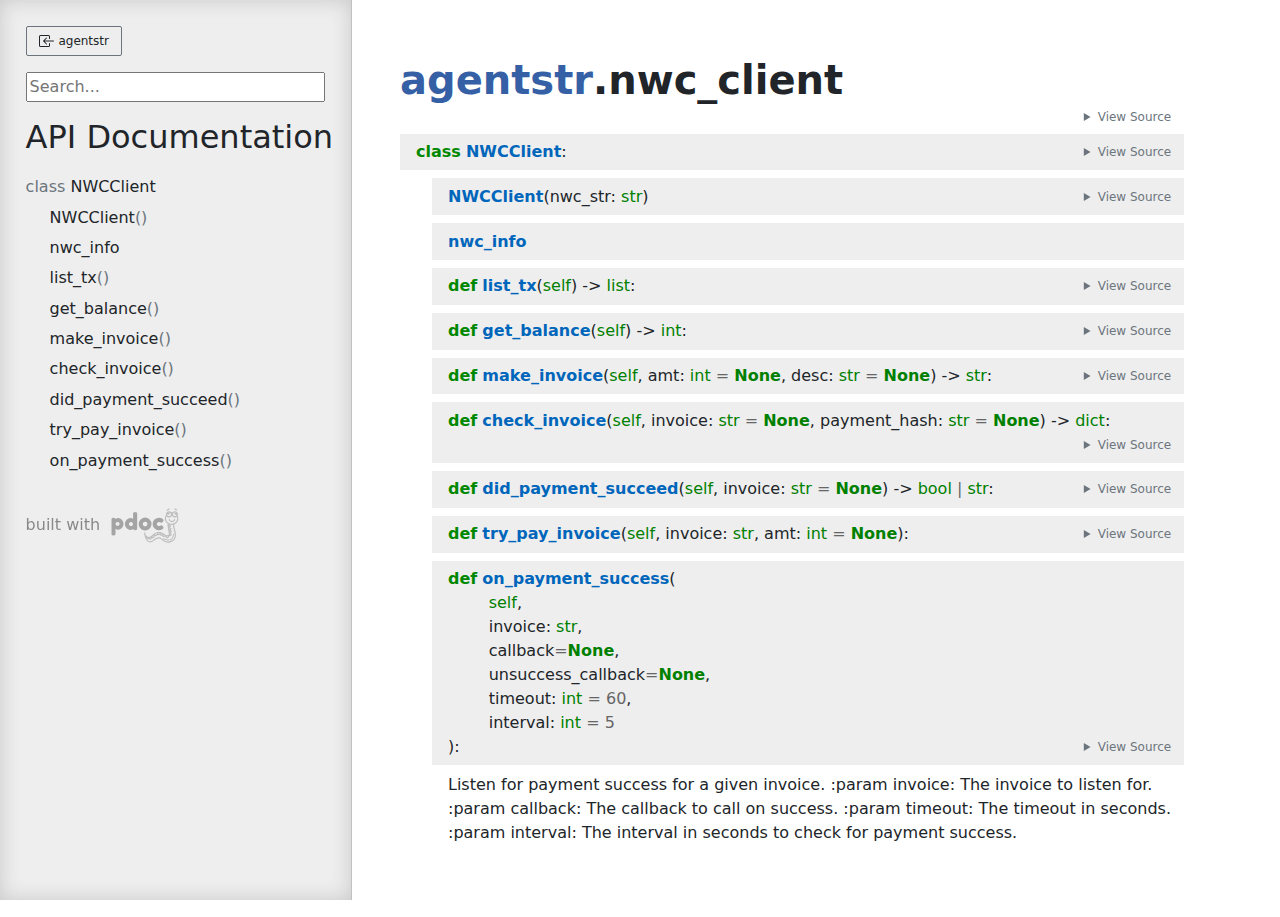
<file: docs/agentstr/nwc_client.html>
<!doctype html>
<html lang="en">
<head>
    <meta charset="utf-8">
    <meta name="viewport" content="width=device-width, initial-scale=1">
    <meta name="generator" content="pdoc 15.0.3"/>
    <title>agentstr.nwc_client API documentation</title>

    <style>/*! * Bootstrap Reboot v5.0.0 (https://getbootstrap.com/) * Copyright 2011-2021 The Bootstrap Authors * Copyright 2011-2021 Twitter, Inc. * Licensed under MIT (https://github.com/twbs/bootstrap/blob/main/LICENSE) * Forked from Normalize.css, licensed MIT (https://github.com/necolas/normalize.css/blob/master/LICENSE.md) */*,::after,::before{box-sizing:border-box}@media (prefers-reduced-motion:no-preference){:root{scroll-behavior:smooth}}body{margin:0;font-family:system-ui,-apple-system,"Segoe UI",Roboto,"Helvetica Neue",Arial,"Noto Sans","Liberation Sans",sans-serif,"Apple Color Emoji","Segoe UI Emoji","Segoe UI Symbol","Noto Color Emoji";font-size:1rem;font-weight:400;line-height:1.5;color:#212529;background-color:#fff;-webkit-text-size-adjust:100%;-webkit-tap-highlight-color:transparent}hr{margin:1rem 0;color:inherit;background-color:currentColor;border:0;opacity:.25}hr:not([size]){height:1px}h1,h2,h3,h4,h5,h6{margin-top:0;margin-bottom:.5rem;font-weight:500;line-height:1.2}h1{font-size:calc(1.375rem + 1.5vw)}@media (min-width:1200px){h1{font-size:2.5rem}}h2{font-size:calc(1.325rem + .9vw)}@media (min-width:1200px){h2{font-size:2rem}}h3{font-size:calc(1.3rem + .6vw)}@media (min-width:1200px){h3{font-size:1.75rem}}h4{font-size:calc(1.275rem + .3vw)}@media (min-width:1200px){h4{font-size:1.5rem}}h5{font-size:1.25rem}h6{font-size:1rem}p{margin-top:0;margin-bottom:1rem}abbr[data-bs-original-title],abbr[title]{-webkit-text-decoration:underline dotted;text-decoration:underline dotted;cursor:help;-webkit-text-decoration-skip-ink:none;text-decoration-skip-ink:none}address{margin-bottom:1rem;font-style:normal;line-height:inherit}ol,ul{padding-left:2rem}dl,ol,ul{margin-top:0;margin-bottom:1rem}ol ol,ol ul,ul ol,ul ul{margin-bottom:0}dt{font-weight:700}dd{margin-bottom:.5rem;margin-left:0}blockquote{margin:0 0 1rem}b,strong{font-weight:bolder}small{font-size:.875em}mark{padding:.2em;background-color:#fcf8e3}sub,sup{position:relative;font-size:.75em;line-height:0;vertical-align:baseline}sub{bottom:-.25em}sup{top:-.5em}a{color:#0d6efd;text-decoration:underline}a:hover{color:#0a58ca}a:not([href]):not([class]),a:not([href]):not([class]):hover{color:inherit;text-decoration:none}code,kbd,pre,samp{font-family:SFMono-Regular,Menlo,Monaco,Consolas,"Liberation Mono","Courier New",monospace;font-size:1em;direction:ltr;unicode-bidi:bidi-override}pre{display:block;margin-top:0;margin-bottom:1rem;overflow:auto;font-size:.875em}pre code{font-size:inherit;color:inherit;word-break:normal}code{font-size:.875em;color:#d63384;word-wrap:break-word}a>code{color:inherit}kbd{padding:.2rem .4rem;font-size:.875em;color:#fff;background-color:#212529;border-radius:.2rem}kbd kbd{padding:0;font-size:1em;font-weight:700}figure{margin:0 0 1rem}img,svg{vertical-align:middle}table{caption-side:bottom;border-collapse:collapse}caption{padding-top:.5rem;padding-bottom:.5rem;color:#6c757d;text-align:left}th{text-align:inherit;text-align:-webkit-match-parent}tbody,td,tfoot,th,thead,tr{border-color:inherit;border-style:solid;border-width:0}label{display:inline-block}button{border-radius:0}button:focus:not(:focus-visible){outline:0}button,input,optgroup,select,textarea{margin:0;font-family:inherit;font-size:inherit;line-height:inherit}button,select{text-transform:none}[role=button]{cursor:pointer}select{word-wrap:normal}select:disabled{opacity:1}[list]::-webkit-calendar-picker-indicator{display:none}[type=button],[type=reset],[type=submit],button{-webkit-appearance:button}[type=button]:not(:disabled),[type=reset]:not(:disabled),[type=submit]:not(:disabled),button:not(:disabled){cursor:pointer}::-moz-focus-inner{padding:0;border-style:none}textarea{resize:vertical}fieldset{min-width:0;padding:0;margin:0;border:0}legend{float:left;width:100%;padding:0;margin-bottom:.5rem;font-size:calc(1.275rem + .3vw);line-height:inherit}@media (min-width:1200px){legend{font-size:1.5rem}}legend+*{clear:left}::-webkit-datetime-edit-day-field,::-webkit-datetime-edit-fields-wrapper,::-webkit-datetime-edit-hour-field,::-webkit-datetime-edit-minute,::-webkit-datetime-edit-month-field,::-webkit-datetime-edit-text,::-webkit-datetime-edit-year-field{padding:0}::-webkit-inner-spin-button{height:auto}[type=search]{outline-offset:-2px;-webkit-appearance:textfield}::-webkit-search-decoration{-webkit-appearance:none}::-webkit-color-swatch-wrapper{padding:0}::file-selector-button{font:inherit}::-webkit-file-upload-button{font:inherit;-webkit-appearance:button}output{display:inline-block}iframe{border:0}summary{display:list-item;cursor:pointer}progress{vertical-align:baseline}[hidden]{display:none!important}</style>
    <style>/*! syntax-highlighting.css */pre{line-height:125%;}span.linenos{color:inherit; background-color:transparent; padding-left:5px; padding-right:20px;}.pdoc-code .hll{background-color:#ffffcc}.pdoc-code{background:#f8f8f8;}.pdoc-code .c{color:#3D7B7B; font-style:italic}.pdoc-code .err{border:1px solid #FF0000}.pdoc-code .k{color:#008000; font-weight:bold}.pdoc-code .o{color:#666666}.pdoc-code .ch{color:#3D7B7B; font-style:italic}.pdoc-code .cm{color:#3D7B7B; font-style:italic}.pdoc-code .cp{color:#9C6500}.pdoc-code .cpf{color:#3D7B7B; font-style:italic}.pdoc-code .c1{color:#3D7B7B; font-style:italic}.pdoc-code .cs{color:#3D7B7B; font-style:italic}.pdoc-code .gd{color:#A00000}.pdoc-code .ge{font-style:italic}.pdoc-code .gr{color:#E40000}.pdoc-code .gh{color:#000080; font-weight:bold}.pdoc-code .gi{color:#008400}.pdoc-code .go{color:#717171}.pdoc-code .gp{color:#000080; font-weight:bold}.pdoc-code .gs{font-weight:bold}.pdoc-code .gu{color:#800080; font-weight:bold}.pdoc-code .gt{color:#0044DD}.pdoc-code .kc{color:#008000; font-weight:bold}.pdoc-code .kd{color:#008000; font-weight:bold}.pdoc-code .kn{color:#008000; font-weight:bold}.pdoc-code .kp{color:#008000}.pdoc-code .kr{color:#008000; font-weight:bold}.pdoc-code .kt{color:#B00040}.pdoc-code .m{color:#666666}.pdoc-code .s{color:#BA2121}.pdoc-code .na{color:#687822}.pdoc-code .nb{color:#008000}.pdoc-code .nc{color:#0000FF; font-weight:bold}.pdoc-code .no{color:#880000}.pdoc-code .nd{color:#AA22FF}.pdoc-code .ni{color:#717171; font-weight:bold}.pdoc-code .ne{color:#CB3F38; font-weight:bold}.pdoc-code .nf{color:#0000FF}.pdoc-code .nl{color:#767600}.pdoc-code .nn{color:#0000FF; font-weight:bold}.pdoc-code .nt{color:#008000; font-weight:bold}.pdoc-code .nv{color:#19177C}.pdoc-code .ow{color:#AA22FF; font-weight:bold}.pdoc-code .w{color:#bbbbbb}.pdoc-code .mb{color:#666666}.pdoc-code .mf{color:#666666}.pdoc-code .mh{color:#666666}.pdoc-code .mi{color:#666666}.pdoc-code .mo{color:#666666}.pdoc-code .sa{color:#BA2121}.pdoc-code .sb{color:#BA2121}.pdoc-code .sc{color:#BA2121}.pdoc-code .dl{color:#BA2121}.pdoc-code .sd{color:#BA2121; font-style:italic}.pdoc-code .s2{color:#BA2121}.pdoc-code .se{color:#AA5D1F; font-weight:bold}.pdoc-code .sh{color:#BA2121}.pdoc-code .si{color:#A45A77; font-weight:bold}.pdoc-code .sx{color:#008000}.pdoc-code .sr{color:#A45A77}.pdoc-code .s1{color:#BA2121}.pdoc-code .ss{color:#19177C}.pdoc-code .bp{color:#008000}.pdoc-code .fm{color:#0000FF}.pdoc-code .vc{color:#19177C}.pdoc-code .vg{color:#19177C}.pdoc-code .vi{color:#19177C}.pdoc-code .vm{color:#19177C}.pdoc-code .il{color:#666666}</style>
    <style>/*! theme.css */:root{--pdoc-background:#fff;}.pdoc{--text:#212529;--muted:#6c757d;--link:#3660a5;--link-hover:#1659c5;--code:#f8f8f8;--active:#fff598;--accent:#eee;--accent2:#c1c1c1;--nav-hover:rgba(255, 255, 255, 0.5);--name:#0066BB;--def:#008800;--annotation:#007020;}</style>
    <style>/*! layout.css */html, body{width:100%;height:100%;}html, main{scroll-behavior:smooth;}body{background-color:var(--pdoc-background);}@media (max-width:769px){#navtoggle{cursor:pointer;position:absolute;width:50px;height:40px;top:1rem;right:1rem;border-color:var(--text);color:var(--text);display:flex;opacity:0.8;z-index:999;}#navtoggle:hover{opacity:1;}#togglestate + div{display:none;}#togglestate:checked + div{display:inherit;}main, header{padding:2rem 3vw;}header + main{margin-top:-3rem;}.git-button{display:none !important;}nav input[type="search"]{max-width:77%;}nav input[type="search"]:first-child{margin-top:-6px;}nav input[type="search"]:valid ~ *{display:none !important;}}@media (min-width:770px){:root{--sidebar-width:clamp(12.5rem, 28vw, 22rem);}nav{position:fixed;overflow:auto;height:100vh;width:var(--sidebar-width);}main, header{padding:3rem 2rem 3rem calc(var(--sidebar-width) + 3rem);width:calc(54rem + var(--sidebar-width));max-width:100%;}header + main{margin-top:-4rem;}#navtoggle{display:none;}}#togglestate{position:absolute;height:0;opacity:0;}nav.pdoc{--pad:clamp(0.5rem, 2vw, 1.75rem);--indent:1.5rem;background-color:var(--accent);border-right:1px solid var(--accent2);box-shadow:0 0 20px rgba(50, 50, 50, .2) inset;padding:0 0 0 var(--pad);overflow-wrap:anywhere;scrollbar-width:thin; scrollbar-color:var(--accent2) transparent; z-index:1}nav.pdoc::-webkit-scrollbar{width:.4rem; }nav.pdoc::-webkit-scrollbar-thumb{background-color:var(--accent2); }nav.pdoc > div{padding:var(--pad) 0;}nav.pdoc .module-list-button{display:inline-flex;align-items:center;color:var(--text);border-color:var(--muted);margin-bottom:1rem;}nav.pdoc .module-list-button:hover{border-color:var(--text);}nav.pdoc input[type=search]{display:block;outline-offset:0;width:calc(100% - var(--pad));}nav.pdoc .logo{max-width:calc(100% - var(--pad));max-height:35vh;display:block;margin:0 auto 1rem;transform:translate(calc(-.5 * var(--pad)), 0);}nav.pdoc ul{list-style:none;padding-left:0;}nav.pdoc > div > ul{margin-left:calc(0px - var(--pad));}nav.pdoc li a{padding:.2rem 0 .2rem calc(var(--pad) + var(--indent));}nav.pdoc > div > ul > li > a{padding-left:var(--pad);}nav.pdoc li{transition:all 100ms;}nav.pdoc li:hover{background-color:var(--nav-hover);}nav.pdoc a, nav.pdoc a:hover{color:var(--text);}nav.pdoc a{display:block;}nav.pdoc > h2:first-of-type{margin-top:1.5rem;}nav.pdoc .class:before{content:"class ";color:var(--muted);}nav.pdoc .function:after{content:"()";color:var(--muted);}nav.pdoc footer:before{content:"";display:block;width:calc(100% - var(--pad));border-top:solid var(--accent2) 1px;margin-top:1.5rem;padding-top:.5rem;}nav.pdoc footer{font-size:small;}</style>
    <style>/*! content.css */.pdoc{color:var(--text);box-sizing:border-box;line-height:1.5;background:none;}.pdoc .pdoc-button{cursor:pointer;display:inline-block;border:solid black 1px;border-radius:2px;font-size:.75rem;padding:calc(0.5em - 1px) 1em;transition:100ms all;}.pdoc .alert{padding:1rem 1rem 1rem calc(1.5rem + 24px);border:1px solid transparent;border-radius:.25rem;background-repeat:no-repeat;background-position:.75rem center;margin-bottom:1rem;}.pdoc .alert > em{display:none;}.pdoc .alert > *:last-child{margin-bottom:0;}.pdoc .alert.note{color:#084298;background-color:#cfe2ff;border-color:#b6d4fe;background-image:url("data:image/svg+xml,%3Csvg%20xmlns%3D%22http%3A//www.w3.org/2000/svg%22%20width%3D%2224%22%20height%3D%2224%22%20fill%3D%22%23084298%22%20viewBox%3D%220%200%2016%2016%22%3E%3Cpath%20d%3D%22M8%2016A8%208%200%201%200%208%200a8%208%200%200%200%200%2016zm.93-9.412-1%204.705c-.07.34.029.533.304.533.194%200%20.487-.07.686-.246l-.088.416c-.287.346-.92.598-1.465.598-.703%200-1.002-.422-.808-1.319l.738-3.468c.064-.293.006-.399-.287-.47l-.451-.081.082-.381%202.29-.287zM8%205.5a1%201%200%201%201%200-2%201%201%200%200%201%200%202z%22/%3E%3C/svg%3E");}.pdoc .alert.tip{color:#0a3622;background-color:#d1e7dd;border-color:#a3cfbb;background-image:url("data:image/svg+xml,%3Csvg%20xmlns%3D%22http%3A//www.w3.org/2000/svg%22%20width%3D%2224%22%20height%3D%2224%22%20fill%3D%22%230a3622%22%20viewBox%3D%220%200%2016%2016%22%3E%3Cpath%20d%3D%22M2%206a6%206%200%201%201%2010.174%204.31c-.203.196-.359.4-.453.619l-.762%201.769A.5.5%200%200%201%2010.5%2013a.5.5%200%200%201%200%201%20.5.5%200%200%201%200%201l-.224.447a1%201%200%200%201-.894.553H6.618a1%201%200%200%201-.894-.553L5.5%2015a.5.5%200%200%201%200-1%20.5.5%200%200%201%200-1%20.5.5%200%200%201-.46-.302l-.761-1.77a2%202%200%200%200-.453-.618A5.98%205.98%200%200%201%202%206m6-5a5%205%200%200%200-3.479%208.592c.263.254.514.564.676.941L5.83%2012h4.342l.632-1.467c.162-.377.413-.687.676-.941A5%205%200%200%200%208%201%22/%3E%3C/svg%3E");}.pdoc .alert.important{color:#055160;background-color:#cff4fc;border-color:#9eeaf9;background-image:url("data:image/svg+xml,%3Csvg%20xmlns%3D%22http%3A//www.w3.org/2000/svg%22%20width%3D%2224%22%20height%3D%2224%22%20fill%3D%22%23055160%22%20viewBox%3D%220%200%2016%2016%22%3E%3Cpath%20d%3D%22M2%200a2%202%200%200%200-2%202v12a2%202%200%200%200%202%202h12a2%202%200%200%200%202-2V2a2%202%200%200%200-2-2zm6%204c.535%200%20.954.462.9.995l-.35%203.507a.552.552%200%200%201-1.1%200L7.1%204.995A.905.905%200%200%201%208%204m.002%206a1%201%200%201%201%200%202%201%201%200%200%201%200-2%22/%3E%3C/svg%3E");}.pdoc .alert.warning{color:#664d03;background-color:#fff3cd;border-color:#ffecb5;background-image:url("data:image/svg+xml,%3Csvg%20xmlns%3D%22http%3A//www.w3.org/2000/svg%22%20width%3D%2224%22%20height%3D%2224%22%20fill%3D%22%23664d03%22%20viewBox%3D%220%200%2016%2016%22%3E%3Cpath%20d%3D%22M8.982%201.566a1.13%201.13%200%200%200-1.96%200L.165%2013.233c-.457.778.091%201.767.98%201.767h13.713c.889%200%201.438-.99.98-1.767L8.982%201.566zM8%205c.535%200%20.954.462.9.995l-.35%203.507a.552.552%200%200%201-1.1%200L7.1%205.995A.905.905%200%200%201%208%205zm.002%206a1%201%200%201%201%200%202%201%201%200%200%201%200-2z%22/%3E%3C/svg%3E");}.pdoc .alert.caution{color:#842029;background-color:#f8d7da;border-color:#f5c2c7;background-image:url("data:image/svg+xml,%3Csvg%20xmlns%3D%22http%3A//www.w3.org/2000/svg%22%20width%3D%2224%22%20height%3D%2224%22%20fill%3D%22%23842029%22%20viewBox%3D%220%200%2016%2016%22%3E%3Cpath%20d%3D%22M11.46.146A.5.5%200%200%200%2011.107%200H4.893a.5.5%200%200%200-.353.146L.146%204.54A.5.5%200%200%200%200%204.893v6.214a.5.5%200%200%200%20.146.353l4.394%204.394a.5.5%200%200%200%20.353.146h6.214a.5.5%200%200%200%20.353-.146l4.394-4.394a.5.5%200%200%200%20.146-.353V4.893a.5.5%200%200%200-.146-.353zM8%204c.535%200%20.954.462.9.995l-.35%203.507a.552.552%200%200%201-1.1%200L7.1%204.995A.905.905%200%200%201%208%204m.002%206a1%201%200%201%201%200%202%201%201%200%200%201%200-2%22/%3E%3C/svg%3E");}.pdoc .alert.danger{color:#842029;background-color:#f8d7da;border-color:#f5c2c7;background-image:url("data:image/svg+xml,%3Csvg%20xmlns%3D%22http%3A//www.w3.org/2000/svg%22%20width%3D%2224%22%20height%3D%2224%22%20fill%3D%22%23842029%22%20viewBox%3D%220%200%2016%2016%22%3E%3Cpath%20d%3D%22M5.52.359A.5.5%200%200%201%206%200h4a.5.5%200%200%201%20.474.658L8.694%206H12.5a.5.5%200%200%201%20.395.807l-7%209a.5.5%200%200%201-.873-.454L6.823%209.5H3.5a.5.5%200%200%201-.48-.641l2.5-8.5z%22/%3E%3C/svg%3E");}.pdoc .visually-hidden{position:absolute !important;width:1px !important;height:1px !important;padding:0 !important;margin:-1px !important;overflow:hidden !important;clip:rect(0, 0, 0, 0) !important;white-space:nowrap !important;border:0 !important;}.pdoc h1, .pdoc h2, .pdoc h3{font-weight:300;margin:.3em 0;padding:.2em 0;}.pdoc > section:not(.module-info) h1{font-size:1.5rem;font-weight:500;}.pdoc > section:not(.module-info) h2{font-size:1.4rem;font-weight:500;}.pdoc > section:not(.module-info) h3{font-size:1.3rem;font-weight:500;}.pdoc > section:not(.module-info) h4{font-size:1.2rem;}.pdoc > section:not(.module-info) h5{font-size:1.1rem;}.pdoc a{text-decoration:none;color:var(--link);}.pdoc a:hover{color:var(--link-hover);}.pdoc blockquote{margin-left:2rem;}.pdoc pre{border-top:1px solid var(--accent2);border-bottom:1px solid var(--accent2);margin-top:0;margin-bottom:1em;padding:.5rem 0 .5rem .5rem;overflow-x:auto;background-color:var(--code);}.pdoc code{color:var(--text);padding:.2em .4em;margin:0;font-size:85%;background-color:var(--accent);border-radius:6px;}.pdoc a > code{color:inherit;}.pdoc pre > code{display:inline-block;font-size:inherit;background:none;border:none;padding:0;}.pdoc > section:not(.module-info){margin-bottom:1.5rem;}.pdoc .modulename{margin-top:0;font-weight:bold;}.pdoc .modulename a{color:var(--link);transition:100ms all;}.pdoc .git-button{float:right;border:solid var(--link) 1px;}.pdoc .git-button:hover{background-color:var(--link);color:var(--pdoc-background);}.view-source-toggle-state,.view-source-toggle-state ~ .pdoc-code{display:none;}.view-source-toggle-state:checked ~ .pdoc-code{display:block;}.view-source-button{display:inline-block;float:right;font-size:.75rem;line-height:1.5rem;color:var(--muted);padding:0 .4rem 0 1.3rem;cursor:pointer;text-indent:-2px;}.view-source-button > span{visibility:hidden;}.module-info .view-source-button{float:none;display:flex;justify-content:flex-end;margin:-1.2rem .4rem -.2rem 0;}.view-source-button::before{position:absolute;content:"View Source";display:list-item;list-style-type:disclosure-closed;}.view-source-toggle-state:checked ~ .attr .view-source-button::before,.view-source-toggle-state:checked ~ .view-source-button::before{list-style-type:disclosure-open;}.pdoc .docstring{margin-bottom:1.5rem;}.pdoc section:not(.module-info) .docstring{margin-left:clamp(0rem, 5vw - 2rem, 1rem);}.pdoc .docstring .pdoc-code{margin-left:1em;margin-right:1em;}.pdoc h1:target,.pdoc h2:target,.pdoc h3:target,.pdoc h4:target,.pdoc h5:target,.pdoc h6:target,.pdoc .pdoc-code > pre > span:target{background-color:var(--active);box-shadow:-1rem 0 0 0 var(--active);}.pdoc .pdoc-code > pre > span:target{display:block;}.pdoc div:target > .attr,.pdoc section:target > .attr,.pdoc dd:target > a{background-color:var(--active);}.pdoc *{scroll-margin:2rem;}.pdoc .pdoc-code .linenos{user-select:none;}.pdoc .attr:hover{filter:contrast(0.95);}.pdoc section, .pdoc .classattr{position:relative;}.pdoc .headerlink{--width:clamp(1rem, 3vw, 2rem);position:absolute;top:0;left:calc(0rem - var(--width));transition:all 100ms ease-in-out;opacity:0;}.pdoc .headerlink::before{content:"#";display:block;text-align:center;width:var(--width);height:2.3rem;line-height:2.3rem;font-size:1.5rem;}.pdoc .attr:hover ~ .headerlink,.pdoc *:target > .headerlink,.pdoc .headerlink:hover{opacity:1;}.pdoc .attr{display:block;margin:.5rem 0 .5rem;padding:.4rem .4rem .4rem 1rem;background-color:var(--accent);overflow-x:auto;}.pdoc .classattr{margin-left:2rem;}.pdoc .decorator-deprecated{color:#842029;}.pdoc .decorator-deprecated ~ span{filter:grayscale(1) opacity(0.8);}.pdoc .name{color:var(--name);font-weight:bold;}.pdoc .def{color:var(--def);font-weight:bold;}.pdoc .signature{background-color:transparent;}.pdoc .param, .pdoc .return-annotation{white-space:pre;}.pdoc .signature.multiline .param{display:block;}.pdoc .signature.condensed .param{display:inline-block;}.pdoc .annotation{color:var(--annotation);}.pdoc .view-value-toggle-state,.pdoc .view-value-toggle-state ~ .default_value{display:none;}.pdoc .view-value-toggle-state:checked ~ .default_value{display:inherit;}.pdoc .view-value-button{font-size:.5rem;vertical-align:middle;border-style:dashed;margin-top:-0.1rem;}.pdoc .view-value-button:hover{background:white;}.pdoc .view-value-button::before{content:"show";text-align:center;width:2.2em;display:inline-block;}.pdoc .view-value-toggle-state:checked ~ .view-value-button::before{content:"hide";}.pdoc .inherited{margin-left:2rem;}.pdoc .inherited dt{font-weight:700;}.pdoc .inherited dt, .pdoc .inherited dd{display:inline;margin-left:0;margin-bottom:.5rem;}.pdoc .inherited dd:not(:last-child):after{content:", ";}.pdoc .inherited .class:before{content:"class ";}.pdoc .inherited .function a:after{content:"()";}.pdoc .search-result .docstring{overflow:auto;max-height:25vh;}.pdoc .search-result.focused > .attr{background-color:var(--active);}.pdoc .attribution{margin-top:2rem;display:block;opacity:0.5;transition:all 200ms;filter:grayscale(100%);}.pdoc .attribution:hover{opacity:1;filter:grayscale(0%);}.pdoc .attribution img{margin-left:5px;height:35px;vertical-align:middle;width:70px;transition:all 200ms;}.pdoc table{display:block;width:max-content;max-width:100%;overflow:auto;margin-bottom:1rem;}.pdoc table th{font-weight:600;}.pdoc table th, .pdoc table td{padding:6px 13px;border:1px solid var(--accent2);}</style>
    <style>/*! custom.css */</style></head>
<body>
    <nav class="pdoc">
        <label id="navtoggle" for="togglestate" class="pdoc-button"><svg xmlns='http://www.w3.org/2000/svg' viewBox='0 0 30 30'><path stroke-linecap='round' stroke="currentColor" stroke-miterlimit='10' stroke-width='2' d='M4 7h22M4 15h22M4 23h22'/></svg></label>
        <input id="togglestate" type="checkbox" aria-hidden="true" tabindex="-1">
        <div>            <a class="pdoc-button module-list-button" href="../agentstr.html">
<svg xmlns="http://www.w3.org/2000/svg" width="16" height="16" fill="currentColor" class="bi bi-box-arrow-in-left" viewBox="0 0 16 16">
  <path fill-rule="evenodd" d="M10 3.5a.5.5 0 0 0-.5-.5h-8a.5.5 0 0 0-.5.5v9a.5.5 0 0 0 .5.5h8a.5.5 0 0 0 .5-.5v-2a.5.5 0 0 1 1 0v2A1.5 1.5 0 0 1 9.5 14h-8A1.5 1.5 0 0 1 0 12.5v-9A1.5 1.5 0 0 1 1.5 2h8A1.5 1.5 0 0 1 11 3.5v2a.5.5 0 0 1-1 0v-2z"/>
  <path fill-rule="evenodd" d="M4.146 8.354a.5.5 0 0 1 0-.708l3-3a.5.5 0 1 1 .708.708L5.707 7.5H14.5a.5.5 0 0 1 0 1H5.707l2.147 2.146a.5.5 0 0 1-.708.708l-3-3z"/>
</svg>                &nbsp;agentstr</a>


            <input type="search" placeholder="Search..." role="searchbox" aria-label="search"
                   pattern=".+" required>



            <h2>API Documentation</h2>
                <ul class="memberlist">
            <li>
                    <a class="class" href="#NWCClient">NWCClient</a>
                            <ul class="memberlist">
                        <li>
                                <a class="function" href="#NWCClient.__init__">NWCClient</a>
                        </li>
                        <li>
                                <a class="variable" href="#NWCClient.nwc_info">nwc_info</a>
                        </li>
                        <li>
                                <a class="function" href="#NWCClient.list_tx">list_tx</a>
                        </li>
                        <li>
                                <a class="function" href="#NWCClient.get_balance">get_balance</a>
                        </li>
                        <li>
                                <a class="function" href="#NWCClient.make_invoice">make_invoice</a>
                        </li>
                        <li>
                                <a class="function" href="#NWCClient.check_invoice">check_invoice</a>
                        </li>
                        <li>
                                <a class="function" href="#NWCClient.did_payment_succeed">did_payment_succeed</a>
                        </li>
                        <li>
                                <a class="function" href="#NWCClient.try_pay_invoice">try_pay_invoice</a>
                        </li>
                        <li>
                                <a class="function" href="#NWCClient.on_payment_success">on_payment_success</a>
                        </li>
                </ul>

            </li>
    </ul>



        <a class="attribution" title="pdoc: Python API documentation generator" href="https://pdoc.dev" target="_blank">
            built with <span class="visually-hidden">pdoc</span><img
                alt="pdoc logo"
                src="data:image/svg+xml,%3Csvg%20xmlns%3D%22http%3A//www.w3.org/2000/svg%22%20role%3D%22img%22%20aria-label%3D%22pdoc%20logo%22%20width%3D%22300%22%20height%3D%22150%22%20viewBox%3D%22-1%200%2060%2030%22%3E%3Ctitle%3Epdoc%3C/title%3E%3Cpath%20d%3D%22M29.621%2021.293c-.011-.273-.214-.475-.511-.481a.5.5%200%200%200-.489.503l-.044%201.393c-.097.551-.695%201.215-1.566%201.704-.577.428-1.306.486-2.193.182-1.426-.617-2.467-1.654-3.304-2.487l-.173-.172a3.43%203.43%200%200%200-.365-.306.49.49%200%200%200-.286-.196c-1.718-1.06-4.931-1.47-7.353.191l-.219.15c-1.707%201.187-3.413%202.131-4.328%201.03-.02-.027-.49-.685-.141-1.763.233-.721.546-2.408.772-4.076.042-.09.067-.187.046-.288.166-1.347.277-2.625.241-3.351%201.378-1.008%202.271-2.586%202.271-4.362%200-.976-.272-1.935-.788-2.774-.057-.094-.122-.18-.184-.268.033-.167.052-.339.052-.516%200-1.477-1.202-2.679-2.679-2.679-.791%200-1.496.352-1.987.9a6.3%206.3%200%200%200-1.001.029c-.492-.564-1.207-.929-2.012-.929-1.477%200-2.679%201.202-2.679%202.679A2.65%202.65%200%200%200%20.97%206.554c-.383.747-.595%201.572-.595%202.41%200%202.311%201.507%204.29%203.635%205.107-.037.699-.147%202.27-.423%203.294l-.137.461c-.622%202.042-2.515%208.257%201.727%2010.643%201.614.908%203.06%201.248%204.317%201.248%202.665%200%204.492-1.524%205.322-2.401%201.476-1.559%202.886-1.854%206.491.82%201.877%201.393%203.514%201.753%204.861%201.068%202.223-1.713%202.811-3.867%203.399-6.374.077-.846.056-1.469.054-1.537zm-4.835%204.313c-.054.305-.156.586-.242.629-.034-.007-.131-.022-.307-.157-.145-.111-.314-.478-.456-.908.221.121.432.25.675.355.115.039.219.051.33.081zm-2.251-1.238c-.05.33-.158.648-.252.694-.022.001-.125-.018-.307-.157-.217-.166-.488-.906-.639-1.573.358.344.754.693%201.198%201.036zm-3.887-2.337c-.006-.116-.018-.231-.041-.342.635.145%201.189.368%201.599.625.097.231.166.481.174.642-.03.049-.055.101-.067.158-.046.013-.128.026-.298.004-.278-.037-.901-.57-1.367-1.087zm-1.127-.497c.116.306.176.625.12.71-.019.014-.117.045-.345.016-.206-.027-.604-.332-.986-.695.41-.051.816-.056%201.211-.031zm-4.535%201.535c.209.22.379.47.358.598-.006.041-.088.138-.351.234-.144.055-.539-.063-.979-.259a11.66%2011.66%200%200%200%20.972-.573zm.983-.664c.359-.237.738-.418%201.126-.554.25.237.479.548.457.694-.006.042-.087.138-.351.235-.174.064-.694-.105-1.232-.375zm-3.381%201.794c-.022.145-.061.29-.149.401-.133.166-.358.248-.69.251h-.002c-.133%200-.306-.26-.45-.621.417.091.854.07%201.291-.031zm-2.066-8.077a4.78%204.78%200%200%201-.775-.584c.172-.115.505-.254.88-.378l-.105.962zm-.331%202.302a10.32%2010.32%200%200%201-.828-.502c.202-.143.576-.328.984-.49l-.156.992zm-.45%202.157l-.701-.403c.214-.115.536-.249.891-.376a11.57%2011.57%200%200%201-.19.779zm-.181%201.716c.064.398.194.702.298.893-.194-.051-.435-.162-.736-.398.061-.119.224-.3.438-.495zM8.87%204.141c0%20.152-.123.276-.276.276s-.275-.124-.275-.276.123-.276.276-.276.275.124.275.276zm-.735-.389a1.15%201.15%200%200%200-.314.783%201.16%201.16%200%200%200%201.162%201.162c.457%200%20.842-.27%201.032-.653.026.117.042.238.042.362a1.68%201.68%200%200%201-1.679%201.679%201.68%201.68%200%200%201-1.679-1.679c0-.843.626-1.535%201.436-1.654zM5.059%205.406A1.68%201.68%200%200%201%203.38%207.085a1.68%201.68%200%200%201-1.679-1.679c0-.037.009-.072.011-.109.21.3.541.508.935.508a1.16%201.16%200%200%200%201.162-1.162%201.14%201.14%200%200%200-.474-.912c.015%200%20.03-.005.045-.005.926.001%201.679.754%201.679%201.68zM3.198%204.141c0%20.152-.123.276-.276.276s-.275-.124-.275-.276.123-.276.276-.276.275.124.275.276zM1.375%208.964c0-.52.103-1.035.288-1.52.466.394%201.06.64%201.717.64%201.144%200%202.116-.725%202.499-1.738.383%201.012%201.355%201.738%202.499%201.738.867%200%201.631-.421%202.121-1.062.307.605.478%201.267.478%201.942%200%202.486-2.153%204.51-4.801%204.51s-4.801-2.023-4.801-4.51zm24.342%2019.349c-.985.498-2.267.168-3.813-.979-3.073-2.281-5.453-3.199-7.813-.705-1.315%201.391-4.163%203.365-8.423.97-3.174-1.786-2.239-6.266-1.261-9.479l.146-.492c.276-1.02.395-2.457.444-3.268a6.11%206.11%200%200%200%201.18.115%206.01%206.01%200%200%200%202.536-.562l-.006.175c-.802.215-1.848.612-2.021%201.25-.079.295.021.601.274.837.219.203.415.364.598.501-.667.304-1.243.698-1.311%201.179-.02.144-.022.507.393.787.213.144.395.26.564.365-1.285.521-1.361.96-1.381%201.126-.018.142-.011.496.427.746l.854.489c-.473.389-.971.914-.999%201.429-.018.278.095.532.316.713.675.556%201.231.721%201.653.721.059%200%20.104-.014.158-.02.207.707.641%201.64%201.513%201.64h.013c.8-.008%201.236-.345%201.462-.626.173-.216.268-.457.325-.692.424.195.93.374%201.372.374.151%200%20.294-.021.423-.068.732-.27.944-.704.993-1.021.009-.061.003-.119.002-.179.266.086.538.147.789.147.15%200%20.294-.021.423-.069.542-.2.797-.489.914-.754.237.147.478.258.704.288.106.014.205.021.296.021.356%200%20.595-.101.767-.229.438.435%201.094.992%201.656%201.067.106.014.205.021.296.021a1.56%201.56%200%200%200%20.323-.035c.17.575.453%201.289.866%201.605.358.273.665.362.914.362a.99.99%200%200%200%20.421-.093%201.03%201.03%200%200%200%20.245-.164c.168.428.39.846.68%201.068.358.273.665.362.913.362a.99.99%200%200%200%20.421-.093c.317-.148.512-.448.639-.762.251.157.495.257.726.257.127%200%20.25-.024.37-.071.427-.17.706-.617.841-1.314.022-.015.047-.022.068-.038.067-.051.133-.104.196-.159-.443%201.486-1.107%202.761-2.086%203.257zM8.66%209.925a.5.5%200%201%200-1%200c0%20.653-.818%201.205-1.787%201.205s-1.787-.552-1.787-1.205a.5.5%200%201%200-1%200c0%201.216%201.25%202.205%202.787%202.205s2.787-.989%202.787-2.205zm4.4%2015.965l-.208.097c-2.661%201.258-4.708%201.436-6.086.527-1.542-1.017-1.88-3.19-1.844-4.198a.4.4%200%200%200-.385-.414c-.242-.029-.406.164-.414.385-.046%201.249.367%203.686%202.202%204.896.708.467%201.547.7%202.51.7%201.248%200%202.706-.392%204.362-1.174l.185-.086a.4.4%200%200%200%20.205-.527c-.089-.204-.326-.291-.527-.206zM9.547%202.292c.093.077.205.114.317.114a.5.5%200%200%200%20.318-.886L8.817.397a.5.5%200%200%200-.703.068.5.5%200%200%200%20.069.703l1.364%201.124zm-7.661-.065c.086%200%20.173-.022.253-.068l1.523-.893a.5.5%200%200%200-.506-.863l-1.523.892a.5.5%200%200%200-.179.685c.094.158.261.247.432.247z%22%20transform%3D%22matrix%28-1%200%200%201%2058%200%29%22%20fill%3D%22%233bb300%22/%3E%3Cpath%20d%3D%22M.3%2021.86V10.18q0-.46.02-.68.04-.22.18-.5.28-.54%201.34-.54%201.06%200%201.42.28.38.26.44.78.76-1.04%202.38-1.04%201.64%200%203.1%201.54%201.46%201.54%201.46%203.58%200%202.04-1.46%203.58-1.44%201.54-3.08%201.54-1.64%200-2.38-.92v4.04q0%20.46-.04.68-.02.22-.18.5-.14.3-.5.42-.36.12-.98.12-.62%200-1-.12-.36-.12-.52-.4-.14-.28-.18-.5-.02-.22-.02-.68zm3.96-9.42q-.46.54-.46%201.18%200%20.64.46%201.18.48.52%201.2.52.74%200%201.24-.52.52-.52.52-1.18%200-.66-.48-1.18-.48-.54-1.26-.54-.76%200-1.22.54zm14.741-8.36q.16-.3.54-.42.38-.12%201-.12.64%200%201.02.12.38.12.52.42.16.3.18.54.04.22.04.68v11.94q0%20.46-.04.7-.02.22-.18.5-.3.54-1.7.54-1.38%200-1.54-.98-.84.96-2.34.96-1.8%200-3.28-1.56-1.48-1.58-1.48-3.66%200-2.1%201.48-3.68%201.5-1.58%203.28-1.58%201.48%200%202.3%201v-4.2q0-.46.02-.68.04-.24.18-.52zm-3.24%2010.86q.52.54%201.26.54.74%200%201.22-.54.5-.54.5-1.18%200-.66-.48-1.22-.46-.56-1.26-.56-.8%200-1.28.56-.48.54-.48%201.2%200%20.66.52%201.2zm7.833-1.2q0-2.4%201.68-3.96%201.68-1.56%203.84-1.56%202.16%200%203.82%201.56%201.66%201.54%201.66%203.94%200%201.66-.86%202.96-.86%201.28-2.1%201.9-1.22.6-2.54.6-1.32%200-2.56-.64-1.24-.66-2.1-1.92-.84-1.28-.84-2.88zm4.18%201.44q.64.48%201.3.48.66%200%201.32-.5.66-.5.66-1.48%200-.98-.62-1.46-.62-.48-1.34-.48-.72%200-1.34.5-.62.5-.62%201.48%200%20.96.64%201.46zm11.412-1.44q0%20.84.56%201.32.56.46%201.18.46.64%200%201.18-.36.56-.38.9-.38.6%200%201.46%201.06.46.58.46%201.04%200%20.76-1.1%201.42-1.14.8-2.8.8-1.86%200-3.58-1.34-.82-.64-1.34-1.7-.52-1.08-.52-2.36%200-1.3.52-2.34.52-1.06%201.34-1.7%201.66-1.32%203.54-1.32.76%200%201.48.22.72.2%201.06.4l.32.2q.36.24.56.38.52.4.52.92%200%20.5-.42%201.14-.72%201.1-1.38%201.1-.38%200-1.08-.44-.36-.34-1.04-.34-.66%200-1.24.48-.58.48-.58%201.34z%22%20fill%3D%22green%22/%3E%3C/svg%3E"/>
        </a>
</div>
    </nav>
    <main class="pdoc">
            <section class="module-info">
                    <h1 class="modulename">
<a href="./../agentstr.html">agentstr</a><wbr>.nwc_client    </h1>

                
                        <input id="mod-nwc_client-view-source" class="view-source-toggle-state" type="checkbox" aria-hidden="true" tabindex="-1">

                        <label class="view-source-button" for="mod-nwc_client-view-source"><span>View Source</span></label>

                        <div class="pdoc-code codehilite"><pre><span></span><span id="L-1"><a href="#L-1"><span class="linenos"> 1</span></a><span class="kn">from</span><span class="w"> </span><span class="nn">agentstr.nwc</span><span class="w"> </span><span class="kn">import</span> <span class="n">processNWCstring</span><span class="p">,</span> <span class="n">tryToPayInvoice</span><span class="p">,</span> <span class="n">listTx</span><span class="p">,</span> <span class="n">getBalance</span><span class="p">,</span> <span class="n">makeInvoice</span><span class="p">,</span> <span class="n">checkInvoice</span>
</span><span id="L-2"><a href="#L-2"><span class="linenos"> 2</span></a><span class="kn">from</span><span class="w"> </span><span class="nn">bolt11.decode</span><span class="w"> </span><span class="kn">import</span> <span class="n">decode</span>
</span><span id="L-3"><a href="#L-3"><span class="linenos"> 3</span></a><span class="kn">import</span><span class="w"> </span><span class="nn">time</span>
</span><span id="L-4"><a href="#L-4"><span class="linenos"> 4</span></a>
</span><span id="L-5"><a href="#L-5"><span class="linenos"> 5</span></a>
</span><span id="L-6"><a href="#L-6"><span class="linenos"> 6</span></a><span class="k">class</span><span class="w"> </span><span class="nc">NWCClient</span><span class="p">(</span><span class="nb">object</span><span class="p">):</span>
</span><span id="L-7"><a href="#L-7"><span class="linenos"> 7</span></a>    <span class="k">def</span><span class="w"> </span><span class="fm">__init__</span><span class="p">(</span><span class="bp">self</span><span class="p">,</span> <span class="n">nwc_str</span><span class="p">:</span> <span class="nb">str</span><span class="p">):</span>
</span><span id="L-8"><a href="#L-8"><span class="linenos"> 8</span></a>        <span class="bp">self</span><span class="o">.</span><span class="n">nwc_info</span> <span class="o">=</span> <span class="n">processNWCstring</span><span class="p">(</span><span class="n">nwc_str</span><span class="p">)</span>
</span><span id="L-9"><a href="#L-9"><span class="linenos"> 9</span></a>
</span><span id="L-10"><a href="#L-10"><span class="linenos">10</span></a>    <span class="k">def</span><span class="w"> </span><span class="nf">list_tx</span><span class="p">(</span><span class="bp">self</span><span class="p">)</span> <span class="o">-&gt;</span> <span class="nb">list</span><span class="p">:</span>
</span><span id="L-11"><a href="#L-11"><span class="linenos">11</span></a>        <span class="k">return</span> <span class="n">listTx</span><span class="p">(</span><span class="bp">self</span><span class="o">.</span><span class="n">nwc_info</span><span class="p">)[</span><span class="s1">&#39;result&#39;</span><span class="p">][</span><span class="s1">&#39;transactions&#39;</span><span class="p">]</span>
</span><span id="L-12"><a href="#L-12"><span class="linenos">12</span></a>
</span><span id="L-13"><a href="#L-13"><span class="linenos">13</span></a>    <span class="k">def</span><span class="w"> </span><span class="nf">get_balance</span><span class="p">(</span><span class="bp">self</span><span class="p">)</span> <span class="o">-&gt;</span> <span class="nb">int</span><span class="p">:</span>
</span><span id="L-14"><a href="#L-14"><span class="linenos">14</span></a>        <span class="k">return</span> <span class="n">getBalance</span><span class="p">(</span><span class="bp">self</span><span class="o">.</span><span class="n">nwc_info</span><span class="p">)[</span><span class="s1">&#39;result&#39;</span><span class="p">][</span><span class="s1">&#39;balance&#39;</span><span class="p">]</span>
</span><span id="L-15"><a href="#L-15"><span class="linenos">15</span></a>
</span><span id="L-16"><a href="#L-16"><span class="linenos">16</span></a>    <span class="k">def</span><span class="w"> </span><span class="nf">make_invoice</span><span class="p">(</span><span class="bp">self</span><span class="p">,</span> <span class="n">amt</span><span class="p">:</span> <span class="nb">int</span> <span class="o">=</span> <span class="kc">None</span><span class="p">,</span> <span class="n">desc</span><span class="p">:</span> <span class="nb">str</span> <span class="o">=</span> <span class="kc">None</span><span class="p">)</span> <span class="o">-&gt;</span> <span class="nb">str</span><span class="p">:</span>
</span><span id="L-17"><a href="#L-17"><span class="linenos">17</span></a>        <span class="k">return</span> <span class="n">makeInvoice</span><span class="p">(</span><span class="bp">self</span><span class="o">.</span><span class="n">nwc_info</span><span class="p">,</span> <span class="n">amt</span><span class="o">=</span><span class="n">amt</span><span class="p">,</span> <span class="n">desc</span><span class="o">=</span><span class="n">desc</span><span class="p">)[</span><span class="s1">&#39;result&#39;</span><span class="p">][</span><span class="s1">&#39;invoice&#39;</span><span class="p">]</span>
</span><span id="L-18"><a href="#L-18"><span class="linenos">18</span></a>
</span><span id="L-19"><a href="#L-19"><span class="linenos">19</span></a>    <span class="k">def</span><span class="w"> </span><span class="nf">check_invoice</span><span class="p">(</span><span class="bp">self</span><span class="p">,</span> <span class="n">invoice</span><span class="p">:</span> <span class="nb">str</span> <span class="o">=</span> <span class="kc">None</span><span class="p">,</span> <span class="n">payment_hash</span><span class="p">:</span> <span class="nb">str</span> <span class="o">=</span> <span class="kc">None</span><span class="p">)</span> <span class="o">-&gt;</span> <span class="nb">dict</span><span class="p">:</span>
</span><span id="L-20"><a href="#L-20"><span class="linenos">20</span></a>        <span class="k">return</span> <span class="n">checkInvoice</span><span class="p">(</span><span class="bp">self</span><span class="o">.</span><span class="n">nwc_info</span><span class="p">,</span> <span class="n">invoice</span><span class="o">=</span><span class="n">invoice</span><span class="p">,</span> <span class="n">payment_hash</span><span class="o">=</span><span class="n">payment_hash</span><span class="p">)</span>
</span><span id="L-21"><a href="#L-21"><span class="linenos">21</span></a>
</span><span id="L-22"><a href="#L-22"><span class="linenos">22</span></a>    <span class="k">def</span><span class="w"> </span><span class="nf">did_payment_succeed</span><span class="p">(</span><span class="bp">self</span><span class="p">,</span> <span class="n">invoice</span><span class="p">:</span> <span class="nb">str</span> <span class="o">=</span> <span class="kc">None</span><span class="p">)</span> <span class="o">-&gt;</span> <span class="nb">bool</span> <span class="o">|</span> <span class="nb">str</span><span class="p">:</span>
</span><span id="L-23"><a href="#L-23"><span class="linenos">23</span></a>        <span class="k">return</span> <span class="bp">self</span><span class="o">.</span><span class="n">check_invoice</span><span class="p">(</span><span class="n">invoice</span><span class="o">=</span><span class="n">invoice</span><span class="p">)</span><span class="o">.</span><span class="n">get</span><span class="p">(</span><span class="s1">&#39;result&#39;</span><span class="p">,</span> <span class="p">{})</span><span class="o">.</span><span class="n">get</span><span class="p">(</span><span class="s1">&#39;settled_at&#39;</span><span class="p">)</span> <span class="ow">or</span> <span class="mi">0</span> <span class="o">&gt;</span> <span class="mi">0</span>
</span><span id="L-24"><a href="#L-24"><span class="linenos">24</span></a>
</span><span id="L-25"><a href="#L-25"><span class="linenos">25</span></a>    <span class="k">def</span><span class="w"> </span><span class="nf">try_pay_invoice</span><span class="p">(</span><span class="bp">self</span><span class="p">,</span> <span class="n">invoice</span><span class="p">:</span> <span class="nb">str</span><span class="p">,</span> <span class="n">amt</span><span class="p">:</span> <span class="nb">int</span> <span class="o">=</span> <span class="kc">None</span><span class="p">):</span>
</span><span id="L-26"><a href="#L-26"><span class="linenos">26</span></a>        <span class="n">decoded</span> <span class="o">=</span> <span class="n">decode</span><span class="p">(</span><span class="n">invoice</span><span class="p">)</span>
</span><span id="L-27"><a href="#L-27"><span class="linenos">27</span></a>        <span class="k">if</span> <span class="n">decoded</span><span class="o">.</span><span class="n">amount_msat</span> <span class="ow">and</span> <span class="n">amt</span><span class="p">:</span>
</span><span id="L-28"><a href="#L-28"><span class="linenos">28</span></a>            <span class="k">if</span> <span class="n">decoded</span><span class="o">.</span><span class="n">amount_msat</span> <span class="o">!=</span> <span class="n">amt</span> <span class="o">*</span> <span class="mi">1000</span><span class="p">:</span>  <span class="c1"># convert to msats</span>
</span><span id="L-29"><a href="#L-29"><span class="linenos">29</span></a>                <span class="k">raise</span> <span class="ne">RuntimeError</span><span class="p">(</span><span class="sa">f</span><span class="s1">&#39;Amount in invoice [</span><span class="si">{</span><span class="n">decoded</span><span class="o">.</span><span class="n">amount_msat</span><span class="si">}</span><span class="s1">] does not match amount provided [</span><span class="si">{</span><span class="n">amt</span><span class="si">}</span><span class="s1">]&#39;</span><span class="p">)</span>
</span><span id="L-30"><a href="#L-30"><span class="linenos">30</span></a>        <span class="k">elif</span> <span class="ow">not</span> <span class="n">decoded</span><span class="o">.</span><span class="n">amount_msat</span> <span class="ow">and</span> <span class="ow">not</span> <span class="n">amt</span><span class="p">:</span>
</span><span id="L-31"><a href="#L-31"><span class="linenos">31</span></a>            <span class="k">raise</span> <span class="ne">RuntimeError</span><span class="p">(</span><span class="s1">&#39;No amount provided in invoice and no amount provided to pay&#39;</span><span class="p">)</span>
</span><span id="L-32"><a href="#L-32"><span class="linenos">32</span></a>        <span class="n">tryToPayInvoice</span><span class="p">(</span><span class="bp">self</span><span class="o">.</span><span class="n">nwc_info</span><span class="p">,</span> <span class="n">invoice</span><span class="o">=</span><span class="n">invoice</span><span class="p">,</span> <span class="n">amnt</span><span class="o">=</span><span class="n">amt</span><span class="p">)</span>
</span><span id="L-33"><a href="#L-33"><span class="linenos">33</span></a>
</span><span id="L-34"><a href="#L-34"><span class="linenos">34</span></a>    <span class="k">def</span><span class="w"> </span><span class="nf">on_payment_success</span><span class="p">(</span><span class="bp">self</span><span class="p">,</span> <span class="n">invoice</span><span class="p">:</span> <span class="nb">str</span><span class="p">,</span> <span class="n">callback</span><span class="o">=</span><span class="kc">None</span><span class="p">,</span> <span class="n">unsuccess_callback</span><span class="o">=</span><span class="kc">None</span><span class="p">,</span> <span class="n">timeout</span><span class="p">:</span> <span class="nb">int</span> <span class="o">=</span> <span class="mi">60</span><span class="p">,</span> <span class="n">interval</span><span class="p">:</span> <span class="nb">int</span> <span class="o">=</span> <span class="mi">5</span><span class="p">):</span>
</span><span id="L-35"><a href="#L-35"><span class="linenos">35</span></a><span class="w">        </span><span class="sd">&quot;&quot;&quot;</span>
</span><span id="L-36"><a href="#L-36"><span class="linenos">36</span></a><span class="sd">        Listen for payment success for a given invoice.</span>
</span><span id="L-37"><a href="#L-37"><span class="linenos">37</span></a><span class="sd">        :param invoice: The invoice to listen for.</span>
</span><span id="L-38"><a href="#L-38"><span class="linenos">38</span></a><span class="sd">        :param callback: The callback to call on success.</span>
</span><span id="L-39"><a href="#L-39"><span class="linenos">39</span></a><span class="sd">        :param timeout: The timeout in seconds.</span>
</span><span id="L-40"><a href="#L-40"><span class="linenos">40</span></a><span class="sd">        :param interval: The interval in seconds to check for payment success.</span>
</span><span id="L-41"><a href="#L-41"><span class="linenos">41</span></a><span class="sd">        &quot;&quot;&quot;</span>
</span><span id="L-42"><a href="#L-42"><span class="linenos">42</span></a>        <span class="n">start_time</span> <span class="o">=</span> <span class="n">time</span><span class="o">.</span><span class="n">time</span><span class="p">()</span>
</span><span id="L-43"><a href="#L-43"><span class="linenos">43</span></a>        <span class="n">success</span> <span class="o">=</span> <span class="kc">False</span>
</span><span id="L-44"><a href="#L-44"><span class="linenos">44</span></a>        <span class="k">while</span> <span class="kc">True</span><span class="p">:</span>
</span><span id="L-45"><a href="#L-45"><span class="linenos">45</span></a>            <span class="k">if</span> <span class="bp">self</span><span class="o">.</span><span class="n">did_payment_succeed</span><span class="p">(</span><span class="n">invoice</span><span class="p">):</span>
</span><span id="L-46"><a href="#L-46"><span class="linenos">46</span></a>                <span class="n">success</span> <span class="o">=</span> <span class="kc">True</span>
</span><span id="L-47"><a href="#L-47"><span class="linenos">47</span></a>                <span class="k">if</span> <span class="n">callback</span><span class="p">:</span>
</span><span id="L-48"><a href="#L-48"><span class="linenos">48</span></a>                    <span class="k">try</span><span class="p">:</span>
</span><span id="L-49"><a href="#L-49"><span class="linenos">49</span></a>                        <span class="n">callback</span><span class="p">()</span>
</span><span id="L-50"><a href="#L-50"><span class="linenos">50</span></a>                    <span class="k">except</span> <span class="ne">Exception</span> <span class="k">as</span> <span class="n">e</span><span class="p">:</span>
</span><span id="L-51"><a href="#L-51"><span class="linenos">51</span></a>                        <span class="nb">print</span><span class="p">(</span><span class="sa">f</span><span class="s2">&quot;Error in callback: </span><span class="si">{</span><span class="n">e</span><span class="si">}</span><span class="s2">&quot;</span><span class="p">)</span>
</span><span id="L-52"><a href="#L-52"><span class="linenos">52</span></a>                        <span class="k">raise</span> <span class="n">e</span>
</span><span id="L-53"><a href="#L-53"><span class="linenos">53</span></a>                <span class="k">break</span>
</span><span id="L-54"><a href="#L-54"><span class="linenos">54</span></a>            <span class="k">if</span> <span class="n">time</span><span class="o">.</span><span class="n">time</span><span class="p">()</span> <span class="o">-</span> <span class="n">start_time</span> <span class="o">&gt;</span> <span class="n">timeout</span><span class="p">:</span>
</span><span id="L-55"><a href="#L-55"><span class="linenos">55</span></a>                <span class="k">break</span>
</span><span id="L-56"><a href="#L-56"><span class="linenos">56</span></a>            <span class="n">time</span><span class="o">.</span><span class="n">sleep</span><span class="p">(</span><span class="n">interval</span><span class="p">)</span>
</span><span id="L-57"><a href="#L-57"><span class="linenos">57</span></a>        <span class="k">if</span> <span class="ow">not</span> <span class="n">success</span><span class="p">:</span>
</span><span id="L-58"><a href="#L-58"><span class="linenos">58</span></a>            <span class="k">if</span> <span class="n">unsuccess_callback</span><span class="p">:</span>
</span><span id="L-59"><a href="#L-59"><span class="linenos">59</span></a>                <span class="n">unsuccess_callback</span><span class="p">()</span>
</span><span id="L-60"><a href="#L-60"><span class="linenos">60</span></a>
</span><span id="L-61"><a href="#L-61"><span class="linenos">61</span></a>
</span><span id="L-62"><a href="#L-62"><span class="linenos">62</span></a><span class="k">if</span> <span class="vm">__name__</span><span class="o">==</span><span class="s1">&#39;__main__&#39;</span><span class="p">:</span>
</span><span id="L-63"><a href="#L-63"><span class="linenos">63</span></a>    <span class="kn">from</span><span class="w"> </span><span class="nn">dotenv</span><span class="w"> </span><span class="kn">import</span> <span class="n">load_dotenv</span>
</span><span id="L-64"><a href="#L-64"><span class="linenos">64</span></a>    <span class="kn">import</span><span class="w"> </span><span class="nn">os</span>
</span><span id="L-65"><a href="#L-65"><span class="linenos">65</span></a>    <span class="n">load_dotenv</span><span class="p">()</span>
</span><span id="L-66"><a href="#L-66"><span class="linenos">66</span></a>    <span class="n">nwc_str</span> <span class="o">=</span> <span class="n">os</span><span class="o">.</span><span class="n">getenv</span><span class="p">(</span><span class="s1">&#39;AGENT_NWC_CONN_STR&#39;</span><span class="p">)</span>
</span><span id="L-67"><a href="#L-67"><span class="linenos">67</span></a>    <span class="n">client</span> <span class="o">=</span> <span class="n">NWCClient</span><span class="p">(</span><span class="n">nwc_str</span><span class="p">)</span>
</span><span id="L-68"><a href="#L-68"><span class="linenos">68</span></a>    <span class="n">invoice</span> <span class="o">=</span> <span class="n">client</span><span class="o">.</span><span class="n">make_invoice</span><span class="p">(</span><span class="n">amt</span><span class="o">=</span><span class="mi">5</span><span class="p">,</span> <span class="n">desc</span><span class="o">=</span><span class="s1">&#39;test&#39;</span><span class="p">)</span>
</span><span id="L-69"><a href="#L-69"><span class="linenos">69</span></a>    <span class="nb">print</span><span class="p">(</span><span class="sa">f</span><span class="s1">&#39;Invoice: </span><span class="si">{</span><span class="n">invoice</span><span class="si">}</span><span class="s1">&#39;</span><span class="p">)</span>
</span><span id="L-70"><a href="#L-70"><span class="linenos">70</span></a>    <span class="n">client</span><span class="o">.</span><span class="n">on_payment_success</span><span class="p">(</span><span class="n">invoice</span><span class="p">,</span>
</span><span id="L-71"><a href="#L-71"><span class="linenos">71</span></a>                              <span class="n">callback</span><span class="o">=</span><span class="k">lambda</span><span class="p">:</span> <span class="nb">print</span><span class="p">(</span><span class="s1">&#39;Payment succeeded&#39;</span><span class="p">),</span>
</span><span id="L-72"><a href="#L-72"><span class="linenos">72</span></a>                              <span class="n">unsuccess_callback</span><span class="o">=</span><span class="k">lambda</span><span class="p">:</span> <span class="nb">print</span><span class="p">(</span><span class="s1">&#39;Payment failed&#39;</span><span class="p">),</span>
</span><span id="L-73"><a href="#L-73"><span class="linenos">73</span></a>                              <span class="n">timeout</span><span class="o">=</span><span class="mi">120</span><span class="p">,)</span>
</span></pre></div>


            </section>
                <section id="NWCClient">
                            <input id="NWCClient-view-source" class="view-source-toggle-state" type="checkbox" aria-hidden="true" tabindex="-1">
<div class="attr class">
            
    <span class="def">class</span>
    <span class="name">NWCClient</span>:

                <label class="view-source-button" for="NWCClient-view-source"><span>View Source</span></label>

    </div>
    <a class="headerlink" href="#NWCClient"></a>
            <div class="pdoc-code codehilite"><pre><span></span><span id="NWCClient-7"><a href="#NWCClient-7"><span class="linenos"> 7</span></a><span class="k">class</span><span class="w"> </span><span class="nc">NWCClient</span><span class="p">(</span><span class="nb">object</span><span class="p">):</span>
</span><span id="NWCClient-8"><a href="#NWCClient-8"><span class="linenos"> 8</span></a>    <span class="k">def</span><span class="w"> </span><span class="fm">__init__</span><span class="p">(</span><span class="bp">self</span><span class="p">,</span> <span class="n">nwc_str</span><span class="p">:</span> <span class="nb">str</span><span class="p">):</span>
</span><span id="NWCClient-9"><a href="#NWCClient-9"><span class="linenos"> 9</span></a>        <span class="bp">self</span><span class="o">.</span><span class="n">nwc_info</span> <span class="o">=</span> <span class="n">processNWCstring</span><span class="p">(</span><span class="n">nwc_str</span><span class="p">)</span>
</span><span id="NWCClient-10"><a href="#NWCClient-10"><span class="linenos">10</span></a>
</span><span id="NWCClient-11"><a href="#NWCClient-11"><span class="linenos">11</span></a>    <span class="k">def</span><span class="w"> </span><span class="nf">list_tx</span><span class="p">(</span><span class="bp">self</span><span class="p">)</span> <span class="o">-&gt;</span> <span class="nb">list</span><span class="p">:</span>
</span><span id="NWCClient-12"><a href="#NWCClient-12"><span class="linenos">12</span></a>        <span class="k">return</span> <span class="n">listTx</span><span class="p">(</span><span class="bp">self</span><span class="o">.</span><span class="n">nwc_info</span><span class="p">)[</span><span class="s1">&#39;result&#39;</span><span class="p">][</span><span class="s1">&#39;transactions&#39;</span><span class="p">]</span>
</span><span id="NWCClient-13"><a href="#NWCClient-13"><span class="linenos">13</span></a>
</span><span id="NWCClient-14"><a href="#NWCClient-14"><span class="linenos">14</span></a>    <span class="k">def</span><span class="w"> </span><span class="nf">get_balance</span><span class="p">(</span><span class="bp">self</span><span class="p">)</span> <span class="o">-&gt;</span> <span class="nb">int</span><span class="p">:</span>
</span><span id="NWCClient-15"><a href="#NWCClient-15"><span class="linenos">15</span></a>        <span class="k">return</span> <span class="n">getBalance</span><span class="p">(</span><span class="bp">self</span><span class="o">.</span><span class="n">nwc_info</span><span class="p">)[</span><span class="s1">&#39;result&#39;</span><span class="p">][</span><span class="s1">&#39;balance&#39;</span><span class="p">]</span>
</span><span id="NWCClient-16"><a href="#NWCClient-16"><span class="linenos">16</span></a>
</span><span id="NWCClient-17"><a href="#NWCClient-17"><span class="linenos">17</span></a>    <span class="k">def</span><span class="w"> </span><span class="nf">make_invoice</span><span class="p">(</span><span class="bp">self</span><span class="p">,</span> <span class="n">amt</span><span class="p">:</span> <span class="nb">int</span> <span class="o">=</span> <span class="kc">None</span><span class="p">,</span> <span class="n">desc</span><span class="p">:</span> <span class="nb">str</span> <span class="o">=</span> <span class="kc">None</span><span class="p">)</span> <span class="o">-&gt;</span> <span class="nb">str</span><span class="p">:</span>
</span><span id="NWCClient-18"><a href="#NWCClient-18"><span class="linenos">18</span></a>        <span class="k">return</span> <span class="n">makeInvoice</span><span class="p">(</span><span class="bp">self</span><span class="o">.</span><span class="n">nwc_info</span><span class="p">,</span> <span class="n">amt</span><span class="o">=</span><span class="n">amt</span><span class="p">,</span> <span class="n">desc</span><span class="o">=</span><span class="n">desc</span><span class="p">)[</span><span class="s1">&#39;result&#39;</span><span class="p">][</span><span class="s1">&#39;invoice&#39;</span><span class="p">]</span>
</span><span id="NWCClient-19"><a href="#NWCClient-19"><span class="linenos">19</span></a>
</span><span id="NWCClient-20"><a href="#NWCClient-20"><span class="linenos">20</span></a>    <span class="k">def</span><span class="w"> </span><span class="nf">check_invoice</span><span class="p">(</span><span class="bp">self</span><span class="p">,</span> <span class="n">invoice</span><span class="p">:</span> <span class="nb">str</span> <span class="o">=</span> <span class="kc">None</span><span class="p">,</span> <span class="n">payment_hash</span><span class="p">:</span> <span class="nb">str</span> <span class="o">=</span> <span class="kc">None</span><span class="p">)</span> <span class="o">-&gt;</span> <span class="nb">dict</span><span class="p">:</span>
</span><span id="NWCClient-21"><a href="#NWCClient-21"><span class="linenos">21</span></a>        <span class="k">return</span> <span class="n">checkInvoice</span><span class="p">(</span><span class="bp">self</span><span class="o">.</span><span class="n">nwc_info</span><span class="p">,</span> <span class="n">invoice</span><span class="o">=</span><span class="n">invoice</span><span class="p">,</span> <span class="n">payment_hash</span><span class="o">=</span><span class="n">payment_hash</span><span class="p">)</span>
</span><span id="NWCClient-22"><a href="#NWCClient-22"><span class="linenos">22</span></a>
</span><span id="NWCClient-23"><a href="#NWCClient-23"><span class="linenos">23</span></a>    <span class="k">def</span><span class="w"> </span><span class="nf">did_payment_succeed</span><span class="p">(</span><span class="bp">self</span><span class="p">,</span> <span class="n">invoice</span><span class="p">:</span> <span class="nb">str</span> <span class="o">=</span> <span class="kc">None</span><span class="p">)</span> <span class="o">-&gt;</span> <span class="nb">bool</span> <span class="o">|</span> <span class="nb">str</span><span class="p">:</span>
</span><span id="NWCClient-24"><a href="#NWCClient-24"><span class="linenos">24</span></a>        <span class="k">return</span> <span class="bp">self</span><span class="o">.</span><span class="n">check_invoice</span><span class="p">(</span><span class="n">invoice</span><span class="o">=</span><span class="n">invoice</span><span class="p">)</span><span class="o">.</span><span class="n">get</span><span class="p">(</span><span class="s1">&#39;result&#39;</span><span class="p">,</span> <span class="p">{})</span><span class="o">.</span><span class="n">get</span><span class="p">(</span><span class="s1">&#39;settled_at&#39;</span><span class="p">)</span> <span class="ow">or</span> <span class="mi">0</span> <span class="o">&gt;</span> <span class="mi">0</span>
</span><span id="NWCClient-25"><a href="#NWCClient-25"><span class="linenos">25</span></a>
</span><span id="NWCClient-26"><a href="#NWCClient-26"><span class="linenos">26</span></a>    <span class="k">def</span><span class="w"> </span><span class="nf">try_pay_invoice</span><span class="p">(</span><span class="bp">self</span><span class="p">,</span> <span class="n">invoice</span><span class="p">:</span> <span class="nb">str</span><span class="p">,</span> <span class="n">amt</span><span class="p">:</span> <span class="nb">int</span> <span class="o">=</span> <span class="kc">None</span><span class="p">):</span>
</span><span id="NWCClient-27"><a href="#NWCClient-27"><span class="linenos">27</span></a>        <span class="n">decoded</span> <span class="o">=</span> <span class="n">decode</span><span class="p">(</span><span class="n">invoice</span><span class="p">)</span>
</span><span id="NWCClient-28"><a href="#NWCClient-28"><span class="linenos">28</span></a>        <span class="k">if</span> <span class="n">decoded</span><span class="o">.</span><span class="n">amount_msat</span> <span class="ow">and</span> <span class="n">amt</span><span class="p">:</span>
</span><span id="NWCClient-29"><a href="#NWCClient-29"><span class="linenos">29</span></a>            <span class="k">if</span> <span class="n">decoded</span><span class="o">.</span><span class="n">amount_msat</span> <span class="o">!=</span> <span class="n">amt</span> <span class="o">*</span> <span class="mi">1000</span><span class="p">:</span>  <span class="c1"># convert to msats</span>
</span><span id="NWCClient-30"><a href="#NWCClient-30"><span class="linenos">30</span></a>                <span class="k">raise</span> <span class="ne">RuntimeError</span><span class="p">(</span><span class="sa">f</span><span class="s1">&#39;Amount in invoice [</span><span class="si">{</span><span class="n">decoded</span><span class="o">.</span><span class="n">amount_msat</span><span class="si">}</span><span class="s1">] does not match amount provided [</span><span class="si">{</span><span class="n">amt</span><span class="si">}</span><span class="s1">]&#39;</span><span class="p">)</span>
</span><span id="NWCClient-31"><a href="#NWCClient-31"><span class="linenos">31</span></a>        <span class="k">elif</span> <span class="ow">not</span> <span class="n">decoded</span><span class="o">.</span><span class="n">amount_msat</span> <span class="ow">and</span> <span class="ow">not</span> <span class="n">amt</span><span class="p">:</span>
</span><span id="NWCClient-32"><a href="#NWCClient-32"><span class="linenos">32</span></a>            <span class="k">raise</span> <span class="ne">RuntimeError</span><span class="p">(</span><span class="s1">&#39;No amount provided in invoice and no amount provided to pay&#39;</span><span class="p">)</span>
</span><span id="NWCClient-33"><a href="#NWCClient-33"><span class="linenos">33</span></a>        <span class="n">tryToPayInvoice</span><span class="p">(</span><span class="bp">self</span><span class="o">.</span><span class="n">nwc_info</span><span class="p">,</span> <span class="n">invoice</span><span class="o">=</span><span class="n">invoice</span><span class="p">,</span> <span class="n">amnt</span><span class="o">=</span><span class="n">amt</span><span class="p">)</span>
</span><span id="NWCClient-34"><a href="#NWCClient-34"><span class="linenos">34</span></a>
</span><span id="NWCClient-35"><a href="#NWCClient-35"><span class="linenos">35</span></a>    <span class="k">def</span><span class="w"> </span><span class="nf">on_payment_success</span><span class="p">(</span><span class="bp">self</span><span class="p">,</span> <span class="n">invoice</span><span class="p">:</span> <span class="nb">str</span><span class="p">,</span> <span class="n">callback</span><span class="o">=</span><span class="kc">None</span><span class="p">,</span> <span class="n">unsuccess_callback</span><span class="o">=</span><span class="kc">None</span><span class="p">,</span> <span class="n">timeout</span><span class="p">:</span> <span class="nb">int</span> <span class="o">=</span> <span class="mi">60</span><span class="p">,</span> <span class="n">interval</span><span class="p">:</span> <span class="nb">int</span> <span class="o">=</span> <span class="mi">5</span><span class="p">):</span>
</span><span id="NWCClient-36"><a href="#NWCClient-36"><span class="linenos">36</span></a><span class="w">        </span><span class="sd">&quot;&quot;&quot;</span>
</span><span id="NWCClient-37"><a href="#NWCClient-37"><span class="linenos">37</span></a><span class="sd">        Listen for payment success for a given invoice.</span>
</span><span id="NWCClient-38"><a href="#NWCClient-38"><span class="linenos">38</span></a><span class="sd">        :param invoice: The invoice to listen for.</span>
</span><span id="NWCClient-39"><a href="#NWCClient-39"><span class="linenos">39</span></a><span class="sd">        :param callback: The callback to call on success.</span>
</span><span id="NWCClient-40"><a href="#NWCClient-40"><span class="linenos">40</span></a><span class="sd">        :param timeout: The timeout in seconds.</span>
</span><span id="NWCClient-41"><a href="#NWCClient-41"><span class="linenos">41</span></a><span class="sd">        :param interval: The interval in seconds to check for payment success.</span>
</span><span id="NWCClient-42"><a href="#NWCClient-42"><span class="linenos">42</span></a><span class="sd">        &quot;&quot;&quot;</span>
</span><span id="NWCClient-43"><a href="#NWCClient-43"><span class="linenos">43</span></a>        <span class="n">start_time</span> <span class="o">=</span> <span class="n">time</span><span class="o">.</span><span class="n">time</span><span class="p">()</span>
</span><span id="NWCClient-44"><a href="#NWCClient-44"><span class="linenos">44</span></a>        <span class="n">success</span> <span class="o">=</span> <span class="kc">False</span>
</span><span id="NWCClient-45"><a href="#NWCClient-45"><span class="linenos">45</span></a>        <span class="k">while</span> <span class="kc">True</span><span class="p">:</span>
</span><span id="NWCClient-46"><a href="#NWCClient-46"><span class="linenos">46</span></a>            <span class="k">if</span> <span class="bp">self</span><span class="o">.</span><span class="n">did_payment_succeed</span><span class="p">(</span><span class="n">invoice</span><span class="p">):</span>
</span><span id="NWCClient-47"><a href="#NWCClient-47"><span class="linenos">47</span></a>                <span class="n">success</span> <span class="o">=</span> <span class="kc">True</span>
</span><span id="NWCClient-48"><a href="#NWCClient-48"><span class="linenos">48</span></a>                <span class="k">if</span> <span class="n">callback</span><span class="p">:</span>
</span><span id="NWCClient-49"><a href="#NWCClient-49"><span class="linenos">49</span></a>                    <span class="k">try</span><span class="p">:</span>
</span><span id="NWCClient-50"><a href="#NWCClient-50"><span class="linenos">50</span></a>                        <span class="n">callback</span><span class="p">()</span>
</span><span id="NWCClient-51"><a href="#NWCClient-51"><span class="linenos">51</span></a>                    <span class="k">except</span> <span class="ne">Exception</span> <span class="k">as</span> <span class="n">e</span><span class="p">:</span>
</span><span id="NWCClient-52"><a href="#NWCClient-52"><span class="linenos">52</span></a>                        <span class="nb">print</span><span class="p">(</span><span class="sa">f</span><span class="s2">&quot;Error in callback: </span><span class="si">{</span><span class="n">e</span><span class="si">}</span><span class="s2">&quot;</span><span class="p">)</span>
</span><span id="NWCClient-53"><a href="#NWCClient-53"><span class="linenos">53</span></a>                        <span class="k">raise</span> <span class="n">e</span>
</span><span id="NWCClient-54"><a href="#NWCClient-54"><span class="linenos">54</span></a>                <span class="k">break</span>
</span><span id="NWCClient-55"><a href="#NWCClient-55"><span class="linenos">55</span></a>            <span class="k">if</span> <span class="n">time</span><span class="o">.</span><span class="n">time</span><span class="p">()</span> <span class="o">-</span> <span class="n">start_time</span> <span class="o">&gt;</span> <span class="n">timeout</span><span class="p">:</span>
</span><span id="NWCClient-56"><a href="#NWCClient-56"><span class="linenos">56</span></a>                <span class="k">break</span>
</span><span id="NWCClient-57"><a href="#NWCClient-57"><span class="linenos">57</span></a>            <span class="n">time</span><span class="o">.</span><span class="n">sleep</span><span class="p">(</span><span class="n">interval</span><span class="p">)</span>
</span><span id="NWCClient-58"><a href="#NWCClient-58"><span class="linenos">58</span></a>        <span class="k">if</span> <span class="ow">not</span> <span class="n">success</span><span class="p">:</span>
</span><span id="NWCClient-59"><a href="#NWCClient-59"><span class="linenos">59</span></a>            <span class="k">if</span> <span class="n">unsuccess_callback</span><span class="p">:</span>
</span><span id="NWCClient-60"><a href="#NWCClient-60"><span class="linenos">60</span></a>                <span class="n">unsuccess_callback</span><span class="p">()</span>
</span></pre></div>


    

                            <div id="NWCClient.__init__" class="classattr">
                                        <input id="NWCClient.__init__-view-source" class="view-source-toggle-state" type="checkbox" aria-hidden="true" tabindex="-1">
<div class="attr function">
            
        <span class="name">NWCClient</span><span class="signature pdoc-code condensed">(<span class="param"><span class="n">nwc_str</span><span class="p">:</span> <span class="nb">str</span></span>)</span>

                <label class="view-source-button" for="NWCClient.__init__-view-source"><span>View Source</span></label>

    </div>
    <a class="headerlink" href="#NWCClient.__init__"></a>
            <div class="pdoc-code codehilite"><pre><span></span><span id="NWCClient.__init__-8"><a href="#NWCClient.__init__-8"><span class="linenos">8</span></a>    <span class="k">def</span><span class="w"> </span><span class="fm">__init__</span><span class="p">(</span><span class="bp">self</span><span class="p">,</span> <span class="n">nwc_str</span><span class="p">:</span> <span class="nb">str</span><span class="p">):</span>
</span><span id="NWCClient.__init__-9"><a href="#NWCClient.__init__-9"><span class="linenos">9</span></a>        <span class="bp">self</span><span class="o">.</span><span class="n">nwc_info</span> <span class="o">=</span> <span class="n">processNWCstring</span><span class="p">(</span><span class="n">nwc_str</span><span class="p">)</span>
</span></pre></div>


    

                            </div>
                            <div id="NWCClient.nwc_info" class="classattr">
                                <div class="attr variable">
            <span class="name">nwc_info</span>

        
    </div>
    <a class="headerlink" href="#NWCClient.nwc_info"></a>
    
    

                            </div>
                            <div id="NWCClient.list_tx" class="classattr">
                                        <input id="NWCClient.list_tx-view-source" class="view-source-toggle-state" type="checkbox" aria-hidden="true" tabindex="-1">
<div class="attr function">
            
        <span class="def">def</span>
        <span class="name">list_tx</span><span class="signature pdoc-code condensed">(<span class="param"><span class="bp">self</span></span><span class="return-annotation">) -> <span class="nb">list</span>:</span></span>

                <label class="view-source-button" for="NWCClient.list_tx-view-source"><span>View Source</span></label>

    </div>
    <a class="headerlink" href="#NWCClient.list_tx"></a>
            <div class="pdoc-code codehilite"><pre><span></span><span id="NWCClient.list_tx-11"><a href="#NWCClient.list_tx-11"><span class="linenos">11</span></a>    <span class="k">def</span><span class="w"> </span><span class="nf">list_tx</span><span class="p">(</span><span class="bp">self</span><span class="p">)</span> <span class="o">-&gt;</span> <span class="nb">list</span><span class="p">:</span>
</span><span id="NWCClient.list_tx-12"><a href="#NWCClient.list_tx-12"><span class="linenos">12</span></a>        <span class="k">return</span> <span class="n">listTx</span><span class="p">(</span><span class="bp">self</span><span class="o">.</span><span class="n">nwc_info</span><span class="p">)[</span><span class="s1">&#39;result&#39;</span><span class="p">][</span><span class="s1">&#39;transactions&#39;</span><span class="p">]</span>
</span></pre></div>


    

                            </div>
                            <div id="NWCClient.get_balance" class="classattr">
                                        <input id="NWCClient.get_balance-view-source" class="view-source-toggle-state" type="checkbox" aria-hidden="true" tabindex="-1">
<div class="attr function">
            
        <span class="def">def</span>
        <span class="name">get_balance</span><span class="signature pdoc-code condensed">(<span class="param"><span class="bp">self</span></span><span class="return-annotation">) -> <span class="nb">int</span>:</span></span>

                <label class="view-source-button" for="NWCClient.get_balance-view-source"><span>View Source</span></label>

    </div>
    <a class="headerlink" href="#NWCClient.get_balance"></a>
            <div class="pdoc-code codehilite"><pre><span></span><span id="NWCClient.get_balance-14"><a href="#NWCClient.get_balance-14"><span class="linenos">14</span></a>    <span class="k">def</span><span class="w"> </span><span class="nf">get_balance</span><span class="p">(</span><span class="bp">self</span><span class="p">)</span> <span class="o">-&gt;</span> <span class="nb">int</span><span class="p">:</span>
</span><span id="NWCClient.get_balance-15"><a href="#NWCClient.get_balance-15"><span class="linenos">15</span></a>        <span class="k">return</span> <span class="n">getBalance</span><span class="p">(</span><span class="bp">self</span><span class="o">.</span><span class="n">nwc_info</span><span class="p">)[</span><span class="s1">&#39;result&#39;</span><span class="p">][</span><span class="s1">&#39;balance&#39;</span><span class="p">]</span>
</span></pre></div>


    

                            </div>
                            <div id="NWCClient.make_invoice" class="classattr">
                                        <input id="NWCClient.make_invoice-view-source" class="view-source-toggle-state" type="checkbox" aria-hidden="true" tabindex="-1">
<div class="attr function">
            
        <span class="def">def</span>
        <span class="name">make_invoice</span><span class="signature pdoc-code condensed">(<span class="param"><span class="bp">self</span>, </span><span class="param"><span class="n">amt</span><span class="p">:</span> <span class="nb">int</span> <span class="o">=</span> <span class="kc">None</span>, </span><span class="param"><span class="n">desc</span><span class="p">:</span> <span class="nb">str</span> <span class="o">=</span> <span class="kc">None</span></span><span class="return-annotation">) -> <span class="nb">str</span>:</span></span>

                <label class="view-source-button" for="NWCClient.make_invoice-view-source"><span>View Source</span></label>

    </div>
    <a class="headerlink" href="#NWCClient.make_invoice"></a>
            <div class="pdoc-code codehilite"><pre><span></span><span id="NWCClient.make_invoice-17"><a href="#NWCClient.make_invoice-17"><span class="linenos">17</span></a>    <span class="k">def</span><span class="w"> </span><span class="nf">make_invoice</span><span class="p">(</span><span class="bp">self</span><span class="p">,</span> <span class="n">amt</span><span class="p">:</span> <span class="nb">int</span> <span class="o">=</span> <span class="kc">None</span><span class="p">,</span> <span class="n">desc</span><span class="p">:</span> <span class="nb">str</span> <span class="o">=</span> <span class="kc">None</span><span class="p">)</span> <span class="o">-&gt;</span> <span class="nb">str</span><span class="p">:</span>
</span><span id="NWCClient.make_invoice-18"><a href="#NWCClient.make_invoice-18"><span class="linenos">18</span></a>        <span class="k">return</span> <span class="n">makeInvoice</span><span class="p">(</span><span class="bp">self</span><span class="o">.</span><span class="n">nwc_info</span><span class="p">,</span> <span class="n">amt</span><span class="o">=</span><span class="n">amt</span><span class="p">,</span> <span class="n">desc</span><span class="o">=</span><span class="n">desc</span><span class="p">)[</span><span class="s1">&#39;result&#39;</span><span class="p">][</span><span class="s1">&#39;invoice&#39;</span><span class="p">]</span>
</span></pre></div>


    

                            </div>
                            <div id="NWCClient.check_invoice" class="classattr">
                                        <input id="NWCClient.check_invoice-view-source" class="view-source-toggle-state" type="checkbox" aria-hidden="true" tabindex="-1">
<div class="attr function">
            
        <span class="def">def</span>
        <span class="name">check_invoice</span><span class="signature pdoc-code condensed">(<span class="param"><span class="bp">self</span>, </span><span class="param"><span class="n">invoice</span><span class="p">:</span> <span class="nb">str</span> <span class="o">=</span> <span class="kc">None</span>, </span><span class="param"><span class="n">payment_hash</span><span class="p">:</span> <span class="nb">str</span> <span class="o">=</span> <span class="kc">None</span></span><span class="return-annotation">) -> <span class="nb">dict</span>:</span></span>

                <label class="view-source-button" for="NWCClient.check_invoice-view-source"><span>View Source</span></label>

    </div>
    <a class="headerlink" href="#NWCClient.check_invoice"></a>
            <div class="pdoc-code codehilite"><pre><span></span><span id="NWCClient.check_invoice-20"><a href="#NWCClient.check_invoice-20"><span class="linenos">20</span></a>    <span class="k">def</span><span class="w"> </span><span class="nf">check_invoice</span><span class="p">(</span><span class="bp">self</span><span class="p">,</span> <span class="n">invoice</span><span class="p">:</span> <span class="nb">str</span> <span class="o">=</span> <span class="kc">None</span><span class="p">,</span> <span class="n">payment_hash</span><span class="p">:</span> <span class="nb">str</span> <span class="o">=</span> <span class="kc">None</span><span class="p">)</span> <span class="o">-&gt;</span> <span class="nb">dict</span><span class="p">:</span>
</span><span id="NWCClient.check_invoice-21"><a href="#NWCClient.check_invoice-21"><span class="linenos">21</span></a>        <span class="k">return</span> <span class="n">checkInvoice</span><span class="p">(</span><span class="bp">self</span><span class="o">.</span><span class="n">nwc_info</span><span class="p">,</span> <span class="n">invoice</span><span class="o">=</span><span class="n">invoice</span><span class="p">,</span> <span class="n">payment_hash</span><span class="o">=</span><span class="n">payment_hash</span><span class="p">)</span>
</span></pre></div>


    

                            </div>
                            <div id="NWCClient.did_payment_succeed" class="classattr">
                                        <input id="NWCClient.did_payment_succeed-view-source" class="view-source-toggle-state" type="checkbox" aria-hidden="true" tabindex="-1">
<div class="attr function">
            
        <span class="def">def</span>
        <span class="name">did_payment_succeed</span><span class="signature pdoc-code condensed">(<span class="param"><span class="bp">self</span>, </span><span class="param"><span class="n">invoice</span><span class="p">:</span> <span class="nb">str</span> <span class="o">=</span> <span class="kc">None</span></span><span class="return-annotation">) -> <span class="nb">bool</span> <span class="o">|</span> <span class="nb">str</span>:</span></span>

                <label class="view-source-button" for="NWCClient.did_payment_succeed-view-source"><span>View Source</span></label>

    </div>
    <a class="headerlink" href="#NWCClient.did_payment_succeed"></a>
            <div class="pdoc-code codehilite"><pre><span></span><span id="NWCClient.did_payment_succeed-23"><a href="#NWCClient.did_payment_succeed-23"><span class="linenos">23</span></a>    <span class="k">def</span><span class="w"> </span><span class="nf">did_payment_succeed</span><span class="p">(</span><span class="bp">self</span><span class="p">,</span> <span class="n">invoice</span><span class="p">:</span> <span class="nb">str</span> <span class="o">=</span> <span class="kc">None</span><span class="p">)</span> <span class="o">-&gt;</span> <span class="nb">bool</span> <span class="o">|</span> <span class="nb">str</span><span class="p">:</span>
</span><span id="NWCClient.did_payment_succeed-24"><a href="#NWCClient.did_payment_succeed-24"><span class="linenos">24</span></a>        <span class="k">return</span> <span class="bp">self</span><span class="o">.</span><span class="n">check_invoice</span><span class="p">(</span><span class="n">invoice</span><span class="o">=</span><span class="n">invoice</span><span class="p">)</span><span class="o">.</span><span class="n">get</span><span class="p">(</span><span class="s1">&#39;result&#39;</span><span class="p">,</span> <span class="p">{})</span><span class="o">.</span><span class="n">get</span><span class="p">(</span><span class="s1">&#39;settled_at&#39;</span><span class="p">)</span> <span class="ow">or</span> <span class="mi">0</span> <span class="o">&gt;</span> <span class="mi">0</span>
</span></pre></div>


    

                            </div>
                            <div id="NWCClient.try_pay_invoice" class="classattr">
                                        <input id="NWCClient.try_pay_invoice-view-source" class="view-source-toggle-state" type="checkbox" aria-hidden="true" tabindex="-1">
<div class="attr function">
            
        <span class="def">def</span>
        <span class="name">try_pay_invoice</span><span class="signature pdoc-code condensed">(<span class="param"><span class="bp">self</span>, </span><span class="param"><span class="n">invoice</span><span class="p">:</span> <span class="nb">str</span>, </span><span class="param"><span class="n">amt</span><span class="p">:</span> <span class="nb">int</span> <span class="o">=</span> <span class="kc">None</span></span><span class="return-annotation">):</span></span>

                <label class="view-source-button" for="NWCClient.try_pay_invoice-view-source"><span>View Source</span></label>

    </div>
    <a class="headerlink" href="#NWCClient.try_pay_invoice"></a>
            <div class="pdoc-code codehilite"><pre><span></span><span id="NWCClient.try_pay_invoice-26"><a href="#NWCClient.try_pay_invoice-26"><span class="linenos">26</span></a>    <span class="k">def</span><span class="w"> </span><span class="nf">try_pay_invoice</span><span class="p">(</span><span class="bp">self</span><span class="p">,</span> <span class="n">invoice</span><span class="p">:</span> <span class="nb">str</span><span class="p">,</span> <span class="n">amt</span><span class="p">:</span> <span class="nb">int</span> <span class="o">=</span> <span class="kc">None</span><span class="p">):</span>
</span><span id="NWCClient.try_pay_invoice-27"><a href="#NWCClient.try_pay_invoice-27"><span class="linenos">27</span></a>        <span class="n">decoded</span> <span class="o">=</span> <span class="n">decode</span><span class="p">(</span><span class="n">invoice</span><span class="p">)</span>
</span><span id="NWCClient.try_pay_invoice-28"><a href="#NWCClient.try_pay_invoice-28"><span class="linenos">28</span></a>        <span class="k">if</span> <span class="n">decoded</span><span class="o">.</span><span class="n">amount_msat</span> <span class="ow">and</span> <span class="n">amt</span><span class="p">:</span>
</span><span id="NWCClient.try_pay_invoice-29"><a href="#NWCClient.try_pay_invoice-29"><span class="linenos">29</span></a>            <span class="k">if</span> <span class="n">decoded</span><span class="o">.</span><span class="n">amount_msat</span> <span class="o">!=</span> <span class="n">amt</span> <span class="o">*</span> <span class="mi">1000</span><span class="p">:</span>  <span class="c1"># convert to msats</span>
</span><span id="NWCClient.try_pay_invoice-30"><a href="#NWCClient.try_pay_invoice-30"><span class="linenos">30</span></a>                <span class="k">raise</span> <span class="ne">RuntimeError</span><span class="p">(</span><span class="sa">f</span><span class="s1">&#39;Amount in invoice [</span><span class="si">{</span><span class="n">decoded</span><span class="o">.</span><span class="n">amount_msat</span><span class="si">}</span><span class="s1">] does not match amount provided [</span><span class="si">{</span><span class="n">amt</span><span class="si">}</span><span class="s1">]&#39;</span><span class="p">)</span>
</span><span id="NWCClient.try_pay_invoice-31"><a href="#NWCClient.try_pay_invoice-31"><span class="linenos">31</span></a>        <span class="k">elif</span> <span class="ow">not</span> <span class="n">decoded</span><span class="o">.</span><span class="n">amount_msat</span> <span class="ow">and</span> <span class="ow">not</span> <span class="n">amt</span><span class="p">:</span>
</span><span id="NWCClient.try_pay_invoice-32"><a href="#NWCClient.try_pay_invoice-32"><span class="linenos">32</span></a>            <span class="k">raise</span> <span class="ne">RuntimeError</span><span class="p">(</span><span class="s1">&#39;No amount provided in invoice and no amount provided to pay&#39;</span><span class="p">)</span>
</span><span id="NWCClient.try_pay_invoice-33"><a href="#NWCClient.try_pay_invoice-33"><span class="linenos">33</span></a>        <span class="n">tryToPayInvoice</span><span class="p">(</span><span class="bp">self</span><span class="o">.</span><span class="n">nwc_info</span><span class="p">,</span> <span class="n">invoice</span><span class="o">=</span><span class="n">invoice</span><span class="p">,</span> <span class="n">amnt</span><span class="o">=</span><span class="n">amt</span><span class="p">)</span>
</span></pre></div>


    

                            </div>
                            <div id="NWCClient.on_payment_success" class="classattr">
                                        <input id="NWCClient.on_payment_success-view-source" class="view-source-toggle-state" type="checkbox" aria-hidden="true" tabindex="-1">
<div class="attr function">
            
        <span class="def">def</span>
        <span class="name">on_payment_success</span><span class="signature pdoc-code multiline">(<span class="param">	<span class="bp">self</span>,</span><span class="param">	<span class="n">invoice</span><span class="p">:</span> <span class="nb">str</span>,</span><span class="param">	<span class="n">callback</span><span class="o">=</span><span class="kc">None</span>,</span><span class="param">	<span class="n">unsuccess_callback</span><span class="o">=</span><span class="kc">None</span>,</span><span class="param">	<span class="n">timeout</span><span class="p">:</span> <span class="nb">int</span> <span class="o">=</span> <span class="mi">60</span>,</span><span class="param">	<span class="n">interval</span><span class="p">:</span> <span class="nb">int</span> <span class="o">=</span> <span class="mi">5</span></span><span class="return-annotation">):</span></span>

                <label class="view-source-button" for="NWCClient.on_payment_success-view-source"><span>View Source</span></label>

    </div>
    <a class="headerlink" href="#NWCClient.on_payment_success"></a>
            <div class="pdoc-code codehilite"><pre><span></span><span id="NWCClient.on_payment_success-35"><a href="#NWCClient.on_payment_success-35"><span class="linenos">35</span></a>    <span class="k">def</span><span class="w"> </span><span class="nf">on_payment_success</span><span class="p">(</span><span class="bp">self</span><span class="p">,</span> <span class="n">invoice</span><span class="p">:</span> <span class="nb">str</span><span class="p">,</span> <span class="n">callback</span><span class="o">=</span><span class="kc">None</span><span class="p">,</span> <span class="n">unsuccess_callback</span><span class="o">=</span><span class="kc">None</span><span class="p">,</span> <span class="n">timeout</span><span class="p">:</span> <span class="nb">int</span> <span class="o">=</span> <span class="mi">60</span><span class="p">,</span> <span class="n">interval</span><span class="p">:</span> <span class="nb">int</span> <span class="o">=</span> <span class="mi">5</span><span class="p">):</span>
</span><span id="NWCClient.on_payment_success-36"><a href="#NWCClient.on_payment_success-36"><span class="linenos">36</span></a><span class="w">        </span><span class="sd">&quot;&quot;&quot;</span>
</span><span id="NWCClient.on_payment_success-37"><a href="#NWCClient.on_payment_success-37"><span class="linenos">37</span></a><span class="sd">        Listen for payment success for a given invoice.</span>
</span><span id="NWCClient.on_payment_success-38"><a href="#NWCClient.on_payment_success-38"><span class="linenos">38</span></a><span class="sd">        :param invoice: The invoice to listen for.</span>
</span><span id="NWCClient.on_payment_success-39"><a href="#NWCClient.on_payment_success-39"><span class="linenos">39</span></a><span class="sd">        :param callback: The callback to call on success.</span>
</span><span id="NWCClient.on_payment_success-40"><a href="#NWCClient.on_payment_success-40"><span class="linenos">40</span></a><span class="sd">        :param timeout: The timeout in seconds.</span>
</span><span id="NWCClient.on_payment_success-41"><a href="#NWCClient.on_payment_success-41"><span class="linenos">41</span></a><span class="sd">        :param interval: The interval in seconds to check for payment success.</span>
</span><span id="NWCClient.on_payment_success-42"><a href="#NWCClient.on_payment_success-42"><span class="linenos">42</span></a><span class="sd">        &quot;&quot;&quot;</span>
</span><span id="NWCClient.on_payment_success-43"><a href="#NWCClient.on_payment_success-43"><span class="linenos">43</span></a>        <span class="n">start_time</span> <span class="o">=</span> <span class="n">time</span><span class="o">.</span><span class="n">time</span><span class="p">()</span>
</span><span id="NWCClient.on_payment_success-44"><a href="#NWCClient.on_payment_success-44"><span class="linenos">44</span></a>        <span class="n">success</span> <span class="o">=</span> <span class="kc">False</span>
</span><span id="NWCClient.on_payment_success-45"><a href="#NWCClient.on_payment_success-45"><span class="linenos">45</span></a>        <span class="k">while</span> <span class="kc">True</span><span class="p">:</span>
</span><span id="NWCClient.on_payment_success-46"><a href="#NWCClient.on_payment_success-46"><span class="linenos">46</span></a>            <span class="k">if</span> <span class="bp">self</span><span class="o">.</span><span class="n">did_payment_succeed</span><span class="p">(</span><span class="n">invoice</span><span class="p">):</span>
</span><span id="NWCClient.on_payment_success-47"><a href="#NWCClient.on_payment_success-47"><span class="linenos">47</span></a>                <span class="n">success</span> <span class="o">=</span> <span class="kc">True</span>
</span><span id="NWCClient.on_payment_success-48"><a href="#NWCClient.on_payment_success-48"><span class="linenos">48</span></a>                <span class="k">if</span> <span class="n">callback</span><span class="p">:</span>
</span><span id="NWCClient.on_payment_success-49"><a href="#NWCClient.on_payment_success-49"><span class="linenos">49</span></a>                    <span class="k">try</span><span class="p">:</span>
</span><span id="NWCClient.on_payment_success-50"><a href="#NWCClient.on_payment_success-50"><span class="linenos">50</span></a>                        <span class="n">callback</span><span class="p">()</span>
</span><span id="NWCClient.on_payment_success-51"><a href="#NWCClient.on_payment_success-51"><span class="linenos">51</span></a>                    <span class="k">except</span> <span class="ne">Exception</span> <span class="k">as</span> <span class="n">e</span><span class="p">:</span>
</span><span id="NWCClient.on_payment_success-52"><a href="#NWCClient.on_payment_success-52"><span class="linenos">52</span></a>                        <span class="nb">print</span><span class="p">(</span><span class="sa">f</span><span class="s2">&quot;Error in callback: </span><span class="si">{</span><span class="n">e</span><span class="si">}</span><span class="s2">&quot;</span><span class="p">)</span>
</span><span id="NWCClient.on_payment_success-53"><a href="#NWCClient.on_payment_success-53"><span class="linenos">53</span></a>                        <span class="k">raise</span> <span class="n">e</span>
</span><span id="NWCClient.on_payment_success-54"><a href="#NWCClient.on_payment_success-54"><span class="linenos">54</span></a>                <span class="k">break</span>
</span><span id="NWCClient.on_payment_success-55"><a href="#NWCClient.on_payment_success-55"><span class="linenos">55</span></a>            <span class="k">if</span> <span class="n">time</span><span class="o">.</span><span class="n">time</span><span class="p">()</span> <span class="o">-</span> <span class="n">start_time</span> <span class="o">&gt;</span> <span class="n">timeout</span><span class="p">:</span>
</span><span id="NWCClient.on_payment_success-56"><a href="#NWCClient.on_payment_success-56"><span class="linenos">56</span></a>                <span class="k">break</span>
</span><span id="NWCClient.on_payment_success-57"><a href="#NWCClient.on_payment_success-57"><span class="linenos">57</span></a>            <span class="n">time</span><span class="o">.</span><span class="n">sleep</span><span class="p">(</span><span class="n">interval</span><span class="p">)</span>
</span><span id="NWCClient.on_payment_success-58"><a href="#NWCClient.on_payment_success-58"><span class="linenos">58</span></a>        <span class="k">if</span> <span class="ow">not</span> <span class="n">success</span><span class="p">:</span>
</span><span id="NWCClient.on_payment_success-59"><a href="#NWCClient.on_payment_success-59"><span class="linenos">59</span></a>            <span class="k">if</span> <span class="n">unsuccess_callback</span><span class="p">:</span>
</span><span id="NWCClient.on_payment_success-60"><a href="#NWCClient.on_payment_success-60"><span class="linenos">60</span></a>                <span class="n">unsuccess_callback</span><span class="p">()</span>
</span></pre></div>


            <div class="docstring"><p>Listen for payment success for a given invoice.
:param invoice: The invoice to listen for.
:param callback: The callback to call on success.
:param timeout: The timeout in seconds.
:param interval: The interval in seconds to check for payment success.</p>
</div>


                            </div>
                </section>
    </main>
<script>
    function escapeHTML(html) {
        return document.createElement('div').appendChild(document.createTextNode(html)).parentNode.innerHTML;
    }

    const originalContent = document.querySelector("main.pdoc");
    let currentContent = originalContent;

    function setContent(innerHTML) {
        let elem;
        if (innerHTML) {
            elem = document.createElement("main");
            elem.classList.add("pdoc");
            elem.innerHTML = innerHTML;
        } else {
            elem = originalContent;
        }
        if (currentContent !== elem) {
            currentContent.replaceWith(elem);
            currentContent = elem;
        }
    }

    function getSearchTerm() {
        return (new URL(window.location)).searchParams.get("search");
    }

    const searchBox = document.querySelector(".pdoc input[type=search]");
    searchBox.addEventListener("input", function () {
        let url = new URL(window.location);
        if (searchBox.value.trim()) {
            url.hash = "";
            url.searchParams.set("search", searchBox.value);
        } else {
            url.searchParams.delete("search");
        }
        history.replaceState("", "", url.toString());
        onInput();
    });
    window.addEventListener("popstate", onInput);


    let search, searchErr;

    async function initialize() {
        try {
            search = await new Promise((resolve, reject) => {
                const script = document.createElement("script");
                script.type = "text/javascript";
                script.async = true;
                script.onload = () => resolve(window.pdocSearch);
                script.onerror = (e) => reject(e);
                script.src = "../search.js";
                document.getElementsByTagName("head")[0].appendChild(script);
            });
        } catch (e) {
            console.error("Cannot fetch pdoc search index");
            searchErr = "Cannot fetch search index.";
        }
        onInput();

        document.querySelector("nav.pdoc").addEventListener("click", e => {
            if (e.target.hash) {
                searchBox.value = "";
                searchBox.dispatchEvent(new Event("input"));
            }
        });
    }

    function onInput() {
        setContent((() => {
            const term = getSearchTerm();
            if (!term) {
                return null
            }
            if (searchErr) {
                return `<h3>Error: ${searchErr}</h3>`
            }
            if (!search) {
                return "<h3>Searching...</h3>"
            }

            window.scrollTo({top: 0, left: 0, behavior: 'auto'});

            const results = search(term);

            let html;
            if (results.length === 0) {
                html = `No search results for '${escapeHTML(term)}'.`
            } else {
                html = `<h4>${results.length} search result${results.length > 1 ? "s" : ""} for '${escapeHTML(term)}'.</h4>`;
            }
            for (let result of results.slice(0, 10)) {
                let doc = result.doc;
                let url = `../${doc.modulename.replaceAll(".", "/")}.html`;
                if (doc.qualname) {
                    url += `#${doc.qualname}`;
                }

                let heading;
                switch (result.doc.kind) {
                    case "function":
                        if (doc.fullname.endsWith(".__init__")) {
                            heading = `<span class="name">${doc.fullname.replace(/\.__init__$/, "")}</span>${doc.signature}`;
                        } else {
                            heading = `<span class="def">${doc.funcdef}</span> <span class="name">${doc.fullname}</span>${doc.signature}`;
                        }
                        break;
                    case "class":
                        heading = `<span class="def">class</span> <span class="name">${doc.fullname}</span>`;
                        if (doc.bases)
                            heading += `<wbr>(<span class="base">${doc.bases}</span>)`;
                        heading += `:`;
                        break;
                    case "variable":
                        heading = `<span class="name">${doc.fullname}</span>`;
                        if (doc.annotation)
                            heading += `<span class="annotation">${doc.annotation}</span>`;
                        if (doc.default_value)
                            heading += `<span class="default_value"> = ${doc.default_value}</span>`;
                        break;
                    default:
                        heading = `<span class="name">${doc.fullname}</span>`;
                        break;
                }
                html += `
                        <section class="search-result">
                        <a href="${url}" class="attr ${doc.kind}">${heading}</a>
                        <div class="docstring">${doc.doc}</div>
                        </section>
                    `;

            }
            return html;
        })());
    }

    if (getSearchTerm()) {
        initialize();
        searchBox.value = getSearchTerm();
        onInput();
    } else {
        searchBox.addEventListener("focus", initialize, {once: true});
    }

    searchBox.addEventListener("keydown", e => {
        if (["ArrowDown", "ArrowUp", "Enter"].includes(e.key)) {
            let focused = currentContent.querySelector(".search-result.focused");
            if (!focused) {
                currentContent.querySelector(".search-result").classList.add("focused");
            } else if (
                e.key === "ArrowDown"
                && focused.nextElementSibling
                && focused.nextElementSibling.classList.contains("search-result")
            ) {
                focused.classList.remove("focused");
                focused.nextElementSibling.classList.add("focused");
                focused.nextElementSibling.scrollIntoView({
                    behavior: "smooth",
                    block: "nearest",
                    inline: "nearest"
                });
            } else if (
                e.key === "ArrowUp"
                && focused.previousElementSibling
                && focused.previousElementSibling.classList.contains("search-result")
            ) {
                focused.classList.remove("focused");
                focused.previousElementSibling.classList.add("focused");
                focused.previousElementSibling.scrollIntoView({
                    behavior: "smooth",
                    block: "nearest",
                    inline: "nearest"
                });
            } else if (
                e.key === "Enter"
            ) {
                focused.querySelector("a").click();
            }
        }
    });
</script></body>
</html>
</file>
